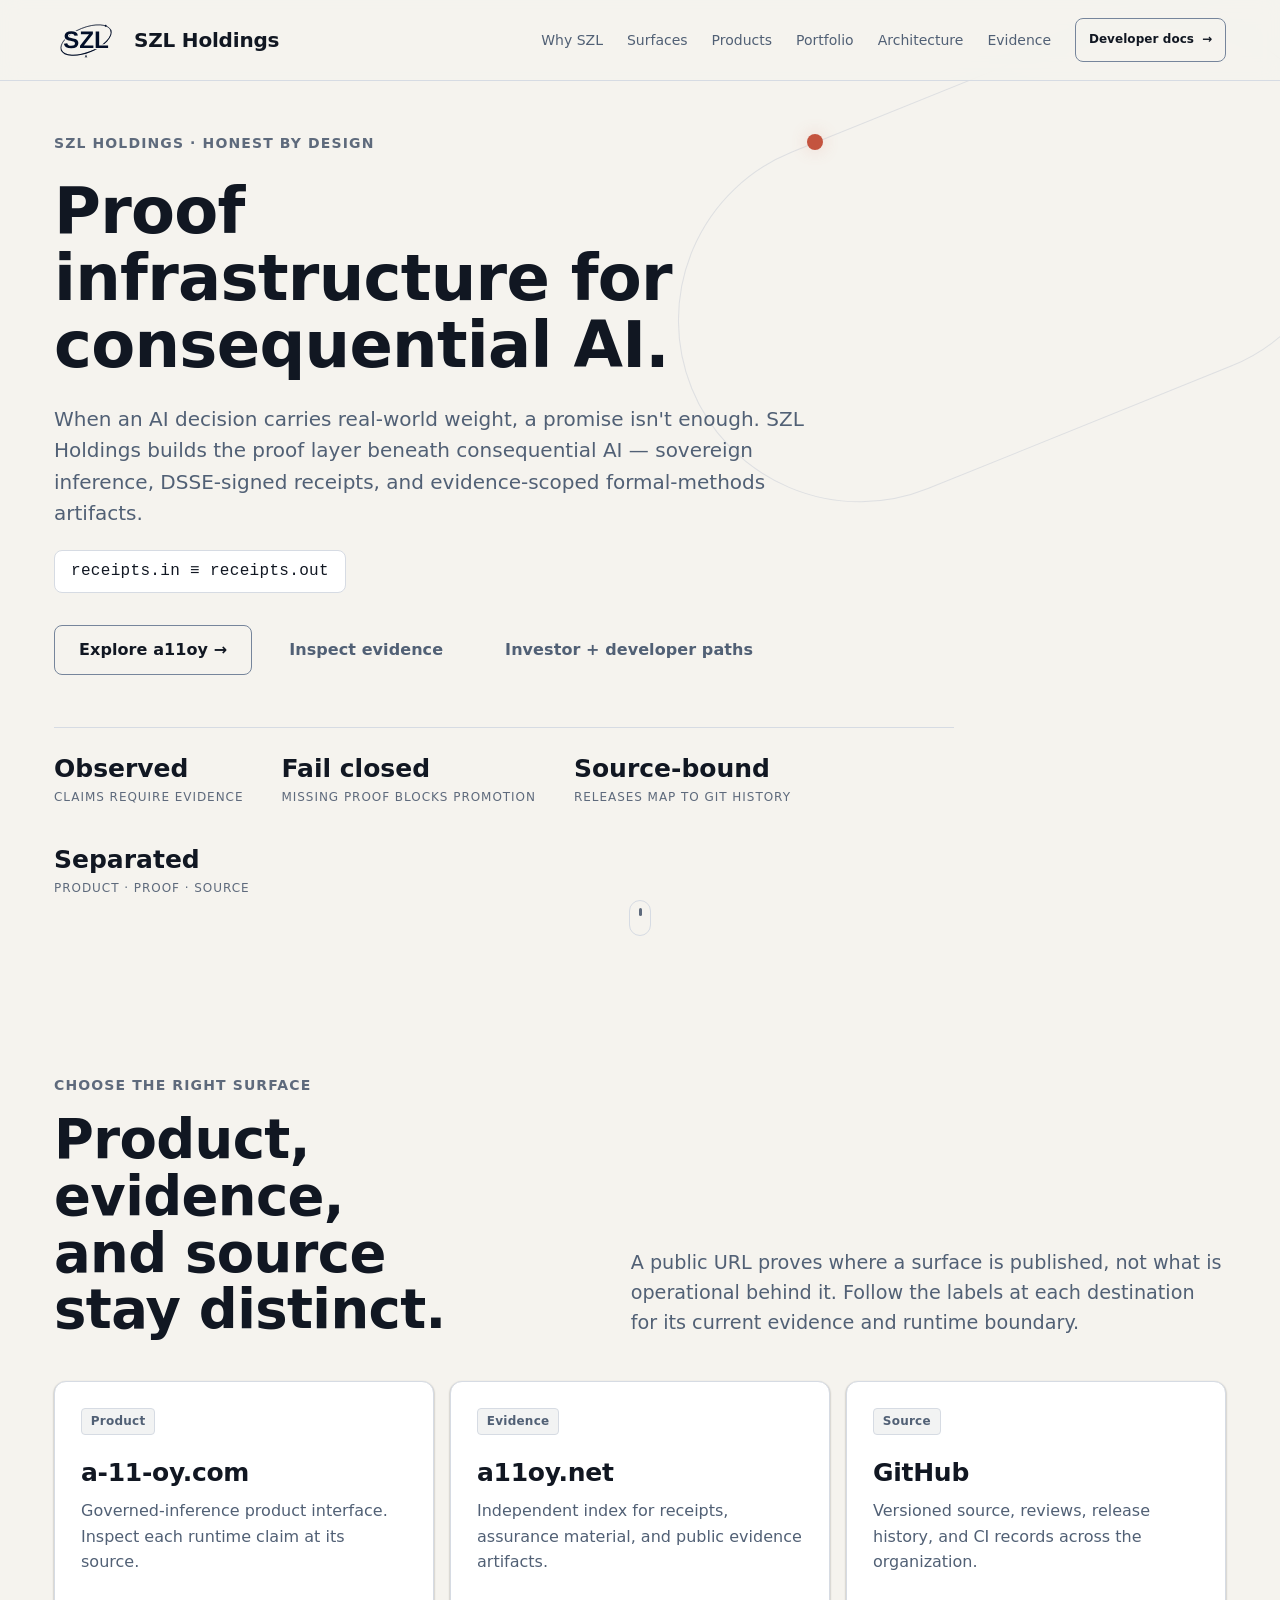
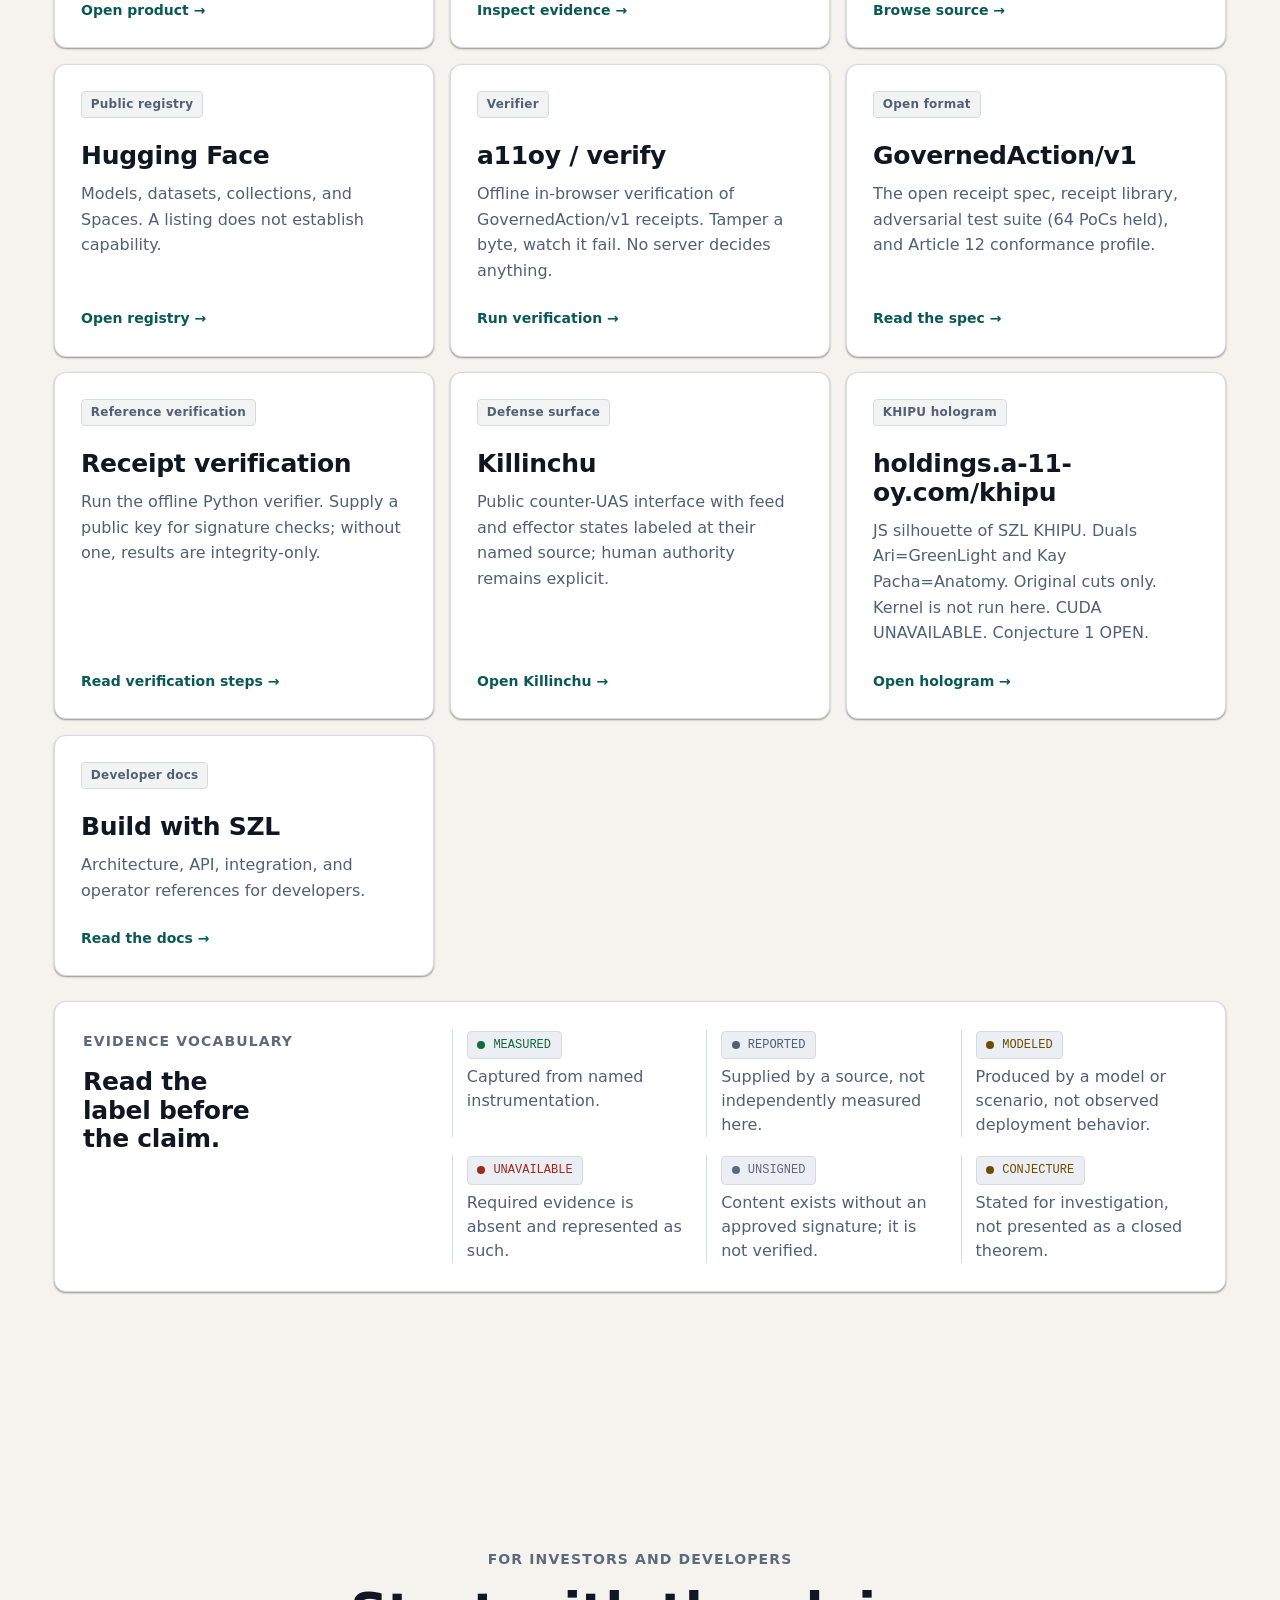
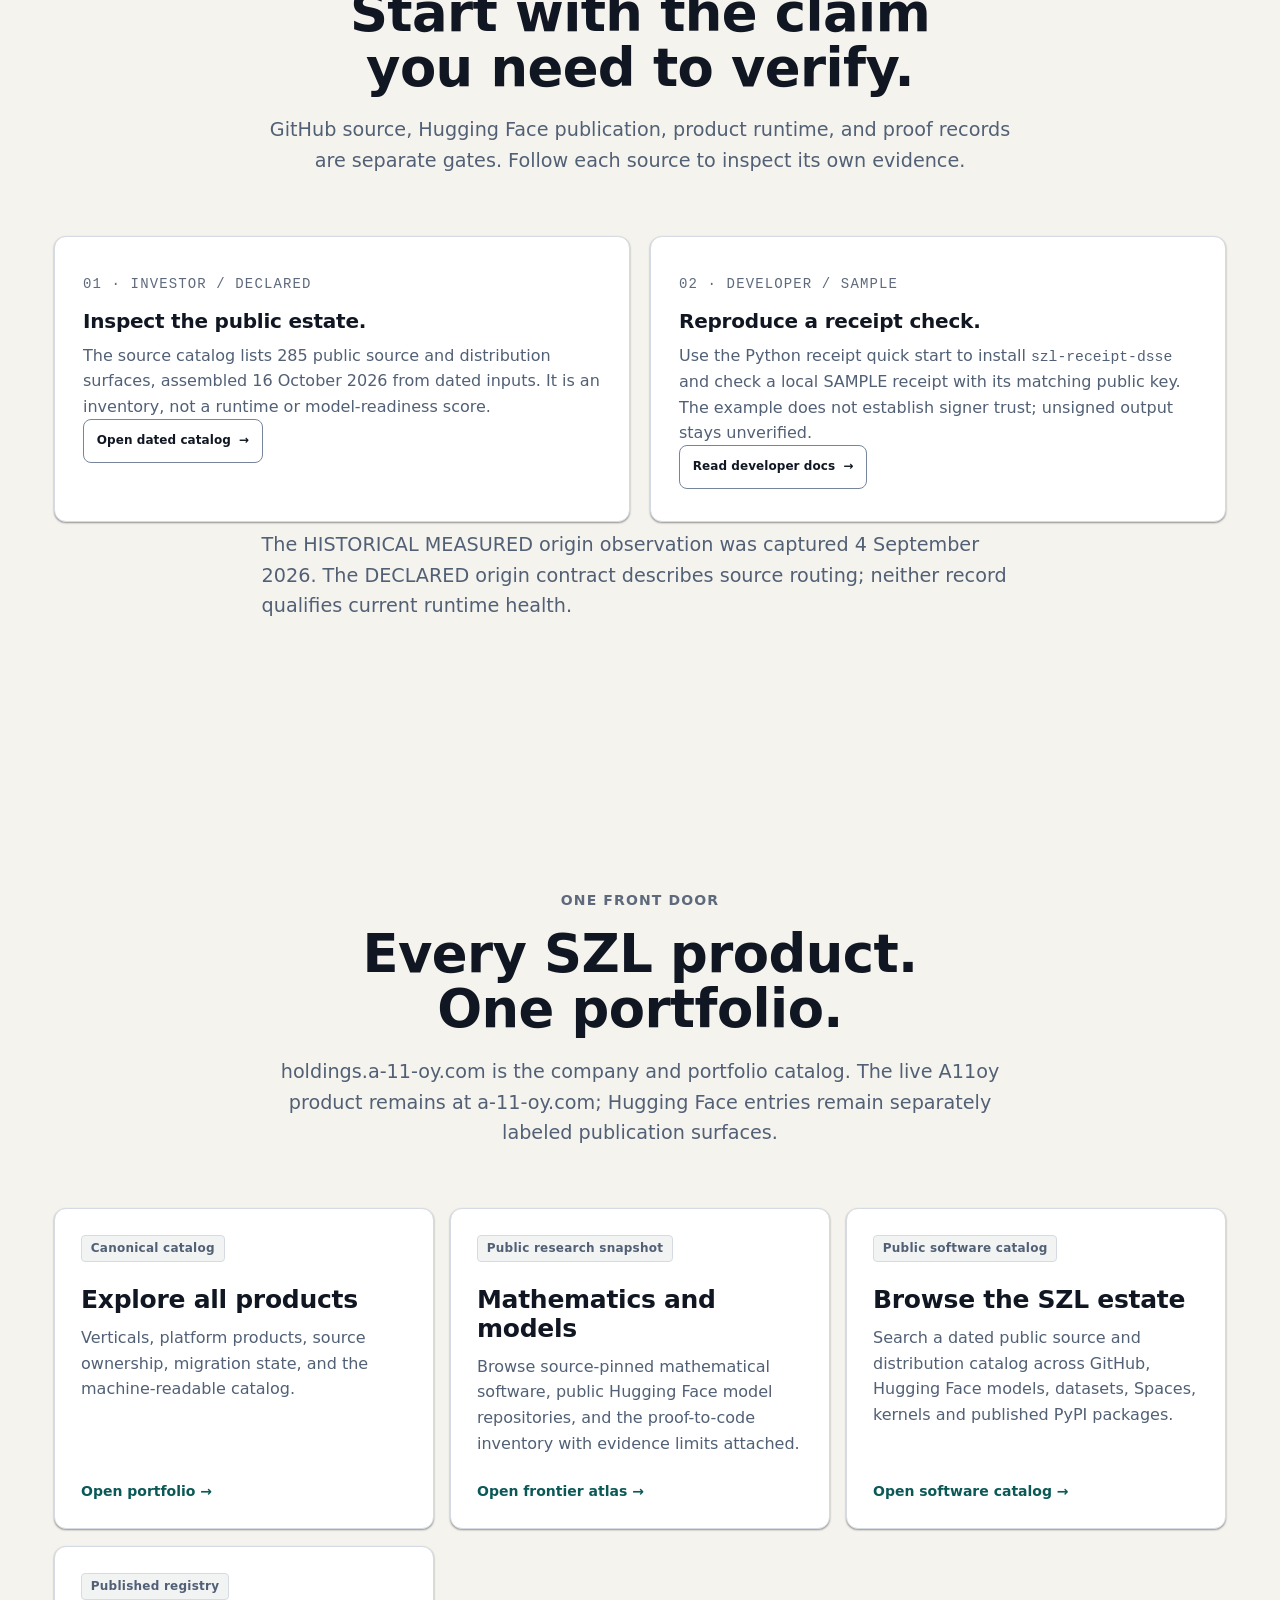
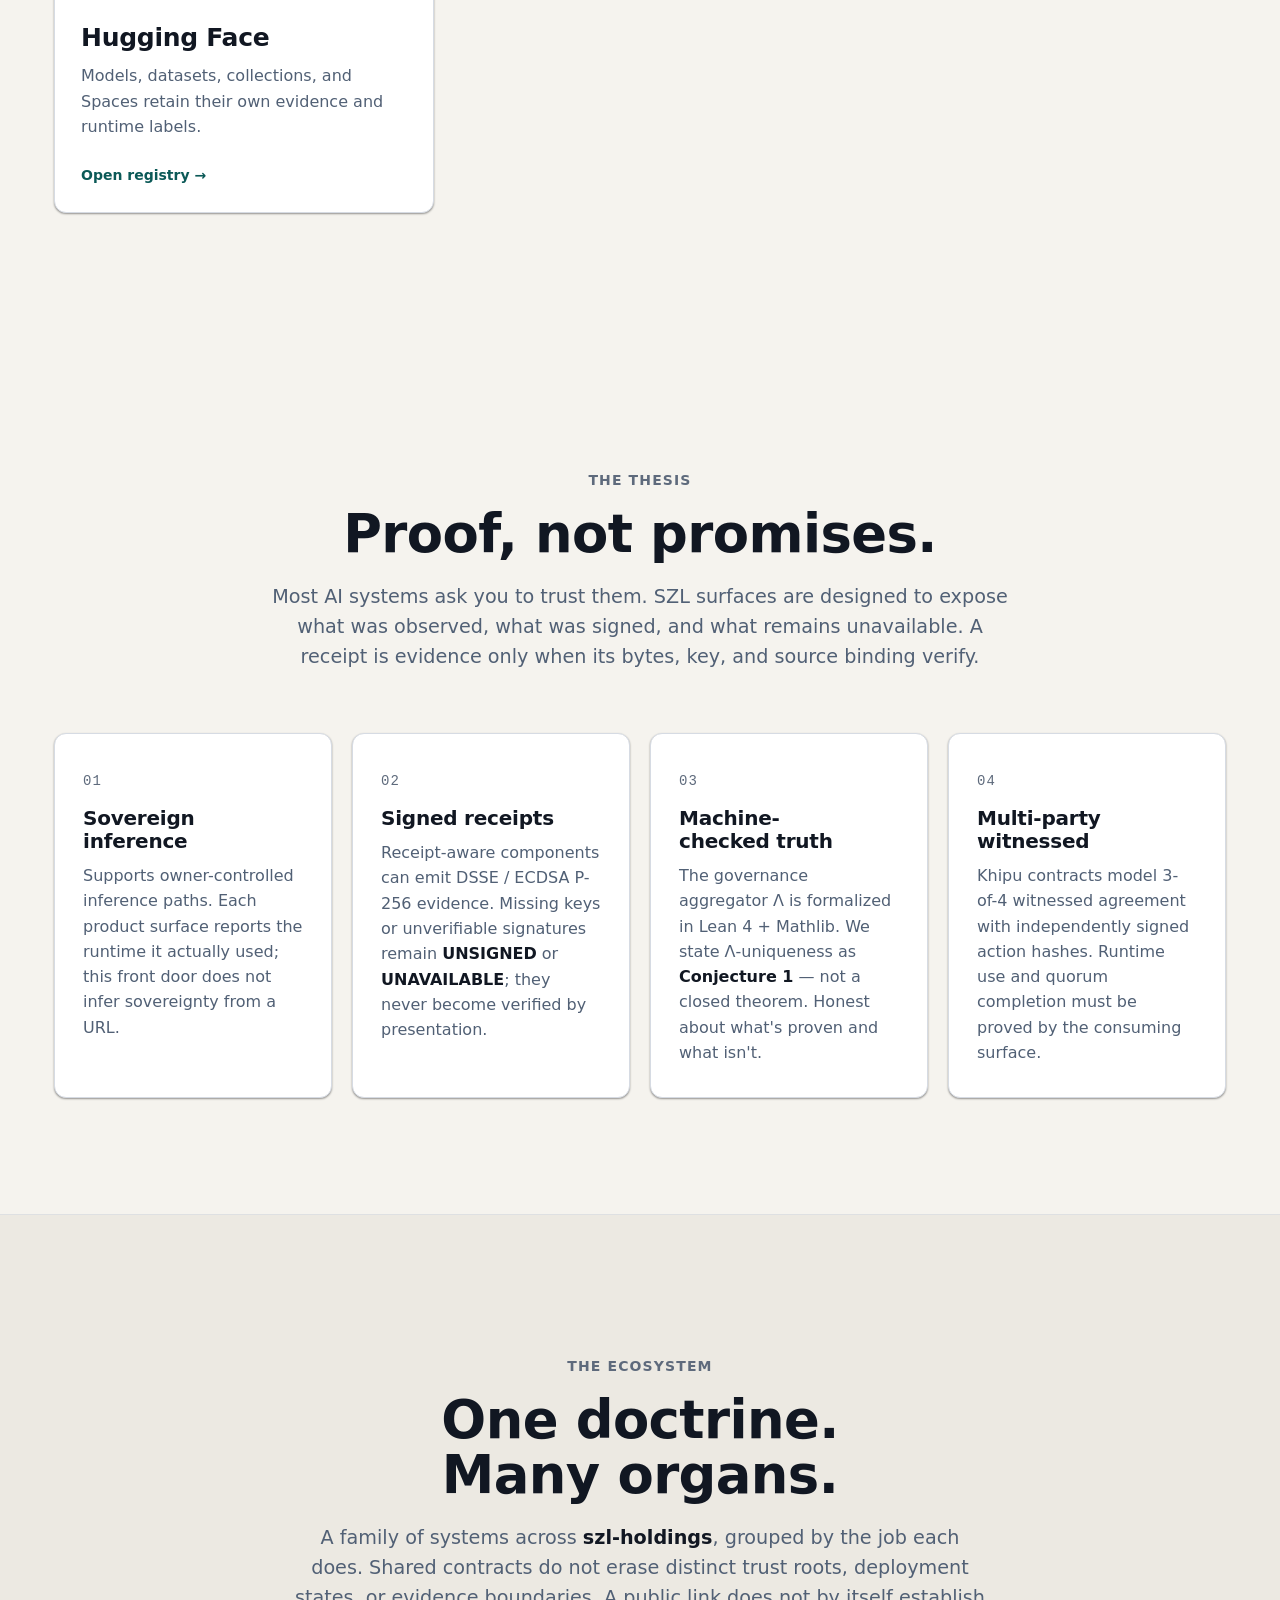
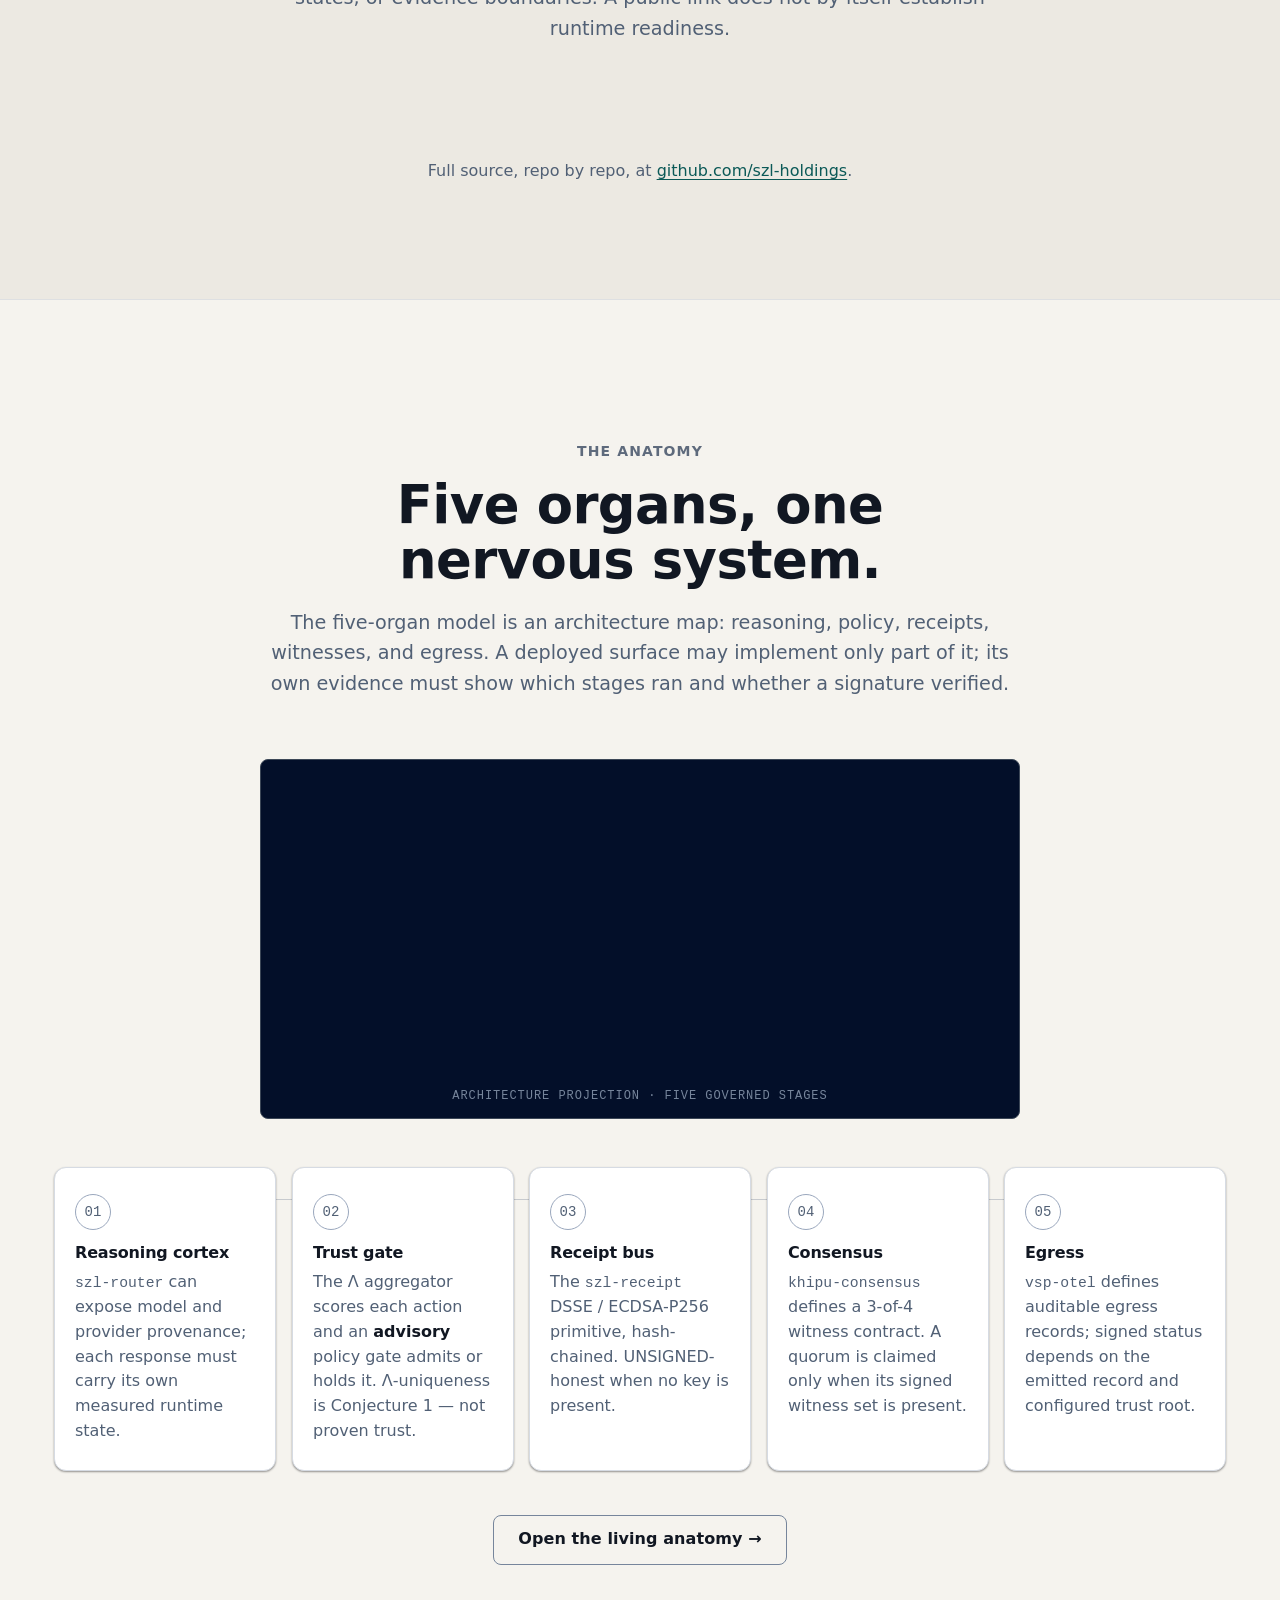
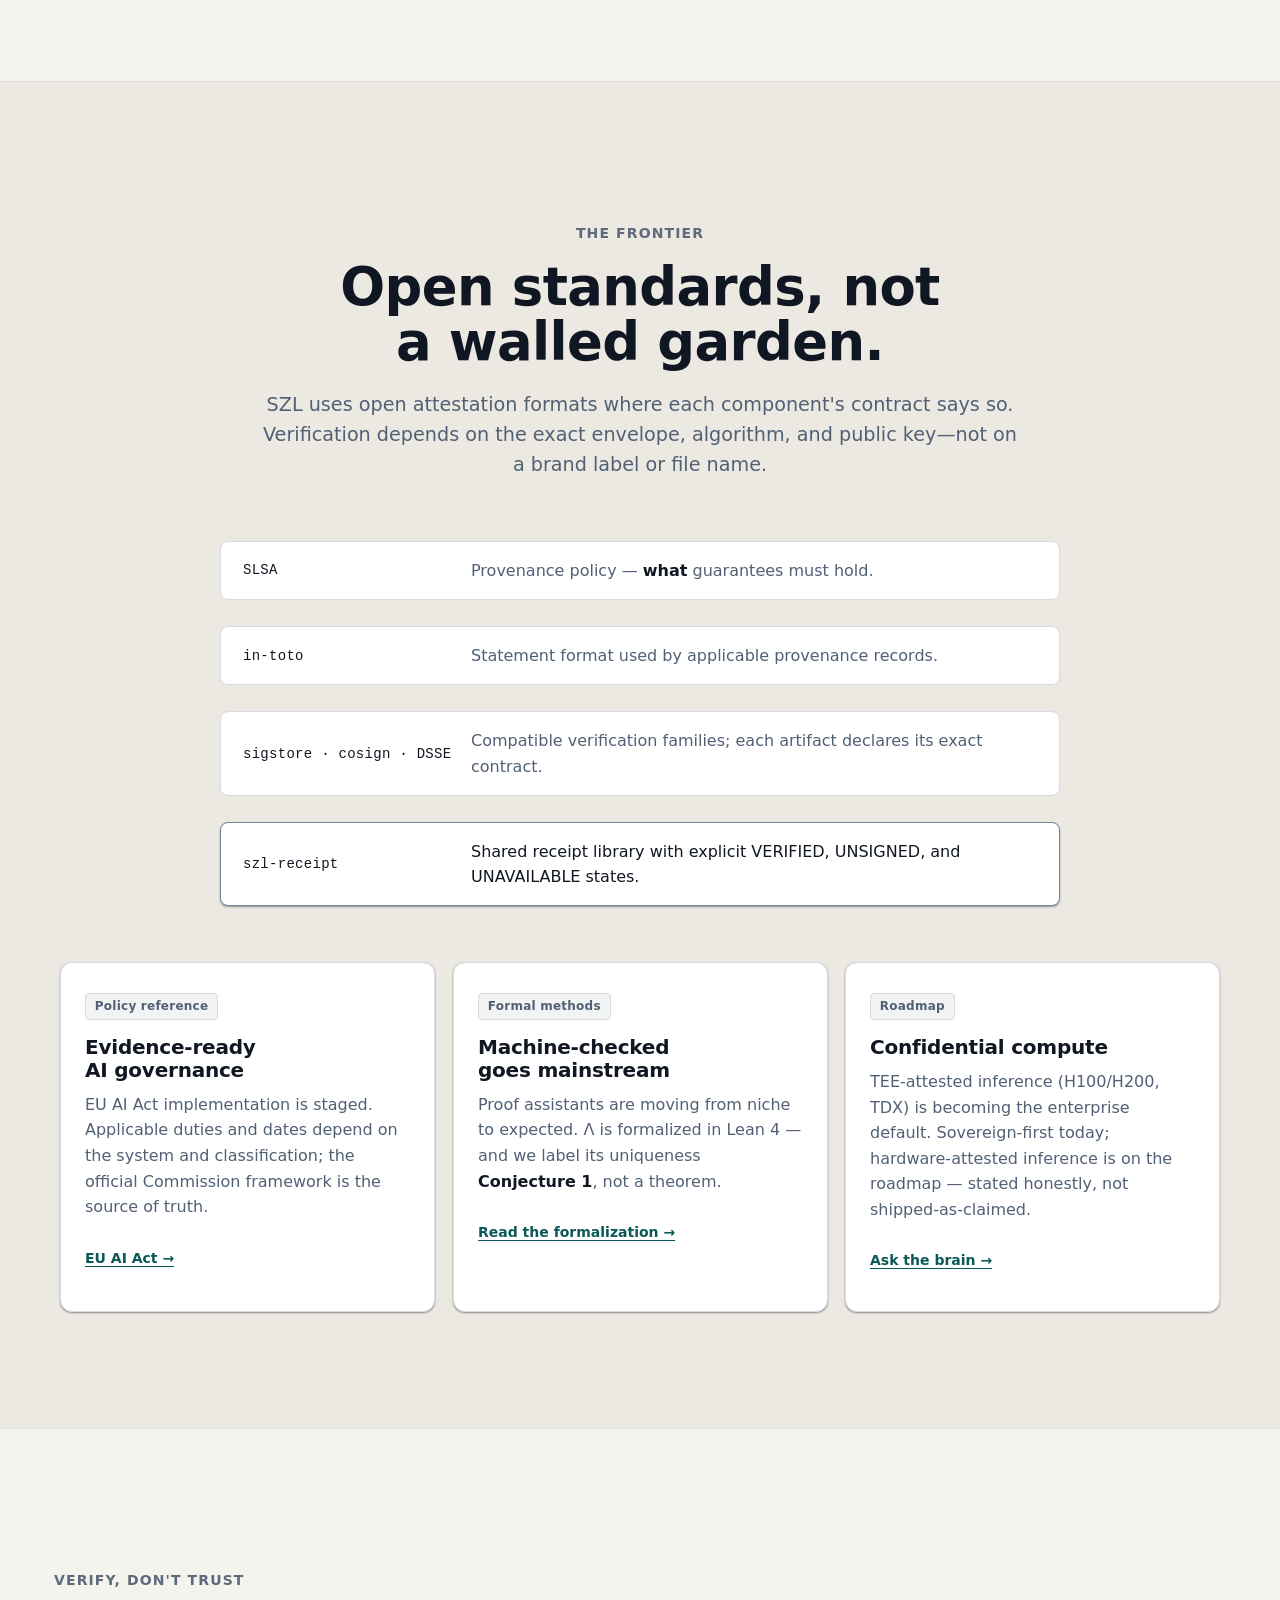
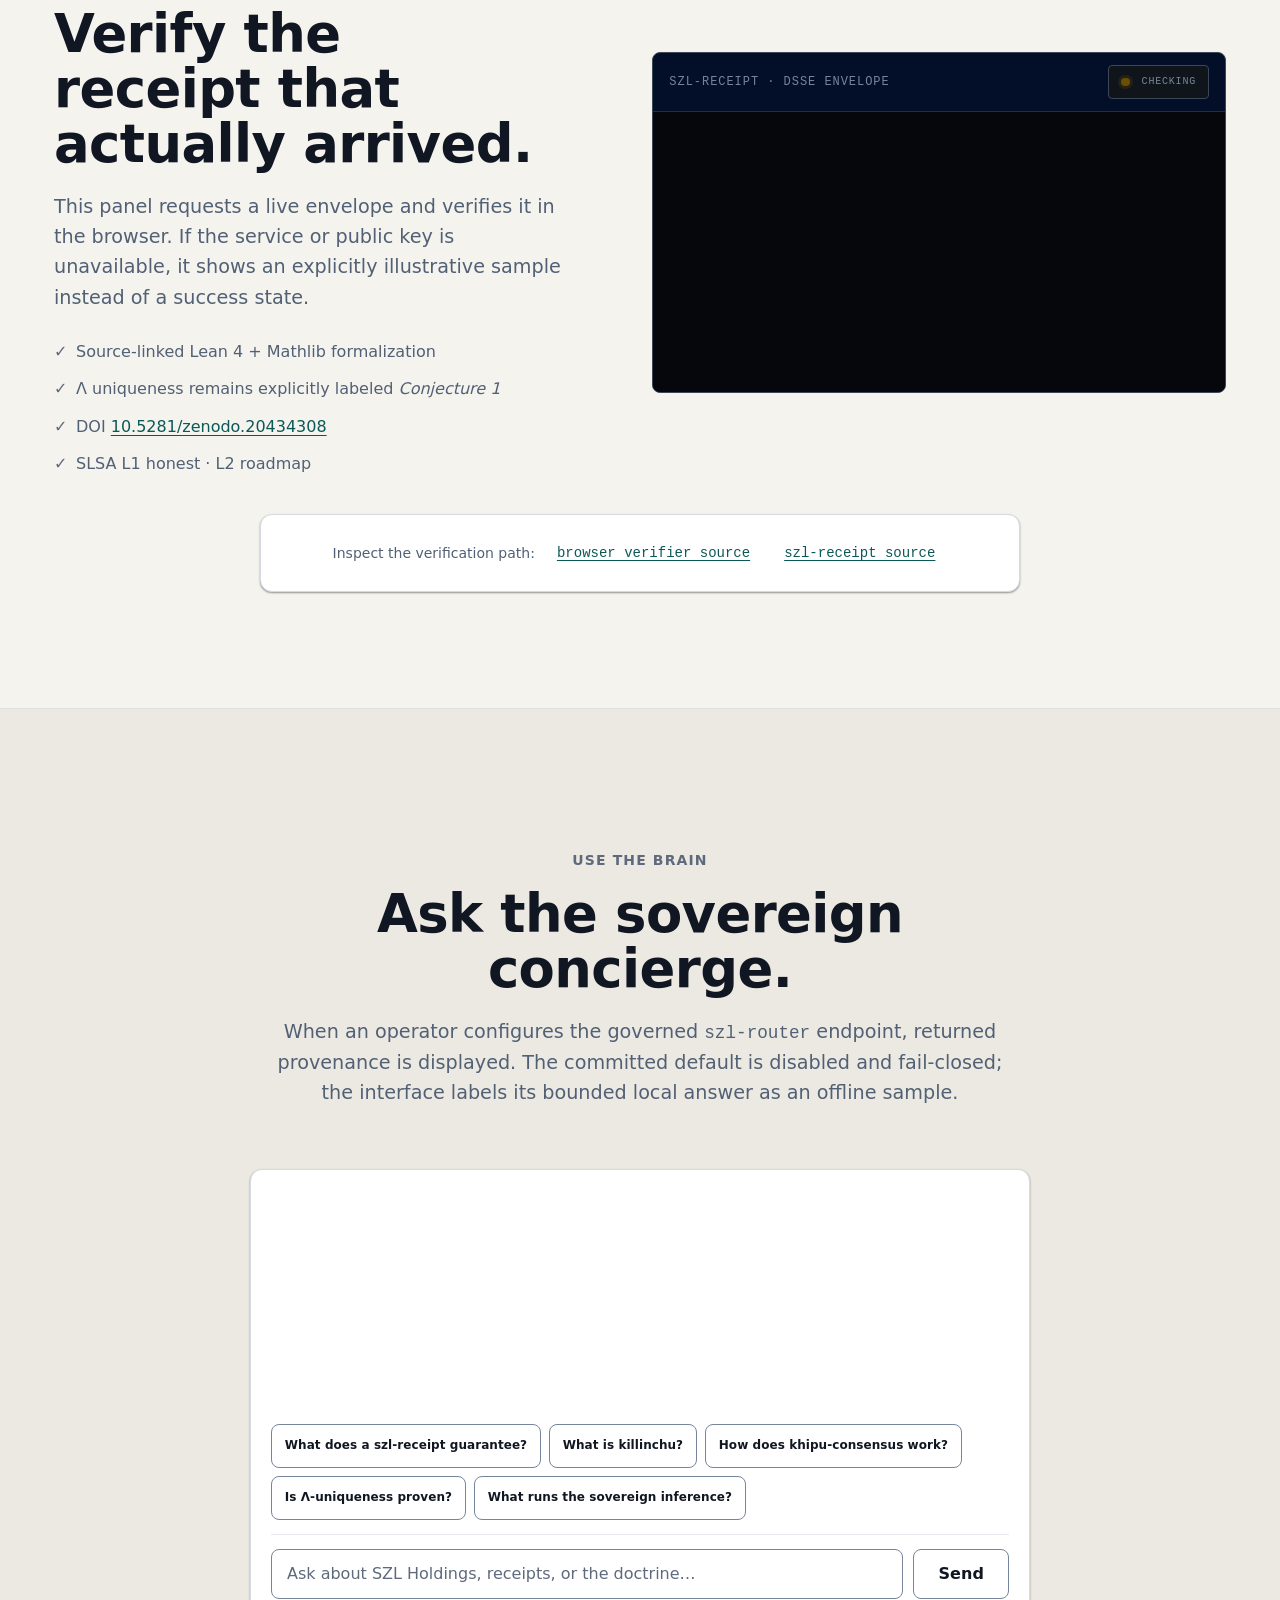
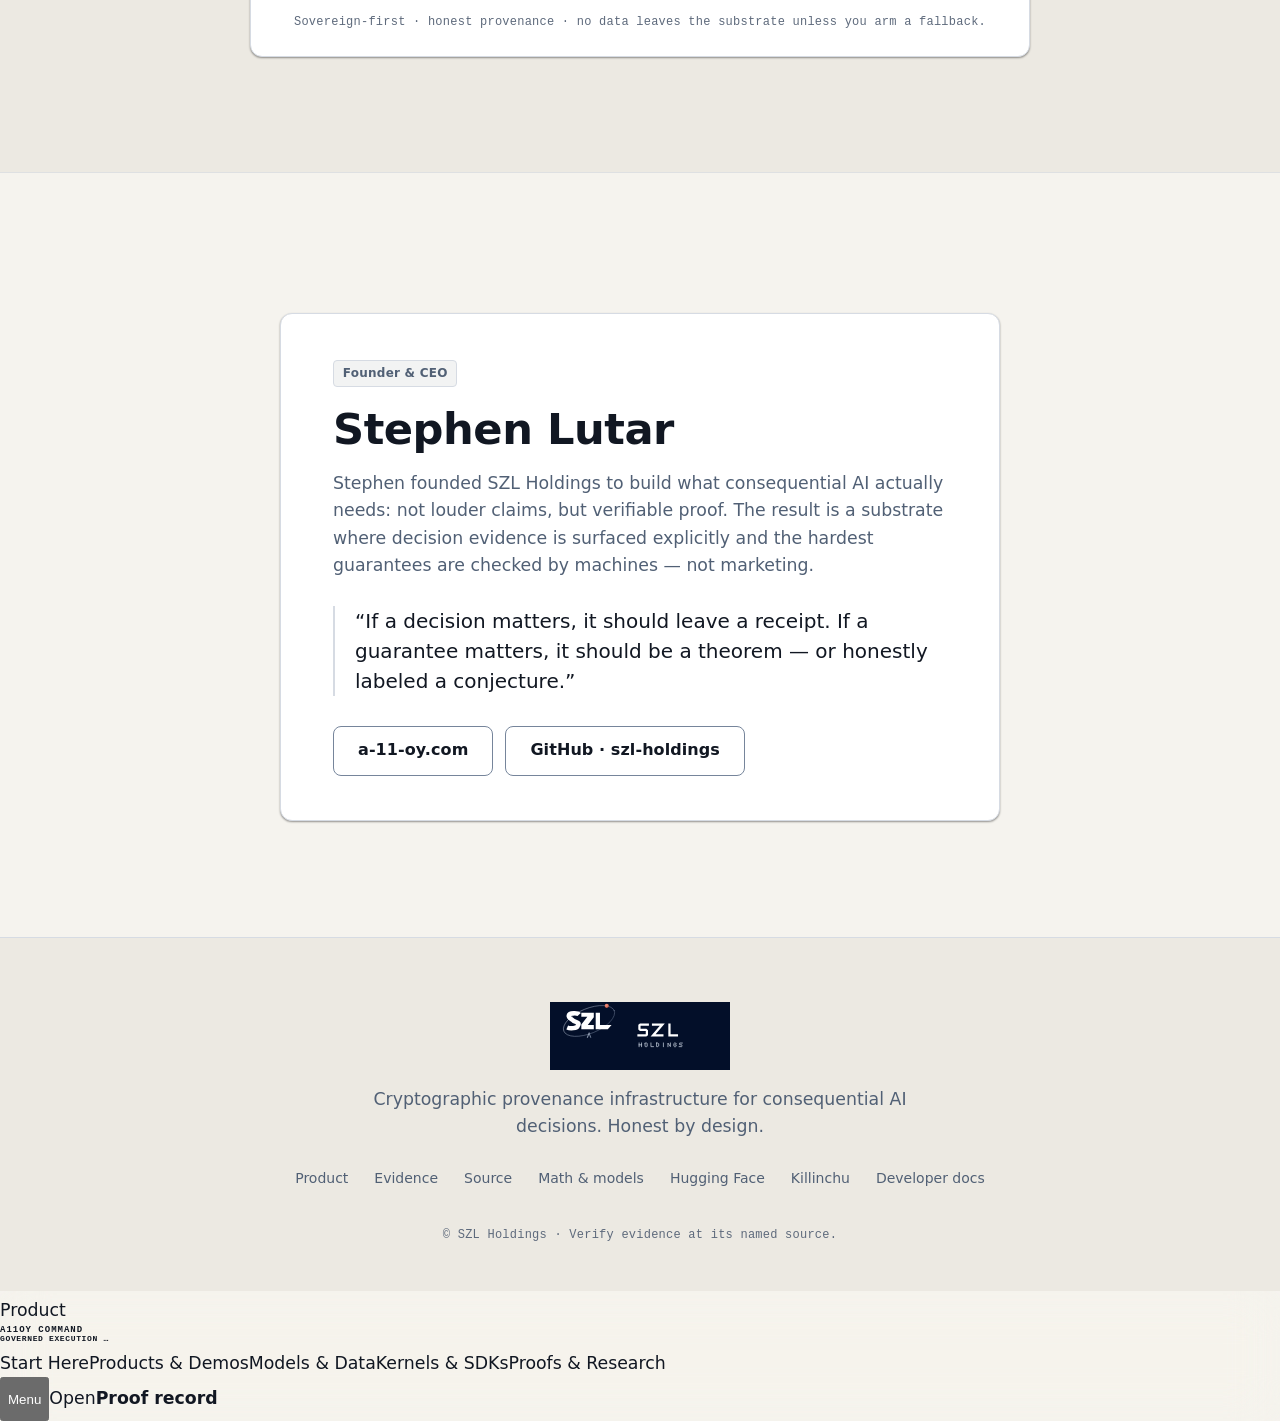
<file: index.html>
<!DOCTYPE html>
<html lang="en" data-surface="light">
<head>
  <meta charset="UTF-8" />
<!-- szl:browser-policy v1 -->
<meta http-equiv="Content-Security-Policy" content="default-src 'none'; base-uri 'none'; object-src 'none'; frame-src 'none'; worker-src 'none'; form-action 'none'; connect-src 'none'; script-src 'sha256-/rwqytGCEOW21uU2MH3e7oPPK5IZ6qQVfetP54Uqm24=' 'sha256-IUIKX7d8oLIS6STuJf0fn9mQvwtLEoU7EQumfcDwaw8=' 'sha256-JEedVR3zKnheKmln1mEecra/gKmZFNnEAi8PVvJt4pg=' 'sha256-gzDS0Zr1zm6+El2fWAHm/IIPS7rmofkN1bJJZYAXlco='; script-src-attr 'none'; style-src 'self' 'unsafe-inline'; img-src 'self'; font-src 'self'; media-src 'none'; manifest-src 'self'">
<meta name="referrer" content="no-referrer">
<!-- /szl:browser-policy -->
  <meta name="viewport" content="width=device-width, initial-scale=1.0" />
  <title>SZL Holdings — Proof infrastructure for consequential AI</title>
  <meta name="description" content="SZL Holdings builds the proof layer beneath consequential AI: sovereign inference, DSSE-signed receipts, and evidence-scoped formal-methods artifacts. Honest by design." />
  <meta name="theme-color" content="#f5f3ee" /><!-- --bg on the light surface (--color-paper-100); meta content cannot read CSS variables -->
  <meta name="author" content="SZL Holdings" />
  <meta name="robots" content="index, follow" />
  <link rel="canonical" href="https://holdings.a-11-oy.com/" />
  <link rel="icon" href="/assets/szl/logos/szl_favicon_32.png" sizes="32x32" type="image/png" />
  <link rel="icon" href="/assets/szl/logos/szl_favicon_square.svg" type="image/svg+xml" />
  <link rel="apple-touch-icon" href="/assets/szl/logos/szl_favicon_180.png" />
  <meta property="og:title" content="SZL Holdings — Proof infrastructure for consequential AI" />
  <meta property="og:description" content="Sovereign inference. DSSE-signed receipts. Machine-checked in Lean 4. receipts.in ≡ receipts.out." />
  <meta property="og:type" content="website" />
  <meta property="og:site_name" content="SZL Holdings" />
  <meta property="og:url" content="https://holdings.a-11-oy.com/" />
  <meta property="og:image" content="https://holdings.a-11-oy.com/assets/hero.png" />
  <meta property="og:image:alt" content="SZL Holdings orbit logo: the SZL monogram inside a tilted silver orbit with one coral node, on space navy" />
  <meta name="twitter:card" content="summary_large_image" />
  <meta name="twitter:title" content="SZL Holdings — Proof infrastructure for consequential AI" />
  <meta name="twitter:description" content="Sovereign inference. DSSE-signed receipts. Machine-checked in Lean 4. receipts.in ≡ receipts.out." />
  <meta name="twitter:image" content="https://holdings.a-11-oy.com/assets/hero.png" />
  <link rel="stylesheet" href="/assets/szl/szl-design-system.css" />
  <link rel="stylesheet" href="styles.css?v=16aacc267290" />
  <script type="application/ld+json">
  {
    "@context": "https://schema.org",
    "@graph": [
      {
        "@type": "Organization",
        "@id": "https://holdings.a-11-oy.com/#org",
        "name": "SZL Holdings",
        "url": "https://holdings.a-11-oy.com/",
        "description": "Cryptographic provenance infrastructure for consequential AI decisions — sovereign inference, DSSE-signed receipts, and evidence-scoped formal-methods artifacts.",
        "founder": { "@type": "Person", "name": "Stephen Lutar" },
        "sameAs": ["https://github.com/szl-holdings", "https://a-11-oy.com", "https://a11oy.net", "https://huggingface.co/SZLHOLDINGS"]
      },
      {
        "@type": "WebSite",
        "@id": "https://holdings.a-11-oy.com/#site",
        "url": "https://holdings.a-11-oy.com/",
        "name": "SZL Holdings",
        "publisher": { "@id": "https://holdings.a-11-oy.com/#org" }
      }
    ]
  }
  </script>
  <link rel="stylesheet" href="/assets/szl-responsive-apex-v3.css" data-szl-responsive-apex-v3="style" />
  <!-- SZL-PRODUCT-FRONTDOOR-ASSETS-V2:START -->
<link rel="stylesheet" href="/assets/szl-spectral-v2.css" data-szl-product-asset="spectral-v2" />
<script src="/assets/szl-flow-v2.js" defer data-szl-product-asset="flow-v2" integrity="sha256-JEedVR3zKnheKmln1mEecra/gKmZFNnEAi8PVvJt4pg="></script>
<!-- SZL-PRODUCT-FRONTDOOR-ASSETS-V2:END -->
</head>
<body>
  <a class="skip-link" href="#main-content">Skip to main content</a>

  <header class="nav site-nav" id="nav">
    <a class="nav__brand" href="#main-content" aria-label="SZL Holdings home">
      <img src="/assets/szl/logos/szl-orbit-mono-navy.svg" alt="" width="64" height="64" />
      <span>SZL Holdings</span>
    </a>
    <nav class="nav__links nav-links" id="primaryNavigation" aria-label="Primary navigation">
      <a class="nav__link" href="#thesis">Why SZL</a>
      <a class="nav__link" href="#front-door">Surfaces</a>
      <a class="nav__link" href="/products/">Products</a>
      <a class="nav__link" href="#ecosystem">Portfolio</a>
      <a class="nav__link" href="#anatomy">Architecture</a>
      <a class="nav__link" href="#proof">Evidence</a>
      <a class="btn btn-secondary btn-sm nav-cta" href="https://holdings.a-11-oy.com/docs-site/">Developer docs <span aria-hidden="true">→</span></a>
    </nav>
    <button class="nav-toggle" id="navToggle" type="button" aria-label="Open navigation" aria-controls="primaryNavigation" aria-expanded="false">
      <span aria-hidden="true"></span><span aria-hidden="true"></span><span aria-hidden="true"></span>
    </button>
  </header>

  <main id="main-content" tabindex="-1">
    <!-- HERO -->
    <section class="hero" id="hero">
      <div class="hero__orbit" aria-hidden="true"><span class="hero__node"></span></div>
      <div class="hero-inner">
        <p class="eyebrow reveal">SZL HOLDINGS · HONEST BY DESIGN</p>
        <h1 class="hero__title hero-title reveal">
          Proof infrastructure for consequential AI.
        </h1>
        <p class="hero__sub hero-sub reveal">
          When an AI decision carries real-world weight, a promise isn't enough. SZL Holdings builds
          the proof layer beneath consequential AI — sovereign inference, DSSE-signed receipts, and
          evidence-scoped formal-methods artifacts.
        </p>
        <p class="hero-eq reveal"><code>receipts.in&nbsp;≡&nbsp;receipts.out</code></p>
        <div class="hero-cta reveal">
          <a class="btn btn-secondary btn-lg" href="https://a-11-oy.com" target="_blank" rel="noopener">Explore a11oy →</a>
          <a class="btn btn-ghost btn-lg" href="https://a11oy.net" target="_blank" rel="noopener">Inspect evidence</a>
          <a class="btn btn-ghost btn-lg" href="#start-here">Investor + developer paths</a>
        </div>
        <ul class="hero-stats reveal" aria-label="Operating principles">
          <li class="metric"><b class="metric__value">Observed</b><span class="metric__label">claims require evidence</span></li>
          <li class="metric"><b class="metric__value">Fail closed</b><span class="metric__label">missing proof blocks promotion</span></li>
          <li class="metric"><b class="metric__value">Source-bound</b><span class="metric__label">releases map to Git history</span></li>
          <li class="metric"><b class="metric__value">Separated</b><span class="metric__label">product · proof · source</span></li>
        </ul>
      </div>
      <a class="scroll-hint" href="#thesis" aria-label="Scroll to thesis">
        <span></span>
      </a>
    </section>

    <!-- FRONT DOOR -->
    <section class="section front-door" id="front-door" aria-labelledby="front-door-title">
      <div class="front-door-head reveal">
        <div>
          <p class="eyebrow kicker">Choose the right surface</p>
          <h2 id="front-door-title">Product, evidence, and source stay distinct.</h2>
        </div>
        <p class="lede">
          A public URL proves where a surface is published, not what is operational behind it.
          Follow the labels at each destination for its current evidence and runtime boundary.
        </p>
      </div>

      <div class="surface-grid" aria-label="SZL public surfaces">
        <a class="surface-card card reveal" href="https://a-11-oy.com" target="_blank" rel="noopener">
          <span class="badge surface-label">Product</span>
          <strong>a-11-oy.com</strong>
          <span>Governed-inference product interface. Inspect each runtime claim at its source.</span>
          <b aria-hidden="true">Open product &rarr;</b>
        </a>
        <a class="surface-card card reveal" href="https://a11oy.net" target="_blank" rel="noopener">
          <span class="badge surface-label">Evidence</span>
          <strong>a11oy.net</strong>
          <span>Independent index for receipts, assurance material, and public evidence artifacts.</span>
          <b aria-hidden="true">Inspect evidence &rarr;</b>
        </a>
        <a class="surface-card card reveal" href="https://github.com/szl-holdings" target="_blank" rel="noopener">
          <span class="badge surface-label">Source</span>
          <strong>GitHub</strong>
          <span>Versioned source, reviews, release history, and CI records across the organization.</span>
          <b aria-hidden="true">Browse source &rarr;</b>
        </a>
        <a class="surface-card card reveal" href="https://huggingface.co/SZLHOLDINGS" target="_blank" rel="noopener">
          <span class="badge surface-label">Public registry</span>
          <strong>Hugging Face</strong>
          <span>Models, datasets, collections, and Spaces. A listing does not establish capability.</span>
          <b aria-hidden="true">Open registry &rarr;</b>
        </a>
        <a class="surface-card card reveal" href="https://a11oy-verify.pplx.app" target="_blank" rel="noopener">
          <span class="badge surface-label">Verifier</span>
          <strong>a11oy / verify</strong>
          <span>Offline in-browser verification of GovernedAction/v1 receipts. Tamper a byte, watch it fail. No server decides anything.</span>
          <b aria-hidden="true">Run verification &rarr;</b>
        </a>
        <a class="surface-card card reveal" href="https://github.com/szl-holdings/governance-as-code" target="_blank" rel="noopener">
          <span class="badge surface-label">Open format</span>
          <strong>GovernedAction/v1</strong>
          <span>The open receipt spec, receipt library, adversarial test suite (64 PoCs held), and Article 12 conformance profile.</span>
          <b aria-hidden="true">Read the spec &rarr;</b>
        </a>
        <a class="surface-card card reveal" href="https://github.com/szl-holdings/governed-receipt-spec#verify-in-one-command" target="_blank" rel="noopener">
          <span class="badge surface-label">Reference verification</span>
          <strong>Receipt verification</strong>
          <span>Run the offline Python verifier. Supply a public key for signature checks; without one, results are integrity-only.</span>
          <b aria-hidden="true">Read verification steps &rarr;</b>
        </a>
        <a class="surface-card card reveal" href="https://szlholdings-killinchu.hf.space/elite" target="_blank" rel="noopener">
          <span class="badge surface-label">Defense surface</span>
          <strong>Killinchu</strong>
          <span>Public counter-UAS interface with feed and effector states labeled at their named source; human authority remains explicit.</span>
          <b aria-hidden="true">Open Killinchu &rarr;</b>
        </a>
        <a class="surface-card card reveal" href="https://holdings.a-11-oy.com/khipu/">
          <span class="badge surface-label">KHIPU hologram</span>
          <strong>holdings.a-11-oy.com/khipu</strong>
          <span>JS silhouette of SZL KHIPU. Duals Ari=GreenLight and Kay Pacha=Anatomy. Original cuts only. Kernel is not run here. CUDA UNAVAILABLE. Conjecture 1 OPEN.</span>
          <b aria-hidden="true">Open hologram &rarr;</b>
        </a>
        <a class="surface-card card reveal" href="https://holdings.a-11-oy.com/docs-site/">
          <span class="badge surface-label">Developer docs</span>
          <strong>Build with SZL</strong>
          <span>Architecture, API, integration, and operator references for developers.</span>
          <b aria-hidden="true">Read the docs &rarr;</b>
        </a>
      </div>

      <div class="status-key card reveal" aria-labelledby="status-key-title">
        <div class="status-key-intro">
          <p class="eyebrow kicker">Evidence vocabulary</p>
          <h3 id="status-key-title">Read the label before the claim.</h3>
        </div>
        <dl>
          <div><dt><span class="chip chip-live">MEASURED</span></dt><dd>Captured from named instrumentation.</dd></div>
          <div><dt><span class="chip">REPORTED</span></dt><dd>Supplied by a source, not independently measured here.</dd></div>
          <div><dt><span class="chip chip-simulated">MODELED</span></dt><dd>Produced by a model or scenario, not observed deployment behavior.</dd></div>
          <div><dt><span class="chip chip-unavailable">UNAVAILABLE</span></dt><dd>Required evidence is absent and represented as such.</dd></div>
          <div><dt><span class="chip chip-sample">UNSIGNED</span></dt><dd>Content exists without an approved signature; it is not verified.</dd></div>
          <div><dt><span class="chip chip-conjecture">CONJECTURE</span></dt><dd>Stated for investigation, not presented as a closed theorem.</dd></div>
        </dl>
      </div>
    </section>

    <!-- INVESTOR + DEVELOPER PATHS -->
    <section class="section" id="start-here" aria-labelledby="start-here-title">
      <div class="section-head reveal">
        <p class="eyebrow kicker">For investors and developers</p>
        <h2 id="start-here-title">Start with the claim you need to verify.</h2>
        <p class="lede">GitHub source, Hugging Face publication, product runtime, and proof records are separate gates. Follow each source to inspect its own evidence.</p>
      </div>
      <div class="pillars" aria-label="Investor and developer starting points">
        <article class="pillar card reveal">
          <span class="pillar-no">01 · INVESTOR / DECLARED</span>
          <h3>Inspect the public estate.</h3>
          <p>The source catalog lists 285 public source and distribution surfaces, assembled <time datetime="2026-10-16">16 October 2026</time> from dated inputs. It is an inventory, not a runtime or model-readiness score.</p>
          <a class="btn btn-secondary btn-sm" href="/estate/">Open dated catalog <span aria-hidden="true">→</span></a>
        </article>
        <article class="pillar card reveal">
          <span class="pillar-no">02 · DEVELOPER / SAMPLE</span>
          <h3>Reproduce a receipt check.</h3>
          <p>Use the <a href="https://github.com/szl-holdings/szl-receipt#quick-start" target="_blank" rel="noopener">Python receipt quick start</a> to install <code>szl-receipt-dsse</code> and check a local SAMPLE receipt with its matching public key. The example does not establish signer trust; unsigned output stays unverified.</p>
          <a class="btn btn-secondary btn-sm" href="https://holdings.a-11-oy.com/docs-site/">Read developer docs <span aria-hidden="true">→</span></a>
        </article>
      </div>
      <p class="lede">The <a href="/origin-status.json">HISTORICAL MEASURED origin observation</a> was captured <time datetime="2026-09-04">4 September 2026</time>. The <a href="/origin-authority.json">DECLARED origin contract</a> describes source routing; neither record qualifies current runtime health.</p>
    </section>

    <!-- CANONICAL PRODUCT PORTFOLIO -->
    <section class="section" id="products" aria-labelledby="products-title">
      <div class="section-head reveal">
        <p class="eyebrow kicker">One front door</p>
        <h2 id="products-title">Every SZL product. One portfolio.</h2>
        <p class="lede">holdings.a-11-oy.com is the company and portfolio catalog. The live A11oy product remains at a-11-oy.com; Hugging Face entries remain separately labeled publication surfaces.</p>
      </div>
      <div class="surface-grid" aria-label="Product portfolio entry points">
        <a class="surface-card card reveal" href="/products/"><span class="badge surface-label">Canonical catalog</span><strong>Explore all products</strong><span>Verticals, platform products, source ownership, migration state, and the machine-readable catalog.</span><b aria-hidden="true">Open portfolio &rarr;</b></a>
        <a class="surface-card card reveal" href="/frontier/"><span class="badge surface-label">Public research snapshot</span><strong>Mathematics and models</strong><span>Browse source-pinned mathematical software, public Hugging Face model repositories, and the proof-to-code inventory with evidence limits attached.</span><b aria-hidden="true">Open frontier atlas &rarr;</b></a>
        <a class="surface-card card reveal" href="/estate/"><span class="badge surface-label">Public software catalog</span><strong>Browse the SZL estate</strong><span>Search a dated public source and distribution catalog across GitHub, Hugging Face models, datasets, Spaces, kernels and published PyPI packages.</span><b aria-hidden="true">Open software catalog &rarr;</b></a>
        <a class="surface-card card reveal" href="https://huggingface.co/SZLHOLDINGS" target="_blank" rel="noopener"><span class="badge surface-label">Published registry</span><strong>Hugging Face</strong><span>Models, datasets, collections, and Spaces retain their own evidence and runtime labels.</span><b aria-hidden="true">Open registry &rarr;</b></a>
      </div>
    </section>

    <!-- THESIS -->
    <section class="section" id="thesis">
      <div class="section-head reveal">
        <p class="eyebrow kicker">The thesis</p>
        <h2>Proof, not promises.</h2>
        <p class="lede">
          Most AI systems ask you to trust them. SZL surfaces are designed to expose what was
          observed, what was signed, and what remains unavailable. A receipt is evidence only when
          its bytes, key, and source binding verify.
        </p>
      </div>
      <div class="pillars">
        <article class="pillar card reveal">
          <span class="pillar-no">01</span>
          <h3>Sovereign inference</h3>
          <p>
            Supports owner-controlled inference paths. Each product surface reports the runtime it
            actually used; this front door does not infer sovereignty from a URL.
          </p>
        </article>
        <article class="pillar card reveal">
          <span class="pillar-no">02</span>
          <h3>Signed receipts</h3>
          <p>
            Receipt-aware components can emit DSSE / ECDSA&nbsp;P-256 evidence. Missing keys or
            unverifiable signatures remain <span class="hl">UNSIGNED</span> or
            <span class="hl">UNAVAILABLE</span>; they never become verified by presentation.
          </p>
        </article>
        <article class="pillar card reveal">
          <span class="pillar-no">03</span>
          <h3>Machine-checked truth</h3>
          <p>
            The governance aggregator Λ is formalized in Lean&nbsp;4 + Mathlib. We state Λ-uniqueness
            as <span class="hl">Conjecture&nbsp;1</span> — not a closed theorem. Honest about what's
            proven and what isn't.
          </p>
        </article>
        <article class="pillar card reveal">
          <span class="pillar-no">04</span>
          <h3>Multi-party witnessed</h3>
          <p>
            Khipu contracts model 3-of-4 witnessed agreement with independently signed action
            hashes. Runtime use and quorum completion must be proved by the consuming surface.
          </p>
        </article>
      </div>
    </section>

    <!-- ECOSYSTEM -->
    <section class="section section-alt" id="ecosystem">
      <div class="section-head reveal">
        <p class="eyebrow kicker">The ecosystem</p>
        <h2>One doctrine. Many organs.</h2>
        <p class="lede">
          A family of systems across <span class="hl">szl-holdings</span>, grouped by the job each
          does. Shared contracts do not erase distinct trust roots, deployment states, or evidence
          boundaries. A public link does not by itself establish runtime readiness.
        </p>
      </div>
      <div class="eco" id="ecosystemGroups"><!-- groups injected by app.js --></div>
      <p class="eco-foot reveal">Full source, repo by repo, at <a href="https://github.com/szl-holdings" target="_blank" rel="noopener">github.com/szl-holdings</a>.</p>
    </section>

    <!-- ANATOMY -->
    <section class="section" id="anatomy">
      <div class="section-head reveal">
        <p class="eyebrow kicker">The anatomy</p>
        <h2>Five organs, one nervous system.</h2>
        <p class="lede">
          The five-organ model is an architecture map: reasoning, policy, receipts, witnesses, and
          egress. A deployed surface may implement only part of it; its own evidence must show which
          stages ran and whether a signature verified.
        </p>
      </div>
      <div class="holo is-dark reveal" aria-hidden="true">
        <canvas id="holoCanvas"></canvas>
        <span class="holo-cap">architecture projection · five governed stages</span>
      </div>
      <ol class="organs" aria-label="The five organs of governed agent change management">
        <li class="organ card reveal" data-d="1">
          <span class="organ-no">01</span>
          <h3>Reasoning cortex</h3>
          <p><code>szl-router</code> can expose model and provider provenance; each response must carry its own measured runtime state.</p>
        </li>
        <li class="organ card reveal" data-d="2">
          <span class="organ-no">02</span>
          <h3>Trust gate</h3>
          <p>The Λ aggregator scores each action and an <em>advisory</em> policy gate admits or holds it. Λ-uniqueness is Conjecture 1 — not proven trust.</p>
        </li>
        <li class="organ card reveal" data-d="3">
          <span class="organ-no">03</span>
          <h3>Receipt bus</h3>
          <p>The <code>szl-receipt</code> DSSE / ECDSA-P256 primitive, hash-chained. UNSIGNED-honest when no key is present.</p>
        </li>
        <li class="organ card reveal" data-d="4">
          <span class="organ-no">04</span>
          <h3>Consensus</h3>
          <p><code>khipu-consensus</code> defines a 3-of-4 witness contract. A quorum is claimed only when its signed witness set is present.</p>
        </li>
        <li class="organ card reveal" data-d="4">
          <span class="organ-no">05</span>
          <h3>Egress</h3>
          <p><code>vsp-otel</code> defines auditable egress records; signed status depends on the emitted record and configured trust root.</p>
        </li>
      </ol>
      <a class="btn btn-secondary btn-lg anatomy-cta reveal" href="https://github.com/szl-holdings/anatomy" target="_blank" rel="noopener">Open the living anatomy →</a>
    </section>

    <!-- STANDARDS / FRONTIER -->
    <section class="section section-alt" id="standards">
      <div class="section-head reveal">
        <p class="eyebrow kicker">The frontier</p>
        <h2>Open standards, not a walled garden.</h2>
        <p class="lede">
          SZL uses open attestation formats where each component's contract says so. Verification
          depends on the exact envelope, algorithm, and public key—not on a brand label or file name.
        </p>
      </div>
      <div class="stack reveal" aria-label="Where SZL sits in the attestation stack">
        <div class="stack-layer"><span class="stack-k">SLSA</span><span class="stack-v">Provenance policy — <b>what</b> guarantees must hold.</span></div>
        <div class="stack-layer"><span class="stack-k">in-toto</span><span class="stack-v">Statement format used by applicable provenance records.</span></div>
        <div class="stack-layer"><span class="stack-k">sigstore · cosign · DSSE</span><span class="stack-v">Compatible verification families; each artifact declares its exact contract.</span></div>
        <div class="stack-layer own"><span class="stack-k">szl-receipt</span><span class="stack-v">Shared receipt library with explicit VERIFIED, UNSIGNED, and UNAVAILABLE states.</span></div>
      </div>
      <div class="frontier">
        <article class="frontier-card card reveal" data-d="1">
          <span class="badge frontier-tag">Policy reference</span>
          <h3>Evidence-ready AI governance</h3>
          <p>EU AI Act implementation is staged. Applicable duties and dates depend on the system and classification; the official Commission framework is the source of truth.</p>
          <a class="frontier-link" href="https://digital-strategy.ec.europa.eu/en/policies/regulatory-framework-ai" target="_blank" rel="noopener">EU AI Act →</a>
        </article>
        <article class="frontier-card card reveal" data-d="2">
          <span class="badge frontier-tag">Formal methods</span>
          <h3>Machine-checked goes mainstream</h3>
          <p>Proof assistants are moving from niche to expected. Λ is formalized in Lean 4 — and we label its uniqueness <em>Conjecture 1</em>, not a theorem.</p>
          <a class="frontier-link" href="https://doi.org/10.5281/zenodo.20434308" target="_blank" rel="noopener">Read the formalization →</a>
        </article>
        <article class="frontier-card card reveal" data-d="3">
          <span class="badge frontier-tag">Roadmap</span>
          <h3>Confidential compute</h3>
          <p>TEE-attested inference (H100/H200, TDX) is becoming the enterprise default. Sovereign-first today; hardware-attested inference is on the roadmap — stated honestly, not shipped-as-claimed.</p>
          <a class="frontier-link" href="#concierge">Ask the brain →</a>
        </article>
      </div>
    </section>

    <!-- PROOF -->
    <section class="section" id="proof">
      <div class="proof-wrap">
        <div class="section-head proof-head reveal">
          <p class="eyebrow kicker">Verify, don't trust</p>
          <h2>Verify the receipt that actually arrived.</h2>
          <p class="lede">
            This panel requests a live envelope and verifies it in the browser. If the service or
            public key is unavailable, it shows an explicitly illustrative sample instead of a
            success state.
          </p>
          <ul class="proof-facts">
            <li>Source-linked Lean 4 + Mathlib formalization</li>
            <li>Λ uniqueness remains explicitly labeled <em>Conjecture 1</em></li>
            <li>DOI <a href="https://doi.org/10.5281/zenodo.20434308" target="_blank" rel="noopener">10.5281/zenodo.20434308</a></li>
            <li>SLSA L1 honest · L2 roadmap</li>
          </ul>
        </div>
        <figure class="receipt-panel is-dark reveal" aria-label="Receipt verification status">
          <figcaption class="receipt-panel__bar">
            <span class="receipt-title">szl-receipt · DSSE envelope</span>
            <span class="receipt" data-state="unverified"><span class="receipt__dot" aria-hidden="true"></span><span class="receipt__label receipt-badge muted" id="verifyBadge">CHECKING</span></span>
          </figcaption>
          <pre class="code receipt-body" id="receiptBody"></pre>
        </figure>
      </div>
      <div class="verify-strip card reveal">
        <span class="verify-lead">Inspect the verification path:</span>
        <a class="verify-link" href="https://github.com/szl-holdings/szl-holdings.github.io/blob/main/app.js" target="_blank" rel="noopener">browser verifier source</a>
        <a class="verify-link" href="https://github.com/szl-holdings/szl-receipt" target="_blank" rel="noopener">szl-receipt source</a>
      </div>
    </section>

    <!-- CONCIERGE -->
    <section class="section section-alt" id="concierge">
      <div class="section-head reveal">
        <p class="eyebrow kicker">Use the brain</p>
        <h2>Ask the sovereign concierge.</h2>
        <p class="lede">
          When an operator configures the governed <code>szl-router</code> endpoint, returned
          provenance is displayed. The committed default is disabled and fail-closed; the interface
          labels its bounded local answer as an offline sample.
        </p>
      </div>
      <div class="concierge card reveal">
        <div class="chat" id="chat" aria-live="polite"></div>
        <div class="chat-suggest" id="chatSuggest" aria-label="Suggested questions">
          <button type="button" class="suggest btn btn-secondary btn-sm" data-q="What does a szl-receipt guarantee?">What does a szl-receipt guarantee?</button>
          <button type="button" class="suggest btn btn-secondary btn-sm" data-q="What is killinchu?">What is killinchu?</button>
          <button type="button" class="suggest btn btn-secondary btn-sm" data-q="How does khipu-consensus work?">How does khipu-consensus work?</button>
          <button type="button" class="suggest btn btn-secondary btn-sm" data-q="Is Λ-uniqueness proven?">Is Λ-uniqueness proven?</button>
          <button type="button" class="suggest btn btn-secondary btn-sm" data-q="What runs the sovereign inference?">What runs the sovereign inference?</button>
        </div>
        <form class="chat-form" id="chatForm" autocomplete="off">
          <input id="chatInput" class="text-input" type="text" placeholder="Ask about SZL Holdings, receipts, or the doctrine…" aria-label="Message the sovereign concierge" />
          <button class="btn btn-secondary btn-lg" type="submit" id="chatSend">Send</button>
        </form>
        <p class="chat-note" id="chatNote">Sovereign-first · honest provenance · no data leaves the substrate unless you arm a fallback.</p>
      </div>
    </section>

    <!-- FOUNDER -->
    <section class="section" id="founder">
      <div class="founder">
        <div class="founder-card card reveal">
          <div class="badge founder-badge">Founder &amp; CEO</div>
          <h2>Stephen Lutar</h2>
          <p>
            Stephen founded SZL Holdings to build what consequential AI actually needs: not louder
            claims, but verifiable proof. The result is a substrate where decision evidence is
            surfaced explicitly and the hardest guarantees are checked by machines — not marketing.
          </p>
          <p class="founder-quote">
            &ldquo;If a decision matters, it should leave a receipt. If a guarantee matters, it
            should be a theorem — or honestly labeled a conjecture.&rdquo;
          </p>
          <div class="founder-links">
            <a class="btn btn-secondary btn-lg" href="https://a-11-oy.com" target="_blank" rel="noopener">a-11-oy.com</a>
            <a class="btn btn-secondary btn-lg" href="https://github.com/szl-holdings" target="_blank" rel="noopener">GitHub · szl-holdings</a>
          </div>
        </div>
      </div>
    </section>
  </main>

  <footer class="footer">
    <div class="footer-inner">
      <div class="footer-brand">
        <img src="/assets/szl/logos/szl_logo_horizontal.svg" alt="SZL Holdings" width="180" height="68" />
      </div>
      <p class="footer-tag">Cryptographic provenance infrastructure for consequential AI decisions. Honest by design.</p>
      <nav class="footer-links" aria-label="Footer">
        <a href="https://a-11-oy.com" target="_blank" rel="noopener">Product</a>
        <a href="https://a11oy.net" target="_blank" rel="noopener">Evidence</a>
        <a href="https://github.com/szl-holdings" target="_blank" rel="noopener">Source</a>
        <a href="/frontier/">Math &amp; models</a>
        <a href="https://huggingface.co/SZLHOLDINGS" target="_blank" rel="noopener">Hugging Face</a>
        <a href="https://szlholdings-killinchu.hf.space/elite" target="_blank" rel="noopener">Killinchu</a>
        <a href="https://holdings.a-11-oy.com/docs-site/">Developer docs</a>
      </nav>
      <p class="footer-fine">© <span id="year"></span> SZL Holdings · Verify evidence at its named source.</p>
    </div>
  </footer>

  <script src="app.js?v=8330d2d19af5" integrity="sha256-gzDS0Zr1zm6+El2fWAHm/IIPS7rmofkN1bJJZYAXlco="></script>
  <script src="/assets/szl-responsive-apex-v3.js" defer data-szl-responsive-apex-v3="script" integrity="sha256-IUIKX7d8oLIS6STuJf0fn9mQvwtLEoU7EQumfcDwaw8="></script>
</body>
</html>
</file>
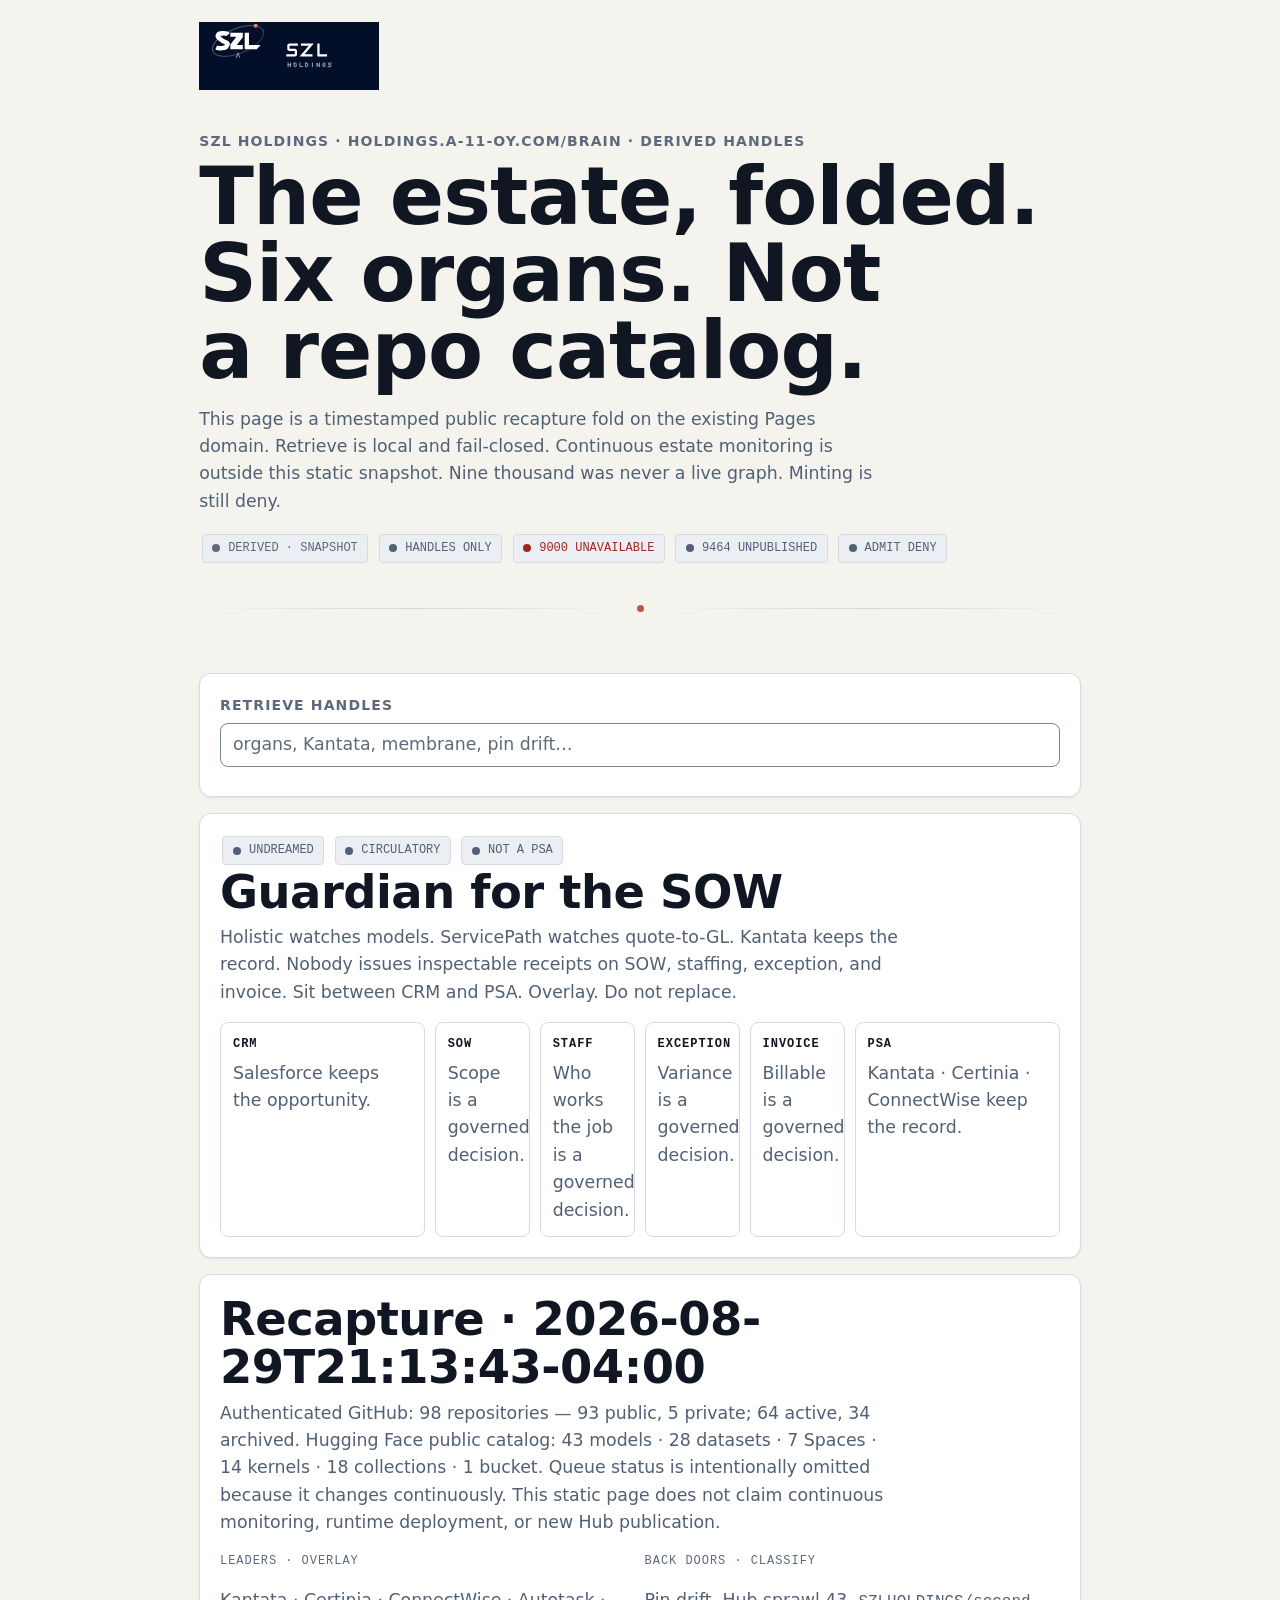
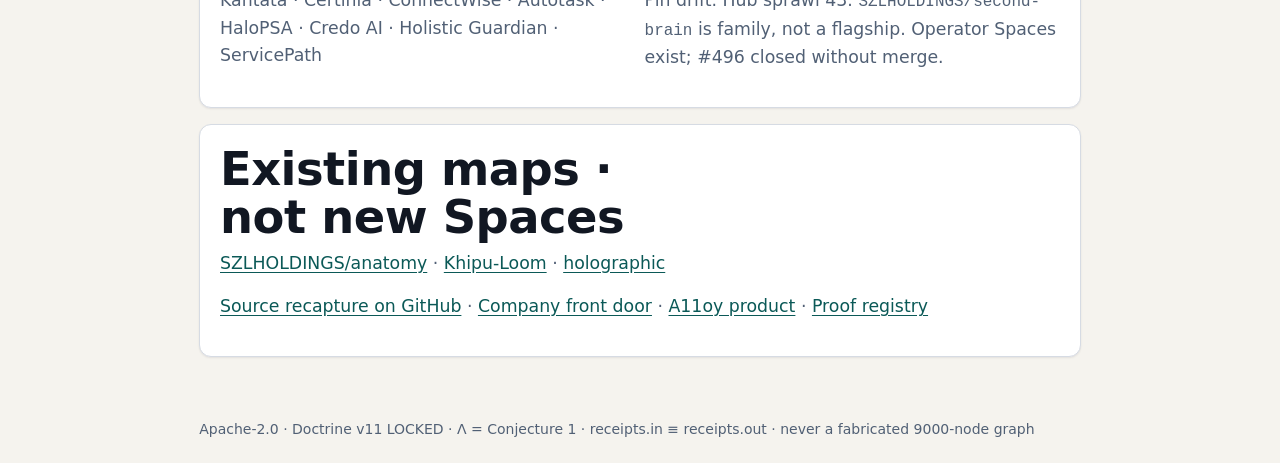
<file: brain/index.html>
<!doctype html>
<html lang="en" data-surface="light">
<head>
<meta charset="utf-8">
<!-- szl:browser-policy v1 -->
<meta http-equiv="Content-Security-Policy" content="default-src 'none'; base-uri 'none'; object-src 'none'; frame-src 'none'; worker-src 'none'; form-action 'none'; connect-src 'none'; script-src 'sha256-3Ewbdn9yhpiHp0OY3TzsSpRsvXiZxztHnaicBvLpXPg=' 'sha256-IUIKX7d8oLIS6STuJf0fn9mQvwtLEoU7EQumfcDwaw8='; script-src-attr 'none'; style-src 'self' 'unsafe-inline'; img-src 'self'; font-src 'self'; media-src 'none'; manifest-src 'self'">
<meta name="referrer" content="no-referrer">
<!-- /szl:browser-policy -->
<meta name="viewport" content="width=device-width,initial-scale=1">
<title>Second brain — SZL Holdings · handles only</title>
<meta name="description" content="Derived second brain. Handles only. Fail closed. 9000 UNAVAILABLE. Guardian for the SOW sits between CRM and PSA. Minting DENY.">
<link rel="canonical" href="https://holdings.a-11-oy.com/brain/">
<meta name="theme-color" content="#f5f7fa"><!-- --bg on the light surface (--color-gray-50); meta content cannot read CSS variables -->
<meta property="og:title" content="Second brain — SZL Holdings">
<meta property="og:description" content="Handles only. Fail closed. Guardian for the SOW. Not a 9000-node graph.">
<meta property="og:url" content="https://holdings.a-11-oy.com/brain/">
<meta property="og:image" content="https://holdings.a-11-oy.com/assets/hero.png">
<link rel="icon" href="/assets/szl/logos/szl_favicon_32.png" sizes="32x32" type="image/png">
<link rel="icon" href="/assets/szl/logos/szl_favicon_square.svg" type="image/svg+xml">
<link rel="apple-touch-icon" href="/assets/szl/logos/szl_favicon_180.png">
<link rel="stylesheet" href="/assets/szl/szl-design-system.css">
<style>
header,main,footer{max-width:920px;margin:0 auto;padding:1.4rem 1.2rem}
header .eyebrow{margin:0}
.brand-mark{display:inline-block;margin:0 0 var(--space-8)}
.brand-mark img{display:block;width:180px;height:auto} /* LOGO_USAGE: horizontal lockup >= 180px wide */
header .orbit-rule{margin:var(--space-10) 0 0}
h1{margin:.4rem 0 1rem}
h2{margin:0 0 .5rem}
.lede{color:var(--text-sub);max-width:62ch}
.panel{margin:1rem 0;padding:var(--space-5)}
.chip{margin:.15rem;min-block-size:0}
.grid{display:grid;gap:.6rem}
@media(min-width:640px){.grid.four{grid-template-columns:repeat(4,1fr)}.grid.three{grid-template-columns:0.8fr 1.6fr 0.8fr}.grid.two{grid-template-columns:1fr 1fr}}
.cell{border:var(--border-hairline) solid var(--border);border-radius:var(--radius-md);padding:.75rem;color:var(--text-sub)}
.cell strong{display:block;font-family:var(--font-mono);font-size:var(--text-xs);letter-spacing:var(--tracking-caps);text-transform:uppercase;color:var(--text);margin-bottom:.35rem}
label.eyebrow{display:block;margin-bottom:.4rem}
.search{width:100%;min-height:var(--target-size-coarse);padding:0 .75rem;background:var(--surface);color:var(--text);
  border:var(--border-hairline) solid var(--color-gray-400);border-radius:var(--radius-md);font:inherit}
.search::placeholder{color:var(--text-ghost)}
.miss{color:var(--text-sub);font-size:var(--text-sm);font-weight:var(--weight-semibold)}
ul.handles{list-style:none;padding:0;margin:.6rem 0 0}
ul.handles li{border-top:var(--border-hairline) solid var(--border-subtle);padding:.55rem 0}
ul.handles p{margin:0 0 .25rem}
.k{font-family:var(--font-mono);font-size:var(--text-xs);letter-spacing:var(--tracking-caps);text-transform:uppercase;color:var(--text-ghost)}
.panel p a{text-decoration:underline}
footer{color:var(--text-sub);font-size:var(--text-sm)}
main:focus{outline:none}
</style>
  <link rel="stylesheet" href="/assets/szl-responsive-apex-v3.css" data-szl-responsive-apex-v3="style" />
</head>
<body>
<a class="skip-link" href="#main">Skip to main content</a>
<header>
  <a class="brand-mark" href="/" aria-label="SZL Holdings home"><img src="/assets/szl/logos/szl_logo_horizontal.svg" alt="" width="180" height="68"></a>
  <p class="eyebrow">SZL Holdings · holdings.a-11-oy.com/brain · derived handles</p>
  <h1>The estate, folded. Six organs. Not a repo catalog.</h1>
  <p class="lede">This page is a timestamped public recapture fold on the existing Pages domain. Retrieve is local and fail-closed. Continuous estate monitoring is outside this static snapshot. Nine thousand was never a live graph. Minting is still deny.</p>
  <span class="chip chip-sample">DERIVED · SNAPSHOT</span>
  <span class="chip">HANDLES ONLY</span>
  <span class="chip chip-unavailable">9000 UNAVAILABLE</span>
  <span class="chip">9464 UNPUBLISHED</span>
  <span class="chip">ADMIT DENY</span>
  <div class="orbit-rule" aria-hidden="true"><span class="orbit-rule__node"></span></div>
</header>
<main id="main" tabindex="-1">
  <section class="panel card">
    <label class="eyebrow" for="q">Retrieve handles</label>
    <input id="q" class="search" type="search" placeholder="organs, Kantata, membrane, pin drift…" autocomplete="off">
    <p class="miss" id="miss" hidden>No handle. Maskaq abstains. Nothing is fabricated LIVE.</p>
    <ul class="handles" id="hits"></ul>
  </section>

  <section class="panel card">
    <span class="chip">UNDREAMED</span>
    <span class="chip">CIRCULATORY</span>
    <span class="chip">NOT A PSA</span>
    <h2>Guardian for the SOW</h2>
    <p class="lede">Holistic watches models. ServicePath watches quote-to-GL. Kantata keeps the record. Nobody issues inspectable receipts on SOW, staffing, exception, and invoice. Sit between CRM and PSA. Overlay. Do not replace.</p>
    <div class="grid three" style="margin-top:1rem">
      <div class="cell"><strong>CRM</strong>Salesforce keeps the opportunity.</div>
      <div class="grid four">
        <div class="cell"><strong>SOW</strong>Scope is a governed decision.</div>
        <div class="cell"><strong>Staff</strong>Who works the job is a governed decision.</div>
        <div class="cell"><strong>Exception</strong>Variance is a governed decision.</div>
        <div class="cell"><strong>Invoice</strong>Billable is a governed decision.</div>
      </div>
      <div class="cell"><strong>PSA</strong>Kantata · Certinia · ConnectWise keep the record.</div>
    </div>
  </section>

  <section class="panel card">
    <h2>Recapture · 2026-08-29T21:13:43-04:00</h2>
    <p class="lede">Authenticated GitHub: 98 repositories — 93 public, 5 private; 64 active, 34 archived. Hugging Face public catalog: 43 models · 28 datasets · 7 Spaces · 14 kernels · 18 collections · 1 bucket. Queue status is intentionally omitted because it changes continuously. This static page does not claim continuous monitoring, runtime deployment, or new Hub publication.</p>
    <div class="grid two" style="margin-top:.8rem">
      <div>
        <p class="k">Leaders · overlay</p>
        <p>Kantata · Certinia · ConnectWise · Autotask · HaloPSA · Credo AI · Holistic Guardian · ServicePath</p>
      </div>
      <div>
        <p class="k">Back doors · classify</p>
        <p>Pin drift. Hub sprawl 43. <code>SZLHOLDINGS/second-brain</code> is family, not a flagship. Operator Spaces exist; #496 closed without merge.</p>
      </div>
    </div>
  </section>

  <section class="panel card">
    <h2>Existing maps · not new Spaces</h2>
    <p><a href="https://huggingface.co/spaces/SZLHOLDINGS/anatomy">SZLHOLDINGS/anatomy</a> · <a href="https://huggingface.co/spaces/SZLHOLDINGS/Khipu-Loom">Khipu-Loom</a> · <a href="https://huggingface.co/spaces/SZLHOLDINGS/holographic">holographic</a></p>
    <p><a href="https://github.com/szl-holdings/.github/blob/main/docs/SECOND_BRAIN_GROWN.md">Source recapture on GitHub</a> · <a href="https://holdings.a-11-oy.com/">Company front door</a> · <a href="https://a-11-oy.com/">A11oy product</a> · <a href="https://a11oy.net">Proof registry</a></p>
  </section>
</main>
<footer>Apache-2.0 · Doctrine v11 LOCKED · Λ = Conjecture 1 · receipts.in ≡ receipts.out · never a fabricated 9000-node graph</footer>
<script>
const HANDLES = [
  {label:"this OS /brain", kind:"surface", note:"Static derived navigator. Pulse is user-initiated."},
  {label:"holdings.a-11-oy.com/brain", kind:"surface", note:"Public fold on the company Pages domain."},
  {label:"Kantata", kind:"leader", note:"PSA incumbent. Overlay, do not replace."},
  {label:"Certinia", kind:"leader", note:"Salesforce-native PSA. System of record."},
  {label:"ConnectWise PSA", kind:"incumbent", note:"IT/MSP PSA. Ticket-to-billing record."},
  {label:"Autotask PSA", kind:"incumbent", note:"Kaseya Datto. Enterprise MSP record."},
  {label:"HaloPSA", kind:"incumbent", note:"MSP all-in-one. Record stays theirs."},
  {label:"Credo AI", kind:"leader", note:"AI inventory and policy. No SOW receipts."},
  {label:"Holistic AI", kind:"leader", note:"Guardian Agents watch models, not SOWs."},
  {label:"ServicePath", kind:"leader", note:"CRM-GL missing mile. Adjacent, not SOW-to-margin."},
  {label:"Guardian for the SOW", kind:"wedge", note:"Inspectable receipts on SOW, staff, exception, invoice."},
  {label:"Pin drift", kind:"estate", note:"Wrong six pins. Target .github, a11oy, platform, docs-site, a11oy-net, killinchu."},
  {label:"GitHub snapshot 98 repositories", kind:"estate", note:"93 public, 5 private; 64 active, 34 archived at 2026-08-29T21:13:43-04:00."},
  {label:"Hub snapshot 7 Spaces", kind:"estate", note:"43 models, 28 datasets, 14 kernels, 18 collections, and 1 bucket at the same snapshot."},
  {label:"SZLHOLDINGS/second-brain", kind:"estate", note:"Appeared. Classified family. This fold is the public navigator."},
  {label:"9000-node claim", kind:"gap", note:"UNAVAILABLE. cytoscape nodeRepulsion:9000, not a knowledge graph."}
];
const q = document.getElementById("q");
const hits = document.getElementById("hits");
const miss = document.getElementById("miss");
function render(list, abstain){
  miss.hidden = !abstain;
  hits.innerHTML = list.map(h => `<li><p>${h.label}</p><p class="k">${h.kind}</p><p class="lede">${h.note}</p></li>`).join("");
}
q.addEventListener("input", () => {
  const n = q.value.trim().toLowerCase();
  if (n.length < 2) { render([], false); return; }
  const found = HANDLES.filter(h => (h.label+" "+h.note+" "+h.kind).toLowerCase().includes(n)).slice(0,8);
  render(found, found.length === 0);
});
</script>
  <script src="/assets/szl-responsive-apex-v3.js" defer data-szl-responsive-apex-v3="script" integrity="sha256-IUIKX7d8oLIS6STuJf0fn9mQvwtLEoU7EQumfcDwaw8="></script>
</body>
</html>
</file>
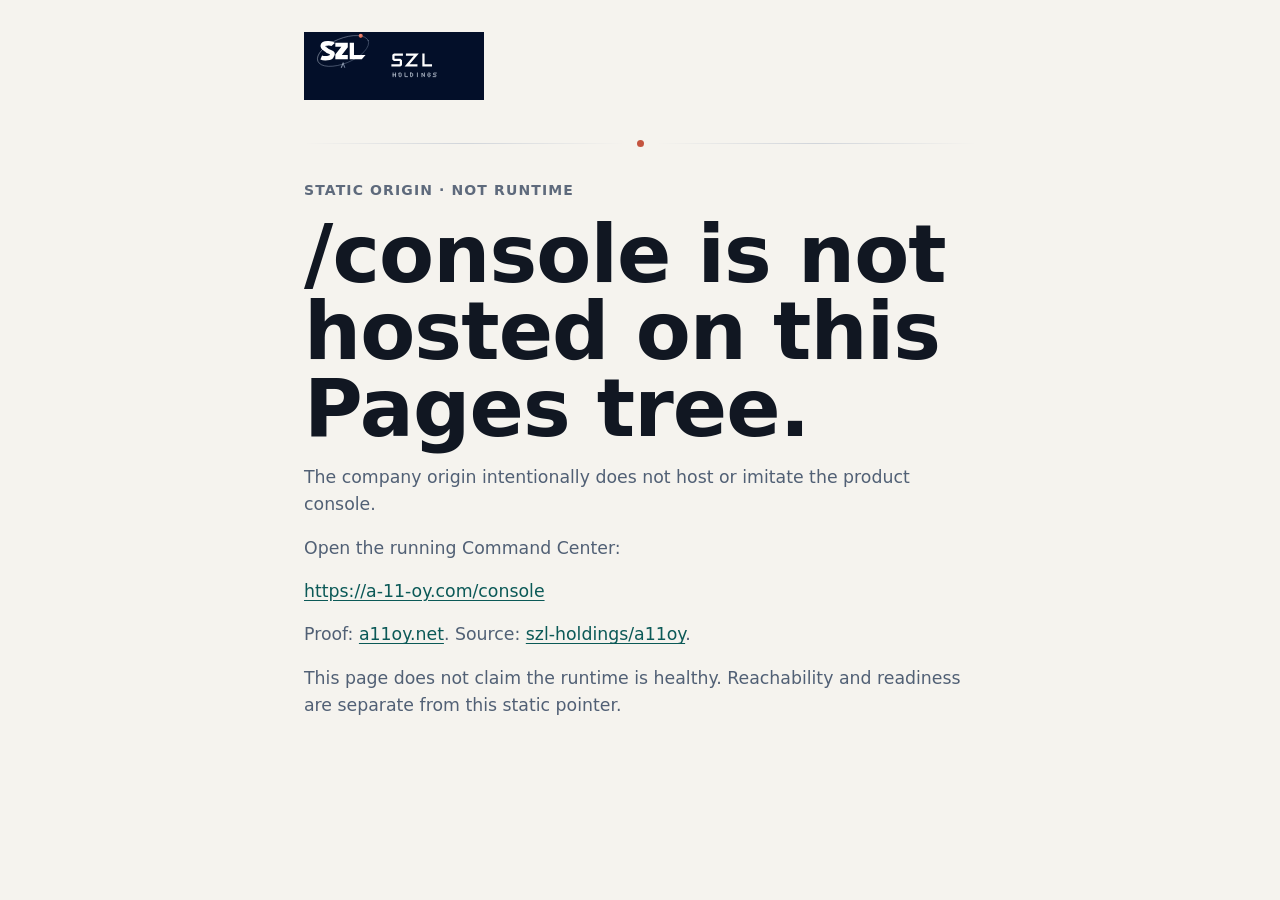
<file: console/index.html>
<!DOCTYPE html>
<html lang="en" data-surface="light">
<head>
  <meta charset="utf-8">
<!-- szl:browser-policy v1 -->
<meta http-equiv="Content-Security-Policy" content="default-src 'none'; base-uri 'none'; object-src 'none'; frame-src 'none'; worker-src 'none'; form-action 'none'; connect-src 'none'; script-src 'none'; script-src-attr 'none'; style-src 'self' 'unsafe-inline'; img-src 'self'; font-src 'self'; media-src 'none'; manifest-src 'self'">
<meta name="referrer" content="no-referrer">
<!-- /szl:browser-policy -->
  <meta name="viewport" content="width=device-width, initial-scale=1">
  <title>Console lives on the runtime · a11oy</title>
  <meta http-equiv="refresh" content="8;url=https://a-11-oy.com/console">
  <link rel="icon" href="/assets/szl/logos/szl_favicon_32.png" sizes="32x32" type="image/png">
  <link rel="icon" href="/assets/szl/logos/szl_favicon_square.svg" type="image/svg+xml">
  <link rel="apple-touch-icon" href="/assets/szl/logos/szl_favicon_180.png">
  <link rel="stylesheet" href="/assets/szl/szl-design-system.css">
  <style>
    body { padding: 2rem; }
    header, main { max-width: 42rem; margin: 0 auto; }
    .brand-mark { display: inline-block; text-decoration: none; }
    .brand-mark img { display: block; width: 180px; height: auto; } /* LOGO_USAGE: horizontal lockup >= 180px wide */
    header .orbit-rule { margin: var(--space-8) 0; }
    h1 { margin: 0 0 1rem; }
    p { color: var(--text-sub); }
    a { text-decoration: underline; }
  </style>
  <link rel="stylesheet" href="/assets/szl-responsive-apex-v3.css" data-szl-responsive-apex-v3="style" />
</head>
<body>
  <header>
    <a class="brand-mark" href="/" aria-label="SZL Holdings home"><img src="/assets/szl/logos/szl_logo_horizontal.svg" alt="" width="180" height="68"></a>
    <div class="orbit-rule" aria-hidden="true"><span class="orbit-rule__node"></span></div>
  </header>
  <main>
    <p class="eyebrow">STATIC ORIGIN · NOT RUNTIME</p>
    <h1>/console is not hosted on this Pages tree.</h1>
    <p>The company origin intentionally does not host or imitate the product console.</p>
    <p>Open the running Command Center:</p>
    <p><a href="https://a-11-oy.com/console">https://a-11-oy.com/console</a></p>
    <p>Proof: <a href="https://a11oy.net/">a11oy.net</a>. Source: <a href="https://github.com/szl-holdings/a11oy">szl-holdings/a11oy</a>.</p>
    <p>This page does not claim the runtime is healthy. Reachability and readiness are separate from this static pointer.</p>
  </main>
</body>
</html>
</file>
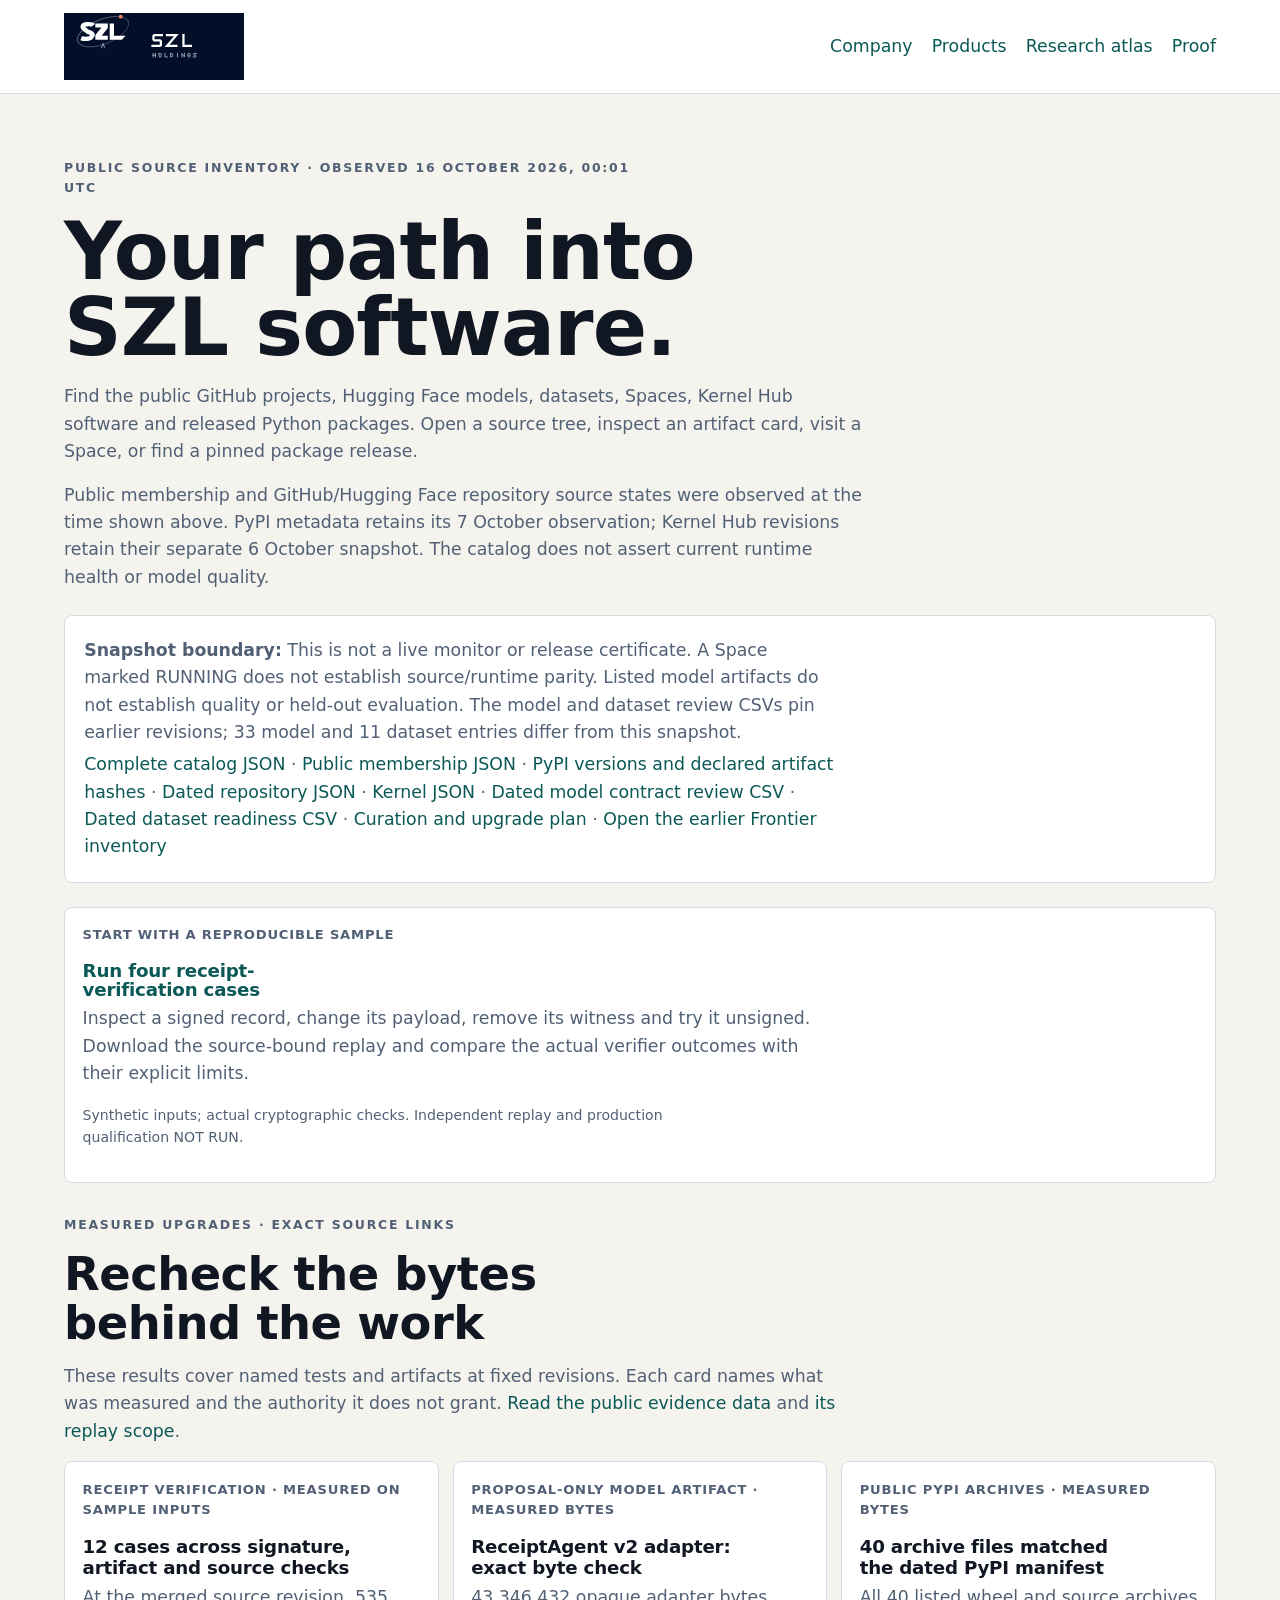
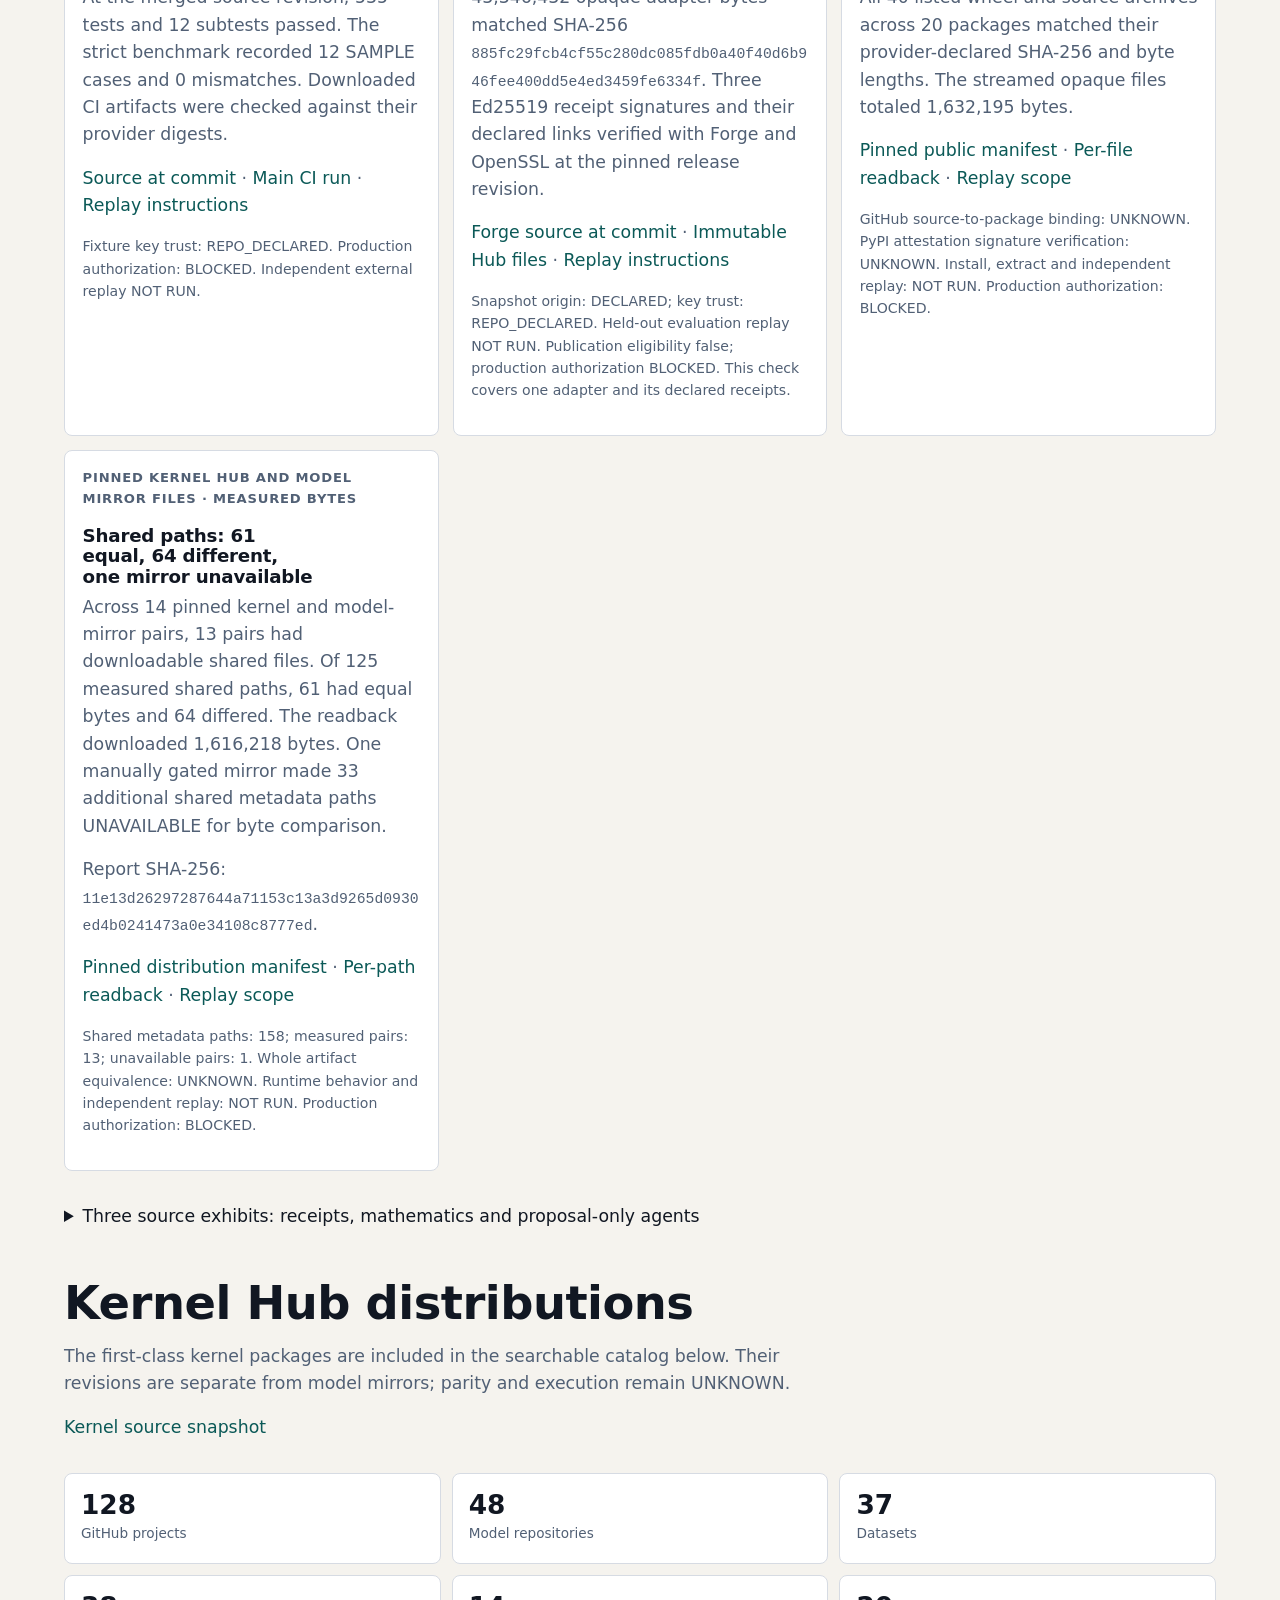
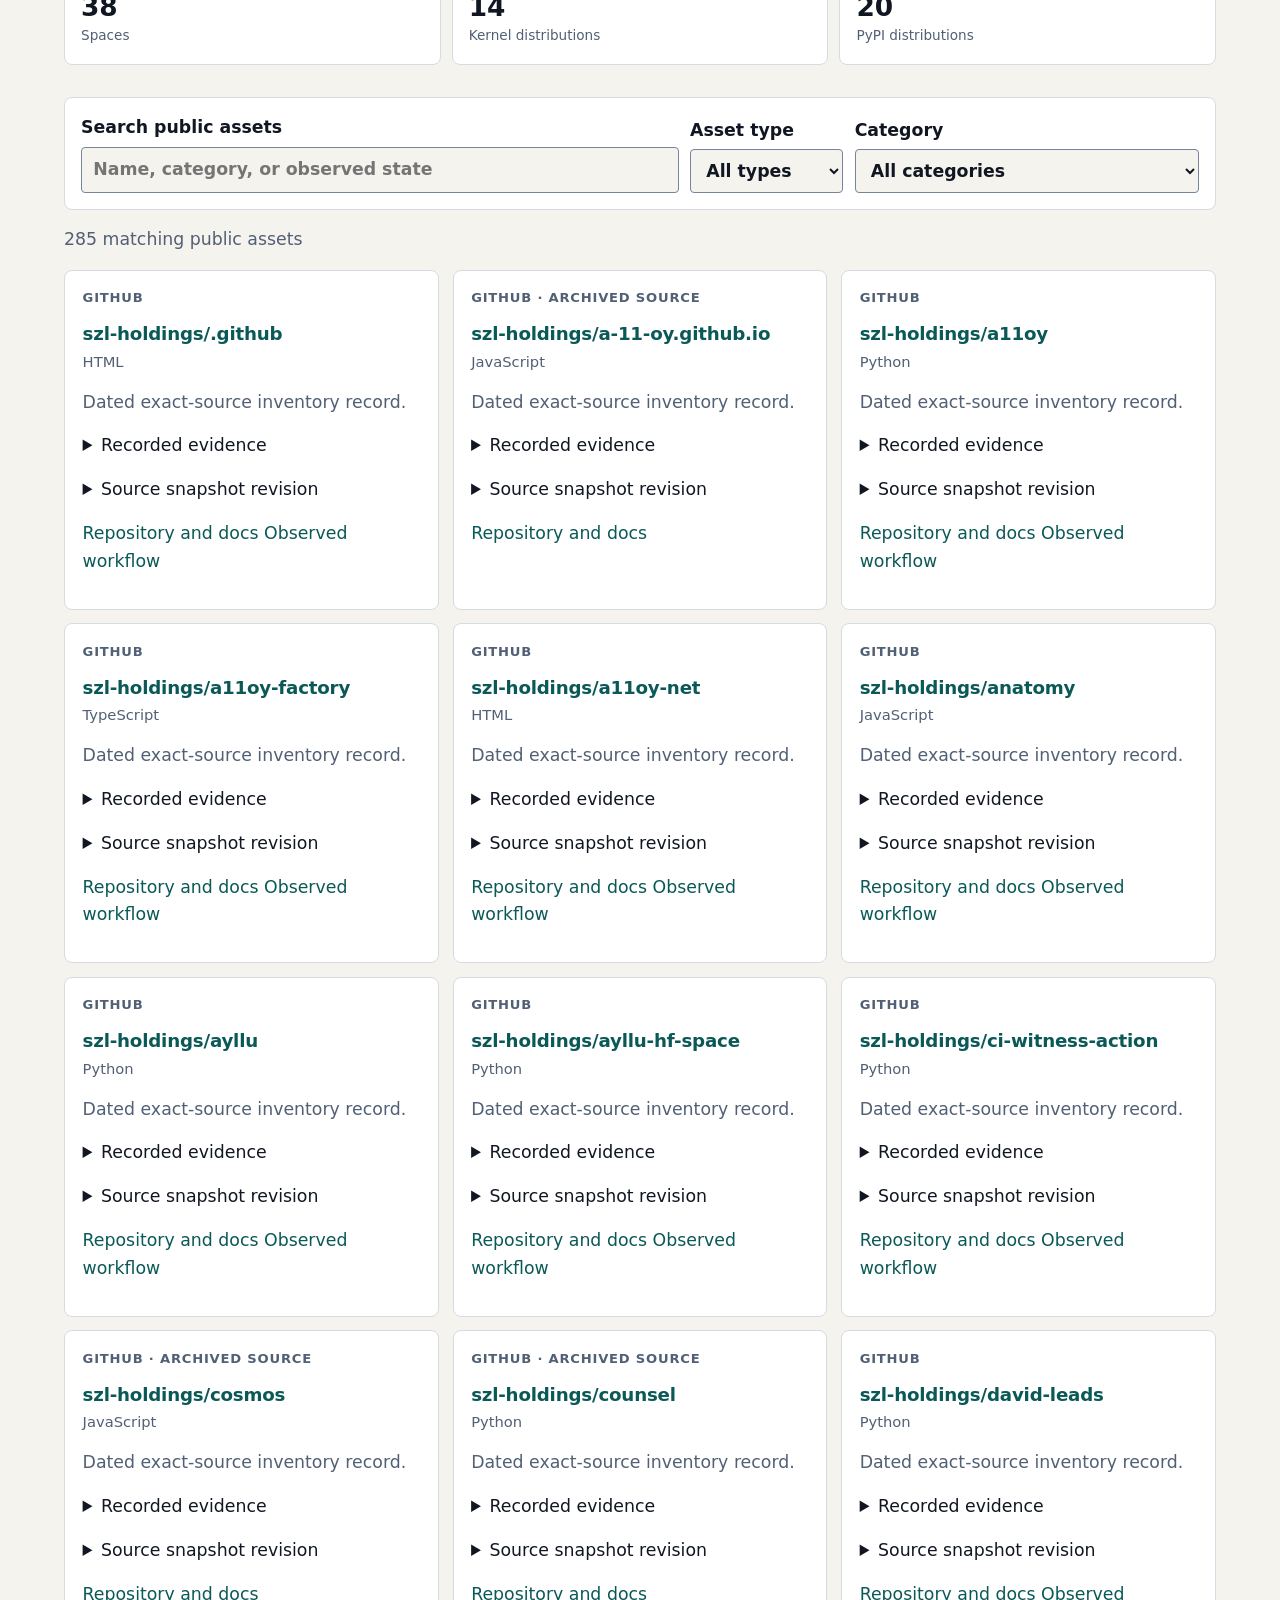
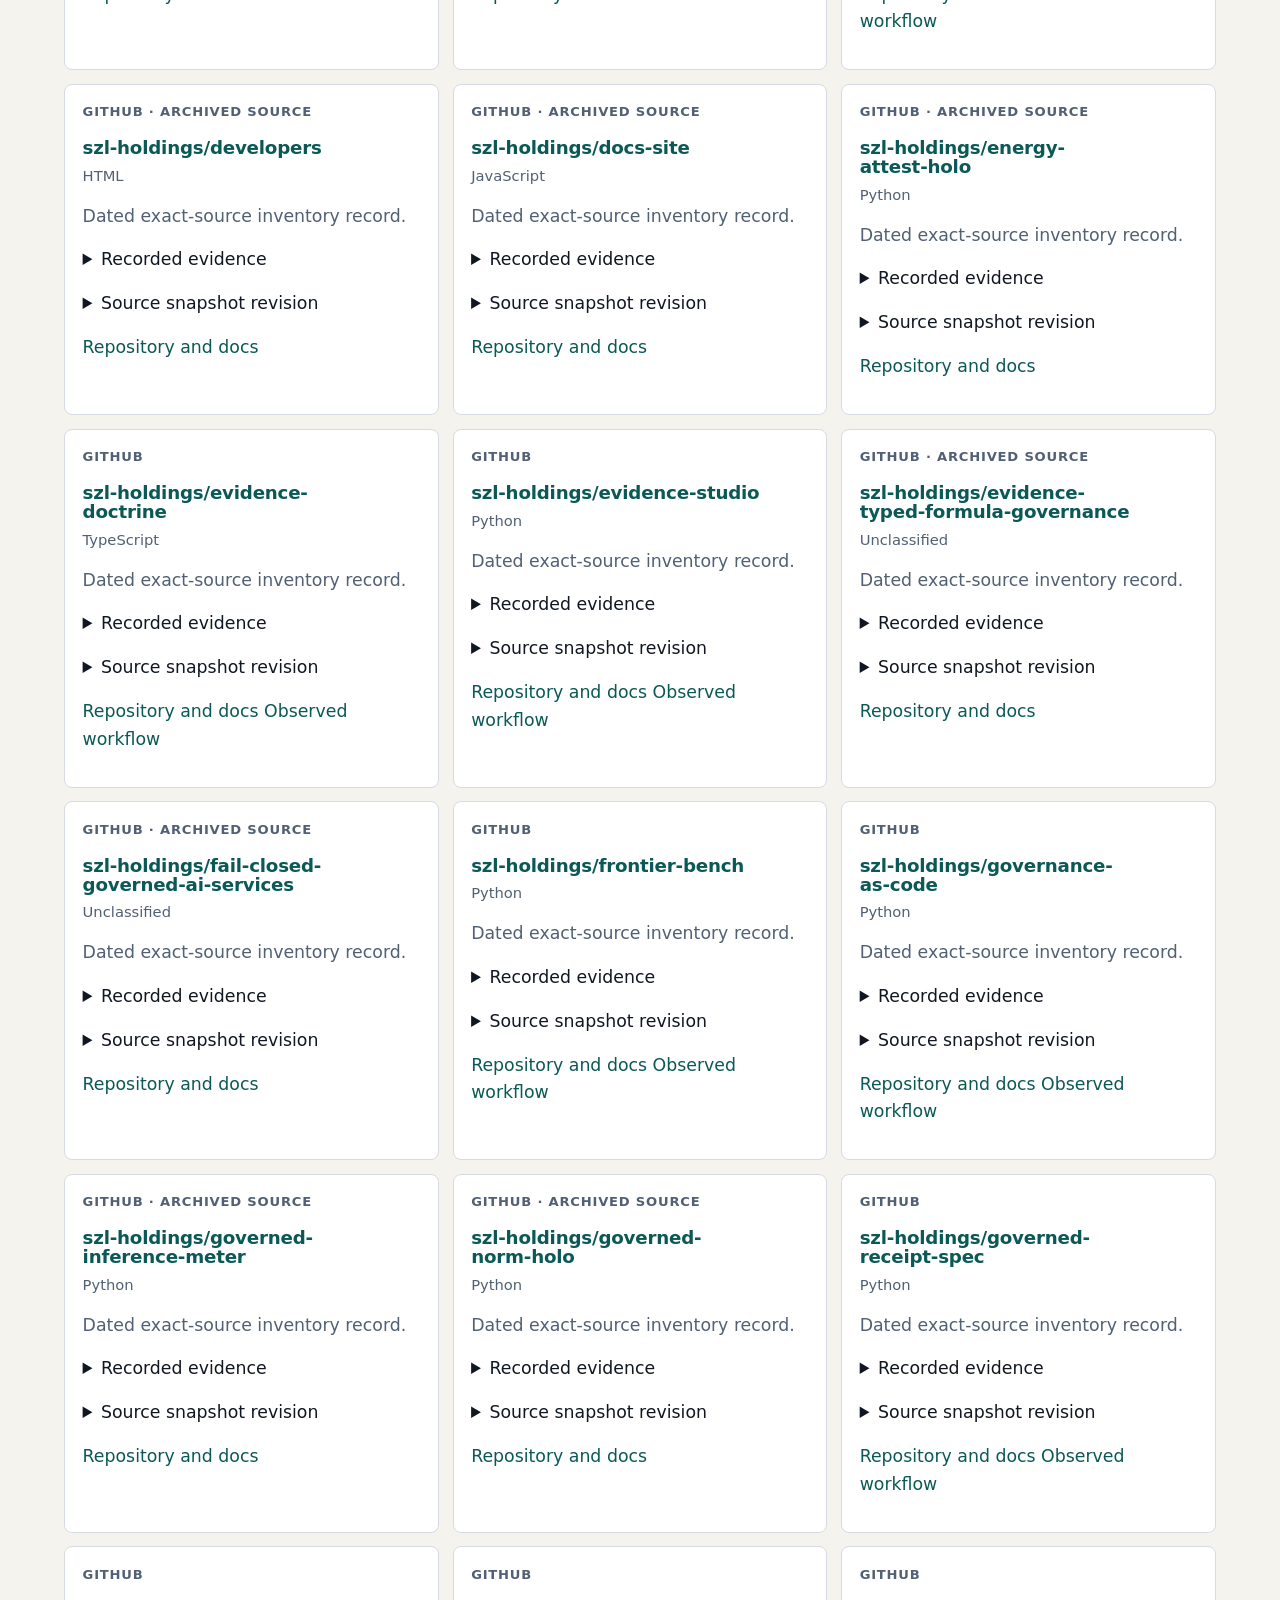
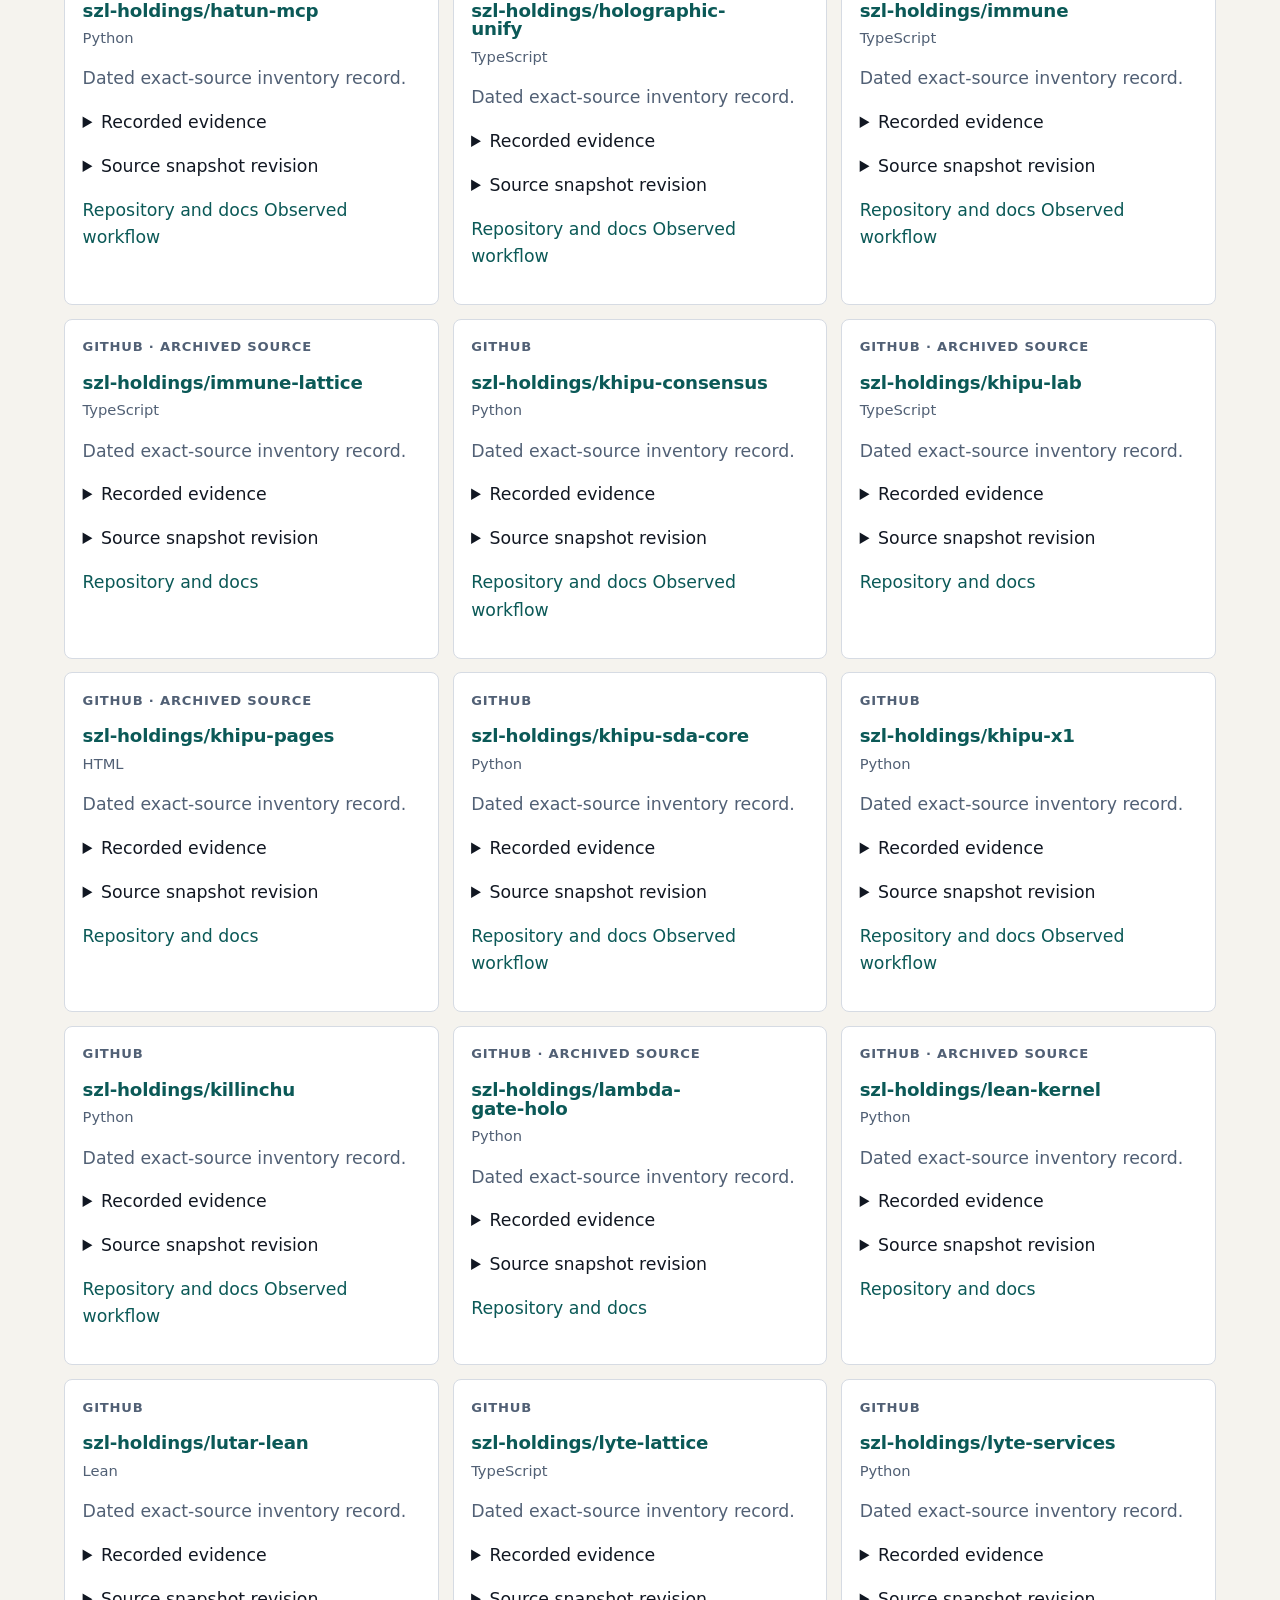
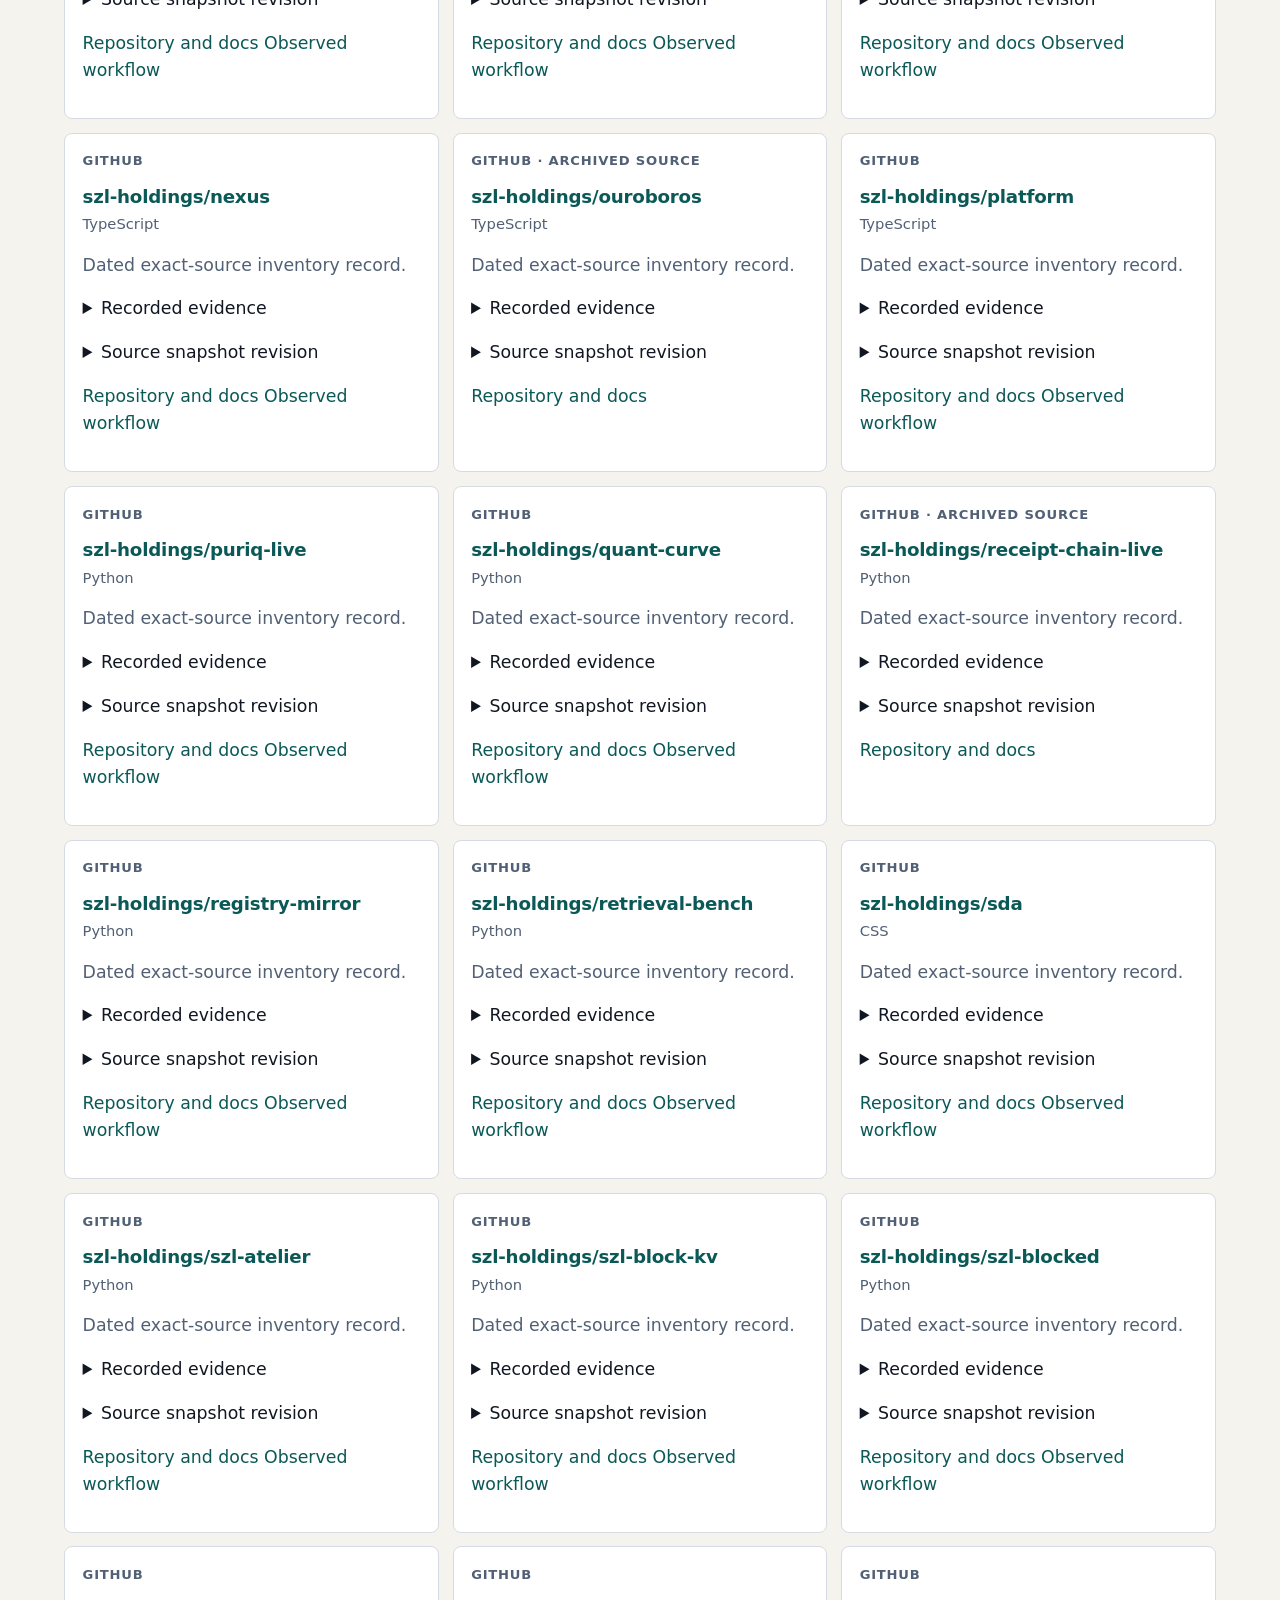
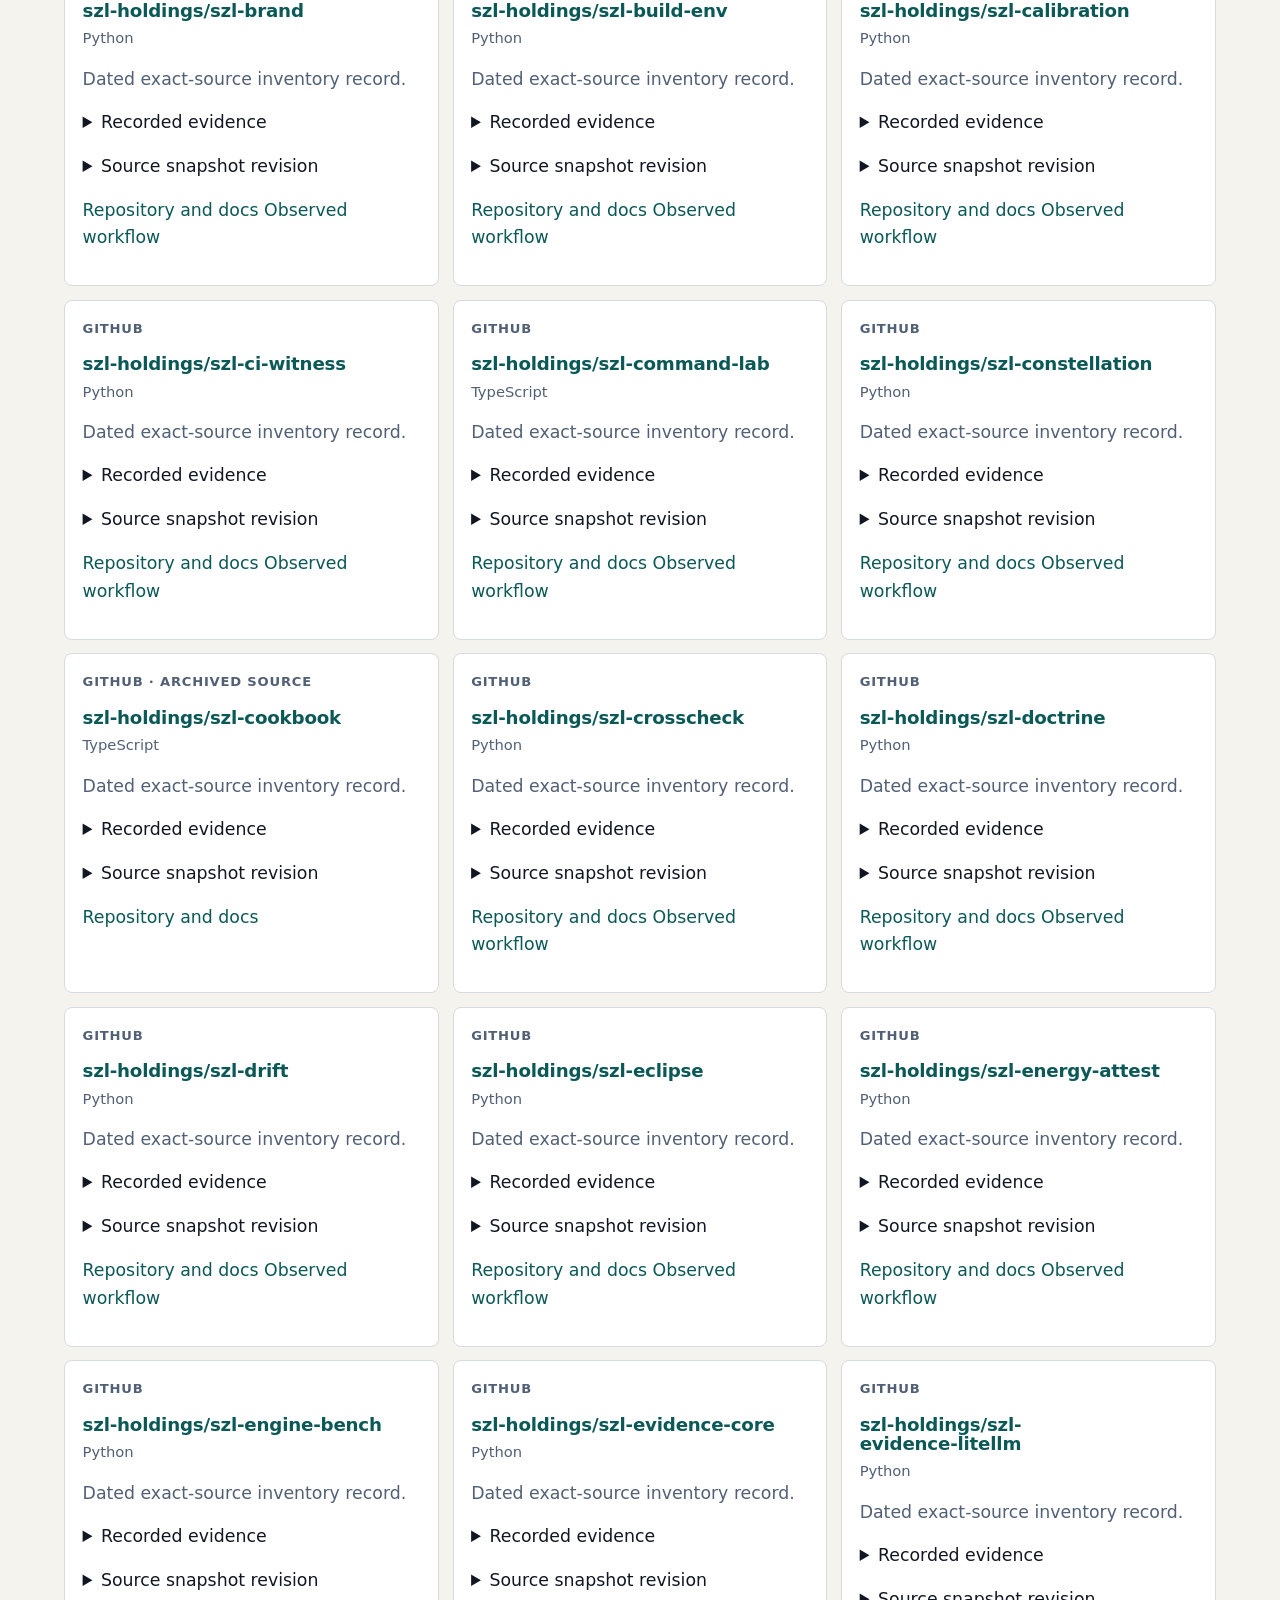
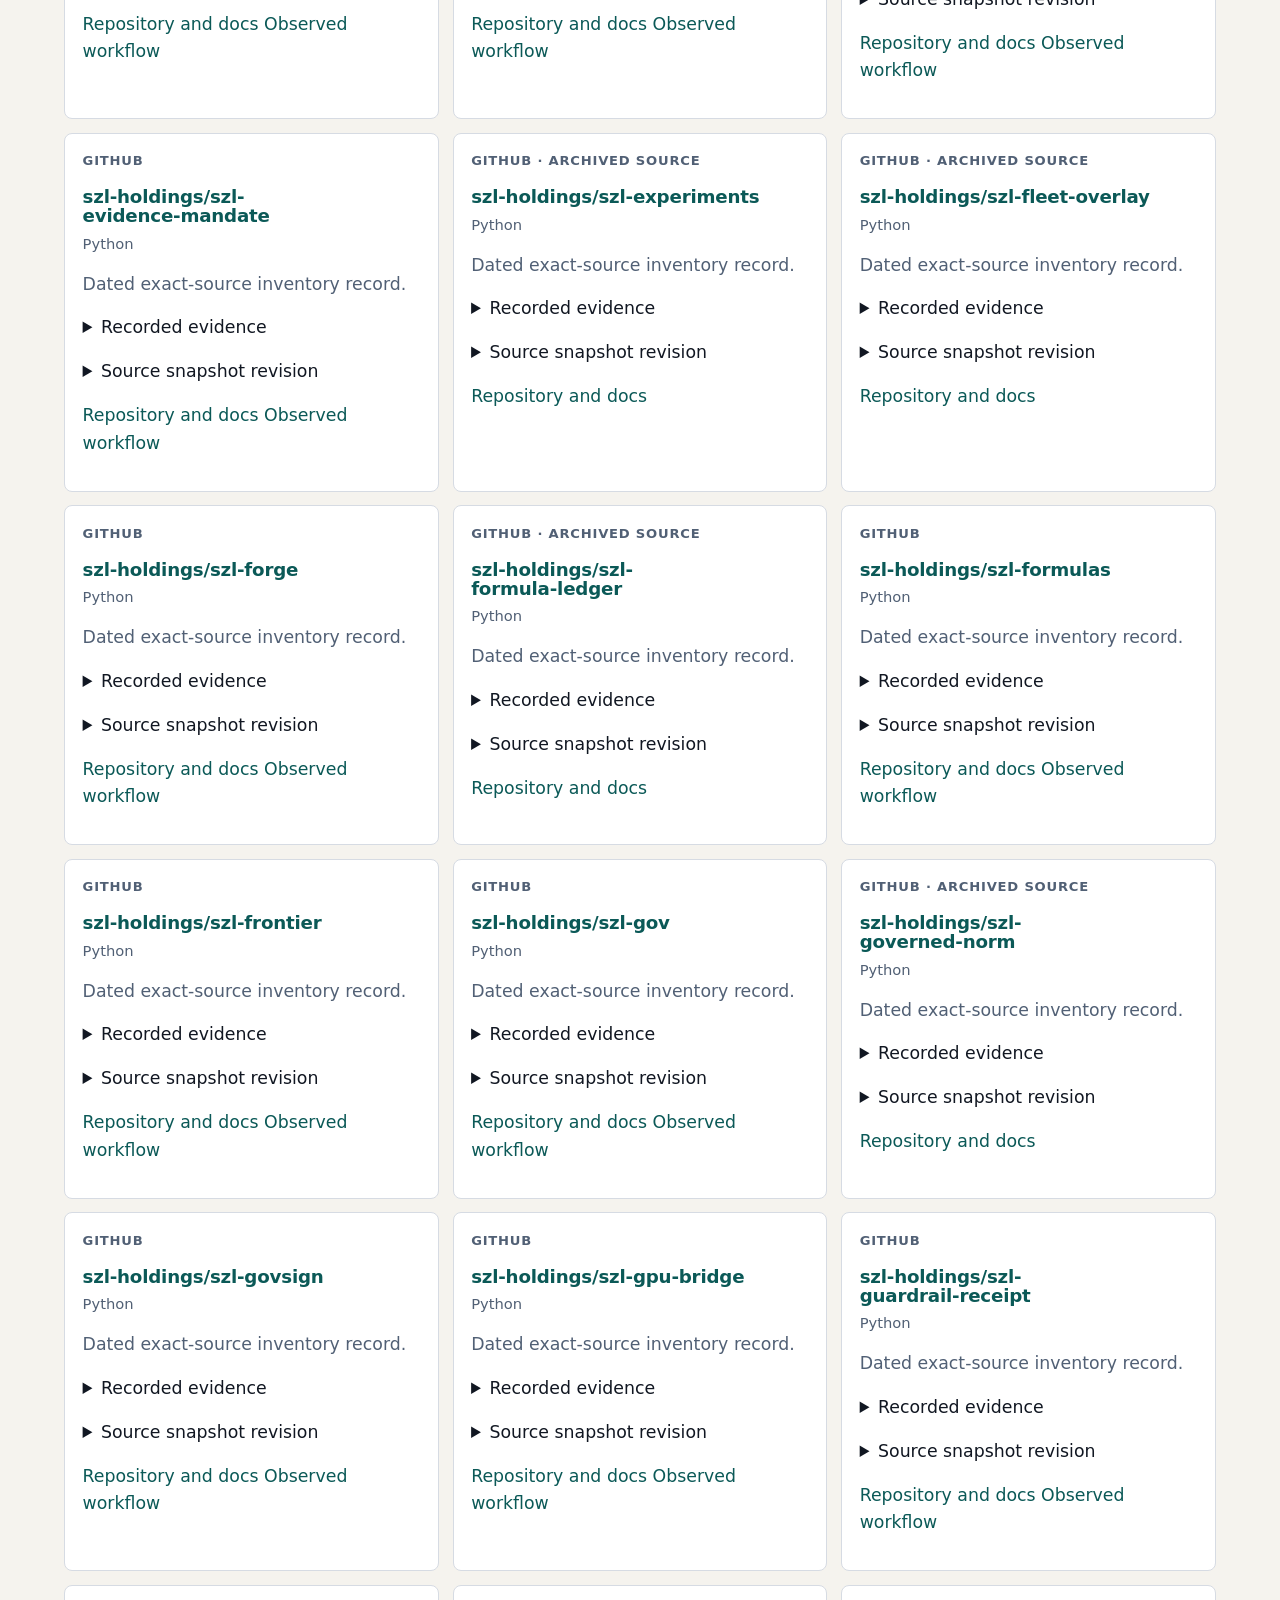
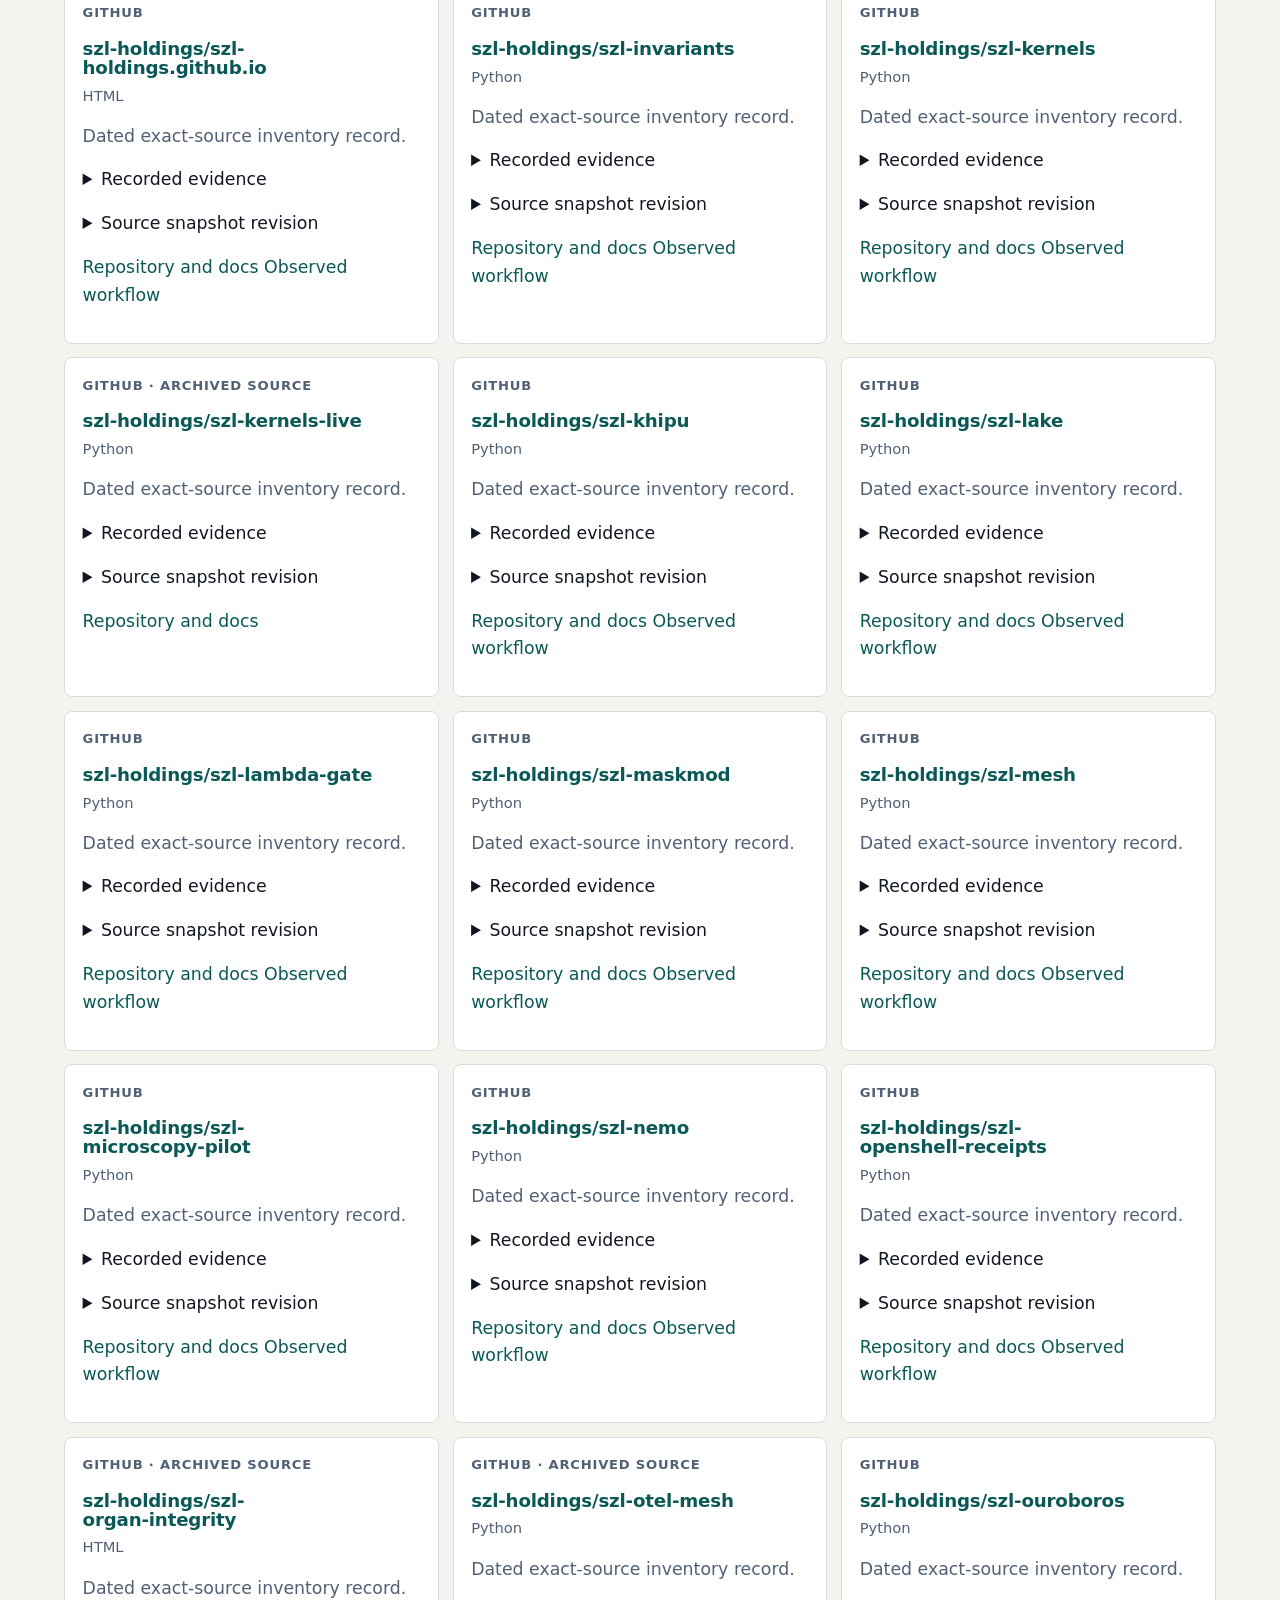
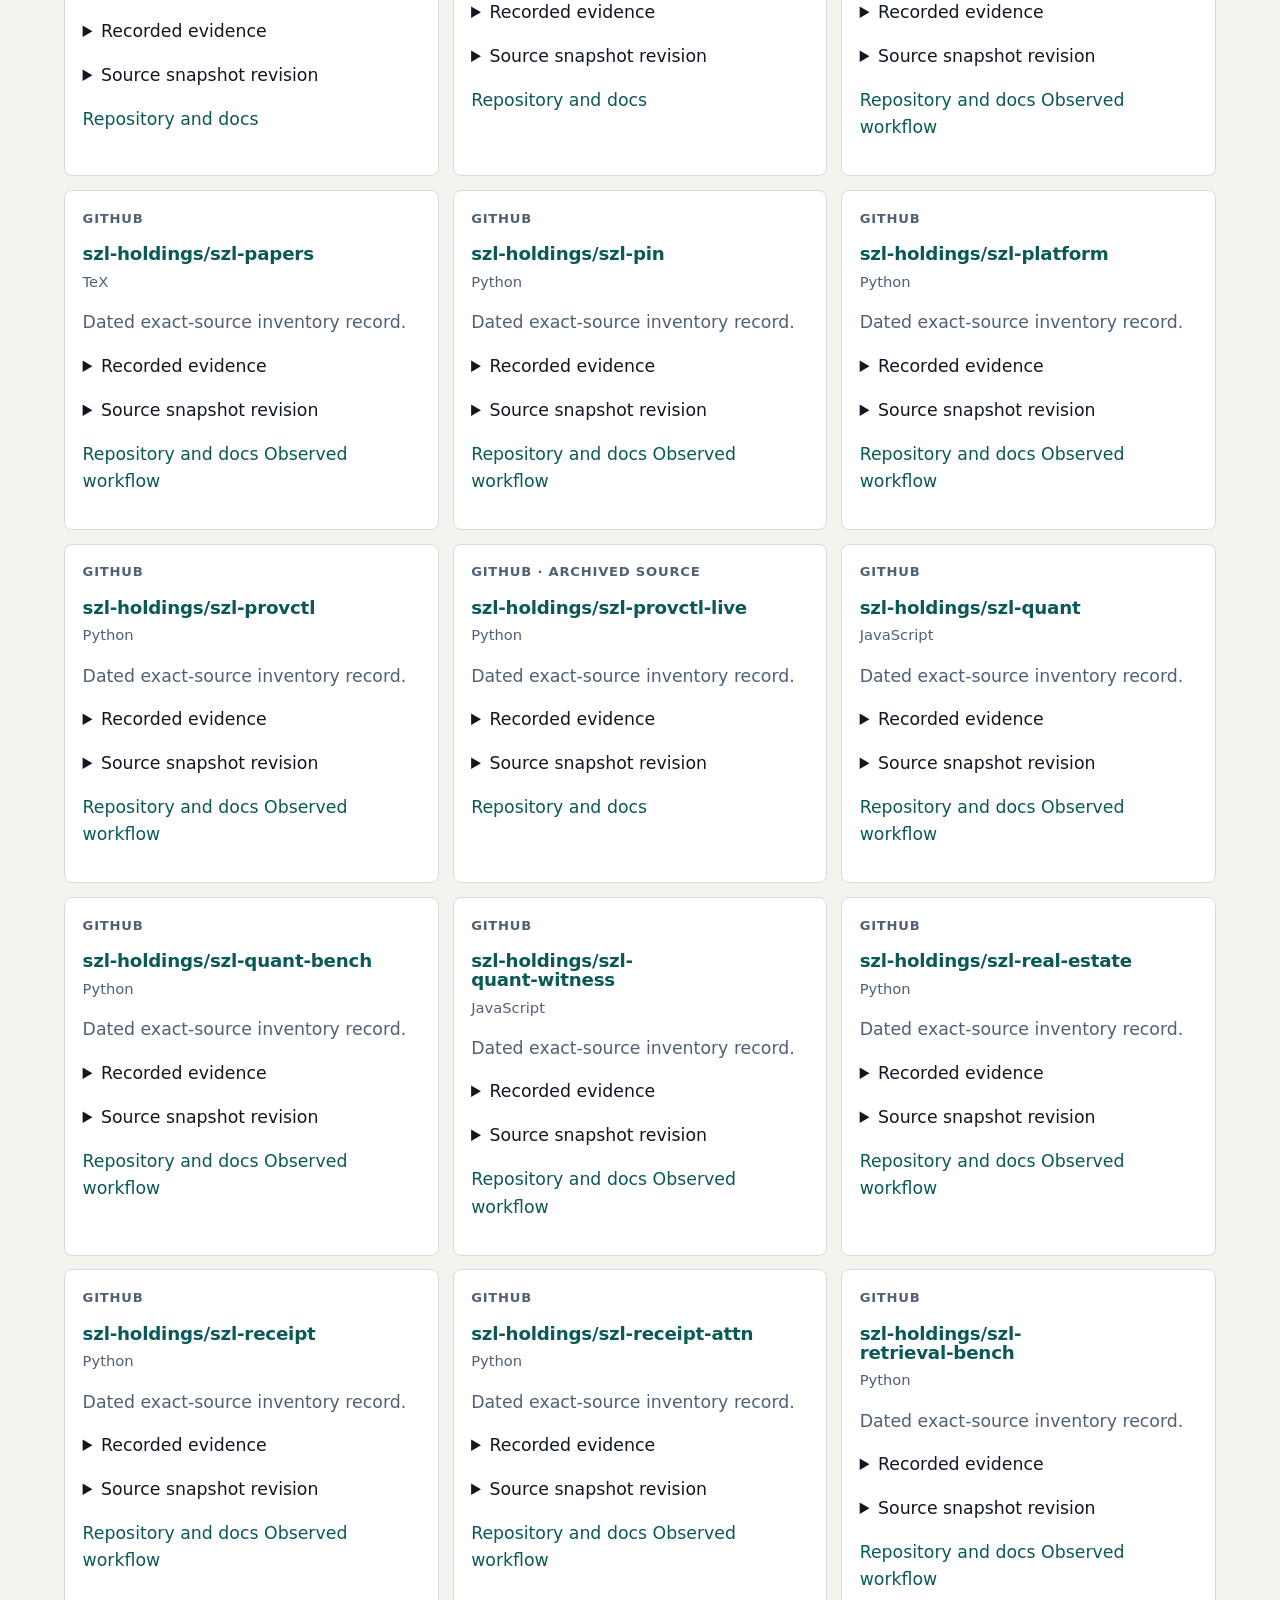
<file: estate/index.html>
<!doctype html>
<html lang="en" data-surface="light">
<head>
  <meta charset="utf-8">
<!-- szl:browser-policy v1 -->
<meta http-equiv="Content-Security-Policy" content="default-src 'none'; base-uri 'none'; object-src 'none'; frame-src 'none'; worker-src 'none'; form-action 'none'; connect-src 'none'; script-src 'sha256-yIeONY5Kjlm06o+adeEmPyP/DxwaH9n77WCUNSDot7A='; script-src-attr 'none'; style-src 'self' 'unsafe-inline'; img-src 'self'; font-src 'self'; media-src 'none'; manifest-src 'self'">
<meta name="referrer" content="no-referrer">
<!-- /szl:browser-policy -->
  <meta name="viewport" content="width=device-width, initial-scale=1">
  <title>Models, kernels and Python packages — SZL Holdings</title>
  <meta name="description" content="Browse every enumerated public SZL project, model, dataset, Space, kernel and published Python distribution through source and version links.">
  <link rel="canonical" href="https://holdings.a-11-oy.com/estate/">
  <link rel="icon" href="/assets/szl/logos/szl_favicon_32.png" sizes="32x32" type="image/png">
  <link rel="stylesheet" href="/assets/szl/szl-design-system.css">
  <style>
    *{box-sizing:border-box}
    body{margin:0;background:var(--bg);color:var(--text);font-family:var(--font-body);line-height:1.55}
    a{color:var(--link);text-underline-offset:.18em}
    a:focus-visible,input:focus-visible,select:focus-visible{outline:3px solid var(--focus);outline-offset:3px}
    .shell{width:min(100% - 2rem,76rem);margin-inline:auto}
    .top{border-bottom:1px solid var(--border);background:var(--surface)}
    .top-inner{display:flex;align-items:center;justify-content:space-between;gap:1rem;padding-block:.8rem;flex-wrap:wrap}
    .brand img{display:block;max-width:180px;height:auto}
    .top nav{display:flex;gap:1.2rem;flex-wrap:wrap}
    main{padding-block:clamp(2rem,5vw,4.5rem)}
    .eyebrow{color:var(--text-sub);font-size:.78rem;font-weight:700;letter-spacing:.14em;text-transform:uppercase}
    h1{max-width:17ch;font-size:clamp(2.2rem,6vw,4.6rem);line-height:1.05;margin:.5rem 0 1rem}
    .intro{max-width:73ch;color:var(--text-sub)}
    .limits{margin-block:1.5rem;padding:1rem 1.2rem;border:1px solid var(--border);border-radius:var(--radius-md);background:var(--surface)}
    .limits p{margin:.3rem 0}
    .stats{display:grid;grid-template-columns:repeat(3,minmax(0,1fr));gap:.7rem;margin:2rem 0}
    .stat{padding:1rem;border:1px solid var(--border);border-radius:var(--radius-md);background:var(--surface)}
    .stat strong{display:block;font-size:1.65rem;line-height:1.1}
    .stat span{color:var(--text-sub);font-size:.85rem}
    .filters{display:flex;gap:.7rem;flex-wrap:wrap;align-items:end;padding:1rem;background:var(--surface);border:1px solid var(--border);border-radius:var(--radius-md)}
    .filters label{display:grid;gap:.3rem;font-weight:600}
    .filters label:first-child{flex:1 1 20rem}
    input,select{min-height:44px;border:1px solid var(--color-gray-400);border-radius:var(--radius-sm);background:var(--bg);color:var(--text);padding:.55rem .7rem;font:inherit}
    .count{margin-block:1rem;color:var(--text-sub)}
    .grid{display:grid;grid-template-columns:repeat(auto-fill,minmax(min(100%,19rem),1fr));gap:.85rem}
    .asset{padding:1.1rem;border:1px solid var(--border);border-radius:var(--radius-md);background:var(--surface);overflow-wrap:anywhere}
    .asset[hidden]{display:none}
    .asset h2{font-size:1.14rem;margin:.35rem 0}
    .asset h3{font-size:1.14rem;margin:.35rem 0}
    .research-exhibits,.kernel-distributions{margin-block:2rem}
    .exhibit-sources{padding-left:1.2rem}
    .exhibit-state,.exhibit-limit,.kernel-limit{font-size:.88rem;color:var(--text-sub)}
    .asset-kind,.asset-revision{color:var(--text-sub);font-size:.82rem}
    .asset-kind{font-weight:700;text-transform:uppercase;letter-spacing:.06em}
    .asset-category{font-size:.92rem}
    .asset-claim{font-size:.9rem}
    .asset-claim span{font-weight:700}
    .asset code{font-family:var(--font-mono);font-size:.85em}
    footer{border-top:1px solid var(--border);margin-top:3rem;padding:1.5rem 0;color:var(--text-sub);font-size:.9rem}
    @media(max-width:43rem){.stats{grid-template-columns:repeat(2,minmax(0,1fr))}.top-inner{align-items:flex-start}}
  </style>
  <link rel="stylesheet" href="/assets/szl-responsive-apex-v3.css" data-szl-responsive-apex-v3="style" />
</head>
<body>
  <a class="skip-link" href="#main">Skip to inventory</a>
  <header class="top"><div class="shell top-inner">
    <a class="brand" href="/" aria-label="SZL Holdings home"><img src="/assets/szl/logos/szl_logo_horizontal.svg" alt="SZL Holdings" width="180" height="68"></a>
    <nav aria-label="Site"><a href="/">Company</a><a href="/products/">Products</a><a href="/frontier/">Research atlas</a><a href="https://a11oy.net">Proof</a></nav>
  </div></header>
  <main class="shell" id="main" tabindex="-1">
    <p class="eyebrow">Public source inventory · observed <time id="estate-observed-at" datetime="2026-10-16T00:01:02.534650+00:00">16 October 2026, 00:01 UTC</time></p>
    <h1>Your path into SZL software.</h1>
    <p class="intro">Find the public GitHub projects, Hugging Face models, datasets, Spaces, Kernel Hub software and released Python packages. Open a source tree, inspect an artifact card, visit a Space, or find a pinned package release.</p><p class="intro">Public membership and GitHub/Hugging Face repository source states were observed at the time shown above. PyPI metadata retains its 7 October observation; Kernel Hub revisions retain their separate 6 October snapshot. The catalog does not assert current runtime health or model quality.</p>
    <div class="limits" role="note"><p><strong>Snapshot boundary:</strong> This is not a live monitor or release certificate. A Space marked RUNNING does not establish source/runtime parity. Listed model artifacts do not establish quality or held-out evaluation. The model and dataset review CSVs pin earlier revisions; 33 model and 11 dataset entries differ from this snapshot.</p><p><a href="public-catalog.json">Complete catalog JSON</a> · <a href="catalog-membership.json">Public membership JSON</a> · <a href="pypi-packages.json">PyPI versions and declared artifact hashes</a> · <a href="public-snapshot.json">Dated repository JSON</a> · <a href="kernel-distributions.json">Kernel JSON</a> · <a href="model-contracts.csv">Dated model contract review CSV</a> · <a href="dataset-readiness.csv">Dated dataset readiness CSV</a> · <a href="CURATION_PLAN.md">Curation and upgrade plan</a> · <a href="/frontier/showcase-public.html">Open the earlier Frontier inventory</a></p></div>
    <section class="asset" aria-labelledby="receipt-replay-title"><p class="asset-kind">Start with a reproducible SAMPLE</p><h2 id="receipt-replay-title"><a href="receipt-replay/">Run four receipt-verification cases</a></h2><p>Inspect a signed record, change its payload, remove its witness and try it unsigned. Download the source-bound replay and compare the actual verifier outcomes with their explicit limits.</p><p class="exhibit-limit">Synthetic inputs; actual cryptographic checks. Independent replay and production qualification NOT RUN.</p></section>
    <!-- verified-upgrades:start -->
<section class="research-exhibits" aria-labelledby="verified-upgrades-title">
  <p class="eyebrow">Measured upgrades · exact source links</p>
  <h2 id="verified-upgrades-title">Recheck the bytes behind the work</h2>
  <p class="intro">These results cover named tests and artifacts at fixed revisions. Each card names what was measured and the authority it does not grant. <a href="verified-upgrades.json">Read the public evidence data</a> and <a href="VERIFIED_UPGRADES.md">its replay scope</a>.</p>
  <div class="grid">
    <article class="asset" id="upgrade-receipt-verifier">
      <p class="asset-kind">Receipt verification · MEASURED on SAMPLE inputs</p>
      <h3>12 cases across signature, artifact and source checks</h3>
      <p>At the merged source revision, 535 tests and 12 subtests passed. The strict benchmark recorded 12 SAMPLE cases and 0 mismatches. Downloaded CI artifacts were checked against their provider digests.</p>
      <p><a href="https://github.com/szl-holdings/szl-receipt/tree/2761f9eaedde02de540a7aecf182290695affe4d">Source at commit</a> · <a href="https://github.com/szl-holdings/szl-receipt/actions/runs/37722208933">Main CI run</a> · <a href="https://github.com/szl-holdings/szl-receipt/blob/2761f9eaedde02de540a7aecf182290695affe4d/conformance/README.md">Replay instructions</a></p>
      <p class="exhibit-limit">Fixture key trust: REPO_DECLARED. Production authorization: BLOCKED. Independent external replay NOT RUN.</p>
    </article>
    <article class="asset" id="upgrade-receipt-agent-v2-adapter">
      <p class="asset-kind">Proposal-only model artifact · MEASURED bytes</p>
      <h3>ReceiptAgent v2 adapter: exact byte check</h3>
      <p>43,346,432 opaque adapter bytes matched SHA-256 <code>885fc29fcb4cf55c280dc085fdb0a40f40d6b946fee400dd5e4ed3459fe6334f</code>. Three Ed25519 receipt signatures and their declared links verified with Forge and OpenSSL at the pinned release revision.</p>
      <p><a href="https://github.com/szl-holdings/szl-forge/tree/3a0c073bd8e46d40980254d37c608be8d16f07bd">Forge source at commit</a> · <a href="https://huggingface.co/SZLHOLDINGS/szl-receiptagent-qwen35-0.8b-v2/tree/bd642c7ff18736248e84fd83dace7ab368fc2288">Immutable Hub files</a> · <a href="https://github.com/szl-holdings/szl-forge/blob/3a0c073bd8e46d40980254d37c608be8d16f07bd/docs/published-artifact-byte-verification.md">Replay instructions</a></p>
      <p class="exhibit-limit">Snapshot origin: DECLARED; key trust: REPO_DECLARED. Held-out evaluation replay NOT RUN. Publication eligibility false; production authorization BLOCKED. This check covers one adapter and its declared receipts.</p>
    </article>
    <article class="asset" id="upgrade-pypi-archive-byte-readback">
      <p class="asset-kind">Public PyPI archives · MEASURED bytes</p>
      <h3>40 archive files matched the dated PyPI manifest</h3>
      <p>All 40 listed wheel and source archives across 20 packages matched their provider-declared SHA-256 and byte lengths. The streamed opaque files totaled 1,632,195 bytes.</p>
      <p><a href="https://github.com/szl-holdings/szl-holdings.github.io/blob/7623a44f51af3c07a41e2f8dea81753a95a7edee/estate/pypi-packages.json">Pinned public manifest</a> · <a href="pypi-artifact-byte-readback.json">Per-file readback</a> · <a href="PYPI_ARTIFACT_READBACK.md">Replay scope</a></p>
      <p class="exhibit-limit">GitHub source-to-package binding: UNKNOWN. PyPI attestation signature verification: UNKNOWN. Install, extract and independent replay: NOT RUN. Production authorization: BLOCKED.</p>
    </article>
    <article class="asset" id="upgrade-kernel-shared-byte-readback">
      <p class="asset-kind">Pinned Kernel Hub and model mirror files · MEASURED bytes</p>
      <h3>Shared paths: 61 equal, 64 different, one mirror unavailable</h3>
      <p>Across 14 pinned kernel and model-mirror pairs, 13 pairs had downloadable shared files. Of 125 measured shared paths, 61 had equal bytes and 64 differed. The readback downloaded 1,616,218 bytes. One manually gated mirror made 33 additional shared metadata paths UNAVAILABLE for byte comparison.</p>
      <p>Report SHA-256: <code>11e13d26297287644a71153c13a3d9265d0930ed4b0241473a0e34108c8777ed</code>.</p>
      <p><a href="https://github.com/szl-holdings/szl-holdings.github.io/blob/dccee6aeda928aa24f40a8a1e568ad58bb925e67/estate/kernel-distributions.json">Pinned distribution manifest</a> · <a href="kernel-shared-byte-readback.json">Per-path readback</a> · <a href="KERNEL_SHARED_BYTE_READBACK.md">Replay scope</a></p>
      <p class="exhibit-limit">Shared metadata paths: 158; measured pairs: 13; unavailable pairs: 1. Whole artifact equivalence: UNKNOWN. Runtime behavior and independent replay: NOT RUN. Production authorization: BLOCKED.</p>
    </article>
  </div>
</section>
<!-- verified-upgrades:end -->
    <details class="research-exhibits"><summary>Three source exhibits: receipts, mathematics and proposal-only agents</summary>
    <!-- estate-exhibits:start -->
<section class="research-exhibits" aria-labelledby="estate-exhibits-title">
  <h2 id="estate-exhibits-title">Research exhibits: start with the source</h2>
  <p>DECLARED curator selections from this dated public snapshot. Each exhibit links to exact source; inclusion establishes no runtime or independent evaluation.</p>
  <div class="grid">
  <article class="asset research-exhibit" id="exhibit-receipt-verification">
    <p class="eyebrow">DECLARED research exhibit</p>
    <h3>Inspect receipt verification software</h3>
    <p>Explore the source for receipt construction and verification, then inspect its tests and contracts. The research question is how a verifier records the evidence available for a proposed action.</p>
    <ul class="exhibit-sources">
      <li><a href="https://github.com/szl-holdings/szl-receipt/tree/b2bbb9668270b52f364732f472587f2eccbed20e" target="_blank" rel="noopener noreferrer">szl-holdings/szl-receipt</a><p class="exhibit-state"><strong>Snapshot state:</strong> 8 SUCCESS matching collected SHA; 2 older run(s) UNKNOWN at collected SHA; bounded latest 100 default-branch runs (100 returned); absent workflows UNKNOWN</p></li>
    </ul>
    <p class="exhibit-limit"><strong>Limit:</strong> This is a source-only exhibit. Runtime replay and independent verification are UNKNOWN. Signature validity depends on the key binding and does not establish that a claim is true or that an action is authorized.</p>
  </article>
  <article class="asset research-exhibit" id="exhibit-formal-math-and-code">
    <p class="eyebrow">DECLARED research exhibit</p>
    <h3>Compare formal mathematics with executable source</h3>
    <p>Read the formal statements in lutar-lean beside the executable formula library in szl-formulas. Inspect their hypotheses and implementation contracts before proposing a correspondence between a theorem and a callable.</p>
    <ul class="exhibit-sources">
      <li><a href="https://github.com/szl-holdings/lutar-lean/tree/3b41221f3eb2ad89fd5acfbc2d250463bc451cc8" target="_blank" rel="noopener noreferrer">szl-holdings/lutar-lean</a><p class="exhibit-state"><strong>Snapshot state:</strong> 18 SUCCESS matching collected SHA; bounded latest 100 default-branch runs (19 returned); absent workflows UNKNOWN</p></li>
      <li><a href="https://github.com/szl-holdings/szl-formulas/tree/81d865bf7ae5ac193774a436cfaf83235852d538" target="_blank" rel="noopener noreferrer">szl-holdings/szl-formulas</a><p class="exhibit-state"><strong>Snapshot state:</strong> 3 SUCCESS matching collected SHA; 5 older run(s) UNKNOWN at collected SHA; bounded latest 100 default-branch runs (87 returned); absent workflows UNKNOWN</p></li>
    </ul>
    <p class="exhibit-limit"><strong>Limit:</strong> This is a source-only comparison. Proof-to-implementation correspondence and fresh proof or numerical replay are UNKNOWN. Lambda uniqueness remains Conjecture 1; the eight locked formula IDs do not certify every implementation.</p>
  </article>
  <article class="asset research-exhibit" id="exhibit-proposal-only-receiptagent">
    <p class="eyebrow">DECLARED research exhibit</p>
    <h3>Inspect proposal-only Forge and ReceiptAgent</h3>
    <p>Explore the Forge fine-tuning tooling and the ReceiptAgent repository as a proposal-only research workflow. Forge uses QLoRA on an open base; a model proposal must be evaluated by a separate governed decision layer.</p>
    <ul class="exhibit-sources">
      <li><a href="https://github.com/szl-holdings/szl-forge/tree/f9753280b4da41cf9c8011ed610cf9a9d2708d65" target="_blank" rel="noopener noreferrer">szl-holdings/szl-forge</a><p class="exhibit-state"><strong>Snapshot state:</strong> 12 SUCCESS matching collected SHA; 7 older run(s) UNKNOWN at collected SHA; bounded latest 100 default-branch runs (100 returned); absent workflows UNKNOWN</p></li>
      <li><a href="https://huggingface.co/SZLHOLDINGS/SZL-Forge-1.5B-ReceiptAgent/tree/401691b28d1b962389c9f9d83b7bbf3c77e3bb08" target="_blank" rel="noopener noreferrer">SZLHOLDINGS/SZL-Forge-1.5B-ReceiptAgent</a><p class="exhibit-state"><strong>Snapshot state:</strong> UNKNOWN: artifact quality and held-out evaluation; listed files do not establish trained weights</p></li>
    </ul>
    <p class="exhibit-limit"><strong>Limit:</strong> This is a source-only exhibit. Inference, held-out evaluation and independent replay are UNKNOWN here. Model output grants no tool execution or authorization. A GGUF derivative requires its own conversion and equivalence evidence; listed files do not establish a qualified release.</p>
  </article>
  </div>
</section>
<!-- estate-exhibits:end -->
    </details>
    <!-- estate-kernels:start -->
<section class="kernel-distributions" aria-labelledby="estate-kernels-title"><h2 id="estate-kernels-title">Kernel Hub distributions</h2><p>The first-class kernel packages are included in the searchable catalog below. Their revisions are separate from model mirrors; parity and execution remain UNKNOWN.</p><p><a href="kernel-distributions.json">Kernel source snapshot</a></p></section>
<!-- estate-kernels:end -->
    <div class="stats" aria-label="Public snapshot counts">
<div class="stat"><strong>128</strong><span>GitHub projects</span></div>
<div class="stat"><strong>48</strong><span>Model repositories</span></div>
<div class="stat"><strong>37</strong><span>Datasets</span></div>
<div class="stat"><strong>38</strong><span>Spaces</span></div>
<div class="stat"><strong>14</strong><span>Kernel distributions</span></div>
<div class="stat"><strong>20</strong><span>PyPI distributions</span></div>
</div>
    <div class="filters" role="search" aria-label="Filter public assets">
      <label for="estate-search">Search public assets<input id="estate-search" type="search" placeholder="Name, category, or observed state" autocomplete="off"></label>
      <label for="estate-kind">Asset type<select id="estate-kind"><option value="">All types</option><option value="GitHub">GitHub</option><option value="HF Model">HF Model</option><option value="HF Dataset">HF Dataset</option><option value="HF Space">HF Space</option><option value="HF Kernel">HF Kernel</option><option value="PyPI">PyPI</option></select></label>
      <label for="estate-category">Category<select id="estate-category"><option value="">All categories</option><option value="CSS">CSS</option><option value="Dataset repository">Dataset repository</option><option value="docker">docker</option><option value="gradio">gradio</option><option value="HTML">HTML</option><option value="JavaScript">JavaScript</option><option value="Kernel / software">Kernel / software</option><option value="Kernel distribution">Kernel distribution</option><option value="Lean">Lean</option><option value="Numeric archive / fixture">Numeric archive / fixture</option><option value="Other artifact / documentation">Other artifact / documentation</option><option value="Python">Python</option><option value="Python package">Python package</option><option value="Shell">Shell</option><option value="Software / JSON coefficients">Software / JSON coefficients</option><option value="static">static</option><option value="Tensor / GGUF artifact">Tensor / GGUF artifact</option><option value="TeX">TeX</option><option value="Training recipe">Training recipe</option><option value="TypeScript">TypeScript</option><option value="Unclassified">Unclassified</option></select></label>
    </div>
    <p class="count" id="estate-count" role="status" aria-live="polite">285 matching public assets</p>
    <div class="grid" id="estate-grid">
<article class="asset" data-estate-asset data-kind="GitHub" data-category="HTML" data-id="szl-holdings/.github" data-search="szl-holdings/.github github html 4 failure; 1 in_progress; 26 success; 1 waiting matching collected sha; bounded latest 100 default-branch runs (100 returned); absent workflows unknown dated exact-source inventory record.">
<p class="asset-kind">GitHub</p>
<h2><a class="source-link" href="https://github.com/szl-holdings/.github/tree/7ddbbc5e8a90df78607b770c2119aa2058419b7c" target="_blank" rel="noopener noreferrer">szl-holdings/.github</a></h2>
<p class="asset-category">HTML</p><p>Dated exact-source inventory record.</p>
<details><summary>Recorded evidence</summary><p class="asset-claim">4 FAILURE; 1 IN_PROGRESS; 26 SUCCESS; 1 WAITING matching collected SHA; bounded latest 100 default-branch runs (100 returned); absent workflows UNKNOWN</p></details>
<details><summary>Source snapshot revision</summary><code>7ddbbc5e8a90df78607b770c2119aa2058419b7c</code></details>

<p><a href="https://github.com/szl-holdings/.github" target="_blank" rel="noopener noreferrer">Repository and docs</a> <a href="https://github.com/szl-holdings/.github/actions/runs/38825857628" target="_blank" rel="noopener noreferrer">Observed workflow</a></p>
</article>
<article class="asset" data-estate-asset data-kind="GitHub" data-category="JavaScript" data-id="szl-holdings/a-11-oy.github.io" data-search="szl-holdings/a-11-oy.github.io github javascript unavailable: exact-source ci metadata not collected; bounded latest 100 default-branch runs; absent workflows unknown dated exact-source inventory record.">
<p class="asset-kind">GitHub · Archived source</p>
<h2><a class="source-link" href="https://github.com/szl-holdings/a-11-oy.github.io/tree/683acd11d6ef47c49b8099c0cd5c63c489b19f5e" target="_blank" rel="noopener noreferrer">szl-holdings/a-11-oy.github.io</a></h2>
<p class="asset-category">JavaScript</p><p>Dated exact-source inventory record.</p>
<details><summary>Recorded evidence</summary><p class="asset-claim">UNAVAILABLE: exact-source CI metadata not collected; bounded latest 100 default-branch runs; absent workflows UNKNOWN</p></details>
<details><summary>Source snapshot revision</summary><code>683acd11d6ef47c49b8099c0cd5c63c489b19f5e</code></details>

<p><a href="https://github.com/szl-holdings/a-11-oy.github.io" target="_blank" rel="noopener noreferrer">Repository and docs</a> </p>
</article>
<article class="asset" data-estate-asset data-kind="GitHub" data-category="Python" data-id="szl-holdings/a11oy" data-search="szl-holdings/a11oy github python 1 failure; 1 pending; 4 skipped; 6 success matching collected sha; 68 older run(s) unknown at collected sha; bounded latest 100 default-branch runs (100 returned); absent workflows unknown dated exact-source inventory record.">
<p class="asset-kind">GitHub</p>
<h2><a class="source-link" href="https://github.com/szl-holdings/a11oy/tree/a99ec7342e4ca9fab0bde5d6fc50afa494a42450" target="_blank" rel="noopener noreferrer">szl-holdings/a11oy</a></h2>
<p class="asset-category">Python</p><p>Dated exact-source inventory record.</p>
<details><summary>Recorded evidence</summary><p class="asset-claim">1 FAILURE; 1 PENDING; 4 SKIPPED; 6 SUCCESS matching collected SHA; 68 older run(s) UNKNOWN at collected SHA; bounded latest 100 default-branch runs (100 returned); absent workflows UNKNOWN</p></details>
<details><summary>Source snapshot revision</summary><code>a99ec7342e4ca9fab0bde5d6fc50afa494a42450</code></details>

<p><a href="https://github.com/szl-holdings/a11oy" target="_blank" rel="noopener noreferrer">Repository and docs</a> <a href="https://github.com/szl-holdings/a11oy/actions/runs/38825721867" target="_blank" rel="noopener noreferrer">Observed workflow</a></p>
</article>
<article class="asset" data-estate-asset data-kind="GitHub" data-category="TypeScript" data-id="szl-holdings/a11oy-factory" data-search="szl-holdings/a11oy-factory github typescript 4 success matching collected sha; 6 older run(s) unknown at collected sha; bounded latest 100 default-branch runs (100 returned); absent workflows unknown dated exact-source inventory record.">
<p class="asset-kind">GitHub</p>
<h2><a class="source-link" href="https://github.com/szl-holdings/a11oy-factory/tree/b21c343c95b3e9a777ccac73e5545c9f26718f3f" target="_blank" rel="noopener noreferrer">szl-holdings/a11oy-factory</a></h2>
<p class="asset-category">TypeScript</p><p>Dated exact-source inventory record.</p>
<details><summary>Recorded evidence</summary><p class="asset-claim">4 SUCCESS matching collected SHA; 6 older run(s) UNKNOWN at collected SHA; bounded latest 100 default-branch runs (100 returned); absent workflows UNKNOWN</p></details>
<details><summary>Source snapshot revision</summary><code>b21c343c95b3e9a777ccac73e5545c9f26718f3f</code></details>

<p><a href="https://github.com/szl-holdings/a11oy-factory" target="_blank" rel="noopener noreferrer">Repository and docs</a> <a href="https://github.com/szl-holdings/a11oy-factory/actions/runs/38550205001" target="_blank" rel="noopener noreferrer">Observed workflow</a></p>
</article>
<article class="asset" data-estate-asset data-kind="GitHub" data-category="HTML" data-id="szl-holdings/a11oy-net" data-search="szl-holdings/a11oy-net github html 10 success matching collected sha; 4 older run(s) unknown at collected sha; bounded latest 100 default-branch runs (100 returned); absent workflows unknown dated exact-source inventory record.">
<p class="asset-kind">GitHub</p>
<h2><a class="source-link" href="https://github.com/szl-holdings/a11oy-net/tree/df88762fd20dd7242bc84c689bc849fb837972ec" target="_blank" rel="noopener noreferrer">szl-holdings/a11oy-net</a></h2>
<p class="asset-category">HTML</p><p>Dated exact-source inventory record.</p>
<details><summary>Recorded evidence</summary><p class="asset-claim">10 SUCCESS matching collected SHA; 4 older run(s) UNKNOWN at collected SHA; bounded latest 100 default-branch runs (100 returned); absent workflows UNKNOWN</p></details>
<details><summary>Source snapshot revision</summary><code>df88762fd20dd7242bc84c689bc849fb837972ec</code></details>

<p><a href="https://github.com/szl-holdings/a11oy-net" target="_blank" rel="noopener noreferrer">Repository and docs</a> <a href="https://github.com/szl-holdings/a11oy-net/actions/runs/38694383147" target="_blank" rel="noopener noreferrer">Observed workflow</a></p>
</article>
<article class="asset" data-estate-asset data-kind="GitHub" data-category="JavaScript" data-id="szl-holdings/anatomy" data-search="szl-holdings/anatomy github javascript 9 success matching collected sha; 2 older run(s) unknown at collected sha; bounded latest 100 default-branch runs (100 returned); absent workflows unknown dated exact-source inventory record.">
<p class="asset-kind">GitHub</p>
<h2><a class="source-link" href="https://github.com/szl-holdings/anatomy/tree/4e37e8f9c0d3a147a84674407d62ef85ba3eb73c" target="_blank" rel="noopener noreferrer">szl-holdings/anatomy</a></h2>
<p class="asset-category">JavaScript</p><p>Dated exact-source inventory record.</p>
<details><summary>Recorded evidence</summary><p class="asset-claim">9 SUCCESS matching collected SHA; 2 older run(s) UNKNOWN at collected SHA; bounded latest 100 default-branch runs (100 returned); absent workflows UNKNOWN</p></details>
<details><summary>Source snapshot revision</summary><code>4e37e8f9c0d3a147a84674407d62ef85ba3eb73c</code></details>

<p><a href="https://github.com/szl-holdings/anatomy" target="_blank" rel="noopener noreferrer">Repository and docs</a> <a href="https://github.com/szl-holdings/anatomy/actions/runs/38817267243" target="_blank" rel="noopener noreferrer">Observed workflow</a></p>
</article>
<article class="asset" data-estate-asset data-kind="GitHub" data-category="Python" data-id="szl-holdings/ayllu" data-search="szl-holdings/ayllu github python 4 success matching collected sha; 3 older run(s) unknown at collected sha; bounded latest 100 default-branch runs (100 returned); absent workflows unknown dated exact-source inventory record.">
<p class="asset-kind">GitHub</p>
<h2><a class="source-link" href="https://github.com/szl-holdings/ayllu/tree/2429983b8db086d27f2ef87c805a3dbe2a509178" target="_blank" rel="noopener noreferrer">szl-holdings/ayllu</a></h2>
<p class="asset-category">Python</p><p>Dated exact-source inventory record.</p>
<details><summary>Recorded evidence</summary><p class="asset-claim">4 SUCCESS matching collected SHA; 3 older run(s) UNKNOWN at collected SHA; bounded latest 100 default-branch runs (100 returned); absent workflows UNKNOWN</p></details>
<details><summary>Source snapshot revision</summary><code>2429983b8db086d27f2ef87c805a3dbe2a509178</code></details>

<p><a href="https://github.com/szl-holdings/ayllu" target="_blank" rel="noopener noreferrer">Repository and docs</a> <a href="https://github.com/szl-holdings/ayllu/actions/runs/38436791629" target="_blank" rel="noopener noreferrer">Observed workflow</a></p>
</article>
<article class="asset" data-estate-asset data-kind="GitHub" data-category="Python" data-id="szl-holdings/ayllu-hf-space" data-search="szl-holdings/ayllu-hf-space github python 2 success matching collected sha; 1 older run(s) unknown at collected sha; bounded latest 100 default-branch runs (15 returned); absent workflows unknown dated exact-source inventory record.">
<p class="asset-kind">GitHub</p>
<h2><a class="source-link" href="https://github.com/szl-holdings/ayllu-hf-space/tree/e883d4feebe110aac06af7aa279cfd72eaceff01" target="_blank" rel="noopener noreferrer">szl-holdings/ayllu-hf-space</a></h2>
<p class="asset-category">Python</p><p>Dated exact-source inventory record.</p>
<details><summary>Recorded evidence</summary><p class="asset-claim">2 SUCCESS matching collected SHA; 1 older run(s) UNKNOWN at collected SHA; bounded latest 100 default-branch runs (15 returned); absent workflows UNKNOWN</p></details>
<details><summary>Source snapshot revision</summary><code>e883d4feebe110aac06af7aa279cfd72eaceff01</code></details>

<p><a href="https://github.com/szl-holdings/ayllu-hf-space" target="_blank" rel="noopener noreferrer">Repository and docs</a> <a href="https://github.com/szl-holdings/ayllu-hf-space/actions/runs/38489078481" target="_blank" rel="noopener noreferrer">Observed workflow</a></p>
</article>
<article class="asset" data-estate-asset data-kind="GitHub" data-category="Python" data-id="szl-holdings/ci-witness-action" data-search="szl-holdings/ci-witness-action github python 3 success matching collected sha; 2 older run(s) unknown at collected sha; bounded latest 100 default-branch runs (26 returned); absent workflows unknown dated exact-source inventory record.">
<p class="asset-kind">GitHub</p>
<h2><a class="source-link" href="https://github.com/szl-holdings/ci-witness-action/tree/c3d64be110017cd3dd5c9dc1cf3a37e78de57044" target="_blank" rel="noopener noreferrer">szl-holdings/ci-witness-action</a></h2>
<p class="asset-category">Python</p><p>Dated exact-source inventory record.</p>
<details><summary>Recorded evidence</summary><p class="asset-claim">3 SUCCESS matching collected SHA; 2 older run(s) UNKNOWN at collected SHA; bounded latest 100 default-branch runs (26 returned); absent workflows UNKNOWN</p></details>
<details><summary>Source snapshot revision</summary><code>c3d64be110017cd3dd5c9dc1cf3a37e78de57044</code></details>

<p><a href="https://github.com/szl-holdings/ci-witness-action" target="_blank" rel="noopener noreferrer">Repository and docs</a> <a href="https://github.com/szl-holdings/ci-witness-action/actions/runs/38721091304" target="_blank" rel="noopener noreferrer">Observed workflow</a></p>
</article>
<article class="asset" data-estate-asset data-kind="GitHub" data-category="JavaScript" data-id="szl-holdings/cosmos" data-search="szl-holdings/cosmos github javascript unavailable: exact-source ci metadata not collected; bounded latest 100 default-branch runs; absent workflows unknown dated exact-source inventory record.">
<p class="asset-kind">GitHub · Archived source</p>
<h2><a class="source-link" href="https://github.com/szl-holdings/cosmos/tree/af6ff5ec87e25ee057271312823d40dd4f433c20" target="_blank" rel="noopener noreferrer">szl-holdings/cosmos</a></h2>
<p class="asset-category">JavaScript</p><p>Dated exact-source inventory record.</p>
<details><summary>Recorded evidence</summary><p class="asset-claim">UNAVAILABLE: exact-source CI metadata not collected; bounded latest 100 default-branch runs; absent workflows UNKNOWN</p></details>
<details><summary>Source snapshot revision</summary><code>af6ff5ec87e25ee057271312823d40dd4f433c20</code></details>

<p><a href="https://github.com/szl-holdings/cosmos" target="_blank" rel="noopener noreferrer">Repository and docs</a> </p>
</article>
<article class="asset" data-estate-asset data-kind="GitHub" data-category="Python" data-id="szl-holdings/counsel" data-search="szl-holdings/counsel github python unavailable: exact-source ci metadata not collected; bounded latest 100 default-branch runs; absent workflows unknown dated exact-source inventory record.">
<p class="asset-kind">GitHub · Archived source</p>
<h2><a class="source-link" href="https://github.com/szl-holdings/counsel/tree/f2c3e3ccf053dd94bc2b4c5a3ba82544a4a5240f" target="_blank" rel="noopener noreferrer">szl-holdings/counsel</a></h2>
<p class="asset-category">Python</p><p>Dated exact-source inventory record.</p>
<details><summary>Recorded evidence</summary><p class="asset-claim">UNAVAILABLE: exact-source CI metadata not collected; bounded latest 100 default-branch runs; absent workflows UNKNOWN</p></details>
<details><summary>Source snapshot revision</summary><code>f2c3e3ccf053dd94bc2b4c5a3ba82544a4a5240f</code></details>

<p><a href="https://github.com/szl-holdings/counsel" target="_blank" rel="noopener noreferrer">Repository and docs</a> </p>
</article>
<article class="asset" data-estate-asset data-kind="GitHub" data-category="Python" data-id="szl-holdings/david-leads" data-search="szl-holdings/david-leads github python 1 failure; 7 success matching collected sha; 6 older run(s) unknown at collected sha; bounded latest 100 default-branch runs (100 returned); absent workflows unknown dated exact-source inventory record.">
<p class="asset-kind">GitHub</p>
<h2><a class="source-link" href="https://github.com/szl-holdings/david-leads/tree/985872341bc9ffc695804b8dec6046d1b38c9694" target="_blank" rel="noopener noreferrer">szl-holdings/david-leads</a></h2>
<p class="asset-category">Python</p><p>Dated exact-source inventory record.</p>
<details><summary>Recorded evidence</summary><p class="asset-claim">1 FAILURE; 7 SUCCESS matching collected SHA; 6 older run(s) UNKNOWN at collected SHA; bounded latest 100 default-branch runs (100 returned); absent workflows UNKNOWN</p></details>
<details><summary>Source snapshot revision</summary><code>985872341bc9ffc695804b8dec6046d1b38c9694</code></details>

<p><a href="https://github.com/szl-holdings/david-leads" target="_blank" rel="noopener noreferrer">Repository and docs</a> <a href="https://github.com/szl-holdings/david-leads/actions/runs/38786851863" target="_blank" rel="noopener noreferrer">Observed workflow</a></p>
</article>
<article class="asset" data-estate-asset data-kind="GitHub" data-category="HTML" data-id="szl-holdings/developers" data-search="szl-holdings/developers github html unavailable: exact-source ci metadata not collected; bounded latest 100 default-branch runs; absent workflows unknown dated exact-source inventory record.">
<p class="asset-kind">GitHub · Archived source</p>
<h2><a class="source-link" href="https://github.com/szl-holdings/developers/tree/dde99af0564c965edc6a253d4004734157460810" target="_blank" rel="noopener noreferrer">szl-holdings/developers</a></h2>
<p class="asset-category">HTML</p><p>Dated exact-source inventory record.</p>
<details><summary>Recorded evidence</summary><p class="asset-claim">UNAVAILABLE: exact-source CI metadata not collected; bounded latest 100 default-branch runs; absent workflows UNKNOWN</p></details>
<details><summary>Source snapshot revision</summary><code>dde99af0564c965edc6a253d4004734157460810</code></details>

<p><a href="https://github.com/szl-holdings/developers" target="_blank" rel="noopener noreferrer">Repository and docs</a> </p>
</article>
<article class="asset" data-estate-asset data-kind="GitHub" data-category="JavaScript" data-id="szl-holdings/docs-site" data-search="szl-holdings/docs-site github javascript unavailable: exact-source ci metadata not collected; bounded latest 100 default-branch runs; absent workflows unknown dated exact-source inventory record.">
<p class="asset-kind">GitHub · Archived source</p>
<h2><a class="source-link" href="https://github.com/szl-holdings/docs-site/tree/83664f8b8924b36d3179bd94d133ca0815aaee91" target="_blank" rel="noopener noreferrer">szl-holdings/docs-site</a></h2>
<p class="asset-category">JavaScript</p><p>Dated exact-source inventory record.</p>
<details><summary>Recorded evidence</summary><p class="asset-claim">UNAVAILABLE: exact-source CI metadata not collected; bounded latest 100 default-branch runs; absent workflows UNKNOWN</p></details>
<details><summary>Source snapshot revision</summary><code>83664f8b8924b36d3179bd94d133ca0815aaee91</code></details>

<p><a href="https://github.com/szl-holdings/docs-site" target="_blank" rel="noopener noreferrer">Repository and docs</a> </p>
</article>
<article class="asset" data-estate-asset data-kind="GitHub" data-category="Python" data-id="szl-holdings/energy-attest-holo" data-search="szl-holdings/energy-attest-holo github python unavailable: exact-source ci metadata not collected; bounded latest 100 default-branch runs; absent workflows unknown dated exact-source inventory record.">
<p class="asset-kind">GitHub · Archived source</p>
<h2><a class="source-link" href="https://github.com/szl-holdings/energy-attest-holo/tree/6851c00110b275d8207c8038ffc78886cdff55fb" target="_blank" rel="noopener noreferrer">szl-holdings/energy-attest-holo</a></h2>
<p class="asset-category">Python</p><p>Dated exact-source inventory record.</p>
<details><summary>Recorded evidence</summary><p class="asset-claim">UNAVAILABLE: exact-source CI metadata not collected; bounded latest 100 default-branch runs; absent workflows UNKNOWN</p></details>
<details><summary>Source snapshot revision</summary><code>6851c00110b275d8207c8038ffc78886cdff55fb</code></details>

<p><a href="https://github.com/szl-holdings/energy-attest-holo" target="_blank" rel="noopener noreferrer">Repository and docs</a> </p>
</article>
<article class="asset" data-estate-asset data-kind="GitHub" data-category="TypeScript" data-id="szl-holdings/evidence-doctrine" data-search="szl-holdings/evidence-doctrine github typescript 3 success matching collected sha; 1 older run(s) unknown at collected sha; bounded latest 100 default-branch runs (39 returned); absent workflows unknown dated exact-source inventory record.">
<p class="asset-kind">GitHub</p>
<h2><a class="source-link" href="https://github.com/szl-holdings/evidence-doctrine/tree/c26d421e216f962da25a651a2e0b9db37259be3f" target="_blank" rel="noopener noreferrer">szl-holdings/evidence-doctrine</a></h2>
<p class="asset-category">TypeScript</p><p>Dated exact-source inventory record.</p>
<details><summary>Recorded evidence</summary><p class="asset-claim">3 SUCCESS matching collected SHA; 1 older run(s) UNKNOWN at collected SHA; bounded latest 100 default-branch runs (39 returned); absent workflows UNKNOWN</p></details>
<details><summary>Source snapshot revision</summary><code>c26d421e216f962da25a651a2e0b9db37259be3f</code></details>

<p><a href="https://github.com/szl-holdings/evidence-doctrine" target="_blank" rel="noopener noreferrer">Repository and docs</a> <a href="https://github.com/szl-holdings/evidence-doctrine/actions/runs/38428694439" target="_blank" rel="noopener noreferrer">Observed workflow</a></p>
</article>
<article class="asset" data-estate-asset data-kind="GitHub" data-category="Python" data-id="szl-holdings/evidence-studio" data-search="szl-holdings/evidence-studio github python 4 success matching collected sha; bounded latest 100 default-branch runs (32 returned); absent workflows unknown dated exact-source inventory record.">
<p class="asset-kind">GitHub</p>
<h2><a class="source-link" href="https://github.com/szl-holdings/evidence-studio/tree/84c40925731e26b410ffcd2b3321f48b9a97b3f2" target="_blank" rel="noopener noreferrer">szl-holdings/evidence-studio</a></h2>
<p class="asset-category">Python</p><p>Dated exact-source inventory record.</p>
<details><summary>Recorded evidence</summary><p class="asset-claim">4 SUCCESS matching collected SHA; bounded latest 100 default-branch runs (32 returned); absent workflows UNKNOWN</p></details>
<details><summary>Source snapshot revision</summary><code>84c40925731e26b410ffcd2b3321f48b9a97b3f2</code></details>

<p><a href="https://github.com/szl-holdings/evidence-studio" target="_blank" rel="noopener noreferrer">Repository and docs</a> <a href="https://github.com/szl-holdings/evidence-studio/actions/runs/38382227984" target="_blank" rel="noopener noreferrer">Observed workflow</a></p>
</article>
<article class="asset" data-estate-asset data-kind="GitHub" data-category="Unclassified" data-id="szl-holdings/evidence-typed-formula-governance" data-search="szl-holdings/evidence-typed-formula-governance github unclassified unavailable: exact-source ci metadata not collected; bounded latest 100 default-branch runs; absent workflows unknown dated exact-source inventory record.">
<p class="asset-kind">GitHub · Archived source</p>
<h2><a class="source-link" href="https://github.com/szl-holdings/evidence-typed-formula-governance/tree/775ee23b5d4cf6a0e238ac330ce4deb41fe89a7b" target="_blank" rel="noopener noreferrer">szl-holdings/evidence-typed-formula-governance</a></h2>
<p class="asset-category">Unclassified</p><p>Dated exact-source inventory record.</p>
<details><summary>Recorded evidence</summary><p class="asset-claim">UNAVAILABLE: exact-source CI metadata not collected; bounded latest 100 default-branch runs; absent workflows UNKNOWN</p></details>
<details><summary>Source snapshot revision</summary><code>775ee23b5d4cf6a0e238ac330ce4deb41fe89a7b</code></details>

<p><a href="https://github.com/szl-holdings/evidence-typed-formula-governance" target="_blank" rel="noopener noreferrer">Repository and docs</a> </p>
</article>
<article class="asset" data-estate-asset data-kind="GitHub" data-category="Unclassified" data-id="szl-holdings/fail-closed-governed-ai-services" data-search="szl-holdings/fail-closed-governed-ai-services github unclassified unavailable: exact-source ci metadata not collected; bounded latest 100 default-branch runs; absent workflows unknown dated exact-source inventory record.">
<p class="asset-kind">GitHub · Archived source</p>
<h2><a class="source-link" href="https://github.com/szl-holdings/fail-closed-governed-ai-services/tree/40d1b710ac89cecbeee21f97110c761f8b83b950" target="_blank" rel="noopener noreferrer">szl-holdings/fail-closed-governed-ai-services</a></h2>
<p class="asset-category">Unclassified</p><p>Dated exact-source inventory record.</p>
<details><summary>Recorded evidence</summary><p class="asset-claim">UNAVAILABLE: exact-source CI metadata not collected; bounded latest 100 default-branch runs; absent workflows UNKNOWN</p></details>
<details><summary>Source snapshot revision</summary><code>40d1b710ac89cecbeee21f97110c761f8b83b950</code></details>

<p><a href="https://github.com/szl-holdings/fail-closed-governed-ai-services" target="_blank" rel="noopener noreferrer">Repository and docs</a> </p>
</article>
<article class="asset" data-estate-asset data-kind="GitHub" data-category="Python" data-id="szl-holdings/frontier-bench" data-search="szl-holdings/frontier-bench github python 4 success matching collected sha; 2 older run(s) unknown at collected sha; bounded latest 100 default-branch runs (100 returned); absent workflows unknown dated exact-source inventory record.">
<p class="asset-kind">GitHub</p>
<h2><a class="source-link" href="https://github.com/szl-holdings/frontier-bench/tree/37c602fcca4ed29d6b6cd2e96fff61372140f92b" target="_blank" rel="noopener noreferrer">szl-holdings/frontier-bench</a></h2>
<p class="asset-category">Python</p><p>Dated exact-source inventory record.</p>
<details><summary>Recorded evidence</summary><p class="asset-claim">4 SUCCESS matching collected SHA; 2 older run(s) UNKNOWN at collected SHA; bounded latest 100 default-branch runs (100 returned); absent workflows UNKNOWN</p></details>
<details><summary>Source snapshot revision</summary><code>37c602fcca4ed29d6b6cd2e96fff61372140f92b</code></details>

<p><a href="https://github.com/szl-holdings/frontier-bench" target="_blank" rel="noopener noreferrer">Repository and docs</a> <a href="https://github.com/szl-holdings/frontier-bench/actions/runs/38480651735" target="_blank" rel="noopener noreferrer">Observed workflow</a></p>
</article>
<article class="asset" data-estate-asset data-kind="GitHub" data-category="Python" data-id="szl-holdings/governance-as-code" data-search="szl-holdings/governance-as-code github python 5 success matching collected sha; 2 older run(s) unknown at collected sha; bounded latest 100 default-branch runs (77 returned); absent workflows unknown dated exact-source inventory record.">
<p class="asset-kind">GitHub</p>
<h2><a class="source-link" href="https://github.com/szl-holdings/governance-as-code/tree/2cfdadf5ddac1226b5f1633f80e4e06b4f456fd5" target="_blank" rel="noopener noreferrer">szl-holdings/governance-as-code</a></h2>
<p class="asset-category">Python</p><p>Dated exact-source inventory record.</p>
<details><summary>Recorded evidence</summary><p class="asset-claim">5 SUCCESS matching collected SHA; 2 older run(s) UNKNOWN at collected SHA; bounded latest 100 default-branch runs (77 returned); absent workflows UNKNOWN</p></details>
<details><summary>Source snapshot revision</summary><code>2cfdadf5ddac1226b5f1633f80e4e06b4f456fd5</code></details>

<p><a href="https://github.com/szl-holdings/governance-as-code" target="_blank" rel="noopener noreferrer">Repository and docs</a> <a href="https://github.com/szl-holdings/governance-as-code/actions/runs/38382196539" target="_blank" rel="noopener noreferrer">Observed workflow</a></p>
</article>
<article class="asset" data-estate-asset data-kind="GitHub" data-category="Python" data-id="szl-holdings/governed-inference-meter" data-search="szl-holdings/governed-inference-meter github python unavailable: exact-source ci metadata not collected; bounded latest 100 default-branch runs; absent workflows unknown dated exact-source inventory record.">
<p class="asset-kind">GitHub · Archived source</p>
<h2><a class="source-link" href="https://github.com/szl-holdings/governed-inference-meter/tree/aee6466ecaaa1f311d42885f7927331e2f6508c8" target="_blank" rel="noopener noreferrer">szl-holdings/governed-inference-meter</a></h2>
<p class="asset-category">Python</p><p>Dated exact-source inventory record.</p>
<details><summary>Recorded evidence</summary><p class="asset-claim">UNAVAILABLE: exact-source CI metadata not collected; bounded latest 100 default-branch runs; absent workflows UNKNOWN</p></details>
<details><summary>Source snapshot revision</summary><code>aee6466ecaaa1f311d42885f7927331e2f6508c8</code></details>

<p><a href="https://github.com/szl-holdings/governed-inference-meter" target="_blank" rel="noopener noreferrer">Repository and docs</a> </p>
</article>
<article class="asset" data-estate-asset data-kind="GitHub" data-category="Python" data-id="szl-holdings/governed-norm-holo" data-search="szl-holdings/governed-norm-holo github python unavailable: exact-source ci metadata not collected; bounded latest 100 default-branch runs; absent workflows unknown dated exact-source inventory record.">
<p class="asset-kind">GitHub · Archived source</p>
<h2><a class="source-link" href="https://github.com/szl-holdings/governed-norm-holo/tree/05b87ab4d00e2e0685664785a13eaaf46740f51d" target="_blank" rel="noopener noreferrer">szl-holdings/governed-norm-holo</a></h2>
<p class="asset-category">Python</p><p>Dated exact-source inventory record.</p>
<details><summary>Recorded evidence</summary><p class="asset-claim">UNAVAILABLE: exact-source CI metadata not collected; bounded latest 100 default-branch runs; absent workflows UNKNOWN</p></details>
<details><summary>Source snapshot revision</summary><code>05b87ab4d00e2e0685664785a13eaaf46740f51d</code></details>

<p><a href="https://github.com/szl-holdings/governed-norm-holo" target="_blank" rel="noopener noreferrer">Repository and docs</a> </p>
</article>
<article class="asset" data-estate-asset data-kind="GitHub" data-category="Python" data-id="szl-holdings/governed-receipt-spec" data-search="szl-holdings/governed-receipt-spec github python 6 success matching collected sha; 2 older run(s) unknown at collected sha; bounded latest 100 default-branch runs (100 returned); absent workflows unknown dated exact-source inventory record.">
<p class="asset-kind">GitHub</p>
<h2><a class="source-link" href="https://github.com/szl-holdings/governed-receipt-spec/tree/7d9d70d9c643cfe3872694a1361a372229e0852a" target="_blank" rel="noopener noreferrer">szl-holdings/governed-receipt-spec</a></h2>
<p class="asset-category">Python</p><p>Dated exact-source inventory record.</p>
<details><summary>Recorded evidence</summary><p class="asset-claim">6 SUCCESS matching collected SHA; 2 older run(s) UNKNOWN at collected SHA; bounded latest 100 default-branch runs (100 returned); absent workflows UNKNOWN</p></details>
<details><summary>Source snapshot revision</summary><code>7d9d70d9c643cfe3872694a1361a372229e0852a</code></details>

<p><a href="https://github.com/szl-holdings/governed-receipt-spec" target="_blank" rel="noopener noreferrer">Repository and docs</a> <a href="https://github.com/szl-holdings/governed-receipt-spec/actions/runs/38480488257" target="_blank" rel="noopener noreferrer">Observed workflow</a></p>
</article>
<article class="asset" data-estate-asset data-kind="GitHub" data-category="Python" data-id="szl-holdings/hatun-mcp" data-search="szl-holdings/hatun-mcp github python 8 success matching collected sha; 4 older run(s) unknown at collected sha; bounded latest 100 default-branch runs (100 returned); absent workflows unknown dated exact-source inventory record.">
<p class="asset-kind">GitHub</p>
<h2><a class="source-link" href="https://github.com/szl-holdings/hatun-mcp/tree/d5f1ca86bfdadf1a98e7ae0f1091894c9475db73" target="_blank" rel="noopener noreferrer">szl-holdings/hatun-mcp</a></h2>
<p class="asset-category">Python</p><p>Dated exact-source inventory record.</p>
<details><summary>Recorded evidence</summary><p class="asset-claim">8 SUCCESS matching collected SHA; 4 older run(s) UNKNOWN at collected SHA; bounded latest 100 default-branch runs (100 returned); absent workflows UNKNOWN</p></details>
<details><summary>Source snapshot revision</summary><code>d5f1ca86bfdadf1a98e7ae0f1091894c9475db73</code></details>

<p><a href="https://github.com/szl-holdings/hatun-mcp" target="_blank" rel="noopener noreferrer">Repository and docs</a> <a href="https://github.com/szl-holdings/hatun-mcp/actions/runs/38672107299" target="_blank" rel="noopener noreferrer">Observed workflow</a></p>
</article>
<article class="asset" data-estate-asset data-kind="GitHub" data-category="TypeScript" data-id="szl-holdings/holographic-unify" data-search="szl-holdings/holographic-unify github typescript 5 success matching collected sha; 1 older run(s) unknown at collected sha; bounded latest 100 default-branch runs (100 returned); absent workflows unknown dated exact-source inventory record.">
<p class="asset-kind">GitHub</p>
<h2><a class="source-link" href="https://github.com/szl-holdings/holographic-unify/tree/70f4e24d9315f1db186f9d99f51cb9047ac886bb" target="_blank" rel="noopener noreferrer">szl-holdings/holographic-unify</a></h2>
<p class="asset-category">TypeScript</p><p>Dated exact-source inventory record.</p>
<details><summary>Recorded evidence</summary><p class="asset-claim">5 SUCCESS matching collected SHA; 1 older run(s) UNKNOWN at collected SHA; bounded latest 100 default-branch runs (100 returned); absent workflows UNKNOWN</p></details>
<details><summary>Source snapshot revision</summary><code>70f4e24d9315f1db186f9d99f51cb9047ac886bb</code></details>

<p><a href="https://github.com/szl-holdings/holographic-unify" target="_blank" rel="noopener noreferrer">Repository and docs</a> <a href="https://github.com/szl-holdings/holographic-unify/actions/runs/38446011014" target="_blank" rel="noopener noreferrer">Observed workflow</a></p>
</article>
<article class="asset" data-estate-asset data-kind="GitHub" data-category="TypeScript" data-id="szl-holdings/immune" data-search="szl-holdings/immune github typescript 10 success matching collected sha; 1 older run(s) unknown at collected sha; bounded latest 100 default-branch runs (100 returned); absent workflows unknown dated exact-source inventory record.">
<p class="asset-kind">GitHub</p>
<h2><a class="source-link" href="https://github.com/szl-holdings/immune/tree/43de9538c2d7311d2b8b9d170f91f10fe3b66b90" target="_blank" rel="noopener noreferrer">szl-holdings/immune</a></h2>
<p class="asset-category">TypeScript</p><p>Dated exact-source inventory record.</p>
<details><summary>Recorded evidence</summary><p class="asset-claim">10 SUCCESS matching collected SHA; 1 older run(s) UNKNOWN at collected SHA; bounded latest 100 default-branch runs (100 returned); absent workflows UNKNOWN</p></details>
<details><summary>Source snapshot revision</summary><code>43de9538c2d7311d2b8b9d170f91f10fe3b66b90</code></details>

<p><a href="https://github.com/szl-holdings/immune" target="_blank" rel="noopener noreferrer">Repository and docs</a> <a href="https://github.com/szl-holdings/immune/actions/runs/38507791332" target="_blank" rel="noopener noreferrer">Observed workflow</a></p>
</article>
<article class="asset" data-estate-asset data-kind="GitHub" data-category="TypeScript" data-id="szl-holdings/immune-lattice" data-search="szl-holdings/immune-lattice github typescript unavailable: exact-source ci metadata not collected; bounded latest 100 default-branch runs; absent workflows unknown dated exact-source inventory record.">
<p class="asset-kind">GitHub · Archived source</p>
<h2><a class="source-link" href="https://github.com/szl-holdings/immune-lattice/tree/bcee352e584feab4bac16f4f1677a799effc1e50" target="_blank" rel="noopener noreferrer">szl-holdings/immune-lattice</a></h2>
<p class="asset-category">TypeScript</p><p>Dated exact-source inventory record.</p>
<details><summary>Recorded evidence</summary><p class="asset-claim">UNAVAILABLE: exact-source CI metadata not collected; bounded latest 100 default-branch runs; absent workflows UNKNOWN</p></details>
<details><summary>Source snapshot revision</summary><code>bcee352e584feab4bac16f4f1677a799effc1e50</code></details>

<p><a href="https://github.com/szl-holdings/immune-lattice" target="_blank" rel="noopener noreferrer">Repository and docs</a> </p>
</article>
<article class="asset" data-estate-asset data-kind="GitHub" data-category="Python" data-id="szl-holdings/khipu-consensus" data-search="szl-holdings/khipu-consensus github python 8 success matching collected sha; 2 older run(s) unknown at collected sha; bounded latest 100 default-branch runs (100 returned); absent workflows unknown dated exact-source inventory record.">
<p class="asset-kind">GitHub</p>
<h2><a class="source-link" href="https://github.com/szl-holdings/khipu-consensus/tree/1ab597e1801d506021e4a416c4554b7a9f533134" target="_blank" rel="noopener noreferrer">szl-holdings/khipu-consensus</a></h2>
<p class="asset-category">Python</p><p>Dated exact-source inventory record.</p>
<details><summary>Recorded evidence</summary><p class="asset-claim">8 SUCCESS matching collected SHA; 2 older run(s) UNKNOWN at collected SHA; bounded latest 100 default-branch runs (100 returned); absent workflows UNKNOWN</p></details>
<details><summary>Source snapshot revision</summary><code>1ab597e1801d506021e4a416c4554b7a9f533134</code></details>

<p><a href="https://github.com/szl-holdings/khipu-consensus" target="_blank" rel="noopener noreferrer">Repository and docs</a> <a href="https://github.com/szl-holdings/khipu-consensus/actions/runs/38433833669" target="_blank" rel="noopener noreferrer">Observed workflow</a></p>
</article>
<article class="asset" data-estate-asset data-kind="GitHub" data-category="TypeScript" data-id="szl-holdings/khipu-lab" data-search="szl-holdings/khipu-lab github typescript unavailable: exact-source ci metadata not collected; bounded latest 100 default-branch runs; absent workflows unknown dated exact-source inventory record.">
<p class="asset-kind">GitHub · Archived source</p>
<h2><a class="source-link" href="https://github.com/szl-holdings/khipu-lab/tree/d0a3a20bdbc7ad240626454355a078bb91b03fdd" target="_blank" rel="noopener noreferrer">szl-holdings/khipu-lab</a></h2>
<p class="asset-category">TypeScript</p><p>Dated exact-source inventory record.</p>
<details><summary>Recorded evidence</summary><p class="asset-claim">UNAVAILABLE: exact-source CI metadata not collected; bounded latest 100 default-branch runs; absent workflows UNKNOWN</p></details>
<details><summary>Source snapshot revision</summary><code>d0a3a20bdbc7ad240626454355a078bb91b03fdd</code></details>

<p><a href="https://github.com/szl-holdings/khipu-lab" target="_blank" rel="noopener noreferrer">Repository and docs</a> </p>
</article>
<article class="asset" data-estate-asset data-kind="GitHub" data-category="HTML" data-id="szl-holdings/khipu-pages" data-search="szl-holdings/khipu-pages github html unavailable: exact-source ci metadata not collected; bounded latest 100 default-branch runs; absent workflows unknown dated exact-source inventory record.">
<p class="asset-kind">GitHub · Archived source</p>
<h2><a class="source-link" href="https://github.com/szl-holdings/khipu-pages/tree/f56e5327b61c548f656ee7c88f539e8c5228525d" target="_blank" rel="noopener noreferrer">szl-holdings/khipu-pages</a></h2>
<p class="asset-category">HTML</p><p>Dated exact-source inventory record.</p>
<details><summary>Recorded evidence</summary><p class="asset-claim">UNAVAILABLE: exact-source CI metadata not collected; bounded latest 100 default-branch runs; absent workflows UNKNOWN</p></details>
<details><summary>Source snapshot revision</summary><code>f56e5327b61c548f656ee7c88f539e8c5228525d</code></details>

<p><a href="https://github.com/szl-holdings/khipu-pages" target="_blank" rel="noopener noreferrer">Repository and docs</a> </p>
</article>
<article class="asset" data-estate-asset data-kind="GitHub" data-category="Python" data-id="szl-holdings/khipu-sda-core" data-search="szl-holdings/khipu-sda-core github python 6 success matching collected sha; 2 older run(s) unknown at collected sha; bounded latest 100 default-branch runs (100 returned); absent workflows unknown dated exact-source inventory record.">
<p class="asset-kind">GitHub</p>
<h2><a class="source-link" href="https://github.com/szl-holdings/khipu-sda-core/tree/8ddf2399c7c5b1f081908f7d8e78f37fa3a5ec7f" target="_blank" rel="noopener noreferrer">szl-holdings/khipu-sda-core</a></h2>
<p class="asset-category">Python</p><p>Dated exact-source inventory record.</p>
<details><summary>Recorded evidence</summary><p class="asset-claim">6 SUCCESS matching collected SHA; 2 older run(s) UNKNOWN at collected SHA; bounded latest 100 default-branch runs (100 returned); absent workflows UNKNOWN</p></details>
<details><summary>Source snapshot revision</summary><code>8ddf2399c7c5b1f081908f7d8e78f37fa3a5ec7f</code></details>

<p><a href="https://github.com/szl-holdings/khipu-sda-core" target="_blank" rel="noopener noreferrer">Repository and docs</a> <a href="https://github.com/szl-holdings/khipu-sda-core/actions/runs/38428695108" target="_blank" rel="noopener noreferrer">Observed workflow</a></p>
</article>
<article class="asset" data-estate-asset data-kind="GitHub" data-category="Python" data-id="szl-holdings/khipu-x1" data-search="szl-holdings/khipu-x1 github python 4 success matching collected sha; 2 older run(s) unknown at collected sha; bounded latest 100 default-branch runs (62 returned); absent workflows unknown dated exact-source inventory record.">
<p class="asset-kind">GitHub</p>
<h2><a class="source-link" href="https://github.com/szl-holdings/khipu-x1/tree/4f5f7b3d04d019e9bc2d6887ad32d1d7bee556ea" target="_blank" rel="noopener noreferrer">szl-holdings/khipu-x1</a></h2>
<p class="asset-category">Python</p><p>Dated exact-source inventory record.</p>
<details><summary>Recorded evidence</summary><p class="asset-claim">4 SUCCESS matching collected SHA; 2 older run(s) UNKNOWN at collected SHA; bounded latest 100 default-branch runs (62 returned); absent workflows UNKNOWN</p></details>
<details><summary>Source snapshot revision</summary><code>4f5f7b3d04d019e9bc2d6887ad32d1d7bee556ea</code></details>

<p><a href="https://github.com/szl-holdings/khipu-x1" target="_blank" rel="noopener noreferrer">Repository and docs</a> <a href="https://github.com/szl-holdings/khipu-x1/actions/runs/38433640680" target="_blank" rel="noopener noreferrer">Observed workflow</a></p>
</article>
<article class="asset" data-estate-asset data-kind="GitHub" data-category="Python" data-id="szl-holdings/killinchu" data-search="szl-holdings/killinchu github python 29 success matching collected sha; 4 older run(s) unknown at collected sha; bounded latest 100 default-branch runs (100 returned); absent workflows unknown dated exact-source inventory record.">
<p class="asset-kind">GitHub</p>
<h2><a class="source-link" href="https://github.com/szl-holdings/killinchu/tree/7d1db97dceec547faf20a49076089cd030d7b959" target="_blank" rel="noopener noreferrer">szl-holdings/killinchu</a></h2>
<p class="asset-category">Python</p><p>Dated exact-source inventory record.</p>
<details><summary>Recorded evidence</summary><p class="asset-claim">29 SUCCESS matching collected SHA; 4 older run(s) UNKNOWN at collected SHA; bounded latest 100 default-branch runs (100 returned); absent workflows UNKNOWN</p></details>
<details><summary>Source snapshot revision</summary><code>7d1db97dceec547faf20a49076089cd030d7b959</code></details>

<p><a href="https://github.com/szl-holdings/killinchu" target="_blank" rel="noopener noreferrer">Repository and docs</a> <a href="https://github.com/szl-holdings/killinchu/actions/runs/38824117946" target="_blank" rel="noopener noreferrer">Observed workflow</a></p>
</article>
<article class="asset" data-estate-asset data-kind="GitHub" data-category="Python" data-id="szl-holdings/lambda-gate-holo" data-search="szl-holdings/lambda-gate-holo github python unavailable: exact-source ci metadata not collected; bounded latest 100 default-branch runs; absent workflows unknown dated exact-source inventory record.">
<p class="asset-kind">GitHub · Archived source</p>
<h2><a class="source-link" href="https://github.com/szl-holdings/lambda-gate-holo/tree/0303c8ae0d81b4912f01dc59a6a47d5447c32768" target="_blank" rel="noopener noreferrer">szl-holdings/lambda-gate-holo</a></h2>
<p class="asset-category">Python</p><p>Dated exact-source inventory record.</p>
<details><summary>Recorded evidence</summary><p class="asset-claim">UNAVAILABLE: exact-source CI metadata not collected; bounded latest 100 default-branch runs; absent workflows UNKNOWN</p></details>
<details><summary>Source snapshot revision</summary><code>0303c8ae0d81b4912f01dc59a6a47d5447c32768</code></details>

<p><a href="https://github.com/szl-holdings/lambda-gate-holo" target="_blank" rel="noopener noreferrer">Repository and docs</a> </p>
</article>
<article class="asset" data-estate-asset data-kind="GitHub" data-category="Python" data-id="szl-holdings/lean-kernel" data-search="szl-holdings/lean-kernel github python unavailable: exact-source ci metadata not collected; bounded latest 100 default-branch runs; absent workflows unknown dated exact-source inventory record.">
<p class="asset-kind">GitHub · Archived source</p>
<h2><a class="source-link" href="https://github.com/szl-holdings/lean-kernel/tree/5be5d14502428e0ef13bb83f8d36f6775085b03e" target="_blank" rel="noopener noreferrer">szl-holdings/lean-kernel</a></h2>
<p class="asset-category">Python</p><p>Dated exact-source inventory record.</p>
<details><summary>Recorded evidence</summary><p class="asset-claim">UNAVAILABLE: exact-source CI metadata not collected; bounded latest 100 default-branch runs; absent workflows UNKNOWN</p></details>
<details><summary>Source snapshot revision</summary><code>5be5d14502428e0ef13bb83f8d36f6775085b03e</code></details>

<p><a href="https://github.com/szl-holdings/lean-kernel" target="_blank" rel="noopener noreferrer">Repository and docs</a> </p>
</article>
<article class="asset" data-estate-asset data-kind="GitHub" data-category="Lean" data-id="szl-holdings/lutar-lean" data-search="szl-holdings/lutar-lean github lean 18 success matching collected sha; bounded latest 100 default-branch runs (19 returned); absent workflows unknown dated exact-source inventory record.">
<p class="asset-kind">GitHub</p>
<h2><a class="source-link" href="https://github.com/szl-holdings/lutar-lean/tree/3b41221f3eb2ad89fd5acfbc2d250463bc451cc8" target="_blank" rel="noopener noreferrer">szl-holdings/lutar-lean</a></h2>
<p class="asset-category">Lean</p><p>Dated exact-source inventory record.</p>
<details><summary>Recorded evidence</summary><p class="asset-claim">18 SUCCESS matching collected SHA; bounded latest 100 default-branch runs (19 returned); absent workflows UNKNOWN</p></details>
<details><summary>Source snapshot revision</summary><code>3b41221f3eb2ad89fd5acfbc2d250463bc451cc8</code></details>

<p><a href="https://github.com/szl-holdings/lutar-lean" target="_blank" rel="noopener noreferrer">Repository and docs</a> <a href="https://github.com/szl-holdings/lutar-lean/actions/runs/37651259389" target="_blank" rel="noopener noreferrer">Observed workflow</a></p>
</article>
<article class="asset" data-estate-asset data-kind="GitHub" data-category="TypeScript" data-id="szl-holdings/lyte-lattice" data-search="szl-holdings/lyte-lattice github typescript 1 failure; 3 success matching collected sha; 1 older run(s) unknown at collected sha; bounded latest 100 default-branch runs (100 returned); absent workflows unknown dated exact-source inventory record.">
<p class="asset-kind">GitHub</p>
<h2><a class="source-link" href="https://github.com/szl-holdings/lyte-lattice/tree/f545faf348317bc14a39b93c0b83a6f0e6ad038a" target="_blank" rel="noopener noreferrer">szl-holdings/lyte-lattice</a></h2>
<p class="asset-category">TypeScript</p><p>Dated exact-source inventory record.</p>
<details><summary>Recorded evidence</summary><p class="asset-claim">1 FAILURE; 3 SUCCESS matching collected SHA; 1 older run(s) UNKNOWN at collected SHA; bounded latest 100 default-branch runs (100 returned); absent workflows UNKNOWN</p></details>
<details><summary>Source snapshot revision</summary><code>f545faf348317bc14a39b93c0b83a6f0e6ad038a</code></details>

<p><a href="https://github.com/szl-holdings/lyte-lattice" target="_blank" rel="noopener noreferrer">Repository and docs</a> <a href="https://github.com/szl-holdings/lyte-lattice/actions/runs/38554595321" target="_blank" rel="noopener noreferrer">Observed workflow</a></p>
</article>
<article class="asset" data-estate-asset data-kind="GitHub" data-category="Python" data-id="szl-holdings/lyte-services" data-search="szl-holdings/lyte-services github python 3 success matching collected sha; 3 older run(s) unknown at collected sha; bounded latest 100 default-branch runs (100 returned); absent workflows unknown dated exact-source inventory record.">
<p class="asset-kind">GitHub</p>
<h2><a class="source-link" href="https://github.com/szl-holdings/lyte-services/tree/c1b9c89196b33478231568c165d6432d3dd3793e" target="_blank" rel="noopener noreferrer">szl-holdings/lyte-services</a></h2>
<p class="asset-category">Python</p><p>Dated exact-source inventory record.</p>
<details><summary>Recorded evidence</summary><p class="asset-claim">3 SUCCESS matching collected SHA; 3 older run(s) UNKNOWN at collected SHA; bounded latest 100 default-branch runs (100 returned); absent workflows UNKNOWN</p></details>
<details><summary>Source snapshot revision</summary><code>c1b9c89196b33478231568c165d6432d3dd3793e</code></details>

<p><a href="https://github.com/szl-holdings/lyte-services" target="_blank" rel="noopener noreferrer">Repository and docs</a> <a href="https://github.com/szl-holdings/lyte-services/actions/runs/38552818132" target="_blank" rel="noopener noreferrer">Observed workflow</a></p>
</article>
<article class="asset" data-estate-asset data-kind="GitHub" data-category="TypeScript" data-id="szl-holdings/nexus" data-search="szl-holdings/nexus github typescript 5 success matching collected sha; 2 older run(s) unknown at collected sha; bounded latest 100 default-branch runs (100 returned); absent workflows unknown dated exact-source inventory record.">
<p class="asset-kind">GitHub</p>
<h2><a class="source-link" href="https://github.com/szl-holdings/nexus/tree/67bbd937748ce330f04e10c68d270eea3f6ef7ae" target="_blank" rel="noopener noreferrer">szl-holdings/nexus</a></h2>
<p class="asset-category">TypeScript</p><p>Dated exact-source inventory record.</p>
<details><summary>Recorded evidence</summary><p class="asset-claim">5 SUCCESS matching collected SHA; 2 older run(s) UNKNOWN at collected SHA; bounded latest 100 default-branch runs (100 returned); absent workflows UNKNOWN</p></details>
<details><summary>Source snapshot revision</summary><code>67bbd937748ce330f04e10c68d270eea3f6ef7ae</code></details>

<p><a href="https://github.com/szl-holdings/nexus" target="_blank" rel="noopener noreferrer">Repository and docs</a> <a href="https://github.com/szl-holdings/nexus/actions/runs/38728483300" target="_blank" rel="noopener noreferrer">Observed workflow</a></p>
</article>
<article class="asset" data-estate-asset data-kind="GitHub" data-category="TypeScript" data-id="szl-holdings/ouroboros" data-search="szl-holdings/ouroboros github typescript unavailable: exact-source ci metadata not collected; bounded latest 100 default-branch runs; absent workflows unknown dated exact-source inventory record.">
<p class="asset-kind">GitHub · Archived source</p>
<h2><a class="source-link" href="https://github.com/szl-holdings/ouroboros/tree/0f030741f567bdf397d33c4d607790af6ed39688" target="_blank" rel="noopener noreferrer">szl-holdings/ouroboros</a></h2>
<p class="asset-category">TypeScript</p><p>Dated exact-source inventory record.</p>
<details><summary>Recorded evidence</summary><p class="asset-claim">UNAVAILABLE: exact-source CI metadata not collected; bounded latest 100 default-branch runs; absent workflows UNKNOWN</p></details>
<details><summary>Source snapshot revision</summary><code>0f030741f567bdf397d33c4d607790af6ed39688</code></details>

<p><a href="https://github.com/szl-holdings/ouroboros" target="_blank" rel="noopener noreferrer">Repository and docs</a> </p>
</article>
<article class="asset" data-estate-asset data-kind="GitHub" data-category="TypeScript" data-id="szl-holdings/platform" data-search="szl-holdings/platform github typescript 3 failure; 1 in_progress; 16 success matching collected sha; bounded latest 100 default-branch runs (100 returned); absent workflows unknown dated exact-source inventory record.">
<p class="asset-kind">GitHub</p>
<h2><a class="source-link" href="https://github.com/szl-holdings/platform/tree/726574c693a5cdaec23db805662c69025a003816" target="_blank" rel="noopener noreferrer">szl-holdings/platform</a></h2>
<p class="asset-category">TypeScript</p><p>Dated exact-source inventory record.</p>
<details><summary>Recorded evidence</summary><p class="asset-claim">3 FAILURE; 1 IN_PROGRESS; 16 SUCCESS matching collected SHA; bounded latest 100 default-branch runs (100 returned); absent workflows UNKNOWN</p></details>
<details><summary>Source snapshot revision</summary><code>726574c693a5cdaec23db805662c69025a003816</code></details>

<p><a href="https://github.com/szl-holdings/platform" target="_blank" rel="noopener noreferrer">Repository and docs</a> <a href="https://github.com/szl-holdings/platform/actions/runs/38826048242" target="_blank" rel="noopener noreferrer">Observed workflow</a></p>
</article>
<article class="asset" data-estate-asset data-kind="GitHub" data-category="Python" data-id="szl-holdings/puriq-live" data-search="szl-holdings/puriq-live github python 3 success matching collected sha; 3 older run(s) unknown at collected sha; bounded latest 100 default-branch runs (79 returned); absent workflows unknown dated exact-source inventory record.">
<p class="asset-kind">GitHub</p>
<h2><a class="source-link" href="https://github.com/szl-holdings/puriq-live/tree/8aee496c63b12c9ee9237baa4aa204fff5d67f84" target="_blank" rel="noopener noreferrer">szl-holdings/puriq-live</a></h2>
<p class="asset-category">Python</p><p>Dated exact-source inventory record.</p>
<details><summary>Recorded evidence</summary><p class="asset-claim">3 SUCCESS matching collected SHA; 3 older run(s) UNKNOWN at collected SHA; bounded latest 100 default-branch runs (79 returned); absent workflows UNKNOWN</p></details>
<details><summary>Source snapshot revision</summary><code>8aee496c63b12c9ee9237baa4aa204fff5d67f84</code></details>

<p><a href="https://github.com/szl-holdings/puriq-live" target="_blank" rel="noopener noreferrer">Repository and docs</a> <a href="https://github.com/szl-holdings/puriq-live/actions/runs/38437916384" target="_blank" rel="noopener noreferrer">Observed workflow</a></p>
</article>
<article class="asset" data-estate-asset data-kind="GitHub" data-category="Python" data-id="szl-holdings/quant-curve" data-search="szl-holdings/quant-curve github python 4 success matching collected sha; 2 older run(s) unknown at collected sha; bounded latest 100 default-branch runs (76 returned); absent workflows unknown dated exact-source inventory record.">
<p class="asset-kind">GitHub</p>
<h2><a class="source-link" href="https://github.com/szl-holdings/quant-curve/tree/ba8306dde4fe496ef91b895fdd45dabc1186126e" target="_blank" rel="noopener noreferrer">szl-holdings/quant-curve</a></h2>
<p class="asset-category">Python</p><p>Dated exact-source inventory record.</p>
<details><summary>Recorded evidence</summary><p class="asset-claim">4 SUCCESS matching collected SHA; 2 older run(s) UNKNOWN at collected SHA; bounded latest 100 default-branch runs (76 returned); absent workflows UNKNOWN</p></details>
<details><summary>Source snapshot revision</summary><code>ba8306dde4fe496ef91b895fdd45dabc1186126e</code></details>

<p><a href="https://github.com/szl-holdings/quant-curve" target="_blank" rel="noopener noreferrer">Repository and docs</a> <a href="https://github.com/szl-holdings/quant-curve/actions/runs/38470711999" target="_blank" rel="noopener noreferrer">Observed workflow</a></p>
</article>
<article class="asset" data-estate-asset data-kind="GitHub" data-category="Python" data-id="szl-holdings/receipt-chain-live" data-search="szl-holdings/receipt-chain-live github python unavailable: exact-source ci metadata not collected; bounded latest 100 default-branch runs; absent workflows unknown dated exact-source inventory record.">
<p class="asset-kind">GitHub · Archived source</p>
<h2><a class="source-link" href="https://github.com/szl-holdings/receipt-chain-live/tree/787891967b412fd3211856ffc0b2e6e4bf6da205" target="_blank" rel="noopener noreferrer">szl-holdings/receipt-chain-live</a></h2>
<p class="asset-category">Python</p><p>Dated exact-source inventory record.</p>
<details><summary>Recorded evidence</summary><p class="asset-claim">UNAVAILABLE: exact-source CI metadata not collected; bounded latest 100 default-branch runs; absent workflows UNKNOWN</p></details>
<details><summary>Source snapshot revision</summary><code>787891967b412fd3211856ffc0b2e6e4bf6da205</code></details>

<p><a href="https://github.com/szl-holdings/receipt-chain-live" target="_blank" rel="noopener noreferrer">Repository and docs</a> </p>
</article>
<article class="asset" data-estate-asset data-kind="GitHub" data-category="Python" data-id="szl-holdings/registry-mirror" data-search="szl-holdings/registry-mirror github python 3 success matching collected sha; 2 older run(s) unknown at collected sha; bounded latest 100 default-branch runs (57 returned); absent workflows unknown dated exact-source inventory record.">
<p class="asset-kind">GitHub</p>
<h2><a class="source-link" href="https://github.com/szl-holdings/registry-mirror/tree/bddead9bf98765694cb105321bfb6bf94d61daef" target="_blank" rel="noopener noreferrer">szl-holdings/registry-mirror</a></h2>
<p class="asset-category">Python</p><p>Dated exact-source inventory record.</p>
<details><summary>Recorded evidence</summary><p class="asset-claim">3 SUCCESS matching collected SHA; 2 older run(s) UNKNOWN at collected SHA; bounded latest 100 default-branch runs (57 returned); absent workflows UNKNOWN</p></details>
<details><summary>Source snapshot revision</summary><code>bddead9bf98765694cb105321bfb6bf94d61daef</code></details>

<p><a href="https://github.com/szl-holdings/registry-mirror" target="_blank" rel="noopener noreferrer">Repository and docs</a> <a href="https://github.com/szl-holdings/registry-mirror/actions/runs/38822431536" target="_blank" rel="noopener noreferrer">Observed workflow</a></p>
</article>
<article class="asset" data-estate-asset data-kind="GitHub" data-category="Python" data-id="szl-holdings/retrieval-bench" data-search="szl-holdings/retrieval-bench github python 4 success matching collected sha; 2 older run(s) unknown at collected sha; bounded latest 100 default-branch runs (89 returned); absent workflows unknown dated exact-source inventory record.">
<p class="asset-kind">GitHub</p>
<h2><a class="source-link" href="https://github.com/szl-holdings/retrieval-bench/tree/4f3e992f11b79a8dcb12ae66ddb0d97171e75d03" target="_blank" rel="noopener noreferrer">szl-holdings/retrieval-bench</a></h2>
<p class="asset-category">Python</p><p>Dated exact-source inventory record.</p>
<details><summary>Recorded evidence</summary><p class="asset-claim">4 SUCCESS matching collected SHA; 2 older run(s) UNKNOWN at collected SHA; bounded latest 100 default-branch runs (89 returned); absent workflows UNKNOWN</p></details>
<details><summary>Source snapshot revision</summary><code>4f3e992f11b79a8dcb12ae66ddb0d97171e75d03</code></details>

<p><a href="https://github.com/szl-holdings/retrieval-bench" target="_blank" rel="noopener noreferrer">Repository and docs</a> <a href="https://github.com/szl-holdings/retrieval-bench/actions/runs/38473033761" target="_blank" rel="noopener noreferrer">Observed workflow</a></p>
</article>
<article class="asset" data-estate-asset data-kind="GitHub" data-category="CSS" data-id="szl-holdings/sda" data-search="szl-holdings/sda github css 5 success matching collected sha; 2 older run(s) unknown at collected sha; bounded latest 100 default-branch runs (100 returned); absent workflows unknown dated exact-source inventory record.">
<p class="asset-kind">GitHub</p>
<h2><a class="source-link" href="https://github.com/szl-holdings/sda/tree/b4d8009caec723e59f7bf455d404c4f039d6c38c" target="_blank" rel="noopener noreferrer">szl-holdings/sda</a></h2>
<p class="asset-category">CSS</p><p>Dated exact-source inventory record.</p>
<details><summary>Recorded evidence</summary><p class="asset-claim">5 SUCCESS matching collected SHA; 2 older run(s) UNKNOWN at collected SHA; bounded latest 100 default-branch runs (100 returned); absent workflows UNKNOWN</p></details>
<details><summary>Source snapshot revision</summary><code>b4d8009caec723e59f7bf455d404c4f039d6c38c</code></details>

<p><a href="https://github.com/szl-holdings/sda" target="_blank" rel="noopener noreferrer">Repository and docs</a> <a href="https://github.com/szl-holdings/sda/actions/runs/38432424234" target="_blank" rel="noopener noreferrer">Observed workflow</a></p>
</article>
<article class="asset" data-estate-asset data-kind="GitHub" data-category="Python" data-id="szl-holdings/szl-atelier" data-search="szl-holdings/szl-atelier github python 6 success matching collected sha; 3 older run(s) unknown at collected sha; bounded latest 100 default-branch runs (100 returned); absent workflows unknown dated exact-source inventory record.">
<p class="asset-kind">GitHub</p>
<h2><a class="source-link" href="https://github.com/szl-holdings/szl-atelier/tree/ae88953ec576308e4fbe8f6f624d72fd776f6e1d" target="_blank" rel="noopener noreferrer">szl-holdings/szl-atelier</a></h2>
<p class="asset-category">Python</p><p>Dated exact-source inventory record.</p>
<details><summary>Recorded evidence</summary><p class="asset-claim">6 SUCCESS matching collected SHA; 3 older run(s) UNKNOWN at collected SHA; bounded latest 100 default-branch runs (100 returned); absent workflows UNKNOWN</p></details>
<details><summary>Source snapshot revision</summary><code>ae88953ec576308e4fbe8f6f624d72fd776f6e1d</code></details>

<p><a href="https://github.com/szl-holdings/szl-atelier" target="_blank" rel="noopener noreferrer">Repository and docs</a> <a href="https://github.com/szl-holdings/szl-atelier/actions/runs/38479819398" target="_blank" rel="noopener noreferrer">Observed workflow</a></p>
</article>
<article class="asset" data-estate-asset data-kind="GitHub" data-category="Python" data-id="szl-holdings/szl-block-kv" data-search="szl-holdings/szl-block-kv github python 5 success matching collected sha; 4 older run(s) unknown at collected sha; bounded latest 100 default-branch runs (100 returned); absent workflows unknown dated exact-source inventory record.">
<p class="asset-kind">GitHub</p>
<h2><a class="source-link" href="https://github.com/szl-holdings/szl-block-kv/tree/c3c5a29e5093d98be8f63522910976b227b630a5" target="_blank" rel="noopener noreferrer">szl-holdings/szl-block-kv</a></h2>
<p class="asset-category">Python</p><p>Dated exact-source inventory record.</p>
<details><summary>Recorded evidence</summary><p class="asset-claim">5 SUCCESS matching collected SHA; 4 older run(s) UNKNOWN at collected SHA; bounded latest 100 default-branch runs (100 returned); absent workflows UNKNOWN</p></details>
<details><summary>Source snapshot revision</summary><code>c3c5a29e5093d98be8f63522910976b227b630a5</code></details>

<p><a href="https://github.com/szl-holdings/szl-block-kv" target="_blank" rel="noopener noreferrer">Repository and docs</a> <a href="https://github.com/szl-holdings/szl-block-kv/actions/runs/38484605633" target="_blank" rel="noopener noreferrer">Observed workflow</a></p>
</article>
<article class="asset" data-estate-asset data-kind="GitHub" data-category="Python" data-id="szl-holdings/szl-blocked" data-search="szl-holdings/szl-blocked github python 3 success matching collected sha; 6 older run(s) unknown at collected sha; bounded latest 100 default-branch runs (78 returned); absent workflows unknown dated exact-source inventory record.">
<p class="asset-kind">GitHub</p>
<h2><a class="source-link" href="https://github.com/szl-holdings/szl-blocked/tree/19de37711603ce5b6767e7232fa2a95bf07f1b0f" target="_blank" rel="noopener noreferrer">szl-holdings/szl-blocked</a></h2>
<p class="asset-category">Python</p><p>Dated exact-source inventory record.</p>
<details><summary>Recorded evidence</summary><p class="asset-claim">3 SUCCESS matching collected SHA; 6 older run(s) UNKNOWN at collected SHA; bounded latest 100 default-branch runs (78 returned); absent workflows UNKNOWN</p></details>
<details><summary>Source snapshot revision</summary><code>19de37711603ce5b6767e7232fa2a95bf07f1b0f</code></details>

<p><a href="https://github.com/szl-holdings/szl-blocked" target="_blank" rel="noopener noreferrer">Repository and docs</a> <a href="https://github.com/szl-holdings/szl-blocked/actions/runs/38479858525" target="_blank" rel="noopener noreferrer">Observed workflow</a></p>
</article>
<article class="asset" data-estate-asset data-kind="GitHub" data-category="Python" data-id="szl-holdings/szl-brand" data-search="szl-holdings/szl-brand github python 10 success matching collected sha; 2 older run(s) unknown at collected sha; bounded latest 100 default-branch runs (100 returned); absent workflows unknown dated exact-source inventory record.">
<p class="asset-kind">GitHub</p>
<h2><a class="source-link" href="https://github.com/szl-holdings/szl-brand/tree/97e3d3f808d88120f6597a8d005d83231f6dddaf" target="_blank" rel="noopener noreferrer">szl-holdings/szl-brand</a></h2>
<p class="asset-category">Python</p><p>Dated exact-source inventory record.</p>
<details><summary>Recorded evidence</summary><p class="asset-claim">10 SUCCESS matching collected SHA; 2 older run(s) UNKNOWN at collected SHA; bounded latest 100 default-branch runs (100 returned); absent workflows UNKNOWN</p></details>
<details><summary>Source snapshot revision</summary><code>97e3d3f808d88120f6597a8d005d83231f6dddaf</code></details>

<p><a href="https://github.com/szl-holdings/szl-brand" target="_blank" rel="noopener noreferrer">Repository and docs</a> <a href="https://github.com/szl-holdings/szl-brand/actions/runs/38669558950" target="_blank" rel="noopener noreferrer">Observed workflow</a></p>
</article>
<article class="asset" data-estate-asset data-kind="GitHub" data-category="Python" data-id="szl-holdings/szl-build-env" data-search="szl-holdings/szl-build-env github python 4 success matching collected sha; 3 older run(s) unknown at collected sha; bounded latest 100 default-branch runs (100 returned); absent workflows unknown dated exact-source inventory record.">
<p class="asset-kind">GitHub</p>
<h2><a class="source-link" href="https://github.com/szl-holdings/szl-build-env/tree/8b18b8bdd4b978e508698b2f1dfba2ea7ada2540" target="_blank" rel="noopener noreferrer">szl-holdings/szl-build-env</a></h2>
<p class="asset-category">Python</p><p>Dated exact-source inventory record.</p>
<details><summary>Recorded evidence</summary><p class="asset-claim">4 SUCCESS matching collected SHA; 3 older run(s) UNKNOWN at collected SHA; bounded latest 100 default-branch runs (100 returned); absent workflows UNKNOWN</p></details>
<details><summary>Source snapshot revision</summary><code>8b18b8bdd4b978e508698b2f1dfba2ea7ada2540</code></details>

<p><a href="https://github.com/szl-holdings/szl-build-env" target="_blank" rel="noopener noreferrer">Repository and docs</a> <a href="https://github.com/szl-holdings/szl-build-env/actions/runs/38465827069" target="_blank" rel="noopener noreferrer">Observed workflow</a></p>
</article>
<article class="asset" data-estate-asset data-kind="GitHub" data-category="Python" data-id="szl-holdings/szl-calibration" data-search="szl-holdings/szl-calibration github python 4 success matching collected sha; 2 older run(s) unknown at collected sha; bounded latest 100 default-branch runs (70 returned); absent workflows unknown dated exact-source inventory record.">
<p class="asset-kind">GitHub</p>
<h2><a class="source-link" href="https://github.com/szl-holdings/szl-calibration/tree/82a43b99d2094f27db1158ab9dea83ddafbaddcc" target="_blank" rel="noopener noreferrer">szl-holdings/szl-calibration</a></h2>
<p class="asset-category">Python</p><p>Dated exact-source inventory record.</p>
<details><summary>Recorded evidence</summary><p class="asset-claim">4 SUCCESS matching collected SHA; 2 older run(s) UNKNOWN at collected SHA; bounded latest 100 default-branch runs (70 returned); absent workflows UNKNOWN</p></details>
<details><summary>Source snapshot revision</summary><code>82a43b99d2094f27db1158ab9dea83ddafbaddcc</code></details>

<p><a href="https://github.com/szl-holdings/szl-calibration" target="_blank" rel="noopener noreferrer">Repository and docs</a> <a href="https://github.com/szl-holdings/szl-calibration/actions/runs/38431998457" target="_blank" rel="noopener noreferrer">Observed workflow</a></p>
</article>
<article class="asset" data-estate-asset data-kind="GitHub" data-category="Python" data-id="szl-holdings/szl-ci-witness" data-search="szl-holdings/szl-ci-witness github python 4 success matching collected sha; 3 older run(s) unknown at collected sha; bounded latest 100 default-branch runs (65 returned); absent workflows unknown dated exact-source inventory record.">
<p class="asset-kind">GitHub</p>
<h2><a class="source-link" href="https://github.com/szl-holdings/szl-ci-witness/tree/29c0eeed7c60059d7717939bdc74b34ad0a637c8" target="_blank" rel="noopener noreferrer">szl-holdings/szl-ci-witness</a></h2>
<p class="asset-category">Python</p><p>Dated exact-source inventory record.</p>
<details><summary>Recorded evidence</summary><p class="asset-claim">4 SUCCESS matching collected SHA; 3 older run(s) UNKNOWN at collected SHA; bounded latest 100 default-branch runs (65 returned); absent workflows UNKNOWN</p></details>
<details><summary>Source snapshot revision</summary><code>29c0eeed7c60059d7717939bdc74b34ad0a637c8</code></details>

<p><a href="https://github.com/szl-holdings/szl-ci-witness" target="_blank" rel="noopener noreferrer">Repository and docs</a> <a href="https://github.com/szl-holdings/szl-ci-witness/actions/runs/38432015722" target="_blank" rel="noopener noreferrer">Observed workflow</a></p>
</article>
<article class="asset" data-estate-asset data-kind="GitHub" data-category="TypeScript" data-id="szl-holdings/szl-command-lab" data-search="szl-holdings/szl-command-lab github typescript 5 success matching collected sha; 3 older run(s) unknown at collected sha; bounded latest 100 default-branch runs (100 returned); absent workflows unknown dated exact-source inventory record.">
<p class="asset-kind">GitHub</p>
<h2><a class="source-link" href="https://github.com/szl-holdings/szl-command-lab/tree/bb726365242f699d4732cbea798b0471225a9ad1" target="_blank" rel="noopener noreferrer">szl-holdings/szl-command-lab</a></h2>
<p class="asset-category">TypeScript</p><p>Dated exact-source inventory record.</p>
<details><summary>Recorded evidence</summary><p class="asset-claim">5 SUCCESS matching collected SHA; 3 older run(s) UNKNOWN at collected SHA; bounded latest 100 default-branch runs (100 returned); absent workflows UNKNOWN</p></details>
<details><summary>Source snapshot revision</summary><code>bb726365242f699d4732cbea798b0471225a9ad1</code></details>

<p><a href="https://github.com/szl-holdings/szl-command-lab" target="_blank" rel="noopener noreferrer">Repository and docs</a> <a href="https://github.com/szl-holdings/szl-command-lab/actions/runs/38553740086" target="_blank" rel="noopener noreferrer">Observed workflow</a></p>
</article>
<article class="asset" data-estate-asset data-kind="GitHub" data-category="Python" data-id="szl-holdings/szl-constellation" data-search="szl-holdings/szl-constellation github python 5 success matching collected sha; 3 older run(s) unknown at collected sha; bounded latest 100 default-branch runs (100 returned); absent workflows unknown dated exact-source inventory record.">
<p class="asset-kind">GitHub</p>
<h2><a class="source-link" href="https://github.com/szl-holdings/szl-constellation/tree/49ea74b8ac1c2390998b0f52cc98cded3bb8009f" target="_blank" rel="noopener noreferrer">szl-holdings/szl-constellation</a></h2>
<p class="asset-category">Python</p><p>Dated exact-source inventory record.</p>
<details><summary>Recorded evidence</summary><p class="asset-claim">5 SUCCESS matching collected SHA; 3 older run(s) UNKNOWN at collected SHA; bounded latest 100 default-branch runs (100 returned); absent workflows UNKNOWN</p></details>
<details><summary>Source snapshot revision</summary><code>49ea74b8ac1c2390998b0f52cc98cded3bb8009f</code></details>

<p><a href="https://github.com/szl-holdings/szl-constellation" target="_blank" rel="noopener noreferrer">Repository and docs</a> <a href="https://github.com/szl-holdings/szl-constellation/actions/runs/38436771053" target="_blank" rel="noopener noreferrer">Observed workflow</a></p>
</article>
<article class="asset" data-estate-asset data-kind="GitHub" data-category="TypeScript" data-id="szl-holdings/szl-cookbook" data-search="szl-holdings/szl-cookbook github typescript unavailable: exact-source ci metadata not collected; bounded latest 100 default-branch runs; absent workflows unknown dated exact-source inventory record.">
<p class="asset-kind">GitHub · Archived source</p>
<h2><a class="source-link" href="https://github.com/szl-holdings/szl-cookbook/tree/5eb303b4d611c14906cbe455c5f2d27999e9c3a4" target="_blank" rel="noopener noreferrer">szl-holdings/szl-cookbook</a></h2>
<p class="asset-category">TypeScript</p><p>Dated exact-source inventory record.</p>
<details><summary>Recorded evidence</summary><p class="asset-claim">UNAVAILABLE: exact-source CI metadata not collected; bounded latest 100 default-branch runs; absent workflows UNKNOWN</p></details>
<details><summary>Source snapshot revision</summary><code>5eb303b4d611c14906cbe455c5f2d27999e9c3a4</code></details>

<p><a href="https://github.com/szl-holdings/szl-cookbook" target="_blank" rel="noopener noreferrer">Repository and docs</a> </p>
</article>
<article class="asset" data-estate-asset data-kind="GitHub" data-category="Python" data-id="szl-holdings/szl-crosscheck" data-search="szl-holdings/szl-crosscheck github python 4 success matching collected sha; 2 older run(s) unknown at collected sha; bounded latest 100 default-branch runs (66 returned); absent workflows unknown dated exact-source inventory record.">
<p class="asset-kind">GitHub</p>
<h2><a class="source-link" href="https://github.com/szl-holdings/szl-crosscheck/tree/39b2d2b8d0b90d569875b3f2fa7b9560109ea246" target="_blank" rel="noopener noreferrer">szl-holdings/szl-crosscheck</a></h2>
<p class="asset-category">Python</p><p>Dated exact-source inventory record.</p>
<details><summary>Recorded evidence</summary><p class="asset-claim">4 SUCCESS matching collected SHA; 2 older run(s) UNKNOWN at collected SHA; bounded latest 100 default-branch runs (66 returned); absent workflows UNKNOWN</p></details>
<details><summary>Source snapshot revision</summary><code>39b2d2b8d0b90d569875b3f2fa7b9560109ea246</code></details>

<p><a href="https://github.com/szl-holdings/szl-crosscheck" target="_blank" rel="noopener noreferrer">Repository and docs</a> <a href="https://github.com/szl-holdings/szl-crosscheck/actions/runs/38432028634" target="_blank" rel="noopener noreferrer">Observed workflow</a></p>
</article>
<article class="asset" data-estate-asset data-kind="GitHub" data-category="Python" data-id="szl-holdings/szl-doctrine" data-search="szl-holdings/szl-doctrine github python 6 success matching collected sha; 1 older run(s) unknown at collected sha; bounded latest 100 default-branch runs (100 returned); absent workflows unknown dated exact-source inventory record.">
<p class="asset-kind">GitHub</p>
<h2><a class="source-link" href="https://github.com/szl-holdings/szl-doctrine/tree/a8d862767b4f8a6945e2cf87162a932787ebc0dd" target="_blank" rel="noopener noreferrer">szl-holdings/szl-doctrine</a></h2>
<p class="asset-category">Python</p><p>Dated exact-source inventory record.</p>
<details><summary>Recorded evidence</summary><p class="asset-claim">6 SUCCESS matching collected SHA; 1 older run(s) UNKNOWN at collected SHA; bounded latest 100 default-branch runs (100 returned); absent workflows UNKNOWN</p></details>
<details><summary>Source snapshot revision</summary><code>a8d862767b4f8a6945e2cf87162a932787ebc0dd</code></details>

<p><a href="https://github.com/szl-holdings/szl-doctrine" target="_blank" rel="noopener noreferrer">Repository and docs</a> <a href="https://github.com/szl-holdings/szl-doctrine/actions/runs/38437203068" target="_blank" rel="noopener noreferrer">Observed workflow</a></p>
</article>
<article class="asset" data-estate-asset data-kind="GitHub" data-category="Python" data-id="szl-holdings/szl-drift" data-search="szl-holdings/szl-drift github python 4 success matching collected sha; 1 older run(s) unknown at collected sha; bounded latest 100 default-branch runs (100 returned); absent workflows unknown dated exact-source inventory record.">
<p class="asset-kind">GitHub</p>
<h2><a class="source-link" href="https://github.com/szl-holdings/szl-drift/tree/2f23a3566f12e57e999ba47a20207209baebfa6e" target="_blank" rel="noopener noreferrer">szl-holdings/szl-drift</a></h2>
<p class="asset-category">Python</p><p>Dated exact-source inventory record.</p>
<details><summary>Recorded evidence</summary><p class="asset-claim">4 SUCCESS matching collected SHA; 1 older run(s) UNKNOWN at collected SHA; bounded latest 100 default-branch runs (100 returned); absent workflows UNKNOWN</p></details>
<details><summary>Source snapshot revision</summary><code>2f23a3566f12e57e999ba47a20207209baebfa6e</code></details>

<p><a href="https://github.com/szl-holdings/szl-drift" target="_blank" rel="noopener noreferrer">Repository and docs</a> <a href="https://github.com/szl-holdings/szl-drift/actions/runs/38788584652" target="_blank" rel="noopener noreferrer">Observed workflow</a></p>
</article>
<article class="asset" data-estate-asset data-kind="GitHub" data-category="Python" data-id="szl-holdings/szl-eclipse" data-search="szl-holdings/szl-eclipse github python 4 success matching collected sha; 2 older run(s) unknown at collected sha; bounded latest 100 default-branch runs (58 returned); absent workflows unknown dated exact-source inventory record.">
<p class="asset-kind">GitHub</p>
<h2><a class="source-link" href="https://github.com/szl-holdings/szl-eclipse/tree/59d454949dc588e818c9350d20af557b347bf105" target="_blank" rel="noopener noreferrer">szl-holdings/szl-eclipse</a></h2>
<p class="asset-category">Python</p><p>Dated exact-source inventory record.</p>
<details><summary>Recorded evidence</summary><p class="asset-claim">4 SUCCESS matching collected SHA; 2 older run(s) UNKNOWN at collected SHA; bounded latest 100 default-branch runs (58 returned); absent workflows UNKNOWN</p></details>
<details><summary>Source snapshot revision</summary><code>59d454949dc588e818c9350d20af557b347bf105</code></details>

<p><a href="https://github.com/szl-holdings/szl-eclipse" target="_blank" rel="noopener noreferrer">Repository and docs</a> <a href="https://github.com/szl-holdings/szl-eclipse/actions/runs/38432044603" target="_blank" rel="noopener noreferrer">Observed workflow</a></p>
</article>
<article class="asset" data-estate-asset data-kind="GitHub" data-category="Python" data-id="szl-holdings/szl-energy-attest" data-search="szl-holdings/szl-energy-attest github python 6 success matching collected sha; 4 older run(s) unknown at collected sha; bounded latest 100 default-branch runs (100 returned); absent workflows unknown dated exact-source inventory record.">
<p class="asset-kind">GitHub</p>
<h2><a class="source-link" href="https://github.com/szl-holdings/szl-energy-attest/tree/b95b5d992b8da5ade79b4cce3b7f6c8a51fb96a0" target="_blank" rel="noopener noreferrer">szl-holdings/szl-energy-attest</a></h2>
<p class="asset-category">Python</p><p>Dated exact-source inventory record.</p>
<details><summary>Recorded evidence</summary><p class="asset-claim">6 SUCCESS matching collected SHA; 4 older run(s) UNKNOWN at collected SHA; bounded latest 100 default-branch runs (100 returned); absent workflows UNKNOWN</p></details>
<details><summary>Source snapshot revision</summary><code>b95b5d992b8da5ade79b4cce3b7f6c8a51fb96a0</code></details>

<p><a href="https://github.com/szl-holdings/szl-energy-attest" target="_blank" rel="noopener noreferrer">Repository and docs</a> <a href="https://github.com/szl-holdings/szl-energy-attest/actions/runs/38484612654" target="_blank" rel="noopener noreferrer">Observed workflow</a></p>
</article>
<article class="asset" data-estate-asset data-kind="GitHub" data-category="Python" data-id="szl-holdings/szl-engine-bench" data-search="szl-holdings/szl-engine-bench github python 4 success matching collected sha; 2 older run(s) unknown at collected sha; bounded latest 100 default-branch runs (72 returned); absent workflows unknown dated exact-source inventory record.">
<p class="asset-kind">GitHub</p>
<h2><a class="source-link" href="https://github.com/szl-holdings/szl-engine-bench/tree/d8a8773c535ac0ce974b04deb26fb91e478c214f" target="_blank" rel="noopener noreferrer">szl-holdings/szl-engine-bench</a></h2>
<p class="asset-category">Python</p><p>Dated exact-source inventory record.</p>
<details><summary>Recorded evidence</summary><p class="asset-claim">4 SUCCESS matching collected SHA; 2 older run(s) UNKNOWN at collected SHA; bounded latest 100 default-branch runs (72 returned); absent workflows UNKNOWN</p></details>
<details><summary>Source snapshot revision</summary><code>d8a8773c535ac0ce974b04deb26fb91e478c214f</code></details>

<p><a href="https://github.com/szl-holdings/szl-engine-bench" target="_blank" rel="noopener noreferrer">Repository and docs</a> <a href="https://github.com/szl-holdings/szl-engine-bench/actions/runs/38432061955" target="_blank" rel="noopener noreferrer">Observed workflow</a></p>
</article>
<article class="asset" data-estate-asset data-kind="GitHub" data-category="Python" data-id="szl-holdings/szl-evidence-core" data-search="szl-holdings/szl-evidence-core github python 1 success matching collected sha; 1 older run(s) unknown at collected sha; bounded latest 100 default-branch runs (7 returned); absent workflows unknown dated exact-source inventory record.">
<p class="asset-kind">GitHub</p>
<h2><a class="source-link" href="https://github.com/szl-holdings/szl-evidence-core/tree/7a60f3f44ce1b46b8d4717f1993b406d83827b86" target="_blank" rel="noopener noreferrer">szl-holdings/szl-evidence-core</a></h2>
<p class="asset-category">Python</p><p>Dated exact-source inventory record.</p>
<details><summary>Recorded evidence</summary><p class="asset-claim">1 SUCCESS matching collected SHA; 1 older run(s) UNKNOWN at collected SHA; bounded latest 100 default-branch runs (7 returned); absent workflows UNKNOWN</p></details>
<details><summary>Source snapshot revision</summary><code>7a60f3f44ce1b46b8d4717f1993b406d83827b86</code></details>

<p><a href="https://github.com/szl-holdings/szl-evidence-core" target="_blank" rel="noopener noreferrer">Repository and docs</a> <a href="https://github.com/szl-holdings/szl-evidence-core/actions/runs/38126594607" target="_blank" rel="noopener noreferrer">Observed workflow</a></p>
</article>
<article class="asset" data-estate-asset data-kind="GitHub" data-category="Python" data-id="szl-holdings/szl-evidence-litellm" data-search="szl-holdings/szl-evidence-litellm github python 3 success matching collected sha; 3 older run(s) unknown at collected sha; bounded latest 100 default-branch runs (89 returned); absent workflows unknown dated exact-source inventory record.">
<p class="asset-kind">GitHub</p>
<h2><a class="source-link" href="https://github.com/szl-holdings/szl-evidence-litellm/tree/3d476dc8d43e29cfea5e5d5c030d1310c8f3ca13" target="_blank" rel="noopener noreferrer">szl-holdings/szl-evidence-litellm</a></h2>
<p class="asset-category">Python</p><p>Dated exact-source inventory record.</p>
<details><summary>Recorded evidence</summary><p class="asset-claim">3 SUCCESS matching collected SHA; 3 older run(s) UNKNOWN at collected SHA; bounded latest 100 default-branch runs (89 returned); absent workflows UNKNOWN</p></details>
<details><summary>Source snapshot revision</summary><code>3d476dc8d43e29cfea5e5d5c030d1310c8f3ca13</code></details>

<p><a href="https://github.com/szl-holdings/szl-evidence-litellm" target="_blank" rel="noopener noreferrer">Repository and docs</a> <a href="https://github.com/szl-holdings/szl-evidence-litellm/actions/runs/38553872043" target="_blank" rel="noopener noreferrer">Observed workflow</a></p>
</article>
<article class="asset" data-estate-asset data-kind="GitHub" data-category="Python" data-id="szl-holdings/szl-evidence-mandate" data-search="szl-holdings/szl-evidence-mandate github python 3 success matching collected sha; 2 older run(s) unknown at collected sha; bounded latest 100 default-branch runs (44 returned); absent workflows unknown dated exact-source inventory record.">
<p class="asset-kind">GitHub</p>
<h2><a class="source-link" href="https://github.com/szl-holdings/szl-evidence-mandate/tree/e16b8231f6f06bc70e01ed5fe0df27e0069fa5f5" target="_blank" rel="noopener noreferrer">szl-holdings/szl-evidence-mandate</a></h2>
<p class="asset-category">Python</p><p>Dated exact-source inventory record.</p>
<details><summary>Recorded evidence</summary><p class="asset-claim">3 SUCCESS matching collected SHA; 2 older run(s) UNKNOWN at collected SHA; bounded latest 100 default-branch runs (44 returned); absent workflows UNKNOWN</p></details>
<details><summary>Source snapshot revision</summary><code>e16b8231f6f06bc70e01ed5fe0df27e0069fa5f5</code></details>

<p><a href="https://github.com/szl-holdings/szl-evidence-mandate" target="_blank" rel="noopener noreferrer">Repository and docs</a> <a href="https://github.com/szl-holdings/szl-evidence-mandate/actions/runs/38432074823" target="_blank" rel="noopener noreferrer">Observed workflow</a></p>
</article>
<article class="asset" data-estate-asset data-kind="GitHub" data-category="Python" data-id="szl-holdings/szl-experiments" data-search="szl-holdings/szl-experiments github python unavailable: exact-source ci metadata not collected; bounded latest 100 default-branch runs; absent workflows unknown dated exact-source inventory record.">
<p class="asset-kind">GitHub · Archived source</p>
<h2><a class="source-link" href="https://github.com/szl-holdings/szl-experiments/tree/2d2980ce7f0063b5692fe2b46163dee6df2831e1" target="_blank" rel="noopener noreferrer">szl-holdings/szl-experiments</a></h2>
<p class="asset-category">Python</p><p>Dated exact-source inventory record.</p>
<details><summary>Recorded evidence</summary><p class="asset-claim">UNAVAILABLE: exact-source CI metadata not collected; bounded latest 100 default-branch runs; absent workflows UNKNOWN</p></details>
<details><summary>Source snapshot revision</summary><code>2d2980ce7f0063b5692fe2b46163dee6df2831e1</code></details>

<p><a href="https://github.com/szl-holdings/szl-experiments" target="_blank" rel="noopener noreferrer">Repository and docs</a> </p>
</article>
<article class="asset" data-estate-asset data-kind="GitHub" data-category="Python" data-id="szl-holdings/szl-fleet-overlay" data-search="szl-holdings/szl-fleet-overlay github python unavailable: exact-source ci metadata not collected; bounded latest 100 default-branch runs; absent workflows unknown dated exact-source inventory record.">
<p class="asset-kind">GitHub · Archived source</p>
<h2><a class="source-link" href="https://github.com/szl-holdings/szl-fleet-overlay/tree/79ec6351daf9cf3acf3505a50d112ee8b0f06a13" target="_blank" rel="noopener noreferrer">szl-holdings/szl-fleet-overlay</a></h2>
<p class="asset-category">Python</p><p>Dated exact-source inventory record.</p>
<details><summary>Recorded evidence</summary><p class="asset-claim">UNAVAILABLE: exact-source CI metadata not collected; bounded latest 100 default-branch runs; absent workflows UNKNOWN</p></details>
<details><summary>Source snapshot revision</summary><code>79ec6351daf9cf3acf3505a50d112ee8b0f06a13</code></details>

<p><a href="https://github.com/szl-holdings/szl-fleet-overlay" target="_blank" rel="noopener noreferrer">Repository and docs</a> </p>
</article>
<article class="asset" data-estate-asset data-kind="GitHub" data-category="Python" data-id="szl-holdings/szl-forge" data-search="szl-holdings/szl-forge github python 12 success matching collected sha; 7 older run(s) unknown at collected sha; bounded latest 100 default-branch runs (100 returned); absent workflows unknown dated exact-source inventory record.">
<p class="asset-kind">GitHub</p>
<h2><a class="source-link" href="https://github.com/szl-holdings/szl-forge/tree/f9753280b4da41cf9c8011ed610cf9a9d2708d65" target="_blank" rel="noopener noreferrer">szl-holdings/szl-forge</a></h2>
<p class="asset-category">Python</p><p>Dated exact-source inventory record.</p>
<details><summary>Recorded evidence</summary><p class="asset-claim">12 SUCCESS matching collected SHA; 7 older run(s) UNKNOWN at collected SHA; bounded latest 100 default-branch runs (100 returned); absent workflows UNKNOWN</p></details>
<details><summary>Source snapshot revision</summary><code>f9753280b4da41cf9c8011ed610cf9a9d2708d65</code></details>

<p><a href="https://github.com/szl-holdings/szl-forge" target="_blank" rel="noopener noreferrer">Repository and docs</a> <a href="https://github.com/szl-holdings/szl-forge/actions/runs/38787241183" target="_blank" rel="noopener noreferrer">Observed workflow</a></p>
</article>
<article class="asset" data-estate-asset data-kind="GitHub" data-category="Python" data-id="szl-holdings/szl-formula-ledger" data-search="szl-holdings/szl-formula-ledger github python unavailable: exact-source ci metadata not collected; bounded latest 100 default-branch runs; absent workflows unknown dated exact-source inventory record.">
<p class="asset-kind">GitHub · Archived source</p>
<h2><a class="source-link" href="https://github.com/szl-holdings/szl-formula-ledger/tree/ceaef540eba6c5acf85091faf4a20cd9aef480f9" target="_blank" rel="noopener noreferrer">szl-holdings/szl-formula-ledger</a></h2>
<p class="asset-category">Python</p><p>Dated exact-source inventory record.</p>
<details><summary>Recorded evidence</summary><p class="asset-claim">UNAVAILABLE: exact-source CI metadata not collected; bounded latest 100 default-branch runs; absent workflows UNKNOWN</p></details>
<details><summary>Source snapshot revision</summary><code>ceaef540eba6c5acf85091faf4a20cd9aef480f9</code></details>

<p><a href="https://github.com/szl-holdings/szl-formula-ledger" target="_blank" rel="noopener noreferrer">Repository and docs</a> </p>
</article>
<article class="asset" data-estate-asset data-kind="GitHub" data-category="Python" data-id="szl-holdings/szl-formulas" data-search="szl-holdings/szl-formulas github python 3 success matching collected sha; 5 older run(s) unknown at collected sha; bounded latest 100 default-branch runs (87 returned); absent workflows unknown dated exact-source inventory record.">
<p class="asset-kind">GitHub</p>
<h2><a class="source-link" href="https://github.com/szl-holdings/szl-formulas/tree/81d865bf7ae5ac193774a436cfaf83235852d538" target="_blank" rel="noopener noreferrer">szl-holdings/szl-formulas</a></h2>
<p class="asset-category">Python</p><p>Dated exact-source inventory record.</p>
<details><summary>Recorded evidence</summary><p class="asset-claim">3 SUCCESS matching collected SHA; 5 older run(s) UNKNOWN at collected SHA; bounded latest 100 default-branch runs (87 returned); absent workflows UNKNOWN</p></details>
<details><summary>Source snapshot revision</summary><code>81d865bf7ae5ac193774a436cfaf83235852d538</code></details>

<p><a href="https://github.com/szl-holdings/szl-formulas" target="_blank" rel="noopener noreferrer">Repository and docs</a> <a href="https://github.com/szl-holdings/szl-formulas/actions/runs/38810866559" target="_blank" rel="noopener noreferrer">Observed workflow</a></p>
</article>
<article class="asset" data-estate-asset data-kind="GitHub" data-category="Python" data-id="szl-holdings/szl-frontier" data-search="szl-holdings/szl-frontier github python 8 success matching collected sha; 3 older run(s) unknown at collected sha; bounded latest 100 default-branch runs (100 returned); absent workflows unknown dated exact-source inventory record.">
<p class="asset-kind">GitHub</p>
<h2><a class="source-link" href="https://github.com/szl-holdings/szl-frontier/tree/785bec51be6061c844e68c86f3387189a183b36d" target="_blank" rel="noopener noreferrer">szl-holdings/szl-frontier</a></h2>
<p class="asset-category">Python</p><p>Dated exact-source inventory record.</p>
<details><summary>Recorded evidence</summary><p class="asset-claim">8 SUCCESS matching collected SHA; 3 older run(s) UNKNOWN at collected SHA; bounded latest 100 default-branch runs (100 returned); absent workflows UNKNOWN</p></details>
<details><summary>Source snapshot revision</summary><code>785bec51be6061c844e68c86f3387189a183b36d</code></details>

<p><a href="https://github.com/szl-holdings/szl-frontier" target="_blank" rel="noopener noreferrer">Repository and docs</a> <a href="https://github.com/szl-holdings/szl-frontier/actions/runs/38736561649" target="_blank" rel="noopener noreferrer">Observed workflow</a></p>
</article>
<article class="asset" data-estate-asset data-kind="GitHub" data-category="Python" data-id="szl-holdings/szl-gov" data-search="szl-holdings/szl-gov github python 5 success matching collected sha; 1 older run(s) unknown at collected sha; bounded latest 100 default-branch runs (57 returned); absent workflows unknown dated exact-source inventory record.">
<p class="asset-kind">GitHub</p>
<h2><a class="source-link" href="https://github.com/szl-holdings/szl-gov/tree/5599c13f06c76dc7a96a1390f702bd5b472400e4" target="_blank" rel="noopener noreferrer">szl-holdings/szl-gov</a></h2>
<p class="asset-category">Python</p><p>Dated exact-source inventory record.</p>
<details><summary>Recorded evidence</summary><p class="asset-claim">5 SUCCESS matching collected SHA; 1 older run(s) UNKNOWN at collected SHA; bounded latest 100 default-branch runs (57 returned); absent workflows UNKNOWN</p></details>
<details><summary>Source snapshot revision</summary><code>5599c13f06c76dc7a96a1390f702bd5b472400e4</code></details>

<p><a href="https://github.com/szl-holdings/szl-gov" target="_blank" rel="noopener noreferrer">Repository and docs</a> <a href="https://github.com/szl-holdings/szl-gov/actions/runs/38381052628" target="_blank" rel="noopener noreferrer">Observed workflow</a></p>
</article>
<article class="asset" data-estate-asset data-kind="GitHub" data-category="Python" data-id="szl-holdings/szl-governed-norm" data-search="szl-holdings/szl-governed-norm github python unavailable: exact-source ci metadata not collected; bounded latest 100 default-branch runs; absent workflows unknown dated exact-source inventory record.">
<p class="asset-kind">GitHub · Archived source</p>
<h2><a class="source-link" href="https://github.com/szl-holdings/szl-governed-norm/tree/c68d06d35058542ea77dc6bad4c8bde2361cc16a" target="_blank" rel="noopener noreferrer">szl-holdings/szl-governed-norm</a></h2>
<p class="asset-category">Python</p><p>Dated exact-source inventory record.</p>
<details><summary>Recorded evidence</summary><p class="asset-claim">UNAVAILABLE: exact-source CI metadata not collected; bounded latest 100 default-branch runs; absent workflows UNKNOWN</p></details>
<details><summary>Source snapshot revision</summary><code>c68d06d35058542ea77dc6bad4c8bde2361cc16a</code></details>

<p><a href="https://github.com/szl-holdings/szl-governed-norm" target="_blank" rel="noopener noreferrer">Repository and docs</a> </p>
</article>
<article class="asset" data-estate-asset data-kind="GitHub" data-category="Python" data-id="szl-holdings/szl-govsign" data-search="szl-holdings/szl-govsign github python 3 success matching collected sha; 4 older run(s) unknown at collected sha; bounded latest 100 default-branch runs (67 returned); absent workflows unknown dated exact-source inventory record.">
<p class="asset-kind">GitHub</p>
<h2><a class="source-link" href="https://github.com/szl-holdings/szl-govsign/tree/9c8a353157d807f6160284464fdf6536dcdbc450" target="_blank" rel="noopener noreferrer">szl-holdings/szl-govsign</a></h2>
<p class="asset-category">Python</p><p>Dated exact-source inventory record.</p>
<details><summary>Recorded evidence</summary><p class="asset-claim">3 SUCCESS matching collected SHA; 4 older run(s) UNKNOWN at collected SHA; bounded latest 100 default-branch runs (67 returned); absent workflows UNKNOWN</p></details>
<details><summary>Source snapshot revision</summary><code>9c8a353157d807f6160284464fdf6536dcdbc450</code></details>

<p><a href="https://github.com/szl-holdings/szl-govsign" target="_blank" rel="noopener noreferrer">Repository and docs</a> <a href="https://github.com/szl-holdings/szl-govsign/actions/runs/38479852192" target="_blank" rel="noopener noreferrer">Observed workflow</a></p>
</article>
<article class="asset" data-estate-asset data-kind="GitHub" data-category="Python" data-id="szl-holdings/szl-gpu-bridge" data-search="szl-holdings/szl-gpu-bridge github python 1 cancelled; 4 success matching collected sha; 1 older run(s) unknown at collected sha; bounded latest 100 default-branch runs (100 returned); absent workflows unknown dated exact-source inventory record.">
<p class="asset-kind">GitHub</p>
<h2><a class="source-link" href="https://github.com/szl-holdings/szl-gpu-bridge/tree/7babcbed4fa11af90b04e1b1d857804b82ca5088" target="_blank" rel="noopener noreferrer">szl-holdings/szl-gpu-bridge</a></h2>
<p class="asset-category">Python</p><p>Dated exact-source inventory record.</p>
<details><summary>Recorded evidence</summary><p class="asset-claim">1 CANCELLED; 4 SUCCESS matching collected SHA; 1 older run(s) UNKNOWN at collected SHA; bounded latest 100 default-branch runs (100 returned); absent workflows UNKNOWN</p></details>
<details><summary>Source snapshot revision</summary><code>7babcbed4fa11af90b04e1b1d857804b82ca5088</code></details>

<p><a href="https://github.com/szl-holdings/szl-gpu-bridge" target="_blank" rel="noopener noreferrer">Repository and docs</a> <a href="https://github.com/szl-holdings/szl-gpu-bridge/actions/runs/38821364832" target="_blank" rel="noopener noreferrer">Observed workflow</a></p>
</article>
<article class="asset" data-estate-asset data-kind="GitHub" data-category="Python" data-id="szl-holdings/szl-guardrail-receipt" data-search="szl-holdings/szl-guardrail-receipt github python 3 success matching collected sha; 3 older run(s) unknown at collected sha; bounded latest 100 default-branch runs (73 returned); absent workflows unknown dated exact-source inventory record.">
<p class="asset-kind">GitHub</p>
<h2><a class="source-link" href="https://github.com/szl-holdings/szl-guardrail-receipt/tree/98097030d4722adc3e94aeeb9114108f6ea68c71" target="_blank" rel="noopener noreferrer">szl-holdings/szl-guardrail-receipt</a></h2>
<p class="asset-category">Python</p><p>Dated exact-source inventory record.</p>
<details><summary>Recorded evidence</summary><p class="asset-claim">3 SUCCESS matching collected SHA; 3 older run(s) UNKNOWN at collected SHA; bounded latest 100 default-branch runs (73 returned); absent workflows UNKNOWN</p></details>
<details><summary>Source snapshot revision</summary><code>98097030d4722adc3e94aeeb9114108f6ea68c71</code></details>

<p><a href="https://github.com/szl-holdings/szl-guardrail-receipt" target="_blank" rel="noopener noreferrer">Repository and docs</a> <a href="https://github.com/szl-holdings/szl-guardrail-receipt/actions/runs/38549993219" target="_blank" rel="noopener noreferrer">Observed workflow</a></p>
</article>
<article class="asset" data-estate-asset data-kind="GitHub" data-category="HTML" data-id="szl-holdings/szl-holdings.github.io" data-search="szl-holdings/szl-holdings.github.io github html 5 success matching collected sha; 2 older run(s) unknown at collected sha; bounded latest 100 default-branch runs (100 returned); absent workflows unknown dated exact-source inventory record.">
<p class="asset-kind">GitHub</p>
<h2><a class="source-link" href="https://github.com/szl-holdings/szl-holdings.github.io/tree/f793524ec26b5a2d3f63e5d1b349a0c041fe335e" target="_blank" rel="noopener noreferrer">szl-holdings/szl-holdings.github.io</a></h2>
<p class="asset-category">HTML</p><p>Dated exact-source inventory record.</p>
<details><summary>Recorded evidence</summary><p class="asset-claim">5 SUCCESS matching collected SHA; 2 older run(s) UNKNOWN at collected SHA; bounded latest 100 default-branch runs (100 returned); absent workflows UNKNOWN</p></details>
<details><summary>Source snapshot revision</summary><code>f793524ec26b5a2d3f63e5d1b349a0c041fe335e</code></details>

<p><a href="https://github.com/szl-holdings/szl-holdings.github.io" target="_blank" rel="noopener noreferrer">Repository and docs</a> <a href="https://github.com/szl-holdings/szl-holdings.github.io/actions/runs/38402746227" target="_blank" rel="noopener noreferrer">Observed workflow</a></p>
</article>
<article class="asset" data-estate-asset data-kind="GitHub" data-category="Python" data-id="szl-holdings/szl-invariants" data-search="szl-holdings/szl-invariants github python 4 success matching collected sha; 4 older run(s) unknown at collected sha; bounded latest 100 default-branch runs (100 returned); absent workflows unknown dated exact-source inventory record.">
<p class="asset-kind">GitHub</p>
<h2><a class="source-link" href="https://github.com/szl-holdings/szl-invariants/tree/6d1cfc31eedc0a38dd5d3b0d8670da6ad93d203c" target="_blank" rel="noopener noreferrer">szl-holdings/szl-invariants</a></h2>
<p class="asset-category">Python</p><p>Dated exact-source inventory record.</p>
<details><summary>Recorded evidence</summary><p class="asset-claim">4 SUCCESS matching collected SHA; 4 older run(s) UNKNOWN at collected SHA; bounded latest 100 default-branch runs (100 returned); absent workflows UNKNOWN</p></details>
<details><summary>Source snapshot revision</summary><code>6d1cfc31eedc0a38dd5d3b0d8670da6ad93d203c</code></details>

<p><a href="https://github.com/szl-holdings/szl-invariants" target="_blank" rel="noopener noreferrer">Repository and docs</a> <a href="https://github.com/szl-holdings/szl-invariants/actions/runs/38483652576" target="_blank" rel="noopener noreferrer">Observed workflow</a></p>
</article>
<article class="asset" data-estate-asset data-kind="GitHub" data-category="Python" data-id="szl-holdings/szl-kernels" data-search="szl-holdings/szl-kernels github python 5 success matching collected sha; 5 older run(s) unknown at collected sha; bounded latest 100 default-branch runs (100 returned); absent workflows unknown dated exact-source inventory record.">
<p class="asset-kind">GitHub</p>
<h2><a class="source-link" href="https://github.com/szl-holdings/szl-kernels/tree/d9f32c650731744ba8158fa1a7f89b65c0bbd565" target="_blank" rel="noopener noreferrer">szl-holdings/szl-kernels</a></h2>
<p class="asset-category">Python</p><p>Dated exact-source inventory record.</p>
<details><summary>Recorded evidence</summary><p class="asset-claim">5 SUCCESS matching collected SHA; 5 older run(s) UNKNOWN at collected SHA; bounded latest 100 default-branch runs (100 returned); absent workflows UNKNOWN</p></details>
<details><summary>Source snapshot revision</summary><code>d9f32c650731744ba8158fa1a7f89b65c0bbd565</code></details>

<p><a href="https://github.com/szl-holdings/szl-kernels" target="_blank" rel="noopener noreferrer">Repository and docs</a> <a href="https://github.com/szl-holdings/szl-kernels/actions/runs/38547454577" target="_blank" rel="noopener noreferrer">Observed workflow</a></p>
</article>
<article class="asset" data-estate-asset data-kind="GitHub" data-category="Python" data-id="szl-holdings/szl-kernels-live" data-search="szl-holdings/szl-kernels-live github python unavailable: exact-source ci metadata not collected; bounded latest 100 default-branch runs; absent workflows unknown dated exact-source inventory record.">
<p class="asset-kind">GitHub · Archived source</p>
<h2><a class="source-link" href="https://github.com/szl-holdings/szl-kernels-live/tree/6c48224a8e8a4ddd05b8e1e46b4948a61634ee66" target="_blank" rel="noopener noreferrer">szl-holdings/szl-kernels-live</a></h2>
<p class="asset-category">Python</p><p>Dated exact-source inventory record.</p>
<details><summary>Recorded evidence</summary><p class="asset-claim">UNAVAILABLE: exact-source CI metadata not collected; bounded latest 100 default-branch runs; absent workflows UNKNOWN</p></details>
<details><summary>Source snapshot revision</summary><code>6c48224a8e8a4ddd05b8e1e46b4948a61634ee66</code></details>

<p><a href="https://github.com/szl-holdings/szl-kernels-live" target="_blank" rel="noopener noreferrer">Repository and docs</a> </p>
</article>
<article class="asset" data-estate-asset data-kind="GitHub" data-category="Python" data-id="szl-holdings/szl-khipu" data-search="szl-holdings/szl-khipu github python 6 success matching collected sha; 4 older run(s) unknown at collected sha; bounded latest 100 default-branch runs (100 returned); absent workflows unknown dated exact-source inventory record.">
<p class="asset-kind">GitHub</p>
<h2><a class="source-link" href="https://github.com/szl-holdings/szl-khipu/tree/2fa8917d52e7f295f4f77bbe1f38c0f13e1a6a16" target="_blank" rel="noopener noreferrer">szl-holdings/szl-khipu</a></h2>
<p class="asset-category">Python</p><p>Dated exact-source inventory record.</p>
<details><summary>Recorded evidence</summary><p class="asset-claim">6 SUCCESS matching collected SHA; 4 older run(s) UNKNOWN at collected SHA; bounded latest 100 default-branch runs (100 returned); absent workflows UNKNOWN</p></details>
<details><summary>Source snapshot revision</summary><code>2fa8917d52e7f295f4f77bbe1f38c0f13e1a6a16</code></details>

<p><a href="https://github.com/szl-holdings/szl-khipu" target="_blank" rel="noopener noreferrer">Repository and docs</a> <a href="https://github.com/szl-holdings/szl-khipu/actions/runs/38545816568" target="_blank" rel="noopener noreferrer">Observed workflow</a></p>
</article>
<article class="asset" data-estate-asset data-kind="GitHub" data-category="Python" data-id="szl-holdings/szl-lake" data-search="szl-holdings/szl-lake github python 10 success matching collected sha; 4 older run(s) unknown at collected sha; bounded latest 100 default-branch runs (100 returned); absent workflows unknown dated exact-source inventory record.">
<p class="asset-kind">GitHub</p>
<h2><a class="source-link" href="https://github.com/szl-holdings/szl-lake/tree/8dc1a53ce66a4d25d02f69eee596a48d1fce8e91" target="_blank" rel="noopener noreferrer">szl-holdings/szl-lake</a></h2>
<p class="asset-category">Python</p><p>Dated exact-source inventory record.</p>
<details><summary>Recorded evidence</summary><p class="asset-claim">10 SUCCESS matching collected SHA; 4 older run(s) UNKNOWN at collected SHA; bounded latest 100 default-branch runs (100 returned); absent workflows UNKNOWN</p></details>
<details><summary>Source snapshot revision</summary><code>8dc1a53ce66a4d25d02f69eee596a48d1fce8e91</code></details>

<p><a href="https://github.com/szl-holdings/szl-lake" target="_blank" rel="noopener noreferrer">Repository and docs</a> <a href="https://github.com/szl-holdings/szl-lake/actions/runs/38789359320" target="_blank" rel="noopener noreferrer">Observed workflow</a></p>
</article>
<article class="asset" data-estate-asset data-kind="GitHub" data-category="Python" data-id="szl-holdings/szl-lambda-gate" data-search="szl-holdings/szl-lambda-gate github python 7 success matching collected sha; 5 older run(s) unknown at collected sha; bounded latest 100 default-branch runs (100 returned); absent workflows unknown dated exact-source inventory record.">
<p class="asset-kind">GitHub</p>
<h2><a class="source-link" href="https://github.com/szl-holdings/szl-lambda-gate/tree/436b29fe440ecee48b5e530b27ca5945cd5aaf8d" target="_blank" rel="noopener noreferrer">szl-holdings/szl-lambda-gate</a></h2>
<p class="asset-category">Python</p><p>Dated exact-source inventory record.</p>
<details><summary>Recorded evidence</summary><p class="asset-claim">7 SUCCESS matching collected SHA; 5 older run(s) UNKNOWN at collected SHA; bounded latest 100 default-branch runs (100 returned); absent workflows UNKNOWN</p></details>
<details><summary>Source snapshot revision</summary><code>436b29fe440ecee48b5e530b27ca5945cd5aaf8d</code></details>

<p><a href="https://github.com/szl-holdings/szl-lambda-gate" target="_blank" rel="noopener noreferrer">Repository and docs</a> <a href="https://github.com/szl-holdings/szl-lambda-gate/actions/runs/38483657295" target="_blank" rel="noopener noreferrer">Observed workflow</a></p>
</article>
<article class="asset" data-estate-asset data-kind="GitHub" data-category="Python" data-id="szl-holdings/szl-maskmod" data-search="szl-holdings/szl-maskmod github python 4 success matching collected sha; 4 older run(s) unknown at collected sha; bounded latest 100 default-branch runs (68 returned); absent workflows unknown dated exact-source inventory record.">
<p class="asset-kind">GitHub</p>
<h2><a class="source-link" href="https://github.com/szl-holdings/szl-maskmod/tree/ca5bc5a5118160fb0aa47ca7f1333fe9eaa11ecc" target="_blank" rel="noopener noreferrer">szl-holdings/szl-maskmod</a></h2>
<p class="asset-category">Python</p><p>Dated exact-source inventory record.</p>
<details><summary>Recorded evidence</summary><p class="asset-claim">4 SUCCESS matching collected SHA; 4 older run(s) UNKNOWN at collected SHA; bounded latest 100 default-branch runs (68 returned); absent workflows UNKNOWN</p></details>
<details><summary>Source snapshot revision</summary><code>ca5bc5a5118160fb0aa47ca7f1333fe9eaa11ecc</code></details>

<p><a href="https://github.com/szl-holdings/szl-maskmod" target="_blank" rel="noopener noreferrer">Repository and docs</a> <a href="https://github.com/szl-holdings/szl-maskmod/actions/runs/38489359205" target="_blank" rel="noopener noreferrer">Observed workflow</a></p>
</article>
<article class="asset" data-estate-asset data-kind="GitHub" data-category="Python" data-id="szl-holdings/szl-mesh" data-search="szl-holdings/szl-mesh github python 8 success matching collected sha; 5 older run(s) unknown at collected sha; bounded latest 100 default-branch runs (100 returned); absent workflows unknown dated exact-source inventory record.">
<p class="asset-kind">GitHub</p>
<h2><a class="source-link" href="https://github.com/szl-holdings/szl-mesh/tree/c831a88832d36bb042d8714b861a145bc8174423" target="_blank" rel="noopener noreferrer">szl-holdings/szl-mesh</a></h2>
<p class="asset-category">Python</p><p>Dated exact-source inventory record.</p>
<details><summary>Recorded evidence</summary><p class="asset-claim">8 SUCCESS matching collected SHA; 5 older run(s) UNKNOWN at collected SHA; bounded latest 100 default-branch runs (100 returned); absent workflows UNKNOWN</p></details>
<details><summary>Source snapshot revision</summary><code>c831a88832d36bb042d8714b861a145bc8174423</code></details>

<p><a href="https://github.com/szl-holdings/szl-mesh" target="_blank" rel="noopener noreferrer">Repository and docs</a> <a href="https://github.com/szl-holdings/szl-mesh/actions/runs/38547094802" target="_blank" rel="noopener noreferrer">Observed workflow</a></p>
</article>
<article class="asset" data-estate-asset data-kind="GitHub" data-category="Python" data-id="szl-holdings/szl-microscopy-pilot" data-search="szl-holdings/szl-microscopy-pilot github python 1 success matching collected sha; 2 older run(s) unknown at collected sha; bounded latest 100 default-branch runs (6 returned); absent workflows unknown dated exact-source inventory record.">
<p class="asset-kind">GitHub</p>
<h2><a class="source-link" href="https://github.com/szl-holdings/szl-microscopy-pilot/tree/97397219fcab605afdce442a0130597c91eafad8" target="_blank" rel="noopener noreferrer">szl-holdings/szl-microscopy-pilot</a></h2>
<p class="asset-category">Python</p><p>Dated exact-source inventory record.</p>
<details><summary>Recorded evidence</summary><p class="asset-claim">1 SUCCESS matching collected SHA; 2 older run(s) UNKNOWN at collected SHA; bounded latest 100 default-branch runs (6 returned); absent workflows UNKNOWN</p></details>
<details><summary>Source snapshot revision</summary><code>97397219fcab605afdce442a0130597c91eafad8</code></details>

<p><a href="https://github.com/szl-holdings/szl-microscopy-pilot" target="_blank" rel="noopener noreferrer">Repository and docs</a> <a href="https://github.com/szl-holdings/szl-microscopy-pilot/actions/runs/38554502978" target="_blank" rel="noopener noreferrer">Observed workflow</a></p>
</article>
<article class="asset" data-estate-asset data-kind="GitHub" data-category="Python" data-id="szl-holdings/szl-nemo" data-search="szl-holdings/szl-nemo github python 4 success matching collected sha; 2 older run(s) unknown at collected sha; bounded latest 100 default-branch runs (91 returned); absent workflows unknown dated exact-source inventory record.">
<p class="asset-kind">GitHub</p>
<h2><a class="source-link" href="https://github.com/szl-holdings/szl-nemo/tree/9a2d4f6740e5fe8273ec4d9b5a1b17085ce919b5" target="_blank" rel="noopener noreferrer">szl-holdings/szl-nemo</a></h2>
<p class="asset-category">Python</p><p>Dated exact-source inventory record.</p>
<details><summary>Recorded evidence</summary><p class="asset-claim">4 SUCCESS matching collected SHA; 2 older run(s) UNKNOWN at collected SHA; bounded latest 100 default-branch runs (91 returned); absent workflows UNKNOWN</p></details>
<details><summary>Source snapshot revision</summary><code>9a2d4f6740e5fe8273ec4d9b5a1b17085ce919b5</code></details>

<p><a href="https://github.com/szl-holdings/szl-nemo" target="_blank" rel="noopener noreferrer">Repository and docs</a> <a href="https://github.com/szl-holdings/szl-nemo/actions/runs/38432661886" target="_blank" rel="noopener noreferrer">Observed workflow</a></p>
</article>
<article class="asset" data-estate-asset data-kind="GitHub" data-category="Python" data-id="szl-holdings/szl-openshell-receipts" data-search="szl-holdings/szl-openshell-receipts github python 3 success matching collected sha; 3 older run(s) unknown at collected sha; bounded latest 100 default-branch runs (53 returned); absent workflows unknown dated exact-source inventory record.">
<p class="asset-kind">GitHub</p>
<h2><a class="source-link" href="https://github.com/szl-holdings/szl-openshell-receipts/tree/4a0721a0bc3304f4867ca8848a0557eb5e4a6a0c" target="_blank" rel="noopener noreferrer">szl-holdings/szl-openshell-receipts</a></h2>
<p class="asset-category">Python</p><p>Dated exact-source inventory record.</p>
<details><summary>Recorded evidence</summary><p class="asset-claim">3 SUCCESS matching collected SHA; 3 older run(s) UNKNOWN at collected SHA; bounded latest 100 default-branch runs (53 returned); absent workflows UNKNOWN</p></details>
<details><summary>Source snapshot revision</summary><code>4a0721a0bc3304f4867ca8848a0557eb5e4a6a0c</code></details>

<p><a href="https://github.com/szl-holdings/szl-openshell-receipts" target="_blank" rel="noopener noreferrer">Repository and docs</a> <a href="https://github.com/szl-holdings/szl-openshell-receipts/actions/runs/38553683615" target="_blank" rel="noopener noreferrer">Observed workflow</a></p>
</article>
<article class="asset" data-estate-asset data-kind="GitHub" data-category="HTML" data-id="szl-holdings/szl-organ-integrity" data-search="szl-holdings/szl-organ-integrity github html unavailable: exact-source ci metadata not collected; bounded latest 100 default-branch runs; absent workflows unknown dated exact-source inventory record.">
<p class="asset-kind">GitHub · Archived source</p>
<h2><a class="source-link" href="https://github.com/szl-holdings/szl-organ-integrity/tree/029403510ae69048df3b35571ace836b7d2c6ada" target="_blank" rel="noopener noreferrer">szl-holdings/szl-organ-integrity</a></h2>
<p class="asset-category">HTML</p><p>Dated exact-source inventory record.</p>
<details><summary>Recorded evidence</summary><p class="asset-claim">UNAVAILABLE: exact-source CI metadata not collected; bounded latest 100 default-branch runs; absent workflows UNKNOWN</p></details>
<details><summary>Source snapshot revision</summary><code>029403510ae69048df3b35571ace836b7d2c6ada</code></details>

<p><a href="https://github.com/szl-holdings/szl-organ-integrity" target="_blank" rel="noopener noreferrer">Repository and docs</a> </p>
</article>
<article class="asset" data-estate-asset data-kind="GitHub" data-category="Python" data-id="szl-holdings/szl-otel-mesh" data-search="szl-holdings/szl-otel-mesh github python unavailable: exact-source ci metadata not collected; bounded latest 100 default-branch runs; absent workflows unknown dated exact-source inventory record.">
<p class="asset-kind">GitHub · Archived source</p>
<h2><a class="source-link" href="https://github.com/szl-holdings/szl-otel-mesh/tree/172f52ecfc2cc7babac78bffde79517b38fcdb42" target="_blank" rel="noopener noreferrer">szl-holdings/szl-otel-mesh</a></h2>
<p class="asset-category">Python</p><p>Dated exact-source inventory record.</p>
<details><summary>Recorded evidence</summary><p class="asset-claim">UNAVAILABLE: exact-source CI metadata not collected; bounded latest 100 default-branch runs; absent workflows UNKNOWN</p></details>
<details><summary>Source snapshot revision</summary><code>172f52ecfc2cc7babac78bffde79517b38fcdb42</code></details>

<p><a href="https://github.com/szl-holdings/szl-otel-mesh" target="_blank" rel="noopener noreferrer">Repository and docs</a> </p>
</article>
<article class="asset" data-estate-asset data-kind="GitHub" data-category="Python" data-id="szl-holdings/szl-ouroboros" data-search="szl-holdings/szl-ouroboros github python 5 success matching collected sha; 4 older run(s) unknown at collected sha; bounded latest 100 default-branch runs (100 returned); absent workflows unknown dated exact-source inventory record.">
<p class="asset-kind">GitHub</p>
<h2><a class="source-link" href="https://github.com/szl-holdings/szl-ouroboros/tree/389dbe62997aa790ba63ecd03395cb556c2cad68" target="_blank" rel="noopener noreferrer">szl-holdings/szl-ouroboros</a></h2>
<p class="asset-category">Python</p><p>Dated exact-source inventory record.</p>
<details><summary>Recorded evidence</summary><p class="asset-claim">5 SUCCESS matching collected SHA; 4 older run(s) UNKNOWN at collected SHA; bounded latest 100 default-branch runs (100 returned); absent workflows UNKNOWN</p></details>
<details><summary>Source snapshot revision</summary><code>389dbe62997aa790ba63ecd03395cb556c2cad68</code></details>

<p><a href="https://github.com/szl-holdings/szl-ouroboros" target="_blank" rel="noopener noreferrer">Repository and docs</a> <a href="https://github.com/szl-holdings/szl-ouroboros/actions/runs/38819597235" target="_blank" rel="noopener noreferrer">Observed workflow</a></p>
</article>
<article class="asset" data-estate-asset data-kind="GitHub" data-category="TeX" data-id="szl-holdings/szl-papers" data-search="szl-holdings/szl-papers github tex 5 success matching collected sha; 4 older run(s) unknown at collected sha; bounded latest 100 default-branch runs (100 returned); absent workflows unknown dated exact-source inventory record.">
<p class="asset-kind">GitHub</p>
<h2><a class="source-link" href="https://github.com/szl-holdings/szl-papers/tree/53c6f8533ba1e5082b207afd1c811cbe70064e37" target="_blank" rel="noopener noreferrer">szl-holdings/szl-papers</a></h2>
<p class="asset-category">TeX</p><p>Dated exact-source inventory record.</p>
<details><summary>Recorded evidence</summary><p class="asset-claim">5 SUCCESS matching collected SHA; 4 older run(s) UNKNOWN at collected SHA; bounded latest 100 default-branch runs (100 returned); absent workflows UNKNOWN</p></details>
<details><summary>Source snapshot revision</summary><code>53c6f8533ba1e5082b207afd1c811cbe70064e37</code></details>

<p><a href="https://github.com/szl-holdings/szl-papers" target="_blank" rel="noopener noreferrer">Repository and docs</a> <a href="https://github.com/szl-holdings/szl-papers/actions/runs/38810775199" target="_blank" rel="noopener noreferrer">Observed workflow</a></p>
</article>
<article class="asset" data-estate-asset data-kind="GitHub" data-category="Python" data-id="szl-holdings/szl-pin" data-search="szl-holdings/szl-pin github python 4 success matching collected sha; 2 older run(s) unknown at collected sha; bounded latest 100 default-branch runs (64 returned); absent workflows unknown dated exact-source inventory record.">
<p class="asset-kind">GitHub</p>
<h2><a class="source-link" href="https://github.com/szl-holdings/szl-pin/tree/26d110f3cc692f19b8d1ba5f0c028345bfa2ae5a" target="_blank" rel="noopener noreferrer">szl-holdings/szl-pin</a></h2>
<p class="asset-category">Python</p><p>Dated exact-source inventory record.</p>
<details><summary>Recorded evidence</summary><p class="asset-claim">4 SUCCESS matching collected SHA; 2 older run(s) UNKNOWN at collected SHA; bounded latest 100 default-branch runs (64 returned); absent workflows UNKNOWN</p></details>
<details><summary>Source snapshot revision</summary><code>26d110f3cc692f19b8d1ba5f0c028345bfa2ae5a</code></details>

<p><a href="https://github.com/szl-holdings/szl-pin" target="_blank" rel="noopener noreferrer">Repository and docs</a> <a href="https://github.com/szl-holdings/szl-pin/actions/runs/38433715884" target="_blank" rel="noopener noreferrer">Observed workflow</a></p>
</article>
<article class="asset" data-estate-asset data-kind="GitHub" data-category="Python" data-id="szl-holdings/szl-platform" data-search="szl-holdings/szl-platform github python 3 success matching collected sha; 4 older run(s) unknown at collected sha; bounded latest 100 default-branch runs (80 returned); absent workflows unknown dated exact-source inventory record.">
<p class="asset-kind">GitHub</p>
<h2><a class="source-link" href="https://github.com/szl-holdings/szl-platform/tree/e9ab527c1984ee80ce719d6729537c440b9d1ece" target="_blank" rel="noopener noreferrer">szl-holdings/szl-platform</a></h2>
<p class="asset-category">Python</p><p>Dated exact-source inventory record.</p>
<details><summary>Recorded evidence</summary><p class="asset-claim">3 SUCCESS matching collected SHA; 4 older run(s) UNKNOWN at collected SHA; bounded latest 100 default-branch runs (80 returned); absent workflows UNKNOWN</p></details>
<details><summary>Source snapshot revision</summary><code>e9ab527c1984ee80ce719d6729537c440b9d1ece</code></details>

<p><a href="https://github.com/szl-holdings/szl-platform" target="_blank" rel="noopener noreferrer">Repository and docs</a> <a href="https://github.com/szl-holdings/szl-platform/actions/runs/38550355711" target="_blank" rel="noopener noreferrer">Observed workflow</a></p>
</article>
<article class="asset" data-estate-asset data-kind="GitHub" data-category="Python" data-id="szl-holdings/szl-provctl" data-search="szl-holdings/szl-provctl github python 3 success matching collected sha; 5 older run(s) unknown at collected sha; bounded latest 100 default-branch runs (55 returned); absent workflows unknown dated exact-source inventory record.">
<p class="asset-kind">GitHub</p>
<h2><a class="source-link" href="https://github.com/szl-holdings/szl-provctl/tree/d2e6703549ab19280aca24592748eac4460ffeba" target="_blank" rel="noopener noreferrer">szl-holdings/szl-provctl</a></h2>
<p class="asset-category">Python</p><p>Dated exact-source inventory record.</p>
<details><summary>Recorded evidence</summary><p class="asset-claim">3 SUCCESS matching collected SHA; 5 older run(s) UNKNOWN at collected SHA; bounded latest 100 default-branch runs (55 returned); absent workflows UNKNOWN</p></details>
<details><summary>Source snapshot revision</summary><code>d2e6703549ab19280aca24592748eac4460ffeba</code></details>

<p><a href="https://github.com/szl-holdings/szl-provctl" target="_blank" rel="noopener noreferrer">Repository and docs</a> <a href="https://github.com/szl-holdings/szl-provctl/actions/runs/38548624085" target="_blank" rel="noopener noreferrer">Observed workflow</a></p>
</article>
<article class="asset" data-estate-asset data-kind="GitHub" data-category="Python" data-id="szl-holdings/szl-provctl-live" data-search="szl-holdings/szl-provctl-live github python unavailable: exact-source ci metadata not collected; bounded latest 100 default-branch runs; absent workflows unknown dated exact-source inventory record.">
<p class="asset-kind">GitHub · Archived source</p>
<h2><a class="source-link" href="https://github.com/szl-holdings/szl-provctl-live/tree/bf0903cdad0a78d06542fd5457db8d1daf82ea43" target="_blank" rel="noopener noreferrer">szl-holdings/szl-provctl-live</a></h2>
<p class="asset-category">Python</p><p>Dated exact-source inventory record.</p>
<details><summary>Recorded evidence</summary><p class="asset-claim">UNAVAILABLE: exact-source CI metadata not collected; bounded latest 100 default-branch runs; absent workflows UNKNOWN</p></details>
<details><summary>Source snapshot revision</summary><code>bf0903cdad0a78d06542fd5457db8d1daf82ea43</code></details>

<p><a href="https://github.com/szl-holdings/szl-provctl-live" target="_blank" rel="noopener noreferrer">Repository and docs</a> </p>
</article>
<article class="asset" data-estate-asset data-kind="GitHub" data-category="JavaScript" data-id="szl-holdings/szl-quant" data-search="szl-holdings/szl-quant github javascript 4 success matching collected sha; 2 older run(s) unknown at collected sha; bounded latest 100 default-branch runs (100 returned); absent workflows unknown dated exact-source inventory record.">
<p class="asset-kind">GitHub</p>
<h2><a class="source-link" href="https://github.com/szl-holdings/szl-quant/tree/8bc231b7b700ddb38e30109280a7a1f2699b61d4" target="_blank" rel="noopener noreferrer">szl-holdings/szl-quant</a></h2>
<p class="asset-category">JavaScript</p><p>Dated exact-source inventory record.</p>
<details><summary>Recorded evidence</summary><p class="asset-claim">4 SUCCESS matching collected SHA; 2 older run(s) UNKNOWN at collected SHA; bounded latest 100 default-branch runs (100 returned); absent workflows UNKNOWN</p></details>
<details><summary>Source snapshot revision</summary><code>8bc231b7b700ddb38e30109280a7a1f2699b61d4</code></details>

<p><a href="https://github.com/szl-holdings/szl-quant" target="_blank" rel="noopener noreferrer">Repository and docs</a> <a href="https://github.com/szl-holdings/szl-quant/actions/runs/38786821381" target="_blank" rel="noopener noreferrer">Observed workflow</a></p>
</article>
<article class="asset" data-estate-asset data-kind="GitHub" data-category="Python" data-id="szl-holdings/szl-quant-bench" data-search="szl-holdings/szl-quant-bench github python 4 success matching collected sha; 2 older run(s) unknown at collected sha; bounded latest 100 default-branch runs (61 returned); absent workflows unknown dated exact-source inventory record.">
<p class="asset-kind">GitHub</p>
<h2><a class="source-link" href="https://github.com/szl-holdings/szl-quant-bench/tree/f19652387f590681a82cac316d4100f515851393" target="_blank" rel="noopener noreferrer">szl-holdings/szl-quant-bench</a></h2>
<p class="asset-category">Python</p><p>Dated exact-source inventory record.</p>
<details><summary>Recorded evidence</summary><p class="asset-claim">4 SUCCESS matching collected SHA; 2 older run(s) UNKNOWN at collected SHA; bounded latest 100 default-branch runs (61 returned); absent workflows UNKNOWN</p></details>
<details><summary>Source snapshot revision</summary><code>f19652387f590681a82cac316d4100f515851393</code></details>

<p><a href="https://github.com/szl-holdings/szl-quant-bench" target="_blank" rel="noopener noreferrer">Repository and docs</a> <a href="https://github.com/szl-holdings/szl-quant-bench/actions/runs/38433732055" target="_blank" rel="noopener noreferrer">Observed workflow</a></p>
</article>
<article class="asset" data-estate-asset data-kind="GitHub" data-category="JavaScript" data-id="szl-holdings/szl-quant-witness" data-search="szl-holdings/szl-quant-witness github javascript 4 success matching collected sha; 1 older run(s) unknown at collected sha; bounded latest 100 default-branch runs (100 returned); absent workflows unknown dated exact-source inventory record.">
<p class="asset-kind">GitHub</p>
<h2><a class="source-link" href="https://github.com/szl-holdings/szl-quant-witness/tree/820e7acfa6d372f2922a1f18073074cb89d17c4f" target="_blank" rel="noopener noreferrer">szl-holdings/szl-quant-witness</a></h2>
<p class="asset-category">JavaScript</p><p>Dated exact-source inventory record.</p>
<details><summary>Recorded evidence</summary><p class="asset-claim">4 SUCCESS matching collected SHA; 1 older run(s) UNKNOWN at collected SHA; bounded latest 100 default-branch runs (100 returned); absent workflows UNKNOWN</p></details>
<details><summary>Source snapshot revision</summary><code>820e7acfa6d372f2922a1f18073074cb89d17c4f</code></details>

<p><a href="https://github.com/szl-holdings/szl-quant-witness" target="_blank" rel="noopener noreferrer">Repository and docs</a> <a href="https://github.com/szl-holdings/szl-quant-witness/actions/runs/38801456278" target="_blank" rel="noopener noreferrer">Observed workflow</a></p>
</article>
<article class="asset" data-estate-asset data-kind="GitHub" data-category="Python" data-id="szl-holdings/szl-real-estate" data-search="szl-holdings/szl-real-estate github python 1 failure; 6 success matching collected sha; 1 older run(s) unknown at collected sha; bounded latest 100 default-branch runs (100 returned); absent workflows unknown dated exact-source inventory record.">
<p class="asset-kind">GitHub</p>
<h2><a class="source-link" href="https://github.com/szl-holdings/szl-real-estate/tree/a4e80d7381165715de3f87c2ea68ed5fc22a7d73" target="_blank" rel="noopener noreferrer">szl-holdings/szl-real-estate</a></h2>
<p class="asset-category">Python</p><p>Dated exact-source inventory record.</p>
<details><summary>Recorded evidence</summary><p class="asset-claim">1 FAILURE; 6 SUCCESS matching collected SHA; 1 older run(s) UNKNOWN at collected SHA; bounded latest 100 default-branch runs (100 returned); absent workflows UNKNOWN</p></details>
<details><summary>Source snapshot revision</summary><code>a4e80d7381165715de3f87c2ea68ed5fc22a7d73</code></details>

<p><a href="https://github.com/szl-holdings/szl-real-estate" target="_blank" rel="noopener noreferrer">Repository and docs</a> <a href="https://github.com/szl-holdings/szl-real-estate/actions/runs/38554545326" target="_blank" rel="noopener noreferrer">Observed workflow</a></p>
</article>
<article class="asset" data-estate-asset data-kind="GitHub" data-category="Python" data-id="szl-holdings/szl-receipt" data-search="szl-holdings/szl-receipt github python 8 success matching collected sha; 2 older run(s) unknown at collected sha; bounded latest 100 default-branch runs (100 returned); absent workflows unknown dated exact-source inventory record.">
<p class="asset-kind">GitHub</p>
<h2><a class="source-link" href="https://github.com/szl-holdings/szl-receipt/tree/b2bbb9668270b52f364732f472587f2eccbed20e" target="_blank" rel="noopener noreferrer">szl-holdings/szl-receipt</a></h2>
<p class="asset-category">Python</p><p>Dated exact-source inventory record.</p>
<details><summary>Recorded evidence</summary><p class="asset-claim">8 SUCCESS matching collected SHA; 2 older run(s) UNKNOWN at collected SHA; bounded latest 100 default-branch runs (100 returned); absent workflows UNKNOWN</p></details>
<details><summary>Source snapshot revision</summary><code>b2bbb9668270b52f364732f472587f2eccbed20e</code></details>

<p><a href="https://github.com/szl-holdings/szl-receipt" target="_blank" rel="noopener noreferrer">Repository and docs</a> <a href="https://github.com/szl-holdings/szl-receipt/actions/runs/38433748024" target="_blank" rel="noopener noreferrer">Observed workflow</a></p>
</article>
<article class="asset" data-estate-asset data-kind="GitHub" data-category="Python" data-id="szl-holdings/szl-receipt-attn" data-search="szl-holdings/szl-receipt-attn github python 5 success matching collected sha; 4 older run(s) unknown at collected sha; bounded latest 100 default-branch runs (95 returned); absent workflows unknown dated exact-source inventory record.">
<p class="asset-kind">GitHub</p>
<h2><a class="source-link" href="https://github.com/szl-holdings/szl-receipt-attn/tree/51bb2068500692ff602c55b3d68a3153368d7b33" target="_blank" rel="noopener noreferrer">szl-holdings/szl-receipt-attn</a></h2>
<p class="asset-category">Python</p><p>Dated exact-source inventory record.</p>
<details><summary>Recorded evidence</summary><p class="asset-claim">5 SUCCESS matching collected SHA; 4 older run(s) UNKNOWN at collected SHA; bounded latest 100 default-branch runs (95 returned); absent workflows UNKNOWN</p></details>
<details><summary>Source snapshot revision</summary><code>51bb2068500692ff602c55b3d68a3153368d7b33</code></details>

<p><a href="https://github.com/szl-holdings/szl-receipt-attn" target="_blank" rel="noopener noreferrer">Repository and docs</a> <a href="https://github.com/szl-holdings/szl-receipt-attn/actions/runs/38548409933" target="_blank" rel="noopener noreferrer">Observed workflow</a></p>
</article>
<article class="asset" data-estate-asset data-kind="GitHub" data-category="Python" data-id="szl-holdings/szl-retrieval-bench" data-search="szl-holdings/szl-retrieval-bench github python 4 success matching collected sha; 2 older run(s) unknown at collected sha; bounded latest 100 default-branch runs (73 returned); absent workflows unknown dated exact-source inventory record.">
<p class="asset-kind">GitHub</p>
<h2><a class="source-link" href="https://github.com/szl-holdings/szl-retrieval-bench/tree/784a40a0340363813c3ea009342745af9718a8cd" target="_blank" rel="noopener noreferrer">szl-holdings/szl-retrieval-bench</a></h2>
<p class="asset-category">Python</p><p>Dated exact-source inventory record.</p>
<details><summary>Recorded evidence</summary><p class="asset-claim">4 SUCCESS matching collected SHA; 2 older run(s) UNKNOWN at collected SHA; bounded latest 100 default-branch runs (73 returned); absent workflows UNKNOWN</p></details>
<details><summary>Source snapshot revision</summary><code>784a40a0340363813c3ea009342745af9718a8cd</code></details>

<p><a href="https://github.com/szl-holdings/szl-retrieval-bench" target="_blank" rel="noopener noreferrer">Repository and docs</a> <a href="https://github.com/szl-holdings/szl-retrieval-bench/actions/runs/38433762883" target="_blank" rel="noopener noreferrer">Observed workflow</a></p>
</article>
<article class="asset" data-estate-asset data-kind="GitHub" data-category="Python" data-id="szl-holdings/szl-router" data-search="szl-holdings/szl-router github python 8 success matching collected sha; 6 older run(s) unknown at collected sha; bounded latest 100 default-branch runs (100 returned); absent workflows unknown dated exact-source inventory record.">
<p class="asset-kind">GitHub</p>
<h2><a class="source-link" href="https://github.com/szl-holdings/szl-router/tree/0a89eb0ea37fce96ccb0f3e58d39cb40dd63adcc" target="_blank" rel="noopener noreferrer">szl-holdings/szl-router</a></h2>
<p class="asset-category">Python</p><p>Dated exact-source inventory record.</p>
<details><summary>Recorded evidence</summary><p class="asset-claim">8 SUCCESS matching collected SHA; 6 older run(s) UNKNOWN at collected SHA; bounded latest 100 default-branch runs (100 returned); absent workflows UNKNOWN</p></details>
<details><summary>Source snapshot revision</summary><code>0a89eb0ea37fce96ccb0f3e58d39cb40dd63adcc</code></details>

<p><a href="https://github.com/szl-holdings/szl-router" target="_blank" rel="noopener noreferrer">Repository and docs</a> <a href="https://github.com/szl-holdings/szl-router/actions/runs/38694171943" target="_blank" rel="noopener noreferrer">Observed workflow</a></p>
</article>
<article class="asset" data-estate-asset data-kind="GitHub" data-category="Python" data-id="szl-holdings/szl-runbook-catalog" data-search="szl-holdings/szl-runbook-catalog github python 4 success matching collected sha; 1 older run(s) unknown at collected sha; bounded latest 100 default-branch runs (22 returned); absent workflows unknown dated exact-source inventory record.">
<p class="asset-kind">GitHub</p>
<h2><a class="source-link" href="https://github.com/szl-holdings/szl-runbook-catalog/tree/ec02ed0925b7720b74dec39dd655e25630ececc6" target="_blank" rel="noopener noreferrer">szl-holdings/szl-runbook-catalog</a></h2>
<p class="asset-category">Python</p><p>Dated exact-source inventory record.</p>
<details><summary>Recorded evidence</summary><p class="asset-claim">4 SUCCESS matching collected SHA; 1 older run(s) UNKNOWN at collected SHA; bounded latest 100 default-branch runs (22 returned); absent workflows UNKNOWN</p></details>
<details><summary>Source snapshot revision</summary><code>ec02ed0925b7720b74dec39dd655e25630ececc6</code></details>

<p><a href="https://github.com/szl-holdings/szl-runbook-catalog" target="_blank" rel="noopener noreferrer">Repository and docs</a> <a href="https://github.com/szl-holdings/szl-runbook-catalog/actions/runs/38382161808" target="_blank" rel="noopener noreferrer">Observed workflow</a></p>
</article>
<article class="asset" data-estate-asset data-kind="GitHub" data-category="Python" data-id="szl-holdings/szl-science-forum-corpus" data-search="szl-holdings/szl-science-forum-corpus github python 3 success matching collected sha; 1 older run(s) unknown at collected sha; bounded latest 100 default-branch runs (63 returned); absent workflows unknown dated exact-source inventory record.">
<p class="asset-kind">GitHub</p>
<h2><a class="source-link" href="https://github.com/szl-holdings/szl-science-forum-corpus/tree/02cd347939473796a850d2a142fe597bc38fe1c4" target="_blank" rel="noopener noreferrer">szl-holdings/szl-science-forum-corpus</a></h2>
<p class="asset-category">Python</p><p>Dated exact-source inventory record.</p>
<details><summary>Recorded evidence</summary><p class="asset-claim">3 SUCCESS matching collected SHA; 1 older run(s) UNKNOWN at collected SHA; bounded latest 100 default-branch runs (63 returned); absent workflows UNKNOWN</p></details>
<details><summary>Source snapshot revision</summary><code>02cd347939473796a850d2a142fe597bc38fe1c4</code></details>

<p><a href="https://github.com/szl-holdings/szl-science-forum-corpus" target="_blank" rel="noopener noreferrer">Repository and docs</a> <a href="https://github.com/szl-holdings/szl-science-forum-corpus/actions/runs/38682168336" target="_blank" rel="noopener noreferrer">Observed workflow</a></p>
</article>
<article class="asset" data-estate-asset data-kind="GitHub" data-category="Python" data-id="szl-holdings/szl-second-brain" data-search="szl-holdings/szl-second-brain github python 4 success matching collected sha; 2 older run(s) unknown at collected sha; bounded latest 100 default-branch runs (100 returned); absent workflows unknown dated exact-source inventory record.">
<p class="asset-kind">GitHub</p>
<h2><a class="source-link" href="https://github.com/szl-holdings/szl-second-brain/tree/3a7d935f159abc1b13915dddb6de72ac8eb395a2" target="_blank" rel="noopener noreferrer">szl-holdings/szl-second-brain</a></h2>
<p class="asset-category">Python</p><p>Dated exact-source inventory record.</p>
<details><summary>Recorded evidence</summary><p class="asset-claim">4 SUCCESS matching collected SHA; 2 older run(s) UNKNOWN at collected SHA; bounded latest 100 default-branch runs (100 returned); absent workflows UNKNOWN</p></details>
<details><summary>Source snapshot revision</summary><code>3a7d935f159abc1b13915dddb6de72ac8eb395a2</code></details>

<p><a href="https://github.com/szl-holdings/szl-second-brain" target="_blank" rel="noopener noreferrer">Repository and docs</a> <a href="https://github.com/szl-holdings/szl-second-brain/actions/runs/38823332307" target="_blank" rel="noopener noreferrer">Observed workflow</a></p>
</article>
<article class="asset" data-estate-asset data-kind="GitHub" data-category="Python" data-id="szl-holdings/szl-seismic-review" data-search="szl-holdings/szl-seismic-review github python 3 success matching collected sha; 3 older run(s) unknown at collected sha; bounded latest 100 default-branch runs (89 returned); absent workflows unknown dated exact-source inventory record.">
<p class="asset-kind">GitHub</p>
<h2><a class="source-link" href="https://github.com/szl-holdings/szl-seismic-review/tree/f6321af0265a11349beaadf26e1e81d75e0dc9ab" target="_blank" rel="noopener noreferrer">szl-holdings/szl-seismic-review</a></h2>
<p class="asset-category">Python</p><p>Dated exact-source inventory record.</p>
<details><summary>Recorded evidence</summary><p class="asset-claim">3 SUCCESS matching collected SHA; 3 older run(s) UNKNOWN at collected SHA; bounded latest 100 default-branch runs (89 returned); absent workflows UNKNOWN</p></details>
<details><summary>Source snapshot revision</summary><code>f6321af0265a11349beaadf26e1e81d75e0dc9ab</code></details>

<p><a href="https://github.com/szl-holdings/szl-seismic-review" target="_blank" rel="noopener noreferrer">Repository and docs</a> <a href="https://github.com/szl-holdings/szl-seismic-review/actions/runs/38553190705" target="_blank" rel="noopener noreferrer">Observed workflow</a></p>
</article>
<article class="asset" data-estate-asset data-kind="GitHub" data-category="Python" data-id="szl-holdings/szl-serve" data-search="szl-holdings/szl-serve github python 4 success matching collected sha; 2 older run(s) unknown at collected sha; bounded latest 100 default-branch runs (57 returned); absent workflows unknown dated exact-source inventory record.">
<p class="asset-kind">GitHub</p>
<h2><a class="source-link" href="https://github.com/szl-holdings/szl-serve/tree/97f760329a15f50323d529e8b691f13ced43ac96" target="_blank" rel="noopener noreferrer">szl-holdings/szl-serve</a></h2>
<p class="asset-category">Python</p><p>Dated exact-source inventory record.</p>
<details><summary>Recorded evidence</summary><p class="asset-claim">4 SUCCESS matching collected SHA; 2 older run(s) UNKNOWN at collected SHA; bounded latest 100 default-branch runs (57 returned); absent workflows UNKNOWN</p></details>
<details><summary>Source snapshot revision</summary><code>97f760329a15f50323d529e8b691f13ced43ac96</code></details>

<p><a href="https://github.com/szl-holdings/szl-serve" target="_blank" rel="noopener noreferrer">Repository and docs</a> <a href="https://github.com/szl-holdings/szl-serve/actions/runs/38434825837" target="_blank" rel="noopener noreferrer">Observed workflow</a></p>
</article>
<article class="asset" data-estate-asset data-kind="GitHub" data-category="Python" data-id="szl-holdings/szl-skills" data-search="szl-holdings/szl-skills github python 3 success matching collected sha; 1 older run(s) unknown at collected sha; bounded latest 100 default-branch runs (100 returned); absent workflows unknown dated exact-source inventory record.">
<p class="asset-kind">GitHub</p>
<h2><a class="source-link" href="https://github.com/szl-holdings/szl-skills/tree/72551f71338a9a7c4e995e6f46cca6938d02d44f" target="_blank" rel="noopener noreferrer">szl-holdings/szl-skills</a></h2>
<p class="asset-category">Python</p><p>Dated exact-source inventory record.</p>
<details><summary>Recorded evidence</summary><p class="asset-claim">3 SUCCESS matching collected SHA; 1 older run(s) UNKNOWN at collected SHA; bounded latest 100 default-branch runs (100 returned); absent workflows UNKNOWN</p></details>
<details><summary>Source snapshot revision</summary><code>72551f71338a9a7c4e995e6f46cca6938d02d44f</code></details>

<p><a href="https://github.com/szl-holdings/szl-skills" target="_blank" rel="noopener noreferrer">Repository and docs</a> <a href="https://github.com/szl-holdings/szl-skills/actions/runs/38821956306" target="_blank" rel="noopener noreferrer">Observed workflow</a></p>
</article>
<article class="asset" data-estate-asset data-kind="GitHub" data-category="Python" data-id="szl-holdings/szl-sovereign-os" data-search="szl-holdings/szl-sovereign-os github python 4 success matching collected sha; 3 older run(s) unknown at collected sha; bounded latest 100 default-branch runs (79 returned); absent workflows unknown dated exact-source inventory record.">
<p class="asset-kind">GitHub</p>
<h2><a class="source-link" href="https://github.com/szl-holdings/szl-sovereign-os/tree/0d8cc8b963b7ce5bd4239eb5772369db4de1e29f" target="_blank" rel="noopener noreferrer">szl-holdings/szl-sovereign-os</a></h2>
<p class="asset-category">Python</p><p>Dated exact-source inventory record.</p>
<details><summary>Recorded evidence</summary><p class="asset-claim">4 SUCCESS matching collected SHA; 3 older run(s) UNKNOWN at collected SHA; bounded latest 100 default-branch runs (79 returned); absent workflows UNKNOWN</p></details>
<details><summary>Source snapshot revision</summary><code>0d8cc8b963b7ce5bd4239eb5772369db4de1e29f</code></details>

<p><a href="https://github.com/szl-holdings/szl-sovereign-os" target="_blank" rel="noopener noreferrer">Repository and docs</a> <a href="https://github.com/szl-holdings/szl-sovereign-os/actions/runs/38434842197" target="_blank" rel="noopener noreferrer">Observed workflow</a></p>
</article>
<article class="asset" data-estate-asset data-kind="GitHub" data-category="Python" data-id="szl-holdings/szl-substrate" data-search="szl-holdings/szl-substrate github python 6 success matching collected sha; 4 older run(s) unknown at collected sha; bounded latest 100 default-branch runs (100 returned); absent workflows unknown dated exact-source inventory record.">
<p class="asset-kind">GitHub</p>
<h2><a class="source-link" href="https://github.com/szl-holdings/szl-substrate/tree/28e85d400c137b263f709181b784f39e5783ac99" target="_blank" rel="noopener noreferrer">szl-holdings/szl-substrate</a></h2>
<p class="asset-category">Python</p><p>Dated exact-source inventory record.</p>
<details><summary>Recorded evidence</summary><p class="asset-claim">6 SUCCESS matching collected SHA; 4 older run(s) UNKNOWN at collected SHA; bounded latest 100 default-branch runs (100 returned); absent workflows UNKNOWN</p></details>
<details><summary>Source snapshot revision</summary><code>28e85d400c137b263f709181b784f39e5783ac99</code></details>

<p><a href="https://github.com/szl-holdings/szl-substrate" target="_blank" rel="noopener noreferrer">Repository and docs</a> <a href="https://github.com/szl-holdings/szl-substrate/actions/runs/38545856764" target="_blank" rel="noopener noreferrer">Observed workflow</a></p>
</article>
<article class="asset" data-estate-asset data-kind="GitHub" data-category="Python" data-id="szl-holdings/szl-telemetry" data-search="szl-holdings/szl-telemetry github python unavailable: exact-source ci metadata not collected; bounded latest 100 default-branch runs; absent workflows unknown dated exact-source inventory record.">
<p class="asset-kind">GitHub · Archived source</p>
<h2><a class="source-link" href="https://github.com/szl-holdings/szl-telemetry/tree/ef519c090c9e2c19852e8b5c774fc41c750d9ec5" target="_blank" rel="noopener noreferrer">szl-holdings/szl-telemetry</a></h2>
<p class="asset-category">Python</p><p>Dated exact-source inventory record.</p>
<details><summary>Recorded evidence</summary><p class="asset-claim">UNAVAILABLE: exact-source CI metadata not collected; bounded latest 100 default-branch runs; absent workflows UNKNOWN</p></details>
<details><summary>Source snapshot revision</summary><code>ef519c090c9e2c19852e8b5c774fc41c750d9ec5</code></details>

<p><a href="https://github.com/szl-holdings/szl-telemetry" target="_blank" rel="noopener noreferrer">Repository and docs</a> </p>
</article>
<article class="asset" data-estate-asset data-kind="GitHub" data-category="Python" data-id="szl-holdings/szl-trust" data-search="szl-holdings/szl-trust github python 8 success matching collected sha; 2 older run(s) unknown at collected sha; bounded latest 100 default-branch runs (100 returned); absent workflows unknown dated exact-source inventory record.">
<p class="asset-kind">GitHub</p>
<h2><a class="source-link" href="https://github.com/szl-holdings/szl-trust/tree/434a97618b8e17d2b0caa00a687f6a5a8d8babbb" target="_blank" rel="noopener noreferrer">szl-holdings/szl-trust</a></h2>
<p class="asset-category">Python</p><p>Dated exact-source inventory record.</p>
<details><summary>Recorded evidence</summary><p class="asset-claim">8 SUCCESS matching collected SHA; 2 older run(s) UNKNOWN at collected SHA; bounded latest 100 default-branch runs (100 returned); absent workflows UNKNOWN</p></details>
<details><summary>Source snapshot revision</summary><code>434a97618b8e17d2b0caa00a687f6a5a8d8babbb</code></details>

<p><a href="https://github.com/szl-holdings/szl-trust" target="_blank" rel="noopener noreferrer">Repository and docs</a> <a href="https://github.com/szl-holdings/szl-trust/actions/runs/38649262952" target="_blank" rel="noopener noreferrer">Observed workflow</a></p>
</article>
<article class="asset" data-estate-asset data-kind="GitHub" data-category="Python" data-id="szl-holdings/szl-typesafe-triage" data-search="szl-holdings/szl-typesafe-triage github python 4 success matching collected sha; 5 older run(s) unknown at collected sha; bounded latest 100 default-branch runs (100 returned); absent workflows unknown dated exact-source inventory record.">
<p class="asset-kind">GitHub</p>
<h2><a class="source-link" href="https://github.com/szl-holdings/szl-typesafe-triage/tree/ccf9c67e81d5b5eef20fe91444669e73e92aa4dc" target="_blank" rel="noopener noreferrer">szl-holdings/szl-typesafe-triage</a></h2>
<p class="asset-category">Python</p><p>Dated exact-source inventory record.</p>
<details><summary>Recorded evidence</summary><p class="asset-claim">4 SUCCESS matching collected SHA; 5 older run(s) UNKNOWN at collected SHA; bounded latest 100 default-branch runs (100 returned); absent workflows UNKNOWN</p></details>
<details><summary>Source snapshot revision</summary><code>ccf9c67e81d5b5eef20fe91444669e73e92aa4dc</code></details>

<p><a href="https://github.com/szl-holdings/szl-typesafe-triage" target="_blank" rel="noopener noreferrer">Repository and docs</a> <a href="https://github.com/szl-holdings/szl-typesafe-triage/actions/runs/38730528379" target="_blank" rel="noopener noreferrer">Observed workflow</a></p>
</article>
<article class="asset" data-estate-asset data-kind="GitHub" data-category="Shell" data-id="szl-holdings/szl-uds-deployment" data-search="szl-holdings/szl-uds-deployment github shell unavailable: exact-source ci metadata not collected; bounded latest 100 default-branch runs; absent workflows unknown dated exact-source inventory record.">
<p class="asset-kind">GitHub · Archived source</p>
<h2><a class="source-link" href="https://github.com/szl-holdings/szl-uds-deployment/tree/341b79deda9094898e018a6152bba0a9b7e003df" target="_blank" rel="noopener noreferrer">szl-holdings/szl-uds-deployment</a></h2>
<p class="asset-category">Shell</p><p>Dated exact-source inventory record.</p>
<details><summary>Recorded evidence</summary><p class="asset-claim">UNAVAILABLE: exact-source CI metadata not collected; bounded latest 100 default-branch runs; absent workflows UNKNOWN</p></details>
<details><summary>Source snapshot revision</summary><code>341b79deda9094898e018a6152bba0a9b7e003df</code></details>

<p><a href="https://github.com/szl-holdings/szl-uds-deployment" target="_blank" rel="noopener noreferrer">Repository and docs</a> </p>
</article>
<article class="asset" data-estate-asset data-kind="GitHub" data-category="Python" data-id="szl-holdings/szl-vertical-forge" data-search="szl-holdings/szl-vertical-forge github python 4 success matching collected sha; 2 older run(s) unknown at collected sha; bounded latest 100 default-branch runs (66 returned); absent workflows unknown dated exact-source inventory record.">
<p class="asset-kind">GitHub</p>
<h2><a class="source-link" href="https://github.com/szl-holdings/szl-vertical-forge/tree/830244961435c301b0f3661498a315d393064190" target="_blank" rel="noopener noreferrer">szl-holdings/szl-vertical-forge</a></h2>
<p class="asset-category">Python</p><p>Dated exact-source inventory record.</p>
<details><summary>Recorded evidence</summary><p class="asset-claim">4 SUCCESS matching collected SHA; 2 older run(s) UNKNOWN at collected SHA; bounded latest 100 default-branch runs (66 returned); absent workflows UNKNOWN</p></details>
<details><summary>Source snapshot revision</summary><code>830244961435c301b0f3661498a315d393064190</code></details>

<p><a href="https://github.com/szl-holdings/szl-vertical-forge" target="_blank" rel="noopener noreferrer">Repository and docs</a> <a href="https://github.com/szl-holdings/szl-vertical-forge/actions/runs/38434861842" target="_blank" rel="noopener noreferrer">Observed workflow</a></p>
</article>
<article class="asset" data-estate-asset data-kind="GitHub" data-category="Python" data-id="szl-holdings/szl-wave1-report" data-search="szl-holdings/szl-wave1-report github python 4 success matching collected sha; 2 older run(s) unknown at collected sha; bounded latest 100 default-branch runs (52 returned); absent workflows unknown dated exact-source inventory record.">
<p class="asset-kind">GitHub</p>
<h2><a class="source-link" href="https://github.com/szl-holdings/szl-wave1-report/tree/f857000436bc7e105197fbd1f759a5022ac00b87" target="_blank" rel="noopener noreferrer">szl-holdings/szl-wave1-report</a></h2>
<p class="asset-category">Python</p><p>Dated exact-source inventory record.</p>
<details><summary>Recorded evidence</summary><p class="asset-claim">4 SUCCESS matching collected SHA; 2 older run(s) UNKNOWN at collected SHA; bounded latest 100 default-branch runs (52 returned); absent workflows UNKNOWN</p></details>
<details><summary>Source snapshot revision</summary><code>f857000436bc7e105197fbd1f759a5022ac00b87</code></details>

<p><a href="https://github.com/szl-holdings/szl-wave1-report" target="_blank" rel="noopener noreferrer">Repository and docs</a> <a href="https://github.com/szl-holdings/szl-wave1-report/actions/runs/38434877466" target="_blank" rel="noopener noreferrer">Observed workflow</a></p>
</article>
<article class="asset" data-estate-asset data-kind="GitHub" data-category="Python" data-id="szl-holdings/szlholdings.com" data-search="szl-holdings/szlholdings.com github python 1 failure; 1 success matching collected sha; bounded latest 100 default-branch runs (9 returned); absent workflows unknown dated exact-source inventory record.">
<p class="asset-kind">GitHub</p>
<h2><a class="source-link" href="https://github.com/szl-holdings/szlholdings.com/tree/f521b7e137ee97d4236073eb23ff575cc9b7745b" target="_blank" rel="noopener noreferrer">szl-holdings/szlholdings.com</a></h2>
<p class="asset-category">Python</p><p>Dated exact-source inventory record.</p>
<details><summary>Recorded evidence</summary><p class="asset-claim">1 FAILURE; 1 SUCCESS matching collected SHA; bounded latest 100 default-branch runs (9 returned); absent workflows UNKNOWN</p></details>
<details><summary>Source snapshot revision</summary><code>f521b7e137ee97d4236073eb23ff575cc9b7745b</code></details>

<p><a href="https://github.com/szl-holdings/szlholdings.com" target="_blank" rel="noopener noreferrer">Repository and docs</a> <a href="https://github.com/szl-holdings/szlholdings.com/actions/runs/38215704872" target="_blank" rel="noopener noreferrer">Observed workflow</a></p>
</article>
<article class="asset" data-estate-asset data-kind="GitHub" data-category="Python" data-id="szl-holdings/the-grid" data-search="szl-holdings/the-grid github python 4 success matching collected sha; 2 older run(s) unknown at collected sha; bounded latest 100 default-branch runs (79 returned); absent workflows unknown dated exact-source inventory record.">
<p class="asset-kind">GitHub</p>
<h2><a class="source-link" href="https://github.com/szl-holdings/the-grid/tree/eb6ed4396b164b533c3566b3cc11a7a3f65a02dd" target="_blank" rel="noopener noreferrer">szl-holdings/the-grid</a></h2>
<p class="asset-category">Python</p><p>Dated exact-source inventory record.</p>
<details><summary>Recorded evidence</summary><p class="asset-claim">4 SUCCESS matching collected SHA; 2 older run(s) UNKNOWN at collected SHA; bounded latest 100 default-branch runs (79 returned); absent workflows UNKNOWN</p></details>
<details><summary>Source snapshot revision</summary><code>eb6ed4396b164b533c3566b3cc11a7a3f65a02dd</code></details>

<p><a href="https://github.com/szl-holdings/the-grid" target="_blank" rel="noopener noreferrer">Repository and docs</a> <a href="https://github.com/szl-holdings/the-grid/actions/runs/38695930714" target="_blank" rel="noopener noreferrer">Observed workflow</a></p>
</article>
<article class="asset" data-estate-asset data-kind="GitHub" data-category="Python" data-id="szl-holdings/uds-bundles" data-search="szl-holdings/uds-bundles github python 12 success matching collected sha; 1 older run(s) unknown at collected sha; bounded latest 100 default-branch runs (100 returned); absent workflows unknown dated exact-source inventory record.">
<p class="asset-kind">GitHub</p>
<h2><a class="source-link" href="https://github.com/szl-holdings/uds-bundles/tree/a5ca5e4cbf52ed7be81f735f530c7cf2ea96fc9f" target="_blank" rel="noopener noreferrer">szl-holdings/uds-bundles</a></h2>
<p class="asset-category">Python</p><p>Dated exact-source inventory record.</p>
<details><summary>Recorded evidence</summary><p class="asset-claim">12 SUCCESS matching collected SHA; 1 older run(s) UNKNOWN at collected SHA; bounded latest 100 default-branch runs (100 returned); absent workflows UNKNOWN</p></details>
<details><summary>Source snapshot revision</summary><code>a5ca5e4cbf52ed7be81f735f530c7cf2ea96fc9f</code></details>

<p><a href="https://github.com/szl-holdings/uds-bundles" target="_blank" rel="noopener noreferrer">Repository and docs</a> <a href="https://github.com/szl-holdings/uds-bundles/actions/runs/38665814077" target="_blank" rel="noopener noreferrer">Observed workflow</a></p>
</article>
<article class="asset" data-estate-asset data-kind="GitHub" data-category="Python" data-id="szl-holdings/vertical-services" data-search="szl-holdings/vertical-services github python 1 failure; 5 success matching collected sha; 5 older run(s) unknown at collected sha; bounded latest 100 default-branch runs (100 returned); absent workflows unknown dated exact-source inventory record.">
<p class="asset-kind">GitHub</p>
<h2><a class="source-link" href="https://github.com/szl-holdings/vertical-services/tree/518df7798dc7f9b6a690dcbfd30a790e7d87fe26" target="_blank" rel="noopener noreferrer">szl-holdings/vertical-services</a></h2>
<p class="asset-category">Python</p><p>Dated exact-source inventory record.</p>
<details><summary>Recorded evidence</summary><p class="asset-claim">1 FAILURE; 5 SUCCESS matching collected SHA; 5 older run(s) UNKNOWN at collected SHA; bounded latest 100 default-branch runs (100 returned); absent workflows UNKNOWN</p></details>
<details><summary>Source snapshot revision</summary><code>518df7798dc7f9b6a690dcbfd30a790e7d87fe26</code></details>

<p><a href="https://github.com/szl-holdings/vertical-services" target="_blank" rel="noopener noreferrer">Repository and docs</a> <a href="https://github.com/szl-holdings/vertical-services/actions/runs/38694368768" target="_blank" rel="noopener noreferrer">Observed workflow</a></p>
</article>
<article class="asset" data-estate-asset data-kind="GitHub" data-category="Python" data-id="szl-holdings/vsp-otel" data-search="szl-holdings/vsp-otel github python 10 success matching collected sha; 4 older run(s) unknown at collected sha; bounded latest 100 default-branch runs (100 returned); absent workflows unknown dated exact-source inventory record.">
<p class="asset-kind">GitHub</p>
<h2><a class="source-link" href="https://github.com/szl-holdings/vsp-otel/tree/2332190d2034c6636003faae96356beaca71c0d2" target="_blank" rel="noopener noreferrer">szl-holdings/vsp-otel</a></h2>
<p class="asset-category">Python</p><p>Dated exact-source inventory record.</p>
<details><summary>Recorded evidence</summary><p class="asset-claim">10 SUCCESS matching collected SHA; 4 older run(s) UNKNOWN at collected SHA; bounded latest 100 default-branch runs (100 returned); absent workflows UNKNOWN</p></details>
<details><summary>Source snapshot revision</summary><code>2332190d2034c6636003faae96356beaca71c0d2</code></details>

<p><a href="https://github.com/szl-holdings/vsp-otel" target="_blank" rel="noopener noreferrer">Repository and docs</a> <a href="https://github.com/szl-holdings/vsp-otel/actions/runs/38433794696" target="_blank" rel="noopener noreferrer">Observed workflow</a></p>
</article>
<article class="asset" data-estate-asset data-kind="GitHub" data-category="Shell" data-id="szl-holdings/warhacker-demo" data-search="szl-holdings/warhacker-demo github shell unavailable: exact-source ci metadata not collected; bounded latest 100 default-branch runs; absent workflows unknown dated exact-source inventory record.">
<p class="asset-kind">GitHub · Archived source</p>
<h2><a class="source-link" href="https://github.com/szl-holdings/warhacker-demo/tree/0c68abbc41f9327fdf4ffad88a474bcc01eb8e6b" target="_blank" rel="noopener noreferrer">szl-holdings/warhacker-demo</a></h2>
<p class="asset-category">Shell</p><p>Dated exact-source inventory record.</p>
<details><summary>Recorded evidence</summary><p class="asset-claim">UNAVAILABLE: exact-source CI metadata not collected; bounded latest 100 default-branch runs; absent workflows UNKNOWN</p></details>
<details><summary>Source snapshot revision</summary><code>0c68abbc41f9327fdf4ffad88a474bcc01eb8e6b</code></details>

<p><a href="https://github.com/szl-holdings/warhacker-demo" target="_blank" rel="noopener noreferrer">Repository and docs</a> </p>
</article>
<article class="asset" data-estate-asset data-kind="GitHub" data-category="Python" data-id="szl-holdings/yarqa" data-search="szl-holdings/yarqa github python 1 failure; 10 success matching collected sha; 4 older run(s) unknown at collected sha; bounded latest 100 default-branch runs (100 returned); absent workflows unknown dated exact-source inventory record.">
<p class="asset-kind">GitHub</p>
<h2><a class="source-link" href="https://github.com/szl-holdings/yarqa/tree/b20fe467b7764863aa8e80834c45b20dbd8f4738" target="_blank" rel="noopener noreferrer">szl-holdings/yarqa</a></h2>
<p class="asset-category">Python</p><p>Dated exact-source inventory record.</p>
<details><summary>Recorded evidence</summary><p class="asset-claim">1 FAILURE; 10 SUCCESS matching collected SHA; 4 older run(s) UNKNOWN at collected SHA; bounded latest 100 default-branch runs (100 returned); absent workflows UNKNOWN</p></details>
<details><summary>Source snapshot revision</summary><code>b20fe467b7764863aa8e80834c45b20dbd8f4738</code></details>

<p><a href="https://github.com/szl-holdings/yarqa" target="_blank" rel="noopener noreferrer">Repository and docs</a> <a href="https://github.com/szl-holdings/yarqa/actions/runs/38665792745" target="_blank" rel="noopener noreferrer">Observed workflow</a></p>
</article>
<article class="asset" data-estate-asset data-kind="GitHub" data-category="Python" data-id="szl-holdings/YARQA-ATTN" data-search="szl-holdings/yarqa-attn github python 4 success matching collected sha; 4 older run(s) unknown at collected sha; bounded latest 100 default-branch runs (79 returned); absent workflows unknown dated exact-source inventory record.">
<p class="asset-kind">GitHub</p>
<h2><a class="source-link" href="https://github.com/szl-holdings/YARQA-ATTN/tree/c067691031484ca9efe0c3d59c8020641523c85c" target="_blank" rel="noopener noreferrer">szl-holdings/YARQA-ATTN</a></h2>
<p class="asset-category">Python</p><p>Dated exact-source inventory record.</p>
<details><summary>Recorded evidence</summary><p class="asset-claim">4 SUCCESS matching collected SHA; 4 older run(s) UNKNOWN at collected SHA; bounded latest 100 default-branch runs (79 returned); absent workflows UNKNOWN</p></details>
<details><summary>Source snapshot revision</summary><code>c067691031484ca9efe0c3d59c8020641523c85c</code></details>

<p><a href="https://github.com/szl-holdings/YARQA-ATTN" target="_blank" rel="noopener noreferrer">Repository and docs</a> <a href="https://github.com/szl-holdings/YARQA-ATTN/actions/runs/38484206784" target="_blank" rel="noopener noreferrer">Observed workflow</a></p>
</article>
<article class="asset" data-estate-asset data-kind="HF Model" data-category="Tensor / GGUF artifact" data-id="SZLHOLDINGS/A11OY-MINI" data-search="szlholdings/a11oy-mini hf model tensor / gguf artifact declared publication_eligible=false; promotion blocked; unknown: artifact quality and held-out evaluation; listed files do not establish trained weights dated exact-source inventory record.">
<p class="asset-kind">HF Model</p>
<h2><a class="source-link" href="https://huggingface.co/SZLHOLDINGS/A11OY-MINI/tree/7ea56236ea7988b3915b5ef07548cb2c3930a3cf" target="_blank" rel="noopener noreferrer">SZLHOLDINGS/A11OY-MINI</a></h2>
<p class="asset-category">Tensor / GGUF artifact</p><p>Dated exact-source inventory record.</p>
<details><summary>Recorded evidence</summary><p class="asset-claim">DECLARED publication_eligible=false; promotion BLOCKED; UNKNOWN: artifact quality and held-out evaluation; listed files do not establish trained weights</p></details>
<details><summary>Source snapshot revision</summary><code>7ea56236ea7988b3915b5ef07548cb2c3930a3cf</code></details>

<p><a href="https://huggingface.co/SZLHOLDINGS/A11OY-MINI" target="_blank" rel="noopener noreferrer">Model card and artifacts</a> </p>
</article>
<article class="asset" data-estate-asset data-kind="HF Model" data-category="Other artifact / documentation" data-id="SZLHOLDINGS/a11oy-v19-substrate" data-search="szlholdings/a11oy-v19-substrate hf model other artifact / documentation unknown: artifact quality and held-out evaluation; listed files do not establish trained weights dated exact-source inventory record.">
<p class="asset-kind">HF Model</p>
<h2><a class="source-link" href="https://huggingface.co/SZLHOLDINGS/a11oy-v19-substrate/tree/af49867fe6b657fa1480822b590c43a061484204" target="_blank" rel="noopener noreferrer">SZLHOLDINGS/a11oy-v19-substrate</a></h2>
<p class="asset-category">Other artifact / documentation</p><p>Dated exact-source inventory record.</p>
<details><summary>Recorded evidence</summary><p class="asset-claim">UNKNOWN: artifact quality and held-out evaluation; listed files do not establish trained weights</p></details>
<details><summary>Source snapshot revision</summary><code>af49867fe6b657fa1480822b590c43a061484204</code></details>

<p><a href="https://huggingface.co/SZLHOLDINGS/a11oy-v19-substrate" target="_blank" rel="noopener noreferrer">Model card and artifacts</a> </p>
</article>
<article class="asset" data-estate-asset data-kind="HF Model" data-category="Tensor / GGUF artifact" data-id="SZLHOLDINGS/brain-navigator-r2" data-search="szlholdings/brain-navigator-r2 hf model tensor / gguf artifact unknown: artifact quality and held-out evaluation; listed files do not establish trained weights dated exact-source inventory record.">
<p class="asset-kind">HF Model</p>
<h2><a class="source-link" href="https://huggingface.co/SZLHOLDINGS/brain-navigator-r2/tree/8f7d67af9c2f8315dc3a63afa9ebf23a3f60ca01" target="_blank" rel="noopener noreferrer">SZLHOLDINGS/brain-navigator-r2</a></h2>
<p class="asset-category">Tensor / GGUF artifact</p><p>Dated exact-source inventory record.</p>
<details><summary>Recorded evidence</summary><p class="asset-claim">UNKNOWN: artifact quality and held-out evaluation; listed files do not establish trained weights</p></details>
<details><summary>Source snapshot revision</summary><code>8f7d67af9c2f8315dc3a63afa9ebf23a3f60ca01</code></details>

<p><a href="https://huggingface.co/SZLHOLDINGS/brain-navigator-r2" target="_blank" rel="noopener noreferrer">Model card and artifacts</a> </p>
</article>
<article class="asset" data-estate-asset data-kind="HF Model" data-category="Tensor / GGUF artifact" data-id="SZLHOLDINGS/chaski" data-search="szlholdings/chaski hf model tensor / gguf artifact declared publication_eligible=false; promotion blocked; declared named-n gate fail; promotion blocked; unknown: artifact quality and held-out evaluation; listed files do not establish trained weights dated exact-source inventory record.">
<p class="asset-kind">HF Model</p>
<h2><a class="source-link" href="https://huggingface.co/SZLHOLDINGS/chaski/tree/fb1caab605b85dd4070962b0300cd418b05ea583" target="_blank" rel="noopener noreferrer">SZLHOLDINGS/chaski</a></h2>
<p class="asset-category">Tensor / GGUF artifact</p><p>Dated exact-source inventory record.</p>
<details><summary>Recorded evidence</summary><p class="asset-claim">DECLARED publication_eligible=false; promotion BLOCKED; DECLARED named-N gate FAIL; promotion BLOCKED; UNKNOWN: artifact quality and held-out evaluation; listed files do not establish trained weights</p></details>
<details><summary>Source snapshot revision</summary><code>fb1caab605b85dd4070962b0300cd418b05ea583</code></details>

<p><a href="https://huggingface.co/SZLHOLDINGS/chaski" target="_blank" rel="noopener noreferrer">Model card and artifacts</a> </p>
</article>
<article class="asset" data-estate-asset data-kind="HF Model" data-category="Tensor / GGUF artifact" data-id="SZLHOLDINGS/chaski-5050" data-search="szlholdings/chaski-5050 hf model tensor / gguf artifact declared publication_eligible=false; promotion blocked; unknown: artifact quality and held-out evaluation; listed files do not establish trained weights dated exact-source inventory record.">
<p class="asset-kind">HF Model</p>
<h2><a class="source-link" href="https://huggingface.co/SZLHOLDINGS/chaski-5050/tree/530c3906cd66c5bab05dc6263dbd34c081ff2a32" target="_blank" rel="noopener noreferrer">SZLHOLDINGS/chaski-5050</a></h2>
<p class="asset-category">Tensor / GGUF artifact</p><p>Dated exact-source inventory record.</p>
<details><summary>Recorded evidence</summary><p class="asset-claim">DECLARED publication_eligible=false; promotion BLOCKED; UNKNOWN: artifact quality and held-out evaluation; listed files do not establish trained weights</p></details>
<details><summary>Source snapshot revision</summary><code>530c3906cd66c5bab05dc6263dbd34c081ff2a32</code></details>

<p><a href="https://huggingface.co/SZLHOLDINGS/chaski-5050" target="_blank" rel="noopener noreferrer">Model card and artifacts</a> </p>
</article>
<article class="asset" data-estate-asset data-kind="HF Model" data-category="Tensor / GGUF artifact" data-id="SZLHOLDINGS/chaski-r2" data-search="szlholdings/chaski-r2 hf model tensor / gguf artifact declared publication_eligible=false; promotion blocked; unknown: artifact quality and held-out evaluation; listed files do not establish trained weights dated exact-source inventory record.">
<p class="asset-kind">HF Model</p>
<h2><a class="source-link" href="https://huggingface.co/SZLHOLDINGS/chaski-r2/tree/ca7165f5d49392519125b8e2f4adf94ead76b8a3" target="_blank" rel="noopener noreferrer">SZLHOLDINGS/chaski-r2</a></h2>
<p class="asset-category">Tensor / GGUF artifact</p><p>Dated exact-source inventory record.</p>
<details><summary>Recorded evidence</summary><p class="asset-claim">DECLARED publication_eligible=false; promotion BLOCKED; UNKNOWN: artifact quality and held-out evaluation; listed files do not establish trained weights</p></details>
<details><summary>Source snapshot revision</summary><code>ca7165f5d49392519125b8e2f4adf94ead76b8a3</code></details>

<p><a href="https://huggingface.co/SZLHOLDINGS/chaski-r2" target="_blank" rel="noopener noreferrer">Model card and artifacts</a> </p>
</article>
<article class="asset" data-estate-asset data-kind="HF Model" data-category="Tensor / GGUF artifact" data-id="SZLHOLDINGS/chaski-r4" data-search="szlholdings/chaski-r4 hf model tensor / gguf artifact declared publication_eligible=false; promotion blocked; unknown: artifact quality and held-out evaluation; listed files do not establish trained weights dated exact-source inventory record.">
<p class="asset-kind">HF Model</p>
<h2><a class="source-link" href="https://huggingface.co/SZLHOLDINGS/chaski-r4/tree/33204807047c916592a4f22df01026ecef92cc7b" target="_blank" rel="noopener noreferrer">SZLHOLDINGS/chaski-r4</a></h2>
<p class="asset-category">Tensor / GGUF artifact</p><p>Dated exact-source inventory record.</p>
<details><summary>Recorded evidence</summary><p class="asset-claim">DECLARED publication_eligible=false; promotion BLOCKED; UNKNOWN: artifact quality and held-out evaluation; listed files do not establish trained weights</p></details>
<details><summary>Source snapshot revision</summary><code>33204807047c916592a4f22df01026ecef92cc7b</code></details>

<p><a href="https://huggingface.co/SZLHOLDINGS/chaski-r4" target="_blank" rel="noopener noreferrer">Model card and artifacts</a> </p>
</article>
<article class="asset" data-estate-asset data-kind="HF Model" data-category="Kernel / software" data-id="SZLHOLDINGS/governed-inference-meter" data-search="szlholdings/governed-inference-meter hf model kernel / software unknown: artifact quality and held-out evaluation; listed files do not establish trained weights dated exact-source inventory record.">
<p class="asset-kind">HF Model</p>
<h2><a class="source-link" href="https://huggingface.co/SZLHOLDINGS/governed-inference-meter/tree/5049f8ec259a5356d5b8eeaf11b85d3e9c1fea74" target="_blank" rel="noopener noreferrer">SZLHOLDINGS/governed-inference-meter</a></h2>
<p class="asset-category">Kernel / software</p><p>Dated exact-source inventory record.</p>
<details><summary>Recorded evidence</summary><p class="asset-claim">UNKNOWN: artifact quality and held-out evaluation; listed files do not establish trained weights</p></details>
<details><summary>Source snapshot revision</summary><code>5049f8ec259a5356d5b8eeaf11b85d3e9c1fea74</code></details>

<p><a href="https://huggingface.co/SZLHOLDINGS/governed-inference-meter" target="_blank" rel="noopener noreferrer">Model card and artifacts</a> </p>
</article>
<article class="asset" data-estate-asset data-kind="HF Model" data-category="Tensor / GGUF artifact" data-id="SZLHOLDINGS/KHIPU-R2" data-search="szlholdings/khipu-r2 hf model tensor / gguf artifact declared publication_eligible=false; promotion blocked; unknown: artifact quality and held-out evaluation; listed files do not establish trained weights dated exact-source inventory record.">
<p class="asset-kind">HF Model</p>
<h2><a class="source-link" href="https://huggingface.co/SZLHOLDINGS/KHIPU-R2/tree/beedfd37614c0cb934e1efbea04044fef791e1ea" target="_blank" rel="noopener noreferrer">SZLHOLDINGS/KHIPU-R2</a></h2>
<p class="asset-category">Tensor / GGUF artifact</p><p>Dated exact-source inventory record.</p>
<details><summary>Recorded evidence</summary><p class="asset-claim">DECLARED publication_eligible=false; promotion BLOCKED; UNKNOWN: artifact quality and held-out evaluation; listed files do not establish trained weights</p></details>
<details><summary>Source snapshot revision</summary><code>beedfd37614c0cb934e1efbea04044fef791e1ea</code></details>

<p><a href="https://huggingface.co/SZLHOLDINGS/KHIPU-R2" target="_blank" rel="noopener noreferrer">Model card and artifacts</a> </p>
</article>
<article class="asset" data-estate-asset data-kind="HF Model" data-category="Tensor / GGUF artifact" data-id="SZLHOLDINGS/khipu-r3" data-search="szlholdings/khipu-r3 hf model tensor / gguf artifact unknown: artifact quality and held-out evaluation; listed files do not establish trained weights dated exact-source inventory record.">
<p class="asset-kind">HF Model</p>
<h2><a class="source-link" href="https://huggingface.co/SZLHOLDINGS/khipu-r3/tree/7e388efb6e332c8c28e94bdf266293baf437fb64" target="_blank" rel="noopener noreferrer">SZLHOLDINGS/khipu-r3</a></h2>
<p class="asset-category">Tensor / GGUF artifact</p><p>Dated exact-source inventory record.</p>
<details><summary>Recorded evidence</summary><p class="asset-claim">UNKNOWN: artifact quality and held-out evaluation; listed files do not establish trained weights</p></details>
<details><summary>Source snapshot revision</summary><code>7e388efb6e332c8c28e94bdf266293baf437fb64</code></details>

<p><a href="https://huggingface.co/SZLHOLDINGS/khipu-r3" target="_blank" rel="noopener noreferrer">Model card and artifacts</a> </p>
</article>
<article class="asset" data-estate-asset data-kind="HF Model" data-category="Numeric archive / fixture" data-id="SZLHOLDINGS/MiniEmbed-Nano" data-search="szlholdings/miniembed-nano hf model numeric archive / fixture unknown: artifact quality and held-out evaluation; listed files do not establish trained weights dated exact-source inventory record.">
<p class="asset-kind">HF Model</p>
<h2><a class="source-link" href="https://huggingface.co/SZLHOLDINGS/MiniEmbed-Nano/tree/a18cb9a90405593b3c0ef7341ab64d8f28b6170c" target="_blank" rel="noopener noreferrer">SZLHOLDINGS/MiniEmbed-Nano</a></h2>
<p class="asset-category">Numeric archive / fixture</p><p>Dated exact-source inventory record.</p>
<details><summary>Recorded evidence</summary><p class="asset-claim">UNKNOWN: artifact quality and held-out evaluation; listed files do not establish trained weights</p></details>
<details><summary>Source snapshot revision</summary><code>a18cb9a90405593b3c0ef7341ab64d8f28b6170c</code></details>

<p><a href="https://huggingface.co/SZLHOLDINGS/MiniEmbed-Nano" target="_blank" rel="noopener noreferrer">Model card and artifacts</a> </p>
</article>
<article class="asset" data-estate-asset data-kind="HF Model" data-category="Numeric archive / fixture" data-id="SZLHOLDINGS/Moons-Nano" data-search="szlholdings/moons-nano hf model numeric archive / fixture unknown: artifact quality and held-out evaluation; listed files do not establish trained weights dated exact-source inventory record.">
<p class="asset-kind">HF Model</p>
<h2><a class="source-link" href="https://huggingface.co/SZLHOLDINGS/Moons-Nano/tree/9469833894940ac3511ac11232606331fc7a2c59" target="_blank" rel="noopener noreferrer">SZLHOLDINGS/Moons-Nano</a></h2>
<p class="asset-category">Numeric archive / fixture</p><p>Dated exact-source inventory record.</p>
<details><summary>Recorded evidence</summary><p class="asset-claim">UNKNOWN: artifact quality and held-out evaluation; listed files do not establish trained weights</p></details>
<details><summary>Source snapshot revision</summary><code>9469833894940ac3511ac11232606331fc7a2c59</code></details>

<p><a href="https://huggingface.co/SZLHOLDINGS/Moons-Nano" target="_blank" rel="noopener noreferrer">Model card and artifacts</a> </p>
</article>
<article class="asset" data-estate-asset data-kind="HF Model" data-category="Software / JSON coefficients" data-id="SZLHOLDINGS/oac-clinical-transport-health-v1" data-search="szlholdings/oac-clinical-transport-health-v1 hf model software / json coefficients unknown: artifact quality and held-out evaluation; listed files do not establish trained weights dated exact-source inventory record.">
<p class="asset-kind">HF Model</p>
<h2><a class="source-link" href="https://huggingface.co/SZLHOLDINGS/oac-clinical-transport-health-v1/tree/8a6cd25ed8121af4e99118cd874bb89f50cff981" target="_blank" rel="noopener noreferrer">SZLHOLDINGS/oac-clinical-transport-health-v1</a></h2>
<p class="asset-category">Software / JSON coefficients</p><p>Dated exact-source inventory record.</p>
<details><summary>Recorded evidence</summary><p class="asset-claim">UNKNOWN: artifact quality and held-out evaluation; listed files do not establish trained weights</p></details>
<details><summary>Source snapshot revision</summary><code>8a6cd25ed8121af4e99118cd874bb89f50cff981</code></details>

<p><a href="https://huggingface.co/SZLHOLDINGS/oac-clinical-transport-health-v1" target="_blank" rel="noopener noreferrer">Model card and artifacts</a> </p>
</article>
<article class="asset" data-estate-asset data-kind="HF Model" data-category="Software / JSON coefficients" data-id="SZLHOLDINGS/oac-ops-health-v2" data-search="szlholdings/oac-ops-health-v2 hf model software / json coefficients unknown: artifact quality and held-out evaluation; listed files do not establish trained weights dated exact-source inventory record.">
<p class="asset-kind">HF Model</p>
<h2><a class="source-link" href="https://huggingface.co/SZLHOLDINGS/oac-ops-health-v2/tree/9a625e20ae04d69b65f00ed0e0d98709f2b39729" target="_blank" rel="noopener noreferrer">SZLHOLDINGS/oac-ops-health-v2</a></h2>
<p class="asset-category">Software / JSON coefficients</p><p>Dated exact-source inventory record.</p>
<details><summary>Recorded evidence</summary><p class="asset-claim">UNKNOWN: artifact quality and held-out evaluation; listed files do not establish trained weights</p></details>
<details><summary>Source snapshot revision</summary><code>9a625e20ae04d69b65f00ed0e0d98709f2b39729</code></details>

<p><a href="https://huggingface.co/SZLHOLDINGS/oac-ops-health-v2" target="_blank" rel="noopener noreferrer">Model card and artifacts</a> </p>
</article>
<article class="asset" data-estate-asset data-kind="HF Model" data-category="Software / JSON coefficients" data-id="SZLHOLDINGS/oac-system-health-v1" data-search="szlholdings/oac-system-health-v1 hf model software / json coefficients unknown: artifact quality and held-out evaluation; listed files do not establish trained weights dated exact-source inventory record.">
<p class="asset-kind">HF Model</p>
<h2><a class="source-link" href="https://huggingface.co/SZLHOLDINGS/oac-system-health-v1/tree/a6f1a206f37dfcb1d81242dfd9344a0b81620102" target="_blank" rel="noopener noreferrer">SZLHOLDINGS/oac-system-health-v1</a></h2>
<p class="asset-category">Software / JSON coefficients</p><p>Dated exact-source inventory record.</p>
<details><summary>Recorded evidence</summary><p class="asset-claim">UNKNOWN: artifact quality and held-out evaluation; listed files do not establish trained weights</p></details>
<details><summary>Source snapshot revision</summary><code>a6f1a206f37dfcb1d81242dfd9344a0b81620102</code></details>

<p><a href="https://huggingface.co/SZLHOLDINGS/oac-system-health-v1" target="_blank" rel="noopener noreferrer">Model card and artifacts</a> </p>
</article>
<article class="asset" data-estate-asset data-kind="HF Model" data-category="Numeric archive / fixture" data-id="SZLHOLDINGS/ReceiptAgent-Nano" data-search="szlholdings/receiptagent-nano hf model numeric archive / fixture unknown: artifact quality and held-out evaluation; listed files do not establish trained weights dated exact-source inventory record.">
<p class="asset-kind">HF Model</p>
<h2><a class="source-link" href="https://huggingface.co/SZLHOLDINGS/ReceiptAgent-Nano/tree/f9894df9ea0807dc917a349660f8deaa371d57db" target="_blank" rel="noopener noreferrer">SZLHOLDINGS/ReceiptAgent-Nano</a></h2>
<p class="asset-category">Numeric archive / fixture</p><p>Dated exact-source inventory record.</p>
<details><summary>Recorded evidence</summary><p class="asset-claim">UNKNOWN: artifact quality and held-out evaluation; listed files do not establish trained weights</p></details>
<details><summary>Source snapshot revision</summary><code>f9894df9ea0807dc917a349660f8deaa371d57db</code></details>

<p><a href="https://huggingface.co/SZLHOLDINGS/ReceiptAgent-Nano" target="_blank" rel="noopener noreferrer">Model card and artifacts</a> </p>
</article>
<article class="asset" data-estate-asset data-kind="HF Model" data-category="Kernel / software" data-id="SZLHOLDINGS/szl-block-kv" data-search="szlholdings/szl-block-kv hf model kernel / software unknown: artifact quality and held-out evaluation; listed files do not establish trained weights dated exact-source inventory record.">
<p class="asset-kind">HF Model</p>
<h2><a class="source-link" href="https://huggingface.co/SZLHOLDINGS/szl-block-kv/tree/18b24f8a607af869c8d92c50689f6545080a41c9" target="_blank" rel="noopener noreferrer">SZLHOLDINGS/szl-block-kv</a></h2>
<p class="asset-category">Kernel / software</p><p>Dated exact-source inventory record.</p>
<details><summary>Recorded evidence</summary><p class="asset-claim">UNKNOWN: artifact quality and held-out evaluation; listed files do not establish trained weights</p></details>
<details><summary>Source snapshot revision</summary><code>18b24f8a607af869c8d92c50689f6545080a41c9</code></details>

<p><a href="https://huggingface.co/SZLHOLDINGS/szl-block-kv" target="_blank" rel="noopener noreferrer">Model card and artifacts</a> </p>
</article>
<article class="asset" data-estate-asset data-kind="HF Model" data-category="Kernel / software" data-id="SZLHOLDINGS/szl-blocked" data-search="szlholdings/szl-blocked hf model kernel / software unknown: artifact quality and held-out evaluation; listed files do not establish trained weights dated exact-source inventory record.">
<p class="asset-kind">HF Model</p>
<h2><a class="source-link" href="https://huggingface.co/SZLHOLDINGS/szl-blocked/tree/3c6b834752936725b542f8edd2a42fd7e705bbd4" target="_blank" rel="noopener noreferrer">SZLHOLDINGS/szl-blocked</a></h2>
<p class="asset-category">Kernel / software</p><p>Dated exact-source inventory record.</p>
<details><summary>Recorded evidence</summary><p class="asset-claim">UNKNOWN: artifact quality and held-out evaluation; listed files do not establish trained weights</p></details>
<details><summary>Source snapshot revision</summary><code>3c6b834752936725b542f8edd2a42fd7e705bbd4</code></details>

<p><a href="https://huggingface.co/SZLHOLDINGS/szl-blocked" target="_blank" rel="noopener noreferrer">Model card and artifacts</a> </p>
</article>
<article class="asset" data-estate-asset data-kind="HF Model" data-category="Other artifact / documentation" data-id="SZLHOLDINGS/szl-energy-attest" data-search="szlholdings/szl-energy-attest hf model other artifact / documentation unknown: artifact quality and held-out evaluation; listed files do not establish trained weights dated exact-source inventory record.">
<p class="asset-kind">HF Model</p>
<h2><a class="source-link" href="https://huggingface.co/SZLHOLDINGS/szl-energy-attest/tree/9146d35730139f8b7797dc40b4d5be5547387f1b" target="_blank" rel="noopener noreferrer">SZLHOLDINGS/szl-energy-attest</a></h2>
<p class="asset-category">Other artifact / documentation</p><p>Dated exact-source inventory record.</p>
<details><summary>Recorded evidence</summary><p class="asset-claim">UNKNOWN: artifact quality and held-out evaluation; listed files do not establish trained weights</p></details>
<details><summary>Source snapshot revision</summary><code>9146d35730139f8b7797dc40b4d5be5547387f1b</code></details>

<p><a href="https://huggingface.co/SZLHOLDINGS/szl-energy-attest" target="_blank" rel="noopener noreferrer">Model card and artifacts</a> </p>
</article>
<article class="asset" data-estate-asset data-kind="HF Model" data-category="Tensor / GGUF artifact" data-id="SZLHOLDINGS/SZL-Forge-1.5B-ReceiptAgent" data-search="szlholdings/szl-forge-1.5b-receiptagent hf model tensor / gguf artifact unknown: artifact quality and held-out evaluation; listed files do not establish trained weights dated exact-source inventory record.">
<p class="asset-kind">HF Model</p>
<h2><a class="source-link" href="https://huggingface.co/SZLHOLDINGS/SZL-Forge-1.5B-ReceiptAgent/tree/401691b28d1b962389c9f9d83b7bbf3c77e3bb08" target="_blank" rel="noopener noreferrer">SZLHOLDINGS/SZL-Forge-1.5B-ReceiptAgent</a></h2>
<p class="asset-category">Tensor / GGUF artifact</p><p>Dated exact-source inventory record.</p>
<details><summary>Recorded evidence</summary><p class="asset-claim">UNKNOWN: artifact quality and held-out evaluation; listed files do not establish trained weights</p></details>
<details><summary>Source snapshot revision</summary><code>401691b28d1b962389c9f9d83b7bbf3c77e3bb08</code></details>

<p><a href="https://huggingface.co/SZLHOLDINGS/SZL-Forge-1.5B-ReceiptAgent" target="_blank" rel="noopener noreferrer">Model card and artifacts</a> </p>
</article>
<article class="asset" data-estate-asset data-kind="HF Model" data-category="Kernel / software" data-id="SZLHOLDINGS/szl-formulas" data-search="szlholdings/szl-formulas hf model kernel / software unknown: artifact quality and held-out evaluation; listed files do not establish trained weights dated exact-source inventory record.">
<p class="asset-kind">HF Model</p>
<h2><a class="source-link" href="https://huggingface.co/SZLHOLDINGS/szl-formulas/tree/7de1458e25ddc0a77ff38b6fb76aa5499e99e008" target="_blank" rel="noopener noreferrer">SZLHOLDINGS/szl-formulas</a></h2>
<p class="asset-category">Kernel / software</p><p>Dated exact-source inventory record.</p>
<details><summary>Recorded evidence</summary><p class="asset-claim">UNKNOWN: artifact quality and held-out evaluation; listed files do not establish trained weights</p></details>
<details><summary>Source snapshot revision</summary><code>7de1458e25ddc0a77ff38b6fb76aa5499e99e008</code></details>

<p><a href="https://huggingface.co/SZLHOLDINGS/szl-formulas" target="_blank" rel="noopener noreferrer">Model card and artifacts</a> </p>
</article>
<article class="asset" data-estate-asset data-kind="HF Model" data-category="Kernel / software" data-id="SZLHOLDINGS/szl-governed-norm" data-search="szlholdings/szl-governed-norm hf model kernel / software unknown: artifact quality and held-out evaluation; listed files do not establish trained weights dated exact-source inventory record.">
<p class="asset-kind">HF Model</p>
<h2><a class="source-link" href="https://huggingface.co/SZLHOLDINGS/szl-governed-norm/tree/aa32b603f3065a83018240a8bd414f2b68f956ce" target="_blank" rel="noopener noreferrer">SZLHOLDINGS/szl-governed-norm</a></h2>
<p class="asset-category">Kernel / software</p><p>Dated exact-source inventory record.</p>
<details><summary>Recorded evidence</summary><p class="asset-claim">UNKNOWN: artifact quality and held-out evaluation; listed files do not establish trained weights</p></details>
<details><summary>Source snapshot revision</summary><code>aa32b603f3065a83018240a8bd414f2b68f956ce</code></details>

<p><a href="https://huggingface.co/SZLHOLDINGS/szl-governed-norm" target="_blank" rel="noopener noreferrer">Model card and artifacts</a> </p>
</article>
<article class="asset" data-estate-asset data-kind="HF Model" data-category="Kernel / software" data-id="SZLHOLDINGS/szl-govsign" data-search="szlholdings/szl-govsign hf model kernel / software unknown: artifact quality and held-out evaluation; listed files do not establish trained weights dated exact-source inventory record.">
<p class="asset-kind">HF Model</p>
<h2><a class="source-link" href="https://huggingface.co/SZLHOLDINGS/szl-govsign/tree/e52cdbfb14fead6bade2f6802fee46e3308c8cad" target="_blank" rel="noopener noreferrer">SZLHOLDINGS/szl-govsign</a></h2>
<p class="asset-category">Kernel / software</p><p>Dated exact-source inventory record.</p>
<details><summary>Recorded evidence</summary><p class="asset-claim">UNKNOWN: artifact quality and held-out evaluation; listed files do not establish trained weights</p></details>
<details><summary>Source snapshot revision</summary><code>e52cdbfb14fead6bade2f6802fee46e3308c8cad</code></details>

<p><a href="https://huggingface.co/SZLHOLDINGS/szl-govsign" target="_blank" rel="noopener noreferrer">Model card and artifacts</a> </p>
</article>
<article class="asset" data-estate-asset data-kind="HF Model" data-category="Kernel / software" data-id="SZLHOLDINGS/szl-invariants" data-search="szlholdings/szl-invariants hf model kernel / software unknown: artifact quality and held-out evaluation; listed files do not establish trained weights dated exact-source inventory record.">
<p class="asset-kind">HF Model</p>
<h2><a class="source-link" href="https://huggingface.co/SZLHOLDINGS/szl-invariants/tree/37c801b80800c46932ca53e25ef7e5676126b96f" target="_blank" rel="noopener noreferrer">SZLHOLDINGS/szl-invariants</a></h2>
<p class="asset-category">Kernel / software</p><p>Dated exact-source inventory record.</p>
<details><summary>Recorded evidence</summary><p class="asset-claim">UNKNOWN: artifact quality and held-out evaluation; listed files do not establish trained weights</p></details>
<details><summary>Source snapshot revision</summary><code>37c801b80800c46932ca53e25ef7e5676126b96f</code></details>

<p><a href="https://huggingface.co/SZLHOLDINGS/szl-invariants" target="_blank" rel="noopener noreferrer">Model card and artifacts</a> </p>
</article>
<article class="asset" data-estate-asset data-kind="HF Model" data-category="Kernel / software" data-id="SZLHOLDINGS/szl-kernels" data-search="szlholdings/szl-kernels hf model kernel / software unknown: artifact quality and held-out evaluation; listed files do not establish trained weights dated exact-source inventory record.">
<p class="asset-kind">HF Model</p>
<h2><a class="source-link" href="https://huggingface.co/SZLHOLDINGS/szl-kernels/tree/b2c9ac9be4376af97073cf74ca7ea244301e9bd1" target="_blank" rel="noopener noreferrer">SZLHOLDINGS/szl-kernels</a></h2>
<p class="asset-category">Kernel / software</p><p>Dated exact-source inventory record.</p>
<details><summary>Recorded evidence</summary><p class="asset-claim">UNKNOWN: artifact quality and held-out evaluation; listed files do not establish trained weights</p></details>
<details><summary>Source snapshot revision</summary><code>b2c9ac9be4376af97073cf74ca7ea244301e9bd1</code></details>

<p><a href="https://huggingface.co/SZLHOLDINGS/szl-kernels" target="_blank" rel="noopener noreferrer">Model card and artifacts</a> </p>
</article>
<article class="asset" data-estate-asset data-kind="HF Model" data-category="Numeric archive / fixture" data-id="SZLHOLDINGS/szl-khipu" data-search="szlholdings/szl-khipu hf model numeric archive / fixture unknown: artifact quality and held-out evaluation; listed files do not establish trained weights dated exact-source inventory record.">
<p class="asset-kind">HF Model</p>
<h2><a class="source-link" href="https://huggingface.co/SZLHOLDINGS/szl-khipu/tree/141c894be47ee476d775db6af0bfc6e2b616d8a4" target="_blank" rel="noopener noreferrer">SZLHOLDINGS/szl-khipu</a></h2>
<p class="asset-category">Numeric archive / fixture</p><p>Dated exact-source inventory record.</p>
<details><summary>Recorded evidence</summary><p class="asset-claim">UNKNOWN: artifact quality and held-out evaluation; listed files do not establish trained weights</p></details>
<details><summary>Source snapshot revision</summary><code>141c894be47ee476d775db6af0bfc6e2b616d8a4</code></details>

<p><a href="https://huggingface.co/SZLHOLDINGS/szl-khipu" target="_blank" rel="noopener noreferrer">Model card and artifacts</a> </p>
</article>
<article class="asset" data-estate-asset data-kind="HF Model" data-category="Tensor / GGUF artifact" data-id="SZLHOLDINGS/SZL-Khipu-1.5B" data-search="szlholdings/szl-khipu-1.5b hf model tensor / gguf artifact declared promotion gate blocked; reported 2/6 abstention; publication_eligible=false; fresh held-out replay unknown dated exact-source inventory record.">
<p class="asset-kind">HF Model</p>
<h2><a class="source-link" href="https://huggingface.co/SZLHOLDINGS/SZL-Khipu-1.5B/tree/354536a21f849dfad8bc369a4892210e47b9a22e" target="_blank" rel="noopener noreferrer">SZLHOLDINGS/SZL-Khipu-1.5B</a></h2>
<p class="asset-category">Tensor / GGUF artifact</p><p>Dated exact-source inventory record.</p>
<details><summary>Recorded evidence</summary><p class="asset-claim">DECLARED promotion gate BLOCKED; REPORTED 2/6 abstention; publication_eligible=false; fresh held-out replay UNKNOWN</p></details>
<details><summary>Source snapshot revision</summary><code>354536a21f849dfad8bc369a4892210e47b9a22e</code></details>

<p><a href="https://huggingface.co/SZLHOLDINGS/SZL-Khipu-1.5B" target="_blank" rel="noopener noreferrer">Model card and artifacts</a> </p>
</article>
<article class="asset" data-estate-asset data-kind="HF Model" data-category="Tensor / GGUF artifact" data-id="SZLHOLDINGS/SZL-Khipu-1.5B-abstain" data-search="szlholdings/szl-khipu-1.5b-abstain hf model tensor / gguf artifact declared publication_eligible=false; promotion blocked; unknown: artifact quality and held-out evaluation; listed files do not establish trained weights dated exact-source inventory record.">
<p class="asset-kind">HF Model</p>
<h2><a class="source-link" href="https://huggingface.co/SZLHOLDINGS/SZL-Khipu-1.5B-abstain/tree/942c02dd4e94f2cb7cfb0432a051c2db2219ee79" target="_blank" rel="noopener noreferrer">SZLHOLDINGS/SZL-Khipu-1.5B-abstain</a></h2>
<p class="asset-category">Tensor / GGUF artifact</p><p>Dated exact-source inventory record.</p>
<details><summary>Recorded evidence</summary><p class="asset-claim">DECLARED publication_eligible=false; promotion BLOCKED; UNKNOWN: artifact quality and held-out evaluation; listed files do not establish trained weights</p></details>
<details><summary>Source snapshot revision</summary><code>942c02dd4e94f2cb7cfb0432a051c2db2219ee79</code></details>

<p><a href="https://huggingface.co/SZLHOLDINGS/SZL-Khipu-1.5B-abstain" target="_blank" rel="noopener noreferrer">Model card and artifacts</a> </p>
</article>
<article class="asset" data-estate-asset data-kind="HF Model" data-category="Tensor / GGUF artifact" data-id="SZLHOLDINGS/SZL-Khipu-1.5B-GGUF" data-search="szlholdings/szl-khipu-1.5b-gguf hf model tensor / gguf artifact unknown: artifact quality and held-out evaluation; listed files do not establish trained weights dated exact-source inventory record.">
<p class="asset-kind">HF Model</p>
<h2><a class="source-link" href="https://huggingface.co/SZLHOLDINGS/SZL-Khipu-1.5B-GGUF/tree/936da8e4e84fea54ed1f7d8af11dfee18bece43f" target="_blank" rel="noopener noreferrer">SZLHOLDINGS/SZL-Khipu-1.5B-GGUF</a></h2>
<p class="asset-category">Tensor / GGUF artifact</p><p>Dated exact-source inventory record.</p>
<details><summary>Recorded evidence</summary><p class="asset-claim">UNKNOWN: artifact quality and held-out evaluation; listed files do not establish trained weights</p></details>
<details><summary>Source snapshot revision</summary><code>936da8e4e84fea54ed1f7d8af11dfee18bece43f</code></details>

<p><a href="https://huggingface.co/SZLHOLDINGS/SZL-Khipu-1.5B-GGUF" target="_blank" rel="noopener noreferrer">Model card and artifacts</a> </p>
</article>
<article class="asset" data-estate-asset data-kind="HF Model" data-category="Kernel / software" data-id="SZLHOLDINGS/szl-khipu-kernels" data-search="szlholdings/szl-khipu-kernels hf model kernel / software unknown: artifact quality and held-out evaluation; listed files do not establish trained weights dated exact-source inventory record.">
<p class="asset-kind">HF Model</p>
<h2><a class="source-link" href="https://huggingface.co/SZLHOLDINGS/szl-khipu-kernels/tree/e7edad1d7a01cf26319c95acb0ccb0c59ce7b904" target="_blank" rel="noopener noreferrer">SZLHOLDINGS/szl-khipu-kernels</a></h2>
<p class="asset-category">Kernel / software</p><p>Dated exact-source inventory record.</p>
<details><summary>Recorded evidence</summary><p class="asset-claim">UNKNOWN: artifact quality and held-out evaluation; listed files do not establish trained weights</p></details>
<details><summary>Source snapshot revision</summary><code>e7edad1d7a01cf26319c95acb0ccb0c59ce7b904</code></details>

<p><a href="https://huggingface.co/SZLHOLDINGS/szl-khipu-kernels" target="_blank" rel="noopener noreferrer">Model card and artifacts</a> </p>
</article>
<article class="asset" data-estate-asset data-kind="HF Model" data-category="Kernel / software" data-id="SZLHOLDINGS/szl-lambda-gate" data-search="szlholdings/szl-lambda-gate hf model kernel / software unknown: artifact quality and held-out evaluation; listed files do not establish trained weights dated exact-source inventory record.">
<p class="asset-kind">HF Model</p>
<h2><a class="source-link" href="https://huggingface.co/SZLHOLDINGS/szl-lambda-gate/tree/81124449bffcfb18c0cf373fabe08a7776598e8a" target="_blank" rel="noopener noreferrer">SZLHOLDINGS/szl-lambda-gate</a></h2>
<p class="asset-category">Kernel / software</p><p>Dated exact-source inventory record.</p>
<details><summary>Recorded evidence</summary><p class="asset-claim">UNKNOWN: artifact quality and held-out evaluation; listed files do not establish trained weights</p></details>
<details><summary>Source snapshot revision</summary><code>81124449bffcfb18c0cf373fabe08a7776598e8a</code></details>

<p><a href="https://huggingface.co/SZLHOLDINGS/szl-lambda-gate" target="_blank" rel="noopener noreferrer">Model card and artifacts</a> </p>
</article>
<article class="asset" data-estate-asset data-kind="HF Model" data-category="Kernel / software" data-id="SZLHOLDINGS/szl-maskmod" data-search="szlholdings/szl-maskmod hf model kernel / software unknown: artifact quality and held-out evaluation; listed files do not establish trained weights dated exact-source inventory record.">
<p class="asset-kind">HF Model</p>
<h2><a class="source-link" href="https://huggingface.co/SZLHOLDINGS/szl-maskmod/tree/354e92253d35dd126f819427bfebf10930c9f027" target="_blank" rel="noopener noreferrer">SZLHOLDINGS/szl-maskmod</a></h2>
<p class="asset-category">Kernel / software</p><p>Dated exact-source inventory record.</p>
<details><summary>Recorded evidence</summary><p class="asset-claim">UNKNOWN: artifact quality and held-out evaluation; listed files do not establish trained weights</p></details>
<details><summary>Source snapshot revision</summary><code>354e92253d35dd126f819427bfebf10930c9f027</code></details>

<p><a href="https://huggingface.co/SZLHOLDINGS/szl-maskmod" target="_blank" rel="noopener noreferrer">Model card and artifacts</a> </p>
</article>
<article class="asset" data-estate-asset data-kind="HF Model" data-category="Other artifact / documentation" data-id="SZLHOLDINGS/szl-nemo" data-search="szlholdings/szl-nemo hf model other artifact / documentation unknown: artifact quality and held-out evaluation; listed files do not establish trained weights dated exact-source inventory record.">
<p class="asset-kind">HF Model</p>
<h2><a class="source-link" href="https://huggingface.co/SZLHOLDINGS/szl-nemo/tree/44b59052b5135ba2bb554d2198bd62bb6b2548d8" target="_blank" rel="noopener noreferrer">SZLHOLDINGS/szl-nemo</a></h2>
<p class="asset-category">Other artifact / documentation</p><p>Dated exact-source inventory record.</p>
<details><summary>Recorded evidence</summary><p class="asset-claim">UNKNOWN: artifact quality and held-out evaluation; listed files do not establish trained weights</p></details>
<details><summary>Source snapshot revision</summary><code>44b59052b5135ba2bb554d2198bd62bb6b2548d8</code></details>

<p><a href="https://huggingface.co/SZLHOLDINGS/szl-nemo" target="_blank" rel="noopener noreferrer">Model card and artifacts</a> </p>
</article>
<article class="asset" data-estate-asset data-kind="HF Model" data-category="Kernel / software" data-id="SZLHOLDINGS/szl-ouroboros" data-search="szlholdings/szl-ouroboros hf model kernel / software unknown: artifact quality and held-out evaluation; listed files do not establish trained weights dated exact-source inventory record.">
<p class="asset-kind">HF Model</p>
<h2><a class="source-link" href="https://huggingface.co/SZLHOLDINGS/szl-ouroboros/tree/77996971f0960f56a3e04c99be858161c8498c5a" target="_blank" rel="noopener noreferrer">SZLHOLDINGS/szl-ouroboros</a></h2>
<p class="asset-category">Kernel / software</p><p>Dated exact-source inventory record.</p>
<details><summary>Recorded evidence</summary><p class="asset-claim">UNKNOWN: artifact quality and held-out evaluation; listed files do not establish trained weights</p></details>
<details><summary>Source snapshot revision</summary><code>77996971f0960f56a3e04c99be858161c8498c5a</code></details>

<p><a href="https://huggingface.co/SZLHOLDINGS/szl-ouroboros" target="_blank" rel="noopener noreferrer">Model card and artifacts</a> </p>
</article>
<article class="asset" data-estate-asset data-kind="HF Model" data-category="Kernel / software" data-id="SZLHOLDINGS/szl-provctl" data-search="szlholdings/szl-provctl hf model kernel / software unknown: artifact quality and held-out evaluation; listed files do not establish trained weights dated exact-source inventory record.">
<p class="asset-kind">HF Model</p>
<h2><a class="source-link" href="https://huggingface.co/SZLHOLDINGS/szl-provctl/tree/0793407eafe67d67945c3b00ddc1040920cdc9db" target="_blank" rel="noopener noreferrer">SZLHOLDINGS/szl-provctl</a></h2>
<p class="asset-category">Kernel / software</p><p>Dated exact-source inventory record.</p>
<details><summary>Recorded evidence</summary><p class="asset-claim">UNKNOWN: artifact quality and held-out evaluation; listed files do not establish trained weights</p></details>
<details><summary>Source snapshot revision</summary><code>0793407eafe67d67945c3b00ddc1040920cdc9db</code></details>

<p><a href="https://huggingface.co/SZLHOLDINGS/szl-provctl" target="_blank" rel="noopener noreferrer">Model card and artifacts</a> </p>
</article>
<article class="asset" data-estate-asset data-kind="HF Model" data-category="Kernel / software" data-id="SZLHOLDINGS/szl-receipt-attn" data-search="szlholdings/szl-receipt-attn hf model kernel / software unknown: artifact quality and held-out evaluation; listed files do not establish trained weights dated exact-source inventory record.">
<p class="asset-kind">HF Model</p>
<h2><a class="source-link" href="https://huggingface.co/SZLHOLDINGS/szl-receipt-attn/tree/d2838a3c768f70c456f9a334bcd2337d15dd3269" target="_blank" rel="noopener noreferrer">SZLHOLDINGS/szl-receipt-attn</a></h2>
<p class="asset-category">Kernel / software</p><p>Dated exact-source inventory record.</p>
<details><summary>Recorded evidence</summary><p class="asset-claim">UNKNOWN: artifact quality and held-out evaluation; listed files do not establish trained weights</p></details>
<details><summary>Source snapshot revision</summary><code>d2838a3c768f70c456f9a334bcd2337d15dd3269</code></details>

<p><a href="https://huggingface.co/SZLHOLDINGS/szl-receipt-attn" target="_blank" rel="noopener noreferrer">Model card and artifacts</a> </p>
</article>
<article class="asset" data-estate-asset data-kind="HF Model" data-category="Tensor / GGUF artifact" data-id="SZLHOLDINGS/szl-receiptagent-qwen35-0.8b-v2" data-search="szlholdings/szl-receiptagent-qwen35-0.8b-v2 hf model tensor / gguf artifact unknown: artifact quality and held-out evaluation; listed files do not establish trained weights dated exact-source inventory record.">
<p class="asset-kind">HF Model</p>
<h2><a class="source-link" href="https://huggingface.co/SZLHOLDINGS/szl-receiptagent-qwen35-0.8b-v2/tree/54682ce45513bf310d0a770ffc49a70f5569d4d0" target="_blank" rel="noopener noreferrer">SZLHOLDINGS/szl-receiptagent-qwen35-0.8b-v2</a></h2>
<p class="asset-category">Tensor / GGUF artifact</p><p>Dated exact-source inventory record.</p>
<details><summary>Recorded evidence</summary><p class="asset-claim">UNKNOWN: artifact quality and held-out evaluation; listed files do not establish trained weights</p></details>
<details><summary>Source snapshot revision</summary><code>54682ce45513bf310d0a770ffc49a70f5569d4d0</code></details>

<p><a href="https://huggingface.co/SZLHOLDINGS/szl-receiptagent-qwen35-0.8b-v2" target="_blank" rel="noopener noreferrer">Model card and artifacts</a> </p>
</article>
<article class="asset" data-estate-asset data-kind="HF Model" data-category="Tensor / GGUF artifact" data-id="SZLHOLDINGS/szl-receiptagent-qwen35-0.8b-v2-merged" data-search="szlholdings/szl-receiptagent-qwen35-0.8b-v2-merged hf model tensor / gguf artifact declared publication_eligible=false; promotion blocked; unknown: artifact quality and held-out evaluation; listed files do not establish trained weights dated exact-source inventory record.">
<p class="asset-kind">HF Model</p>
<h2><a class="source-link" href="https://huggingface.co/SZLHOLDINGS/szl-receiptagent-qwen35-0.8b-v2-merged/tree/0ef9ed208b66c258e1d11e9112f0721c3b5c7565" target="_blank" rel="noopener noreferrer">SZLHOLDINGS/szl-receiptagent-qwen35-0.8b-v2-merged</a></h2>
<p class="asset-category">Tensor / GGUF artifact</p><p>Dated exact-source inventory record.</p>
<details><summary>Recorded evidence</summary><p class="asset-claim">DECLARED publication_eligible=false; promotion BLOCKED; UNKNOWN: artifact quality and held-out evaluation; listed files do not establish trained weights</p></details>
<details><summary>Source snapshot revision</summary><code>0ef9ed208b66c258e1d11e9112f0721c3b5c7565</code></details>

<p><a href="https://huggingface.co/SZLHOLDINGS/szl-receiptagent-qwen35-0.8b-v2-merged" target="_blank" rel="noopener noreferrer">Model card and artifacts</a> </p>
</article>
<article class="asset" data-estate-asset data-kind="HF Model" data-category="Tensor / GGUF artifact" data-id="SZLHOLDINGS/szl-receiptagent-qwen35-0.8b-v3" data-search="szlholdings/szl-receiptagent-qwen35-0.8b-v3 hf model tensor / gguf artifact declared publication_eligible=false; promotion blocked; unknown: artifact quality and held-out evaluation; listed files do not establish trained weights dated exact-source inventory record.">
<p class="asset-kind">HF Model</p>
<h2><a class="source-link" href="https://huggingface.co/SZLHOLDINGS/szl-receiptagent-qwen35-0.8b-v3/tree/28890269bc99df8b46f094aaa85d6af6f3615682" target="_blank" rel="noopener noreferrer">SZLHOLDINGS/szl-receiptagent-qwen35-0.8b-v3</a></h2>
<p class="asset-category">Tensor / GGUF artifact</p><p>Dated exact-source inventory record.</p>
<details><summary>Recorded evidence</summary><p class="asset-claim">DECLARED publication_eligible=false; promotion BLOCKED; UNKNOWN: artifact quality and held-out evaluation; listed files do not establish trained weights</p></details>
<details><summary>Source snapshot revision</summary><code>28890269bc99df8b46f094aaa85d6af6f3615682</code></details>

<p><a href="https://huggingface.co/SZLHOLDINGS/szl-receiptagent-qwen35-0.8b-v3" target="_blank" rel="noopener noreferrer">Model card and artifacts</a> </p>
</article>
<article class="asset" data-estate-asset data-kind="HF Model" data-category="Other artifact / documentation" data-id="SZLHOLDINGS/szl-receiptagent-qwen35-0.8b-v3-authenticated" data-search="szlholdings/szl-receiptagent-qwen35-0.8b-v3-authenticated hf model other artifact / documentation unknown: artifact quality and held-out evaluation; listed files do not establish trained weights dated exact-source inventory record.">
<p class="asset-kind">HF Model</p>
<h2><a class="source-link" href="https://huggingface.co/SZLHOLDINGS/szl-receiptagent-qwen35-0.8b-v3-authenticated/tree/af86a187f507a5423f5236c7cf77cf48ca67d077" target="_blank" rel="noopener noreferrer">SZLHOLDINGS/szl-receiptagent-qwen35-0.8b-v3-authenticated</a></h2>
<p class="asset-category">Other artifact / documentation</p><p>Dated exact-source inventory record.</p>
<details><summary>Recorded evidence</summary><p class="asset-claim">UNKNOWN: artifact quality and held-out evaluation; listed files do not establish trained weights</p></details>
<details><summary>Source snapshot revision</summary><code>af86a187f507a5423f5236c7cf77cf48ca67d077</code></details>

<p><a href="https://huggingface.co/SZLHOLDINGS/szl-receiptagent-qwen35-0.8b-v3-authenticated" target="_blank" rel="noopener noreferrer">Model card and artifacts</a> </p>
</article>
<article class="asset" data-estate-asset data-kind="HF Model" data-category="Training recipe" data-id="SZLHOLDINGS/szl-training-scripts" data-search="szlholdings/szl-training-scripts hf model training recipe declared publication_eligible=false; promotion blocked; unknown: artifact quality and held-out evaluation; listed files do not establish trained weights dated exact-source inventory record.">
<p class="asset-kind">HF Model</p>
<h2><a class="source-link" href="https://huggingface.co/SZLHOLDINGS/szl-training-scripts/tree/923bc096c1e9f93daece720315c078ef5020fe68" target="_blank" rel="noopener noreferrer">SZLHOLDINGS/szl-training-scripts</a></h2>
<p class="asset-category">Training recipe</p><p>Dated exact-source inventory record.</p>
<details><summary>Recorded evidence</summary><p class="asset-claim">DECLARED publication_eligible=false; promotion BLOCKED; UNKNOWN: artifact quality and held-out evaluation; listed files do not establish trained weights</p></details>
<details><summary>Source snapshot revision</summary><code>923bc096c1e9f93daece720315c078ef5020fe68</code></details>

<p><a href="https://huggingface.co/SZLHOLDINGS/szl-training-scripts" target="_blank" rel="noopener noreferrer">Model card and artifacts</a> </p>
</article>
<article class="asset" data-estate-asset data-kind="HF Model" data-category="Other artifact / documentation" data-id="SZLHOLDINGS/szl-triage-linear-development-v1" data-search="szlholdings/szl-triage-linear-development-v1 hf model other artifact / documentation unknown: artifact quality and held-out evaluation; listed files do not establish trained weights dated exact-source inventory record.">
<p class="asset-kind">HF Model</p>
<h2><a class="source-link" href="https://huggingface.co/SZLHOLDINGS/szl-triage-linear-development-v1/tree/b6ec192000d38e6a29787410f8bc077266b62a22" target="_blank" rel="noopener noreferrer">SZLHOLDINGS/szl-triage-linear-development-v1</a></h2>
<p class="asset-category">Other artifact / documentation</p><p>Dated exact-source inventory record.</p>
<details><summary>Recorded evidence</summary><p class="asset-claim">UNKNOWN: artifact quality and held-out evaluation; listed files do not establish trained weights</p></details>
<details><summary>Source snapshot revision</summary><code>b6ec192000d38e6a29787410f8bc077266b62a22</code></details>

<p><a href="https://huggingface.co/SZLHOLDINGS/szl-triage-linear-development-v1" target="_blank" rel="noopener noreferrer">Model card and artifacts</a> </p>
</article>
<article class="asset" data-estate-asset data-kind="HF Model" data-category="Tensor / GGUF artifact" data-id="SZLHOLDINGS/szl-triage-qwen3.5-0.8b-lora" data-search="szlholdings/szl-triage-qwen3.5-0.8b-lora hf model tensor / gguf artifact unknown: artifact quality and held-out evaluation; listed files do not establish trained weights dated exact-source inventory record.">
<p class="asset-kind">HF Model</p>
<h2><a class="source-link" href="https://huggingface.co/SZLHOLDINGS/szl-triage-qwen3.5-0.8b-lora/tree/d1b3d6e7b1cff8767b74371f5b9562e5c4a7c0d5" target="_blank" rel="noopener noreferrer">SZLHOLDINGS/szl-triage-qwen3.5-0.8b-lora</a></h2>
<p class="asset-category">Tensor / GGUF artifact</p><p>Dated exact-source inventory record.</p>
<details><summary>Recorded evidence</summary><p class="asset-claim">UNKNOWN: artifact quality and held-out evaluation; listed files do not establish trained weights</p></details>
<details><summary>Source snapshot revision</summary><code>d1b3d6e7b1cff8767b74371f5b9562e5c4a7c0d5</code></details>

<p><a href="https://huggingface.co/SZLHOLDINGS/szl-triage-qwen3.5-0.8b-lora" target="_blank" rel="noopener noreferrer">Model card and artifacts</a> </p>
</article>
<article class="asset" data-estate-asset data-kind="HF Model" data-category="Tensor / GGUF artifact" data-id="SZLHOLDINGS/szl-triage-qwen3.5-0.8b-lora-study5" data-search="szlholdings/szl-triage-qwen3.5-0.8b-lora-study5 hf model tensor / gguf artifact unknown: artifact quality and held-out evaluation; listed files do not establish trained weights dated exact-source inventory record.">
<p class="asset-kind">HF Model</p>
<h2><a class="source-link" href="https://huggingface.co/SZLHOLDINGS/szl-triage-qwen3.5-0.8b-lora-study5/tree/82a8831f1b2f326e63067bcb6a0f2e2eeb9f16a6" target="_blank" rel="noopener noreferrer">SZLHOLDINGS/szl-triage-qwen3.5-0.8b-lora-study5</a></h2>
<p class="asset-category">Tensor / GGUF artifact</p><p>Dated exact-source inventory record.</p>
<details><summary>Recorded evidence</summary><p class="asset-claim">UNKNOWN: artifact quality and held-out evaluation; listed files do not establish trained weights</p></details>
<details><summary>Source snapshot revision</summary><code>82a8831f1b2f326e63067bcb6a0f2e2eeb9f16a6</code></details>

<p><a href="https://huggingface.co/SZLHOLDINGS/szl-triage-qwen3.5-0.8b-lora-study5" target="_blank" rel="noopener noreferrer">Model card and artifacts</a> </p>
</article>
<article class="asset" data-estate-asset data-kind="HF Model" data-category="Training recipe" data-id="SZLHOLDINGS/szl-triage-retrain" data-search="szlholdings/szl-triage-retrain hf model training recipe unknown: artifact quality and held-out evaluation; listed files do not establish trained weights dated exact-source inventory record.">
<p class="asset-kind">HF Model</p>
<h2><a class="source-link" href="https://huggingface.co/SZLHOLDINGS/szl-triage-retrain/tree/c078b86bafd81ddf055c3af775ed8b43398164c5" target="_blank" rel="noopener noreferrer">SZLHOLDINGS/szl-triage-retrain</a></h2>
<p class="asset-category">Training recipe</p><p>Dated exact-source inventory record.</p>
<details><summary>Recorded evidence</summary><p class="asset-claim">UNKNOWN: artifact quality and held-out evaluation; listed files do not establish trained weights</p></details>
<details><summary>Source snapshot revision</summary><code>c078b86bafd81ddf055c3af775ed8b43398164c5</code></details>

<p><a href="https://huggingface.co/SZLHOLDINGS/szl-triage-retrain" target="_blank" rel="noopener noreferrer">Model card and artifacts</a> </p>
</article>
<article class="asset" data-estate-asset data-kind="HF Model" data-category="Numeric archive / fixture" data-id="SZLHOLDINGS/TinyKhipu-Nano" data-search="szlholdings/tinykhipu-nano hf model numeric archive / fixture unknown: artifact quality and held-out evaluation; listed files do not establish trained weights dated exact-source inventory record.">
<p class="asset-kind">HF Model</p>
<h2><a class="source-link" href="https://huggingface.co/SZLHOLDINGS/TinyKhipu-Nano/tree/a3eae97b76a62f3ef8f0d2d84cb13855f8c07d67" target="_blank" rel="noopener noreferrer">SZLHOLDINGS/TinyKhipu-Nano</a></h2>
<p class="asset-category">Numeric archive / fixture</p><p>Dated exact-source inventory record.</p>
<details><summary>Recorded evidence</summary><p class="asset-claim">UNKNOWN: artifact quality and held-out evaluation; listed files do not establish trained weights</p></details>
<details><summary>Source snapshot revision</summary><code>a3eae97b76a62f3ef8f0d2d84cb13855f8c07d67</code></details>

<p><a href="https://huggingface.co/SZLHOLDINGS/TinyKhipu-Nano" target="_blank" rel="noopener noreferrer">Model card and artifacts</a> </p>
</article>
<article class="asset" data-estate-asset data-kind="HF Model" data-category="Tensor / GGUF artifact" data-id="SZLHOLDINGS/WILLAY" data-search="szlholdings/willay hf model tensor / gguf artifact unknown: artifact quality and held-out evaluation; listed files do not establish trained weights dated exact-source inventory record.">
<p class="asset-kind">HF Model</p>
<h2><a class="source-link" href="https://huggingface.co/SZLHOLDINGS/WILLAY/tree/96a0ac5c5c26e89f732b72d747b3577e1ea5236f" target="_blank" rel="noopener noreferrer">SZLHOLDINGS/WILLAY</a></h2>
<p class="asset-category">Tensor / GGUF artifact</p><p>Dated exact-source inventory record.</p>
<details><summary>Recorded evidence</summary><p class="asset-claim">UNKNOWN: artifact quality and held-out evaluation; listed files do not establish trained weights</p></details>
<details><summary>Source snapshot revision</summary><code>96a0ac5c5c26e89f732b72d747b3577e1ea5236f</code></details>

<p><a href="https://huggingface.co/SZLHOLDINGS/WILLAY" target="_blank" rel="noopener noreferrer">Model card and artifacts</a> </p>
</article>
<article class="asset" data-estate-asset data-kind="HF Model" data-category="Kernel / software" data-id="SZLHOLDINGS/YARQA-ATTN" data-search="szlholdings/yarqa-attn hf model kernel / software unknown: artifact quality and held-out evaluation; listed files do not establish trained weights dated exact-source inventory record.">
<p class="asset-kind">HF Model</p>
<h2><a class="source-link" href="https://huggingface.co/SZLHOLDINGS/YARQA-ATTN/tree/09387ea0f5739dacc11a8bb81e2223542dc3ece1" target="_blank" rel="noopener noreferrer">SZLHOLDINGS/YARQA-ATTN</a></h2>
<p class="asset-category">Kernel / software</p><p>Dated exact-source inventory record.</p>
<details><summary>Recorded evidence</summary><p class="asset-claim">UNKNOWN: artifact quality and held-out evaluation; listed files do not establish trained weights</p></details>
<details><summary>Source snapshot revision</summary><code>09387ea0f5739dacc11a8bb81e2223542dc3ece1</code></details>

<p><a href="https://huggingface.co/SZLHOLDINGS/YARQA-ATTN" target="_blank" rel="noopener noreferrer">Model card and artifacts</a> </p>
</article>
<article class="asset" data-estate-asset data-kind="HF Dataset" data-category="Dataset repository" data-id="SZLHOLDINGS/a11oy-verifiable-corpus" data-search="szlholdings/a11oy-verifiable-corpus hf dataset dataset repository unknown: dataset suitability and evaluation; rows not run dated exact-source inventory record.">
<p class="asset-kind">HF Dataset</p>
<h2><a class="source-link" href="https://huggingface.co/datasets/SZLHOLDINGS/a11oy-verifiable-corpus/tree/70cc622ad01b49eb352e55838fa67dc42fcd81a2" target="_blank" rel="noopener noreferrer">SZLHOLDINGS/a11oy-verifiable-corpus</a></h2>
<p class="asset-category">Dataset repository</p><p>Dated exact-source inventory record.</p>
<details><summary>Recorded evidence</summary><p class="asset-claim">UNKNOWN: dataset suitability and evaluation; rows NOT RUN</p></details>
<details><summary>Source snapshot revision</summary><code>70cc622ad01b49eb352e55838fa67dc42fcd81a2</code></details>

<p><a href="https://huggingface.co/datasets/SZLHOLDINGS/a11oy-verifiable-corpus" target="_blank" rel="noopener noreferrer">Dataset card</a> </p>
</article>
<article class="asset" data-estate-asset data-kind="HF Dataset" data-category="Dataset repository" data-id="SZLHOLDINGS/alloy-sovereign-eval-runs" data-search="szlholdings/alloy-sovereign-eval-runs hf dataset dataset repository unknown: dataset suitability and evaluation; rows not run dated exact-source inventory record.">
<p class="asset-kind">HF Dataset</p>
<h2><a class="source-link" href="https://huggingface.co/datasets/SZLHOLDINGS/alloy-sovereign-eval-runs/tree/2a23619515d85d76b80fcc0ce6b0785ed1035f39" target="_blank" rel="noopener noreferrer">SZLHOLDINGS/alloy-sovereign-eval-runs</a></h2>
<p class="asset-category">Dataset repository</p><p>Dated exact-source inventory record.</p>
<details><summary>Recorded evidence</summary><p class="asset-claim">UNKNOWN: dataset suitability and evaluation; rows NOT RUN</p></details>
<details><summary>Source snapshot revision</summary><code>2a23619515d85d76b80fcc0ce6b0785ed1035f39</code></details>

<p><a href="https://huggingface.co/datasets/SZLHOLDINGS/alloy-sovereign-eval-runs" target="_blank" rel="noopener noreferrer">Dataset card</a> </p>
</article>
<article class="asset" data-estate-asset data-kind="HF Dataset" data-category="Dataset repository" data-id="SZLHOLDINGS/canonical-formulas-v1" data-search="szlholdings/canonical-formulas-v1 hf dataset dataset repository unknown: dataset suitability and evaluation; rows not run dated exact-source inventory record.">
<p class="asset-kind">HF Dataset</p>
<h2><a class="source-link" href="https://huggingface.co/datasets/SZLHOLDINGS/canonical-formulas-v1/tree/43ef814f40a30a6b8eccf341ec8625998f263559" target="_blank" rel="noopener noreferrer">SZLHOLDINGS/canonical-formulas-v1</a></h2>
<p class="asset-category">Dataset repository</p><p>Dated exact-source inventory record.</p>
<details><summary>Recorded evidence</summary><p class="asset-claim">UNKNOWN: dataset suitability and evaluation; rows NOT RUN</p></details>
<details><summary>Source snapshot revision</summary><code>43ef814f40a30a6b8eccf341ec8625998f263559</code></details>

<p><a href="https://huggingface.co/datasets/SZLHOLDINGS/canonical-formulas-v1" target="_blank" rel="noopener noreferrer">Dataset card</a> </p>
</article>
<article class="asset" data-estate-asset data-kind="HF Dataset" data-category="Dataset repository" data-id="SZLHOLDINGS/doctrine-v10-v11" data-search="szlholdings/doctrine-v10-v11 hf dataset dataset repository unknown: dataset suitability and evaluation; rows not run dated exact-source inventory record.">
<p class="asset-kind">HF Dataset</p>
<h2><a class="source-link" href="https://huggingface.co/datasets/SZLHOLDINGS/doctrine-v10-v11/tree/fcad1433cfa18da7f9ffc6f62f29b3a165187eb7" target="_blank" rel="noopener noreferrer">SZLHOLDINGS/doctrine-v10-v11</a></h2>
<p class="asset-category">Dataset repository</p><p>Dated exact-source inventory record.</p>
<details><summary>Recorded evidence</summary><p class="asset-claim">UNKNOWN: dataset suitability and evaluation; rows NOT RUN</p></details>
<details><summary>Source snapshot revision</summary><code>fcad1433cfa18da7f9ffc6f62f29b3a165187eb7</code></details>

<p><a href="https://huggingface.co/datasets/SZLHOLDINGS/doctrine-v10-v11" target="_blank" rel="noopener noreferrer">Dataset card</a> </p>
</article>
<article class="asset" data-estate-asset data-kind="HF Dataset" data-category="Dataset repository" data-id="SZLHOLDINGS/energy-attested-runs" data-search="szlholdings/energy-attested-runs hf dataset dataset repository unknown: dataset suitability and evaluation; rows not run dated exact-source inventory record.">
<p class="asset-kind">HF Dataset</p>
<h2><a class="source-link" href="https://huggingface.co/datasets/SZLHOLDINGS/energy-attested-runs/tree/b2c4946d9d002ba22aaa2fe7407904a81d8e0736" target="_blank" rel="noopener noreferrer">SZLHOLDINGS/energy-attested-runs</a></h2>
<p class="asset-category">Dataset repository</p><p>Dated exact-source inventory record.</p>
<details><summary>Recorded evidence</summary><p class="asset-claim">UNKNOWN: dataset suitability and evaluation; rows NOT RUN</p></details>
<details><summary>Source snapshot revision</summary><code>b2c4946d9d002ba22aaa2fe7407904a81d8e0736</code></details>

<p><a href="https://huggingface.co/datasets/SZLHOLDINGS/energy-attested-runs" target="_blank" rel="noopener noreferrer">Dataset card</a> </p>
</article>
<article class="asset" data-estate-asset data-kind="HF Dataset" data-category="Dataset repository" data-id="SZLHOLDINGS/governed-agent-bench" data-search="szlholdings/governed-agent-bench hf dataset dataset repository unknown: dataset suitability and evaluation; rows not run dated exact-source inventory record.">
<p class="asset-kind">HF Dataset</p>
<h2><a class="source-link" href="https://huggingface.co/datasets/SZLHOLDINGS/governed-agent-bench/tree/14bc60080985d20e4f42f0959f7d3c83506f8bd5" target="_blank" rel="noopener noreferrer">SZLHOLDINGS/governed-agent-bench</a></h2>
<p class="asset-category">Dataset repository</p><p>Dated exact-source inventory record.</p>
<details><summary>Recorded evidence</summary><p class="asset-claim">UNKNOWN: dataset suitability and evaluation; rows NOT RUN</p></details>
<details><summary>Source snapshot revision</summary><code>14bc60080985d20e4f42f0959f7d3c83506f8bd5</code></details>

<p><a href="https://huggingface.co/datasets/SZLHOLDINGS/governed-agent-bench" target="_blank" rel="noopener noreferrer">Dataset card</a> </p>
</article>
<article class="asset" data-estate-asset data-kind="HF Dataset" data-category="Dataset repository" data-id="SZLHOLDINGS/governed-receipts-bench" data-search="szlholdings/governed-receipts-bench hf dataset dataset repository unknown: dataset suitability and evaluation; rows not run dated exact-source inventory record.">
<p class="asset-kind">HF Dataset</p>
<h2><a class="source-link" href="https://huggingface.co/datasets/SZLHOLDINGS/governed-receipts-bench/tree/9e8a4921740f310d144012e27e3bb0cb34e733af" target="_blank" rel="noopener noreferrer">SZLHOLDINGS/governed-receipts-bench</a></h2>
<p class="asset-category">Dataset repository</p><p>Dated exact-source inventory record.</p>
<details><summary>Recorded evidence</summary><p class="asset-claim">UNKNOWN: dataset suitability and evaluation; rows NOT RUN</p></details>
<details><summary>Source snapshot revision</summary><code>9e8a4921740f310d144012e27e3bb0cb34e733af</code></details>

<p><a href="https://huggingface.co/datasets/SZLHOLDINGS/governed-receipts-bench" target="_blank" rel="noopener noreferrer">Dataset card</a> </p>
</article>
<article class="asset" data-estate-asset data-kind="HF Dataset" data-category="Dataset repository" data-id="SZLHOLDINGS/k-verify-benchmark-v1" data-search="szlholdings/k-verify-benchmark-v1 hf dataset dataset repository unknown: dataset suitability and evaluation; rows not run dated exact-source inventory record.">
<p class="asset-kind">HF Dataset</p>
<h2><a class="source-link" href="https://huggingface.co/datasets/SZLHOLDINGS/k-verify-benchmark-v1/tree/a5a46493b90f6dc2c9499cdf32e593ab71a8a387" target="_blank" rel="noopener noreferrer">SZLHOLDINGS/k-verify-benchmark-v1</a></h2>
<p class="asset-category">Dataset repository</p><p>Dated exact-source inventory record.</p>
<details><summary>Recorded evidence</summary><p class="asset-claim">UNKNOWN: dataset suitability and evaluation; rows NOT RUN</p></details>
<details><summary>Source snapshot revision</summary><code>a5a46493b90f6dc2c9499cdf32e593ab71a8a387</code></details>

<p><a href="https://huggingface.co/datasets/SZLHOLDINGS/k-verify-benchmark-v1" target="_blank" rel="noopener noreferrer">Dataset card</a> </p>
</article>
<article class="asset" data-estate-asset data-kind="HF Dataset" data-category="Dataset repository" data-id="SZLHOLDINGS/killinchu-osint-corpus" data-search="szlholdings/killinchu-osint-corpus hf dataset dataset repository unknown: dataset suitability and evaluation; rows not run dated exact-source inventory record.">
<p class="asset-kind">HF Dataset</p>
<h2><a class="source-link" href="https://huggingface.co/datasets/SZLHOLDINGS/killinchu-osint-corpus/tree/c5e4af9ccfb3b0b5f95c3604ab50fb1f21c8d074" target="_blank" rel="noopener noreferrer">SZLHOLDINGS/killinchu-osint-corpus</a></h2>
<p class="asset-category">Dataset repository</p><p>Dated exact-source inventory record.</p>
<details><summary>Recorded evidence</summary><p class="asset-claim">UNKNOWN: dataset suitability and evaluation; rows NOT RUN</p></details>
<details><summary>Source snapshot revision</summary><code>c5e4af9ccfb3b0b5f95c3604ab50fb1f21c8d074</code></details>

<p><a href="https://huggingface.co/datasets/SZLHOLDINGS/killinchu-osint-corpus" target="_blank" rel="noopener noreferrer">Dataset card</a> </p>
</article>
<article class="asset" data-estate-asset data-kind="HF Dataset" data-category="Dataset repository" data-id="SZLHOLDINGS/lean-proofs-v1" data-search="szlholdings/lean-proofs-v1 hf dataset dataset repository unknown: dataset suitability and evaluation; rows not run dated exact-source inventory record.">
<p class="asset-kind">HF Dataset</p>
<h2><a class="source-link" href="https://huggingface.co/datasets/SZLHOLDINGS/lean-proofs-v1/tree/f877db13fd3b84d8304169c3cb27c71bd397ac64" target="_blank" rel="noopener noreferrer">SZLHOLDINGS/lean-proofs-v1</a></h2>
<p class="asset-category">Dataset repository</p><p>Dated exact-source inventory record.</p>
<details><summary>Recorded evidence</summary><p class="asset-claim">UNKNOWN: dataset suitability and evaluation; rows NOT RUN</p></details>
<details><summary>Source snapshot revision</summary><code>f877db13fd3b84d8304169c3cb27c71bd397ac64</code></details>

<p><a href="https://huggingface.co/datasets/SZLHOLDINGS/lean-proofs-v1" target="_blank" rel="noopener noreferrer">Dataset card</a> </p>
</article>
<article class="asset" data-estate-asset data-kind="HF Dataset" data-category="Dataset repository" data-id="SZLHOLDINGS/lean-theorem-tree" data-search="szlholdings/lean-theorem-tree hf dataset dataset repository unknown: dataset suitability and evaluation; rows not run dated exact-source inventory record.">
<p class="asset-kind">HF Dataset</p>
<h2><a class="source-link" href="https://huggingface.co/datasets/SZLHOLDINGS/lean-theorem-tree/tree/8283cc8b75a54142016c8ac7fac5695903a9e6ba" target="_blank" rel="noopener noreferrer">SZLHOLDINGS/lean-theorem-tree</a></h2>
<p class="asset-category">Dataset repository</p><p>Dated exact-source inventory record.</p>
<details><summary>Recorded evidence</summary><p class="asset-claim">UNKNOWN: dataset suitability and evaluation; rows NOT RUN</p></details>
<details><summary>Source snapshot revision</summary><code>8283cc8b75a54142016c8ac7fac5695903a9e6ba</code></details>

<p><a href="https://huggingface.co/datasets/SZLHOLDINGS/lean-theorem-tree" target="_blank" rel="noopener noreferrer">Dataset card</a> </p>
</article>
<article class="asset" data-estate-asset data-kind="HF Dataset" data-category="Dataset repository" data-id="SZLHOLDINGS/model-bom" data-search="szlholdings/model-bom hf dataset dataset repository unknown: dataset suitability and evaluation; rows not run dated exact-source inventory record.">
<p class="asset-kind">HF Dataset</p>
<h2><a class="source-link" href="https://huggingface.co/datasets/SZLHOLDINGS/model-bom/tree/038f792855ae12225084c8d87181e4476b00fa55" target="_blank" rel="noopener noreferrer">SZLHOLDINGS/model-bom</a></h2>
<p class="asset-category">Dataset repository</p><p>Dated exact-source inventory record.</p>
<details><summary>Recorded evidence</summary><p class="asset-claim">UNKNOWN: dataset suitability and evaluation; rows NOT RUN</p></details>
<details><summary>Source snapshot revision</summary><code>038f792855ae12225084c8d87181e4476b00fa55</code></details>

<p><a href="https://huggingface.co/datasets/SZLHOLDINGS/model-bom" target="_blank" rel="noopener noreferrer">Dataset card</a> </p>
</article>
<article class="asset" data-estate-asset data-kind="HF Dataset" data-category="Dataset repository" data-id="SZLHOLDINGS/oac-clinical-transport-observability-synthetic" data-search="szlholdings/oac-clinical-transport-observability-synthetic hf dataset dataset repository unknown: dataset suitability and evaluation; rows not run dated exact-source inventory record.">
<p class="asset-kind">HF Dataset</p>
<h2><a class="source-link" href="https://huggingface.co/datasets/SZLHOLDINGS/oac-clinical-transport-observability-synthetic/tree/f7ab6170bf78138b187b8cb707d374a25ad85375" target="_blank" rel="noopener noreferrer">SZLHOLDINGS/oac-clinical-transport-observability-synthetic</a></h2>
<p class="asset-category">Dataset repository</p><p>Dated exact-source inventory record.</p>
<details><summary>Recorded evidence</summary><p class="asset-claim">UNKNOWN: dataset suitability and evaluation; rows NOT RUN</p></details>
<details><summary>Source snapshot revision</summary><code>f7ab6170bf78138b187b8cb707d374a25ad85375</code></details>

<p><a href="https://huggingface.co/datasets/SZLHOLDINGS/oac-clinical-transport-observability-synthetic" target="_blank" rel="noopener noreferrer">Dataset card</a> </p>
</article>
<article class="asset" data-estate-asset data-kind="HF Dataset" data-category="Dataset repository" data-id="SZLHOLDINGS/ouroboros-arxiv-preprint" data-search="szlholdings/ouroboros-arxiv-preprint hf dataset dataset repository unknown: dataset suitability and evaluation; rows not run dated exact-source inventory record.">
<p class="asset-kind">HF Dataset</p>
<h2><a class="source-link" href="https://huggingface.co/datasets/SZLHOLDINGS/ouroboros-arxiv-preprint/tree/704753d8a0328762deb127bddf88867df275bcbf" target="_blank" rel="noopener noreferrer">SZLHOLDINGS/ouroboros-arxiv-preprint</a></h2>
<p class="asset-category">Dataset repository</p><p>Dated exact-source inventory record.</p>
<details><summary>Recorded evidence</summary><p class="asset-claim">UNKNOWN: dataset suitability and evaluation; rows NOT RUN</p></details>
<details><summary>Source snapshot revision</summary><code>704753d8a0328762deb127bddf88867df275bcbf</code></details>

<p><a href="https://huggingface.co/datasets/SZLHOLDINGS/ouroboros-arxiv-preprint" target="_blank" rel="noopener noreferrer">Dataset card</a> </p>
</article>
<article class="asset" data-estate-asset data-kind="HF Dataset" data-category="Dataset repository" data-id="SZLHOLDINGS/rag-corpus-v1" data-search="szlholdings/rag-corpus-v1 hf dataset dataset repository unknown: dataset suitability and evaluation; rows not run dated exact-source inventory record.">
<p class="asset-kind">HF Dataset</p>
<h2><a class="source-link" href="https://huggingface.co/datasets/SZLHOLDINGS/rag-corpus-v1/tree/49e49fb450446b622dda1781ded8a389d3b03499" target="_blank" rel="noopener noreferrer">SZLHOLDINGS/rag-corpus-v1</a></h2>
<p class="asset-category">Dataset repository</p><p>Dated exact-source inventory record.</p>
<details><summary>Recorded evidence</summary><p class="asset-claim">UNKNOWN: dataset suitability and evaluation; rows NOT RUN</p></details>
<details><summary>Source snapshot revision</summary><code>49e49fb450446b622dda1781ded8a389d3b03499</code></details>

<p><a href="https://huggingface.co/datasets/SZLHOLDINGS/rag-corpus-v1" target="_blank" rel="noopener noreferrer">Dataset card</a> </p>
</article>
<article class="asset" data-estate-asset data-kind="HF Dataset" data-category="Dataset repository" data-id="SZLHOLDINGS/readiness-runs" data-search="szlholdings/readiness-runs hf dataset dataset repository unknown: dataset suitability and evaluation; rows not run dated exact-source inventory record.">
<p class="asset-kind">HF Dataset</p>
<h2><a class="source-link" href="https://huggingface.co/datasets/SZLHOLDINGS/readiness-runs/tree/0230b6a8938ca0798292216599bf0101ff13f27b" target="_blank" rel="noopener noreferrer">SZLHOLDINGS/readiness-runs</a></h2>
<p class="asset-category">Dataset repository</p><p>Dated exact-source inventory record.</p>
<details><summary>Recorded evidence</summary><p class="asset-claim">UNKNOWN: dataset suitability and evaluation; rows NOT RUN</p></details>
<details><summary>Source snapshot revision</summary><code>0230b6a8938ca0798292216599bf0101ff13f27b</code></details>

<p><a href="https://huggingface.co/datasets/SZLHOLDINGS/readiness-runs" target="_blank" rel="noopener noreferrer">Dataset card</a> </p>
</article>
<article class="asset" data-estate-asset data-kind="HF Dataset" data-category="Dataset repository" data-id="SZLHOLDINGS/receipted-unsloth" data-search="szlholdings/receipted-unsloth hf dataset dataset repository unknown: dataset suitability and evaluation; rows not run dated exact-source inventory record.">
<p class="asset-kind">HF Dataset</p>
<h2><a class="source-link" href="https://huggingface.co/datasets/SZLHOLDINGS/receipted-unsloth/tree/8b1a3eb40a14dde35b7cb0b5c11e6c3006e6bcd9" target="_blank" rel="noopener noreferrer">SZLHOLDINGS/receipted-unsloth</a></h2>
<p class="asset-category">Dataset repository</p><p>Dated exact-source inventory record.</p>
<details><summary>Recorded evidence</summary><p class="asset-claim">UNKNOWN: dataset suitability and evaluation; rows NOT RUN</p></details>
<details><summary>Source snapshot revision</summary><code>8b1a3eb40a14dde35b7cb0b5c11e6c3006e6bcd9</code></details>

<p><a href="https://huggingface.co/datasets/SZLHOLDINGS/receipted-unsloth" target="_blank" rel="noopener noreferrer">Dataset card</a> </p>
</article>
<article class="asset" data-estate-asset data-kind="HF Dataset" data-category="Dataset repository" data-id="SZLHOLDINGS/release-assets" data-search="szlholdings/release-assets hf dataset dataset repository unknown: dataset suitability and evaluation; rows not run dated exact-source inventory record.">
<p class="asset-kind">HF Dataset</p>
<h2><a class="source-link" href="https://huggingface.co/datasets/SZLHOLDINGS/release-assets/tree/a6cabcef1c1a6d2304537f3d36e789b9fca890bd" target="_blank" rel="noopener noreferrer">SZLHOLDINGS/release-assets</a></h2>
<p class="asset-category">Dataset repository</p><p>Dated exact-source inventory record.</p>
<details><summary>Recorded evidence</summary><p class="asset-claim">UNKNOWN: dataset suitability and evaluation; rows NOT RUN</p></details>
<details><summary>Source snapshot revision</summary><code>a6cabcef1c1a6d2304537f3d36e789b9fca890bd</code></details>

<p><a href="https://huggingface.co/datasets/SZLHOLDINGS/release-assets" target="_blank" rel="noopener noreferrer">Dataset card</a> </p>
</article>
<article class="asset" data-estate-asset data-kind="HF Dataset" data-category="Dataset repository" data-id="SZLHOLDINGS/szl-1-doctrine-sft" data-search="szlholdings/szl-1-doctrine-sft hf dataset dataset repository unknown: dataset suitability and evaluation; rows not run dated exact-source inventory record.">
<p class="asset-kind">HF Dataset</p>
<h2><a class="source-link" href="https://huggingface.co/datasets/SZLHOLDINGS/szl-1-doctrine-sft/tree/dbc21fe794a720c09f3608608972299ed2de63d9" target="_blank" rel="noopener noreferrer">SZLHOLDINGS/szl-1-doctrine-sft</a></h2>
<p class="asset-category">Dataset repository</p><p>Dated exact-source inventory record.</p>
<details><summary>Recorded evidence</summary><p class="asset-claim">UNKNOWN: dataset suitability and evaluation; rows NOT RUN</p></details>
<details><summary>Source snapshot revision</summary><code>dbc21fe794a720c09f3608608972299ed2de63d9</code></details>

<p><a href="https://huggingface.co/datasets/SZLHOLDINGS/szl-1-doctrine-sft" target="_blank" rel="noopener noreferrer">Dataset card</a> </p>
</article>
<article class="asset" data-estate-asset data-kind="HF Dataset" data-category="Dataset repository" data-id="SZLHOLDINGS/szl-artifacts" data-search="szlholdings/szl-artifacts hf dataset dataset repository unknown: dataset suitability and evaluation; rows not run dated exact-source inventory record.">
<p class="asset-kind">HF Dataset</p>
<h2><a class="source-link" href="https://huggingface.co/datasets/SZLHOLDINGS/szl-artifacts/tree/5eae2cf9e5fed91075b438ea385fd9f3a5acf957" target="_blank" rel="noopener noreferrer">SZLHOLDINGS/szl-artifacts</a></h2>
<p class="asset-category">Dataset repository</p><p>Dated exact-source inventory record.</p>
<details><summary>Recorded evidence</summary><p class="asset-claim">UNKNOWN: dataset suitability and evaluation; rows NOT RUN</p></details>
<details><summary>Source snapshot revision</summary><code>5eae2cf9e5fed91075b438ea385fd9f3a5acf957</code></details>

<p><a href="https://huggingface.co/datasets/SZLHOLDINGS/szl-artifacts" target="_blank" rel="noopener noreferrer">Dataset card</a> </p>
</article>
<article class="asset" data-estate-asset data-kind="HF Dataset" data-category="Dataset repository" data-id="SZLHOLDINGS/szl-estate-graph" data-search="szlholdings/szl-estate-graph hf dataset dataset repository unknown: dataset suitability and evaluation; rows not run dated exact-source inventory record.">
<p class="asset-kind">HF Dataset</p>
<h2><a class="source-link" href="https://huggingface.co/datasets/SZLHOLDINGS/szl-estate-graph/tree/71933bcd9346d97a36a9f4745e0e79703e224516" target="_blank" rel="noopener noreferrer">SZLHOLDINGS/szl-estate-graph</a></h2>
<p class="asset-category">Dataset repository</p><p>Dated exact-source inventory record.</p>
<details><summary>Recorded evidence</summary><p class="asset-claim">UNKNOWN: dataset suitability and evaluation; rows NOT RUN</p></details>
<details><summary>Source snapshot revision</summary><code>71933bcd9346d97a36a9f4745e0e79703e224516</code></details>

<p><a href="https://huggingface.co/datasets/SZLHOLDINGS/szl-estate-graph" target="_blank" rel="noopener noreferrer">Dataset card</a> </p>
</article>
<article class="asset" data-estate-asset data-kind="HF Dataset" data-category="Dataset repository" data-id="SZLHOLDINGS/szl-frontier-covenant" data-search="szlholdings/szl-frontier-covenant hf dataset dataset repository unknown: dataset suitability and evaluation; rows not run dated exact-source inventory record.">
<p class="asset-kind">HF Dataset</p>
<h2><a class="source-link" href="https://huggingface.co/datasets/SZLHOLDINGS/szl-frontier-covenant/tree/3a7e147c208167c342549967ffab0a27919b81a2" target="_blank" rel="noopener noreferrer">SZLHOLDINGS/szl-frontier-covenant</a></h2>
<p class="asset-category">Dataset repository</p><p>Dated exact-source inventory record.</p>
<details><summary>Recorded evidence</summary><p class="asset-claim">UNKNOWN: dataset suitability and evaluation; rows NOT RUN</p></details>
<details><summary>Source snapshot revision</summary><code>3a7e147c208167c342549967ffab0a27919b81a2</code></details>

<p><a href="https://huggingface.co/datasets/SZLHOLDINGS/szl-frontier-covenant" target="_blank" rel="noopener noreferrer">Dataset card</a> </p>
</article>
<article class="asset" data-estate-asset data-kind="HF Dataset" data-category="Dataset repository" data-id="SZLHOLDINGS/szl-frontier-evaluation-receipts" data-search="szlholdings/szl-frontier-evaluation-receipts hf dataset dataset repository unknown: dataset suitability and evaluation; rows not run dated exact-source inventory record.">
<p class="asset-kind">HF Dataset</p>
<h2><a class="source-link" href="https://huggingface.co/datasets/SZLHOLDINGS/szl-frontier-evaluation-receipts/tree/5787f6f0899009dcb170dea93b48ca3c756e694e" target="_blank" rel="noopener noreferrer">SZLHOLDINGS/szl-frontier-evaluation-receipts</a></h2>
<p class="asset-category">Dataset repository</p><p>Dated exact-source inventory record.</p>
<details><summary>Recorded evidence</summary><p class="asset-claim">UNKNOWN: dataset suitability and evaluation; rows NOT RUN</p></details>
<details><summary>Source snapshot revision</summary><code>5787f6f0899009dcb170dea93b48ca3c756e694e</code></details>

<p><a href="https://huggingface.co/datasets/SZLHOLDINGS/szl-frontier-evaluation-receipts" target="_blank" rel="noopener noreferrer">Dataset card</a> </p>
</article>
<article class="asset" data-estate-asset data-kind="HF Dataset" data-category="Dataset repository" data-id="SZLHOLDINGS/szl-lake" data-search="szlholdings/szl-lake hf dataset dataset repository unknown: dataset suitability and evaluation; rows not run dated exact-source inventory record.">
<p class="asset-kind">HF Dataset</p>
<h2><a class="source-link" href="https://huggingface.co/datasets/SZLHOLDINGS/szl-lake/tree/7e6d089aa90f65723bbfca63bf36cadf9b5cb962" target="_blank" rel="noopener noreferrer">SZLHOLDINGS/szl-lake</a></h2>
<p class="asset-category">Dataset repository</p><p>Dated exact-source inventory record.</p>
<details><summary>Recorded evidence</summary><p class="asset-claim">UNKNOWN: dataset suitability and evaluation; rows NOT RUN</p></details>
<details><summary>Source snapshot revision</summary><code>7e6d089aa90f65723bbfca63bf36cadf9b5cb962</code></details>

<p><a href="https://huggingface.co/datasets/SZLHOLDINGS/szl-lake" target="_blank" rel="noopener noreferrer">Dataset card</a> </p>
</article>
<article class="asset" data-estate-asset data-kind="HF Dataset" data-category="Dataset repository" data-id="SZLHOLDINGS/szl-marketing-factbase" data-search="szlholdings/szl-marketing-factbase hf dataset dataset repository unknown: dataset suitability and evaluation; rows not run dated exact-source inventory record.">
<p class="asset-kind">HF Dataset</p>
<h2><a class="source-link" href="https://huggingface.co/datasets/SZLHOLDINGS/szl-marketing-factbase/tree/0274f3cb0941a67dc24f8b9030076d8327e07031" target="_blank" rel="noopener noreferrer">SZLHOLDINGS/szl-marketing-factbase</a></h2>
<p class="asset-category">Dataset repository</p><p>Dated exact-source inventory record.</p>
<details><summary>Recorded evidence</summary><p class="asset-claim">UNKNOWN: dataset suitability and evaluation; rows NOT RUN</p></details>
<details><summary>Source snapshot revision</summary><code>0274f3cb0941a67dc24f8b9030076d8327e07031</code></details>

<p><a href="https://huggingface.co/datasets/SZLHOLDINGS/szl-marketing-factbase" target="_blank" rel="noopener noreferrer">Dataset card</a> </p>
</article>
<article class="asset" data-estate-asset data-kind="HF Dataset" data-category="Dataset repository" data-id="SZLHOLDINGS/szl-quant-sft-v1" data-search="szlholdings/szl-quant-sft-v1 hf dataset dataset repository unknown: dataset suitability and evaluation; rows not run dated exact-source inventory record.">
<p class="asset-kind">HF Dataset</p>
<h2><a class="source-link" href="https://huggingface.co/datasets/SZLHOLDINGS/szl-quant-sft-v1/tree/840044aedc235774d5a653ee34fc0c2dd3430079" target="_blank" rel="noopener noreferrer">SZLHOLDINGS/szl-quant-sft-v1</a></h2>
<p class="asset-category">Dataset repository</p><p>Dated exact-source inventory record.</p>
<details><summary>Recorded evidence</summary><p class="asset-claim">UNKNOWN: dataset suitability and evaluation; rows NOT RUN</p></details>
<details><summary>Source snapshot revision</summary><code>840044aedc235774d5a653ee34fc0c2dd3430079</code></details>

<p><a href="https://huggingface.co/datasets/SZLHOLDINGS/szl-quant-sft-v1" target="_blank" rel="noopener noreferrer">Dataset card</a> </p>
</article>
<article class="asset" data-estate-asset data-kind="HF Dataset" data-category="Dataset repository" data-id="SZLHOLDINGS/szl-science-forum-corpus" data-search="szlholdings/szl-science-forum-corpus hf dataset dataset repository unknown: dataset suitability and evaluation; rows not run dated exact-source inventory record.">
<p class="asset-kind">HF Dataset</p>
<h2><a class="source-link" href="https://huggingface.co/datasets/SZLHOLDINGS/szl-science-forum-corpus/tree/5bda0cb8602f3e605ab952dd4931fb4849dbeda7" target="_blank" rel="noopener noreferrer">SZLHOLDINGS/szl-science-forum-corpus</a></h2>
<p class="asset-category">Dataset repository</p><p>Dated exact-source inventory record.</p>
<details><summary>Recorded evidence</summary><p class="asset-claim">UNKNOWN: dataset suitability and evaluation; rows NOT RUN</p></details>
<details><summary>Source snapshot revision</summary><code>5bda0cb8602f3e605ab952dd4931fb4849dbeda7</code></details>

<p><a href="https://huggingface.co/datasets/SZLHOLDINGS/szl-science-forum-corpus" target="_blank" rel="noopener noreferrer">Dataset card</a> </p>
</article>
<article class="asset" data-estate-asset data-kind="HF Dataset" data-category="Dataset repository" data-id="SZLHOLDINGS/szl-second-brain-frontier-candidates" data-search="szlholdings/szl-second-brain-frontier-candidates hf dataset dataset repository unknown: dataset suitability and evaluation; rows not run dated exact-source inventory record.">
<p class="asset-kind">HF Dataset</p>
<h2><a class="source-link" href="https://huggingface.co/datasets/SZLHOLDINGS/szl-second-brain-frontier-candidates/tree/4a4a38cc73762fa7d71d851d5f62f0fabacf7774" target="_blank" rel="noopener noreferrer">SZLHOLDINGS/szl-second-brain-frontier-candidates</a></h2>
<p class="asset-category">Dataset repository</p><p>Dated exact-source inventory record.</p>
<details><summary>Recorded evidence</summary><p class="asset-claim">UNKNOWN: dataset suitability and evaluation; rows NOT RUN</p></details>
<details><summary>Source snapshot revision</summary><code>4a4a38cc73762fa7d71d851d5f62f0fabacf7774</code></details>

<p><a href="https://huggingface.co/datasets/SZLHOLDINGS/szl-second-brain-frontier-candidates" target="_blank" rel="noopener noreferrer">Dataset card</a> </p>
</article>
<article class="asset" data-estate-asset data-kind="HF Dataset" data-category="Dataset repository" data-id="SZLHOLDINGS/szl-second-brain-inrepo" data-search="szlholdings/szl-second-brain-inrepo hf dataset dataset repository unknown: dataset suitability and evaluation; rows not run dated exact-source inventory record.">
<p class="asset-kind">HF Dataset</p>
<h2><a class="source-link" href="https://huggingface.co/datasets/SZLHOLDINGS/szl-second-brain-inrepo/tree/c9823ec107fc1fd4df6166c4ad0a37c776ee7e64" target="_blank" rel="noopener noreferrer">SZLHOLDINGS/szl-second-brain-inrepo</a></h2>
<p class="asset-category">Dataset repository</p><p>Dated exact-source inventory record.</p>
<details><summary>Recorded evidence</summary><p class="asset-claim">UNKNOWN: dataset suitability and evaluation; rows NOT RUN</p></details>
<details><summary>Source snapshot revision</summary><code>c9823ec107fc1fd4df6166c4ad0a37c776ee7e64</code></details>

<p><a href="https://huggingface.co/datasets/SZLHOLDINGS/szl-second-brain-inrepo" target="_blank" rel="noopener noreferrer">Dataset card</a> </p>
</article>
<article class="asset" data-estate-asset data-kind="HF Dataset" data-category="Dataset repository" data-id="SZLHOLDINGS/SZLHOLDINGS" data-search="szlholdings/szlholdings hf dataset dataset repository unknown: dataset suitability and evaluation; rows not run dated exact-source inventory record.">
<p class="asset-kind">HF Dataset</p>
<h2><a class="source-link" href="https://huggingface.co/datasets/SZLHOLDINGS/SZLHOLDINGS/tree/7a6cce17710bf47b9e5a64e0b1be43d1276733ef" target="_blank" rel="noopener noreferrer">SZLHOLDINGS/SZLHOLDINGS</a></h2>
<p class="asset-category">Dataset repository</p><p>Dated exact-source inventory record.</p>
<details><summary>Recorded evidence</summary><p class="asset-claim">UNKNOWN: dataset suitability and evaluation; rows NOT RUN</p></details>
<details><summary>Source snapshot revision</summary><code>7a6cce17710bf47b9e5a64e0b1be43d1276733ef</code></details>

<p><a href="https://huggingface.co/datasets/SZLHOLDINGS/SZLHOLDINGS" target="_blank" rel="noopener noreferrer">Dataset card</a> </p>
</article>
<article class="asset" data-estate-asset data-kind="HF Dataset" data-category="Dataset repository" data-id="SZLHOLDINGS/test-results" data-search="szlholdings/test-results hf dataset dataset repository unknown: dataset suitability and evaluation; rows not run dated exact-source inventory record.">
<p class="asset-kind">HF Dataset</p>
<h2><a class="source-link" href="https://huggingface.co/datasets/SZLHOLDINGS/test-results/tree/4d5de7b588460f56fc67437b11617c339a69d8c8" target="_blank" rel="noopener noreferrer">SZLHOLDINGS/test-results</a></h2>
<p class="asset-category">Dataset repository</p><p>Dated exact-source inventory record.</p>
<details><summary>Recorded evidence</summary><p class="asset-claim">UNKNOWN: dataset suitability and evaluation; rows NOT RUN</p></details>
<details><summary>Source snapshot revision</summary><code>4d5de7b588460f56fc67437b11617c339a69d8c8</code></details>

<p><a href="https://huggingface.co/datasets/SZLHOLDINGS/test-results" target="_blank" rel="noopener noreferrer">Dataset card</a> </p>
</article>
<article class="asset" data-estate-asset data-kind="HF Dataset" data-category="Dataset repository" data-id="SZLHOLDINGS/thesis-corpus-v18" data-search="szlholdings/thesis-corpus-v18 hf dataset dataset repository unknown: dataset suitability and evaluation; rows not run dated exact-source inventory record.">
<p class="asset-kind">HF Dataset</p>
<h2><a class="source-link" href="https://huggingface.co/datasets/SZLHOLDINGS/thesis-corpus-v18/tree/df7b1a4b7c2296bf0db8c7bbd5ceb12834d44cc6" target="_blank" rel="noopener noreferrer">SZLHOLDINGS/thesis-corpus-v18</a></h2>
<p class="asset-category">Dataset repository</p><p>Dated exact-source inventory record.</p>
<details><summary>Recorded evidence</summary><p class="asset-claim">UNKNOWN: dataset suitability and evaluation; rows NOT RUN</p></details>
<details><summary>Source snapshot revision</summary><code>df7b1a4b7c2296bf0db8c7bbd5ceb12834d44cc6</code></details>

<p><a href="https://huggingface.co/datasets/SZLHOLDINGS/thesis-corpus-v18" target="_blank" rel="noopener noreferrer">Dataset card</a> </p>
</article>
<article class="asset" data-estate-asset data-kind="HF Dataset" data-category="Dataset repository" data-id="SZLHOLDINGS/thesis-v18-formal-verification" data-search="szlholdings/thesis-v18-formal-verification hf dataset dataset repository unknown: dataset suitability and evaluation; rows not run dated exact-source inventory record.">
<p class="asset-kind">HF Dataset</p>
<h2><a class="source-link" href="https://huggingface.co/datasets/SZLHOLDINGS/thesis-v18-formal-verification/tree/9a08e0c1fccf410b447769091ebeb26885942f3c" target="_blank" rel="noopener noreferrer">SZLHOLDINGS/thesis-v18-formal-verification</a></h2>
<p class="asset-category">Dataset repository</p><p>Dated exact-source inventory record.</p>
<details><summary>Recorded evidence</summary><p class="asset-claim">UNKNOWN: dataset suitability and evaluation; rows NOT RUN</p></details>
<details><summary>Source snapshot revision</summary><code>9a08e0c1fccf410b447769091ebeb26885942f3c</code></details>

<p><a href="https://huggingface.co/datasets/SZLHOLDINGS/thesis-v18-formal-verification" target="_blank" rel="noopener noreferrer">Dataset card</a> </p>
</article>
<article class="asset" data-estate-asset data-kind="HF Dataset" data-category="Dataset repository" data-id="SZLHOLDINGS/uds-bundles-v1" data-search="szlholdings/uds-bundles-v1 hf dataset dataset repository unknown: dataset suitability and evaluation; rows not run dated exact-source inventory record.">
<p class="asset-kind">HF Dataset</p>
<h2><a class="source-link" href="https://huggingface.co/datasets/SZLHOLDINGS/uds-bundles-v1/tree/0974506982e919f0b1707bbc185514a9e598cf2e" target="_blank" rel="noopener noreferrer">SZLHOLDINGS/uds-bundles-v1</a></h2>
<p class="asset-category">Dataset repository</p><p>Dated exact-source inventory record.</p>
<details><summary>Recorded evidence</summary><p class="asset-claim">UNKNOWN: dataset suitability and evaluation; rows NOT RUN</p></details>
<details><summary>Source snapshot revision</summary><code>0974506982e919f0b1707bbc185514a9e598cf2e</code></details>

<p><a href="https://huggingface.co/datasets/SZLHOLDINGS/uds-bundles-v1" target="_blank" rel="noopener noreferrer">Dataset card</a> </p>
</article>
<article class="asset" data-estate-asset data-kind="HF Dataset" data-category="Dataset repository" data-id="SZLHOLDINGS/uds-governance-receipts" data-search="szlholdings/uds-governance-receipts hf dataset dataset repository unknown: dataset suitability and evaluation; rows not run dated exact-source inventory record.">
<p class="asset-kind">HF Dataset</p>
<h2><a class="source-link" href="https://huggingface.co/datasets/SZLHOLDINGS/uds-governance-receipts/tree/b0f2631e8f3ade758acfcd70797096bdc0c5e922" target="_blank" rel="noopener noreferrer">SZLHOLDINGS/uds-governance-receipts</a></h2>
<p class="asset-category">Dataset repository</p><p>Dated exact-source inventory record.</p>
<details><summary>Recorded evidence</summary><p class="asset-claim">UNKNOWN: dataset suitability and evaluation; rows NOT RUN</p></details>
<details><summary>Source snapshot revision</summary><code>b0f2631e8f3ade758acfcd70797096bdc0c5e922</code></details>

<p><a href="https://huggingface.co/datasets/SZLHOLDINGS/uds-governance-receipts" target="_blank" rel="noopener noreferrer">Dataset card</a> </p>
</article>
<article class="asset" data-estate-asset data-kind="HF Dataset" data-category="Dataset repository" data-id="SZLHOLDINGS/uds-spans-receipts" data-search="szlholdings/uds-spans-receipts hf dataset dataset repository unknown: dataset suitability and evaluation; rows not run dated exact-source inventory record.">
<p class="asset-kind">HF Dataset</p>
<h2><a class="source-link" href="https://huggingface.co/datasets/SZLHOLDINGS/uds-spans-receipts/tree/310d53fd9781a6f50f19d13c77c2736944ce3022" target="_blank" rel="noopener noreferrer">SZLHOLDINGS/uds-spans-receipts</a></h2>
<p class="asset-category">Dataset repository</p><p>Dated exact-source inventory record.</p>
<details><summary>Recorded evidence</summary><p class="asset-claim">UNKNOWN: dataset suitability and evaluation; rows NOT RUN</p></details>
<details><summary>Source snapshot revision</summary><code>310d53fd9781a6f50f19d13c77c2736944ce3022</code></details>

<p><a href="https://huggingface.co/datasets/SZLHOLDINGS/uds-spans-receipts" target="_blank" rel="noopener noreferrer">Dataset card</a> </p>
</article>
<article class="asset" data-estate-asset data-kind="HF Dataset" data-category="Dataset repository" data-id="SZLHOLDINGS/why-we-lead" data-search="szlholdings/why-we-lead hf dataset dataset repository unknown: dataset suitability and evaluation; rows not run dated exact-source inventory record.">
<p class="asset-kind">HF Dataset</p>
<h2><a class="source-link" href="https://huggingface.co/datasets/SZLHOLDINGS/why-we-lead/tree/51df5c36889742255e9bee91b156cde58ff99bb3" target="_blank" rel="noopener noreferrer">SZLHOLDINGS/why-we-lead</a></h2>
<p class="asset-category">Dataset repository</p><p>Dated exact-source inventory record.</p>
<details><summary>Recorded evidence</summary><p class="asset-claim">UNKNOWN: dataset suitability and evaluation; rows NOT RUN</p></details>
<details><summary>Source snapshot revision</summary><code>51df5c36889742255e9bee91b156cde58ff99bb3</code></details>

<p><a href="https://huggingface.co/datasets/SZLHOLDINGS/why-we-lead" target="_blank" rel="noopener noreferrer">Dataset card</a> </p>
</article>
<article class="asset" data-estate-asset data-kind="HF Space" data-category="docker" data-id="SZLHOLDINGS/a11oy" data-search="szlholdings/a11oy hf space docker declared running; cpu-basic; source/runtime parity unknown; runtime behavior not run dated exact-source inventory record.">
<p class="asset-kind">HF Space</p>
<h2><a class="source-link" href="https://huggingface.co/spaces/SZLHOLDINGS/a11oy/tree/0e5df2249cb4791a862d779293ed0b6cb288b43f" target="_blank" rel="noopener noreferrer">SZLHOLDINGS/a11oy</a></h2>
<p class="asset-category">docker</p><p>Dated exact-source inventory record.</p>
<details><summary>Recorded evidence</summary><p class="asset-claim">DECLARED RUNNING; cpu-basic; source/runtime parity UNKNOWN; runtime behavior NOT RUN</p></details>
<details><summary>Source snapshot revision</summary><code>0e5df2249cb4791a862d779293ed0b6cb288b43f</code></details>

<p><a href="https://huggingface.co/spaces/SZLHOLDINGS/a11oy" target="_blank" rel="noopener noreferrer">Open Space</a> </p>
</article>
<article class="asset" data-estate-asset data-kind="HF Space" data-category="docker" data-id="SZLHOLDINGS/ayllu" data-search="szlholdings/ayllu hf space docker declared running; cpu-basic; source/runtime parity unknown; runtime behavior not run dated exact-source inventory record.">
<p class="asset-kind">HF Space</p>
<h2><a class="source-link" href="https://huggingface.co/spaces/SZLHOLDINGS/ayllu/tree/c8e1f8b8202ebdef6677b73b10bb2b1131cad6a2" target="_blank" rel="noopener noreferrer">SZLHOLDINGS/ayllu</a></h2>
<p class="asset-category">docker</p><p>Dated exact-source inventory record.</p>
<details><summary>Recorded evidence</summary><p class="asset-claim">DECLARED RUNNING; cpu-basic; source/runtime parity UNKNOWN; runtime behavior NOT RUN</p></details>
<details><summary>Source snapshot revision</summary><code>c8e1f8b8202ebdef6677b73b10bb2b1131cad6a2</code></details>

<p><a href="https://huggingface.co/spaces/SZLHOLDINGS/ayllu" target="_blank" rel="noopener noreferrer">Open Space</a> </p>
</article>
<article class="asset" data-estate-asset data-kind="HF Space" data-category="docker" data-id="SZLHOLDINGS/counsel" data-search="szlholdings/counsel hf space docker declared running; cpu-basic; source/runtime parity unknown; runtime behavior not run dated exact-source inventory record.">
<p class="asset-kind">HF Space</p>
<h2><a class="source-link" href="https://huggingface.co/spaces/SZLHOLDINGS/counsel/tree/090066f8a23f399354b5bfac692bb99fa93be42a" target="_blank" rel="noopener noreferrer">SZLHOLDINGS/counsel</a></h2>
<p class="asset-category">docker</p><p>Dated exact-source inventory record.</p>
<details><summary>Recorded evidence</summary><p class="asset-claim">DECLARED RUNNING; cpu-basic; source/runtime parity UNKNOWN; runtime behavior NOT RUN</p></details>
<details><summary>Source snapshot revision</summary><code>090066f8a23f399354b5bfac692bb99fa93be42a</code></details>

<p><a href="https://huggingface.co/spaces/SZLHOLDINGS/counsel" target="_blank" rel="noopener noreferrer">Open Space</a> </p>
</article>
<article class="asset" data-estate-asset data-kind="HF Space" data-category="docker" data-id="SZLHOLDINGS/david-leads" data-search="szlholdings/david-leads hf space docker declared running; cpu-basic; source/runtime parity unknown; runtime behavior not run dated exact-source inventory record.">
<p class="asset-kind">HF Space</p>
<h2><a class="source-link" href="https://huggingface.co/spaces/SZLHOLDINGS/david-leads/tree/d35364abcc1c2f8af240f77953b55f5bbb9fd695" target="_blank" rel="noopener noreferrer">SZLHOLDINGS/david-leads</a></h2>
<p class="asset-category">docker</p><p>Dated exact-source inventory record.</p>
<details><summary>Recorded evidence</summary><p class="asset-claim">DECLARED RUNNING; cpu-basic; source/runtime parity UNKNOWN; runtime behavior NOT RUN</p></details>
<details><summary>Source snapshot revision</summary><code>d35364abcc1c2f8af240f77953b55f5bbb9fd695</code></details>

<p><a href="https://huggingface.co/spaces/SZLHOLDINGS/david-leads" target="_blank" rel="noopener noreferrer">Open Space</a> </p>
</article>
<article class="asset" data-estate-asset data-kind="HF Space" data-category="docker" data-id="SZLHOLDINGS/finance" data-search="szlholdings/finance hf space docker declared running; cpu-basic; source/runtime parity unknown; runtime behavior not run dated exact-source inventory record.">
<p class="asset-kind">HF Space</p>
<h2><a class="source-link" href="https://huggingface.co/spaces/SZLHOLDINGS/finance/tree/3ccf336ff8310c4c1d4bf8c12deccdafbf4d570a" target="_blank" rel="noopener noreferrer">SZLHOLDINGS/finance</a></h2>
<p class="asset-category">docker</p><p>Dated exact-source inventory record.</p>
<details><summary>Recorded evidence</summary><p class="asset-claim">DECLARED RUNNING; cpu-basic; source/runtime parity UNKNOWN; runtime behavior NOT RUN</p></details>
<details><summary>Source snapshot revision</summary><code>3ccf336ff8310c4c1d4bf8c12deccdafbf4d570a</code></details>

<p><a href="https://huggingface.co/spaces/SZLHOLDINGS/finance" target="_blank" rel="noopener noreferrer">Open Space</a> </p>
</article>
<article class="asset" data-estate-asset data-kind="HF Space" data-category="static" data-id="SZLHOLDINGS/foundation-confirmation-v2" data-search="szlholdings/foundation-confirmation-v2 hf space static declared running; source/runtime parity unknown; runtime behavior not run dated exact-source inventory record.">
<p class="asset-kind">HF Space</p>
<h2><a class="source-link" href="https://huggingface.co/spaces/SZLHOLDINGS/foundation-confirmation-v2/tree/0033e0220aa77f158cb392936fd25a5da8758285" target="_blank" rel="noopener noreferrer">SZLHOLDINGS/foundation-confirmation-v2</a></h2>
<p class="asset-category">static</p><p>Dated exact-source inventory record.</p>
<details><summary>Recorded evidence</summary><p class="asset-claim">DECLARED RUNNING; source/runtime parity UNKNOWN; runtime behavior NOT RUN</p></details>
<details><summary>Source snapshot revision</summary><code>0033e0220aa77f158cb392936fd25a5da8758285</code></details>

<p><a href="https://huggingface.co/spaces/SZLHOLDINGS/foundation-confirmation-v2" target="_blank" rel="noopener noreferrer">Open Space</a> </p>
</article>
<article class="asset" data-estate-asset data-kind="HF Space" data-category="docker" data-id="SZLHOLDINGS/gdw-frontier" data-search="szlholdings/gdw-frontier hf space docker declared running; cpu-basic; source/runtime parity unknown; runtime behavior not run dated exact-source inventory record.">
<p class="asset-kind">HF Space</p>
<h2><a class="source-link" href="https://huggingface.co/spaces/SZLHOLDINGS/gdw-frontier/tree/e296dad2966a19580b4dc206b32fb016a9715575" target="_blank" rel="noopener noreferrer">SZLHOLDINGS/gdw-frontier</a></h2>
<p class="asset-category">docker</p><p>Dated exact-source inventory record.</p>
<details><summary>Recorded evidence</summary><p class="asset-claim">DECLARED RUNNING; cpu-basic; source/runtime parity UNKNOWN; runtime behavior NOT RUN</p></details>
<details><summary>Source snapshot revision</summary><code>e296dad2966a19580b4dc206b32fb016a9715575</code></details>

<p><a href="https://huggingface.co/spaces/SZLHOLDINGS/gdw-frontier" target="_blank" rel="noopener noreferrer">Open Space</a> </p>
</article>
<article class="asset" data-estate-asset data-kind="HF Space" data-category="gradio" data-id="SZLHOLDINGS/governed-agent-bench" data-search="szlholdings/governed-agent-bench hf space gradio declared running; cpu-basic; source/runtime parity unknown; runtime behavior not run dated exact-source inventory record.">
<p class="asset-kind">HF Space</p>
<h2><a class="source-link" href="https://huggingface.co/spaces/SZLHOLDINGS/governed-agent-bench/tree/1502c7540f32cdd4344ae4cba5dec04c2514f624" target="_blank" rel="noopener noreferrer">SZLHOLDINGS/governed-agent-bench</a></h2>
<p class="asset-category">gradio</p><p>Dated exact-source inventory record.</p>
<details><summary>Recorded evidence</summary><p class="asset-claim">DECLARED RUNNING; cpu-basic; source/runtime parity UNKNOWN; runtime behavior NOT RUN</p></details>
<details><summary>Source snapshot revision</summary><code>1502c7540f32cdd4344ae4cba5dec04c2514f624</code></details>

<p><a href="https://huggingface.co/spaces/SZLHOLDINGS/governed-agent-bench" target="_blank" rel="noopener noreferrer">Open Space</a> </p>
</article>
<article class="asset" data-estate-asset data-kind="HF Space" data-category="static" data-id="SZLHOLDINGS/governed-receipt-verifier" data-search="szlholdings/governed-receipt-verifier hf space static declared running; source/runtime parity unknown; runtime behavior not run dated exact-source inventory record.">
<p class="asset-kind">HF Space</p>
<h2><a class="source-link" href="https://huggingface.co/spaces/SZLHOLDINGS/governed-receipt-verifier/tree/44ee94b034ed2aa0796fb00f9f7eeb6b7e22e7d4" target="_blank" rel="noopener noreferrer">SZLHOLDINGS/governed-receipt-verifier</a></h2>
<p class="asset-category">static</p><p>Dated exact-source inventory record.</p>
<details><summary>Recorded evidence</summary><p class="asset-claim">DECLARED RUNNING; source/runtime parity UNKNOWN; runtime behavior NOT RUN</p></details>
<details><summary>Source snapshot revision</summary><code>44ee94b034ed2aa0796fb00f9f7eeb6b7e22e7d4</code></details>

<p><a href="https://huggingface.co/spaces/SZLHOLDINGS/governed-receipt-verifier" target="_blank" rel="noopener noreferrer">Open Space</a> </p>
</article>
<article class="asset" data-estate-asset data-kind="HF Space" data-category="docker" data-id="SZLHOLDINGS/holographic-unify" data-search="szlholdings/holographic-unify hf space docker declared running; cpu-basic; source/runtime parity unknown; runtime behavior not run dated exact-source inventory record.">
<p class="asset-kind">HF Space</p>
<h2><a class="source-link" href="https://huggingface.co/spaces/SZLHOLDINGS/holographic-unify/tree/dd3a8a8d8be7dcbc938019d6b453d7abf45a0fbc" target="_blank" rel="noopener noreferrer">SZLHOLDINGS/holographic-unify</a></h2>
<p class="asset-category">docker</p><p>Dated exact-source inventory record.</p>
<details><summary>Recorded evidence</summary><p class="asset-claim">DECLARED RUNNING; cpu-basic; source/runtime parity UNKNOWN; runtime behavior NOT RUN</p></details>
<details><summary>Source snapshot revision</summary><code>dd3a8a8d8be7dcbc938019d6b453d7abf45a0fbc</code></details>

<p><a href="https://huggingface.co/spaces/SZLHOLDINGS/holographic-unify" target="_blank" rel="noopener noreferrer">Open Space</a> </p>
</article>
<article class="asset" data-estate-asset data-kind="HF Space" data-category="docker" data-id="SZLHOLDINGS/immune" data-search="szlholdings/immune hf space docker declared running; cpu-basic; source/runtime parity unknown; runtime behavior not run dated exact-source inventory record.">
<p class="asset-kind">HF Space</p>
<h2><a class="source-link" href="https://huggingface.co/spaces/SZLHOLDINGS/immune/tree/a87f566274565f6bb3be0e80de0e8f7de54302fb" target="_blank" rel="noopener noreferrer">SZLHOLDINGS/immune</a></h2>
<p class="asset-category">docker</p><p>Dated exact-source inventory record.</p>
<details><summary>Recorded evidence</summary><p class="asset-claim">DECLARED RUNNING; cpu-basic; source/runtime parity UNKNOWN; runtime behavior NOT RUN</p></details>
<details><summary>Source snapshot revision</summary><code>a87f566274565f6bb3be0e80de0e8f7de54302fb</code></details>

<p><a href="https://huggingface.co/spaces/SZLHOLDINGS/immune" target="_blank" rel="noopener noreferrer">Open Space</a> </p>
</article>
<article class="asset" data-estate-asset data-kind="HF Space" data-category="docker" data-id="SZLHOLDINGS/immune-lattice" data-search="szlholdings/immune-lattice hf space docker declared running; cpu-basic; source/runtime parity unknown; runtime behavior not run dated exact-source inventory record.">
<p class="asset-kind">HF Space</p>
<h2><a class="source-link" href="https://huggingface.co/spaces/SZLHOLDINGS/immune-lattice/tree/e5eb779a1e9a9469f12adf50864276a7fecb9b6c" target="_blank" rel="noopener noreferrer">SZLHOLDINGS/immune-lattice</a></h2>
<p class="asset-category">docker</p><p>Dated exact-source inventory record.</p>
<details><summary>Recorded evidence</summary><p class="asset-claim">DECLARED RUNNING; cpu-basic; source/runtime parity UNKNOWN; runtime behavior NOT RUN</p></details>
<details><summary>Source snapshot revision</summary><code>e5eb779a1e9a9469f12adf50864276a7fecb9b6c</code></details>

<p><a href="https://huggingface.co/spaces/SZLHOLDINGS/immune-lattice" target="_blank" rel="noopener noreferrer">Open Space</a> </p>
</article>
<article class="asset" data-estate-asset data-kind="HF Space" data-category="docker" data-id="SZLHOLDINGS/killinchu" data-search="szlholdings/killinchu hf space docker declared running; cpu-basic; source/runtime parity unknown; runtime behavior not run dated exact-source inventory record.">
<p class="asset-kind">HF Space</p>
<h2><a class="source-link" href="https://huggingface.co/spaces/SZLHOLDINGS/killinchu/tree/e561b3b0394c3f3c7f6e200aa86c0925220509f7" target="_blank" rel="noopener noreferrer">SZLHOLDINGS/killinchu</a></h2>
<p class="asset-category">docker</p><p>Dated exact-source inventory record.</p>
<details><summary>Recorded evidence</summary><p class="asset-claim">DECLARED RUNNING; cpu-basic; source/runtime parity UNKNOWN; runtime behavior NOT RUN</p></details>
<details><summary>Source snapshot revision</summary><code>e561b3b0394c3f3c7f6e200aa86c0925220509f7</code></details>

<p><a href="https://huggingface.co/spaces/SZLHOLDINGS/killinchu" target="_blank" rel="noopener noreferrer">Open Space</a> </p>
</article>
<article class="asset" data-estate-asset data-kind="HF Space" data-category="docker" data-id="SZLHOLDINGS/llm-router-live" data-search="szlholdings/llm-router-live hf space docker declared running; cpu-basic; source/runtime parity unknown; runtime behavior not run dated exact-source inventory record.">
<p class="asset-kind">HF Space</p>
<h2><a class="source-link" href="https://huggingface.co/spaces/SZLHOLDINGS/llm-router-live/tree/292e871c3b4fed6367c12e6dca456e7a43ebe526" target="_blank" rel="noopener noreferrer">SZLHOLDINGS/llm-router-live</a></h2>
<p class="asset-category">docker</p><p>Dated exact-source inventory record.</p>
<details><summary>Recorded evidence</summary><p class="asset-claim">DECLARED RUNNING; cpu-basic; source/runtime parity UNKNOWN; runtime behavior NOT RUN</p></details>
<details><summary>Source snapshot revision</summary><code>292e871c3b4fed6367c12e6dca456e7a43ebe526</code></details>

<p><a href="https://huggingface.co/spaces/SZLHOLDINGS/llm-router-live" target="_blank" rel="noopener noreferrer">Open Space</a> </p>
</article>
<article class="asset" data-estate-asset data-kind="HF Space" data-category="docker" data-id="SZLHOLDINGS/lyte" data-search="szlholdings/lyte hf space docker declared running; cpu-basic; source/runtime parity unknown; runtime behavior not run dated exact-source inventory record.">
<p class="asset-kind">HF Space</p>
<h2><a class="source-link" href="https://huggingface.co/spaces/SZLHOLDINGS/lyte/tree/a347591833d44732cd852d5d3438e42db0058ae3" target="_blank" rel="noopener noreferrer">SZLHOLDINGS/lyte</a></h2>
<p class="asset-category">docker</p><p>Dated exact-source inventory record.</p>
<details><summary>Recorded evidence</summary><p class="asset-claim">DECLARED RUNNING; cpu-basic; source/runtime parity UNKNOWN; runtime behavior NOT RUN</p></details>
<details><summary>Source snapshot revision</summary><code>a347591833d44732cd852d5d3438e42db0058ae3</code></details>

<p><a href="https://huggingface.co/spaces/SZLHOLDINGS/lyte" target="_blank" rel="noopener noreferrer">Open Space</a> </p>
</article>
<article class="asset" data-estate-asset data-kind="HF Space" data-category="docker" data-id="SZLHOLDINGS/nexus" data-search="szlholdings/nexus hf space docker declared running; cpu-basic; source/runtime parity unknown; runtime behavior not run dated exact-source inventory record.">
<p class="asset-kind">HF Space</p>
<h2><a class="source-link" href="https://huggingface.co/spaces/SZLHOLDINGS/nexus/tree/7e30f9303a1cc5ac01e83ccfb890ca85627eecfd" target="_blank" rel="noopener noreferrer">SZLHOLDINGS/nexus</a></h2>
<p class="asset-category">docker</p><p>Dated exact-source inventory record.</p>
<details><summary>Recorded evidence</summary><p class="asset-claim">DECLARED RUNNING; cpu-basic; source/runtime parity UNKNOWN; runtime behavior NOT RUN</p></details>
<details><summary>Source snapshot revision</summary><code>7e30f9303a1cc5ac01e83ccfb890ca85627eecfd</code></details>

<p><a href="https://huggingface.co/spaces/SZLHOLDINGS/nexus" target="_blank" rel="noopener noreferrer">Open Space</a> </p>
</article>
<article class="asset" data-estate-asset data-kind="HF Space" data-category="docker" data-id="SZLHOLDINGS/oac-system-health-lab" data-search="szlholdings/oac-system-health-lab hf space docker declared running; cpu-basic; source/runtime parity unknown; runtime behavior not run dated exact-source inventory record.">
<p class="asset-kind">HF Space</p>
<h2><a class="source-link" href="https://huggingface.co/spaces/SZLHOLDINGS/oac-system-health-lab/tree/3b40690dbc599e3783b8eeb2502f58ac8ee6b716" target="_blank" rel="noopener noreferrer">SZLHOLDINGS/oac-system-health-lab</a></h2>
<p class="asset-category">docker</p><p>Dated exact-source inventory record.</p>
<details><summary>Recorded evidence</summary><p class="asset-claim">DECLARED RUNNING; cpu-basic; source/runtime parity UNKNOWN; runtime behavior NOT RUN</p></details>
<details><summary>Source snapshot revision</summary><code>3b40690dbc599e3783b8eeb2502f58ac8ee6b716</code></details>

<p><a href="https://huggingface.co/spaces/SZLHOLDINGS/oac-system-health-lab" target="_blank" rel="noopener noreferrer">Open Space</a> </p>
</article>
<article class="asset" data-estate-asset data-kind="HF Space" data-category="static" data-id="SZLHOLDINGS/prove-it" data-search="szlholdings/prove-it hf space static declared running; source/runtime parity unknown; runtime behavior not run dated exact-source inventory record.">
<p class="asset-kind">HF Space</p>
<h2><a class="source-link" href="https://huggingface.co/spaces/SZLHOLDINGS/prove-it/tree/4c43d85d03bd42828b93cf45adb274f7e5213ec5" target="_blank" rel="noopener noreferrer">SZLHOLDINGS/prove-it</a></h2>
<p class="asset-category">static</p><p>Dated exact-source inventory record.</p>
<details><summary>Recorded evidence</summary><p class="asset-claim">DECLARED RUNNING; source/runtime parity UNKNOWN; runtime behavior NOT RUN</p></details>
<details><summary>Source snapshot revision</summary><code>4c43d85d03bd42828b93cf45adb274f7e5213ec5</code></details>

<p><a href="https://huggingface.co/spaces/SZLHOLDINGS/prove-it" target="_blank" rel="noopener noreferrer">Open Space</a> </p>
</article>
<article class="asset" data-estate-asset data-kind="HF Space" data-category="static" data-id="SZLHOLDINGS/README" data-search="szlholdings/readme hf space static declared running; source/runtime parity unknown; runtime behavior not run dated exact-source inventory record.">
<p class="asset-kind">HF Space</p>
<h2><a class="source-link" href="https://huggingface.co/spaces/SZLHOLDINGS/README/tree/7d2a491358bebddac6ee3e99a19967b306add964" target="_blank" rel="noopener noreferrer">SZLHOLDINGS/README</a></h2>
<p class="asset-category">static</p><p>Dated exact-source inventory record.</p>
<details><summary>Recorded evidence</summary><p class="asset-claim">DECLARED RUNNING; source/runtime parity UNKNOWN; runtime behavior NOT RUN</p></details>
<details><summary>Source snapshot revision</summary><code>7d2a491358bebddac6ee3e99a19967b306add964</code></details>

<p><a href="https://huggingface.co/spaces/SZLHOLDINGS/README" target="_blank" rel="noopener noreferrer">Open Space</a> </p>
</article>
<article class="asset" data-estate-asset data-kind="HF Space" data-category="docker" data-id="SZLHOLDINGS/sentra" data-search="szlholdings/sentra hf space docker declared running; cpu-basic; source/runtime parity unknown; runtime behavior not run dated exact-source inventory record.">
<p class="asset-kind">HF Space</p>
<h2><a class="source-link" href="https://huggingface.co/spaces/SZLHOLDINGS/sentra/tree/86b48d93c2c17dec6a57b7039bb15e2c85fa1aea" target="_blank" rel="noopener noreferrer">SZLHOLDINGS/sentra</a></h2>
<p class="asset-category">docker</p><p>Dated exact-source inventory record.</p>
<details><summary>Recorded evidence</summary><p class="asset-claim">DECLARED RUNNING; cpu-basic; source/runtime parity UNKNOWN; runtime behavior NOT RUN</p></details>
<details><summary>Source snapshot revision</summary><code>86b48d93c2c17dec6a57b7039bb15e2c85fa1aea</code></details>

<p><a href="https://huggingface.co/spaces/SZLHOLDINGS/sentra" target="_blank" rel="noopener noreferrer">Open Space</a> </p>
</article>
<article class="asset" data-estate-asset data-kind="HF Space" data-category="docker" data-id="SZLHOLDINGS/szl-atelier" data-search="szlholdings/szl-atelier hf space docker declared running; cpu-basic; source/runtime parity unknown; runtime behavior not run dated exact-source inventory record.">
<p class="asset-kind">HF Space</p>
<h2><a class="source-link" href="https://huggingface.co/spaces/SZLHOLDINGS/szl-atelier/tree/31882e7c98df95bd8abf8a507675936438fdb04d" target="_blank" rel="noopener noreferrer">SZLHOLDINGS/szl-atelier</a></h2>
<p class="asset-category">docker</p><p>Dated exact-source inventory record.</p>
<details><summary>Recorded evidence</summary><p class="asset-claim">DECLARED RUNNING; cpu-basic; source/runtime parity UNKNOWN; runtime behavior NOT RUN</p></details>
<details><summary>Source snapshot revision</summary><code>31882e7c98df95bd8abf8a507675936438fdb04d</code></details>

<p><a href="https://huggingface.co/spaces/SZLHOLDINGS/szl-atelier" target="_blank" rel="noopener noreferrer">Open Space</a> </p>
</article>
<article class="asset" data-estate-asset data-kind="HF Space" data-category="static" data-id="SZLHOLDINGS/szl-bench-suite" data-search="szlholdings/szl-bench-suite hf space static declared running; source/runtime parity unknown; runtime behavior not run dated exact-source inventory record.">
<p class="asset-kind">HF Space</p>
<h2><a class="source-link" href="https://huggingface.co/spaces/SZLHOLDINGS/szl-bench-suite/tree/f03a499527ad8894349870076d959daf913f65ed" target="_blank" rel="noopener noreferrer">SZLHOLDINGS/szl-bench-suite</a></h2>
<p class="asset-category">static</p><p>Dated exact-source inventory record.</p>
<details><summary>Recorded evidence</summary><p class="asset-claim">DECLARED RUNNING; source/runtime parity UNKNOWN; runtime behavior NOT RUN</p></details>
<details><summary>Source snapshot revision</summary><code>f03a499527ad8894349870076d959daf913f65ed</code></details>

<p><a href="https://huggingface.co/spaces/SZLHOLDINGS/szl-bench-suite" target="_blank" rel="noopener noreferrer">Open Space</a> </p>
</article>
<article class="asset" data-estate-asset data-kind="HF Space" data-category="static" data-id="SZLHOLDINGS/szl-brand-campaign" data-search="szlholdings/szl-brand-campaign hf space static declared running; source/runtime parity unknown; runtime behavior not run dated exact-source inventory record.">
<p class="asset-kind">HF Space</p>
<h2><a class="source-link" href="https://huggingface.co/spaces/SZLHOLDINGS/szl-brand-campaign/tree/f8a4a249b14bbc7b4fdffb0504cd70174d062897" target="_blank" rel="noopener noreferrer">SZLHOLDINGS/szl-brand-campaign</a></h2>
<p class="asset-category">static</p><p>Dated exact-source inventory record.</p>
<details><summary>Recorded evidence</summary><p class="asset-claim">DECLARED RUNNING; source/runtime parity UNKNOWN; runtime behavior NOT RUN</p></details>
<details><summary>Source snapshot revision</summary><code>f8a4a249b14bbc7b4fdffb0504cd70174d062897</code></details>

<p><a href="https://huggingface.co/spaces/SZLHOLDINGS/szl-brand-campaign" target="_blank" rel="noopener noreferrer">Open Space</a> </p>
</article>
<article class="asset" data-estate-asset data-kind="HF Space" data-category="docker" data-id="SZLHOLDINGS/szl-command-lab" data-search="szlholdings/szl-command-lab hf space docker declared running; cpu-basic; source/runtime parity unknown; runtime behavior not run dated exact-source inventory record.">
<p class="asset-kind">HF Space</p>
<h2><a class="source-link" href="https://huggingface.co/spaces/SZLHOLDINGS/szl-command-lab/tree/c4fba581179618dbc7eab871bb2213d1d479d1ad" target="_blank" rel="noopener noreferrer">SZLHOLDINGS/szl-command-lab</a></h2>
<p class="asset-category">docker</p><p>Dated exact-source inventory record.</p>
<details><summary>Recorded evidence</summary><p class="asset-claim">DECLARED RUNNING; cpu-basic; source/runtime parity UNKNOWN; runtime behavior NOT RUN</p></details>
<details><summary>Source snapshot revision</summary><code>c4fba581179618dbc7eab871bb2213d1d479d1ad</code></details>

<p><a href="https://huggingface.co/spaces/SZLHOLDINGS/szl-command-lab" target="_blank" rel="noopener noreferrer">Open Space</a> </p>
</article>
<article class="asset" data-estate-asset data-kind="HF Space" data-category="gradio" data-id="SZLHOLDINGS/szl-constellation" data-search="szlholdings/szl-constellation hf space gradio declared running; cpu-basic; source/runtime parity unknown; runtime behavior not run dated exact-source inventory record.">
<p class="asset-kind">HF Space</p>
<h2><a class="source-link" href="https://huggingface.co/spaces/SZLHOLDINGS/szl-constellation/tree/1ff7a724c082d9401dfec8053de8ae46c3ae4698" target="_blank" rel="noopener noreferrer">SZLHOLDINGS/szl-constellation</a></h2>
<p class="asset-category">gradio</p><p>Dated exact-source inventory record.</p>
<details><summary>Recorded evidence</summary><p class="asset-claim">DECLARED RUNNING; cpu-basic; source/runtime parity UNKNOWN; runtime behavior NOT RUN</p></details>
<details><summary>Source snapshot revision</summary><code>1ff7a724c082d9401dfec8053de8ae46c3ae4698</code></details>

<p><a href="https://huggingface.co/spaces/SZLHOLDINGS/szl-constellation" target="_blank" rel="noopener noreferrer">Open Space</a> </p>
</article>
<article class="asset" data-estate-asset data-kind="HF Space" data-category="static" data-id="SZLHOLDINGS/szl-forge-lab" data-search="szlholdings/szl-forge-lab hf space static declared running; source/runtime parity unknown; runtime behavior not run dated exact-source inventory record.">
<p class="asset-kind">HF Space</p>
<h2><a class="source-link" href="https://huggingface.co/spaces/SZLHOLDINGS/szl-forge-lab/tree/cd1fbec42e87a4d04cc9e31f4919cc070b10af58" target="_blank" rel="noopener noreferrer">SZLHOLDINGS/szl-forge-lab</a></h2>
<p class="asset-category">static</p><p>Dated exact-source inventory record.</p>
<details><summary>Recorded evidence</summary><p class="asset-claim">DECLARED RUNNING; source/runtime parity UNKNOWN; runtime behavior NOT RUN</p></details>
<details><summary>Source snapshot revision</summary><code>cd1fbec42e87a4d04cc9e31f4919cc070b10af58</code></details>

<p><a href="https://huggingface.co/spaces/SZLHOLDINGS/szl-forge-lab" target="_blank" rel="noopener noreferrer">Open Space</a> </p>
</article>
<article class="asset" data-estate-asset data-kind="HF Space" data-category="docker" data-id="SZLHOLDINGS/szl-foundation-confirmation" data-search="szlholdings/szl-foundation-confirmation hf space docker declared running; cpu-basic; source/runtime parity unknown; runtime behavior not run dated exact-source inventory record.">
<p class="asset-kind">HF Space</p>
<h2><a class="source-link" href="https://huggingface.co/spaces/SZLHOLDINGS/szl-foundation-confirmation/tree/5281e2e710a13cacfc5fbfc9afc42831482ee762" target="_blank" rel="noopener noreferrer">SZLHOLDINGS/szl-foundation-confirmation</a></h2>
<p class="asset-category">docker</p><p>Dated exact-source inventory record.</p>
<details><summary>Recorded evidence</summary><p class="asset-claim">DECLARED RUNNING; cpu-basic; source/runtime parity UNKNOWN; runtime behavior NOT RUN</p></details>
<details><summary>Source snapshot revision</summary><code>5281e2e710a13cacfc5fbfc9afc42831482ee762</code></details>

<p><a href="https://huggingface.co/spaces/SZLHOLDINGS/szl-foundation-confirmation" target="_blank" rel="noopener noreferrer">Open Space</a> </p>
</article>
<article class="asset" data-estate-asset data-kind="HF Space" data-category="docker" data-id="SZLHOLDINGS/szl-frontier" data-search="szlholdings/szl-frontier hf space docker declared running; cpu-basic; source/runtime parity unknown; runtime behavior not run dated exact-source inventory record.">
<p class="asset-kind">HF Space</p>
<h2><a class="source-link" href="https://huggingface.co/spaces/SZLHOLDINGS/szl-frontier/tree/ad1d222031b14326798a8aa3a7cbe8fa81f46f78" target="_blank" rel="noopener noreferrer">SZLHOLDINGS/szl-frontier</a></h2>
<p class="asset-category">docker</p><p>Dated exact-source inventory record.</p>
<details><summary>Recorded evidence</summary><p class="asset-claim">DECLARED RUNNING; cpu-basic; source/runtime parity UNKNOWN; runtime behavior NOT RUN</p></details>
<details><summary>Source snapshot revision</summary><code>ad1d222031b14326798a8aa3a7cbe8fa81f46f78</code></details>

<p><a href="https://huggingface.co/spaces/SZLHOLDINGS/szl-frontier" target="_blank" rel="noopener noreferrer">Open Space</a> </p>
</article>
<article class="asset" data-estate-asset data-kind="HF Space" data-category="docker" data-id="SZLHOLDINGS/szl-khipu" data-search="szlholdings/szl-khipu hf space docker declared running; cpu-basic; source/runtime parity unknown; runtime behavior not run dated exact-source inventory record.">
<p class="asset-kind">HF Space</p>
<h2><a class="source-link" href="https://huggingface.co/spaces/SZLHOLDINGS/szl-khipu/tree/6be713c9e0ce70357759eee65deeaecfcb6847fe" target="_blank" rel="noopener noreferrer">SZLHOLDINGS/szl-khipu</a></h2>
<p class="asset-category">docker</p><p>Dated exact-source inventory record.</p>
<details><summary>Recorded evidence</summary><p class="asset-claim">DECLARED RUNNING; cpu-basic; source/runtime parity UNKNOWN; runtime behavior NOT RUN</p></details>
<details><summary>Source snapshot revision</summary><code>6be713c9e0ce70357759eee65deeaecfcb6847fe</code></details>

<p><a href="https://huggingface.co/spaces/SZLHOLDINGS/szl-khipu" target="_blank" rel="noopener noreferrer">Open Space</a> </p>
</article>
<article class="asset" data-estate-asset data-kind="HF Space" data-category="gradio" data-id="SZLHOLDINGS/szl-marketing-1.1" data-search="szlholdings/szl-marketing-1.1 hf space gradio declared running; cpu-basic; source/runtime parity unknown; runtime behavior not run dated exact-source inventory record.">
<p class="asset-kind">HF Space</p>
<h2><a class="source-link" href="https://huggingface.co/spaces/SZLHOLDINGS/szl-marketing-1.1/tree/5e535dc5208188c5732c371021a7b790239234c5" target="_blank" rel="noopener noreferrer">SZLHOLDINGS/szl-marketing-1.1</a></h2>
<p class="asset-category">gradio</p><p>Dated exact-source inventory record.</p>
<details><summary>Recorded evidence</summary><p class="asset-claim">DECLARED RUNNING; cpu-basic; source/runtime parity UNKNOWN; runtime behavior NOT RUN</p></details>
<details><summary>Source snapshot revision</summary><code>5e535dc5208188c5732c371021a7b790239234c5</code></details>

<p><a href="https://huggingface.co/spaces/SZLHOLDINGS/szl-marketing-1.1" target="_blank" rel="noopener noreferrer">Open Space</a> </p>
</article>
<article class="asset" data-estate-asset data-kind="HF Space" data-category="docker" data-id="SZLHOLDINGS/szl-model-inference-lab" data-search="szlholdings/szl-model-inference-lab hf space docker declared running; cpu-basic; source/runtime parity unknown; runtime behavior not run dated exact-source inventory record.">
<p class="asset-kind">HF Space</p>
<h2><a class="source-link" href="https://huggingface.co/spaces/SZLHOLDINGS/szl-model-inference-lab/tree/01ec2eb89196aa4030c68ae21363282c6b80897e" target="_blank" rel="noopener noreferrer">SZLHOLDINGS/szl-model-inference-lab</a></h2>
<p class="asset-category">docker</p><p>Dated exact-source inventory record.</p>
<details><summary>Recorded evidence</summary><p class="asset-claim">DECLARED RUNNING; cpu-basic; source/runtime parity UNKNOWN; runtime behavior NOT RUN</p></details>
<details><summary>Source snapshot revision</summary><code>01ec2eb89196aa4030c68ae21363282c6b80897e</code></details>

<p><a href="https://huggingface.co/spaces/SZLHOLDINGS/szl-model-inference-lab" target="_blank" rel="noopener noreferrer">Open Space</a> </p>
</article>
<article class="asset" data-estate-asset data-kind="HF Space" data-category="docker" data-id="SZLHOLDINGS/szl-router-control" data-search="szlholdings/szl-router-control hf space docker declared running; cpu-basic; source/runtime parity unknown; runtime behavior not run dated exact-source inventory record.">
<p class="asset-kind">HF Space</p>
<h2><a class="source-link" href="https://huggingface.co/spaces/SZLHOLDINGS/szl-router-control/tree/2f183b57d6a67142ece4beea7a2b0b291fba5541" target="_blank" rel="noopener noreferrer">SZLHOLDINGS/szl-router-control</a></h2>
<p class="asset-category">docker</p><p>Dated exact-source inventory record.</p>
<details><summary>Recorded evidence</summary><p class="asset-claim">DECLARED RUNNING; cpu-basic; source/runtime parity UNKNOWN; runtime behavior NOT RUN</p></details>
<details><summary>Source snapshot revision</summary><code>2f183b57d6a67142ece4beea7a2b0b291fba5541</code></details>

<p><a href="https://huggingface.co/spaces/SZLHOLDINGS/szl-router-control" target="_blank" rel="noopener noreferrer">Open Space</a> </p>
</article>
<article class="asset" data-estate-asset data-kind="HF Space" data-category="docker" data-id="SZLHOLDINGS/szl-seismic-review" data-search="szlholdings/szl-seismic-review hf space docker declared running; cpu-basic; source/runtime parity unknown; runtime behavior not run dated exact-source inventory record.">
<p class="asset-kind">HF Space</p>
<h2><a class="source-link" href="https://huggingface.co/spaces/SZLHOLDINGS/szl-seismic-review/tree/4000f94cd1e877852e9b578d81194bfdc4ff64af" target="_blank" rel="noopener noreferrer">SZLHOLDINGS/szl-seismic-review</a></h2>
<p class="asset-category">docker</p><p>Dated exact-source inventory record.</p>
<details><summary>Recorded evidence</summary><p class="asset-claim">DECLARED RUNNING; cpu-basic; source/runtime parity UNKNOWN; runtime behavior NOT RUN</p></details>
<details><summary>Source snapshot revision</summary><code>4000f94cd1e877852e9b578d81194bfdc4ff64af</code></details>

<p><a href="https://huggingface.co/spaces/SZLHOLDINGS/szl-seismic-review" target="_blank" rel="noopener noreferrer">Open Space</a> </p>
</article>
<article class="asset" data-estate-asset data-kind="HF Space" data-category="docker" data-id="SZLHOLDINGS/szl-typesafe-triage" data-search="szlholdings/szl-typesafe-triage hf space docker declared running; cpu-basic; source/runtime parity unknown; runtime behavior not run dated exact-source inventory record.">
<p class="asset-kind">HF Space</p>
<h2><a class="source-link" href="https://huggingface.co/spaces/SZLHOLDINGS/szl-typesafe-triage/tree/42612b84849c0a55f6ae84b2c2f328f581082499" target="_blank" rel="noopener noreferrer">SZLHOLDINGS/szl-typesafe-triage</a></h2>
<p class="asset-category">docker</p><p>Dated exact-source inventory record.</p>
<details><summary>Recorded evidence</summary><p class="asset-claim">DECLARED RUNNING; cpu-basic; source/runtime parity UNKNOWN; runtime behavior NOT RUN</p></details>
<details><summary>Source snapshot revision</summary><code>42612b84849c0a55f6ae84b2c2f328f581082499</code></details>

<p><a href="https://huggingface.co/spaces/SZLHOLDINGS/szl-typesafe-triage" target="_blank" rel="noopener noreferrer">Open Space</a> </p>
</article>
<article class="asset" data-estate-asset data-kind="HF Space" data-category="docker" data-id="SZLHOLDINGS/terra" data-search="szlholdings/terra hf space docker declared running; cpu-basic; source/runtime parity unknown; runtime behavior not run dated exact-source inventory record.">
<p class="asset-kind">HF Space</p>
<h2><a class="source-link" href="https://huggingface.co/spaces/SZLHOLDINGS/terra/tree/0eb98b5170d13f0545c1dfd39bfd974642603aee" target="_blank" rel="noopener noreferrer">SZLHOLDINGS/terra</a></h2>
<p class="asset-category">docker</p><p>Dated exact-source inventory record.</p>
<details><summary>Recorded evidence</summary><p class="asset-claim">DECLARED RUNNING; cpu-basic; source/runtime parity UNKNOWN; runtime behavior NOT RUN</p></details>
<details><summary>Source snapshot revision</summary><code>0eb98b5170d13f0545c1dfd39bfd974642603aee</code></details>

<p><a href="https://huggingface.co/spaces/SZLHOLDINGS/terra" target="_blank" rel="noopener noreferrer">Open Space</a> </p>
</article>
<article class="asset" data-estate-asset data-kind="HF Space" data-category="docker" data-id="SZLHOLDINGS/the-grid" data-search="szlholdings/the-grid hf space docker declared running; cpu-basic; source/runtime parity unknown; runtime behavior not run dated exact-source inventory record.">
<p class="asset-kind">HF Space</p>
<h2><a class="source-link" href="https://huggingface.co/spaces/SZLHOLDINGS/the-grid/tree/461f54e12c3e35dfb31e0d7cf15c0d579c13d706" target="_blank" rel="noopener noreferrer">SZLHOLDINGS/the-grid</a></h2>
<p class="asset-category">docker</p><p>Dated exact-source inventory record.</p>
<details><summary>Recorded evidence</summary><p class="asset-claim">DECLARED RUNNING; cpu-basic; source/runtime parity UNKNOWN; runtime behavior NOT RUN</p></details>
<details><summary>Source snapshot revision</summary><code>461f54e12c3e35dfb31e0d7cf15c0d579c13d706</code></details>

<p><a href="https://huggingface.co/spaces/SZLHOLDINGS/the-grid" target="_blank" rel="noopener noreferrer">Open Space</a> </p>
</article>
<article class="asset" data-estate-asset data-kind="HF Space" data-category="docker" data-id="SZLHOLDINGS/vertical-services" data-search="szlholdings/vertical-services hf space docker declared running; cpu-basic; source/runtime parity unknown; runtime behavior not run dated exact-source inventory record.">
<p class="asset-kind">HF Space</p>
<h2><a class="source-link" href="https://huggingface.co/spaces/SZLHOLDINGS/vertical-services/tree/53628e723bc53a764c30d3474c30f19d9405f992" target="_blank" rel="noopener noreferrer">SZLHOLDINGS/vertical-services</a></h2>
<p class="asset-category">docker</p><p>Dated exact-source inventory record.</p>
<details><summary>Recorded evidence</summary><p class="asset-claim">DECLARED RUNNING; cpu-basic; source/runtime parity UNKNOWN; runtime behavior NOT RUN</p></details>
<details><summary>Source snapshot revision</summary><code>53628e723bc53a764c30d3474c30f19d9405f992</code></details>

<p><a href="https://huggingface.co/spaces/SZLHOLDINGS/vertical-services" target="_blank" rel="noopener noreferrer">Open Space</a> </p>
</article>
<article class="asset" data-estate-asset data-kind="HF Space" data-category="docker" data-id="SZLHOLDINGS/yarqa" data-search="szlholdings/yarqa hf space docker declared running; cpu-basic; source/runtime parity unknown; runtime behavior not run dated exact-source inventory record.">
<p class="asset-kind">HF Space</p>
<h2><a class="source-link" href="https://huggingface.co/spaces/SZLHOLDINGS/yarqa/tree/7075c0d1a1c56a8d9499c55930f4e60748b4f041" target="_blank" rel="noopener noreferrer">SZLHOLDINGS/yarqa</a></h2>
<p class="asset-category">docker</p><p>Dated exact-source inventory record.</p>
<details><summary>Recorded evidence</summary><p class="asset-claim">DECLARED RUNNING; cpu-basic; source/runtime parity UNKNOWN; runtime behavior NOT RUN</p></details>
<details><summary>Source snapshot revision</summary><code>7075c0d1a1c56a8d9499c55930f4e60748b4f041</code></details>

<p><a href="https://huggingface.co/spaces/SZLHOLDINGS/yarqa" target="_blank" rel="noopener noreferrer">Open Space</a> </p>
</article>
<article class="asset" data-estate-asset data-kind="HF Kernel" data-category="Kernel distribution" data-id="SZLHOLDINGS/governed-inference-meter" data-search="szlholdings/governed-inference-meter hf kernel kernel distribution unknown: runtime behavior and mirror byte parity; imports not run first-class kernel hub software distribution.">
<p class="asset-kind">HF Kernel</p>
<h2><a class="source-link kernel-source" href="https://huggingface.co/kernels/SZLHOLDINGS/governed-inference-meter/tree/b76a57e1b74dd6dc9f7e1c59d7a857f56469d673" target="_blank" rel="noopener noreferrer">SZLHOLDINGS/governed-inference-meter</a></h2>
<p class="asset-category">Kernel distribution</p><p>First-class Kernel Hub software distribution.</p>
<details><summary>Recorded evidence</summary><p class="asset-claim">UNKNOWN: runtime behavior and mirror byte parity; imports NOT RUN</p></details>
<details><summary>Source snapshot revision</summary><code>b76a57e1b74dd6dc9f7e1c59d7a857f56469d673</code></details>

<p><a href="https://huggingface.co/kernels/SZLHOLDINGS/governed-inference-meter" target="_blank" rel="noopener noreferrer">Kernel package</a> </p>
</article>
<article class="asset" data-estate-asset data-kind="HF Kernel" data-category="Kernel distribution" data-id="SZLHOLDINGS/szl-block-kv" data-search="szlholdings/szl-block-kv hf kernel kernel distribution unknown: runtime behavior and mirror byte parity; imports not run first-class kernel hub software distribution.">
<p class="asset-kind">HF Kernel</p>
<h2><a class="source-link kernel-source" href="https://huggingface.co/kernels/SZLHOLDINGS/szl-block-kv/tree/54a19796ee2c4f761c9482f77dd1f989a773e17f" target="_blank" rel="noopener noreferrer">SZLHOLDINGS/szl-block-kv</a></h2>
<p class="asset-category">Kernel distribution</p><p>First-class Kernel Hub software distribution.</p>
<details><summary>Recorded evidence</summary><p class="asset-claim">UNKNOWN: runtime behavior and mirror byte parity; imports NOT RUN</p></details>
<details><summary>Source snapshot revision</summary><code>54a19796ee2c4f761c9482f77dd1f989a773e17f</code></details>

<p><a href="https://huggingface.co/kernels/SZLHOLDINGS/szl-block-kv" target="_blank" rel="noopener noreferrer">Kernel package</a> </p>
</article>
<article class="asset" data-estate-asset data-kind="HF Kernel" data-category="Kernel distribution" data-id="SZLHOLDINGS/szl-blocked" data-search="szlholdings/szl-blocked hf kernel kernel distribution unknown: runtime behavior and mirror byte parity; imports not run first-class kernel hub software distribution.">
<p class="asset-kind">HF Kernel</p>
<h2><a class="source-link kernel-source" href="https://huggingface.co/kernels/SZLHOLDINGS/szl-blocked/tree/3be2b2a7448406efaaf6d5036e1eae92e3a46929" target="_blank" rel="noopener noreferrer">SZLHOLDINGS/szl-blocked</a></h2>
<p class="asset-category">Kernel distribution</p><p>First-class Kernel Hub software distribution.</p>
<details><summary>Recorded evidence</summary><p class="asset-claim">UNKNOWN: runtime behavior and mirror byte parity; imports NOT RUN</p></details>
<details><summary>Source snapshot revision</summary><code>3be2b2a7448406efaaf6d5036e1eae92e3a46929</code></details>

<p><a href="https://huggingface.co/kernels/SZLHOLDINGS/szl-blocked" target="_blank" rel="noopener noreferrer">Kernel package</a> </p>
</article>
<article class="asset" data-estate-asset data-kind="HF Kernel" data-category="Kernel distribution" data-id="SZLHOLDINGS/szl-formulas" data-search="szlholdings/szl-formulas hf kernel kernel distribution unknown: runtime behavior and mirror byte parity; imports not run first-class kernel hub software distribution.">
<p class="asset-kind">HF Kernel</p>
<h2><a class="source-link kernel-source" href="https://huggingface.co/kernels/SZLHOLDINGS/szl-formulas/tree/5cac04af95c9d205e80154458257a0182bba3ba3" target="_blank" rel="noopener noreferrer">SZLHOLDINGS/szl-formulas</a></h2>
<p class="asset-category">Kernel distribution</p><p>First-class Kernel Hub software distribution.</p>
<details><summary>Recorded evidence</summary><p class="asset-claim">UNKNOWN: runtime behavior and mirror byte parity; imports NOT RUN</p></details>
<details><summary>Source snapshot revision</summary><code>5cac04af95c9d205e80154458257a0182bba3ba3</code></details>

<p><a href="https://huggingface.co/kernels/SZLHOLDINGS/szl-formulas" target="_blank" rel="noopener noreferrer">Kernel package</a> </p>
</article>
<article class="asset" data-estate-asset data-kind="HF Kernel" data-category="Kernel distribution" data-id="SZLHOLDINGS/szl-governed-norm" data-search="szlholdings/szl-governed-norm hf kernel kernel distribution unknown: runtime behavior and mirror byte parity; imports not run first-class kernel hub software distribution.">
<p class="asset-kind">HF Kernel</p>
<h2><a class="source-link kernel-source" href="https://huggingface.co/kernels/SZLHOLDINGS/szl-governed-norm/tree/dc3adf2be8a5f877b1269406d22609cb42122bc5" target="_blank" rel="noopener noreferrer">SZLHOLDINGS/szl-governed-norm</a></h2>
<p class="asset-category">Kernel distribution</p><p>First-class Kernel Hub software distribution.</p>
<details><summary>Recorded evidence</summary><p class="asset-claim">UNKNOWN: runtime behavior and mirror byte parity; imports NOT RUN</p></details>
<details><summary>Source snapshot revision</summary><code>dc3adf2be8a5f877b1269406d22609cb42122bc5</code></details>

<p><a href="https://huggingface.co/kernels/SZLHOLDINGS/szl-governed-norm" target="_blank" rel="noopener noreferrer">Kernel package</a> </p>
</article>
<article class="asset" data-estate-asset data-kind="HF Kernel" data-category="Kernel distribution" data-id="SZLHOLDINGS/szl-govsign" data-search="szlholdings/szl-govsign hf kernel kernel distribution unknown: runtime behavior and mirror byte parity; imports not run first-class kernel hub software distribution.">
<p class="asset-kind">HF Kernel</p>
<h2><a class="source-link kernel-source" href="https://huggingface.co/kernels/SZLHOLDINGS/szl-govsign/tree/fb01398843fc67e6b5059f4c1fc27ca4411fc5f9" target="_blank" rel="noopener noreferrer">SZLHOLDINGS/szl-govsign</a></h2>
<p class="asset-category">Kernel distribution</p><p>First-class Kernel Hub software distribution.</p>
<details><summary>Recorded evidence</summary><p class="asset-claim">UNKNOWN: runtime behavior and mirror byte parity; imports NOT RUN</p></details>
<details><summary>Source snapshot revision</summary><code>fb01398843fc67e6b5059f4c1fc27ca4411fc5f9</code></details>

<p><a href="https://huggingface.co/kernels/SZLHOLDINGS/szl-govsign" target="_blank" rel="noopener noreferrer">Kernel package</a> </p>
</article>
<article class="asset" data-estate-asset data-kind="HF Kernel" data-category="Kernel distribution" data-id="SZLHOLDINGS/szl-invariants" data-search="szlholdings/szl-invariants hf kernel kernel distribution unknown: runtime behavior and mirror byte parity; imports not run first-class kernel hub software distribution.">
<p class="asset-kind">HF Kernel</p>
<h2><a class="source-link kernel-source" href="https://huggingface.co/kernels/SZLHOLDINGS/szl-invariants/tree/78d04afef253e526326d6b0f4e944fa3d4b1990c" target="_blank" rel="noopener noreferrer">SZLHOLDINGS/szl-invariants</a></h2>
<p class="asset-category">Kernel distribution</p><p>First-class Kernel Hub software distribution.</p>
<details><summary>Recorded evidence</summary><p class="asset-claim">UNKNOWN: runtime behavior and mirror byte parity; imports NOT RUN</p></details>
<details><summary>Source snapshot revision</summary><code>78d04afef253e526326d6b0f4e944fa3d4b1990c</code></details>

<p><a href="https://huggingface.co/kernels/SZLHOLDINGS/szl-invariants" target="_blank" rel="noopener noreferrer">Kernel package</a> </p>
</article>
<article class="asset" data-estate-asset data-kind="HF Kernel" data-category="Kernel distribution" data-id="SZLHOLDINGS/szl-kernels" data-search="szlholdings/szl-kernels hf kernel kernel distribution unknown: runtime behavior and mirror byte parity; imports not run first-class kernel hub software distribution.">
<p class="asset-kind">HF Kernel</p>
<h2><a class="source-link kernel-source" href="https://huggingface.co/kernels/SZLHOLDINGS/szl-kernels/tree/53a6acfc468f1611b3d665c3deea2efaca7bcaf3" target="_blank" rel="noopener noreferrer">SZLHOLDINGS/szl-kernels</a></h2>
<p class="asset-category">Kernel distribution</p><p>First-class Kernel Hub software distribution.</p>
<details><summary>Recorded evidence</summary><p class="asset-claim">UNKNOWN: runtime behavior and mirror byte parity; imports NOT RUN</p></details>
<details><summary>Source snapshot revision</summary><code>53a6acfc468f1611b3d665c3deea2efaca7bcaf3</code></details>

<p><a href="https://huggingface.co/kernels/SZLHOLDINGS/szl-kernels" target="_blank" rel="noopener noreferrer">Kernel package</a> </p>
</article>
<article class="asset" data-estate-asset data-kind="HF Kernel" data-category="Kernel distribution" data-id="SZLHOLDINGS/szl-lambda-gate" data-search="szlholdings/szl-lambda-gate hf kernel kernel distribution unknown: runtime behavior and mirror byte parity; imports not run first-class kernel hub software distribution.">
<p class="asset-kind">HF Kernel</p>
<h2><a class="source-link kernel-source" href="https://huggingface.co/kernels/SZLHOLDINGS/szl-lambda-gate/tree/41a1ebe6a8ac505299bb4e8fc018911d9c462b72" target="_blank" rel="noopener noreferrer">SZLHOLDINGS/szl-lambda-gate</a></h2>
<p class="asset-category">Kernel distribution</p><p>First-class Kernel Hub software distribution.</p>
<details><summary>Recorded evidence</summary><p class="asset-claim">UNKNOWN: runtime behavior and mirror byte parity; imports NOT RUN</p></details>
<details><summary>Source snapshot revision</summary><code>41a1ebe6a8ac505299bb4e8fc018911d9c462b72</code></details>

<p><a href="https://huggingface.co/kernels/SZLHOLDINGS/szl-lambda-gate" target="_blank" rel="noopener noreferrer">Kernel package</a> </p>
</article>
<article class="asset" data-estate-asset data-kind="HF Kernel" data-category="Kernel distribution" data-id="SZLHOLDINGS/szl-maskmod" data-search="szlholdings/szl-maskmod hf kernel kernel distribution unknown: runtime behavior and mirror byte parity; imports not run first-class kernel hub software distribution.">
<p class="asset-kind">HF Kernel</p>
<h2><a class="source-link kernel-source" href="https://huggingface.co/kernels/SZLHOLDINGS/szl-maskmod/tree/66107f821c597aef71555cd2a1d4014228f95f1b" target="_blank" rel="noopener noreferrer">SZLHOLDINGS/szl-maskmod</a></h2>
<p class="asset-category">Kernel distribution</p><p>First-class Kernel Hub software distribution.</p>
<details><summary>Recorded evidence</summary><p class="asset-claim">UNKNOWN: runtime behavior and mirror byte parity; imports NOT RUN</p></details>
<details><summary>Source snapshot revision</summary><code>66107f821c597aef71555cd2a1d4014228f95f1b</code></details>

<p><a href="https://huggingface.co/kernels/SZLHOLDINGS/szl-maskmod" target="_blank" rel="noopener noreferrer">Kernel package</a> </p>
</article>
<article class="asset" data-estate-asset data-kind="HF Kernel" data-category="Kernel distribution" data-id="SZLHOLDINGS/szl-ouroboros" data-search="szlholdings/szl-ouroboros hf kernel kernel distribution unknown: runtime behavior and mirror byte parity; imports not run first-class kernel hub software distribution.">
<p class="asset-kind">HF Kernel</p>
<h2><a class="source-link kernel-source" href="https://huggingface.co/kernels/SZLHOLDINGS/szl-ouroboros/tree/194970667faa1292ce09c7ae5880a1918f5cddeb" target="_blank" rel="noopener noreferrer">SZLHOLDINGS/szl-ouroboros</a></h2>
<p class="asset-category">Kernel distribution</p><p>First-class Kernel Hub software distribution.</p>
<details><summary>Recorded evidence</summary><p class="asset-claim">UNKNOWN: runtime behavior and mirror byte parity; imports NOT RUN</p></details>
<details><summary>Source snapshot revision</summary><code>194970667faa1292ce09c7ae5880a1918f5cddeb</code></details>

<p><a href="https://huggingface.co/kernels/SZLHOLDINGS/szl-ouroboros" target="_blank" rel="noopener noreferrer">Kernel package</a> </p>
</article>
<article class="asset" data-estate-asset data-kind="HF Kernel" data-category="Kernel distribution" data-id="SZLHOLDINGS/szl-provctl" data-search="szlholdings/szl-provctl hf kernel kernel distribution unknown: runtime behavior and mirror byte parity; imports not run first-class kernel hub software distribution.">
<p class="asset-kind">HF Kernel</p>
<h2><a class="source-link kernel-source" href="https://huggingface.co/kernels/SZLHOLDINGS/szl-provctl/tree/424418b95e5d3403278c53189403e098662d4a3b" target="_blank" rel="noopener noreferrer">SZLHOLDINGS/szl-provctl</a></h2>
<p class="asset-category">Kernel distribution</p><p>First-class Kernel Hub software distribution.</p>
<details><summary>Recorded evidence</summary><p class="asset-claim">UNKNOWN: runtime behavior and mirror byte parity; imports NOT RUN</p></details>
<details><summary>Source snapshot revision</summary><code>424418b95e5d3403278c53189403e098662d4a3b</code></details>

<p><a href="https://huggingface.co/kernels/SZLHOLDINGS/szl-provctl" target="_blank" rel="noopener noreferrer">Kernel package</a> </p>
</article>
<article class="asset" data-estate-asset data-kind="HF Kernel" data-category="Kernel distribution" data-id="SZLHOLDINGS/szl-receipt-attn" data-search="szlholdings/szl-receipt-attn hf kernel kernel distribution unknown: runtime behavior and mirror byte parity; imports not run first-class kernel hub software distribution.">
<p class="asset-kind">HF Kernel</p>
<h2><a class="source-link kernel-source" href="https://huggingface.co/kernels/SZLHOLDINGS/szl-receipt-attn/tree/013dc8a884faa3ae9ac6a0835c5233440132ca3a" target="_blank" rel="noopener noreferrer">SZLHOLDINGS/szl-receipt-attn</a></h2>
<p class="asset-category">Kernel distribution</p><p>First-class Kernel Hub software distribution.</p>
<details><summary>Recorded evidence</summary><p class="asset-claim">UNKNOWN: runtime behavior and mirror byte parity; imports NOT RUN</p></details>
<details><summary>Source snapshot revision</summary><code>013dc8a884faa3ae9ac6a0835c5233440132ca3a</code></details>

<p><a href="https://huggingface.co/kernels/SZLHOLDINGS/szl-receipt-attn" target="_blank" rel="noopener noreferrer">Kernel package</a> </p>
</article>
<article class="asset" data-estate-asset data-kind="HF Kernel" data-category="Kernel distribution" data-id="SZLHOLDINGS/YARQA-ATTN" data-search="szlholdings/yarqa-attn hf kernel kernel distribution unknown: runtime behavior and mirror byte parity; imports not run first-class kernel hub software distribution.">
<p class="asset-kind">HF Kernel</p>
<h2><a class="source-link kernel-source" href="https://huggingface.co/kernels/SZLHOLDINGS/YARQA-ATTN/tree/4e0828e517e84377d0024ab3f9d0cdab7d31520d" target="_blank" rel="noopener noreferrer">SZLHOLDINGS/YARQA-ATTN</a></h2>
<p class="asset-category">Kernel distribution</p><p>First-class Kernel Hub software distribution.</p>
<details><summary>Recorded evidence</summary><p class="asset-claim">UNKNOWN: runtime behavior and mirror byte parity; imports NOT RUN</p></details>
<details><summary>Source snapshot revision</summary><code>4e0828e517e84377d0024ab3f9d0cdab7d31520d</code></details>

<p><a href="https://huggingface.co/kernels/SZLHOLDINGS/YARQA-ATTN" target="_blank" rel="noopener noreferrer">Kernel package</a> </p>
</article>
<article class="asset" data-estate-asset data-kind="PyPI" data-category="Python package" data-id="khipu-x1" data-search="khipu-x1 pypi python package measured: published 0.1.1; declared: unyanked artifacts available; source attribution declared; source/package binding unknown; installation not run fpga-first governed llm accelerator software reference">
<p class="asset-kind">PyPI</p>
<h2><a class="source-link" href="https://github.com/szl-holdings/khipu-x1/blob/4e8e485c57ec3d0f853085024866a31863b86f38/pyproject.toml" target="_blank" rel="noopener noreferrer">khipu-x1</a></h2>
<p class="asset-category">Python package</p><p>DECLARED package description: FPGA-first governed LLM accelerator software reference</p>
<details><summary>Recorded evidence</summary><p class="asset-claim">MEASURED: published 0.1.1; DECLARED: unyanked artifacts available; source attribution DECLARED; source/package binding UNKNOWN; installation NOT RUN</p></details>
<details><summary>Inspected source metadata revision</summary><code>4e8e485c57ec3d0f853085024866a31863b86f38</code></details>
<p>Install published release (NOT RUN):<br><code>py -m pip install khipu-x1==0.1.1</code></p><p>DECLARED Python requirement: <code>&gt;=3.11</code></p>
<p><a href="https://pypi.org/project/khipu-x1/0.1.1/" target="_blank" rel="noopener noreferrer">Published PyPI release</a> </p>
</article>
<article class="asset" data-estate-asset data-kind="PyPI" data-category="Python package" data-id="szl-calibration" data-search="szl-calibration pypi python package measured: published 0.1.1; declared: unyanked artifacts available; source attribution declared; source/package binding unknown; installation not run szl calibration intelligence plane - exact calibration metrics, unsigned_honest receipt chain, fail-closed weight gates, fastapi + prometheus surface.">
<p class="asset-kind">PyPI</p>
<h2><a class="source-link" href="https://github.com/szl-holdings/szl-calibration/blob/7a27411f7d0a97bca978432129fc95c17379c7b0/pyproject.toml" target="_blank" rel="noopener noreferrer">szl-calibration</a></h2>
<p class="asset-category">Python package</p><p>DECLARED package description: SZL Calibration Intelligence Plane - exact calibration metrics, UNSIGNED_HONEST receipt chain, fail-closed weight gates, FastAPI + Prometheus surface.</p>
<details><summary>Recorded evidence</summary><p class="asset-claim">MEASURED: published 0.1.1; DECLARED: unyanked artifacts available; source attribution DECLARED; source/package binding UNKNOWN; installation NOT RUN</p></details>
<details><summary>Inspected source metadata revision</summary><code>7a27411f7d0a97bca978432129fc95c17379c7b0</code></details>
<p>Install published release (NOT RUN):<br><code>py -m pip install szl-calibration==0.1.1</code></p><p>DECLARED Python requirement: <code>&gt;=3.10</code></p>
<p><a href="https://pypi.org/project/szl-calibration/0.1.1/" target="_blank" rel="noopener noreferrer">Published PyPI release</a> </p>
</article>
<article class="asset" data-estate-asset data-kind="PyPI" data-category="Python package" data-id="szl-ci-witness" data-search="szl-ci-witness pypi python package measured: published 0.1.1; declared: unyanked artifacts available; source attribution declared; source/package binding unknown; installation not run ci runs as hash-chained witness receipts - regressions and fixes detected from the chain, not dashboards">
<p class="asset-kind">PyPI</p>
<h2><a class="source-link" href="https://github.com/szl-holdings/szl-ci-witness/blob/53c1eb661c6deea61ee60bb10f057ecb8904d394/pyproject.toml" target="_blank" rel="noopener noreferrer">szl-ci-witness</a></h2>
<p class="asset-category">Python package</p><p>DECLARED package description: CI runs as hash-chained witness receipts - regressions and fixes detected from the chain, not dashboards</p>
<details><summary>Recorded evidence</summary><p class="asset-claim">MEASURED: published 0.1.1; DECLARED: unyanked artifacts available; source attribution DECLARED; source/package binding UNKNOWN; installation NOT RUN</p></details>
<details><summary>Inspected source metadata revision</summary><code>53c1eb661c6deea61ee60bb10f057ecb8904d394</code></details>
<p>Install published release (NOT RUN):<br><code>py -m pip install szl-ci-witness==0.1.1</code></p><p>DECLARED Python requirement: <code>&gt;=3.11</code></p>
<p><a href="https://pypi.org/project/szl-ci-witness/0.1.1/" target="_blank" rel="noopener noreferrer">Published PyPI release</a> </p>
</article>
<article class="asset" data-estate-asset data-kind="PyPI" data-category="Python package" data-id="szl-crosscheck" data-search="szl-crosscheck pypi python package measured: published 0.3.1; declared: unyanked artifacts available; source attribution declared; source/package binding unknown; installation not run cross-implementation receipt verification - two harness chains in, consistent/divergent/incomparable out">
<p class="asset-kind">PyPI</p>
<h2><a class="source-link" href="https://github.com/szl-holdings/szl-crosscheck/blob/65bebc1192cb94bc75d956bcb1e75fc5107cf60a/pyproject.toml" target="_blank" rel="noopener noreferrer">szl-crosscheck</a></h2>
<p class="asset-category">Python package</p><p>DECLARED package description: Cross-implementation receipt verification - two harness chains in, CONSISTENT/DIVERGENT/INCOMPARABLE out</p>
<details><summary>Recorded evidence</summary><p class="asset-claim">MEASURED: published 0.3.1; DECLARED: unyanked artifacts available; source attribution DECLARED; source/package binding UNKNOWN; installation NOT RUN</p></details>
<details><summary>Inspected source metadata revision</summary><code>65bebc1192cb94bc75d956bcb1e75fc5107cf60a</code></details>
<p>Install published release (NOT RUN):<br><code>py -m pip install szl-crosscheck==0.3.1</code></p><p>DECLARED Python requirement: <code>&gt;=3.11</code></p>
<p><a href="https://pypi.org/project/szl-crosscheck/0.3.1/" target="_blank" rel="noopener noreferrer">Published PyPI release</a> </p>
</article>
<article class="asset" data-estate-asset data-kind="PyPI" data-category="Python package" data-id="szl-eclipse" data-search="szl-eclipse pypi python package measured: published 0.2.1; declared: unyanked artifacts available; source attribution declared; source/package binding unknown; installation not run mutation-testing for receipt verifiers - who verifies the verifier">
<p class="asset-kind">PyPI</p>
<h2><a class="source-link" href="https://github.com/szl-holdings/szl-eclipse/blob/31457f06aaf850377fa03a72e6788650221a78e9/pyproject.toml" target="_blank" rel="noopener noreferrer">szl-eclipse</a></h2>
<p class="asset-category">Python package</p><p>DECLARED package description: Mutation-testing for receipt verifiers - who verifies the verifier</p>
<details><summary>Recorded evidence</summary><p class="asset-claim">MEASURED: published 0.2.1; DECLARED: unyanked artifacts available; source attribution DECLARED; source/package binding UNKNOWN; installation NOT RUN</p></details>
<details><summary>Inspected source metadata revision</summary><code>31457f06aaf850377fa03a72e6788650221a78e9</code></details>
<p>Install published release (NOT RUN):<br><code>py -m pip install szl-eclipse==0.2.1</code></p><p>DECLARED Python requirement: <code>&gt;=3.11</code></p>
<p><a href="https://pypi.org/project/szl-eclipse/0.2.1/" target="_blank" rel="noopener noreferrer">Published PyPI release</a> </p>
</article>
<article class="asset" data-estate-asset data-kind="PyPI" data-category="Python package" data-id="szl-energy-attest" data-search="szl-energy-attest pypi python package measured: published 0.3.2; declared: unyanked artifacts available; source attribution declared; source/package binding unknown; installation not run attestable energy receipts for governed compute — measured-nvml joules, cheapest-watt placement, hash-chained signable receipts.">
<p class="asset-kind">PyPI</p>
<h2><a class="source-link" href="https://github.com/szl-holdings/szl-energy-attest/blob/d304d1a87108c2c1624ee8af70380e27832ffdd8/pyproject.toml" target="_blank" rel="noopener noreferrer">szl-energy-attest</a></h2>
<p class="asset-category">Python package</p><p>DECLARED package description: Attestable energy receipts for governed compute — MEASURED-NVML joules, cheapest-watt placement, hash-chained signable receipts.</p>
<details><summary>Recorded evidence</summary><p class="asset-claim">MEASURED: published 0.3.2; DECLARED: unyanked artifacts available; source attribution DECLARED; source/package binding UNKNOWN; installation NOT RUN</p></details>
<details><summary>Inspected source metadata revision</summary><code>d304d1a87108c2c1624ee8af70380e27832ffdd8</code></details>
<p>Install published release (NOT RUN):<br><code>py -m pip install szl-energy-attest==0.3.2</code></p><p>DECLARED Python requirement: <code>&gt;=3.9</code></p>
<p><a href="https://pypi.org/project/szl-energy-attest/0.3.2/" target="_blank" rel="noopener noreferrer">Published PyPI release</a> </p>
</article>
<article class="asset" data-estate-asset data-kind="PyPI" data-category="Python package" data-id="szl-engine-bench" data-search="szl-engine-bench pypi python package measured: published 0.3.2; declared: unyanked artifacts available; source attribution declared; source/package binding unknown; installation not run honest inference-engine benchmark harness: ttft, itl, goodput-at-slo, fairness gates, and hash-chained receipts.">
<p class="asset-kind">PyPI</p>
<h2><a class="source-link" href="https://github.com/szl-holdings/szl-engine-bench/blob/0854b5a8cb12ba94494557bd88b946d32fbebc4b/pyproject.toml" target="_blank" rel="noopener noreferrer">szl-engine-bench</a></h2>
<p class="asset-category">Python package</p><p>DECLARED package description: Honest inference-engine benchmark harness: TTFT, ITL, goodput-at-SLO, fairness gates, and hash-chained receipts.</p>
<details><summary>Recorded evidence</summary><p class="asset-claim">MEASURED: published 0.3.2; DECLARED: unyanked artifacts available; source attribution DECLARED; source/package binding UNKNOWN; installation NOT RUN</p></details>
<details><summary>Inspected source metadata revision</summary><code>0854b5a8cb12ba94494557bd88b946d32fbebc4b</code></details>
<p>Install published release (NOT RUN):<br><code>py -m pip install szl-engine-bench==0.3.2</code></p><p>DECLARED Python requirement: <code>&gt;=3.11</code></p>
<p><a href="https://pypi.org/project/szl-engine-bench/0.3.2/" target="_blank" rel="noopener noreferrer">Published PyPI release</a> </p>
</article>
<article class="asset" data-estate-asset data-kind="PyPI" data-category="Python package" data-id="szl-evidence-litellm" data-search="szl-evidence-litellm pypi python package measured: published 0.1.2; declared: unyanked artifacts available; source attribution declared; source/package binding unknown; installation not run szl evidence plane plugin for litellm: hash-chained, dsse-signed receipts for every llm request via litellm&#x27;s callback system.">
<p class="asset-kind">PyPI</p>
<h2><a class="source-link" href="https://github.com/szl-holdings/szl-evidence-litellm/blob/faac1f852656efe3d03c7d1b4e65185a61efb3c9/packages/szl-evidence-litellm/pyproject.toml" target="_blank" rel="noopener noreferrer">szl-evidence-litellm</a></h2>
<p class="asset-category">Python package</p><p>DECLARED package description: SZL Evidence Plane plugin for LiteLLM: hash-chained, DSSE-signed receipts for every LLM request via LiteLLM&#x27;s callback system.</p>
<details><summary>Recorded evidence</summary><p class="asset-claim">MEASURED: published 0.1.2; DECLARED: unyanked artifacts available; source attribution DECLARED; source/package binding UNKNOWN; installation NOT RUN</p></details>
<details><summary>Inspected source metadata revision</summary><code>faac1f852656efe3d03c7d1b4e65185a61efb3c9</code></details>
<p>Install published release (NOT RUN):<br><code>py -m pip install szl-evidence-litellm==0.1.2</code></p><p>DECLARED Python requirement: <code>&gt;=3.11</code></p>
<p><a href="https://pypi.org/project/szl-evidence-litellm/0.1.2/" target="_blank" rel="noopener noreferrer">Published PyPI release</a> </p>
</article>
<article class="asset" data-estate-asset data-kind="PyPI" data-category="Python package" data-id="szl-evidence-mandate" data-search="szl-evidence-mandate pypi python package measured: published 0.1.1; declared: unyanked artifacts available; source attribution declared; source/package binding unknown; installation not run scientific evidence gate engine plus evidence-backed estate audits (github + hugging face).">
<p class="asset-kind">PyPI</p>
<h2><a class="source-link" href="https://github.com/szl-holdings/szl-evidence-mandate/blob/f014bf0399e362ac94c6d3f9a05f7f2b54ea85d9/pyproject.toml" target="_blank" rel="noopener noreferrer">szl-evidence-mandate</a></h2>
<p class="asset-category">Python package</p><p>DECLARED package description: Scientific Evidence Gate engine plus evidence-backed estate audits (GitHub + Hugging Face).</p>
<details><summary>Recorded evidence</summary><p class="asset-claim">MEASURED: published 0.1.1; DECLARED: unyanked artifacts available; source attribution DECLARED; source/package binding UNKNOWN; installation NOT RUN</p></details>
<details><summary>Inspected source metadata revision</summary><code>f014bf0399e362ac94c6d3f9a05f7f2b54ea85d9</code></details>
<p>Install published release (NOT RUN):<br><code>py -m pip install szl-evidence-mandate==0.1.1</code></p><p>DECLARED Python requirement: <code>&gt;=3.11</code></p>
<p><a href="https://pypi.org/project/szl-evidence-mandate/0.1.1/" target="_blank" rel="noopener noreferrer">Published PyPI release</a> </p>
</article>
<article class="asset" data-estate-asset data-kind="PyPI" data-category="Python package" data-id="szl-guardrail-receipt" data-search="szl-guardrail-receipt pypi python package measured: published 0.1.2; declared: unyanked artifacts available; source attribution declared; source/package binding unknown; installation not run thin, dependency-light adapter that wraps any llm guardrail verdict (llama-guard / nemo-guardrails / guardrails-ai / your own callable) and emits a signed, hash-chained dsse decision receipt aligned with szl&#x27;s governed-receipt-spec. unsigned-honest fallback; never fabricates a signature, an energy joule, or a λ &#x27;proven&#x27;.">
<p class="asset-kind">PyPI</p>
<h2><a class="source-link" href="https://github.com/szl-holdings/szl-guardrail-receipt/blob/e5431ad8ce97ffca2cf1fd1cf617c5f886d7ac77/pyproject.toml" target="_blank" rel="noopener noreferrer">szl-guardrail-receipt</a></h2>
<p class="asset-category">Python package</p><p>DECLARED package description: Thin, dependency-light adapter that wraps any LLM guardrail verdict (Llama-Guard / NeMo-Guardrails / guardrails-ai / your own callable) and emits a signed, hash-chained DSSE decision receipt aligned with SZL&#x27;s governed-receipt-spec. UNSIGNED-honest fallback; never fabricates a signature, an energy joule, or a Λ &#x27;proven&#x27;.</p>
<details><summary>Recorded evidence</summary><p class="asset-claim">MEASURED: published 0.1.2; DECLARED: unyanked artifacts available; source attribution DECLARED; source/package binding UNKNOWN; installation NOT RUN</p></details>
<details><summary>Inspected source metadata revision</summary><code>e5431ad8ce97ffca2cf1fd1cf617c5f886d7ac77</code></details>
<p>Install published release (NOT RUN):<br><code>py -m pip install szl-guardrail-receipt==0.1.2</code></p><p>DECLARED Python requirement: <code>&gt;=3.9</code></p>
<p><a href="https://pypi.org/project/szl-guardrail-receipt/0.1.2/" target="_blank" rel="noopener noreferrer">Published PyPI release</a> </p>
</article>
<article class="asset" data-estate-asset data-kind="PyPI" data-category="Python package" data-id="szl-invariants" data-search="szl-invariants pypi python package measured: published 0.1.0; declared: unyanked artifacts available; source attribution declared; source/package binding unknown; installation not run eight falsifiable receipt/ledger invariants. software kernel, not a trained model.">
<p class="asset-kind">PyPI</p>
<h2><a class="source-link" href="https://github.com/szl-holdings/szl-invariants/blob/bab6d592e325d0d1aac7d8f0f73fbc33e8780aaf/pyproject.toml" target="_blank" rel="noopener noreferrer">szl-invariants</a></h2>
<p class="asset-category">Python package</p><p>DECLARED package description: Eight falsifiable receipt/ledger invariants. Software kernel, not a trained model.</p>
<details><summary>Recorded evidence</summary><p class="asset-claim">MEASURED: published 0.1.0; DECLARED: unyanked artifacts available; source attribution DECLARED; source/package binding UNKNOWN; installation NOT RUN</p></details>
<details><summary>Inspected source metadata revision</summary><code>bab6d592e325d0d1aac7d8f0f73fbc33e8780aaf</code></details>
<p>Install published release (NOT RUN):<br><code>py -m pip install szl-invariants==0.1.0</code></p><p>DECLARED Python requirement: <code>&gt;=3.9</code></p>
<p><a href="https://pypi.org/project/szl-invariants/0.1.0/" target="_blank" rel="noopener noreferrer">Published PyPI release</a> </p>
</article>
<article class="asset" data-estate-asset data-kind="PyPI" data-category="Python package" data-id="szl-nemo" data-search="szl-nemo pypi python package measured: published 0.4.2; declared: unyanked artifacts available; source attribution declared; source/package binding unknown; installation not run deterministic doctrine and proof-carrying inference-envelope witness. not nemotron, not an llm, not a cuda kernel.">
<p class="asset-kind">PyPI</p>
<h2><a class="source-link" href="https://github.com/szl-holdings/szl-nemo/blob/f7b33e1b1fe8f3b9b729a27567bcba375e2e0d6e/pyproject.toml" target="_blank" rel="noopener noreferrer">szl-nemo</a></h2>
<p class="asset-category">Python package</p><p>DECLARED package description: Deterministic doctrine and proof-carrying inference-envelope witness. Not Nemotron, not an LLM, not a CUDA kernel.</p>
<details><summary>Recorded evidence</summary><p class="asset-claim">MEASURED: published 0.4.2; DECLARED: unyanked artifacts available; source attribution DECLARED; source/package binding UNKNOWN; installation NOT RUN</p></details>
<details><summary>Inspected source metadata revision</summary><code>f7b33e1b1fe8f3b9b729a27567bcba375e2e0d6e</code></details>
<p>Install published release (NOT RUN):<br><code>py -m pip install szl-nemo==0.4.2</code></p><p>DECLARED Python requirement: <code>&gt;=3.9</code></p>
<p><a href="https://pypi.org/project/szl-nemo/0.4.2/" target="_blank" rel="noopener noreferrer">Published PyPI release</a> </p>
</article>
<article class="asset" data-estate-asset data-kind="PyPI" data-category="Python package" data-id="szl-openshell-receipts" data-search="szl-openshell-receipts pypi python package measured: published 0.3.1; declared: unyanked artifacts available; source attribution declared; source/package binding unknown; installation not run governed, hash-chained receipts and an independent reach-delta witness for sandboxed agent runtimes.">
<p class="asset-kind">PyPI</p>
<h2><a class="source-link" href="https://github.com/szl-holdings/szl-openshell-receipts/blob/1faea30c9417ebf66967831e56c95325041645e1/pyproject.toml" target="_blank" rel="noopener noreferrer">szl-openshell-receipts</a></h2>
<p class="asset-category">Python package</p><p>DECLARED package description: Governed, hash-chained receipts and an independent reach-delta witness for sandboxed agent runtimes.</p>
<details><summary>Recorded evidence</summary><p class="asset-claim">MEASURED: published 0.3.1; DECLARED: unyanked artifacts available; source attribution DECLARED; source/package binding UNKNOWN; installation NOT RUN</p></details>
<details><summary>Inspected source metadata revision</summary><code>1faea30c9417ebf66967831e56c95325041645e1</code></details>
<p>Install published release (NOT RUN):<br><code>py -m pip install szl-openshell-receipts==0.3.1</code></p><p>DECLARED Python requirement: <code>&gt;=3.10</code></p>
<p><a href="https://pypi.org/project/szl-openshell-receipts/0.3.1/" target="_blank" rel="noopener noreferrer">Published PyPI release</a> </p>
</article>
<article class="asset" data-estate-asset data-kind="PyPI" data-category="Python package" data-id="szl-pin" data-search="szl-pin pypi python package measured: published 0.1.1; declared: unyanked artifacts available; source attribution declared; source/package binding unknown; installation not run self-verifying hashes over supplied unique repository heads; drift named per repository">
<p class="asset-kind">PyPI</p>
<h2><a class="source-link" href="https://github.com/szl-holdings/szl-pin/blob/62b861774dabfb66beb7475168554b6490b95928/pyproject.toml" target="_blank" rel="noopener noreferrer">szl-pin</a></h2>
<p class="asset-category">Python package</p><p>DECLARED package description: Self-verifying hashes over supplied unique repository heads; drift named per repository</p>
<details><summary>Recorded evidence</summary><p class="asset-claim">MEASURED: published 0.1.1; DECLARED: unyanked artifacts available; source attribution DECLARED; source/package binding UNKNOWN; installation NOT RUN</p></details>
<details><summary>Inspected source metadata revision</summary><code>62b861774dabfb66beb7475168554b6490b95928</code></details>
<p>Install published release (NOT RUN):<br><code>py -m pip install szl-pin==0.1.1</code></p><p>DECLARED Python requirement: <code>&gt;=3.11</code></p>
<p><a href="https://pypi.org/project/szl-pin/0.1.1/" target="_blank" rel="noopener noreferrer">Published PyPI release</a> </p>
</article>
<article class="asset" data-estate-asset data-kind="PyPI" data-category="Python package" data-id="szl-quant-bench" data-search="szl-quant-bench pypi python package measured: published 0.2.1; declared: unyanked artifacts available; source attribution declared; source/package binding unknown; installation not run honest quantization quality-curve bench: cosine/kl/top-1 degradation vs bit-width, hash-chained receipts. fail closed.">
<p class="asset-kind">PyPI</p>
<h2><a class="source-link" href="https://github.com/szl-holdings/szl-quant-bench/blob/321a524fbd3b85fdcd2dfa4584c2d95624e0dc07/pyproject.toml" target="_blank" rel="noopener noreferrer">szl-quant-bench</a></h2>
<p class="asset-category">Python package</p><p>DECLARED package description: Honest quantization quality-curve bench: cosine/KL/top-1 degradation vs bit-width, hash-chained receipts. Fail closed.</p>
<details><summary>Recorded evidence</summary><p class="asset-claim">MEASURED: published 0.2.1; DECLARED: unyanked artifacts available; source attribution DECLARED; source/package binding UNKNOWN; installation NOT RUN</p></details>
<details><summary>Inspected source metadata revision</summary><code>321a524fbd3b85fdcd2dfa4584c2d95624e0dc07</code></details>
<p>Install published release (NOT RUN):<br><code>py -m pip install szl-quant-bench==0.2.1</code></p><p>DECLARED Python requirement: <code>&gt;=3.11</code></p>
<p><a href="https://pypi.org/project/szl-quant-bench/0.2.1/" target="_blank" rel="noopener noreferrer">Published PyPI release</a> </p>
</article>
<article class="asset" data-estate-asset data-kind="PyPI" data-category="Python package" data-id="szl-receipt-dsse" data-search="szl-receipt-dsse pypi python package measured: published 0.3.3; declared: unyanked artifacts available; source attribution declared; source/package binding unknown; installation not run shared signed-receipt library for szl components — dsse/ecdsa-p256-sha256 signing on maintained libraries (verified against in-toto-attestation 0.9.3 + cryptography 50.0.1; cosign-compatible, unsigned-honest fallback) plus in-toto/slsa-shaped attestation and eu ai act / nist ai rmf compliance-evidence mapping.">
<p class="asset-kind">PyPI</p>
<h2><a class="source-link" href="https://github.com/szl-holdings/szl-receipt/blob/1467fcbd1ff57b955d588c73e64a541ebc16770f/pyproject.toml" target="_blank" rel="noopener noreferrer">szl-receipt-dsse</a></h2>
<p class="asset-category">Python package</p><p>DECLARED package description: Shared signed-receipt library for SZL components — DSSE/ECDSA-P256-SHA256 signing on maintained libraries (verified against in-toto-attestation 0.9.3 + cryptography 50.0.1; cosign-compatible, UNSIGNED-honest fallback) plus in-toto/SLSA-shaped attestation and EU AI Act / NIST AI RMF compliance-evidence mapping.</p>
<details><summary>Recorded evidence</summary><p class="asset-claim">MEASURED: published 0.3.3; DECLARED: unyanked artifacts available; source attribution DECLARED; source/package binding UNKNOWN; installation NOT RUN</p></details>
<details><summary>Inspected source metadata revision</summary><code>1467fcbd1ff57b955d588c73e64a541ebc16770f</code></details>
<p>Install published release (NOT RUN):<br><code>py -m pip install szl-receipt-dsse==0.3.3</code></p><p>DECLARED Python requirement: <code>&gt;=3.10</code></p>
<p><a href="https://pypi.org/project/szl-receipt-dsse/0.3.3/" target="_blank" rel="noopener noreferrer">Published PyPI release</a> </p>
</article>
<article class="asset" data-estate-asset data-kind="PyPI" data-category="Python package" data-id="szl-receipts" data-search="szl-receipts pypi python package measured: published 14.0.2; declared: unyanked artifacts available; source attribution declared; source/package binding unknown; installation not run cryptographic receipt core for the szl holdings estate: rfc 8785 jcs, dsse/ed25519, in-toto statements, hash-chained governedaction receipts.">
<p class="asset-kind">PyPI</p>
<h2><a class="source-link" href="https://github.com/szl-holdings/szl-evidence-litellm/blob/faac1f852656efe3d03c7d1b4e65185a61efb3c9/packages/szl-receipts/pyproject.toml" target="_blank" rel="noopener noreferrer">szl-receipts</a></h2>
<p class="asset-category">Python package</p><p>DECLARED package description: Cryptographic receipt core for the SZL Holdings estate: RFC 8785 JCS, DSSE/Ed25519, in-toto statements, hash-chained GovernedAction receipts.</p>
<details><summary>Recorded evidence</summary><p class="asset-claim">MEASURED: published 14.0.2; DECLARED: unyanked artifacts available; source attribution DECLARED; source/package binding UNKNOWN; installation NOT RUN</p></details>
<details><summary>Inspected source metadata revision</summary><code>faac1f852656efe3d03c7d1b4e65185a61efb3c9</code></details>
<p>Install published release (NOT RUN):<br><code>py -m pip install szl-receipts==14.0.2</code></p><p>DECLARED Python requirement: <code>&gt;=3.11</code></p>
<p><a href="https://pypi.org/project/szl-receipts/14.0.2/" target="_blank" rel="noopener noreferrer">Published PyPI release</a> </p>
</article>
<article class="asset" data-estate-asset data-kind="PyPI" data-category="Python package" data-id="szl-retrieval-bench" data-search="szl-retrieval-bench pypi python package measured: published 0.3.1; declared: unyanked artifacts available; source attribution declared; source/package binding unknown; installation not run honest retrieval benchmark lane: bm25, tf-idf dense, rrf hybrid, ndcg/recall/p@k/r-precision/mrr/map, fairness gates, hash-chained receipts. fail closed.">
<p class="asset-kind">PyPI</p>
<h2><a class="source-link" href="https://github.com/szl-holdings/szl-retrieval-bench/blob/20bcdec06182a990ee34108ec1af28d3197c8766/pyproject.toml" target="_blank" rel="noopener noreferrer">szl-retrieval-bench</a></h2>
<p class="asset-category">Python package</p><p>DECLARED package description: Honest retrieval benchmark lane: BM25, TF-IDF dense, RRF hybrid, nDCG/Recall/P@k/R-precision/MRR/MAP, fairness gates, hash-chained receipts. Fail closed.</p>
<details><summary>Recorded evidence</summary><p class="asset-claim">MEASURED: published 0.3.1; DECLARED: unyanked artifacts available; source attribution DECLARED; source/package binding UNKNOWN; installation NOT RUN</p></details>
<details><summary>Inspected source metadata revision</summary><code>20bcdec06182a990ee34108ec1af28d3197c8766</code></details>
<p>Install published release (NOT RUN):<br><code>py -m pip install szl-retrieval-bench==0.3.1</code></p><p>DECLARED Python requirement: <code>&gt;=3.11</code></p>
<p><a href="https://pypi.org/project/szl-retrieval-bench/0.3.1/" target="_blank" rel="noopener noreferrer">Published PyPI release</a> </p>
</article>
<article class="asset" data-estate-asset data-kind="PyPI" data-category="Python package" data-id="szl-triage" data-search="szl-triage pypi python package measured: published 0.5.2; declared: unyanked artifacts available; source attribution declared; source/package binding unknown; installation not run governed, evidence-bound triage: a language model may extend reach but never hold authority.">
<p class="asset-kind">PyPI</p>
<h2><a class="source-link" href="https://github.com/szl-holdings/szl-typesafe-triage/blob/e19330fb4806fbe1615d647c0ab09886fef91c90/pyproject.toml" target="_blank" rel="noopener noreferrer">szl-triage</a></h2>
<p class="asset-category">Python package</p><p>DECLARED package description: Governed, evidence-bound triage: a language model may extend reach but never hold authority.</p>
<details><summary>Recorded evidence</summary><p class="asset-claim">MEASURED: published 0.5.2; DECLARED: unyanked artifacts available; source attribution DECLARED; source/package binding UNKNOWN; installation NOT RUN</p></details>
<details><summary>Inspected source metadata revision</summary><code>e19330fb4806fbe1615d647c0ab09886fef91c90</code></details>
<p>Install published release (NOT RUN):<br><code>py -m pip install szl-triage==0.5.2</code></p><p>DECLARED Python requirement: <code>&gt;=3.10</code></p>
<p><a href="https://pypi.org/project/szl-triage/0.5.2/" target="_blank" rel="noopener noreferrer">Published PyPI release</a> </p>
</article>
<article class="asset" data-estate-asset data-kind="PyPI" data-category="Python package" data-id="vsp-otel" data-search="vsp-otel pypi python package measured: published 0.1.2; declared: unyanked artifacts available; source attribution declared; source/package binding unknown; installation not run verifiable span provenance via opentelemetry — real otlp/grpc exporter + dsse/khipu span processor for the szl mesh">
<p class="asset-kind">PyPI</p>
<h2><a class="source-link" href="https://github.com/szl-holdings/vsp-otel/blob/ffd9cd9034044392e4fd650df3b64021d1b7173b/pyproject.toml" target="_blank" rel="noopener noreferrer">vsp-otel</a></h2>
<p class="asset-category">Python package</p><p>DECLARED package description: Verifiable Span Provenance via OpenTelemetry — real OTLP/gRPC exporter + DSSE/Khipu span processor for the SZL mesh</p>
<details><summary>Recorded evidence</summary><p class="asset-claim">MEASURED: published 0.1.2; DECLARED: unyanked artifacts available; source attribution DECLARED; source/package binding UNKNOWN; installation NOT RUN</p></details>
<details><summary>Inspected source metadata revision</summary><code>ffd9cd9034044392e4fd650df3b64021d1b7173b</code></details>
<p>Install published release (NOT RUN):<br><code>py -m pip install vsp-otel==0.1.2</code></p><p>DECLARED Python requirement: <code>&gt;=3.10</code></p>
<p><a href="https://pypi.org/project/vsp-otel/0.1.2/" target="_blank" rel="noopener noreferrer">Published PyPI release</a> </p>
</article>
    </div>
    <noscript><p>All public entries are visible. Enable JavaScript only to filter this page locally.</p></noscript>
  </main>
  <footer><div class="shell">Source snapshot: 2026-10-16 00:01 UTC · Public records only · No live authorization claim.</div></footer>
  <script id="estate-filter">
    (() => {
      const search = document.getElementById('estate-search');
      const kind = document.getElementById('estate-kind');
      const category = document.getElementById('estate-category');
      const count = document.getElementById('estate-count');
      const cards = [...document.querySelectorAll('[data-estate-asset]')];
      const update = () => {
        const term = search.value.trim().toLowerCase();
        const selected = kind.value;
        const selectedCategory = category.value;
        let shown = 0;
        for (const card of cards) {
          const match = (!selected || card.dataset.kind === selected) &&
            (!selectedCategory || card.dataset.category === selectedCategory) &&
            (!term || card.dataset.search.includes(term));
          card.hidden = !match;
          if (match) shown++;
        }
        count.textContent = shown + ' matching public assets';
      };
      search.addEventListener('input', update);
      kind.addEventListener('change', update);
      category.addEventListener('change', update);
      update();
    })();
  </script>
</body>
</html>
</file>
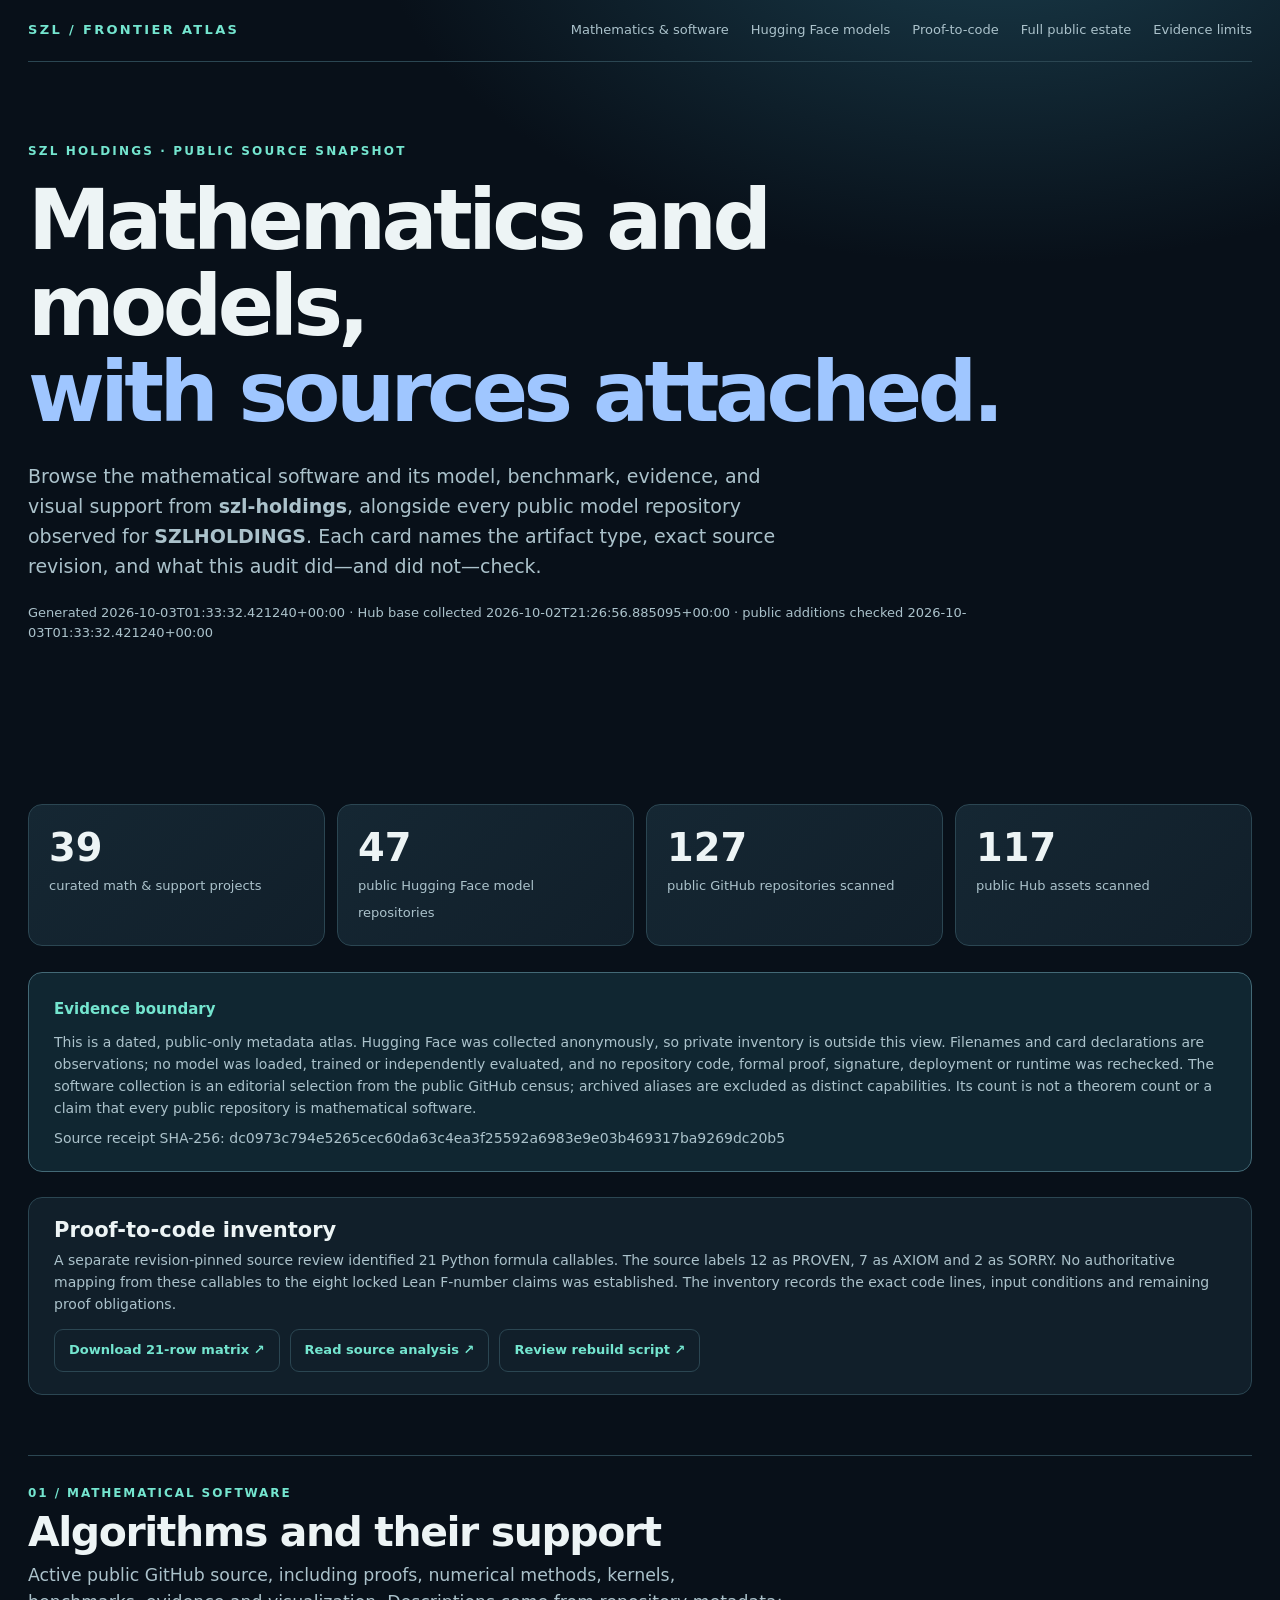
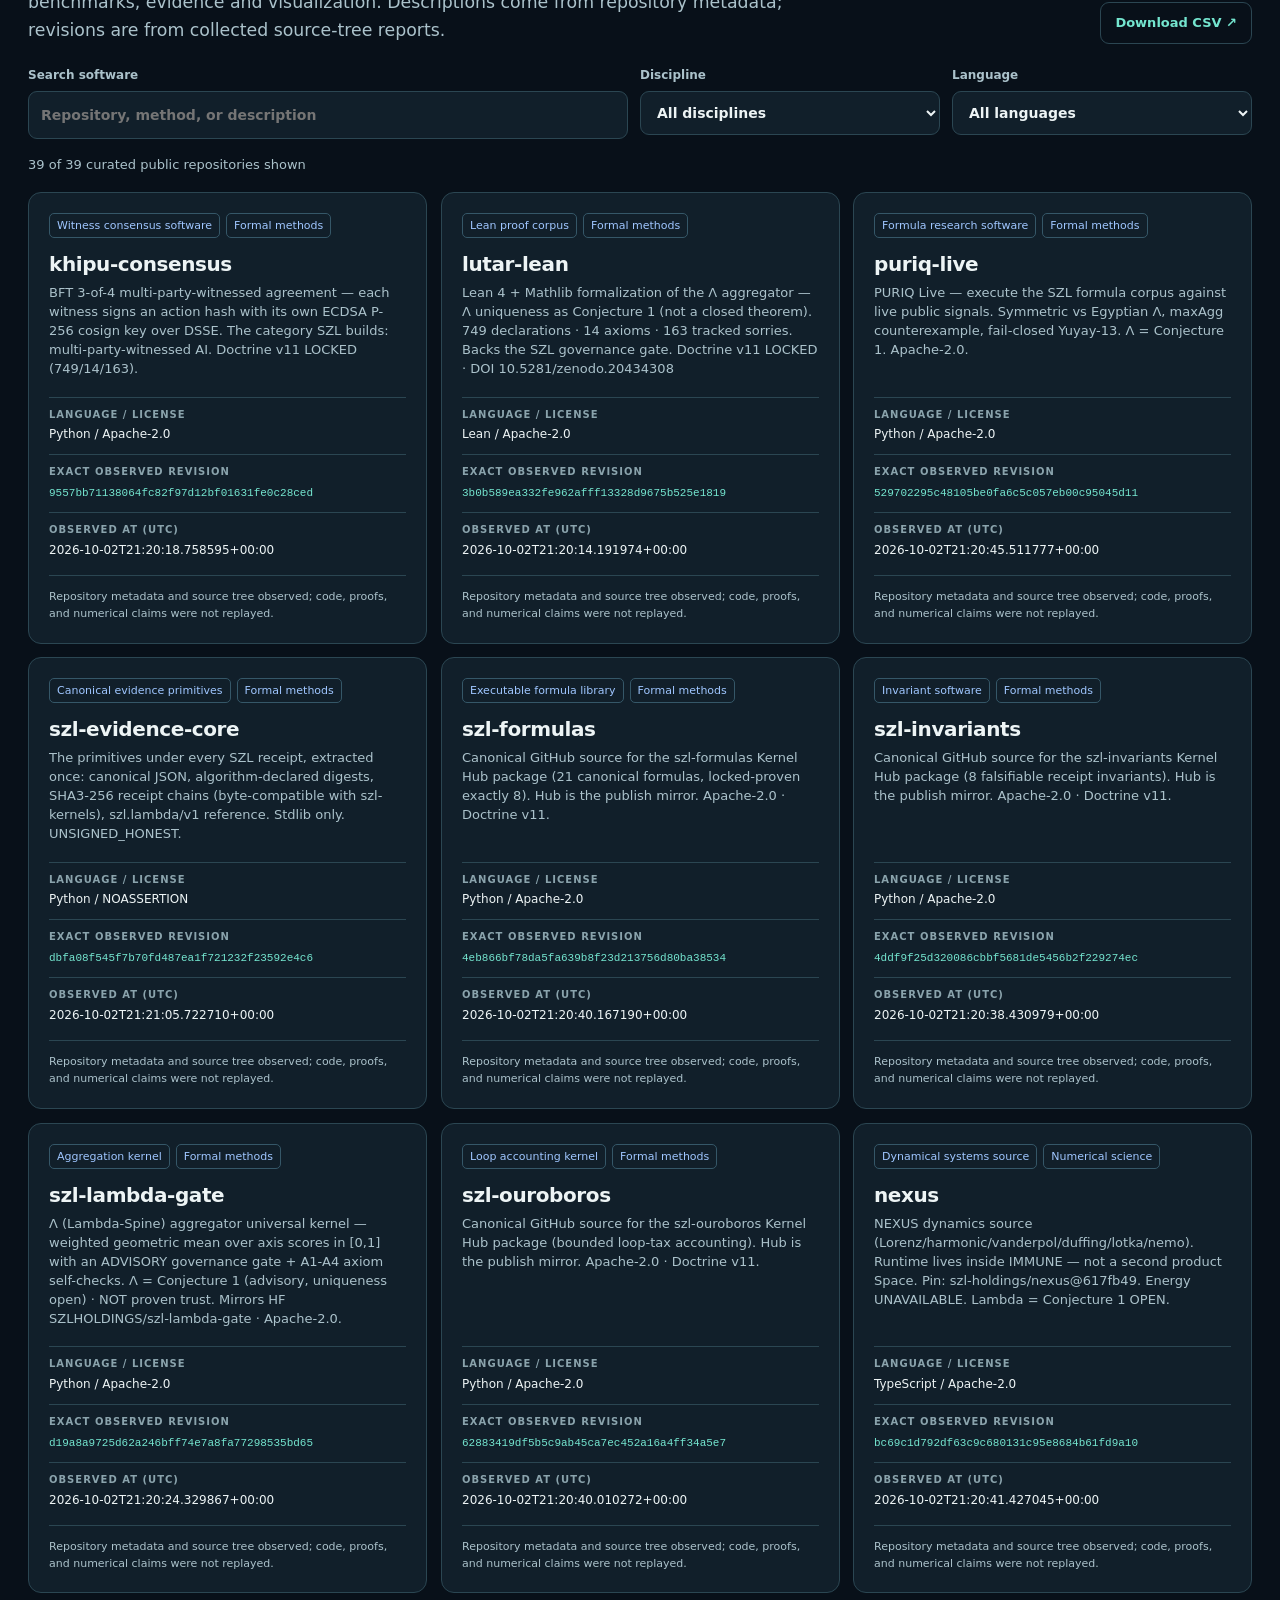
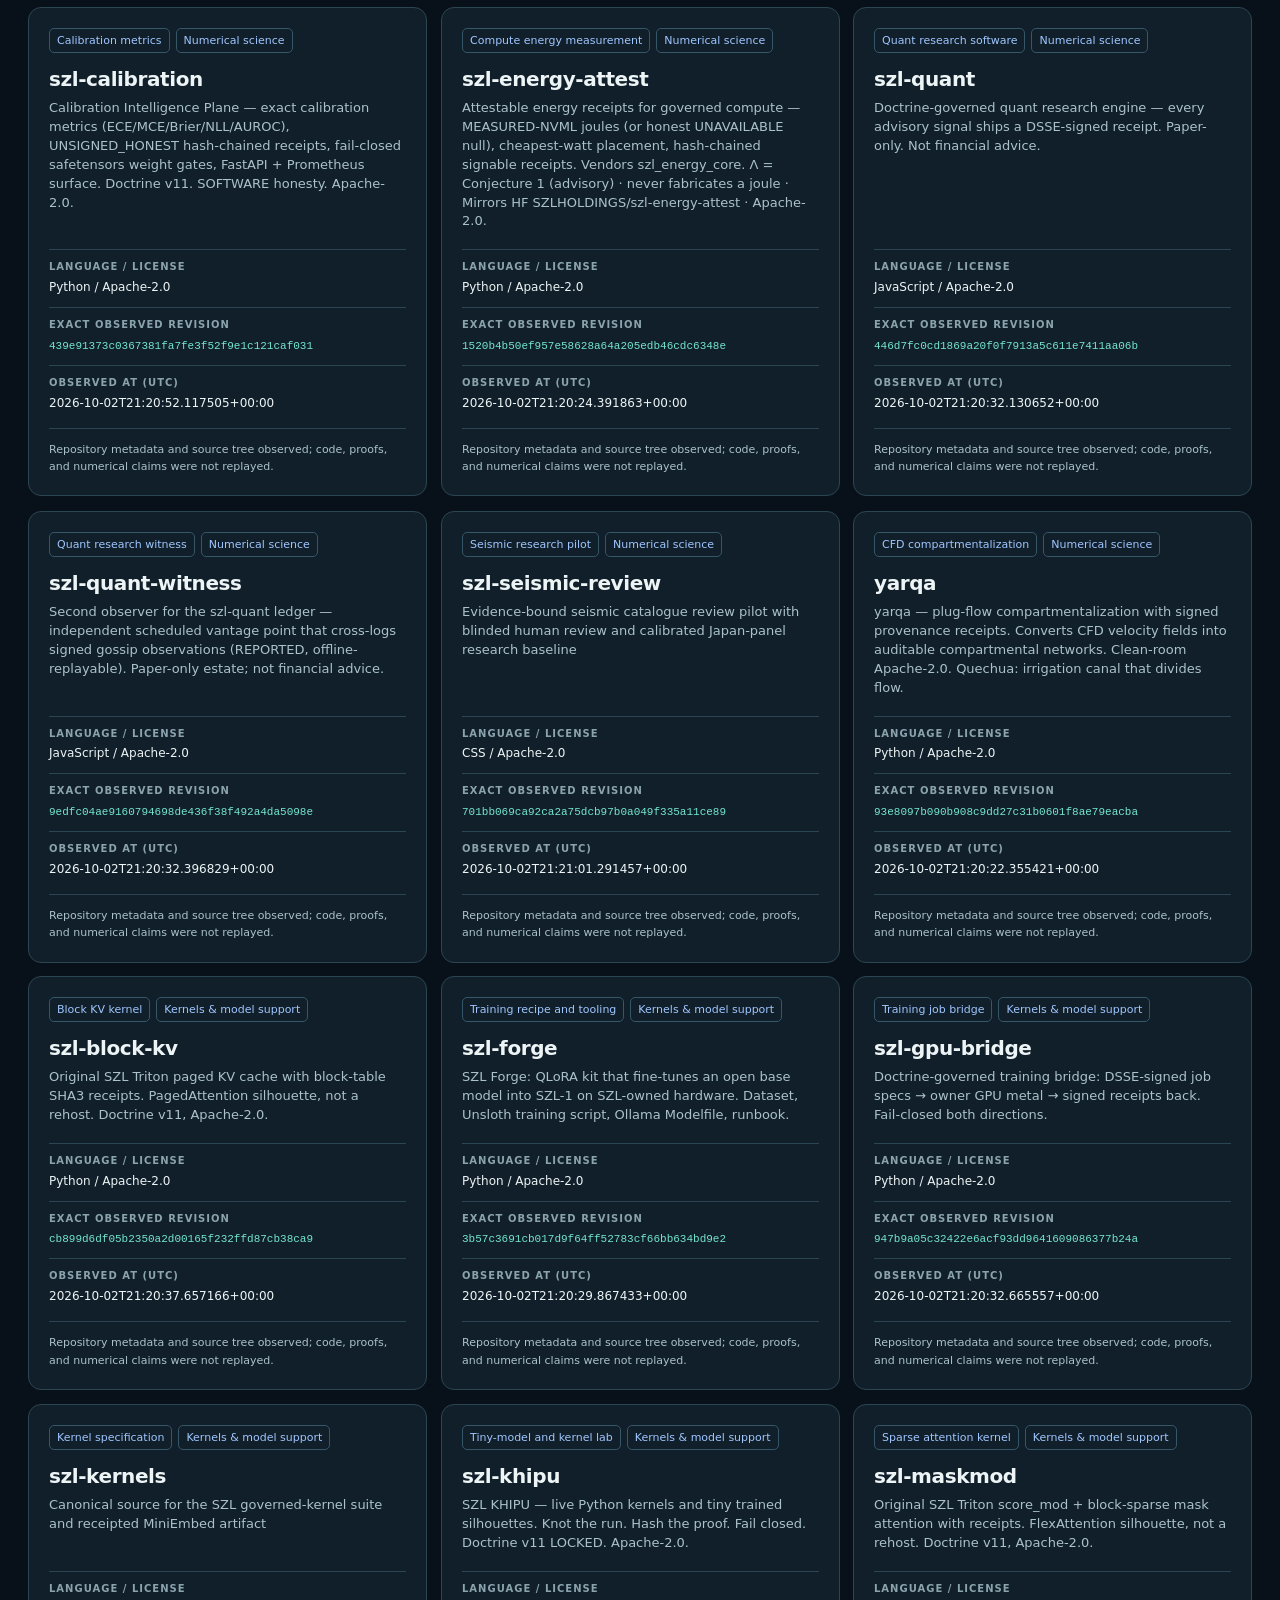
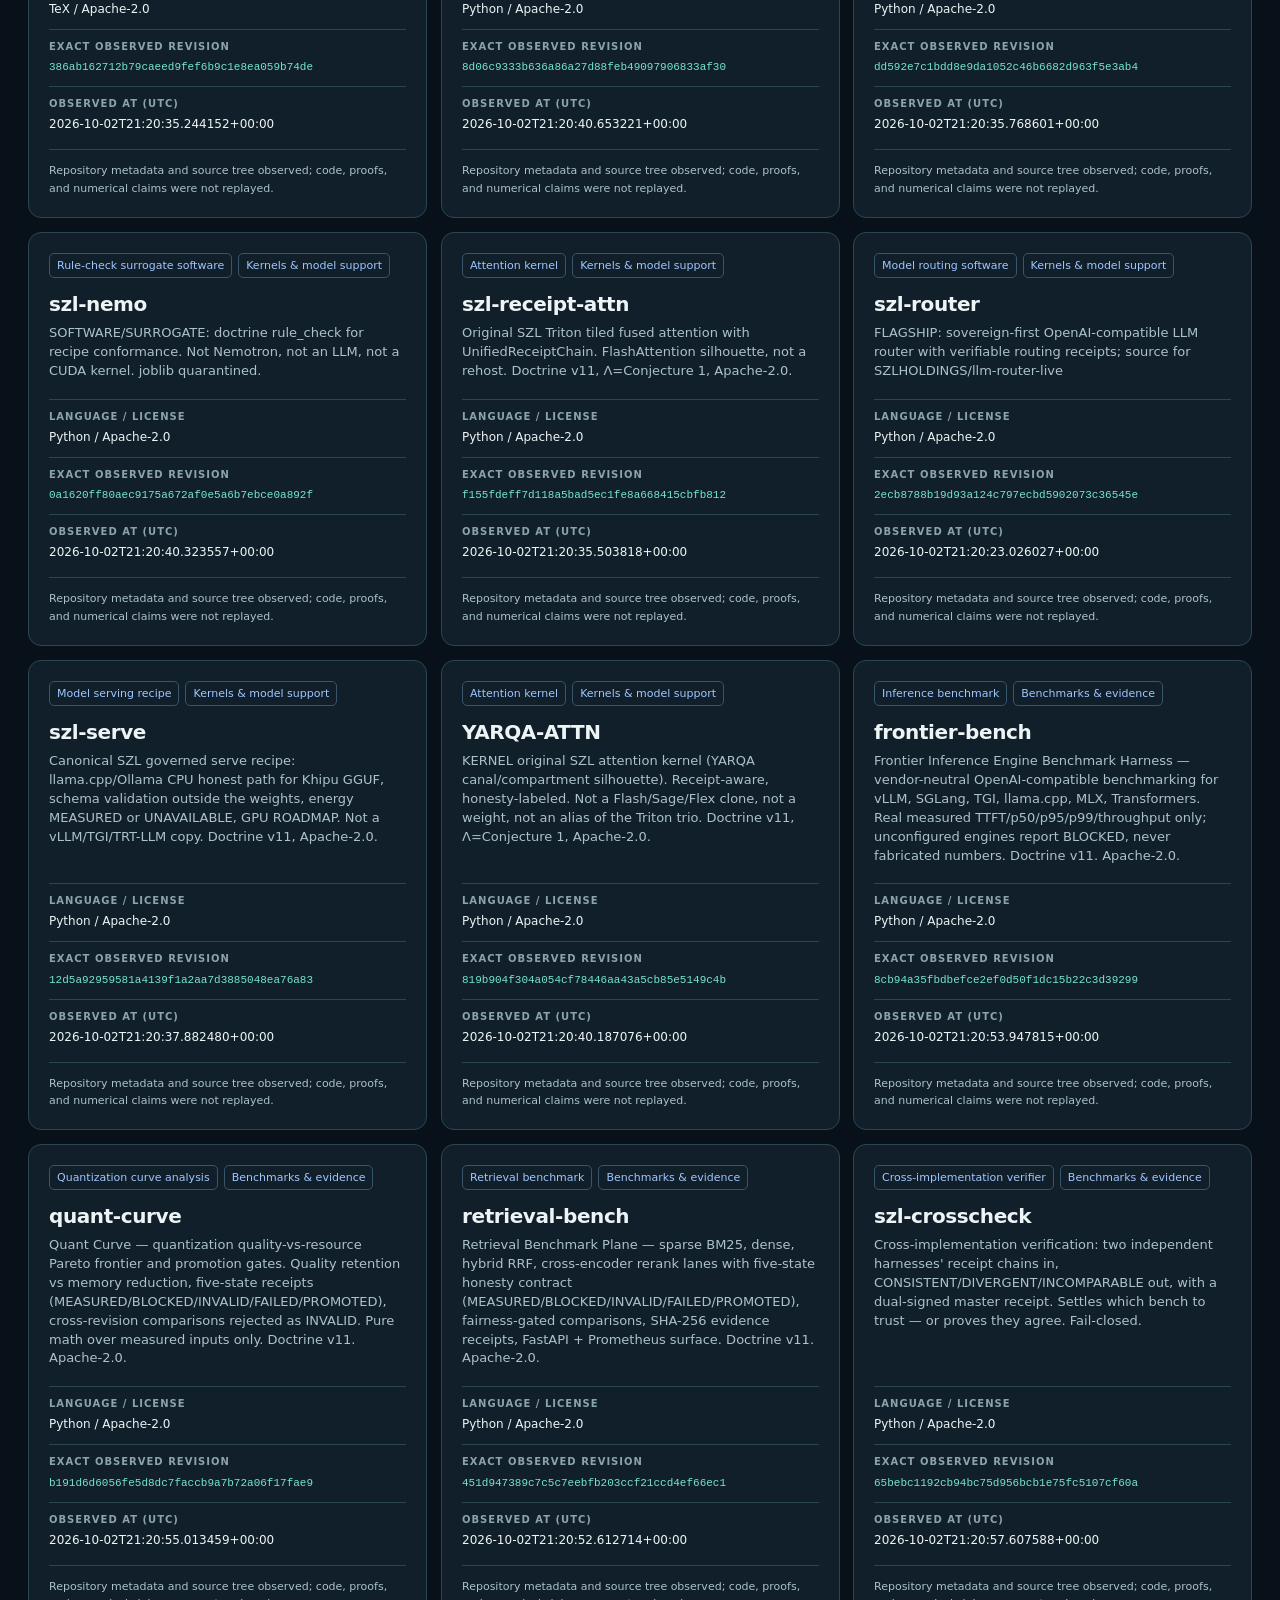
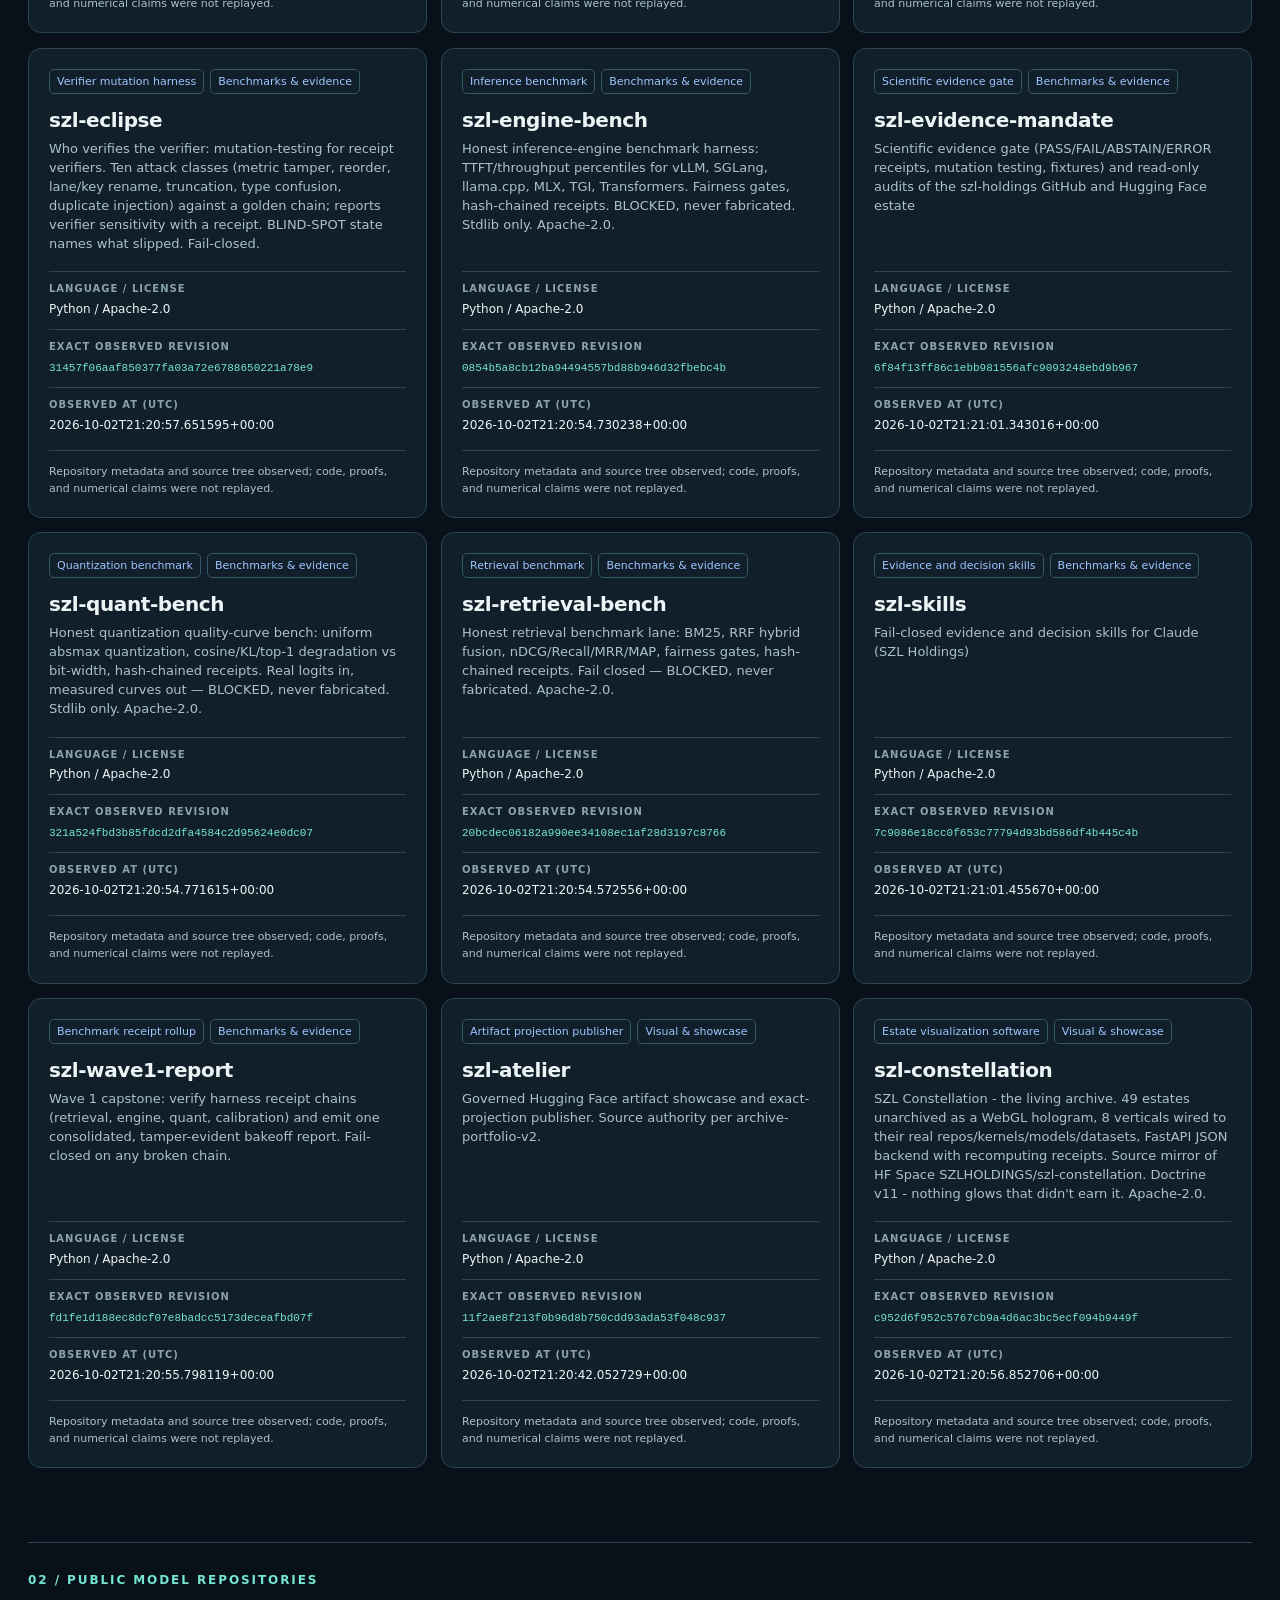
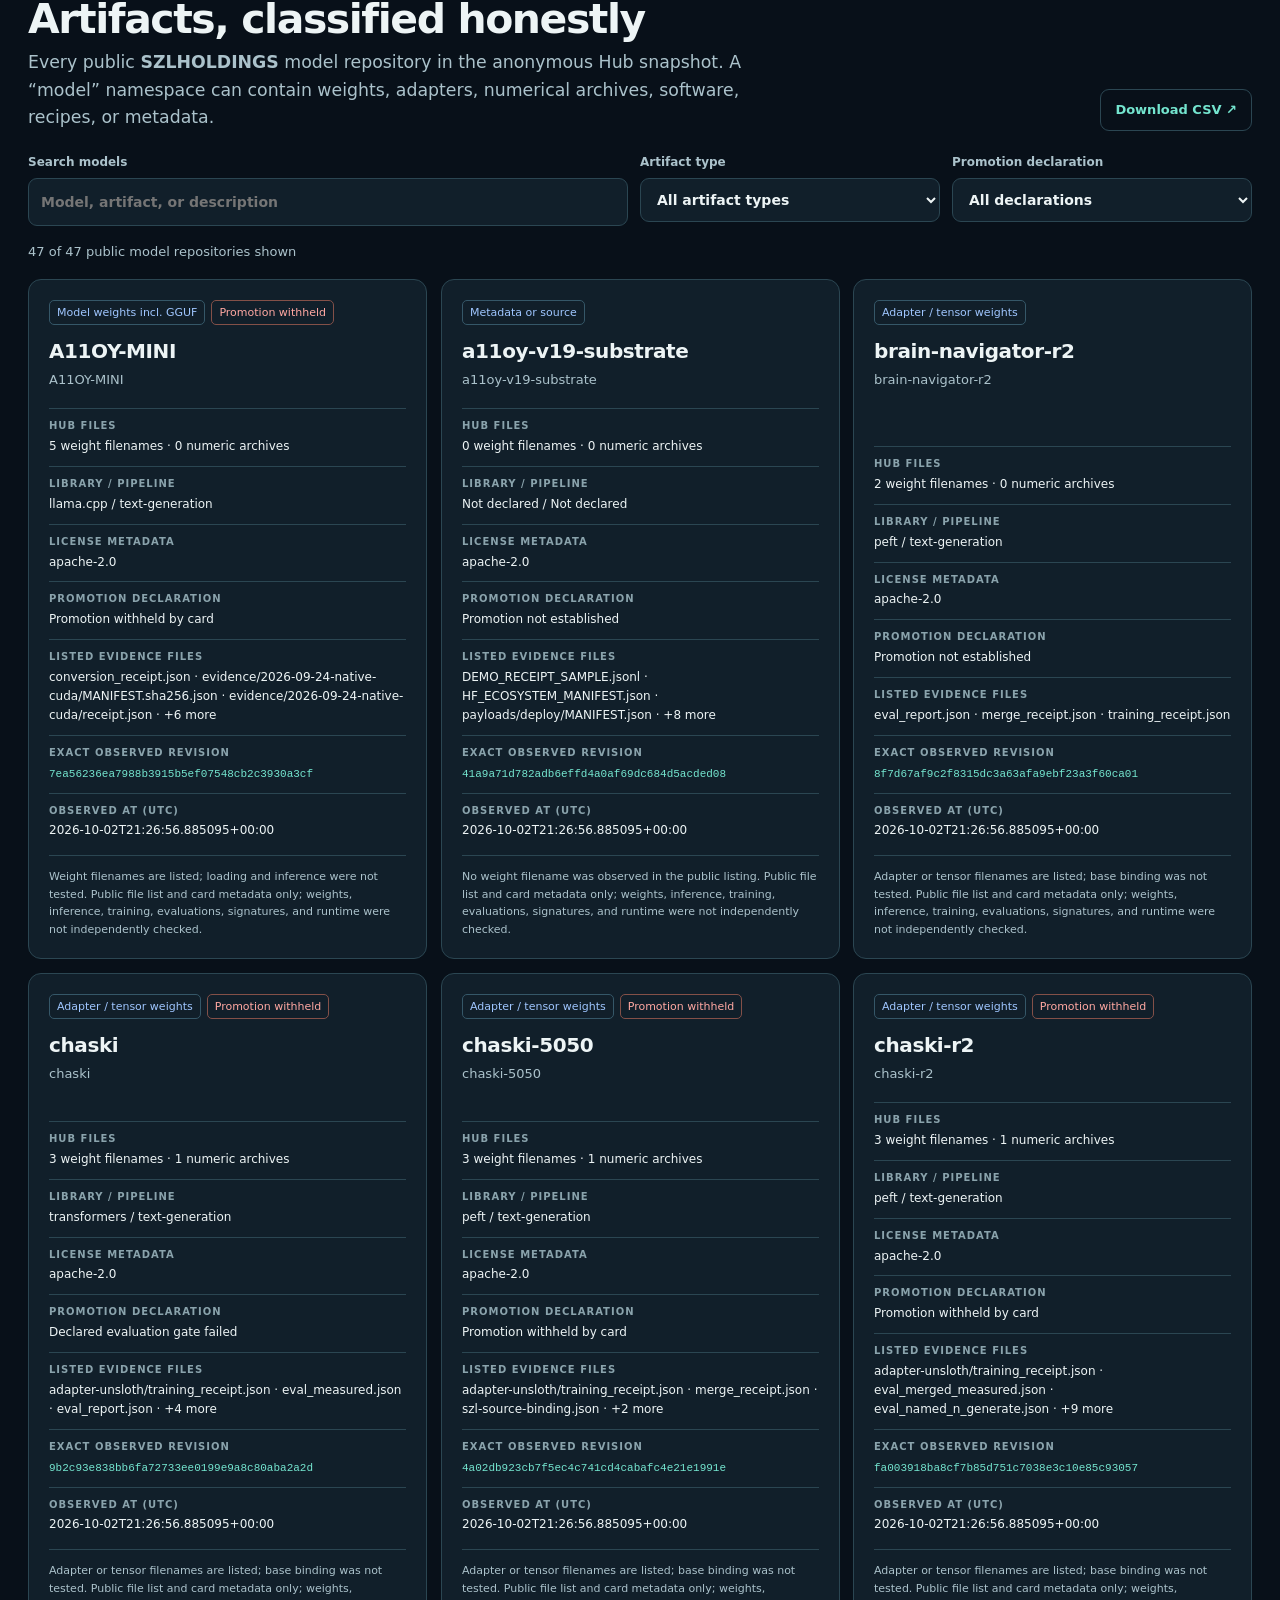
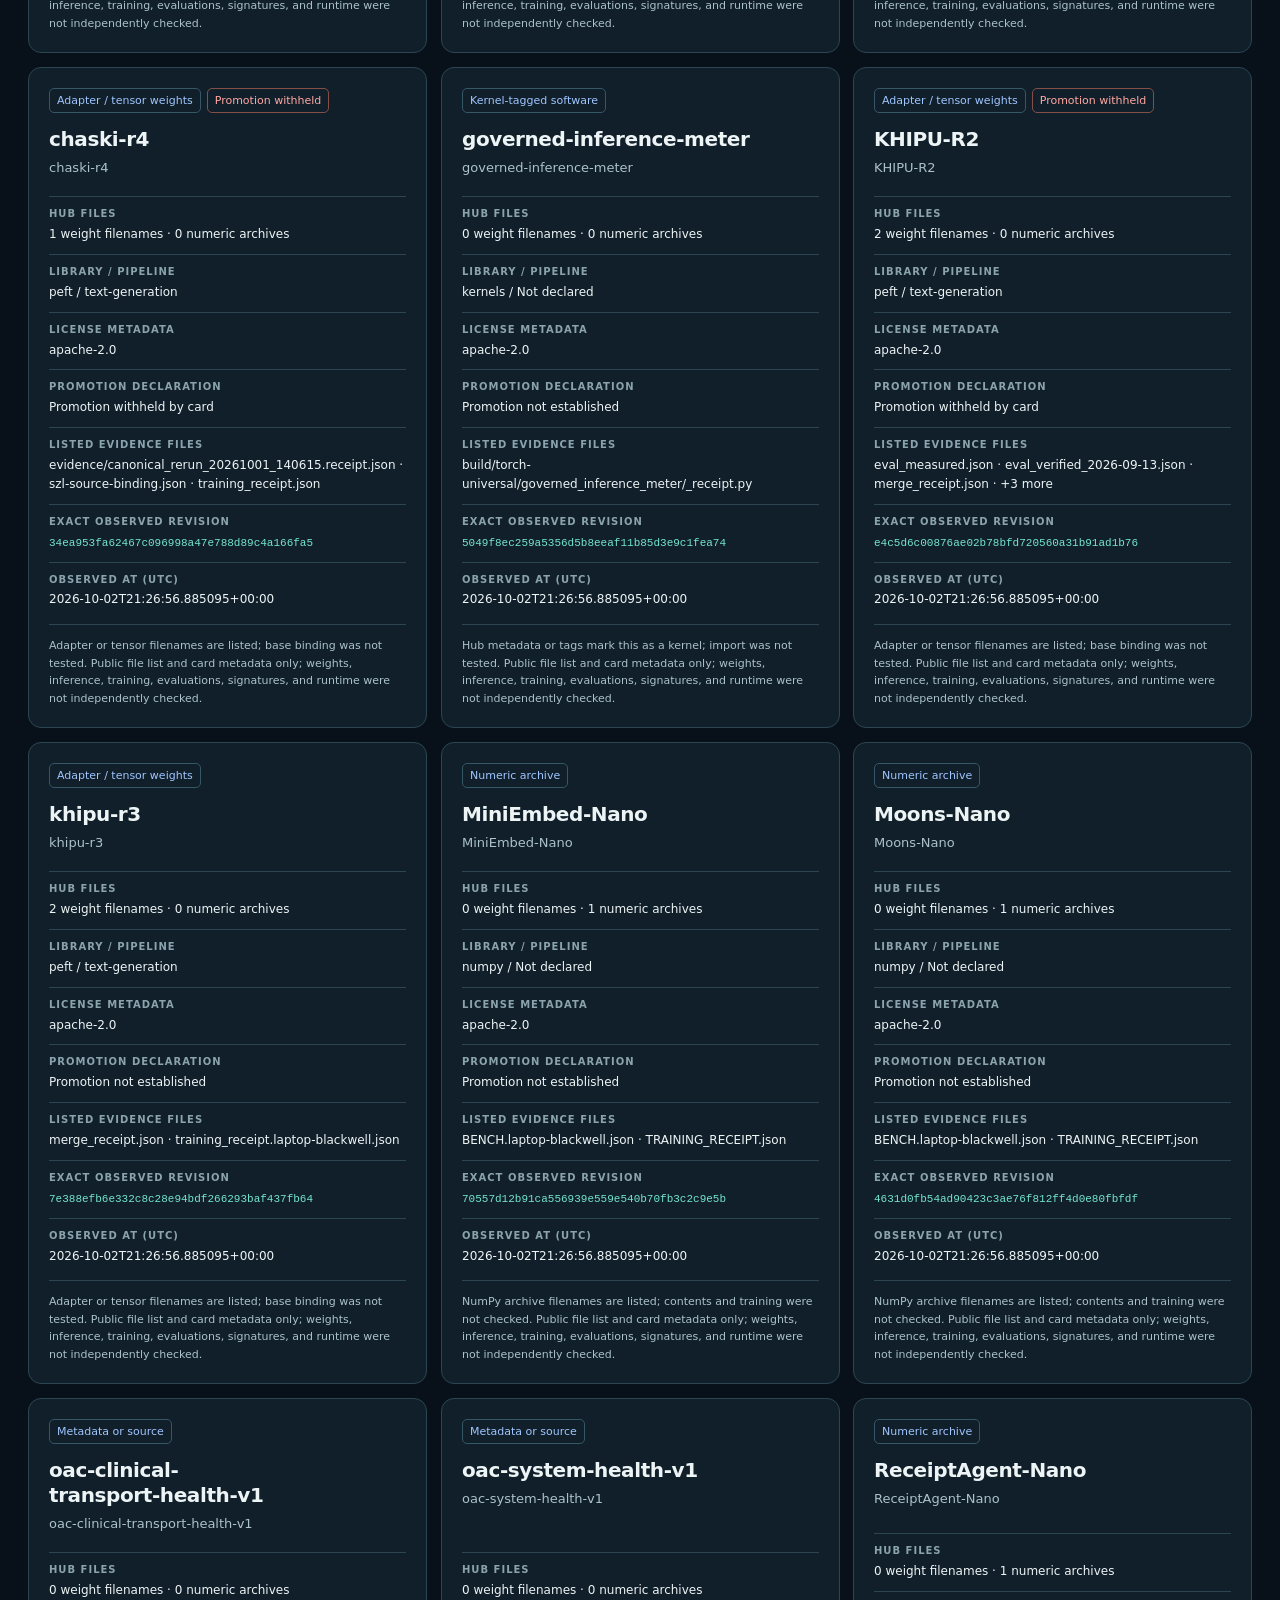
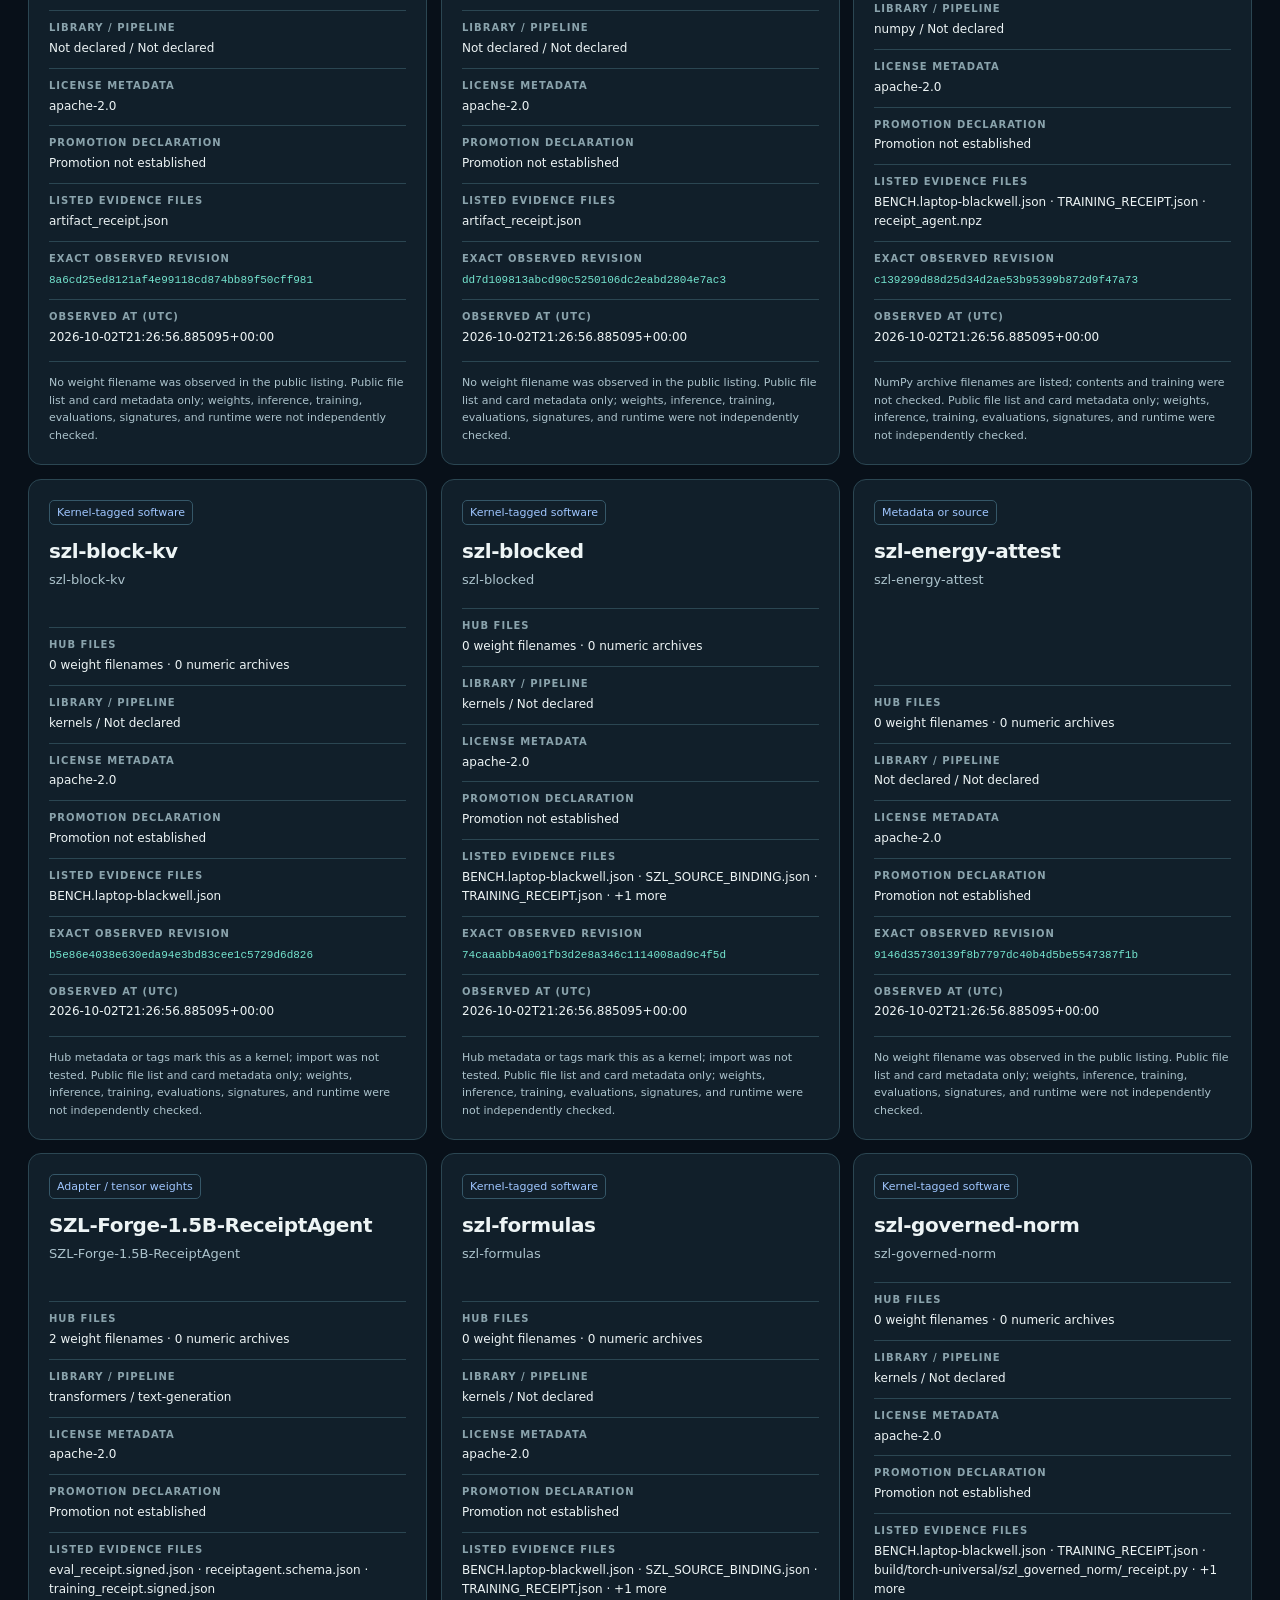
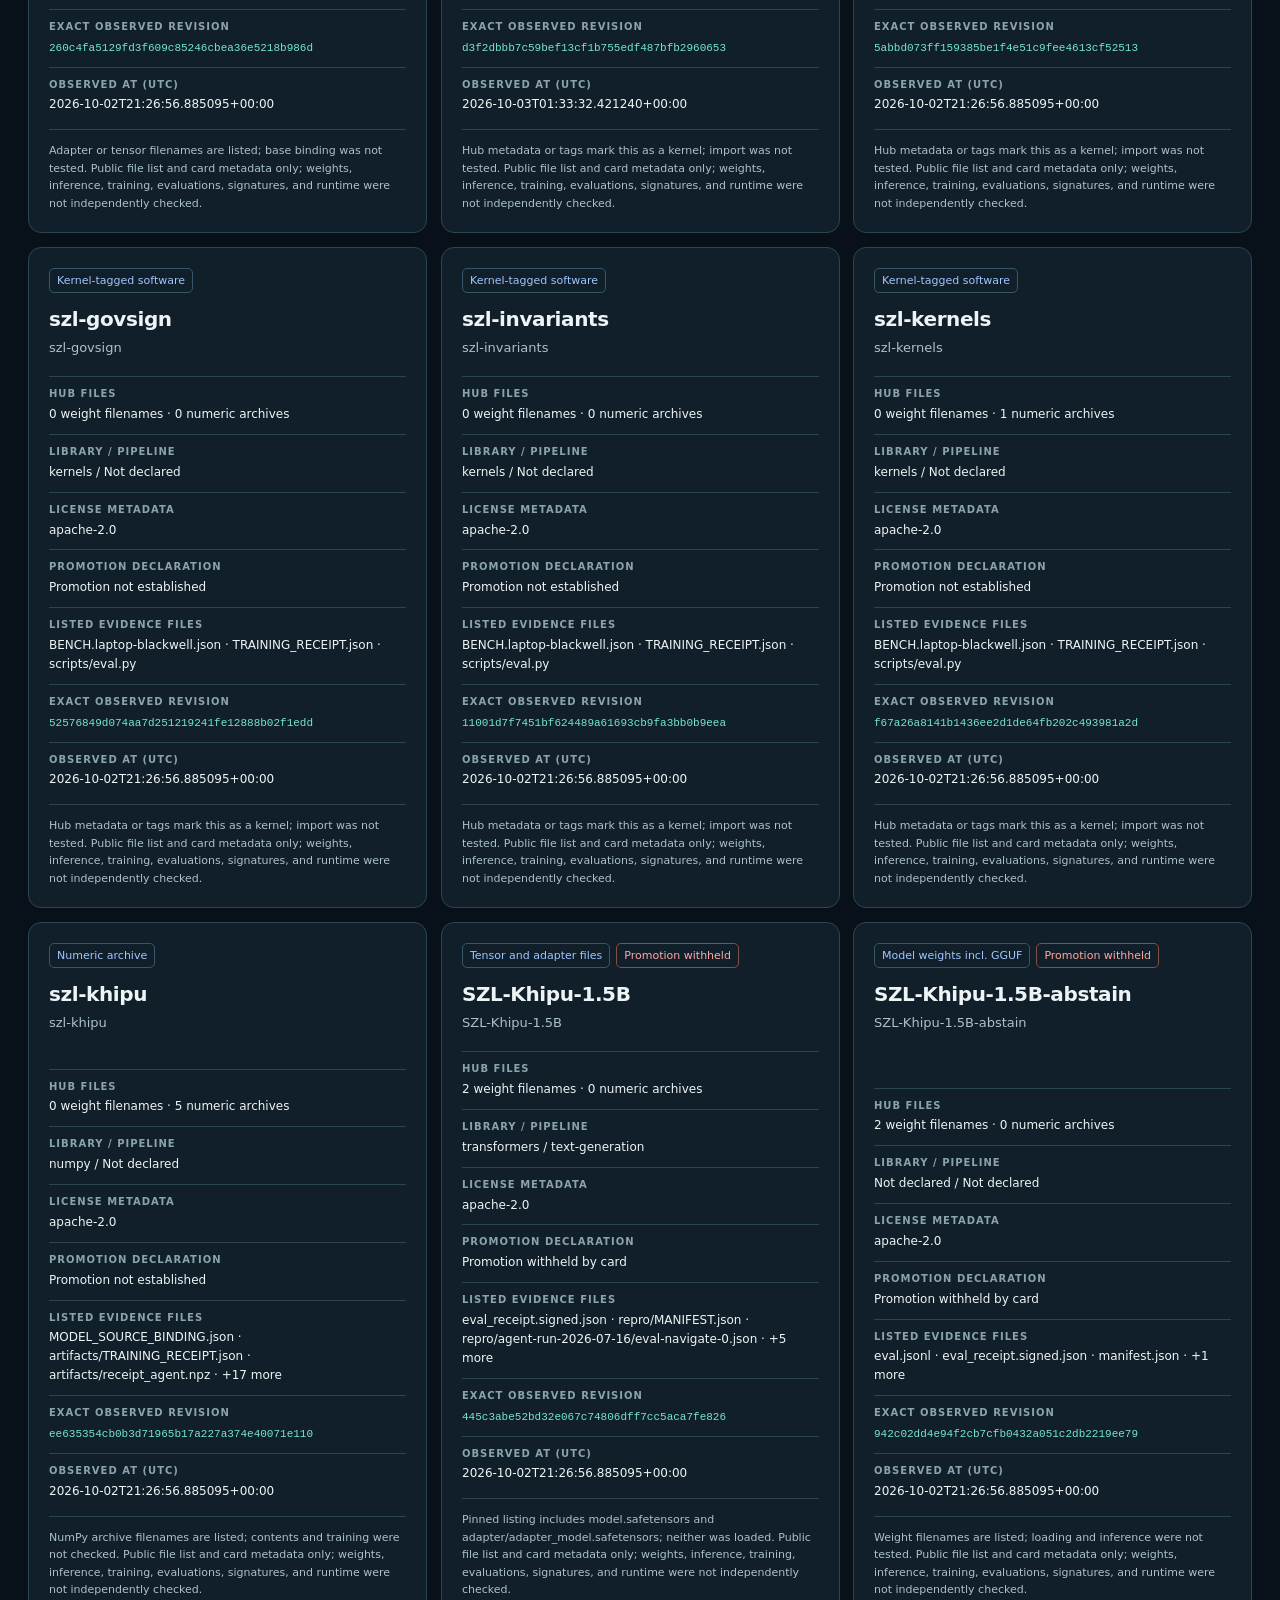
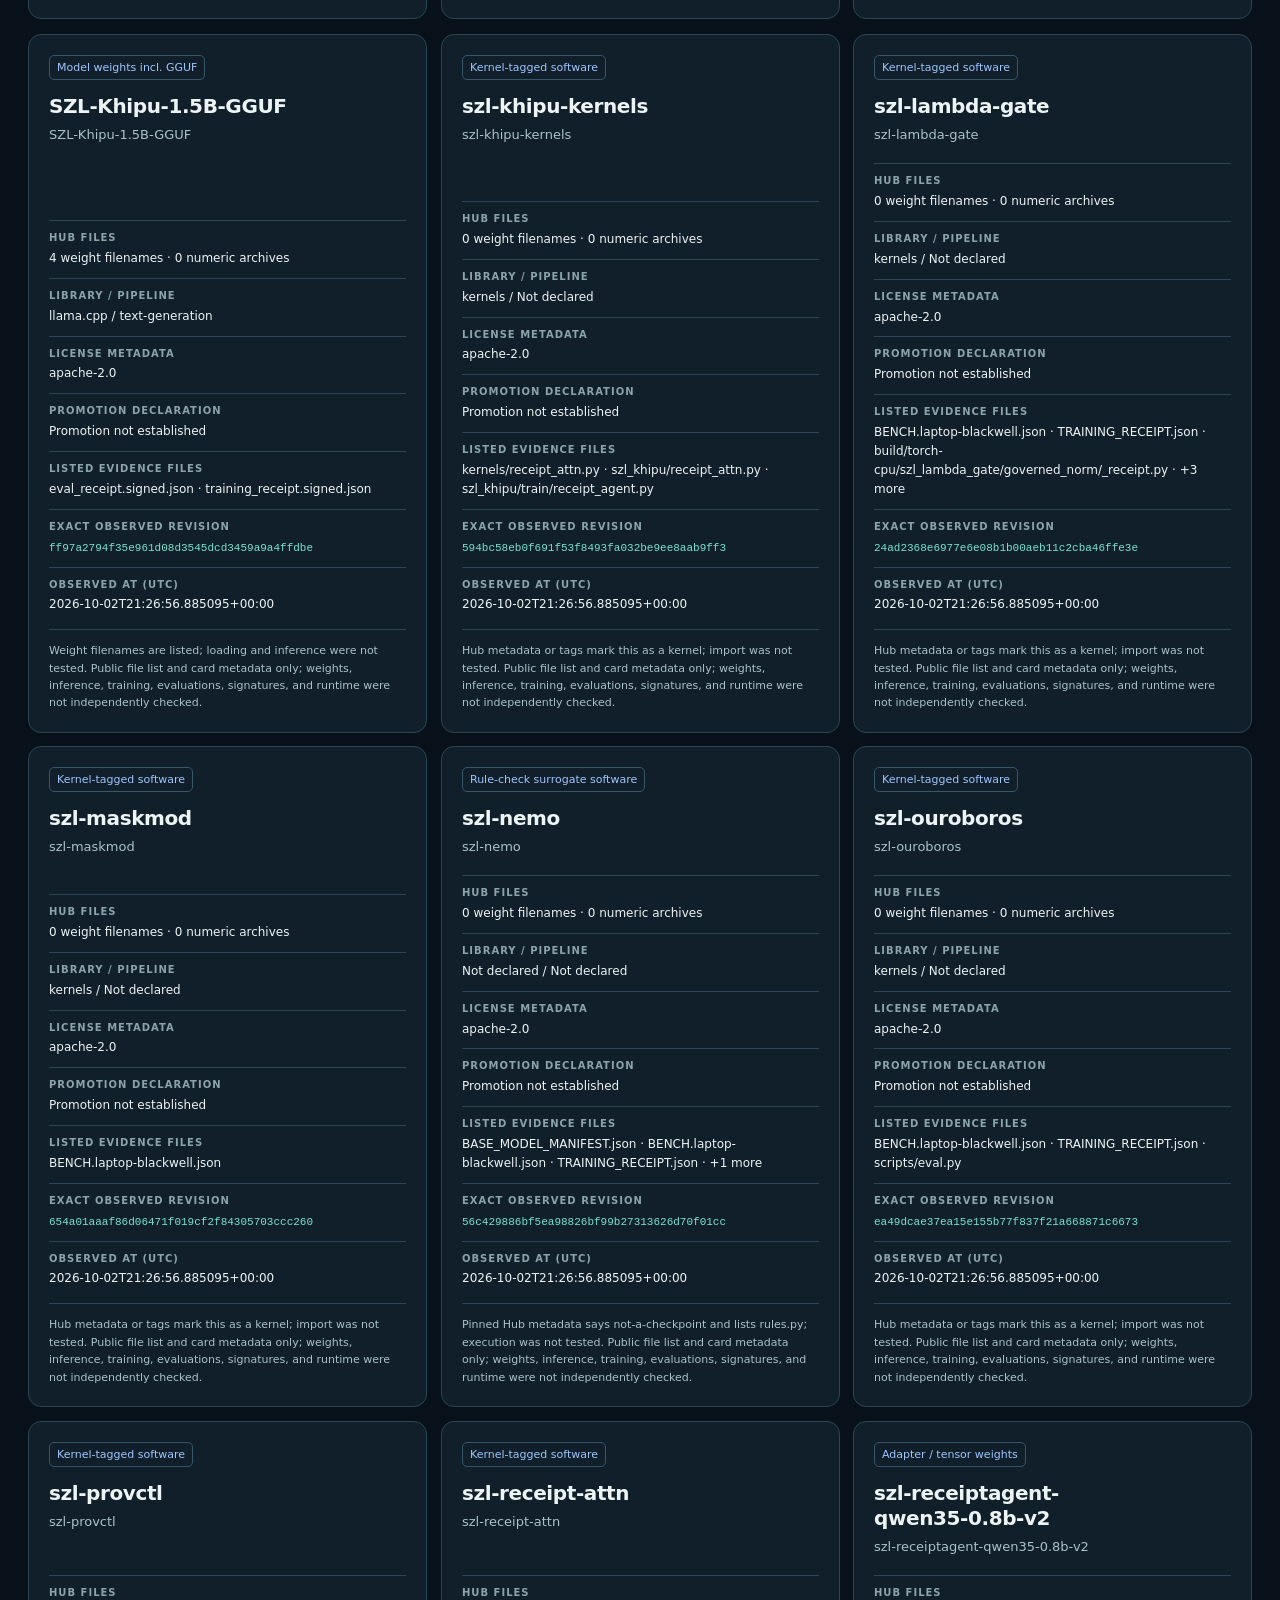
<file: frontier/index.html>
<!doctype html>
<html lang="en">
<head>
<meta charset="utf-8">
<!-- szl:browser-policy v1 -->
<meta http-equiv="Content-Security-Policy" content="default-src 'none'; base-uri 'none'; object-src 'none'; frame-src 'none'; worker-src 'none'; form-action 'none'; connect-src 'none'; script-src 'sha256-QIqa0Pe3fWyaPFq1z/GmoFD6Gf2V+KIYNuhFU9d/WFQ='; script-src-attr 'none'; style-src 'self' 'unsafe-inline'; img-src 'self'; font-src 'self'; media-src 'none'; manifest-src 'self'">
<meta name="referrer" content="no-referrer">
<!-- /szl:browser-policy -->
<meta name="viewport" content="width=device-width, initial-scale=1">
<meta name="color-scheme" content="dark">
<link rel="canonical" href="https://holdings.a-11-oy.com/frontier/">
<title>SZL Frontier Atlas — Mathematics &amp; Models</title>
<style>
:root{--bg:#081019;--surface:#111f2a;--surface2:#152733;--line:#2b4652;--text:#edf4f5;--muted:#abc2cb;--mint:#74e5cf;--blue:#9fc6ff;--amber:#eacb88;--red:#ffa8a2}
*{box-sizing:border-box}html{scroll-behavior:smooth}body{margin:0;background:radial-gradient(ellipse 70% 520px at 78% -100px,#1a3d4c 0,transparent 70%),var(--bg);color:var(--text);font:16px/1.52 system-ui,-apple-system,"Segoe UI",sans-serif}
a{color:var(--mint)}a:hover{text-decoration-thickness:2px}a:focus-visible,input:focus-visible,select:focus-visible{outline:2px solid var(--mint);outline-offset:3px}
.shell{max-width:1420px;margin:0 auto;padding:0 28px}.top{display:flex;align-items:center;justify-content:space-between;gap:20px;padding:20px 0;border-bottom:1px solid var(--line)}.brand{font-size:13px;letter-spacing:.18em;font-weight:800;color:var(--mint);text-decoration:none}.top nav{display:flex;gap:22px;flex-wrap:wrap}.top nav a{font-size:13px;color:var(--muted);text-decoration:none}.top nav a:hover{color:var(--text)}
header.hero{padding:80px 0 50px;max-width:1040px}.eyebrow{color:var(--mint);font-size:12px;font-weight:750;letter-spacing:.18em;text-transform:uppercase}.hero h1{font-size:clamp(42px,6.5vw,86px);line-height:1.03;letter-spacing:-.055em;margin:18px 0 25px}.hero h1 span{color:var(--blue)}.hero p{font-size:19px;color:var(--muted);max-width:790px;margin:0}.hero .date{margin-top:22px;font-size:13px;color:var(--muted)}
.stats{display:grid;grid-template-columns:repeat(4,minmax(0,1fr));gap:12px;margin:4px 0 26px}.stat{background:linear-gradient(135deg,var(--surface2),var(--surface));border:1px solid var(--line);border-radius:14px;padding:20px}.stat strong{display:block;font-size:clamp(26px,3vw,40px);line-height:1.2}.stat span{color:var(--muted);font-size:13px}
.scope{border:1px solid #436976;background:#102631;border-radius:14px;padding:22px 25px;margin-bottom:60px}.scope strong{font-size:15px;color:var(--mint)}.scope p{color:var(--muted);margin:8px 0 0;font-size:14px}.scope code{overflow-wrap:anywhere}
.proof{border:1px solid var(--line);background:var(--surface);border-radius:14px;padding:22px 25px;margin:-35px 0 60px}.proof h2{font-size:21px;margin:0 0 7px}.proof p{color:var(--muted);font-size:14px;margin:0 0 14px}.proof .links{display:flex;gap:10px;flex-wrap:wrap}
section.collection{padding:0 0 74px;scroll-margin-top:24px}.sectionhead{display:flex;align-items:end;justify-content:space-between;gap:20px;border-top:1px solid var(--line);padding-top:28px;margin-bottom:22px}.sectionhead .kicker{font-size:12px;letter-spacing:.16em;color:var(--mint);text-transform:uppercase;font-weight:750}.sectionhead h2{font-size:clamp(28px,3.2vw,45px);line-height:1.1;letter-spacing:-.035em;margin:7px 0}.sectionhead p{color:var(--muted);max-width:760px;margin:0}.export{display:inline-block;white-space:nowrap;border:1px solid var(--line);border-radius:9px;padding:10px 14px;text-decoration:none;font-size:13px;font-weight:650}
.filters{display:grid;grid-template-columns:minmax(250px,2fr) repeat(2,minmax(160px,1fr));gap:12px;margin:22px 0 8px}.filters label{display:block;color:var(--muted);font-size:12px;font-weight:650}.filters input,.filters select{display:block;width:100%;margin-top:6px;background:var(--surface);border:1px solid var(--line);border-radius:9px;color:var(--text);font:inherit;font-size:14px;padding:12px}.count{color:var(--muted);font-size:13px;margin:16px 0}.cards{display:grid;grid-template-columns:repeat(auto-fill,minmax(310px,1fr));gap:14px}.card{background:var(--surface);border:1px solid var(--line);border-radius:13px;padding:20px;min-width:0;display:flex;flex-direction:column}.card:hover{border-color:#527789}.pills{display:flex;gap:6px;flex-wrap:wrap}.pill{font-size:11px;color:var(--blue);border:1px solid #355768;border-radius:5px;padding:3px 7px}.pill.archived{color:var(--amber);border-color:#6d5e3d}.pill.withheld{color:var(--red);border-color:#835048}.card h3{font-size:20px;letter-spacing:-.02em;line-height:1.25;margin:14px 0 7px;overflow-wrap:anywhere}.card h3 a{color:var(--text);text-decoration:none}.card h3 a:hover{color:var(--mint);text-decoration:underline}.card .desc{color:var(--muted);font-size:13px;line-height:1.45;margin:0 0 18px}.facts{margin:auto 0 0;display:grid;gap:10px}.fact{border-top:1px solid var(--line);padding-top:9px}.fact dt{text-transform:uppercase;letter-spacing:.1em;color:#8aa3ac;font-size:10px;font-weight:750}.fact dd{margin:3px 0 0;font-size:12px;overflow-wrap:anywhere}.fact code{font:11px/1.4 ui-monospace,Consolas,monospace;color:var(--mint);overflow-wrap:anywhere}.fact a{text-decoration:none}.fact a:hover{text-decoration:underline}.limit{color:var(--muted);font-size:11px;margin:15px 0 0;border-top:1px solid var(--line);padding-top:12px}.empty{padding:28px;border:1px dashed var(--line);border-radius:10px;color:var(--muted)}
footer{border-top:1px solid var(--line);color:var(--muted);font-size:12px;padding:26px 0 52px}footer a{color:var(--blue)}
@media(max-width:800px){.stats{grid-template-columns:repeat(2,minmax(0,1fr))}.filters{grid-template-columns:1fr 1fr}.filters label:first-child{grid-column:1/-1}.sectionhead{align-items:start;flex-direction:column}}@media(max-width:520px){.shell{padding:0 18px}.top{align-items:start;flex-direction:column}.hero{padding:55px 0 35px}.hero p{font-size:16px}.stats{grid-template-columns:1fr 1fr}.stat{padding:14px}.filters{grid-template-columns:1fr}.filters label:first-child{grid-column:auto}.cards{grid-template-columns:1fr}}
</style>
<link rel="stylesheet" href="/assets/szl-responsive-apex-v3.css" data-szl-responsive-apex-v3="style" />
</head>
<body>
<div class="shell"><div class="top"><a class="brand" href="#top">SZL / FRONTIER ATLAS</a><nav aria-label="Sections"><a href="#math">Mathematics &amp; software</a><a href="#models">Hugging Face models</a><a href="#proof">Proof-to-code</a><a href="showcase-public.html">Full public estate</a><a href="#scope">Evidence limits</a></nav></div>
<header id="top" class="hero"><div class="eyebrow">SZL Holdings · public source snapshot</div><h1>Mathematics and models,<br><span>with sources attached.</span></h1><p>Browse the mathematical software and its model, benchmark, evidence, and visual support from <strong>szl-holdings</strong>, alongside every public model repository observed for <strong>SZLHOLDINGS</strong>. Each card names the artifact type, exact source revision, and what this audit did—and did not—check.</p><div id="stamp" class="date"></div></header>
<div class="stats" aria-label="Snapshot counts"><div class="stat"><strong id="math-total">—</strong><span>curated math &amp; support projects</span></div><div class="stat"><strong id="model-total">—</strong><span>public Hugging Face model repositories</span></div><div class="stat"><strong id="github-total">—</strong><span>public GitHub repositories scanned</span></div><div class="stat"><strong id="hf-total">—</strong><span>public Hub assets scanned</span></div></div>
<aside id="scope" class="scope"><strong>Evidence boundary</strong><p>This is a dated, public-only metadata atlas. Hugging Face was collected anonymously, so private inventory is outside this view. Filenames and card declarations are observations; no model was loaded, trained or independently evaluated, and no repository code, formal proof, signature, deployment or runtime was rechecked. The software collection is an editorial selection from the public GitHub census; archived aliases are excluded as distinct capabilities. Its count is not a theorem count or a claim that every public repository is mathematical software.</p><p id="receipt"></p></aside>
<aside id="proof" class="proof"><h2>Proof-to-code inventory</h2><p>A separate revision-pinned source review identified 21 Python formula callables. The source labels 12 as PROVEN, 7 as AXIOM and 2 as SORRY. No authoritative mapping from these callables to the eight locked Lean F-number claims was established. The inventory records the exact code lines, input conditions and remaining proof obligations.</p><div class="links"><a class="export" href="proof-to-code-matrix.csv" download>Download 21-row matrix ↗</a><a class="export" href="PROOF_TO_CODE.md">Read source analysis ↗</a><a class="export" href="build_proof_code_matrix.py" download>Review rebuild script ↗</a></div></aside>
<main><section id="math" class="collection" aria-labelledby="math-heading"><div class="sectionhead"><div><div class="kicker">01 / Mathematical software</div><h2 id="math-heading">Algorithms and their support</h2><p>Active public GitHub source, including proofs, numerical methods, kernels, benchmarks, evidence and visualization. Descriptions come from repository metadata; revisions are from collected source-tree reports.</p></div><a class="export" href="math-software.csv" download>Download CSV ↗</a></div><div class="filters"><label>Search software<input id="math-search" type="search" placeholder="Repository, method, or description"></label><label>Discipline<select id="math-category"><option value="">All disciplines</option></select></label><label>Language<select id="math-language"><option value="">All languages</option></select></label></div><div id="math-count" class="count" role="status" aria-live="polite"></div><div id="math-grid" class="cards"></div></section>
<section id="models" class="collection" aria-labelledby="model-heading"><div class="sectionhead"><div><div class="kicker">02 / Public model repositories</div><h2 id="model-heading">Artifacts, classified honestly</h2><p>Every public <strong>SZLHOLDINGS</strong> model repository in the anonymous Hub snapshot. A “model” namespace can contain weights, adapters, numerical archives, software, recipes, or metadata.</p></div><a class="export" href="models.csv" download>Download CSV ↗</a></div><div class="filters"><label>Search models<input id="model-search" type="search" placeholder="Model, artifact, or description"></label><label>Artifact type<select id="model-class"><option value="">All artifact types</option></select></label><label>Promotion declaration<select id="model-promotion"><option value="">All declarations</option><option value="withheld">Withheld / failed</option><option value="other">Other or undeclared</option></select></label></div><div id="model-count" class="count" role="status" aria-live="polite"></div><div id="model-grid" class="cards"></div></section></main>
<footer>Public source snapshot generated from a read-only audit slice. Exact revisions identify observed source, not production readiness or scientific validity. <a href="showcase-public.html">Browse all 247 public assets</a> · <a href="audit-data/public-source-receipt.json">Public source receipt</a> · <a href="audit-data/hf-public-overlay.json">Hub additions</a>.</footer></div>
<script>
const CATALOG={"schema":"szl.frontier-public-showcase/v1","generated_at_utc":"2026-10-03T01:33:32.421240+00:00","hf_collected_at_utc":"2026-10-02T21:26:56.885095+00:00","hf_public_overlay_checked_at_utc":"2026-10-03T01:33:32.421240+00:00","source_receipt_sha256":"dc0973c794e5265cec60da63c4ea3f25592a6983e9e03b469317ba9269dc20b5","github_public_repositories":127,"hf_public_repositories":117,"math":[{"name":"khipu-consensus","owner":"szl-holdings","private":false,"category":"Formal methods","artifact_class":"Witness consensus software","archived":false,"language":"Python","license":"Apache-2.0","description":"BFT 3-of-4 multi-party-witnessed agreement — each witness signs an action hash with its own ECDSA P-256 cosign key over DSSE. The category SZL builds: multi-party-witnessed AI. Doctrine v11 LOCKED (749/14/163).","revision":"9557bb71138064fc82f97d12bf01631fe0c28ced","observed_at_utc":"2026-10-02T21:20:18.758595+00:00","source_url":"https://github.com/szl-holdings/khipu-consensus","revision_url":"https://github.com/szl-holdings/khipu-consensus/tree/9557bb71138064fc82f97d12bf01631fe0c28ced","evidence_limit":"Repository metadata and source tree observed; code, proofs, and numerical claims were not replayed."},{"name":"lutar-lean","owner":"szl-holdings","private":false,"category":"Formal methods","artifact_class":"Lean proof corpus","archived":false,"language":"Lean","license":"Apache-2.0","description":"Lean 4 + Mathlib formalization of the Λ aggregator — Λ uniqueness as Conjecture 1 (not a closed theorem). 749 declarations · 14 axioms · 163 tracked sorries. Backs the SZL governance gate. Doctrine v11 LOCKED · DOI 10.5281/zenodo.20434308","revision":"3b0b589ea332fe962afff13328d9675b525e1819","observed_at_utc":"2026-10-02T21:20:14.191974+00:00","source_url":"https://github.com/szl-holdings/lutar-lean","revision_url":"https://github.com/szl-holdings/lutar-lean/tree/3b0b589ea332fe962afff13328d9675b525e1819","evidence_limit":"Repository metadata and source tree observed; code, proofs, and numerical claims were not replayed."},{"name":"puriq-live","owner":"szl-holdings","private":false,"category":"Formal methods","artifact_class":"Formula research software","archived":false,"language":"Python","license":"Apache-2.0","description":"PURIQ Live — execute the SZL formula corpus against live public signals. Symmetric vs Egyptian Λ, maxAgg counterexample, fail-closed Yuyay-13. Λ = Conjecture 1. Apache-2.0.","revision":"529702295c48105be0fa6c5c057eb00c95045d11","observed_at_utc":"2026-10-02T21:20:45.511777+00:00","source_url":"https://github.com/szl-holdings/puriq-live","revision_url":"https://github.com/szl-holdings/puriq-live/tree/529702295c48105be0fa6c5c057eb00c95045d11","evidence_limit":"Repository metadata and source tree observed; code, proofs, and numerical claims were not replayed."},{"name":"szl-evidence-core","owner":"szl-holdings","private":false,"category":"Formal methods","artifact_class":"Canonical evidence primitives","archived":false,"language":"Python","license":"NOASSERTION","description":"The primitives under every SZL receipt, extracted once: canonical JSON, algorithm-declared digests, SHA3-256 receipt chains (byte-compatible with szl-kernels), szl.lambda/v1 reference. Stdlib only. UNSIGNED_HONEST.","revision":"dbfa08f545f7b70fd487ea1f721232f23592e4c6","observed_at_utc":"2026-10-02T21:21:05.722710+00:00","source_url":"https://github.com/szl-holdings/szl-evidence-core","revision_url":"https://github.com/szl-holdings/szl-evidence-core/tree/dbfa08f545f7b70fd487ea1f721232f23592e4c6","evidence_limit":"Repository metadata and source tree observed; code, proofs, and numerical claims were not replayed."},{"name":"szl-formulas","owner":"szl-holdings","private":false,"category":"Formal methods","artifact_class":"Executable formula library","archived":false,"language":"Python","license":"Apache-2.0","description":"Canonical GitHub source for the szl-formulas Kernel Hub package (21 canonical formulas, locked-proven exactly 8). Hub is the publish mirror. Apache-2.0 · Doctrine v11.","revision":"4eb866bf78da5fa639b8f23d213756d80ba38534","observed_at_utc":"2026-10-02T21:20:40.167190+00:00","source_url":"https://github.com/szl-holdings/szl-formulas","revision_url":"https://github.com/szl-holdings/szl-formulas/tree/4eb866bf78da5fa639b8f23d213756d80ba38534","evidence_limit":"Repository metadata and source tree observed; code, proofs, and numerical claims were not replayed."},{"name":"szl-invariants","owner":"szl-holdings","private":false,"category":"Formal methods","artifact_class":"Invariant software","archived":false,"language":"Python","license":"Apache-2.0","description":"Canonical GitHub source for the szl-invariants Kernel Hub package (8 falsifiable receipt invariants). Hub is the publish mirror. Apache-2.0 · Doctrine v11.","revision":"4ddf9f25d320086cbbf5681de5456b2f229274ec","observed_at_utc":"2026-10-02T21:20:38.430979+00:00","source_url":"https://github.com/szl-holdings/szl-invariants","revision_url":"https://github.com/szl-holdings/szl-invariants/tree/4ddf9f25d320086cbbf5681de5456b2f229274ec","evidence_limit":"Repository metadata and source tree observed; code, proofs, and numerical claims were not replayed."},{"name":"szl-lambda-gate","owner":"szl-holdings","private":false,"category":"Formal methods","artifact_class":"Aggregation kernel","archived":false,"language":"Python","license":"Apache-2.0","description":"Λ (Lambda-Spine) aggregator universal kernel — weighted geometric mean over axis scores in [0,1] with an ADVISORY governance gate + A1-A4 axiom self-checks. Λ = Conjecture 1 (advisory, uniqueness open) · NOT proven trust. Mirrors HF SZLHOLDINGS/szl-lambda-gate · Apache-2.0.","revision":"d19a8a9725d62a246bff74e7a8fa77298535bd65","observed_at_utc":"2026-10-02T21:20:24.329867+00:00","source_url":"https://github.com/szl-holdings/szl-lambda-gate","revision_url":"https://github.com/szl-holdings/szl-lambda-gate/tree/d19a8a9725d62a246bff74e7a8fa77298535bd65","evidence_limit":"Repository metadata and source tree observed; code, proofs, and numerical claims were not replayed."},{"name":"szl-ouroboros","owner":"szl-holdings","private":false,"category":"Formal methods","artifact_class":"Loop accounting kernel","archived":false,"language":"Python","license":"Apache-2.0","description":"Canonical GitHub source for the szl-ouroboros Kernel Hub package (bounded loop-tax accounting). Hub is the publish mirror. Apache-2.0 · Doctrine v11.","revision":"62883419df5b5c9ab45ca7ec452a16a4ff34a5e7","observed_at_utc":"2026-10-02T21:20:40.010272+00:00","source_url":"https://github.com/szl-holdings/szl-ouroboros","revision_url":"https://github.com/szl-holdings/szl-ouroboros/tree/62883419df5b5c9ab45ca7ec452a16a4ff34a5e7","evidence_limit":"Repository metadata and source tree observed; code, proofs, and numerical claims were not replayed."},{"name":"nexus","owner":"szl-holdings","private":false,"category":"Numerical science","artifact_class":"Dynamical systems source","archived":false,"language":"TypeScript","license":"Apache-2.0","description":"NEXUS dynamics source (Lorenz/harmonic/vanderpol/duffing/lotka/nemo). Runtime lives inside IMMUNE — not a second product Space. Pin: szl-holdings/nexus@617fb49. Energy UNAVAILABLE. Lambda = Conjecture 1 OPEN.","revision":"bc69c1d792df63c9c680131c95e8684b61fd9a10","observed_at_utc":"2026-10-02T21:20:41.427045+00:00","source_url":"https://github.com/szl-holdings/nexus","revision_url":"https://github.com/szl-holdings/nexus/tree/bc69c1d792df63c9c680131c95e8684b61fd9a10","evidence_limit":"Repository metadata and source tree observed; code, proofs, and numerical claims were not replayed."},{"name":"szl-calibration","owner":"szl-holdings","private":false,"category":"Numerical science","artifact_class":"Calibration metrics","archived":false,"language":"Python","license":"Apache-2.0","description":"Calibration Intelligence Plane — exact calibration metrics (ECE/MCE/Brier/NLL/AUROC), UNSIGNED_HONEST hash-chained receipts, fail-closed safetensors weight gates, FastAPI + Prometheus surface. Doctrine v11. SOFTWARE honesty. Apache-2.0.","revision":"439e91373c0367381fa7fe3f52f9e1c121caf031","observed_at_utc":"2026-10-02T21:20:52.117505+00:00","source_url":"https://github.com/szl-holdings/szl-calibration","revision_url":"https://github.com/szl-holdings/szl-calibration/tree/439e91373c0367381fa7fe3f52f9e1c121caf031","evidence_limit":"Repository metadata and source tree observed; code, proofs, and numerical claims were not replayed."},{"name":"szl-energy-attest","owner":"szl-holdings","private":false,"category":"Numerical science","artifact_class":"Compute energy measurement","archived":false,"language":"Python","license":"Apache-2.0","description":"Attestable energy receipts for governed compute — MEASURED-NVML joules (or honest UNAVAILABLE null), cheapest-watt placement, hash-chained signable receipts. Vendors szl_energy_core. Λ = Conjecture 1 (advisory) · never fabricates a joule · Mirrors HF SZLHOLDINGS/szl-energy-attest · Apache-2.0.","revision":"1520b4b50ef957e58628a64a205edb46cdc6348e","observed_at_utc":"2026-10-02T21:20:24.391863+00:00","source_url":"https://github.com/szl-holdings/szl-energy-attest","revision_url":"https://github.com/szl-holdings/szl-energy-attest/tree/1520b4b50ef957e58628a64a205edb46cdc6348e","evidence_limit":"Repository metadata and source tree observed; code, proofs, and numerical claims were not replayed."},{"name":"szl-quant","owner":"szl-holdings","private":false,"category":"Numerical science","artifact_class":"Quant research software","archived":false,"language":"JavaScript","license":"Apache-2.0","description":"Doctrine-governed quant research engine — every advisory signal ships a DSSE-signed receipt. Paper-only. Not financial advice.","revision":"446d7fc0cd1869a20f0f7913a5c611e7411aa06b","observed_at_utc":"2026-10-02T21:20:32.130652+00:00","source_url":"https://github.com/szl-holdings/szl-quant","revision_url":"https://github.com/szl-holdings/szl-quant/tree/446d7fc0cd1869a20f0f7913a5c611e7411aa06b","evidence_limit":"Repository metadata and source tree observed; code, proofs, and numerical claims were not replayed."},{"name":"szl-quant-witness","owner":"szl-holdings","private":false,"category":"Numerical science","artifact_class":"Quant research witness","archived":false,"language":"JavaScript","license":"Apache-2.0","description":"Second observer for the szl-quant ledger — independent scheduled vantage point that cross-logs signed gossip observations (REPORTED, offline-replayable). Paper-only estate; not financial advice.","revision":"9edfc04ae9160794698de436f38f492a4da5098e","observed_at_utc":"2026-10-02T21:20:32.396829+00:00","source_url":"https://github.com/szl-holdings/szl-quant-witness","revision_url":"https://github.com/szl-holdings/szl-quant-witness/tree/9edfc04ae9160794698de436f38f492a4da5098e","evidence_limit":"Repository metadata and source tree observed; code, proofs, and numerical claims were not replayed."},{"name":"szl-seismic-review","owner":"szl-holdings","private":false,"category":"Numerical science","artifact_class":"Seismic research pilot","archived":false,"language":"CSS","license":"Apache-2.0","description":"Evidence-bound seismic catalogue review pilot with blinded human review and calibrated Japan-panel research baseline","revision":"701bb069ca92ca2a75dcb97b0a049f335a11ce89","observed_at_utc":"2026-10-02T21:21:01.291457+00:00","source_url":"https://github.com/szl-holdings/szl-seismic-review","revision_url":"https://github.com/szl-holdings/szl-seismic-review/tree/701bb069ca92ca2a75dcb97b0a049f335a11ce89","evidence_limit":"Repository metadata and source tree observed; code, proofs, and numerical claims were not replayed."},{"name":"yarqa","owner":"szl-holdings","private":false,"category":"Numerical science","artifact_class":"CFD compartmentalization","archived":false,"language":"Python","license":"Apache-2.0","description":"yarqa — plug-flow compartmentalization with signed provenance receipts. Converts CFD velocity fields into auditable compartmental networks. Clean-room Apache-2.0. Quechua: irrigation canal that divides flow.","revision":"93e8097b090b908c9dd27c31b0601f8ae79eacba","observed_at_utc":"2026-10-02T21:20:22.355421+00:00","source_url":"https://github.com/szl-holdings/yarqa","revision_url":"https://github.com/szl-holdings/yarqa/tree/93e8097b090b908c9dd27c31b0601f8ae79eacba","evidence_limit":"Repository metadata and source tree observed; code, proofs, and numerical claims were not replayed."},{"name":"szl-block-kv","owner":"szl-holdings","private":false,"category":"Kernels & model support","artifact_class":"Block KV kernel","archived":false,"language":"Python","license":"Apache-2.0","description":"Original SZL Triton paged KV cache with block-table SHA3 receipts. PagedAttention silhouette, not a rehost. Doctrine v11, Apache-2.0.","revision":"cb899d6df05b2350a2d00165f232ffd87cb38ca9","observed_at_utc":"2026-10-02T21:20:37.657166+00:00","source_url":"https://github.com/szl-holdings/szl-block-kv","revision_url":"https://github.com/szl-holdings/szl-block-kv/tree/cb899d6df05b2350a2d00165f232ffd87cb38ca9","evidence_limit":"Repository metadata and source tree observed; code, proofs, and numerical claims were not replayed."},{"name":"szl-forge","owner":"szl-holdings","private":false,"category":"Kernels & model support","artifact_class":"Training recipe and tooling","archived":false,"language":"Python","license":"Apache-2.0","description":"SZL Forge: QLoRA kit that fine-tunes an open base model into SZL-1 on SZL-owned hardware. Dataset, Unsloth training script, Ollama Modelfile, runbook.","revision":"3b57c3691cb017d9f64ff52783cf66bb634bd9e2","observed_at_utc":"2026-10-02T21:20:29.867433+00:00","source_url":"https://github.com/szl-holdings/szl-forge","revision_url":"https://github.com/szl-holdings/szl-forge/tree/3b57c3691cb017d9f64ff52783cf66bb634bd9e2","evidence_limit":"Repository metadata and source tree observed; code, proofs, and numerical claims were not replayed."},{"name":"szl-gpu-bridge","owner":"szl-holdings","private":false,"category":"Kernels & model support","artifact_class":"Training job bridge","archived":false,"language":"Python","license":"Apache-2.0","description":"Doctrine-governed training bridge: DSSE-signed job specs → owner GPU metal → signed receipts back. Fail-closed both directions.","revision":"947b9a05c32422e6acf93dd9641609086377b24a","observed_at_utc":"2026-10-02T21:20:32.665557+00:00","source_url":"https://github.com/szl-holdings/szl-gpu-bridge","revision_url":"https://github.com/szl-holdings/szl-gpu-bridge/tree/947b9a05c32422e6acf93dd9641609086377b24a","evidence_limit":"Repository metadata and source tree observed; code, proofs, and numerical claims were not replayed."},{"name":"szl-kernels","owner":"szl-holdings","private":false,"category":"Kernels & model support","artifact_class":"Kernel specification","archived":false,"language":"TeX","license":"Apache-2.0","description":"Canonical source for the SZL governed-kernel suite and receipted MiniEmbed artifact","revision":"386ab162712b79caeed9fef6b9c1e8ea059b74de","observed_at_utc":"2026-10-02T21:20:35.244152+00:00","source_url":"https://github.com/szl-holdings/szl-kernels","revision_url":"https://github.com/szl-holdings/szl-kernels/tree/386ab162712b79caeed9fef6b9c1e8ea059b74de","evidence_limit":"Repository metadata and source tree observed; code, proofs, and numerical claims were not replayed."},{"name":"szl-khipu","owner":"szl-holdings","private":false,"category":"Kernels & model support","artifact_class":"Tiny-model and kernel lab","archived":false,"language":"Python","license":"Apache-2.0","description":"SZL KHIPU — live Python kernels and tiny trained silhouettes. Knot the run. Hash the proof. Fail closed. Doctrine v11 LOCKED. Apache-2.0.","revision":"8d06c9333b636a86a27d88feb49097906833af30","observed_at_utc":"2026-10-02T21:20:40.653221+00:00","source_url":"https://github.com/szl-holdings/szl-khipu","revision_url":"https://github.com/szl-holdings/szl-khipu/tree/8d06c9333b636a86a27d88feb49097906833af30","evidence_limit":"Repository metadata and source tree observed; code, proofs, and numerical claims were not replayed."},{"name":"szl-maskmod","owner":"szl-holdings","private":false,"category":"Kernels & model support","artifact_class":"Sparse attention kernel","archived":false,"language":"Python","license":"Apache-2.0","description":"Original SZL Triton score_mod + block-sparse mask attention with receipts. FlexAttention silhouette, not a rehost. Doctrine v11, Apache-2.0.","revision":"dd592e7c1bdd8e9da1052c46b6682d963f5e3ab4","observed_at_utc":"2026-10-02T21:20:35.768601+00:00","source_url":"https://github.com/szl-holdings/szl-maskmod","revision_url":"https://github.com/szl-holdings/szl-maskmod/tree/dd592e7c1bdd8e9da1052c46b6682d963f5e3ab4","evidence_limit":"Repository metadata and source tree observed; code, proofs, and numerical claims were not replayed."},{"name":"szl-nemo","owner":"szl-holdings","private":false,"category":"Kernels & model support","artifact_class":"Rule-check surrogate software","archived":false,"language":"Python","license":"Apache-2.0","description":"SOFTWARE/SURROGATE: doctrine rule_check for recipe conformance. Not Nemotron, not an LLM, not a CUDA kernel. joblib quarantined.","revision":"0a1620ff80aec9175a672af0e5a6b7ebce0a892f","observed_at_utc":"2026-10-02T21:20:40.323557+00:00","source_url":"https://github.com/szl-holdings/szl-nemo","revision_url":"https://github.com/szl-holdings/szl-nemo/tree/0a1620ff80aec9175a672af0e5a6b7ebce0a892f","evidence_limit":"Repository metadata and source tree observed; code, proofs, and numerical claims were not replayed."},{"name":"szl-receipt-attn","owner":"szl-holdings","private":false,"category":"Kernels & model support","artifact_class":"Attention kernel","archived":false,"language":"Python","license":"Apache-2.0","description":"Original SZL Triton tiled fused attention with UnifiedReceiptChain. FlashAttention silhouette, not a rehost. Doctrine v11, Λ=Conjecture 1, Apache-2.0.","revision":"f155fdeff7d118a5bad5ec1fe8a668415cbfb812","observed_at_utc":"2026-10-02T21:20:35.503818+00:00","source_url":"https://github.com/szl-holdings/szl-receipt-attn","revision_url":"https://github.com/szl-holdings/szl-receipt-attn/tree/f155fdeff7d118a5bad5ec1fe8a668415cbfb812","evidence_limit":"Repository metadata and source tree observed; code, proofs, and numerical claims were not replayed."},{"name":"szl-router","owner":"szl-holdings","private":false,"category":"Kernels & model support","artifact_class":"Model routing software","archived":false,"language":"Python","license":"Apache-2.0","description":"FLAGSHIP: sovereign-first OpenAI-compatible LLM router with verifiable routing receipts; source for SZLHOLDINGS/llm-router-live","revision":"2ecb8788b19d93a124c797ecbd5902073c36545e","observed_at_utc":"2026-10-02T21:20:23.026027+00:00","source_url":"https://github.com/szl-holdings/szl-router","revision_url":"https://github.com/szl-holdings/szl-router/tree/2ecb8788b19d93a124c797ecbd5902073c36545e","evidence_limit":"Repository metadata and source tree observed; code, proofs, and numerical claims were not replayed."},{"name":"szl-serve","owner":"szl-holdings","private":false,"category":"Kernels & model support","artifact_class":"Model serving recipe","archived":false,"language":"Python","license":"Apache-2.0","description":"Canonical SZL governed serve recipe: llama.cpp/Ollama CPU honest path for Khipu GGUF, schema validation outside the weights, energy MEASURED or UNAVAILABLE, GPU ROADMAP. Not a vLLM/TGI/TRT-LLM copy. Doctrine v11, Apache-2.0.","revision":"12d5a92959581a4139f1a2aa7d3885048ea76a83","observed_at_utc":"2026-10-02T21:20:37.882480+00:00","source_url":"https://github.com/szl-holdings/szl-serve","revision_url":"https://github.com/szl-holdings/szl-serve/tree/12d5a92959581a4139f1a2aa7d3885048ea76a83","evidence_limit":"Repository metadata and source tree observed; code, proofs, and numerical claims were not replayed."},{"name":"YARQA-ATTN","owner":"szl-holdings","private":false,"category":"Kernels & model support","artifact_class":"Attention kernel","archived":false,"language":"Python","license":"Apache-2.0","description":"KERNEL original SZL attention kernel (YARQA canal/compartment silhouette). Receipt-aware, honesty-labeled. Not a Flash/Sage/Flex clone, not a weight, not an alias of the Triton trio. Doctrine v11, Λ=Conjecture 1, Apache-2.0.","revision":"819b904f304a054cf78446aa43a5cb85e5149c4b","observed_at_utc":"2026-10-02T21:20:40.187076+00:00","source_url":"https://github.com/szl-holdings/YARQA-ATTN","revision_url":"https://github.com/szl-holdings/YARQA-ATTN/tree/819b904f304a054cf78446aa43a5cb85e5149c4b","evidence_limit":"Repository metadata and source tree observed; code, proofs, and numerical claims were not replayed."},{"name":"frontier-bench","owner":"szl-holdings","private":false,"category":"Benchmarks & evidence","artifact_class":"Inference benchmark","archived":false,"language":"Python","license":"Apache-2.0","description":"Frontier Inference Engine Benchmark Harness — vendor-neutral OpenAI-compatible benchmarking for vLLM, SGLang, TGI, llama.cpp, MLX, Transformers. Real measured TTFT/p50/p95/p99/throughput only; unconfigured engines report BLOCKED, never fabricated numbers. Doctrine v11. Apache-2.0.","revision":"8cb94a35fbdbefce2ef0d50f1dc15b22c3d39299","observed_at_utc":"2026-10-02T21:20:53.947815+00:00","source_url":"https://github.com/szl-holdings/frontier-bench","revision_url":"https://github.com/szl-holdings/frontier-bench/tree/8cb94a35fbdbefce2ef0d50f1dc15b22c3d39299","evidence_limit":"Repository metadata and source tree observed; code, proofs, and numerical claims were not replayed."},{"name":"quant-curve","owner":"szl-holdings","private":false,"category":"Benchmarks & evidence","artifact_class":"Quantization curve analysis","archived":false,"language":"Python","license":"Apache-2.0","description":"Quant Curve — quantization quality-vs-resource Pareto frontier and promotion gates. Quality retention vs memory reduction, five-state receipts (MEASURED/BLOCKED/INVALID/FAILED/PROMOTED), cross-revision comparisons rejected as INVALID. Pure math over measured inputs only. Doctrine v11. Apache-2.0.","revision":"b191d6d6056fe5d8dc7faccb9a7b72a06f17fae9","observed_at_utc":"2026-10-02T21:20:55.013459+00:00","source_url":"https://github.com/szl-holdings/quant-curve","revision_url":"https://github.com/szl-holdings/quant-curve/tree/b191d6d6056fe5d8dc7faccb9a7b72a06f17fae9","evidence_limit":"Repository metadata and source tree observed; code, proofs, and numerical claims were not replayed."},{"name":"retrieval-bench","owner":"szl-holdings","private":false,"category":"Benchmarks & evidence","artifact_class":"Retrieval benchmark","archived":false,"language":"Python","license":"Apache-2.0","description":"Retrieval Benchmark Plane — sparse BM25, dense, hybrid RRF, cross-encoder rerank lanes with five-state honesty contract (MEASURED/BLOCKED/INVALID/FAILED/PROMOTED), fairness-gated comparisons, SHA-256 evidence receipts, FastAPI + Prometheus surface. Doctrine v11. Apache-2.0.","revision":"451d947389c7c5c7eebfb203ccf21ccd4ef66ec1","observed_at_utc":"2026-10-02T21:20:52.612714+00:00","source_url":"https://github.com/szl-holdings/retrieval-bench","revision_url":"https://github.com/szl-holdings/retrieval-bench/tree/451d947389c7c5c7eebfb203ccf21ccd4ef66ec1","evidence_limit":"Repository metadata and source tree observed; code, proofs, and numerical claims were not replayed."},{"name":"szl-crosscheck","owner":"szl-holdings","private":false,"category":"Benchmarks & evidence","artifact_class":"Cross-implementation verifier","archived":false,"language":"Python","license":"Apache-2.0","description":"Cross-implementation verification: two independent harnesses' receipt chains in, CONSISTENT/DIVERGENT/INCOMPARABLE out, with a dual-signed master receipt. Settles which bench to trust — or proves they agree. Fail-closed.","revision":"65bebc1192cb94bc75d956bcb1e75fc5107cf60a","observed_at_utc":"2026-10-02T21:20:57.607588+00:00","source_url":"https://github.com/szl-holdings/szl-crosscheck","revision_url":"https://github.com/szl-holdings/szl-crosscheck/tree/65bebc1192cb94bc75d956bcb1e75fc5107cf60a","evidence_limit":"Repository metadata and source tree observed; code, proofs, and numerical claims were not replayed."},{"name":"szl-eclipse","owner":"szl-holdings","private":false,"category":"Benchmarks & evidence","artifact_class":"Verifier mutation harness","archived":false,"language":"Python","license":"Apache-2.0","description":"Who verifies the verifier: mutation-testing for receipt verifiers. Ten attack classes (metric tamper, reorder, lane/key rename, truncation, type confusion, duplicate injection) against a golden chain; reports verifier sensitivity with a receipt. BLIND-SPOT state names what slipped. Fail-closed.","revision":"31457f06aaf850377fa03a72e6788650221a78e9","observed_at_utc":"2026-10-02T21:20:57.651595+00:00","source_url":"https://github.com/szl-holdings/szl-eclipse","revision_url":"https://github.com/szl-holdings/szl-eclipse/tree/31457f06aaf850377fa03a72e6788650221a78e9","evidence_limit":"Repository metadata and source tree observed; code, proofs, and numerical claims were not replayed."},{"name":"szl-engine-bench","owner":"szl-holdings","private":false,"category":"Benchmarks & evidence","artifact_class":"Inference benchmark","archived":false,"language":"Python","license":"Apache-2.0","description":"Honest inference-engine benchmark harness: TTFT/throughput percentiles for vLLM, SGLang, llama.cpp, MLX, TGI, Transformers. Fairness gates, hash-chained receipts. BLOCKED, never fabricated. Stdlib only. Apache-2.0.","revision":"0854b5a8cb12ba94494557bd88b946d32fbebc4b","observed_at_utc":"2026-10-02T21:20:54.730238+00:00","source_url":"https://github.com/szl-holdings/szl-engine-bench","revision_url":"https://github.com/szl-holdings/szl-engine-bench/tree/0854b5a8cb12ba94494557bd88b946d32fbebc4b","evidence_limit":"Repository metadata and source tree observed; code, proofs, and numerical claims were not replayed."},{"name":"szl-evidence-mandate","owner":"szl-holdings","private":false,"category":"Benchmarks & evidence","artifact_class":"Scientific evidence gate","archived":false,"language":"Python","license":"Apache-2.0","description":"Scientific evidence gate (PASS/FAIL/ABSTAIN/ERROR receipts, mutation testing, fixtures) and read-only audits of the szl-holdings GitHub and Hugging Face estate","revision":"6f84f13ff86c1ebb981556afc9093248ebd9b967","observed_at_utc":"2026-10-02T21:21:01.343016+00:00","source_url":"https://github.com/szl-holdings/szl-evidence-mandate","revision_url":"https://github.com/szl-holdings/szl-evidence-mandate/tree/6f84f13ff86c1ebb981556afc9093248ebd9b967","evidence_limit":"Repository metadata and source tree observed; code, proofs, and numerical claims were not replayed."},{"name":"szl-quant-bench","owner":"szl-holdings","private":false,"category":"Benchmarks & evidence","artifact_class":"Quantization benchmark","archived":false,"language":"Python","license":"Apache-2.0","description":"Honest quantization quality-curve bench: uniform absmax quantization, cosine/KL/top-1 degradation vs bit-width, hash-chained receipts. Real logits in, measured curves out — BLOCKED, never fabricated. Stdlib only. Apache-2.0.","revision":"321a524fbd3b85fdcd2dfa4584c2d95624e0dc07","observed_at_utc":"2026-10-02T21:20:54.771615+00:00","source_url":"https://github.com/szl-holdings/szl-quant-bench","revision_url":"https://github.com/szl-holdings/szl-quant-bench/tree/321a524fbd3b85fdcd2dfa4584c2d95624e0dc07","evidence_limit":"Repository metadata and source tree observed; code, proofs, and numerical claims were not replayed."},{"name":"szl-retrieval-bench","owner":"szl-holdings","private":false,"category":"Benchmarks & evidence","artifact_class":"Retrieval benchmark","archived":false,"language":"Python","license":"Apache-2.0","description":"Honest retrieval benchmark lane: BM25, RRF hybrid fusion, nDCG/Recall/MRR/MAP, fairness gates, hash-chained receipts. Fail closed — BLOCKED, never fabricated. Apache-2.0.","revision":"20bcdec06182a990ee34108ec1af28d3197c8766","observed_at_utc":"2026-10-02T21:20:54.572556+00:00","source_url":"https://github.com/szl-holdings/szl-retrieval-bench","revision_url":"https://github.com/szl-holdings/szl-retrieval-bench/tree/20bcdec06182a990ee34108ec1af28d3197c8766","evidence_limit":"Repository metadata and source tree observed; code, proofs, and numerical claims were not replayed."},{"name":"szl-skills","owner":"szl-holdings","private":false,"category":"Benchmarks & evidence","artifact_class":"Evidence and decision skills","archived":false,"language":"Python","license":"Apache-2.0","description":"Fail-closed evidence and decision skills for Claude (SZL Holdings)","revision":"7c9086e18cc0f653c77794d93bd586df4b445c4b","observed_at_utc":"2026-10-02T21:21:01.455670+00:00","source_url":"https://github.com/szl-holdings/szl-skills","revision_url":"https://github.com/szl-holdings/szl-skills/tree/7c9086e18cc0f653c77794d93bd586df4b445c4b","evidence_limit":"Repository metadata and source tree observed; code, proofs, and numerical claims were not replayed."},{"name":"szl-wave1-report","owner":"szl-holdings","private":false,"category":"Benchmarks & evidence","artifact_class":"Benchmark receipt rollup","archived":false,"language":"Python","license":"Apache-2.0","description":"Wave 1 capstone: verify harness receipt chains (retrieval, engine, quant, calibration) and emit one consolidated, tamper-evident bakeoff report. Fail-closed on any broken chain.","revision":"fd1fe1d188ec8dcf07e8badcc5173deceafbd07f","observed_at_utc":"2026-10-02T21:20:55.798119+00:00","source_url":"https://github.com/szl-holdings/szl-wave1-report","revision_url":"https://github.com/szl-holdings/szl-wave1-report/tree/fd1fe1d188ec8dcf07e8badcc5173deceafbd07f","evidence_limit":"Repository metadata and source tree observed; code, proofs, and numerical claims were not replayed."},{"name":"szl-atelier","owner":"szl-holdings","private":false,"category":"Visual & showcase","artifact_class":"Artifact projection publisher","archived":false,"language":"Python","license":"Apache-2.0","description":"Governed Hugging Face artifact showcase and exact-projection publisher. Source authority per archive-portfolio-v2.","revision":"11f2ae8f213f0b96d8b750cdd93ada53f048c937","observed_at_utc":"2026-10-02T21:20:42.052729+00:00","source_url":"https://github.com/szl-holdings/szl-atelier","revision_url":"https://github.com/szl-holdings/szl-atelier/tree/11f2ae8f213f0b96d8b750cdd93ada53f048c937","evidence_limit":"Repository metadata and source tree observed; code, proofs, and numerical claims were not replayed."},{"name":"szl-constellation","owner":"szl-holdings","private":false,"category":"Visual & showcase","artifact_class":"Estate visualization software","archived":false,"language":"Python","license":"Apache-2.0","description":"SZL Constellation - the living archive. 49 estates unarchived as a WebGL hologram, 8 verticals wired to their real repos/kernels/models/datasets, FastAPI JSON backend with recomputing receipts. Source mirror of HF Space SZLHOLDINGS/szl-constellation. Doctrine v11 - nothing glows that didn't earn it. Apache-2.0.","revision":"c952d6f952c5767cb9a4d6ac3bc5ecf094b9449f","observed_at_utc":"2026-10-02T21:20:56.852706+00:00","source_url":"https://github.com/szl-holdings/szl-constellation","revision_url":"https://github.com/szl-holdings/szl-constellation/tree/c952d6f952c5767cb9a4d6ac3bc5ecf094b9449f","evidence_limit":"Repository metadata and source tree observed; code, proofs, and numerical claims were not replayed."}],"models":[{"name":"A11OY-MINI","id":"SZLHOLDINGS/A11OY-MINI","owner":"SZLHOLDINGS","private":false,"artifact_class":"Model weights incl. GGUF","class_basis":"Weight filenames are listed; loading and inference were not tested.","library":"llama.cpp","pipeline":"text-generation","license":"apache-2.0","description":"A11OY-MINI","weight_file_count":5,"numeric_archive_count":0,"evidence_files":["conversion_receipt.json","evidence/2026-09-24-native-cuda/MANIFEST.sha256.json","evidence/2026-09-24-native-cuda/receipt.json","evidence/2026-09-24-native-cuda/repro/local_artifact_bindings.json","evidence/2026-09-24-native-cuda/repro/source/chaski/bakeoff_named_n.receipt.json","evidence/2026-09-24-native-cuda/repro/source/frontier/qwen35-receiptagent-v3/README.md","evidence/2026-09-24-native-cuda/repro/source_manifest.json","gguf_gate_receipt.json","hub_put_receipt.json"],"promotion":"Promotion withheld by card","promotion_evidence_url":"","revision":"7ea56236ea7988b3915b5ef07548cb2c3930a3cf","observed_at_utc":"2026-10-02T21:26:56.885095+00:00","source_url":"https://huggingface.co/SZLHOLDINGS/A11OY-MINI","revision_url":"https://huggingface.co/SZLHOLDINGS/A11OY-MINI/tree/7ea56236ea7988b3915b5ef07548cb2c3930a3cf","evidence_limit":"Public file list and card metadata only; weights, inference, training, evaluations, signatures, and runtime were not independently checked."},{"name":"a11oy-v19-substrate","id":"SZLHOLDINGS/a11oy-v19-substrate","owner":"SZLHOLDINGS","private":false,"artifact_class":"Metadata or source","class_basis":"No weight filename was observed in the public listing.","library":"Not declared","pipeline":"Not declared","license":"apache-2.0","description":"a11oy-v19-substrate","weight_file_count":0,"numeric_archive_count":0,"evidence_files":["DEMO_RECEIPT_SAMPLE.jsonl","HF_ECOSYSTEM_MANIFEST.json","payloads/deploy/MANIFEST.json","payloads/deploy/manifests/a11oy-deployment.yaml","payloads/deploy/manifests/a11oy-namespace.yaml","payloads/deploy/manifests/a11oy-service.yaml","payloads/deploy/manifests/a11oy-sovereign-env.patch.yaml","payloads/deploy/manifests/proof-ledger-pvc.yaml","source/docs/huggingface-ecosystem-manifest.json","source/docs/huggingface-ecosystem-manifest.schema.json","test-results/MANIFEST.json"],"promotion":"Promotion not established","promotion_evidence_url":"","revision":"41a9a71d782adb6effd4a0af69dc684d5acded08","observed_at_utc":"2026-10-02T21:26:56.885095+00:00","source_url":"https://huggingface.co/SZLHOLDINGS/a11oy-v19-substrate","revision_url":"https://huggingface.co/SZLHOLDINGS/a11oy-v19-substrate/tree/41a9a71d782adb6effd4a0af69dc684d5acded08","evidence_limit":"Public file list and card metadata only; weights, inference, training, evaluations, signatures, and runtime were not independently checked."},{"name":"brain-navigator-r2","id":"SZLHOLDINGS/brain-navigator-r2","owner":"SZLHOLDINGS","private":false,"artifact_class":"Adapter / tensor weights","class_basis":"Adapter or tensor filenames are listed; base binding was not tested.","library":"peft","pipeline":"text-generation","license":"apache-2.0","description":"brain-navigator-r2","weight_file_count":2,"numeric_archive_count":0,"evidence_files":["eval_report.json","merge_receipt.json","training_receipt.json"],"promotion":"Promotion not established","promotion_evidence_url":"","revision":"8f7d67af9c2f8315dc3a63afa9ebf23a3f60ca01","observed_at_utc":"2026-10-02T21:26:56.885095+00:00","source_url":"https://huggingface.co/SZLHOLDINGS/brain-navigator-r2","revision_url":"https://huggingface.co/SZLHOLDINGS/brain-navigator-r2/tree/8f7d67af9c2f8315dc3a63afa9ebf23a3f60ca01","evidence_limit":"Public file list and card metadata only; weights, inference, training, evaluations, signatures, and runtime were not independently checked."},{"name":"chaski","id":"SZLHOLDINGS/chaski","owner":"SZLHOLDINGS","private":false,"artifact_class":"Adapter / tensor weights","class_basis":"Adapter or tensor filenames are listed; base binding was not tested.","library":"transformers","pipeline":"text-generation","license":"apache-2.0","description":"chaski","weight_file_count":3,"numeric_archive_count":1,"evidence_files":["adapter-unsloth/training_receipt.json","eval_measured.json","eval_report.json","szl-source-binding.json","train_receipted_unsloth.py","training_args.json","training_receipt.json"],"promotion":"Declared evaluation gate failed","promotion_evidence_url":"","revision":"9b2c93e838bb6fa72733ee0199e9a8c80aba2a2d","observed_at_utc":"2026-10-02T21:26:56.885095+00:00","source_url":"https://huggingface.co/SZLHOLDINGS/chaski","revision_url":"https://huggingface.co/SZLHOLDINGS/chaski/tree/9b2c93e838bb6fa72733ee0199e9a8c80aba2a2d","evidence_limit":"Public file list and card metadata only; weights, inference, training, evaluations, signatures, and runtime were not independently checked."},{"name":"chaski-5050","id":"SZLHOLDINGS/chaski-5050","owner":"SZLHOLDINGS","private":false,"artifact_class":"Adapter / tensor weights","class_basis":"Adapter or tensor filenames are listed; base binding was not tested.","library":"peft","pipeline":"text-generation","license":"apache-2.0","description":"chaski-5050","weight_file_count":3,"numeric_archive_count":1,"evidence_files":["adapter-unsloth/training_receipt.json","merge_receipt.json","szl-source-binding.json","train_receipted_unsloth.py","training_receipt.json"],"promotion":"Promotion withheld by card","promotion_evidence_url":"","revision":"4a02db923cb7f5ec4c741cd4cabafc4e21e1991e","observed_at_utc":"2026-10-02T21:26:56.885095+00:00","source_url":"https://huggingface.co/SZLHOLDINGS/chaski-5050","revision_url":"https://huggingface.co/SZLHOLDINGS/chaski-5050/tree/4a02db923cb7f5ec4c741cd4cabafc4e21e1991e","evidence_limit":"Public file list and card metadata only; weights, inference, training, evaluations, signatures, and runtime were not independently checked."},{"name":"chaski-r2","id":"SZLHOLDINGS/chaski-r2","owner":"SZLHOLDINGS","private":false,"artifact_class":"Adapter / tensor weights","class_basis":"Adapter or tensor filenames are listed; base binding was not tested.","library":"peft","pipeline":"text-generation","license":"apache-2.0","description":"chaski-r2","weight_file_count":3,"numeric_archive_count":1,"evidence_files":["adapter-unsloth/training_receipt.json","eval_merged_measured.json","eval_named_n_generate.json","evidence/2026-09-25-adapter-binding/identity.json","evidence/2026-09-25-adapter-binding/receipt.json","evidence/2026-09-25-adapter-binding/source_publication_binding.json","merge_receipt.json","szl-source-binding.json","train_receipted_unsloth.py","training_args.json","training_receipt.json","training_receipt.local.json"],"promotion":"Promotion withheld by card","promotion_evidence_url":"","revision":"fa003918ba8cf7b85d751c7038e3c10e85c93057","observed_at_utc":"2026-10-02T21:26:56.885095+00:00","source_url":"https://huggingface.co/SZLHOLDINGS/chaski-r2","revision_url":"https://huggingface.co/SZLHOLDINGS/chaski-r2/tree/fa003918ba8cf7b85d751c7038e3c10e85c93057","evidence_limit":"Public file list and card metadata only; weights, inference, training, evaluations, signatures, and runtime were not independently checked."},{"name":"chaski-r4","id":"SZLHOLDINGS/chaski-r4","owner":"SZLHOLDINGS","private":false,"artifact_class":"Adapter / tensor weights","class_basis":"Adapter or tensor filenames are listed; base binding was not tested.","library":"peft","pipeline":"text-generation","license":"apache-2.0","description":"chaski-r4","weight_file_count":1,"numeric_archive_count":0,"evidence_files":["evidence/canonical_rerun_20261001_140615.receipt.json","szl-source-binding.json","training_receipt.json"],"promotion":"Promotion withheld by card","promotion_evidence_url":"","revision":"34ea953fa62467c096998a47e788d89c4a166fa5","observed_at_utc":"2026-10-02T21:26:56.885095+00:00","source_url":"https://huggingface.co/SZLHOLDINGS/chaski-r4","revision_url":"https://huggingface.co/SZLHOLDINGS/chaski-r4/tree/34ea953fa62467c096998a47e788d89c4a166fa5","evidence_limit":"Public file list and card metadata only; weights, inference, training, evaluations, signatures, and runtime were not independently checked."},{"name":"governed-inference-meter","id":"SZLHOLDINGS/governed-inference-meter","owner":"SZLHOLDINGS","private":false,"artifact_class":"Kernel-tagged software","class_basis":"Hub metadata or tags mark this as a kernel; import was not tested.","library":"kernels","pipeline":"Not declared","license":"apache-2.0","description":"governed-inference-meter","weight_file_count":0,"numeric_archive_count":0,"evidence_files":["build/torch-universal/governed_inference_meter/_receipt.py"],"promotion":"Promotion not established","promotion_evidence_url":"","revision":"5049f8ec259a5356d5b8eeaf11b85d3e9c1fea74","observed_at_utc":"2026-10-02T21:26:56.885095+00:00","source_url":"https://huggingface.co/SZLHOLDINGS/governed-inference-meter","revision_url":"https://huggingface.co/SZLHOLDINGS/governed-inference-meter/tree/5049f8ec259a5356d5b8eeaf11b85d3e9c1fea74","evidence_limit":"Public file list and card metadata only; weights, inference, training, evaluations, signatures, and runtime were not independently checked."},{"name":"KHIPU-R2","id":"SZLHOLDINGS/KHIPU-R2","owner":"SZLHOLDINGS","private":false,"artifact_class":"Adapter / tensor weights","class_basis":"Adapter or tensor filenames are listed; base binding was not tested.","library":"peft","pipeline":"text-generation","license":"apache-2.0","description":"KHIPU-R2","weight_file_count":2,"numeric_archive_count":0,"evidence_files":["eval_measured.json","eval_verified_2026-09-13.json","merge_receipt.json","szl-source-binding.json","training_card_generated.md","training_receipt.json"],"promotion":"Promotion withheld by card","promotion_evidence_url":"","revision":"e4c5d6c00876ae02b78bfd720560a31b91ad1b76","observed_at_utc":"2026-10-02T21:26:56.885095+00:00","source_url":"https://huggingface.co/SZLHOLDINGS/KHIPU-R2","revision_url":"https://huggingface.co/SZLHOLDINGS/KHIPU-R2/tree/e4c5d6c00876ae02b78bfd720560a31b91ad1b76","evidence_limit":"Public file list and card metadata only; weights, inference, training, evaluations, signatures, and runtime were not independently checked."},{"name":"khipu-r3","id":"SZLHOLDINGS/khipu-r3","owner":"SZLHOLDINGS","private":false,"artifact_class":"Adapter / tensor weights","class_basis":"Adapter or tensor filenames are listed; base binding was not tested.","library":"peft","pipeline":"text-generation","license":"apache-2.0","description":"khipu-r3","weight_file_count":2,"numeric_archive_count":0,"evidence_files":["merge_receipt.json","training_receipt.laptop-blackwell.json"],"promotion":"Promotion not established","promotion_evidence_url":"","revision":"7e388efb6e332c8c28e94bdf266293baf437fb64","observed_at_utc":"2026-10-02T21:26:56.885095+00:00","source_url":"https://huggingface.co/SZLHOLDINGS/khipu-r3","revision_url":"https://huggingface.co/SZLHOLDINGS/khipu-r3/tree/7e388efb6e332c8c28e94bdf266293baf437fb64","evidence_limit":"Public file list and card metadata only; weights, inference, training, evaluations, signatures, and runtime were not independently checked."},{"name":"MiniEmbed-Nano","id":"SZLHOLDINGS/MiniEmbed-Nano","owner":"SZLHOLDINGS","private":false,"artifact_class":"Numeric archive","class_basis":"NumPy archive filenames are listed; contents and training were not checked.","library":"numpy","pipeline":"Not declared","license":"apache-2.0","description":"MiniEmbed-Nano","weight_file_count":0,"numeric_archive_count":1,"evidence_files":["BENCH.laptop-blackwell.json","TRAINING_RECEIPT.json"],"promotion":"Promotion not established","promotion_evidence_url":"","revision":"70557d12b91ca556939e559e540b70fb3c2c9e5b","observed_at_utc":"2026-10-02T21:26:56.885095+00:00","source_url":"https://huggingface.co/SZLHOLDINGS/MiniEmbed-Nano","revision_url":"https://huggingface.co/SZLHOLDINGS/MiniEmbed-Nano/tree/70557d12b91ca556939e559e540b70fb3c2c9e5b","evidence_limit":"Public file list and card metadata only; weights, inference, training, evaluations, signatures, and runtime were not independently checked."},{"name":"Moons-Nano","id":"SZLHOLDINGS/Moons-Nano","owner":"SZLHOLDINGS","private":false,"artifact_class":"Numeric archive","class_basis":"NumPy archive filenames are listed; contents and training were not checked.","library":"numpy","pipeline":"Not declared","license":"apache-2.0","description":"Moons-Nano","weight_file_count":0,"numeric_archive_count":1,"evidence_files":["BENCH.laptop-blackwell.json","TRAINING_RECEIPT.json"],"promotion":"Promotion not established","promotion_evidence_url":"","revision":"4631d0fb54ad90423c3ae76f812ff4d0e80fbfdf","observed_at_utc":"2026-10-02T21:26:56.885095+00:00","source_url":"https://huggingface.co/SZLHOLDINGS/Moons-Nano","revision_url":"https://huggingface.co/SZLHOLDINGS/Moons-Nano/tree/4631d0fb54ad90423c3ae76f812ff4d0e80fbfdf","evidence_limit":"Public file list and card metadata only; weights, inference, training, evaluations, signatures, and runtime were not independently checked."},{"name":"oac-clinical-transport-health-v1","id":"SZLHOLDINGS/oac-clinical-transport-health-v1","owner":"SZLHOLDINGS","private":false,"artifact_class":"Metadata or source","class_basis":"No weight filename was observed in the public listing.","library":"Not declared","pipeline":"Not declared","license":"apache-2.0","description":"oac-clinical-transport-health-v1","weight_file_count":0,"numeric_archive_count":0,"evidence_files":["artifact_receipt.json"],"promotion":"Promotion not established","promotion_evidence_url":"","revision":"8a6cd25ed8121af4e99118cd874bb89f50cff981","observed_at_utc":"2026-10-02T21:26:56.885095+00:00","source_url":"https://huggingface.co/SZLHOLDINGS/oac-clinical-transport-health-v1","revision_url":"https://huggingface.co/SZLHOLDINGS/oac-clinical-transport-health-v1/tree/8a6cd25ed8121af4e99118cd874bb89f50cff981","evidence_limit":"Public file list and card metadata only; weights, inference, training, evaluations, signatures, and runtime were not independently checked."},{"name":"oac-system-health-v1","id":"SZLHOLDINGS/oac-system-health-v1","owner":"SZLHOLDINGS","private":false,"artifact_class":"Metadata or source","class_basis":"No weight filename was observed in the public listing.","library":"Not declared","pipeline":"Not declared","license":"apache-2.0","description":"oac-system-health-v1","weight_file_count":0,"numeric_archive_count":0,"evidence_files":["artifact_receipt.json"],"promotion":"Promotion not established","promotion_evidence_url":"","revision":"dd7d109813abcd90c5250106dc2eabd2804e7ac3","observed_at_utc":"2026-10-02T21:26:56.885095+00:00","source_url":"https://huggingface.co/SZLHOLDINGS/oac-system-health-v1","revision_url":"https://huggingface.co/SZLHOLDINGS/oac-system-health-v1/tree/dd7d109813abcd90c5250106dc2eabd2804e7ac3","evidence_limit":"Public file list and card metadata only; weights, inference, training, evaluations, signatures, and runtime were not independently checked."},{"name":"ReceiptAgent-Nano","id":"SZLHOLDINGS/ReceiptAgent-Nano","owner":"SZLHOLDINGS","private":false,"artifact_class":"Numeric archive","class_basis":"NumPy archive filenames are listed; contents and training were not checked.","library":"numpy","pipeline":"Not declared","license":"apache-2.0","description":"ReceiptAgent-Nano","weight_file_count":0,"numeric_archive_count":1,"evidence_files":["BENCH.laptop-blackwell.json","TRAINING_RECEIPT.json","receipt_agent.npz"],"promotion":"Promotion not established","promotion_evidence_url":"","revision":"c139299d88d25d34d2ae53b95399b872d9f47a73","observed_at_utc":"2026-10-02T21:26:56.885095+00:00","source_url":"https://huggingface.co/SZLHOLDINGS/ReceiptAgent-Nano","revision_url":"https://huggingface.co/SZLHOLDINGS/ReceiptAgent-Nano/tree/c139299d88d25d34d2ae53b95399b872d9f47a73","evidence_limit":"Public file list and card metadata only; weights, inference, training, evaluations, signatures, and runtime were not independently checked."},{"name":"szl-block-kv","id":"SZLHOLDINGS/szl-block-kv","owner":"SZLHOLDINGS","private":false,"artifact_class":"Kernel-tagged software","class_basis":"Hub metadata or tags mark this as a kernel; import was not tested.","library":"kernels","pipeline":"Not declared","license":"apache-2.0","description":"szl-block-kv","weight_file_count":0,"numeric_archive_count":0,"evidence_files":["BENCH.laptop-blackwell.json"],"promotion":"Promotion not established","promotion_evidence_url":"","revision":"b5e86e4038e630eda94e3bd83cee1c5729d6d826","observed_at_utc":"2026-10-02T21:26:56.885095+00:00","source_url":"https://huggingface.co/SZLHOLDINGS/szl-block-kv","revision_url":"https://huggingface.co/SZLHOLDINGS/szl-block-kv/tree/b5e86e4038e630eda94e3bd83cee1c5729d6d826","evidence_limit":"Public file list and card metadata only; weights, inference, training, evaluations, signatures, and runtime were not independently checked."},{"name":"szl-blocked","id":"SZLHOLDINGS/szl-blocked","owner":"SZLHOLDINGS","private":false,"artifact_class":"Kernel-tagged software","class_basis":"Hub metadata or tags mark this as a kernel; import was not tested.","library":"kernels","pipeline":"Not declared","license":"apache-2.0","description":"szl-blocked","weight_file_count":0,"numeric_archive_count":0,"evidence_files":["BENCH.laptop-blackwell.json","SZL_SOURCE_BINDING.json","TRAINING_RECEIPT.json","scripts/eval.py"],"promotion":"Promotion not established","promotion_evidence_url":"","revision":"74caaabb4a001fb3d2e8a346c1114008ad9c4f5d","observed_at_utc":"2026-10-02T21:26:56.885095+00:00","source_url":"https://huggingface.co/SZLHOLDINGS/szl-blocked","revision_url":"https://huggingface.co/SZLHOLDINGS/szl-blocked/tree/74caaabb4a001fb3d2e8a346c1114008ad9c4f5d","evidence_limit":"Public file list and card metadata only; weights, inference, training, evaluations, signatures, and runtime were not independently checked."},{"name":"szl-energy-attest","id":"SZLHOLDINGS/szl-energy-attest","owner":"SZLHOLDINGS","private":false,"artifact_class":"Metadata or source","class_basis":"No weight filename was observed in the public listing.","library":"Not declared","pipeline":"Not declared","license":"apache-2.0","description":"szl-energy-attest","weight_file_count":0,"numeric_archive_count":0,"evidence_files":[],"promotion":"Promotion not established","promotion_evidence_url":"","revision":"9146d35730139f8b7797dc40b4d5be5547387f1b","observed_at_utc":"2026-10-02T21:26:56.885095+00:00","source_url":"https://huggingface.co/SZLHOLDINGS/szl-energy-attest","revision_url":"https://huggingface.co/SZLHOLDINGS/szl-energy-attest/tree/9146d35730139f8b7797dc40b4d5be5547387f1b","evidence_limit":"Public file list and card metadata only; weights, inference, training, evaluations, signatures, and runtime were not independently checked."},{"name":"SZL-Forge-1.5B-ReceiptAgent","id":"SZLHOLDINGS/SZL-Forge-1.5B-ReceiptAgent","owner":"SZLHOLDINGS","private":false,"artifact_class":"Adapter / tensor weights","class_basis":"Adapter or tensor filenames are listed; base binding was not tested.","library":"transformers","pipeline":"text-generation","license":"apache-2.0","description":"SZL-Forge-1.5B-ReceiptAgent","weight_file_count":2,"numeric_archive_count":0,"evidence_files":["eval_receipt.signed.json","receiptagent.schema.json","training_receipt.signed.json"],"promotion":"Promotion not established","promotion_evidence_url":"","revision":"260c4fa5129fd3f609c85246cbea36e5218b986d","observed_at_utc":"2026-10-02T21:26:56.885095+00:00","source_url":"https://huggingface.co/SZLHOLDINGS/SZL-Forge-1.5B-ReceiptAgent","revision_url":"https://huggingface.co/SZLHOLDINGS/SZL-Forge-1.5B-ReceiptAgent/tree/260c4fa5129fd3f609c85246cbea36e5218b986d","evidence_limit":"Public file list and card metadata only; weights, inference, training, evaluations, signatures, and runtime were not independently checked."},{"name":"szl-formulas","id":"SZLHOLDINGS/szl-formulas","owner":"SZLHOLDINGS","private":false,"artifact_class":"Kernel-tagged software","class_basis":"Hub metadata or tags mark this as a kernel; import was not tested.","library":"kernels","pipeline":"Not declared","license":"apache-2.0","description":"szl-formulas","weight_file_count":0,"numeric_archive_count":0,"evidence_files":["BENCH.laptop-blackwell.json","SZL_SOURCE_BINDING.json","TRAINING_RECEIPT.json","scripts/eval.py"],"promotion":"Promotion not established","promotion_evidence_url":"","revision":"d3f2dbbb7c59bef13cf1b755edf487bfb2960653","observed_at_utc":"2026-10-03T01:33:32.421240+00:00","source_url":"https://huggingface.co/SZLHOLDINGS/szl-formulas","revision_url":"https://huggingface.co/SZLHOLDINGS/szl-formulas/tree/d3f2dbbb7c59bef13cf1b755edf487bfb2960653","evidence_limit":"Public file list and card metadata only; weights, inference, training, evaluations, signatures, and runtime were not independently checked."},{"name":"szl-governed-norm","id":"SZLHOLDINGS/szl-governed-norm","owner":"SZLHOLDINGS","private":false,"artifact_class":"Kernel-tagged software","class_basis":"Hub metadata or tags mark this as a kernel; import was not tested.","library":"kernels","pipeline":"Not declared","license":"apache-2.0","description":"szl-governed-norm","weight_file_count":0,"numeric_archive_count":0,"evidence_files":["BENCH.laptop-blackwell.json","TRAINING_RECEIPT.json","build/torch-universal/szl_governed_norm/_receipt.py","scripts/eval.py"],"promotion":"Promotion not established","promotion_evidence_url":"","revision":"5abbd073ff159385be1f4e51c9fee4613cf52513","observed_at_utc":"2026-10-02T21:26:56.885095+00:00","source_url":"https://huggingface.co/SZLHOLDINGS/szl-governed-norm","revision_url":"https://huggingface.co/SZLHOLDINGS/szl-governed-norm/tree/5abbd073ff159385be1f4e51c9fee4613cf52513","evidence_limit":"Public file list and card metadata only; weights, inference, training, evaluations, signatures, and runtime were not independently checked."},{"name":"szl-govsign","id":"SZLHOLDINGS/szl-govsign","owner":"SZLHOLDINGS","private":false,"artifact_class":"Kernel-tagged software","class_basis":"Hub metadata or tags mark this as a kernel; import was not tested.","library":"kernels","pipeline":"Not declared","license":"apache-2.0","description":"szl-govsign","weight_file_count":0,"numeric_archive_count":0,"evidence_files":["BENCH.laptop-blackwell.json","TRAINING_RECEIPT.json","scripts/eval.py"],"promotion":"Promotion not established","promotion_evidence_url":"","revision":"52576849d074aa7d251219241fe12888b02f1edd","observed_at_utc":"2026-10-02T21:26:56.885095+00:00","source_url":"https://huggingface.co/SZLHOLDINGS/szl-govsign","revision_url":"https://huggingface.co/SZLHOLDINGS/szl-govsign/tree/52576849d074aa7d251219241fe12888b02f1edd","evidence_limit":"Public file list and card metadata only; weights, inference, training, evaluations, signatures, and runtime were not independently checked."},{"name":"szl-invariants","id":"SZLHOLDINGS/szl-invariants","owner":"SZLHOLDINGS","private":false,"artifact_class":"Kernel-tagged software","class_basis":"Hub metadata or tags mark this as a kernel; import was not tested.","library":"kernels","pipeline":"Not declared","license":"apache-2.0","description":"szl-invariants","weight_file_count":0,"numeric_archive_count":0,"evidence_files":["BENCH.laptop-blackwell.json","TRAINING_RECEIPT.json","scripts/eval.py"],"promotion":"Promotion not established","promotion_evidence_url":"","revision":"11001d7f7451bf624489a61693cb9fa3bb0b9eea","observed_at_utc":"2026-10-02T21:26:56.885095+00:00","source_url":"https://huggingface.co/SZLHOLDINGS/szl-invariants","revision_url":"https://huggingface.co/SZLHOLDINGS/szl-invariants/tree/11001d7f7451bf624489a61693cb9fa3bb0b9eea","evidence_limit":"Public file list and card metadata only; weights, inference, training, evaluations, signatures, and runtime were not independently checked."},{"name":"szl-kernels","id":"SZLHOLDINGS/szl-kernels","owner":"SZLHOLDINGS","private":false,"artifact_class":"Kernel-tagged software","class_basis":"Hub metadata or tags mark this as a kernel; import was not tested.","library":"kernels","pipeline":"Not declared","license":"apache-2.0","description":"szl-kernels","weight_file_count":0,"numeric_archive_count":1,"evidence_files":["BENCH.laptop-blackwell.json","TRAINING_RECEIPT.json","scripts/eval.py"],"promotion":"Promotion not established","promotion_evidence_url":"","revision":"f67a26a8141b1436ee2d1de64fb202c493981a2d","observed_at_utc":"2026-10-02T21:26:56.885095+00:00","source_url":"https://huggingface.co/SZLHOLDINGS/szl-kernels","revision_url":"https://huggingface.co/SZLHOLDINGS/szl-kernels/tree/f67a26a8141b1436ee2d1de64fb202c493981a2d","evidence_limit":"Public file list and card metadata only; weights, inference, training, evaluations, signatures, and runtime were not independently checked."},{"name":"szl-khipu","id":"SZLHOLDINGS/szl-khipu","owner":"SZLHOLDINGS","private":false,"artifact_class":"Numeric archive","class_basis":"NumPy archive filenames are listed; contents and training were not checked.","library":"numpy","pipeline":"Not declared","license":"apache-2.0","description":"szl-khipu","weight_file_count":0,"numeric_archive_count":5,"evidence_files":["MODEL_SOURCE_BINDING.json","artifacts/TRAINING_RECEIPT.json","artifacts/receipt_agent.npz","atelier-space/cards/ReceiptAgent-Nano.md","atelier-space/cards/SZL-Forge-1.5B-ReceiptAgent.md","atelier-space/cards/szl-receipt-attn.md","atelier-space/cards/szl-receiptagent-qwen35-0.8b-v2.md","atelier-space/cards/szl-training-scripts.md","atelier-space/kit/bench_governed.py","atelier-space/kit/receipted_unsloth.py","atelier/hf/ReceiptAgent-Nano.md","atelier/hf/SZL-Forge-1.5B-ReceiptAgent.md","atelier/hf/szl-receipt-attn.md","atelier/hf/szl-receiptagent-qwen35-0.8b-v2.md","atelier/hf/szl-training-scripts.md","atelier/kit/bench_governed.py","atelier/kit/receipted_unsloth.py","hf/ReceiptAgent-Nano/README.md","szl_khipu/receipt_attn.py","szl_khipu/train/receipt_agent.py"],"promotion":"Promotion not established","promotion_evidence_url":"","revision":"ee635354cb0b3d71965b17a227a374e40071e110","observed_at_utc":"2026-10-02T21:26:56.885095+00:00","source_url":"https://huggingface.co/SZLHOLDINGS/szl-khipu","revision_url":"https://huggingface.co/SZLHOLDINGS/szl-khipu/tree/ee635354cb0b3d71965b17a227a374e40071e110","evidence_limit":"Public file list and card metadata only; weights, inference, training, evaluations, signatures, and runtime were not independently checked."},{"name":"SZL-Khipu-1.5B","id":"SZLHOLDINGS/SZL-Khipu-1.5B","owner":"SZLHOLDINGS","private":false,"artifact_class":"Tensor and adapter files","class_basis":"Pinned listing includes model.safetensors and adapter/adapter_model.safetensors; neither was loaded.","library":"transformers","pipeline":"text-generation","license":"apache-2.0","description":"SZL-Khipu-1.5B","weight_file_count":2,"numeric_archive_count":0,"evidence_files":["eval_receipt.signed.json","repro/MANIFEST.json","repro/agent-run-2026-07-16/eval-navigate-0.json","repro/eval.jsonl","repro/eval_khipu.py","repro/verify_receipts.py","szl-source-binding.json","training_receipt.signed.json"],"promotion":"Promotion withheld by card","promotion_evidence_url":"","revision":"445c3abe52bd32e067c74806dff7cc5aca7fe826","observed_at_utc":"2026-10-02T21:26:56.885095+00:00","source_url":"https://huggingface.co/SZLHOLDINGS/SZL-Khipu-1.5B","revision_url":"https://huggingface.co/SZLHOLDINGS/SZL-Khipu-1.5B/tree/445c3abe52bd32e067c74806dff7cc5aca7fe826","evidence_limit":"Public file list and card metadata only; weights, inference, training, evaluations, signatures, and runtime were not independently checked."},{"name":"SZL-Khipu-1.5B-abstain","id":"SZLHOLDINGS/SZL-Khipu-1.5B-abstain","owner":"SZLHOLDINGS","private":false,"artifact_class":"Model weights incl. GGUF","class_basis":"Weight filenames are listed; loading and inference were not tested.","library":"Not declared","pipeline":"Not declared","license":"apache-2.0","description":"SZL-Khipu-1.5B-abstain","weight_file_count":2,"numeric_archive_count":0,"evidence_files":["eval.jsonl","eval_receipt.signed.json","manifest.json","training_receipt.signed.json"],"promotion":"Promotion withheld by card","promotion_evidence_url":"","revision":"942c02dd4e94f2cb7cfb0432a051c2db2219ee79","observed_at_utc":"2026-10-02T21:26:56.885095+00:00","source_url":"https://huggingface.co/SZLHOLDINGS/SZL-Khipu-1.5B-abstain","revision_url":"https://huggingface.co/SZLHOLDINGS/SZL-Khipu-1.5B-abstain/tree/942c02dd4e94f2cb7cfb0432a051c2db2219ee79","evidence_limit":"Public file list and card metadata only; weights, inference, training, evaluations, signatures, and runtime were not independently checked."},{"name":"SZL-Khipu-1.5B-GGUF","id":"SZLHOLDINGS/SZL-Khipu-1.5B-GGUF","owner":"SZLHOLDINGS","private":false,"artifact_class":"Model weights incl. GGUF","class_basis":"Weight filenames are listed; loading and inference were not tested.","library":"llama.cpp","pipeline":"text-generation","license":"apache-2.0","description":"SZL-Khipu-1.5B-GGUF","weight_file_count":4,"numeric_archive_count":0,"evidence_files":["eval_receipt.signed.json","training_receipt.signed.json"],"promotion":"Promotion not established","promotion_evidence_url":"","revision":"ff97a2794f35e961d08d3545dcd3459a9a4ffdbe","observed_at_utc":"2026-10-02T21:26:56.885095+00:00","source_url":"https://huggingface.co/SZLHOLDINGS/SZL-Khipu-1.5B-GGUF","revision_url":"https://huggingface.co/SZLHOLDINGS/SZL-Khipu-1.5B-GGUF/tree/ff97a2794f35e961d08d3545dcd3459a9a4ffdbe","evidence_limit":"Public file list and card metadata only; weights, inference, training, evaluations, signatures, and runtime were not independently checked."},{"name":"szl-khipu-kernels","id":"SZLHOLDINGS/szl-khipu-kernels","owner":"SZLHOLDINGS","private":false,"artifact_class":"Kernel-tagged software","class_basis":"Hub metadata or tags mark this as a kernel; import was not tested.","library":"kernels","pipeline":"Not declared","license":"apache-2.0","description":"szl-khipu-kernels","weight_file_count":0,"numeric_archive_count":0,"evidence_files":["kernels/receipt_attn.py","szl_khipu/receipt_attn.py","szl_khipu/train/receipt_agent.py"],"promotion":"Promotion not established","promotion_evidence_url":"","revision":"594bc58eb0f691f53f8493fa032be9ee8aab9ff3","observed_at_utc":"2026-10-02T21:26:56.885095+00:00","source_url":"https://huggingface.co/SZLHOLDINGS/szl-khipu-kernels","revision_url":"https://huggingface.co/SZLHOLDINGS/szl-khipu-kernels/tree/594bc58eb0f691f53f8493fa032be9ee8aab9ff3","evidence_limit":"Public file list and card metadata only; weights, inference, training, evaluations, signatures, and runtime were not independently checked."},{"name":"szl-lambda-gate","id":"SZLHOLDINGS/szl-lambda-gate","owner":"SZLHOLDINGS","private":false,"artifact_class":"Kernel-tagged software","class_basis":"Hub metadata or tags mark this as a kernel; import was not tested.","library":"kernels","pipeline":"Not declared","license":"apache-2.0","description":"szl-lambda-gate","weight_file_count":0,"numeric_archive_count":0,"evidence_files":["BENCH.laptop-blackwell.json","TRAINING_RECEIPT.json","build/torch-cpu/szl_lambda_gate/governed_norm/_receipt.py","build/torch-universal/szl_lambda_gate/governed_norm/_receipt.py","scripts/eval.py","torch-ext/szl_lambda_gate/governed_norm/_receipt.py"],"promotion":"Promotion not established","promotion_evidence_url":"","revision":"24ad2368e6977e6e08b1b00aeb11c2cba46ffe3e","observed_at_utc":"2026-10-02T21:26:56.885095+00:00","source_url":"https://huggingface.co/SZLHOLDINGS/szl-lambda-gate","revision_url":"https://huggingface.co/SZLHOLDINGS/szl-lambda-gate/tree/24ad2368e6977e6e08b1b00aeb11c2cba46ffe3e","evidence_limit":"Public file list and card metadata only; weights, inference, training, evaluations, signatures, and runtime were not independently checked."},{"name":"szl-maskmod","id":"SZLHOLDINGS/szl-maskmod","owner":"SZLHOLDINGS","private":false,"artifact_class":"Kernel-tagged software","class_basis":"Hub metadata or tags mark this as a kernel; import was not tested.","library":"kernels","pipeline":"Not declared","license":"apache-2.0","description":"szl-maskmod","weight_file_count":0,"numeric_archive_count":0,"evidence_files":["BENCH.laptop-blackwell.json"],"promotion":"Promotion not established","promotion_evidence_url":"","revision":"654a01aaaf86d06471f019cf2f84305703ccc260","observed_at_utc":"2026-10-02T21:26:56.885095+00:00","source_url":"https://huggingface.co/SZLHOLDINGS/szl-maskmod","revision_url":"https://huggingface.co/SZLHOLDINGS/szl-maskmod/tree/654a01aaaf86d06471f019cf2f84305703ccc260","evidence_limit":"Public file list and card metadata only; weights, inference, training, evaluations, signatures, and runtime were not independently checked."},{"name":"szl-nemo","id":"SZLHOLDINGS/szl-nemo","owner":"SZLHOLDINGS","private":false,"artifact_class":"Rule-check surrogate software","class_basis":"Pinned Hub metadata says not-a-checkpoint and lists rules.py; execution was not tested.","library":"Not declared","pipeline":"Not declared","license":"apache-2.0","description":"szl-nemo","weight_file_count":0,"numeric_archive_count":0,"evidence_files":["BASE_MODEL_MANIFEST.json","BENCH.laptop-blackwell.json","TRAINING_RECEIPT.json","scripts/eval.py"],"promotion":"Promotion not established","promotion_evidence_url":"","revision":"56c429886bf5ea98826bf99b27313626d70f01cc","observed_at_utc":"2026-10-02T21:26:56.885095+00:00","source_url":"https://huggingface.co/SZLHOLDINGS/szl-nemo","revision_url":"https://huggingface.co/SZLHOLDINGS/szl-nemo/tree/56c429886bf5ea98826bf99b27313626d70f01cc","evidence_limit":"Public file list and card metadata only; weights, inference, training, evaluations, signatures, and runtime were not independently checked."},{"name":"szl-ouroboros","id":"SZLHOLDINGS/szl-ouroboros","owner":"SZLHOLDINGS","private":false,"artifact_class":"Kernel-tagged software","class_basis":"Hub metadata or tags mark this as a kernel; import was not tested.","library":"kernels","pipeline":"Not declared","license":"apache-2.0","description":"szl-ouroboros","weight_file_count":0,"numeric_archive_count":0,"evidence_files":["BENCH.laptop-blackwell.json","TRAINING_RECEIPT.json","scripts/eval.py"],"promotion":"Promotion not established","promotion_evidence_url":"","revision":"ea49dcae37ea15e155b77f837f21a668871c6673","observed_at_utc":"2026-10-02T21:26:56.885095+00:00","source_url":"https://huggingface.co/SZLHOLDINGS/szl-ouroboros","revision_url":"https://huggingface.co/SZLHOLDINGS/szl-ouroboros/tree/ea49dcae37ea15e155b77f837f21a668871c6673","evidence_limit":"Public file list and card metadata only; weights, inference, training, evaluations, signatures, and runtime were not independently checked."},{"name":"szl-provctl","id":"SZLHOLDINGS/szl-provctl","owner":"SZLHOLDINGS","private":false,"artifact_class":"Kernel-tagged software","class_basis":"Hub metadata or tags mark this as a kernel; import was not tested.","library":"kernels","pipeline":"Not declared","license":"apache-2.0","description":"szl-provctl","weight_file_count":0,"numeric_archive_count":0,"evidence_files":["BENCH.laptop-blackwell.json","TRAINING_RECEIPT.json","scripts/eval.py"],"promotion":"Promotion not established","promotion_evidence_url":"","revision":"61a05e1bcc5526130ae82c8498319278d944cee2","observed_at_utc":"2026-10-02T21:26:56.885095+00:00","source_url":"https://huggingface.co/SZLHOLDINGS/szl-provctl","revision_url":"https://huggingface.co/SZLHOLDINGS/szl-provctl/tree/61a05e1bcc5526130ae82c8498319278d944cee2","evidence_limit":"Public file list and card metadata only; weights, inference, training, evaluations, signatures, and runtime were not independently checked."},{"name":"szl-receipt-attn","id":"SZLHOLDINGS/szl-receipt-attn","owner":"SZLHOLDINGS","private":false,"artifact_class":"Kernel-tagged software","class_basis":"Hub metadata or tags mark this as a kernel; import was not tested.","library":"kernels","pipeline":"Not declared","license":"apache-2.0","description":"szl-receipt-attn","weight_file_count":0,"numeric_archive_count":0,"evidence_files":["BENCH.laptop-blackwell.json","receipt_attn.py","tests/test_receipt_attn.py","torch-ext/szl_receipt_attn/__init__.py","torch-ext/szl_receipt_attn/_chain.py","torch-ext/szl_receipt_attn/_ops.py","torch-ext/szl_receipt_attn/_triton.py","torch-ext/szl_receipt_attn/api.py","torch-ext/szl_receipt_attn/const.py","torch-ext/szl_receipt_attn/ops.py","torch-ext/szl_receipt_attn/receipt.py","torch-ext/szl_receipt_attn/reference.py","torch-ext/szl_receipt_attn/selfcheck.py","torch-ext/szl_receipt_attn/triton_kernel.py"],"promotion":"Promotion not established","promotion_evidence_url":"","revision":"e1383537e2dd74316a07fcbb683352af62dd24b0","observed_at_utc":"2026-10-02T21:26:56.885095+00:00","source_url":"https://huggingface.co/SZLHOLDINGS/szl-receipt-attn","revision_url":"https://huggingface.co/SZLHOLDINGS/szl-receipt-attn/tree/e1383537e2dd74316a07fcbb683352af62dd24b0","evidence_limit":"Public file list and card metadata only; weights, inference, training, evaluations, signatures, and runtime were not independently checked."},{"name":"szl-receiptagent-qwen35-0.8b-v2","id":"SZLHOLDINGS/szl-receiptagent-qwen35-0.8b-v2","owner":"SZLHOLDINGS","private":false,"artifact_class":"Adapter / tensor weights","class_basis":"Adapter or tensor filenames are listed; base binding was not tested.","library":"peft","pipeline":"text-generation","license":"apache-2.0","description":"szl-receiptagent-qwen35-0.8b-v2","weight_file_count":2,"numeric_archive_count":0,"evidence_files":["curriculum/eval.jsonl","curriculum/manifest.json","curriculum/receiptagent.schema.json","receipts/eval_receipt.signed.json","receipts/publication_receipt.signed.json","receipts/training_receipt.signed.json","reports/eval-report.json","reports/training-report.json","salvaged-merge/eval_measured.json","salvaged-merge/merge_receipt.json","source/evaluate_candidate.py"],"promotion":"Promotion not established","promotion_evidence_url":"","revision":"9f71de39861898e752602a2332ef7ca1e0df87a7","observed_at_utc":"2026-10-02T21:26:56.885095+00:00","source_url":"https://huggingface.co/SZLHOLDINGS/szl-receiptagent-qwen35-0.8b-v2","revision_url":"https://huggingface.co/SZLHOLDINGS/szl-receiptagent-qwen35-0.8b-v2/tree/9f71de39861898e752602a2332ef7ca1e0df87a7","evidence_limit":"Public file list and card metadata only; weights, inference, training, evaluations, signatures, and runtime were not independently checked."},{"name":"szl-receiptagent-qwen35-0.8b-v2-merged","id":"SZLHOLDINGS/szl-receiptagent-qwen35-0.8b-v2-merged","owner":"SZLHOLDINGS","private":false,"artifact_class":"Tensor weight files","class_basis":"Weight filenames are listed; loading and inference were not tested.","library":"transformers","pipeline":"text-generation","license":"apache-2.0","description":"szl-receiptagent-qwen35-0.8b-v2-merged","weight_file_count":1,"numeric_archive_count":0,"evidence_files":[],"promotion":"Promotion withheld by card","promotion_evidence_url":"","revision":"0ef9ed208b66c258e1d11e9112f0721c3b5c7565","observed_at_utc":"2026-10-02T21:26:56.885095+00:00","source_url":"https://huggingface.co/SZLHOLDINGS/szl-receiptagent-qwen35-0.8b-v2-merged","revision_url":"https://huggingface.co/SZLHOLDINGS/szl-receiptagent-qwen35-0.8b-v2-merged/tree/0ef9ed208b66c258e1d11e9112f0721c3b5c7565","evidence_limit":"Public file list and card metadata only; weights, inference, training, evaluations, signatures, and runtime were not independently checked."},{"name":"szl-receiptagent-qwen35-0.8b-v3","id":"SZLHOLDINGS/szl-receiptagent-qwen35-0.8b-v3","owner":"SZLHOLDINGS","private":false,"artifact_class":"Adapter / tensor weights","class_basis":"Adapter or tensor filenames are listed; base binding was not tested.","library":"peft","pipeline":"text-generation","license":"apache-2.0","description":"szl-receiptagent-qwen35-0.8b-v3","weight_file_count":2,"numeric_archive_count":0,"evidence_files":["eval_dev_named_n.bound.json","eval_dev_named_n.json","merge_receipt.json","training_receipt.laptop-blackwell.json"],"promotion":"Promotion withheld by card","promotion_evidence_url":"","revision":"f4b28d75e1bdbbbf299bb8f5beceb8f141f38baf","observed_at_utc":"2026-10-02T21:26:56.885095+00:00","source_url":"https://huggingface.co/SZLHOLDINGS/szl-receiptagent-qwen35-0.8b-v3","revision_url":"https://huggingface.co/SZLHOLDINGS/szl-receiptagent-qwen35-0.8b-v3/tree/f4b28d75e1bdbbbf299bb8f5beceb8f141f38baf","evidence_limit":"Public file list and card metadata only; weights, inference, training, evaluations, signatures, and runtime were not independently checked."},{"name":"szl-receiptagent-qwen35-0.8b-v3-authenticated","id":"SZLHOLDINGS/szl-receiptagent-qwen35-0.8b-v3-authenticated","owner":"SZLHOLDINGS","private":false,"artifact_class":"Repository scaffold","class_basis":"Pinned public tree contains only .gitattributes; no README or weights observed.","library":"Not declared","pipeline":"Not declared","license":"Not declared","description":"Public repository scaffold; no model artifact observed.","weight_file_count":0,"numeric_archive_count":0,"promotion":"Promotion not established","promotion_evidence_url":"","revision":"af86a187f507a5423f5236c7cf77cf48ca67d077","observed_at_utc":"2026-10-03T01:06:23.968464+00:00","source_url":"https://huggingface.co/SZLHOLDINGS/szl-receiptagent-qwen35-0.8b-v3-authenticated","revision_url":"https://huggingface.co/SZLHOLDINGS/szl-receiptagent-qwen35-0.8b-v3-authenticated/tree/af86a187f507a5423f5236c7cf77cf48ca67d077","evidence_limit":"Pinned public tree only. No README, weights, serving, training, or independent evaluation observed at this revision.","evidence_files":[]},{"name":"szl-training-scripts","id":"SZLHOLDINGS/szl-training-scripts","owner":"SZLHOLDINGS","private":false,"artifact_class":"Training recipe","class_basis":"Training source filenames are listed; training was not run.","library":"other","pipeline":"Not declared","license":"apache-2.0","description":"szl-training-scripts","weight_file_count":0,"numeric_archive_count":0,"evidence_files":["receipted_unsloth.py","receipts/chaski-5050-unsloth.json","receipts/chaski-r2-unsloth.json","receipts/chaski-unsloth.json","receipts/willay-unsloth.json","szl_khipu_eval.py","train_receipted_unsloth.py","training_receipt.unsloth.json"],"promotion":"Promotion withheld by card","promotion_evidence_url":"","revision":"923bc096c1e9f93daece720315c078ef5020fe68","observed_at_utc":"2026-10-02T21:26:56.885095+00:00","source_url":"https://huggingface.co/SZLHOLDINGS/szl-training-scripts","revision_url":"https://huggingface.co/SZLHOLDINGS/szl-training-scripts/tree/923bc096c1e9f93daece720315c078ef5020fe68","evidence_limit":"Public file list and card metadata only; weights, inference, training, evaluations, signatures, and runtime were not independently checked."},{"name":"szl-triage-linear-development-v1","id":"SZLHOLDINGS/szl-triage-linear-development-v1","owner":"SZLHOLDINGS","private":false,"artifact_class":"Metadata or source","class_basis":"No weight filename was observed in the public listing.","library":"Not declared","pipeline":"text-classification","license":"apache-2.0","description":"szl-triage-linear-development-v1","weight_file_count":0,"numeric_archive_count":0,"evidence_files":["SOURCE_BINDING.json","experiments/cpu_softmax/STUDY_MANIFEST.json","experiments/cpu_softmax/artifacts/receipt.json","experiments/cpu_softmax/artifacts/training-spec.json","src/szl_triage/receipts.py"],"promotion":"Promotion not established","promotion_evidence_url":"","revision":"b6ec192000d38e6a29787410f8bc077266b62a22","observed_at_utc":"2026-10-02T21:26:56.885095+00:00","source_url":"https://huggingface.co/SZLHOLDINGS/szl-triage-linear-development-v1","revision_url":"https://huggingface.co/SZLHOLDINGS/szl-triage-linear-development-v1/tree/b6ec192000d38e6a29787410f8bc077266b62a22","evidence_limit":"Public file list and card metadata only; weights, inference, training, evaluations, signatures, and runtime were not independently checked."},{"name":"szl-triage-qwen3.5-0.8b-lora","id":"SZLHOLDINGS/szl-triage-qwen3.5-0.8b-lora","owner":"SZLHOLDINGS","private":false,"artifact_class":"Adapter / tensor weights","class_basis":"Adapter or tensor filenames are listed; base binding was not tested.","library":"peft","pipeline":"text-generation","license":"apache-2.0","description":"szl-triage-qwen3.5-0.8b-lora","weight_file_count":2,"numeric_archive_count":0,"evidence_files":["training_args.bin"],"promotion":"Promotion not established","promotion_evidence_url":"","revision":"5414c4abcbebe2b37638b47ca1257968c03b2255","observed_at_utc":"2026-10-02T21:26:56.885095+00:00","source_url":"https://huggingface.co/SZLHOLDINGS/szl-triage-qwen3.5-0.8b-lora","revision_url":"https://huggingface.co/SZLHOLDINGS/szl-triage-qwen3.5-0.8b-lora/tree/5414c4abcbebe2b37638b47ca1257968c03b2255","evidence_limit":"Public file list and card metadata only; weights, inference, training, evaluations, signatures, and runtime were not independently checked."},{"name":"szl-triage-qwen3.5-0.8b-lora-study5","id":"SZLHOLDINGS/szl-triage-qwen3.5-0.8b-lora-study5","owner":"SZLHOLDINGS","private":false,"artifact_class":"Adapter / tensor weights","class_basis":"Adapter or tensor filenames are listed; base binding was not tested.","library":"peft","pipeline":"text-generation","license":"apache-2.0","description":"Five-seed triage LoRA research artifact. The pinned public card states release BLOCKED 11/12 and NOT_PROMOTABLE.","weight_file_count":32,"numeric_archive_count":0,"evidence_files":["checkpoint-132/training_args.bin","checkpoint-198/training_args.bin","checkpoint-264/training_args.bin","checkpoint-396/training_args.bin","checkpoint-66/training_args.bin","evidence/environment-receipt.json","evidence/evaluation/aggregate_metrics.json","evidence/evaluation/failures-base.jsonl","evidence/evaluation/failures-seed-011.jsonl","evidence/evaluation/failures-seed-023.jsonl","evidence/evaluation/failures-seed-037.jsonl","evidence/evaluation/failures-seed-053.jsonl","evidence/evaluation/failures-seed-071.jsonl","evidence/evaluation/metrics-base.json","evidence/evaluation/metrics-seed-011.json","evidence/evaluation/metrics-seed-023.json","evidence/evaluation/metrics-seed-037.json","evidence/evaluation/metrics-seed-053.json","evidence/evaluation/metrics-seed-071.json","evidence/evaluation/metrics.csv","evidence/evaluation/predictions-base.jsonl","evidence/evaluation/predictions-seed-011.jsonl","evidence/evaluation/predictions-seed-023.jsonl","evidence/evaluation/predictions-seed-037.jsonl","evidence/evaluation/predictions-seed-053.jsonl","evidence/evaluation/predictions-seed-071.jsonl","evidence/frozen/experiment_manifest.json","evidence/training/training_receipt-seed-011.json","evidence/training/training_receipt-seed-023.json","evidence/training/training_receipt-seed-037.json","evidence/training/training_receipt-seed-053.json","evidence/training/training_receipt-seed-071.json","publication-receipt.json","training_args.bin"],"promotion":"Release BLOCKED 11/12; NOT_PROMOTABLE (pinned card)","promotion_evidence_url":"https://huggingface.co/SZLHOLDINGS/szl-triage-qwen3.5-0.8b-lora-study5/blob/eb79a26a2934d5eaa667984720feacdcb90dcc28/README.md","revision":"eb79a26a2934d5eaa667984720feacdcb90dcc28","observed_at_utc":"2026-10-02T21:26:56.885095+00:00","source_url":"https://huggingface.co/SZLHOLDINGS/szl-triage-qwen3.5-0.8b-lora-study5","revision_url":"https://huggingface.co/SZLHOLDINGS/szl-triage-qwen3.5-0.8b-lora-study5/tree/eb79a26a2934d5eaa667984720feacdcb90dcc28","evidence_limit":"Public file list and card metadata only; weights, inference, training, evaluations, signatures, and runtime were not independently checked. Release status is quoted from the pinned card, not independently replayed."},{"name":"szl-triage-retrain","id":"SZLHOLDINGS/szl-triage-retrain","owner":"SZLHOLDINGS","private":false,"artifact_class":"Training recipe","class_basis":"Training source filenames are listed; training was not run.","library":"Not declared","pipeline":"Not declared","license":"apache-2.0","description":"szl-triage-retrain","weight_file_count":0,"numeric_archive_count":0,"evidence_files":["eval_triage_refusal_seed.py"],"promotion":"Promotion not established","promotion_evidence_url":"","revision":"c078b86bafd81ddf055c3af775ed8b43398164c5","observed_at_utc":"2026-10-02T21:26:56.885095+00:00","source_url":"https://huggingface.co/SZLHOLDINGS/szl-triage-retrain","revision_url":"https://huggingface.co/SZLHOLDINGS/szl-triage-retrain/tree/c078b86bafd81ddf055c3af775ed8b43398164c5","evidence_limit":"Public file list and card metadata only; weights, inference, training, evaluations, signatures, and runtime were not independently checked."},{"name":"TinyKhipu-Nano","id":"SZLHOLDINGS/TinyKhipu-Nano","owner":"SZLHOLDINGS","private":false,"artifact_class":"Numeric archive","class_basis":"NumPy archive filenames are listed; contents and training were not checked.","library":"numpy","pipeline":"Not declared","license":"apache-2.0","description":"TinyKhipu-Nano","weight_file_count":0,"numeric_archive_count":1,"evidence_files":["BENCH.laptop-blackwell.json","TRAINING_RECEIPT.json"],"promotion":"Promotion not established","promotion_evidence_url":"","revision":"b89f5c50ef09d21c695e7a97e73161572daabc39","observed_at_utc":"2026-10-02T21:26:56.885095+00:00","source_url":"https://huggingface.co/SZLHOLDINGS/TinyKhipu-Nano","revision_url":"https://huggingface.co/SZLHOLDINGS/TinyKhipu-Nano/tree/b89f5c50ef09d21c695e7a97e73161572daabc39","evidence_limit":"Public file list and card metadata only; weights, inference, training, evaluations, signatures, and runtime were not independently checked."},{"name":"WILLAY","id":"SZLHOLDINGS/WILLAY","owner":"SZLHOLDINGS","private":false,"artifact_class":"Adapter / tensor weights","class_basis":"Adapter or tensor filenames are listed; base binding was not tested.","library":"peft","pipeline":"text-generation","license":"apache-2.0","description":"WILLAY","weight_file_count":3,"numeric_archive_count":1,"evidence_files":["adapter-unsloth/training_receipt.json","merge_receipt.json","train_receipted_unsloth.py","training_args.json"],"promotion":"Promotion not established","promotion_evidence_url":"","revision":"432646a22d37e6c43f9fa8580365d9f718cfea50","observed_at_utc":"2026-10-02T21:26:56.885095+00:00","source_url":"https://huggingface.co/SZLHOLDINGS/WILLAY","revision_url":"https://huggingface.co/SZLHOLDINGS/WILLAY/tree/432646a22d37e6c43f9fa8580365d9f718cfea50","evidence_limit":"Public file list and card metadata only; weights, inference, training, evaluations, signatures, and runtime were not independently checked."},{"name":"YARQA-ATTN","id":"SZLHOLDINGS/YARQA-ATTN","owner":"SZLHOLDINGS","private":false,"artifact_class":"Kernel-tagged software","class_basis":"Hub metadata or tags mark this as a kernel; import was not tested.","library":"kernels","pipeline":"Not declared","license":"apache-2.0","description":"YARQA-ATTN","weight_file_count":0,"numeric_archive_count":1,"evidence_files":["BENCH.laptop-blackwell.json","TRAINING_RECEIPT.json","tests/test_receipt.py"],"promotion":"Promotion not established","promotion_evidence_url":"","revision":"d6aeb4f24655c07acc155eed7acade5ad249724f","observed_at_utc":"2026-10-02T21:26:56.885095+00:00","source_url":"https://huggingface.co/SZLHOLDINGS/YARQA-ATTN","revision_url":"https://huggingface.co/SZLHOLDINGS/YARQA-ATTN/tree/d6aeb4f24655c07acc155eed7acade5ad249724f","evidence_limit":"Public file list and card metadata only; weights, inference, training, evaluations, signatures, and runtime were not independently checked."}]};
const $=id=>document.getElementById(id);
function node(tag,klass,value){const e=document.createElement(tag);if(klass)e.className=klass;if(value!==undefined)e.textContent=value;return e;}
function link(href,label){const a=node('a','',label);a.href=href;a.target='_blank';a.rel='noopener noreferrer';return a;}
function pill(value,klass=''){return node('span','pill '+klass,value);}
function fact(label,value,href,monospace=false){const wrap=node('div','fact'),dt=node('dt','',label),dd=node('dd');if(href){const a=link(href,monospace?undefined:value);if(monospace)a.append(node('code','',value));dd.append(a);}else if(monospace)dd.append(node('code','',value));else dd.textContent=value;wrap.append(dt,dd);return wrap;}
function blocked(row){return /withheld|failed|blocked|not_promotable/i.test(row.promotion);}
function appendCard(container,row,model){const card=node('article','card'),pills=node('div','pills');pills.append(pill(row.artifact_class));if(model){if(blocked(row))pills.append(pill('Promotion withheld','withheld'));}else{pills.append(pill(row.category));if(row.archived)pills.append(pill('Archived','archived'));}card.append(pills);const h=node('h3');h.append(link(row.revision_url,row.name));card.append(h,node('p','desc',row.description||'No repository description was available.'));const dl=node('dl','facts');if(model){dl.append(fact('Hub files',`${row.weight_file_count} weight filenames · ${row.numeric_archive_count} numeric archives`),fact('Library / pipeline',`${row.library} / ${row.pipeline}`),fact('License metadata',row.license),fact('Promotion declaration',row.promotion));if(row.promotion_evidence_url)dl.append(fact('Promotion source','Pinned Hub card',row.promotion_evidence_url));if(row.evidence_files.length)dl.append(fact('Listed evidence files',row.evidence_files.slice(0,3).join(' · ')+(row.evidence_files.length>3?` · +${row.evidence_files.length-3} more`:'')));}else{dl.append(fact('Language / license',`${row.language} / ${row.license}`));}dl.append(fact('Exact observed revision',row.revision,row.revision_url,true),fact('Observed at (UTC)',row.observed_at_utc||'Not reported'));card.append(dl,node('p','limit',(model?row.class_basis+' ':'')+row.evidence_limit));container.append(card);}
function fillOptions(id,values){const select=$(id);[...new Set(values)].sort().forEach(value=>{const option=node('option','',value);option.value=value;select.append(option);});}
function renderMath(){const q=$('math-search').value.trim().toLowerCase(),category=$('math-category').value,language=$('math-language').value;const rows=CATALOG.math.filter(r=>(!q||[r.name,r.category,r.artifact_class,r.description].join(' ').toLowerCase().includes(q))&&(!category||r.category===category)&&(!language||r.language===language));$('math-count').textContent=`${rows.length} of ${CATALOG.math.length} curated public repositories shown`;const grid=$('math-grid');grid.replaceChildren();if(!rows.length)grid.append(node('p','empty','No repositories match these filters.'));else rows.forEach(r=>appendCard(grid,r,false));}
function renderModels(){const q=$('model-search').value.trim().toLowerCase(),klass=$('model-class').value,promotion=$('model-promotion').value;const rows=CATALOG.models.filter(r=>(!q||[r.name,r.artifact_class,r.description,r.library,r.pipeline].join(' ').toLowerCase().includes(q))&&(!klass||r.artifact_class===klass)&&(!promotion||(promotion==='withheld')===blocked(r)));$('model-count').textContent=`${rows.length} of ${CATALOG.models.length} public model repositories shown`;const grid=$('model-grid');grid.replaceChildren();if(!rows.length)grid.append(node('p','empty','No model repositories match these filters.'));else rows.forEach(r=>appendCard(grid,r,true));}
$('stamp').textContent=`Generated ${CATALOG.generated_at_utc} · Hub base collected ${CATALOG.hf_collected_at_utc}${CATALOG.hf_public_overlay_checked_at_utc?' · public additions checked '+CATALOG.hf_public_overlay_checked_at_utc:''}`;
$('receipt').textContent=`Source receipt SHA-256: ${CATALOG.source_receipt_sha256}`;
$('math-total').textContent=CATALOG.math.length;$('model-total').textContent=CATALOG.models.length;$('github-total').textContent=CATALOG.github_public_repositories;$('hf-total').textContent=CATALOG.hf_public_repositories;
fillOptions('math-category',CATALOG.math.map(r=>r.category));fillOptions('math-language',CATALOG.math.map(r=>r.language));fillOptions('model-class',CATALOG.models.map(r=>r.artifact_class));
['math-search','math-category','math-language'].forEach(id=>$(id).addEventListener('input',renderMath));['model-search','model-class','model-promotion'].forEach(id=>$(id).addEventListener('input',renderModels));renderMath();renderModels();
</script>
</body>
</html>
</file>
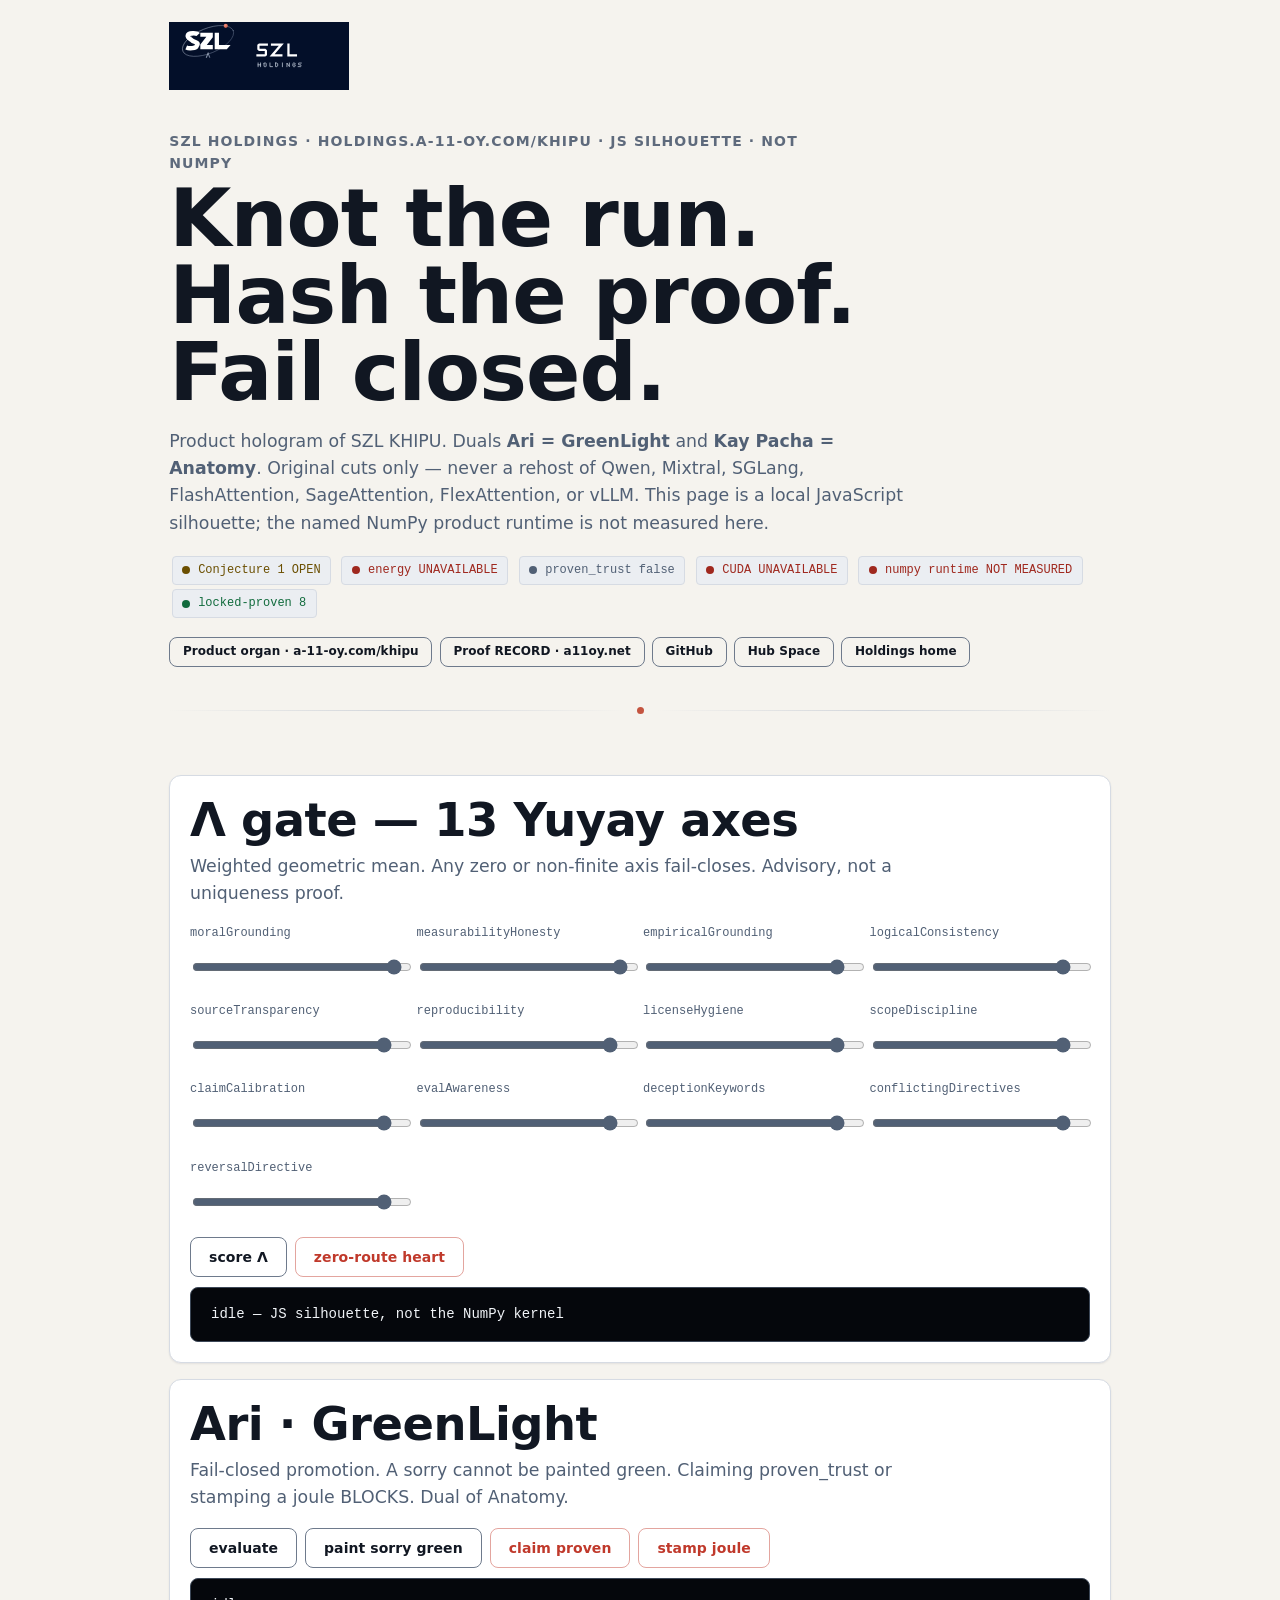
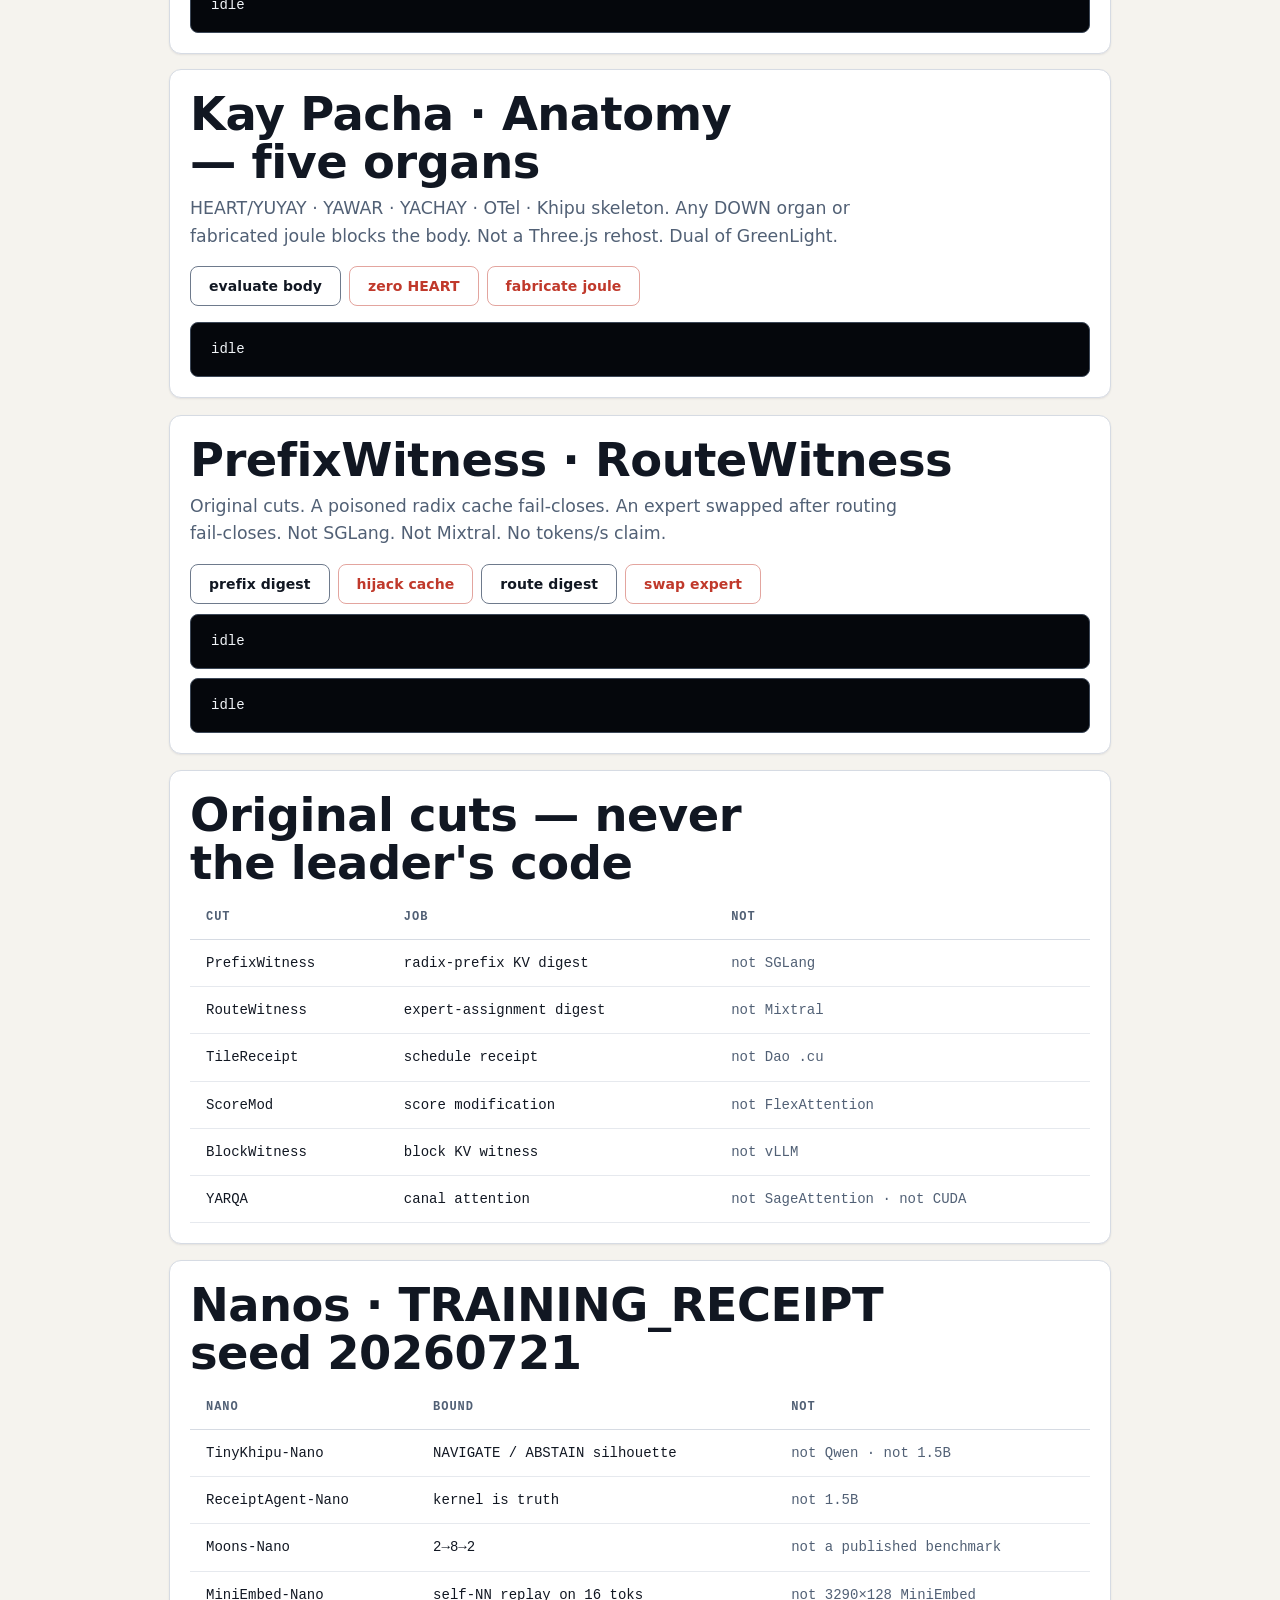
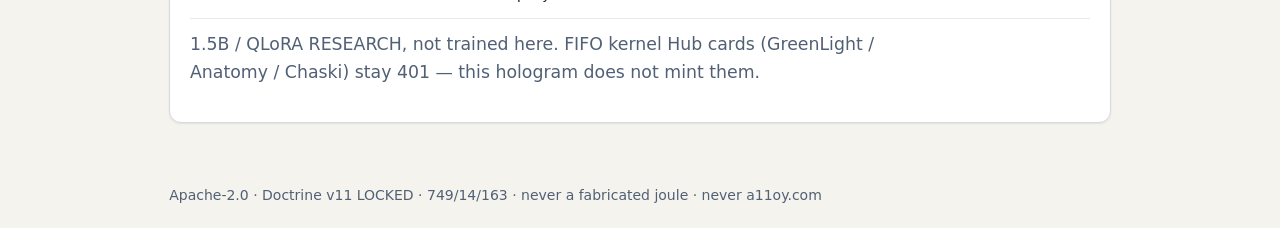
<file: khipu/index.html>
<!doctype html>
<html lang="en" data-surface="light">
<head>
<meta charset="utf-8">
<!-- szl:browser-policy v1 -->
<meta http-equiv="Content-Security-Policy" content="default-src 'none'; base-uri 'none'; object-src 'none'; frame-src 'none'; worker-src 'none'; form-action 'none'; connect-src 'none'; script-src 'sha256-/vHyvkkJ2ZP/la38A5BNT1YcmHXtYydm0d4OmPGkjrY=' 'sha256-IUIKX7d8oLIS6STuJf0fn9mQvwtLEoU7EQumfcDwaw8='; script-src-attr 'none'; style-src 'self' 'unsafe-inline'; img-src 'self'; font-src 'self'; media-src 'none'; manifest-src 'self'">
<meta name="referrer" content="no-referrer">
<!-- /szl:browser-policy -->
<meta name="viewport" content="width=device-width,initial-scale=1">
<title>SZL KHIPU — knot · hash · fail closed</title>
<meta name="description" content="Product hologram of SZL KHIPU. Duals Ari=GreenLight and Kay Pacha=Anatomy. Local JavaScript silhouette; the named NumPy runtime is not measured here. Conjecture 1 OPEN. Energy UNAVAILABLE.">
<link rel="canonical" href="https://holdings.a-11-oy.com/khipu/">
<link rel="icon" href="/assets/szl/logos/szl_favicon_32.png" sizes="32x32" type="image/png">
<link rel="icon" href="/assets/szl/logos/szl_favicon_square.svg" type="image/svg+xml">
<link rel="apple-touch-icon" href="/assets/szl/logos/szl_favicon_180.png">
<link rel="stylesheet" href="/assets/szl/szl-design-system.css">
<style>
header,main,footer{max-width:980px;margin:0 auto;padding:1.4rem 1.2rem}
header .eyebrow{margin:0}
.brand-mark{display:inline-block;margin:0 0 var(--space-8)}
.brand-mark img{display:block;width:180px;height:auto} /* LOGO_USAGE: horizontal lockup >= 180px wide */
header .orbit-rule{margin:var(--space-10) 0 0}
h1{margin:.4rem 0 1rem}
h2{font-size:var(--text-xl);margin:0 0 .55rem}
.lede{color:var(--text-sub);max-width:46rem}
.chip{margin:.15rem;min-block-size:0}
.panel{margin:1rem 0;padding:var(--space-5)}
.axes{display:grid;grid-template-columns:repeat(auto-fit,minmax(200px,1fr));gap:.4rem}
.axes label{font-family:var(--font-mono);font-size:var(--text-xs);color:var(--text-sub)}
.axes input[type="range"]{accent-color:var(--text-sub)}
.orgs{display:grid;grid-template-columns:repeat(auto-fit,minmax(140px,1fr));gap:.5rem}
.org{border:var(--border-hairline) solid var(--border);border-radius:var(--radius-md);padding:.55rem .7rem;font-family:var(--font-mono);font-size:var(--text-xs);line-height:1.35;color:var(--text-sub)}
.org b{display:block;font-family:var(--font-display);font-size:var(--text-sm);font-weight:var(--weight-semibold);line-height:1.2;color:var(--text)}
.org.down{border-color:color-mix(in srgb,var(--color-error) 45%,transparent);color:var(--color-error)}
/* Code blocks stay dark on the light surface: re-assert the design system's :root operator tokens. */
[data-surface="light"] .code{--bg:var(--color-space-900);--bg-deep:var(--color-space-900);--surface-alt:var(--color-gray-900);
  --border:var(--color-gray-600);--text:var(--color-gray-50);--text-sub:var(--color-gray-200);--text-ghost:var(--color-gray-400);
  --link:var(--color-yuyay-200);--focus:var(--color-yuyay-400);--shadow-focus:0 0 0 3px color-mix(in srgb,var(--focus) 55%,transparent);
  --premium:var(--color-hatun-300);color-scheme:dark}
pre.code{white-space:pre-wrap;word-break:break-word;margin:.6rem 0 0}
.row{display:flex;flex-wrap:wrap;gap:.5rem;align-items:center;margin:.4rem 0}
.btn.bad{color:var(--color-error);border-color:color-mix(in srgb,var(--color-error) 45%,transparent)}
.btn.bad:hover{background:color-mix(in srgb,var(--color-error) 6%,transparent)}
.table{font-family:var(--font-mono)}
.cut{color:var(--text)}.table td.not{color:var(--text-sub)}
.links{display:flex;flex-wrap:wrap;gap:.45rem;margin:1rem 0 0}
footer{color:var(--text-sub);font-size:var(--text-sm)}
main:focus{outline:none}
</style>
  <link rel="stylesheet" href="/assets/szl-responsive-apex-v3.css" data-szl-responsive-apex-v3="style" />
</head>
<body>
<a class="skip-link" href="#main">Skip to main content</a>
<header>
  <a class="brand-mark" href="/" aria-label="SZL Holdings home"><img src="/assets/szl/logos/szl_logo_horizontal.svg" alt="" width="180" height="68"></a>
  <p class="eyebrow">SZL Holdings · holdings.a-11-oy.com/khipu · JS silhouette · not NumPy</p>
  <h1>Knot the run. Hash the proof. Fail closed.</h1>
  <p class="lede">Product hologram of SZL KHIPU. Duals <strong>Ari = GreenLight</strong> and <strong>Kay Pacha = Anatomy</strong>. Original cuts only — never a rehost of Qwen, Mixtral, SGLang, FlashAttention, SageAttention, FlexAttention, or vLLM. This page is a local JavaScript silhouette; the named NumPy product runtime is not measured here.</p>
  <span class="chip chip-conjecture">Conjecture 1 OPEN</span>
  <span class="chip chip-unavailable">energy UNAVAILABLE</span>
  <span class="chip">proven_trust false</span>
  <span class="chip chip-unavailable">CUDA UNAVAILABLE</span>
  <span class="chip chip-unavailable">numpy runtime NOT MEASURED</span>
  <span class="chip chip-proven">locked-proven 8</span>
  <nav class="links" aria-label="Origins">
    <a class="btn btn-secondary btn-sm" href="https://a-11-oy.com/khipu">Product organ · a-11-oy.com/khipu</a>
    <a class="btn btn-secondary btn-sm" href="https://a11oy.net/khipu/">Proof RECORD · a11oy.net</a>
    <a class="btn btn-secondary btn-sm" href="https://github.com/szl-holdings/szl-khipu">GitHub</a>
    <a class="btn btn-secondary btn-sm" href="https://huggingface.co/spaces/SZLHOLDINGS/szl-khipu">Hub Space</a>
    <a class="btn btn-secondary btn-sm" href="https://holdings.a-11-oy.com/">Holdings home</a>
  </nav>
  <div class="orbit-rule" aria-hidden="true"><span class="orbit-rule__node"></span></div>
</header>
<main id="main" tabindex="-1">
  <section class="panel card" id="lambda">
    <h2>Λ gate — 13 Yuyay axes</h2>
    <p class="lede">Weighted geometric mean. Any zero or non-finite axis fail-closes. Advisory, not a uniqueness proof.</p>
    <div class="axes" id="axes"></div>
    <div class="row"><button class="btn btn-secondary" id="score">score Λ</button> <button class="btn btn-secondary bad" id="zero">zero-route heart</button></div>
    <pre class="code" id="out-lambda">idle — JS silhouette, not the NumPy kernel</pre>
  </section>
  <section class="panel card" id="greenlight">
    <h2>Ari · GreenLight</h2>
    <p class="lede">Fail-closed promotion. A sorry cannot be painted green. Claiming proven_trust or stamping a joule BLOCKS. Dual of Anatomy.</p>
    <div class="row">
      <button class="btn btn-secondary" id="gl-run">evaluate</button>
      <button class="btn btn-secondary" id="gl-sorry">paint sorry green</button>
      <button class="btn btn-secondary bad" id="gl-proven">claim proven</button>
      <button class="btn btn-secondary bad" id="gl-joule">stamp joule</button>
    </div>
    <pre class="code" id="out-green">idle</pre>
  </section>
  <section class="panel card" id="anatomy">
    <h2>Kay Pacha · Anatomy — five organs</h2>
    <p class="lede">HEART/YUYAY · YAWAR · YACHAY · OTel · Khipu skeleton. Any DOWN organ or fabricated joule blocks the body. Not a Three.js rehost. Dual of GreenLight.</p>
    <div class="row">
      <button class="btn btn-secondary" id="an-run">evaluate body</button>
      <button class="btn btn-secondary bad" id="an-heart">zero HEART</button>
      <button class="btn btn-secondary bad" id="an-joule">fabricate joule</button>
    </div>
    <div class="orgs" id="org-box"></div>
    <pre class="code" id="out-anatomy">idle</pre>
  </section>
  <section class="panel card" id="prefix">
    <h2>PrefixWitness · RouteWitness</h2>
    <p class="lede">Original cuts. A poisoned radix cache fail-closes. An expert swapped after routing fail-closes. Not SGLang. Not Mixtral. No tokens/s claim.</p>
    <div class="row">
      <button class="btn btn-secondary" id="px-run">prefix digest</button>
      <button class="btn btn-secondary bad" id="px-hijack">hijack cache</button>
      <button class="btn btn-secondary" id="rt-run">route digest</button>
      <button class="btn btn-secondary bad" id="rt-swap">swap expert</button>
    </div>
    <pre class="code" id="out-prefix">idle</pre>
    <pre class="code" id="out-route">idle</pre>
  </section>
  <section class="panel card">
    <h2>Original cuts — never the leader's code</h2>
    <table class="table">
      <thead><tr><th>Cut</th><th>Job</th><th>Not</th></tr></thead>
      <tbody>
        <tr><td class="cut">PrefixWitness</td><td>radix-prefix KV digest</td><td class="not">not SGLang</td></tr>
        <tr><td class="cut">RouteWitness</td><td>expert-assignment digest</td><td class="not">not Mixtral</td></tr>
        <tr><td class="cut">TileReceipt</td><td>schedule receipt</td><td class="not">not Dao .cu</td></tr>
        <tr><td class="cut">ScoreMod</td><td>score modification</td><td class="not">not FlexAttention</td></tr>
        <tr><td class="cut">BlockWitness</td><td>block KV witness</td><td class="not">not vLLM</td></tr>
        <tr><td class="cut">YARQA</td><td>canal attention</td><td class="not">not SageAttention · not CUDA</td></tr>
      </tbody>
    </table>
  </section>
  <section class="panel card">
    <h2>Nanos · TRAINING_RECEIPT seed 20260721</h2>
    <table class="table">
      <thead><tr><th>Nano</th><th>Bound</th><th>Not</th></tr></thead>
      <tbody>
        <tr><td class="cut">TinyKhipu-Nano</td><td>NAVIGATE / ABSTAIN silhouette</td><td class="not">not Qwen · not 1.5B</td></tr>
        <tr><td class="cut">ReceiptAgent-Nano</td><td>kernel is truth</td><td class="not">not 1.5B</td></tr>
        <tr><td class="cut">Moons-Nano</td><td>2→8→2</td><td class="not">not a published benchmark</td></tr>
        <tr><td class="cut">MiniEmbed-Nano</td><td>self-NN replay on 16 toks</td><td class="not">not 3290×128 MiniEmbed</td></tr>
      </tbody>
    </table>
    <p class="lede" style="margin-top:.8rem">1.5B / QLoRA RESEARCH, not trained here. FIFO kernel Hub cards (GreenLight / Anatomy / Chaski) stay 401 — this hologram does not mint them.</p>
  </section>
</main>
<footer>Apache-2.0 · Doctrine v11 LOCKED · 749/14/163 · never a fabricated joule · never a11oy.com</footer>
<script>
const N=["moralGrounding","measurabilityHonesty","empiricalGrounding","logicalConsistency","sourceTransparency","reproducibility","licenseHygiene","scopeDiscipline","claimCalibration","evalAwareness","deceptionKeywords","conflictingDirectives","reversalDirective"];
const F=[0.95,0.95,0.9,0.9,0.9,0.9,0.9,0.9,0.9,0.9,0.9,0.9,0.9];
const ORG=[
  {id:"heart",name:"HEART",quechua:"YUYAY",role:"13-axis conjunctive critique — advisory Λ"},
  {id:"circulatory",name:"CIRCULATORY",quechua:"YAWAR",role:"append-only receipt bus"},
  {id:"brain",name:"BRAIN",quechua:"YACHAY",role:"read-only reasoning cortex"},
  {id:"nervous",name:"NERVOUS",quechua:"OTel",role:"telemetry spine — energy UNAVAILABLE"},
  {id:"skeleton",name:"SKELETON",quechua:"Khipu",role:"locked-8 formula spine"}
];
const box=document.getElementById("axes");
box.innerHTML=N.map((n,i)=>`<label>${n}<br><input data-i="${i}" type="range" min="0" max="1" step="0.01" value="${F[i]}"></label>`).join("");
function wgm(x){if(x.some(v=>!Number.isFinite(v)||v<=0))return 0;const w=1/x.length,log=x.reduce((s,v)=>s+w*Math.log(v),0),v=Math.exp(log);return Number.isFinite(v)?v:0}
function read(){return [...box.querySelectorAll("input")].map(el=>Number(el.value))}
function show(id,obj){document.getElementById(id).textContent=JSON.stringify(obj,null,2)}
function djb2(s){let h=5381;for(let i=0;i<s.length;i++)h=((h<<5)+h+s.charCodeAt(i))>>>0;return h.toString(16).padStart(8,"0")}
function mulberry32(a){return function(){let t=a+=0x6D2B79F5;t=Math.imul(t^t>>>15,t|1);t^=t+Math.imul(t^t>>>7,t|61);return((t^t>>>14)>>>0)/4294967296}}
const honesty={proven_trust:false,energy_status:"UNAVAILABLE",conjecture_1:"OPEN",cuda:"UNAVAILABLE",kind:"js-silhouette",local_mode:"SIMULATED",external_runtime:"NOT_MEASURED"};
document.getElementById("score").onclick=()=>{const x=read(),v=wgm(x);show("out-lambda",{value:v,blocked:v===0,reason:v===0?"zero-routed":"advisory pass — uniqueness remains Conjecture 1 OPEN",...honesty})};
document.getElementById("zero").onclick=()=>{box.querySelector("input").value=0;document.getElementById("score").click()};
function greenlight(flags){
  const checks=[
    {id:"sorry",ok:flags.paintSorry!==1,detail:flags.paintSorry===1?"BLOCKED · a sorry cannot be painted green":"sorry stays sorry · locked-8 is 8, not 21"},
    {id:"conjecture1",ok:flags.claimProven!==1,detail:flags.claimProven===1?"BLOCKED · proven_trust cannot be true while Λ is Conjecture 1":"proven_trust locked false · uniqueness OPEN"},
    {id:"energy",ok:flags.stampJoule!==1,detail:flags.stampJoule===1?"BLOCKED · fabricated joule · energy UNAVAILABLE":"energy UNAVAILABLE · never a fabricated joule"}
  ];
  const blocked=checks.some(c=>!c.ok);
  return {dual:"Ari",painted:checks.filter(c=>!c.ok).length,blocked:blocked?1:0,greenlit:blocked?0:1,provenTrust:false,energy:"UNAVAILABLE",conjecture1:"OPEN",checks,reason:blocked?(checks.find(c=>!c.ok).detail):"LOCAL CHECK PASS · proven_trust false · energy UNAVAILABLE",...honesty};
}
let gl={paintSorry:0,claimProven:0,stampJoule:0};
function runGL(){show("out-green",greenlight(gl))}
document.getElementById("gl-run").onclick=()=>{gl={paintSorry:0,claimProven:0,stampJoule:0};runGL()};
document.getElementById("gl-sorry").onclick=()=>{gl.paintSorry=1;runGL()};
document.getElementById("gl-proven").onclick=()=>{gl.claimProven=1;runGL()};
document.getElementById("gl-joule").onclick=()=>{gl.stampJoule=1;runGL()};
function anatomy(p){
  const organs=ORG.map(o=>{
    let down=false,detail=o.role;
    if(o.id==="heart"&&p.zeroHeart){down=true;detail="DOWN · HEART/YUYAY zeroed"}
    if(p.fabricateJoule){down=true;detail="DOWN · fabricated joule · energy UNAVAILABLE"}
    return {...o,status:down?"DOWN":"SIMULATED",detail};
  });
  const blocked=organs.some(o=>o.status==="DOWN");
  document.getElementById("org-box").innerHTML=organs.map(o=>`<div class="org${o.status==="DOWN"?" down":""}"><b>${o.name} / ${o.quechua}</b>${o.status}<br>${o.detail}</div>`).join("");
  return {dual:"Kay Pacha",blocked,simulatedCount:organs.filter(o=>o.status==="SIMULATED").length,organs,energy:"UNAVAILABLE",conjecture1:"OPEN",reason:blocked?"body BLOCKED":"LOCAL SIMULATION PASS · proven_trust false · energy UNAVAILABLE",...honesty};
}
document.getElementById("an-run").onclick=()=>show("out-anatomy",anatomy({}));
document.getElementById("an-heart").onclick=()=>show("out-anatomy",anatomy({zeroHeart:1}));
document.getElementById("an-joule").onclick=()=>show("out-anatomy",anatomy({fabricateJoule:1}));
function prefix(hijack){
  const stems=["NAV","NAV ABSTAIN","YUYAY","YUYAY WILLAY ARI"];
  const nodes=stems.map(prefix=>{const kv="kv:7:"+prefix;return {prefix,kv,digest:djb2(kv)}});
  const claimed=nodes.map(n=>n.digest).join("|");
  if(hijack) nodes[0]={...nodes[0],kv:nodes[0].kv+"#POISON"};
  const now=nodes.map(n=>djb2(n.kv)).join("|");
  const hold=now===claimed&&!hijack?1:0;
  return {hold,broken:hold?0:1,hijack:hijack?1:0,reason:hold?"PrefixWitness HOLDS · radix digest matches · not SGLang · no tokens/s claim":"PrefixWitness BROKEN · cached KV mutated after digest · fail closed",...honesty};
}
function route(tamper){
  const rng=mulberry32(7),E=4,N=8;
  const assignment=Array.from({length:N},()=>{const row=Array.from({length:E},()=>rng());let b=0;for(let e=1;e<E;e++)if(row[e]>row[b])b=e;return b});
  const digest=djb2(assignment.join(","));
  const routed=assignment.slice();
  if(tamper) routed[0]=(routed[0]+1)%E;
  const now=djb2(routed.join(","));
  const hold=now===digest&&!tamper?1:0;
  return {hold,broken:hold?0:1,assignment:routed,reason:hold?"RouteWitness HOLDS · assignment digest matches · not Mixtral · no tokens/s claim":"RouteWitness BROKEN · expert swapped after routing · fail closed",...honesty};
}
document.getElementById("px-run").onclick=()=>show("out-prefix",prefix(0));
document.getElementById("px-hijack").onclick=()=>show("out-prefix",prefix(1));
document.getElementById("rt-run").onclick=()=>show("out-route",route(0));
document.getElementById("rt-swap").onclick=()=>show("out-route",route(1));
</script>
  <script src="/assets/szl-responsive-apex-v3.js" defer data-szl-responsive-apex-v3="script" integrity="sha256-IUIKX7d8oLIS6STuJf0fn9mQvwtLEoU7EQumfcDwaw8="></script>
</body>
</html>
</file>
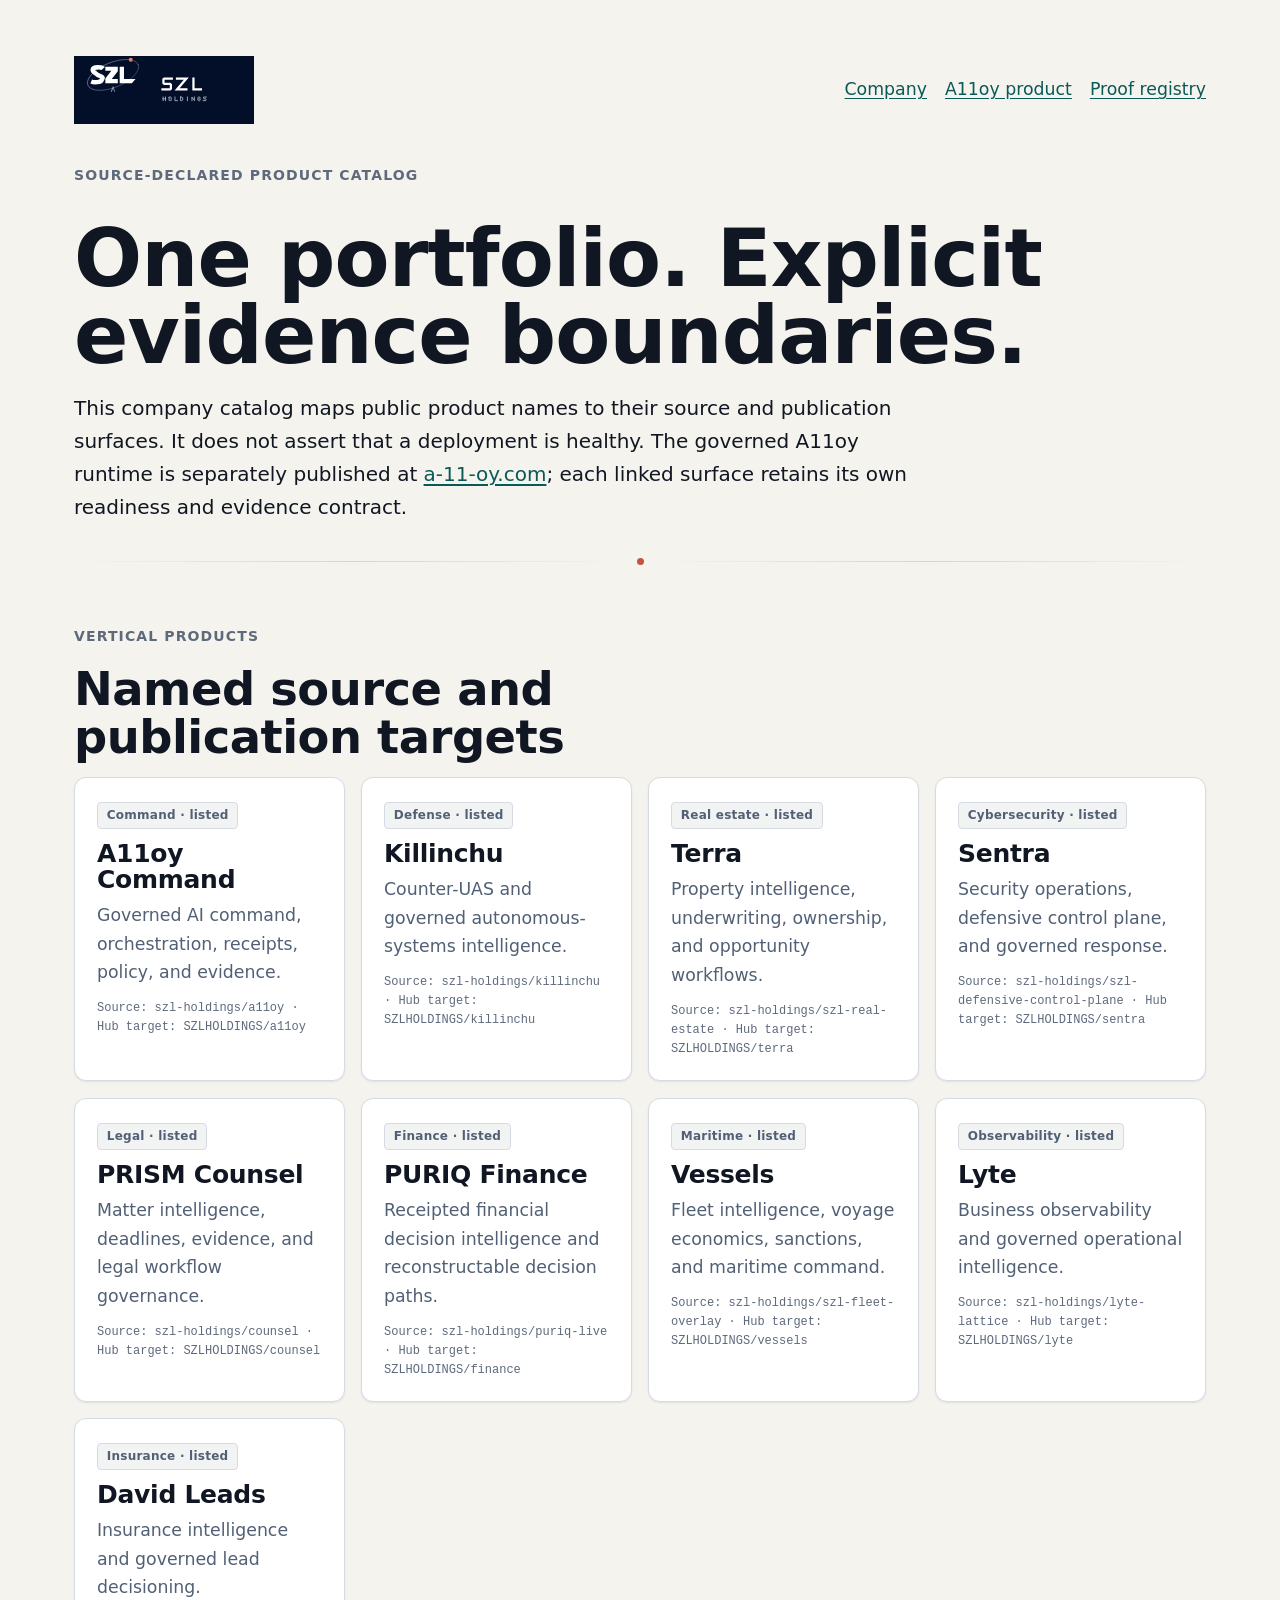
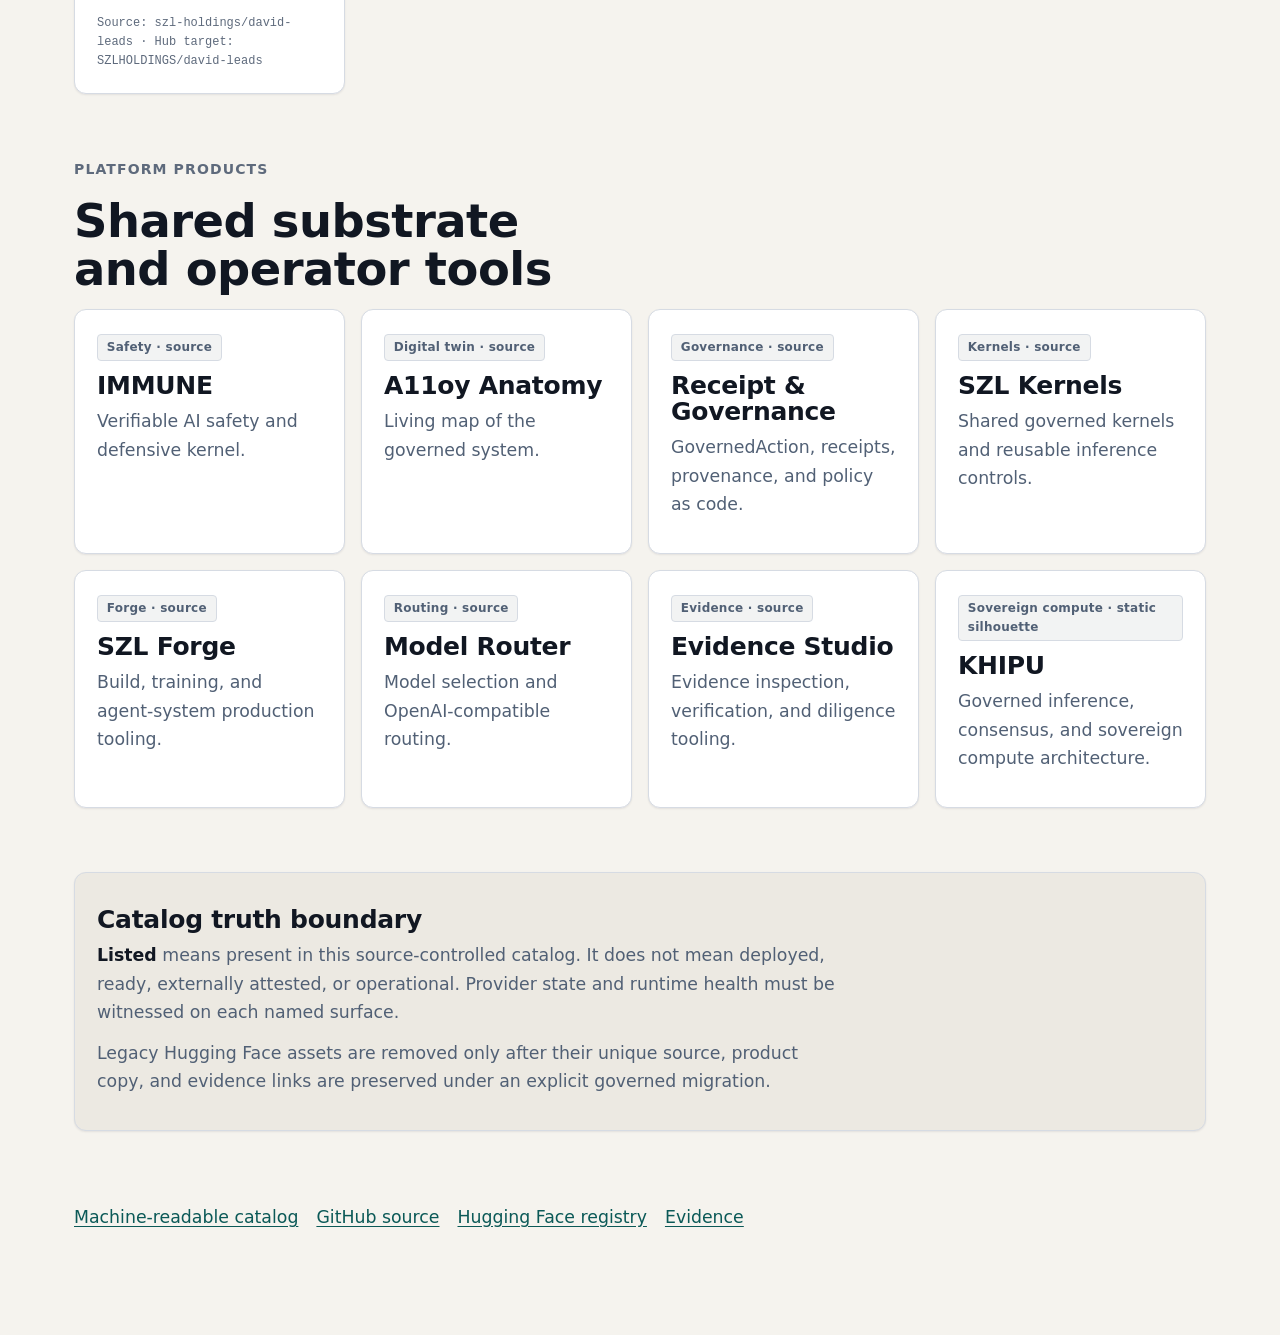
<file: products/index.html>
<!doctype html>
<html lang="en" data-surface="light">
<head>
  <meta charset="utf-8">
<!-- szl:browser-policy v1 -->
<meta http-equiv="Content-Security-Policy" content="default-src 'none'; base-uri 'none'; object-src 'none'; frame-src 'none'; worker-src 'none'; form-action 'none'; connect-src 'none'; script-src 'none'; script-src-attr 'none'; style-src 'self' 'unsafe-inline'; img-src 'self'; font-src 'self'; media-src 'none'; manifest-src 'self'">
<meta name="referrer" content="no-referrer">
<!-- /szl:browser-policy -->
  <meta name="viewport" content="width=device-width,initial-scale=1">
  <title>SZL Holdings product catalog</title>
  <meta name="description" content="Source-declared SZL Holdings product catalog. Runtime and deployment evidence remain on each named product and proof origin.">
  <meta name="robots" content="index,follow">
  <link rel="canonical" href="https://holdings.a-11-oy.com/products/">
  <link rel="icon" href="/assets/szl/logos/szl_favicon_32.png" sizes="32x32" type="image/png">
  <link rel="icon" href="/assets/szl/logos/szl_favicon_square.svg" type="image/svg+xml">
  <link rel="apple-touch-icon" href="/assets/szl/logos/szl_favicon_180.png">
  <link rel="stylesheet" href="/assets/szl/szl-design-system.css">
  <style>
    main{max-width:1180px;margin:auto;padding:56px 24px 96px}
    .top{display:flex;justify-content:space-between;gap:20px;align-items:center;flex-wrap:wrap;margin-bottom:var(--space-10)}
    .brand{display:block}
    .brand img{display:block;width:180px;height:auto} /* LOGO_USAGE: horizontal lockup >= 180px wide */
    h1{font-size:clamp(40px,8vw,78px);line-height:.98;max-width:980px;margin:34px 0 18px}
    h2{margin:0 0 var(--space-4)}
    p{color:var(--text-sub);line-height:1.65}
    .lead{font-size:var(--text-lg);max-width:850px}
    .lead a{text-decoration:underline}
    main>.orbit-rule{margin:34px 0 60px}
    .grid{display:grid;grid-template-columns:repeat(auto-fit,minmax(270px,1fr));gap:16px}
    a.card{display:block;padding:22px;color:inherit;text-decoration:none}
    a.card:hover{text-decoration:none}
    .card h2{margin:12px 0 8px;font-size:var(--text-xl);color:var(--text)}
    .card p{margin:0 0 var(--space-3)}
    .meta{font-family:var(--font-mono);font-size:var(--text-xs);color:var(--text-ghost)}
    .section{margin-top:64px}
    .note{padding:22px;background:var(--bg-deep)}
    .links{display:flex;flex-wrap:wrap;gap:0 18px}
    .links a{display:inline-flex;align-items:center;min-height:var(--target-size-coarse);text-decoration:underline}
    strong{color:var(--text)}
  </style>
  <link rel="stylesheet" href="/assets/szl-responsive-apex-v3.css" data-szl-responsive-apex-v3="style" />
</head>
<body>
<main>
  <nav class="top" aria-label="Catalog navigation">
    <a class="brand" href="/" aria-label="SZL Holdings home"><img src="/assets/szl/logos/szl_logo_horizontal.svg" alt="" width="180" height="68"></a>
    <div class="links">
      <a href="/">Company</a>
      <a href="https://a-11-oy.com/">A11oy product</a>
      <a href="https://a11oy.net/">Proof registry</a>
    </div>
  </nav>

  <p class="eyebrow">Source-declared product catalog</p>
  <h1>One portfolio. Explicit evidence boundaries.</h1>
  <p class="lead">This company catalog maps public product names to their source and publication surfaces. It does not assert that a deployment is healthy. The governed A11oy runtime is separately published at <a href="https://a-11-oy.com/">a-11-oy.com</a>; each linked surface retains its own readiness and evidence contract.</p>
  <div class="orbit-rule" aria-hidden="true"><span class="orbit-rule__node"></span></div>

  <section aria-labelledby="verticals-title">
    <p class="eyebrow">Vertical products</p>
    <h2 id="verticals-title">Named source and publication targets</h2>
    <div class="grid">
      <a class="card" id="command" href="https://github.com/szl-holdings/a11oy"><span class="badge">Command · listed</span><h2>A11oy Command</h2><p>Governed AI command, orchestration, receipts, policy, and evidence.</p><div class="meta">Source: szl-holdings/a11oy · Hub target: SZLHOLDINGS/a11oy</div></a>
      <a class="card" id="killinchu" href="https://github.com/szl-holdings/killinchu"><span class="badge">Defense · listed</span><h2>Killinchu</h2><p>Counter-UAS and governed autonomous-systems intelligence.</p><div class="meta">Source: szl-holdings/killinchu · Hub target: SZLHOLDINGS/killinchu</div></a>
      <a class="card" id="terra" href="https://github.com/szl-holdings/szl-real-estate"><span class="badge">Real estate · listed</span><h2>Terra</h2><p>Property intelligence, underwriting, ownership, and opportunity workflows.</p><div class="meta">Source: szl-holdings/szl-real-estate · Hub target: SZLHOLDINGS/terra</div></a>
      <a class="card" id="sentra" href="https://github.com/szl-holdings/szl-defensive-control-plane"><span class="badge">Cybersecurity · listed</span><h2>Sentra</h2><p>Security operations, defensive control plane, and governed response.</p><div class="meta">Source: szl-holdings/szl-defensive-control-plane · Hub target: SZLHOLDINGS/sentra</div></a>
      <a class="card" id="legal" href="https://github.com/szl-holdings/counsel"><span class="badge">Legal · listed</span><h2>PRISM Counsel</h2><p>Matter intelligence, deadlines, evidence, and legal workflow governance.</p><div class="meta">Source: szl-holdings/counsel · Hub target: SZLHOLDINGS/counsel</div></a>
      <a class="card" id="finance" href="https://github.com/szl-holdings/puriq-live"><span class="badge">Finance · listed</span><h2>PURIQ Finance</h2><p>Receipted financial decision intelligence and reconstructable decision paths.</p><div class="meta">Source: szl-holdings/puriq-live · Hub target: SZLHOLDINGS/finance</div></a>
      <a class="card" id="vessels" href="https://github.com/szl-holdings/szl-fleet-overlay"><span class="badge">Maritime · listed</span><h2>Vessels</h2><p>Fleet intelligence, voyage economics, sanctions, and maritime command.</p><div class="meta">Source: szl-holdings/szl-fleet-overlay · Hub target: SZLHOLDINGS/vessels</div></a>
      <a class="card" id="lyte" href="https://github.com/szl-holdings/lyte-lattice"><span class="badge">Observability · listed</span><h2>Lyte</h2><p>Business observability and governed operational intelligence.</p><div class="meta">Source: szl-holdings/lyte-lattice · Hub target: SZLHOLDINGS/lyte</div></a>
      <a class="card" id="insurance" href="https://github.com/szl-holdings/david-leads"><span class="badge">Insurance · listed</span><h2>David Leads</h2><p>Insurance intelligence and governed lead decisioning.</p><div class="meta">Source: szl-holdings/david-leads · Hub target: SZLHOLDINGS/david-leads</div></a>
    </div>
  </section>

  <section class="section" aria-labelledby="platform-title">
    <p class="eyebrow">Platform products</p>
    <h2 id="platform-title">Shared substrate and operator tools</h2>
    <div class="grid">
      <a class="card" id="immune" href="https://github.com/szl-holdings/immune"><span class="badge">Safety · source</span><h2>IMMUNE</h2><p>Verifiable AI safety and defensive kernel.</p></a>
      <a class="card" id="anatomy" href="https://github.com/szl-holdings/anatomy"><span class="badge">Digital twin · source</span><h2>A11oy Anatomy</h2><p>Living map of the governed system.</p></a>
      <a class="card" id="receipts" href="https://github.com/szl-holdings/governance-as-code"><span class="badge">Governance · source</span><h2>Receipt &amp; Governance</h2><p>GovernedAction, receipts, provenance, and policy as code.</p></a>
      <a class="card" id="kernels" href="https://github.com/szl-holdings/szl-kernels"><span class="badge">Kernels · source</span><h2>SZL Kernels</h2><p>Shared governed kernels and reusable inference controls.</p></a>
      <a class="card" id="forge" href="https://github.com/szl-holdings/szl-forge"><span class="badge">Forge · source</span><h2>SZL Forge</h2><p>Build, training, and agent-system production tooling.</p></a>
      <a class="card" id="router" href="https://github.com/szl-holdings/szl-router"><span class="badge">Routing · source</span><h2>Model Router</h2><p>Model selection and OpenAI-compatible routing.</p></a>
      <a class="card" id="evidence" href="https://github.com/szl-holdings/evidence-studio"><span class="badge">Evidence · source</span><h2>Evidence Studio</h2><p>Evidence inspection, verification, and diligence tooling.</p></a>
      <a class="card" id="khipu" href="/khipu/"><span class="badge">Sovereign compute · static silhouette</span><h2>KHIPU</h2><p>Governed inference, consensus, and sovereign compute architecture.</p></a>
    </div>
  </section>

  <section class="section note card" aria-labelledby="truth-title">
    <h2 id="truth-title">Catalog truth boundary</h2>
    <p><strong>Listed</strong> means present in this source-controlled catalog. It does not mean deployed, ready, externally attested, or operational. Provider state and runtime health must be witnessed on each named surface.</p>
    <p>Legacy Hugging Face assets are removed only after their unique source, product copy, and evidence links are preserved under an explicit governed migration.</p>
  </section>

  <nav class="section links" aria-label="Catalog evidence links">
    <a href="/products/catalog.json">Machine-readable catalog</a>
    <a href="https://github.com/szl-holdings">GitHub source</a>
    <a href="https://huggingface.co/SZLHOLDINGS">Hugging Face registry</a>
    <a href="https://a11oy.net">Evidence</a>
  </nav>
</main>
</body>
</html>
</file>
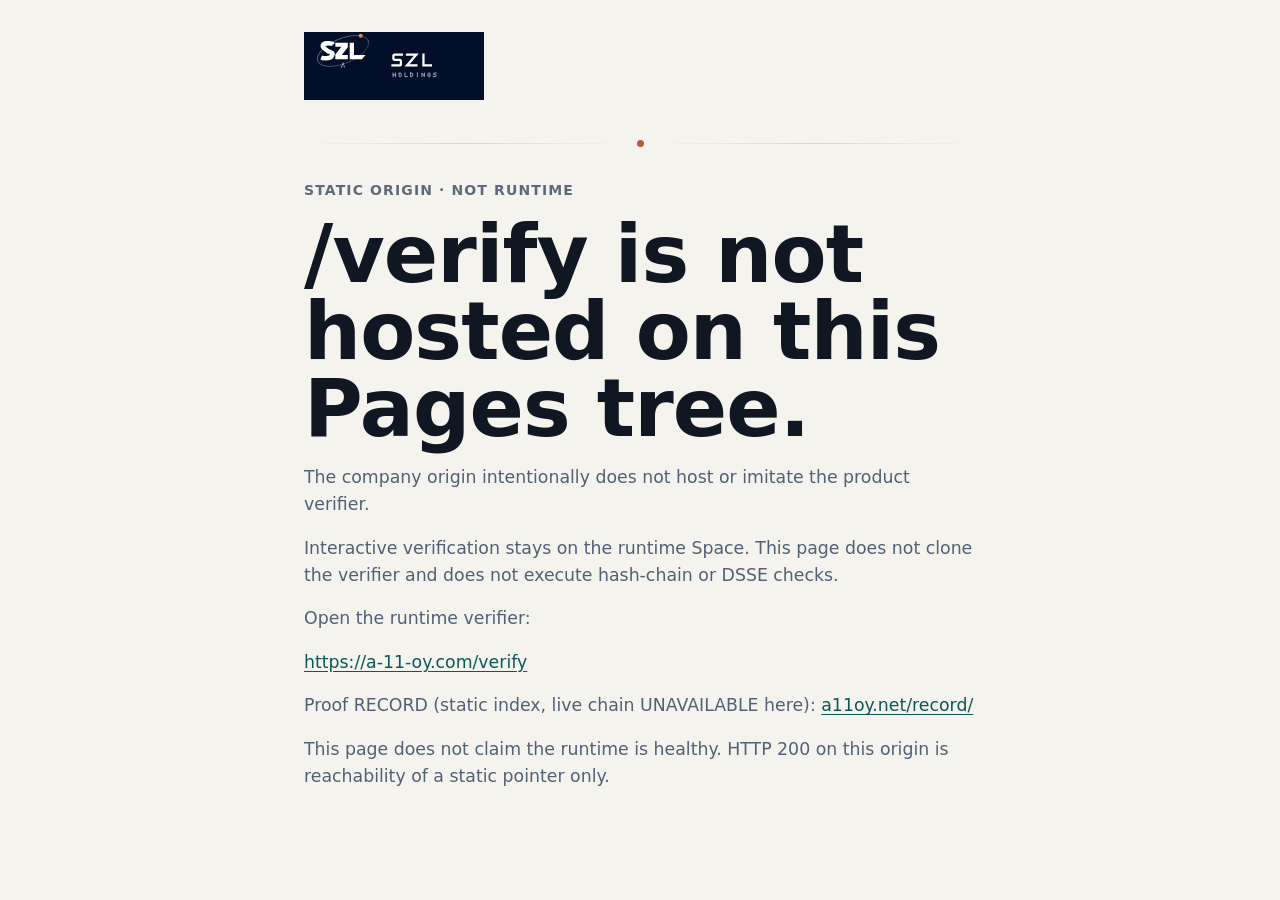
<file: verify/index.html>
<!DOCTYPE html>
<html lang="en" data-surface="light">
<head>
  <meta charset="utf-8">
<!-- szl:browser-policy v1 -->
<meta http-equiv="Content-Security-Policy" content="default-src 'none'; base-uri 'none'; object-src 'none'; frame-src 'none'; worker-src 'none'; form-action 'none'; connect-src 'none'; script-src 'none'; script-src-attr 'none'; style-src 'self' 'unsafe-inline'; img-src 'self'; font-src 'self'; media-src 'none'; manifest-src 'self'">
<meta name="referrer" content="no-referrer">
<!-- /szl:browser-policy -->
  <meta name="viewport" content="width=device-width, initial-scale=1">
  <title>Verify lives on the runtime · a11oy</title>
  <meta name="robots" content="noindex">
  <meta http-equiv="refresh" content="8;url=https://a-11-oy.com/verify">
  <link rel="icon" href="/assets/szl/logos/szl_favicon_32.png" sizes="32x32" type="image/png">
  <link rel="icon" href="/assets/szl/logos/szl_favicon_square.svg" type="image/svg+xml">
  <link rel="apple-touch-icon" href="/assets/szl/logos/szl_favicon_180.png">
  <link rel="stylesheet" href="/assets/szl/szl-design-system.css">
  <style>
    body { padding: 2rem; }
    header, main { max-width: 42rem; margin: 0 auto; }
    .brand-mark { display: inline-block; text-decoration: none; }
    .brand-mark img { display: block; width: 180px; height: auto; } /* LOGO_USAGE: horizontal lockup >= 180px wide */
    header .orbit-rule { margin: var(--space-8) 0; }
    h1 { margin: 0 0 1rem; }
    p { color: var(--text-sub); }
    a { text-decoration: underline; }
  </style>
  <link rel="stylesheet" href="/assets/szl-responsive-apex-v3.css" data-szl-responsive-apex-v3="style" />
</head>
<body>
  <header>
    <a class="brand-mark" href="/" aria-label="SZL Holdings home"><img src="/assets/szl/logos/szl_logo_horizontal.svg" alt="" width="180" height="68"></a>
    <div class="orbit-rule" aria-hidden="true"><span class="orbit-rule__node"></span></div>
  </header>
  <main>
    <p class="eyebrow">STATIC ORIGIN · NOT RUNTIME</p>
    <h1>/verify is not hosted on this Pages tree.</h1>
    <p>The company origin intentionally does not host or imitate the product verifier.</p>
    <p>Interactive verification stays on the runtime Space. This page does not clone the verifier and does not execute hash-chain or DSSE checks.</p>
    <p>Open the runtime verifier:</p>
    <p><a href="https://a-11-oy.com/verify">https://a-11-oy.com/verify</a></p>
    <p>Proof RECORD (static index, live chain UNAVAILABLE here): <a href="https://a11oy.net/record/">a11oy.net/record/</a></p>
    <p>This page does not claim the runtime is healthy. HTTP 200 on this origin is reachability of a static pointer only.</p>
  </main>
</body>
</html>
</file>
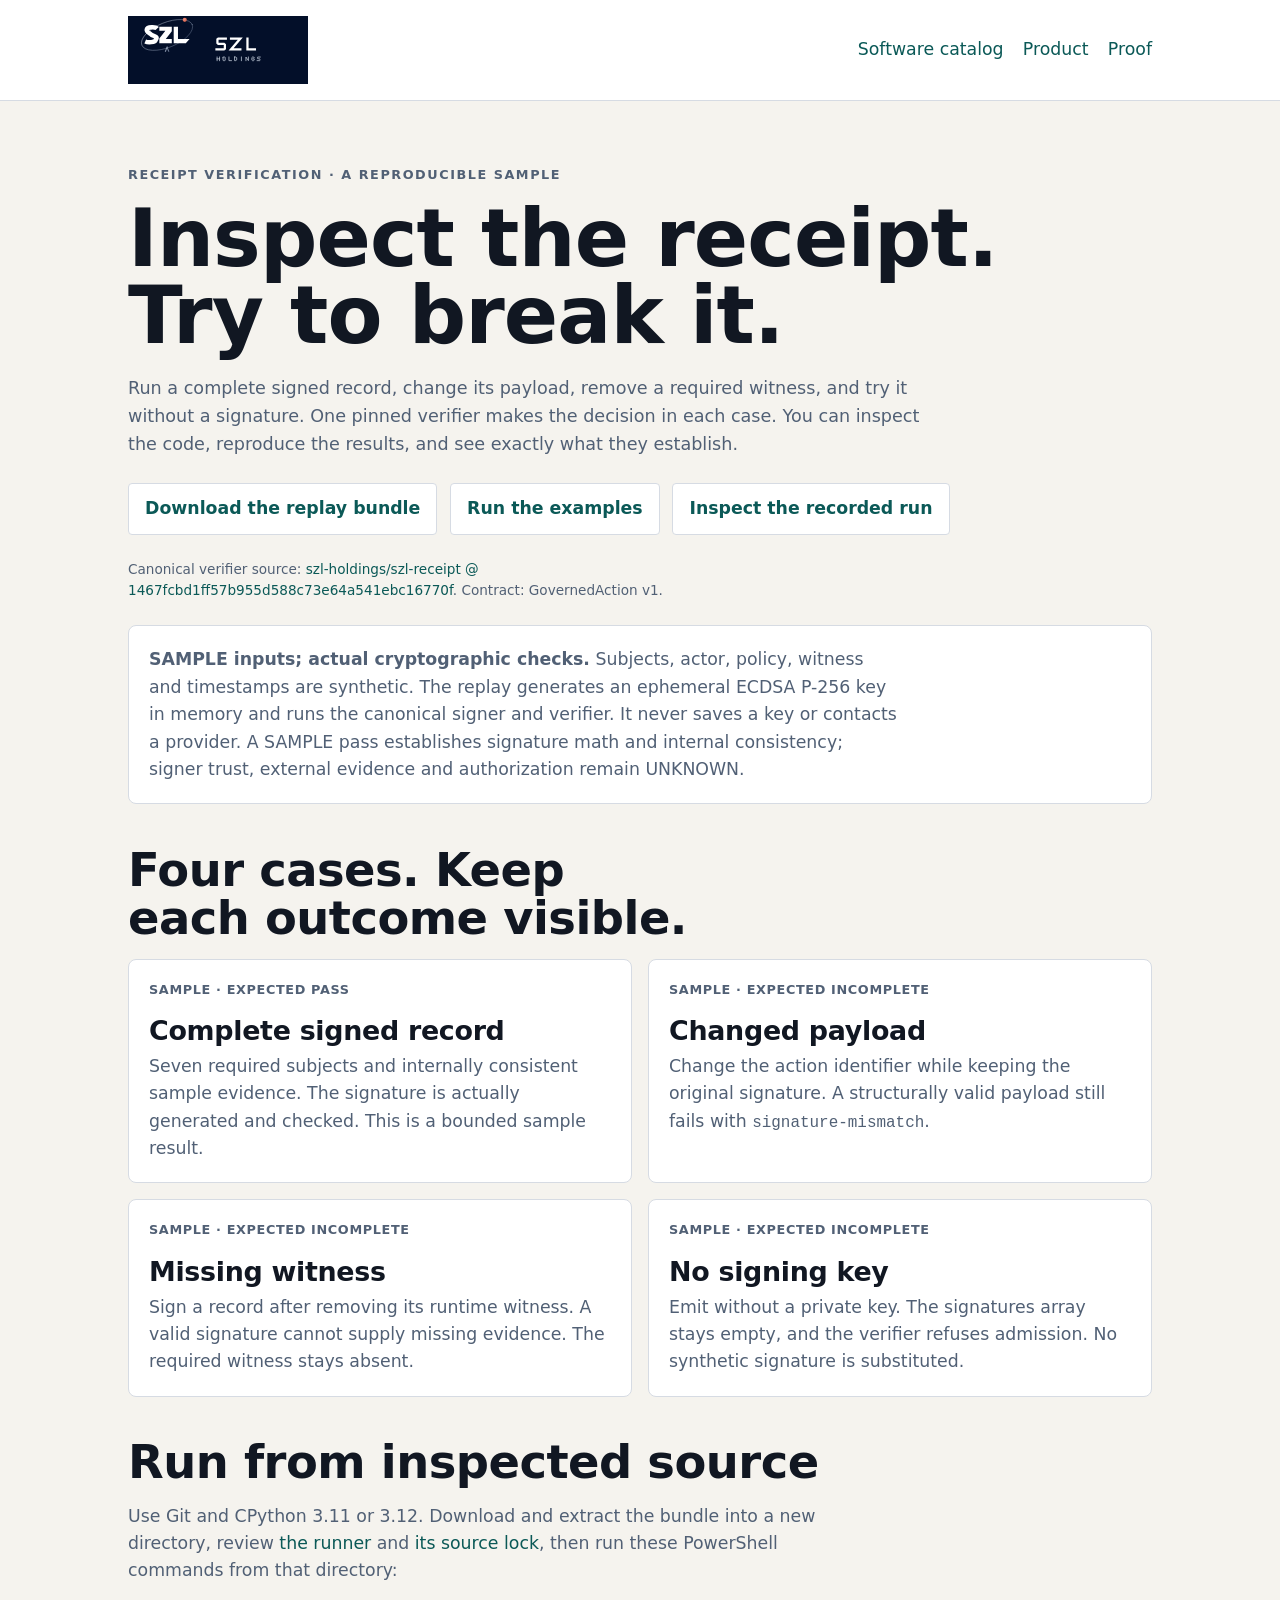
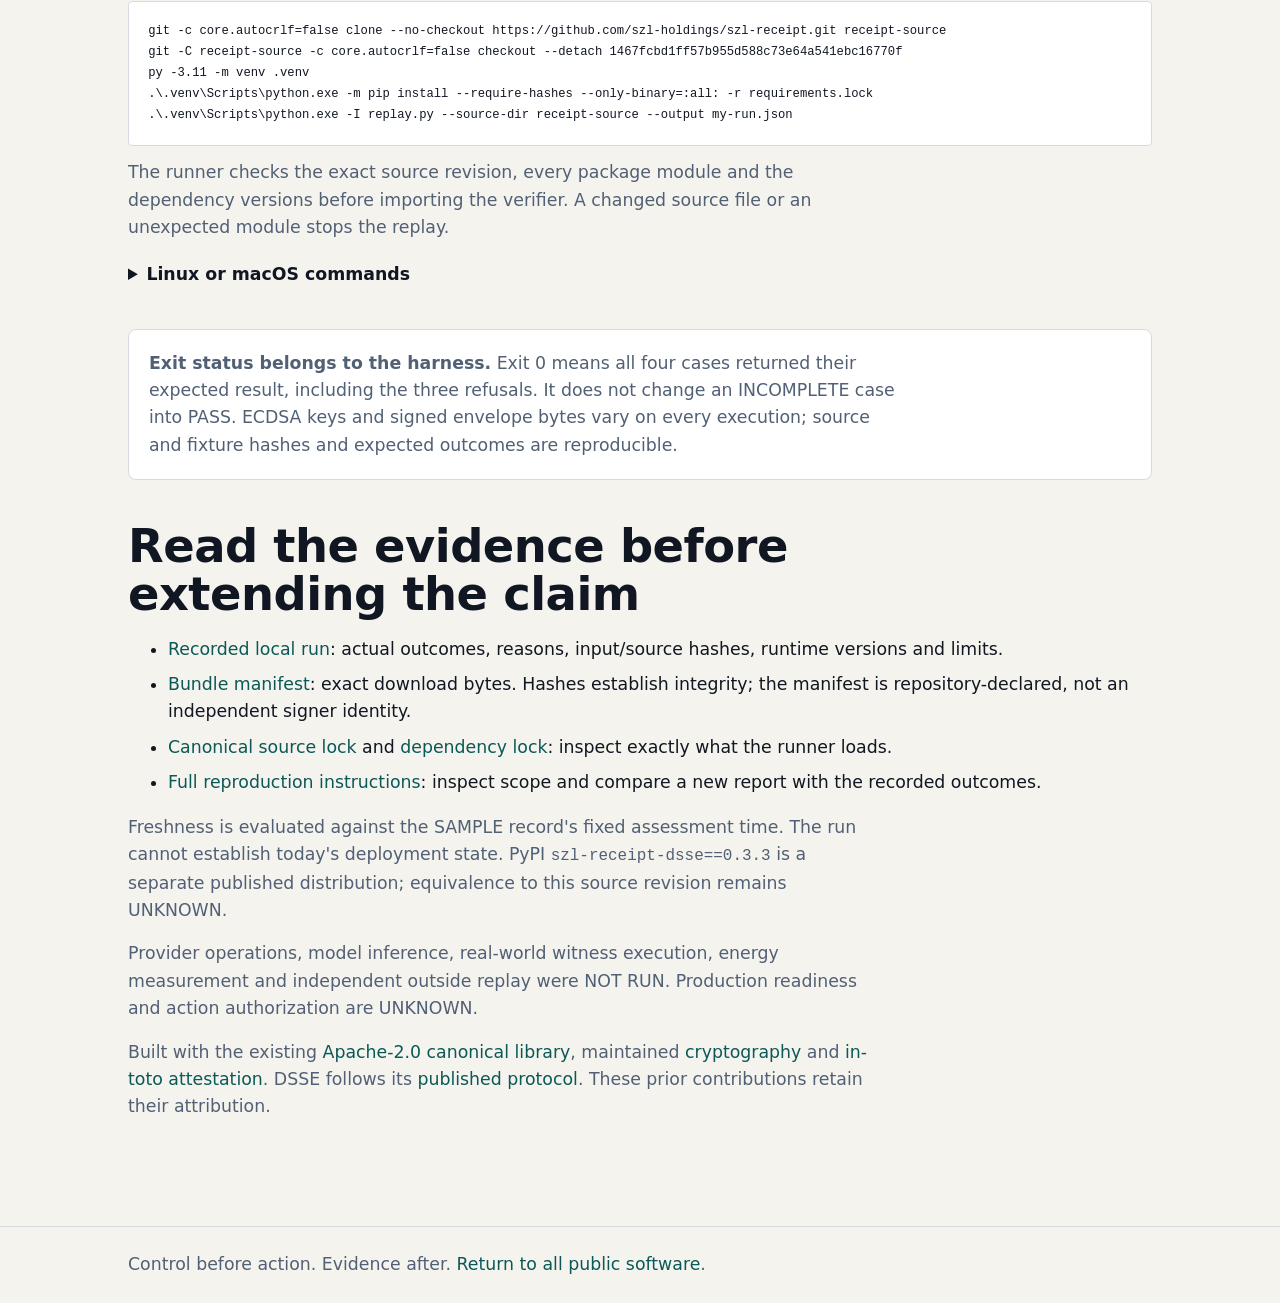
<file: estate/receipt-replay/index.html>
<!doctype html>
<html lang="en" data-surface="light">
<head>
  <meta charset="utf-8">
<!-- szl:browser-policy v1 -->
<meta http-equiv="Content-Security-Policy" content="default-src 'none'; base-uri 'none'; object-src 'none'; frame-src 'none'; worker-src 'none'; form-action 'none'; connect-src 'none'; script-src 'none'; script-src-attr 'none'; style-src 'self' 'unsafe-inline'; img-src 'self'; font-src 'self'; media-src 'none'; manifest-src 'self'">
<meta name="referrer" content="no-referrer">
<!-- /szl:browser-policy -->
  <meta name="viewport" content="width=device-width, initial-scale=1">
  <title>Replay a receipt verification — SZL Holdings</title>
  <meta name="description" content="Run four bounded receipt verification cases against pinned SZL source: signed, tampered, missing witness and unsigned. Inspect the limits and reproduce the result.">
  <link rel="canonical" href="https://holdings.a-11-oy.com/estate/receipt-replay/">
  <link rel="icon" href="/assets/szl/logos/szl_favicon_32.png" sizes="32x32" type="image/png">
  <link rel="stylesheet" href="/assets/szl/szl-design-system.css">
  <style>
    *{box-sizing:border-box}body{margin:0;background:var(--bg);color:var(--text);font-family:var(--font-body);line-height:1.6}
    a{color:var(--link);text-underline-offset:.18em}a:focus-visible,summary:focus-visible{outline:3px solid var(--focus);outline-offset:4px}
    .shell{width:min(100% - 2rem,68rem);margin-inline:auto}.top{border-bottom:1px solid var(--border);background:var(--surface)}
    .top-inner{display:flex;justify-content:space-between;align-items:center;gap:1rem;flex-wrap:wrap;padding-block:1rem}.brand img{display:block;width:180px;height:auto}
    nav{display:flex;gap:1.2rem;flex-wrap:wrap}main{padding-block:clamp(2rem,5vw,4rem)}.eyebrow{font-size:.8rem;letter-spacing:.12em;text-transform:uppercase;color:var(--text-sub);font-weight:700}
    h1{font-size:clamp(2.3rem,6vw,4.8rem);line-height:1.08;max-width:17ch;margin:.5rem 0 1.3rem}h2{font-size:1.65rem;line-height:1.2;margin:0 0 1rem}h3{font-size:1.05rem;margin:.4rem 0}
    .intro{max-width:72ch;color:var(--text-sub);font-size:1.1rem}.actions{display:flex;flex-wrap:wrap;gap:.8rem;margin-block:1.5rem}.button{padding:.7rem 1rem;border:1px solid var(--border);border-radius:var(--radius-sm);background:var(--surface);font-weight:700}
    section{margin-block:2.6rem}.cases{display:grid;grid-template-columns:repeat(2,minmax(0,1fr));gap:1rem}.case,.note{border:1px solid var(--border);border-radius:var(--radius-md);padding:1.25rem;background:var(--surface)}
    .case p:last-child,.note p:last-child{margin-bottom:0}.outcome{font-size:.8rem;font-weight:700;letter-spacing:.05em;color:var(--text-sub)}.note{margin-block:1.5rem}
    code{font-family:var(--font-mono);overflow-wrap:anywhere}pre{font-family:var(--font-mono);font-size:.83rem;overflow:auto;max-width:100%;padding:1.2rem;border:1px solid var(--border);border-radius:var(--radius-sm);background:var(--surface)}pre code{overflow-wrap:normal}
    li{margin-block:.5rem}.steps{max-width:80ch}.revision{font-size:.85rem;overflow-wrap:anywhere;color:var(--text-sub)}details{margin-block:1.2rem}summary{cursor:pointer;font-weight:700}footer{border-top:1px solid var(--border);padding:1.5rem 0;color:var(--text-sub)}
    @media(max-width:40rem){.cases{grid-template-columns:1fr}.top-inner{align-items:flex-start}}
  </style>
  <link rel="stylesheet" href="/assets/szl-responsive-apex-v3.css" data-szl-responsive-apex-v3="style" />
</head>
<body>
  <a class="skip-link" href="#main">Skip to replay guide</a>
  <header class="top"><div class="shell top-inner">
    <a class="brand" href="/" aria-label="SZL Holdings home"><img src="/assets/szl/logos/szl_logo_horizontal.svg" alt="SZL Holdings" width="180" height="68"></a>
    <nav aria-label="Site"><a href="/estate/">Software catalog</a><a href="https://a-11-oy.com">Product</a><a href="https://a11oy.net">Proof</a></nav>
  </div></header>
  <main class="shell" id="main" tabindex="-1">
    <p class="eyebrow">Receipt verification · a reproducible SAMPLE</p>
    <h1>Inspect the receipt. Try to break it.</h1>
    <p class="intro">Run a complete signed record, change its payload, remove a required witness, and try it without a signature. One pinned verifier makes the decision in each case. You can inspect the code, reproduce the results, and see exactly what they establish.</p>
    <div class="actions"><a class="button" href="receipt-replay.zip" download>Download the replay bundle</a><a class="button" href="#run">Run the examples</a><a class="button" href="measured-run.json">Inspect the recorded run</a></div>
    <p class="revision">Canonical verifier source: <a href="https://github.com/szl-holdings/szl-receipt/tree/1467fcbd1ff57b955d588c73e64a541ebc16770f">szl-holdings/szl-receipt @ 1467fcbd1ff57b955d588c73e64a541ebc16770f</a>. Contract: GovernedAction v1.</p>
    <div class="note" role="note"><p><strong>SAMPLE inputs; actual cryptographic checks.</strong> Subjects, actor, policy, witness and timestamps are synthetic. The replay generates an ephemeral ECDSA P-256 key in memory and runs the canonical signer and verifier. It never saves a key or contacts a provider. A SAMPLE pass establishes signature math and internal consistency; signer trust, external evidence and authorization remain UNKNOWN.</p></div>
    <section aria-labelledby="cases-title">
      <h2 id="cases-title">Four cases. Keep each outcome visible.</h2>
      <div class="cases">
        <article class="case" data-replay-case="complete"><p class="outcome">SAMPLE · EXPECTED PASS</p><h3>Complete signed record</h3><p>Seven required subjects and internally consistent sample evidence. The signature is actually generated and checked. This is a bounded sample result.</p></article>
        <article class="case" data-replay-case="tampered"><p class="outcome">SAMPLE · EXPECTED INCOMPLETE</p><h3>Changed payload</h3><p>Change the action identifier while keeping the original signature. A structurally valid payload still fails with <code>signature-mismatch</code>.</p></article>
        <article class="case" data-replay-case="missing-witness"><p class="outcome">SAMPLE · EXPECTED INCOMPLETE</p><h3>Missing witness</h3><p>Sign a record after removing its runtime witness. A valid signature cannot supply missing evidence. The required witness stays absent.</p></article>
        <article class="case" data-replay-case="unsigned"><p class="outcome">SAMPLE · EXPECTED INCOMPLETE</p><h3>No signing key</h3><p>Emit without a private key. The signatures array stays empty, and the verifier refuses admission. No synthetic signature is substituted.</p></article>
      </div>
    </section>
    <section id="run" aria-labelledby="run-title">
      <h2 id="run-title">Run from inspected source</h2>
      <div class="steps"><p>Use Git and CPython 3.11 or 3.12. Download and extract the bundle into a new directory, review <a href="replay.py">the runner</a> and <a href="source-lock.json">its source lock</a>, then run these PowerShell commands from that directory:</p></div>
      <pre><code>git -c core.autocrlf=false clone --no-checkout https://github.com/szl-holdings/szl-receipt.git receipt-source
git -C receipt-source -c core.autocrlf=false checkout --detach 1467fcbd1ff57b955d588c73e64a541ebc16770f
py -3.11 -m venv .venv
.\.venv\Scripts\python.exe -m pip install --require-hashes --only-binary=:all: -r requirements.lock
.\.venv\Scripts\python.exe -I replay.py --source-dir receipt-source --output my-run.json</code></pre>
      <p>The runner checks the exact source revision, every package module and the dependency versions before importing the verifier. A changed source file or an unexpected module stops the replay.</p>
      <details><summary>Linux or macOS commands</summary><pre><code>git -c core.autocrlf=false clone --no-checkout https://github.com/szl-holdings/szl-receipt.git receipt-source
git -C receipt-source -c core.autocrlf=false checkout --detach 1467fcbd1ff57b955d588c73e64a541ebc16770f
python3.12 -m venv .venv
.venv/bin/python -m pip install --require-hashes --only-binary=:all: -r requirements.lock
.venv/bin/python -I replay.py --source-dir receipt-source --output my-run.json</code></pre></details>
      <div class="note"><p><strong>Exit status belongs to the harness.</strong> Exit 0 means all four cases returned their expected result, including the three refusals. It does not change an INCOMPLETE case into PASS. ECDSA keys and signed envelope bytes vary on every execution; source and fixture hashes and expected outcomes are reproducible.</p></div>
    </section>
    <section aria-labelledby="evidence-title">
      <h2 id="evidence-title">Read the evidence before extending the claim</h2>
      <ul>
        <li><a href="measured-run.json">Recorded local run</a>: actual outcomes, reasons, input/source hashes, runtime versions and limits.</li>
        <li><a href="bundle-manifest.json">Bundle manifest</a>: exact download bytes. Hashes establish integrity; the manifest is repository-declared, not an independent signer identity.</li>
        <li><a href="source-lock.json">Canonical source lock</a> and <a href="requirements.lock">dependency lock</a>: inspect exactly what the runner loads.</li>
        <li><a href="README.md">Full reproduction instructions</a>: inspect scope and compare a new report with the recorded outcomes.</li>
      </ul>
      <p>Freshness is evaluated against the SAMPLE record's fixed assessment time. The run cannot establish today's deployment state. PyPI <code>szl-receipt-dsse==0.3.3</code> is a separate published distribution; equivalence to this source revision remains UNKNOWN.</p>
      <p>Provider operations, model inference, real-world witness execution, energy measurement and independent outside replay were NOT RUN. Production readiness and action authorization are UNKNOWN.</p>
      <p>Built with the existing <a href="https://github.com/szl-holdings/szl-receipt/blob/1467fcbd1ff57b955d588c73e64a541ebc16770f/LICENSE">Apache-2.0 canonical library</a>, maintained <a href="https://cryptography.io/en/latest/">cryptography</a> and <a href="https://github.com/in-toto/attestation">in-toto attestation</a>. DSSE follows its <a href="https://github.com/secure-systems-lab/dsse/blob/master/protocol.md">published protocol</a>. These prior contributions retain their attribution.</p>
    </section>
  </main>
  <footer><div class="shell">Control before action. Evidence after. <a href="/estate/">Return to all public software</a>.</div></footer>
</body>
</html>
</file>
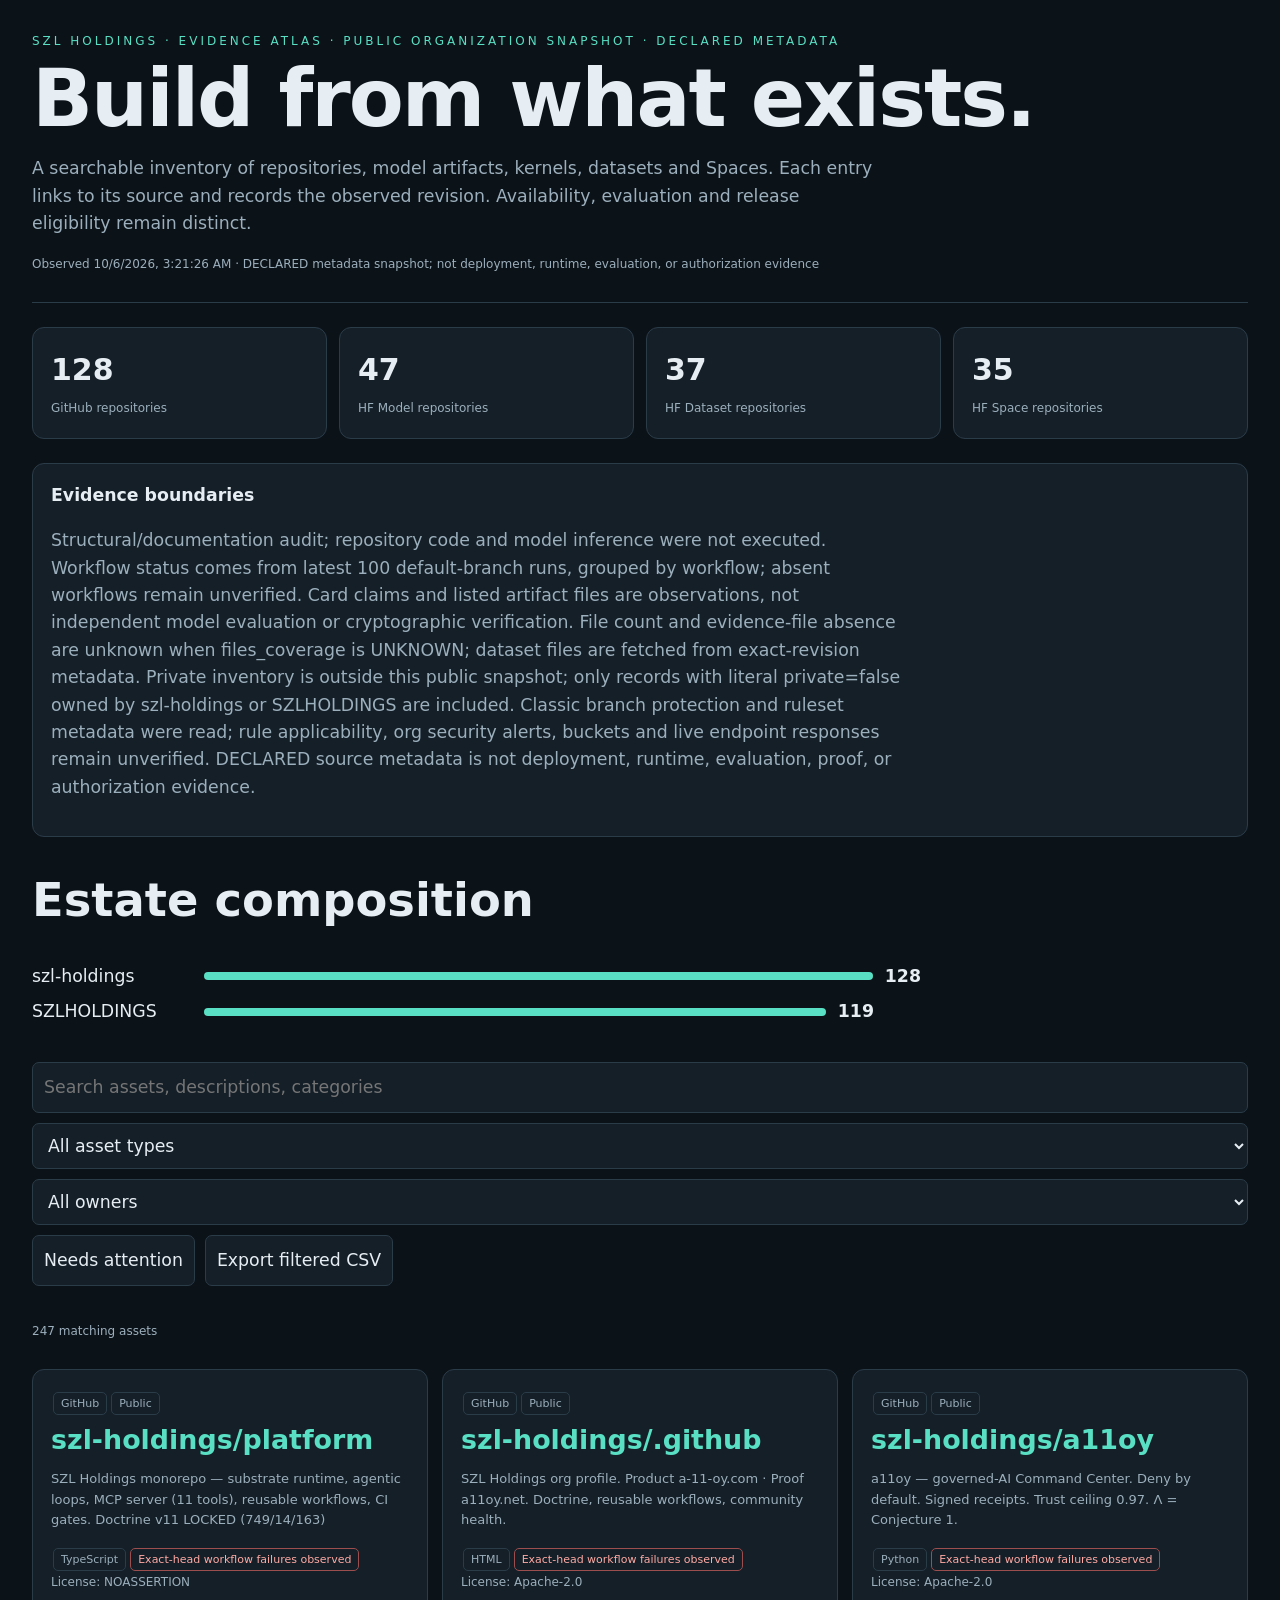
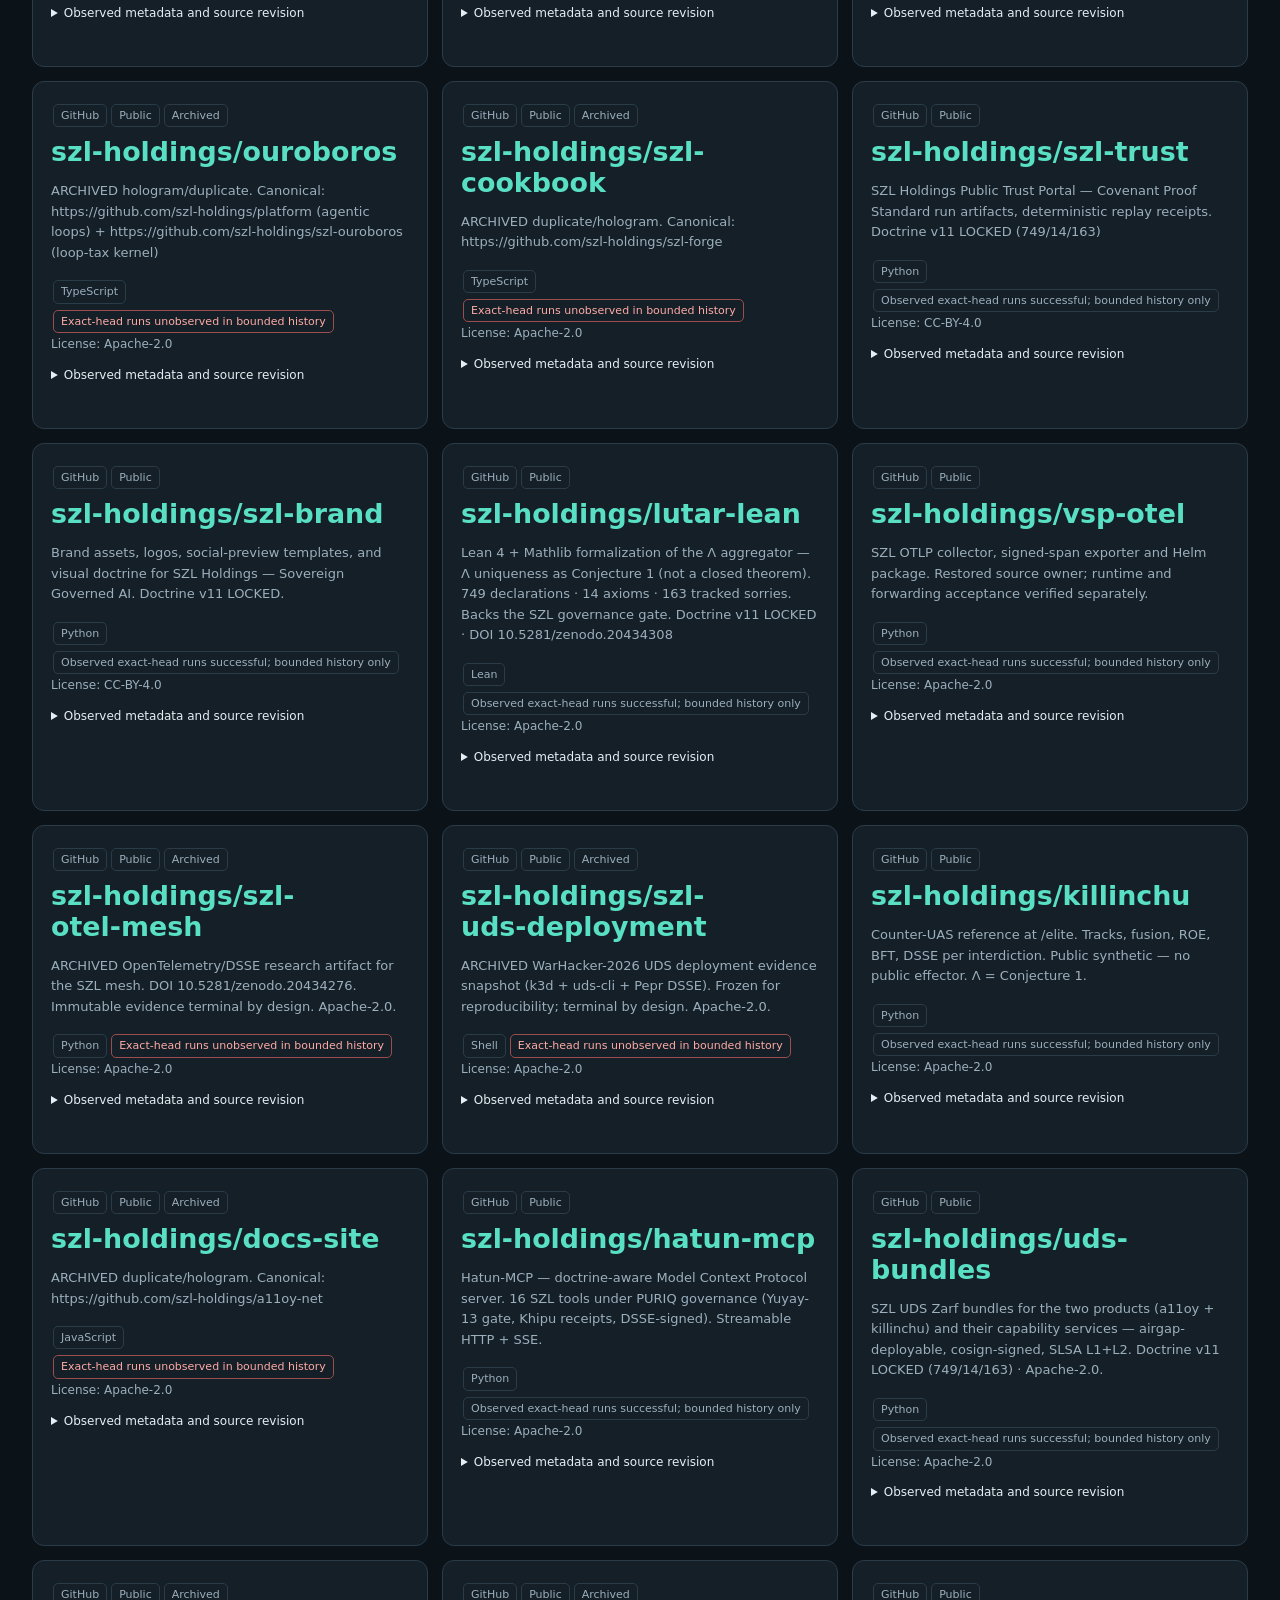
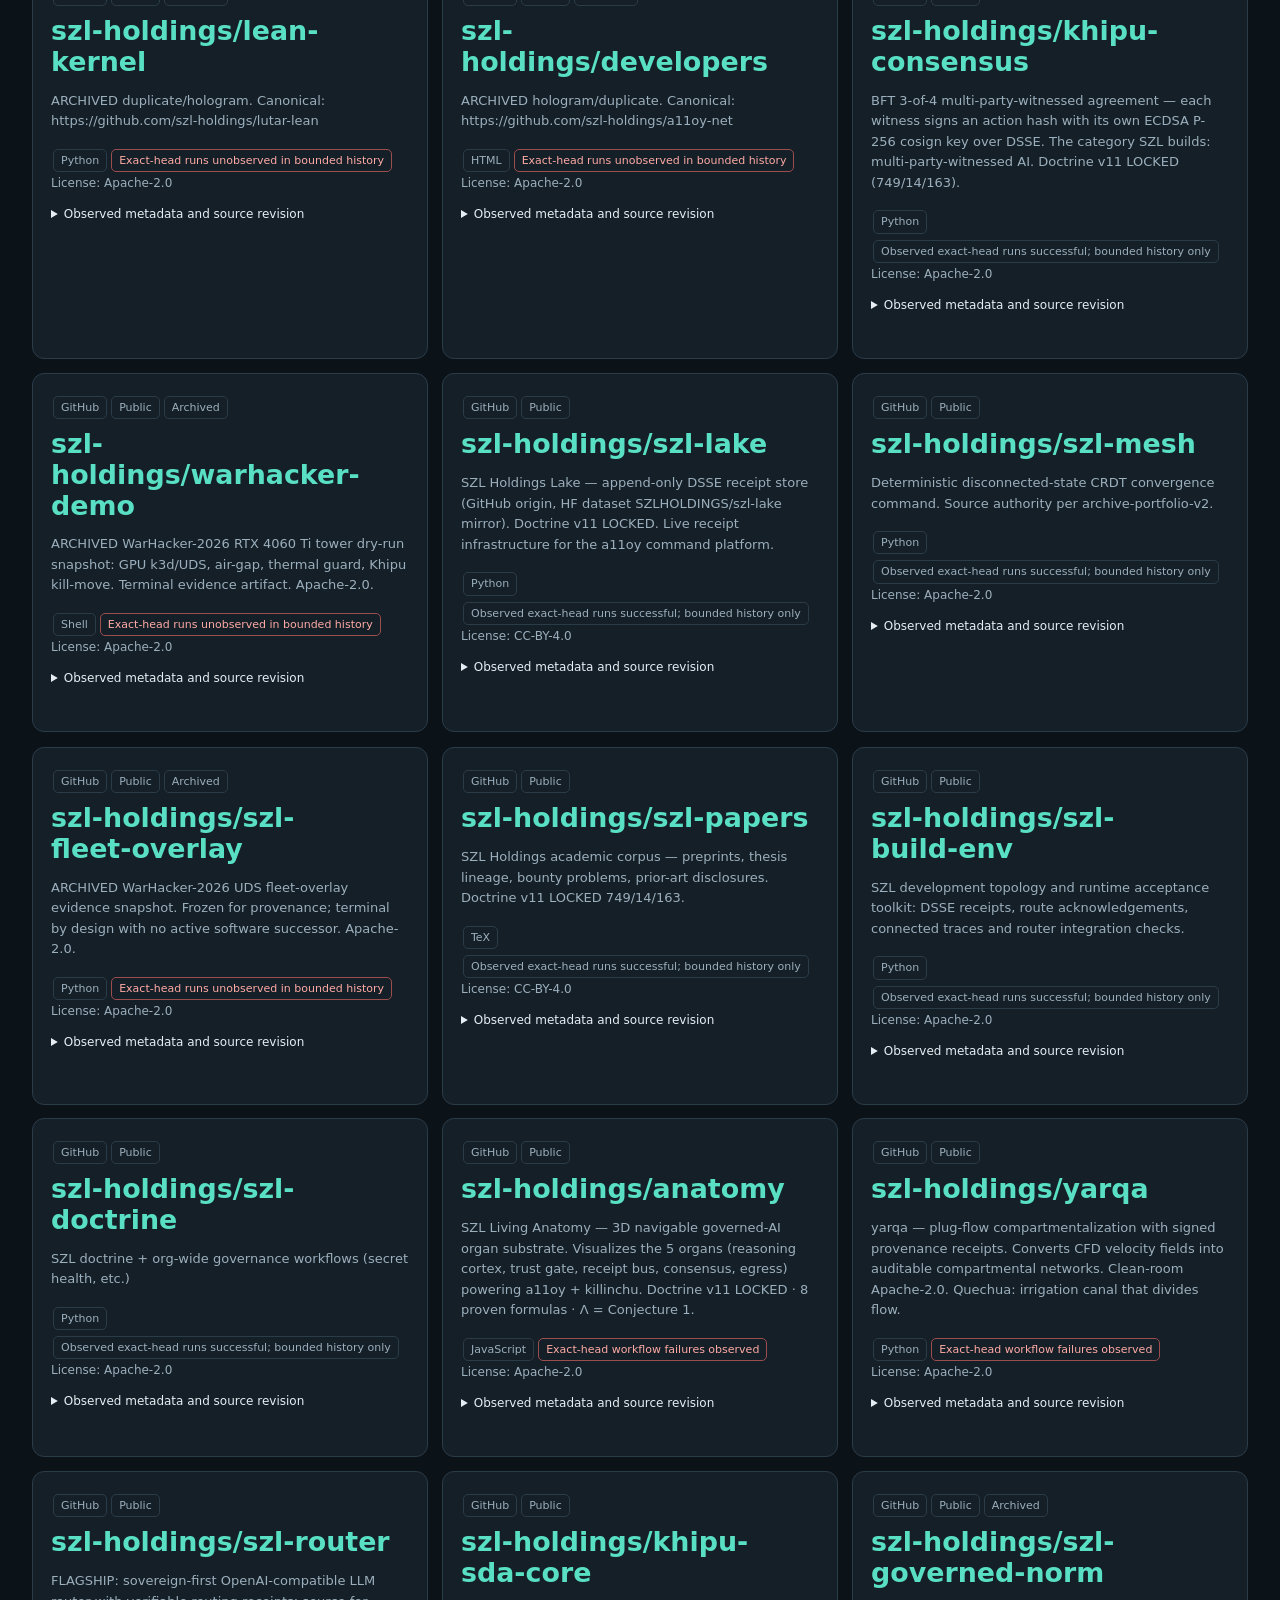
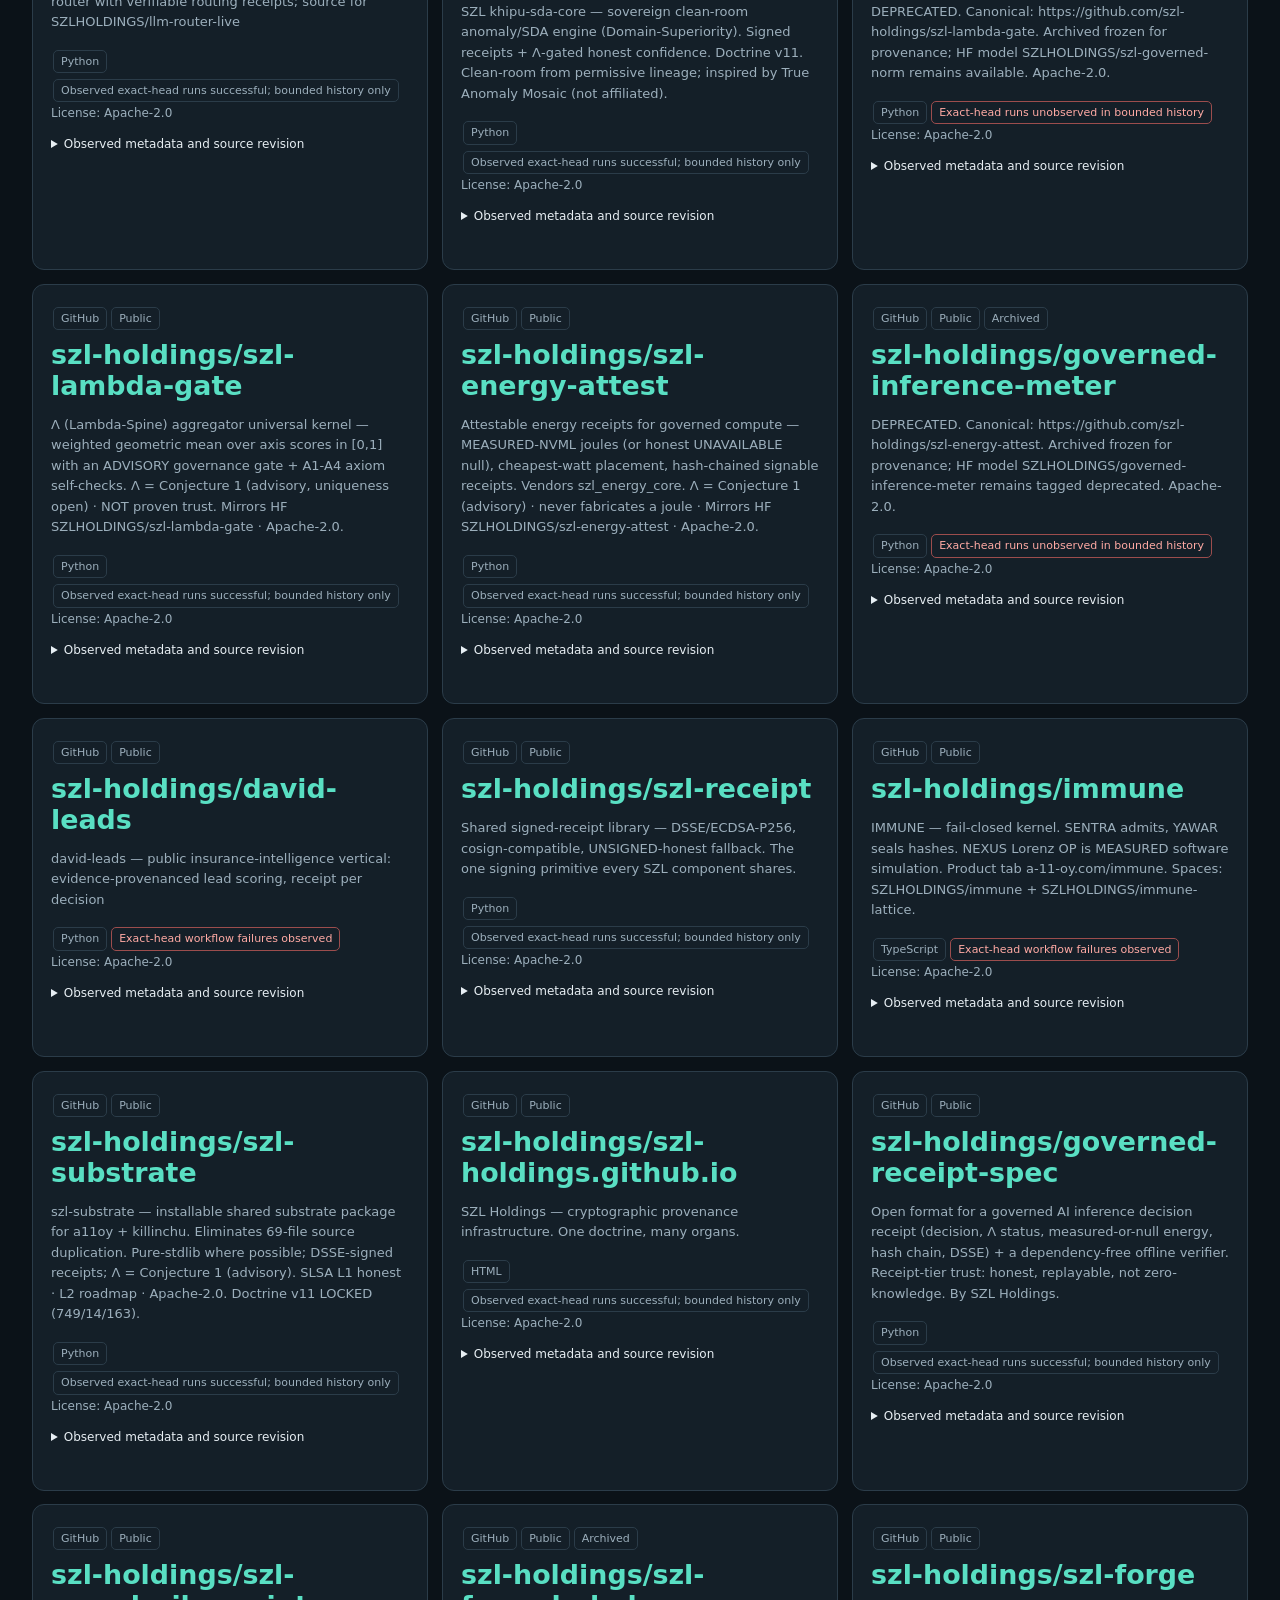
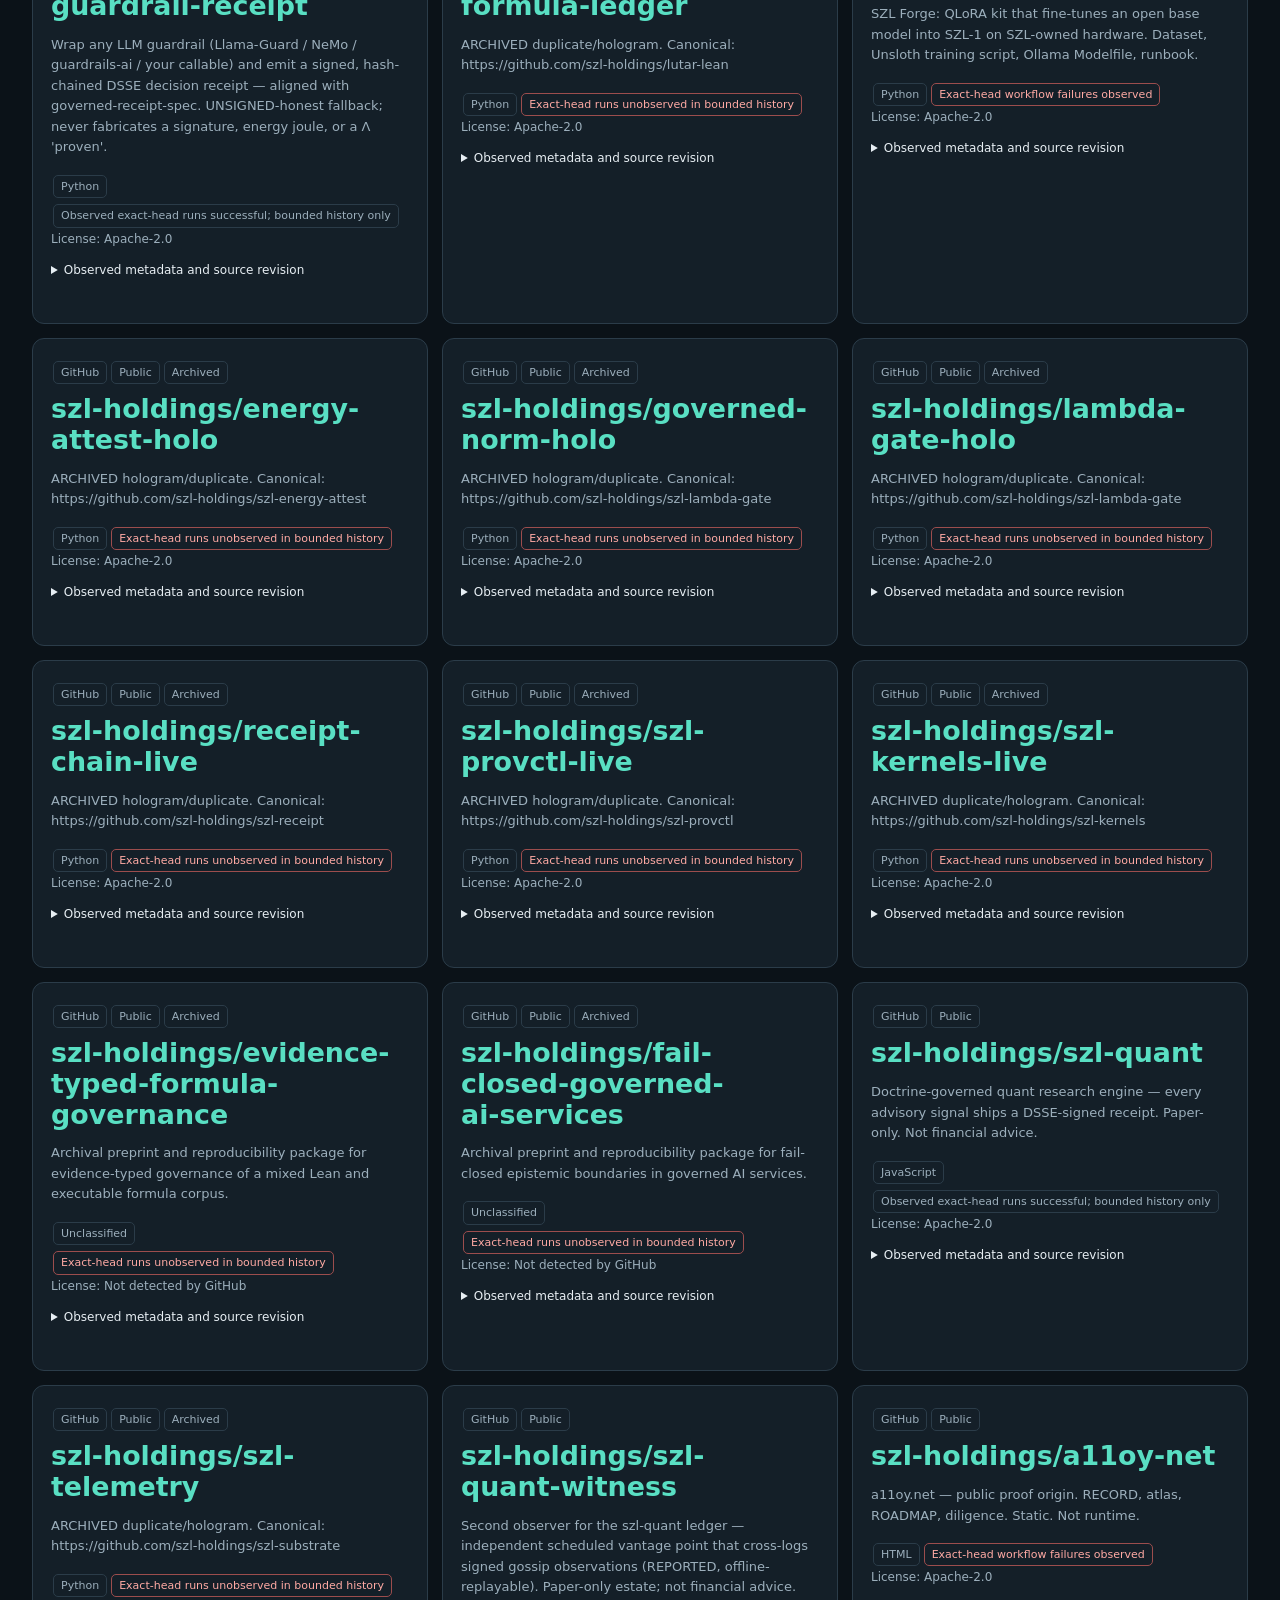
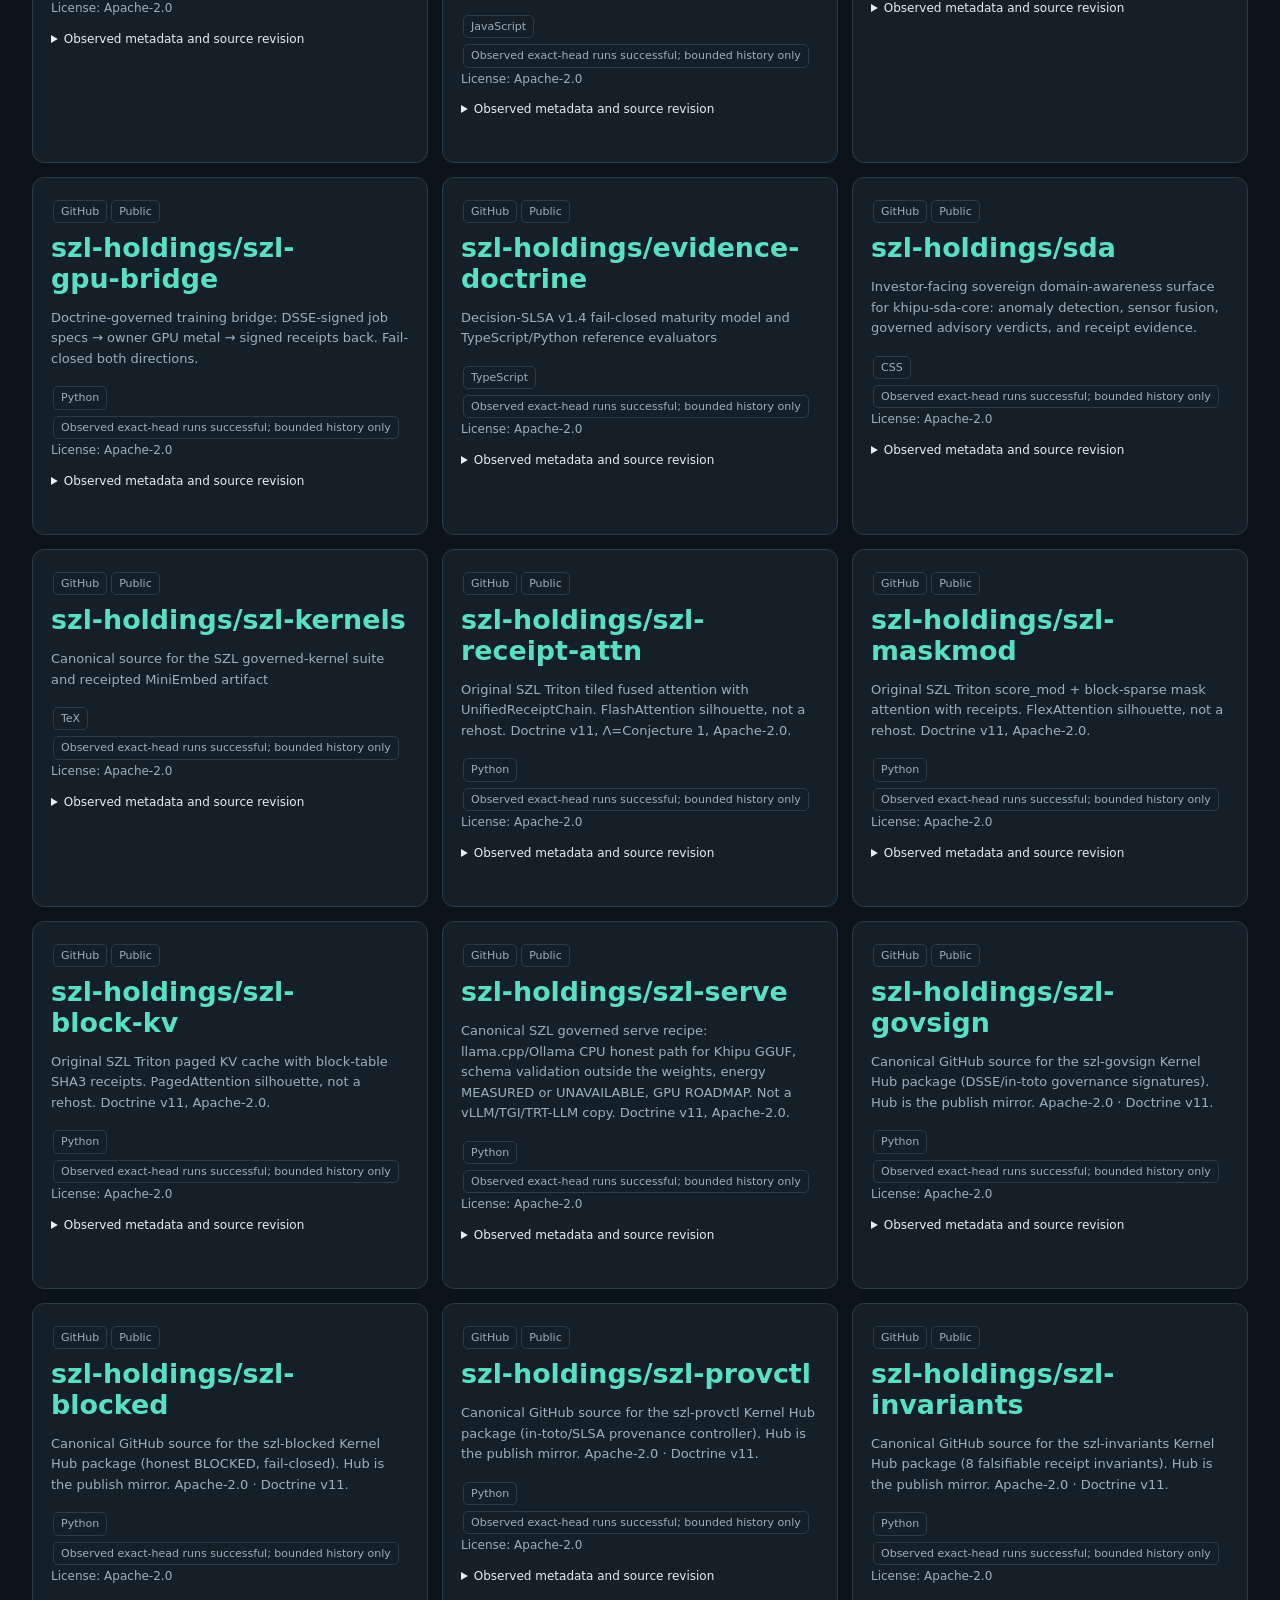
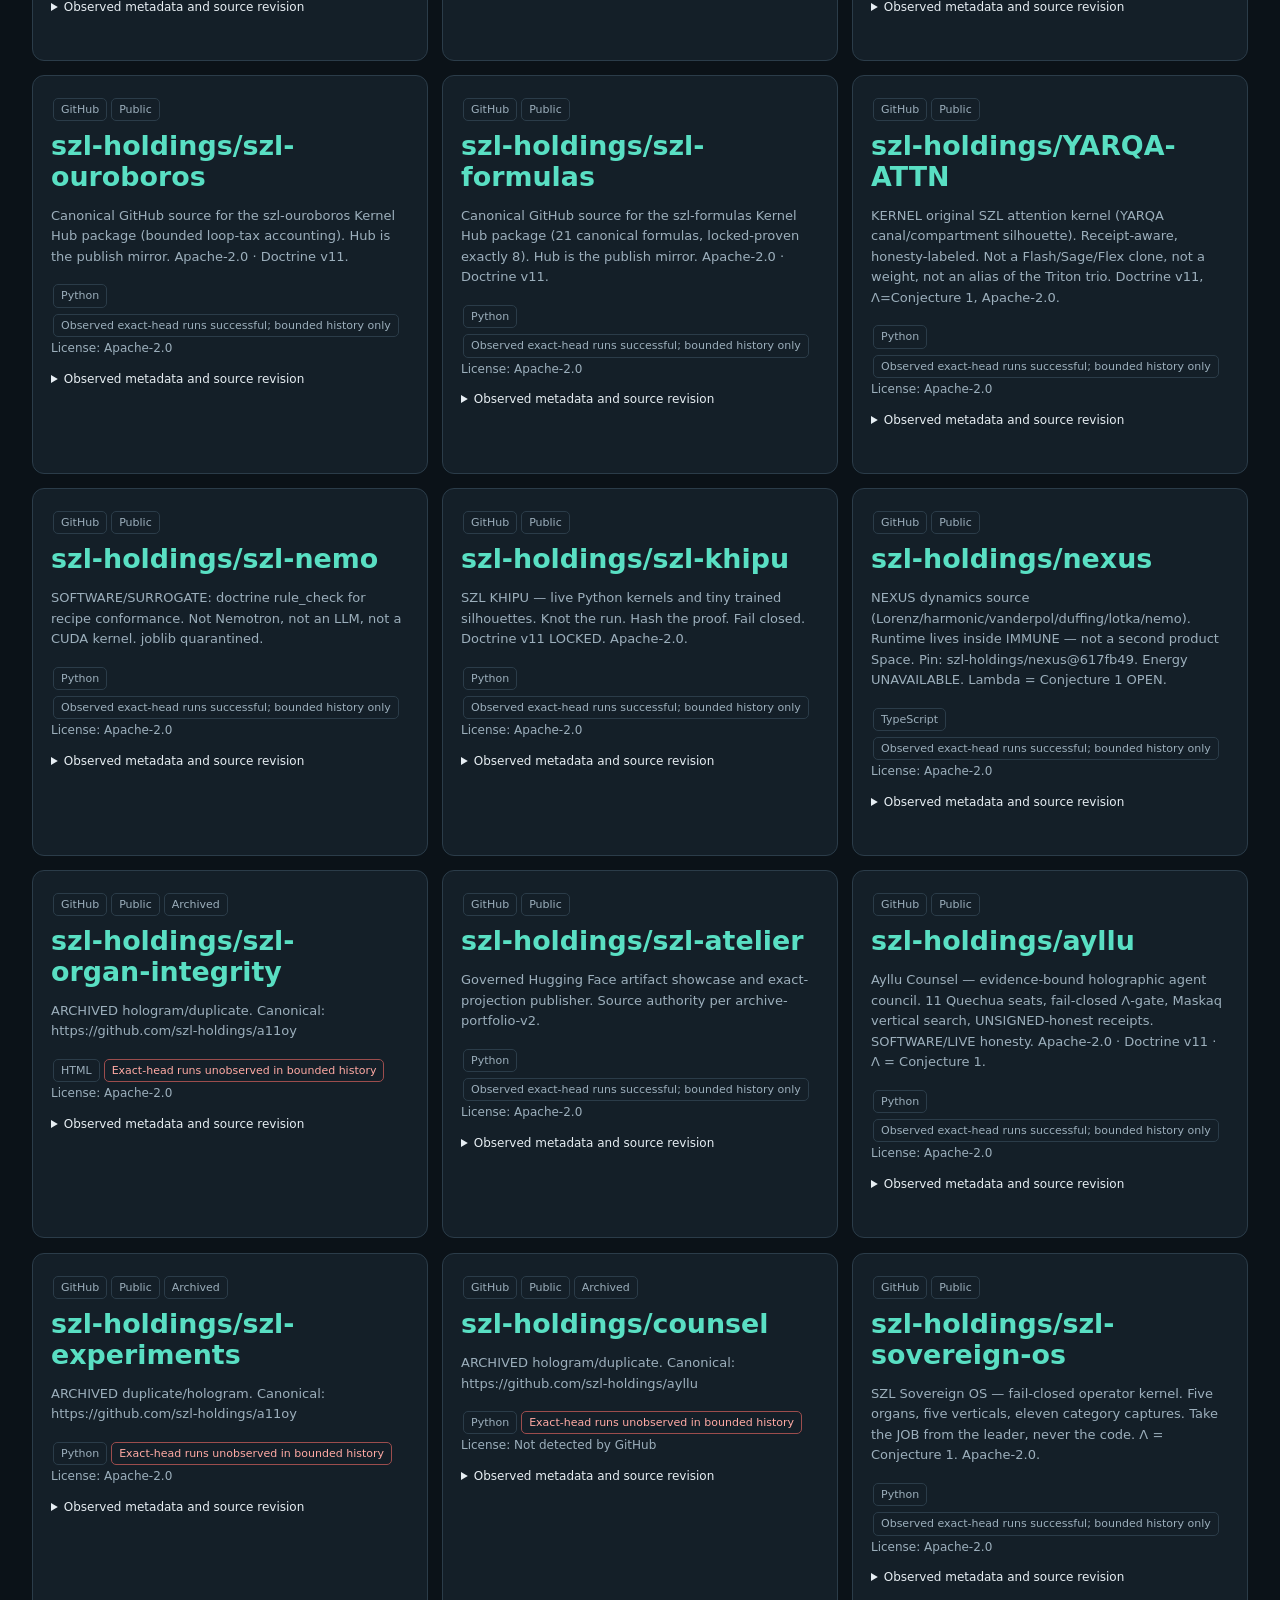
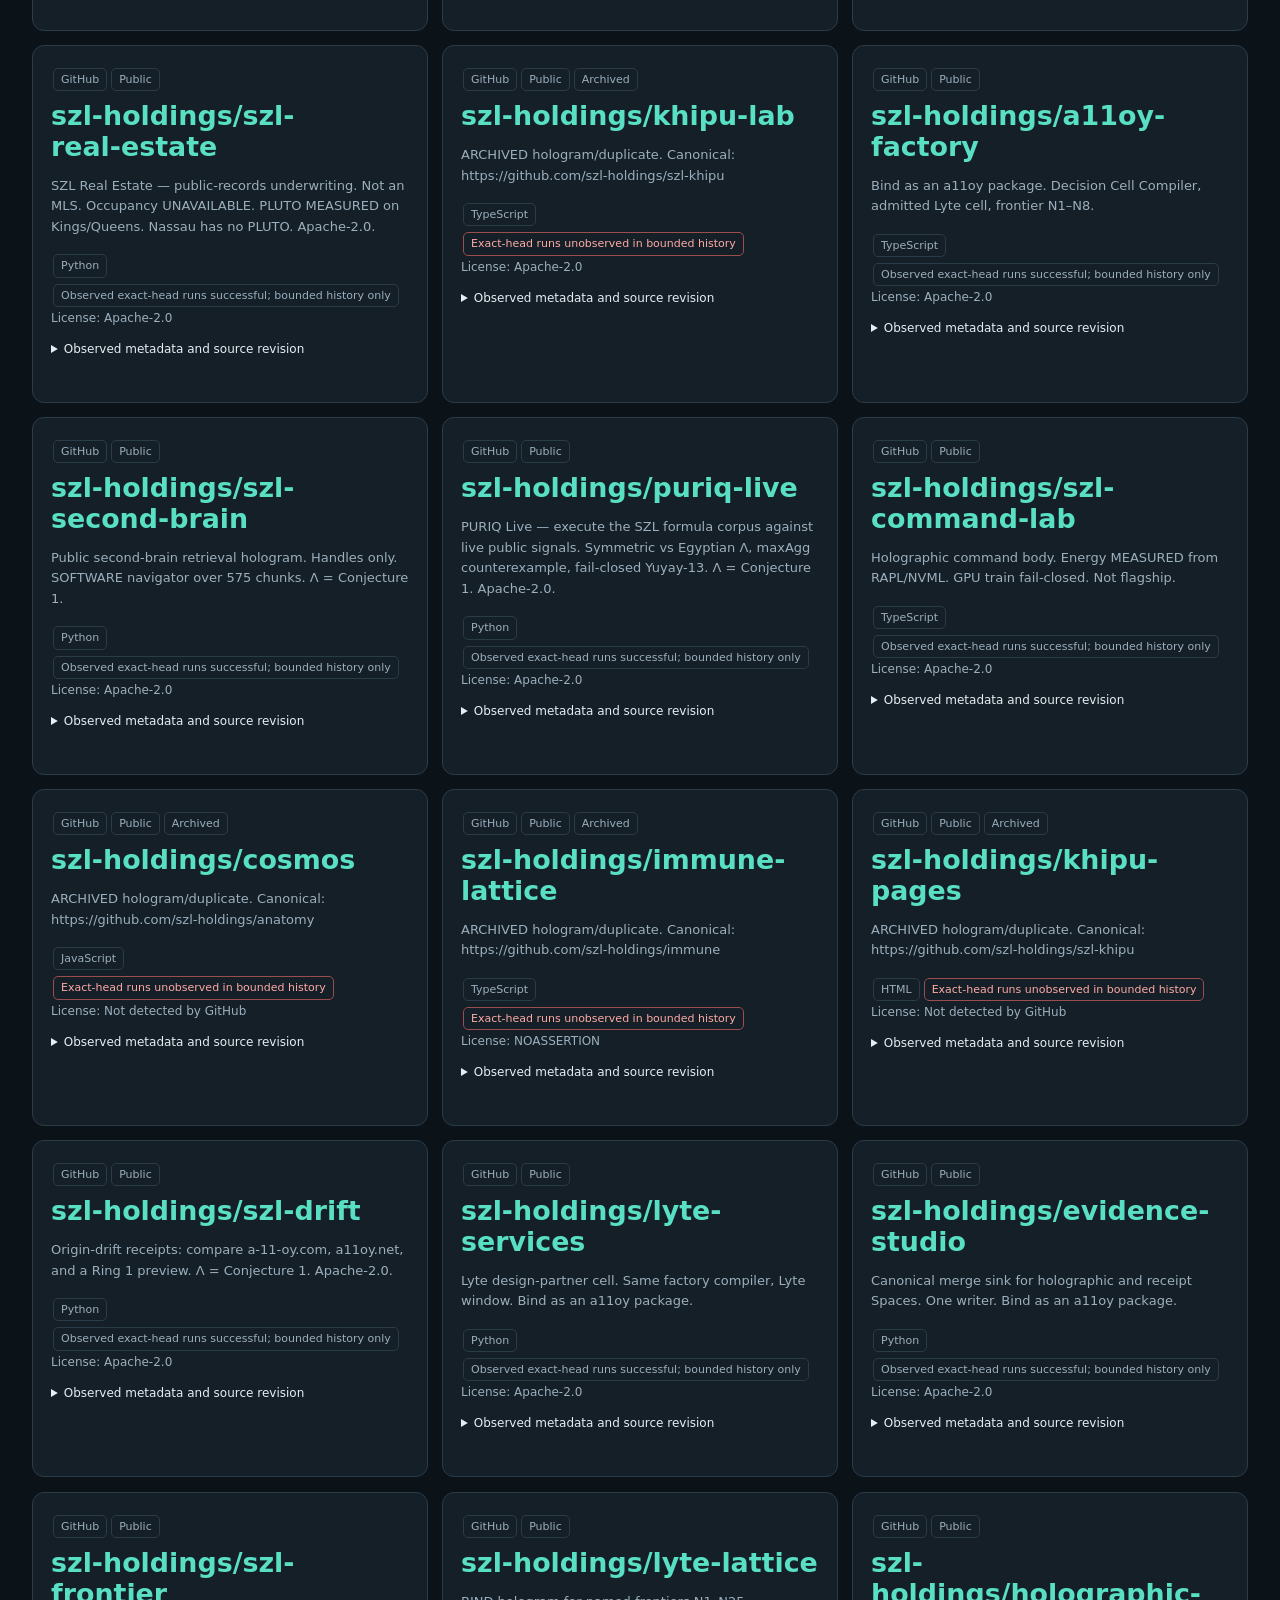
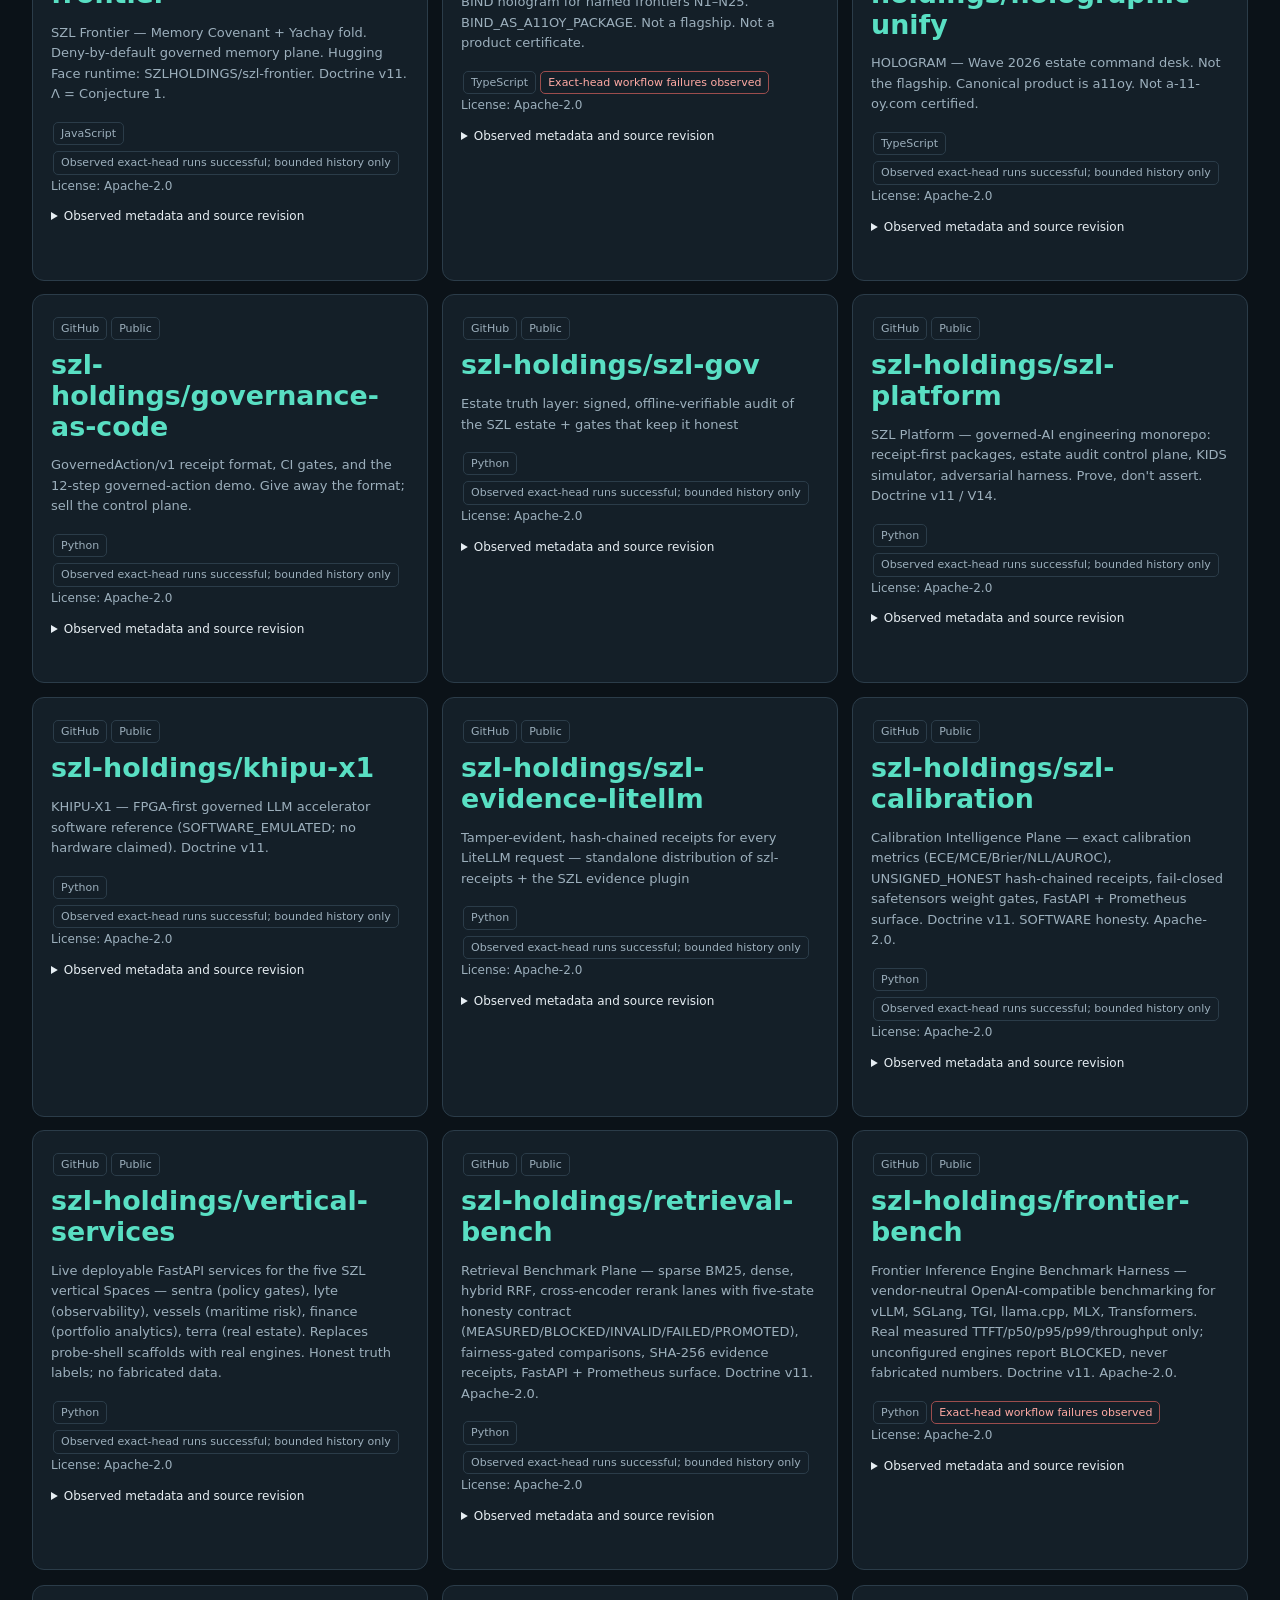
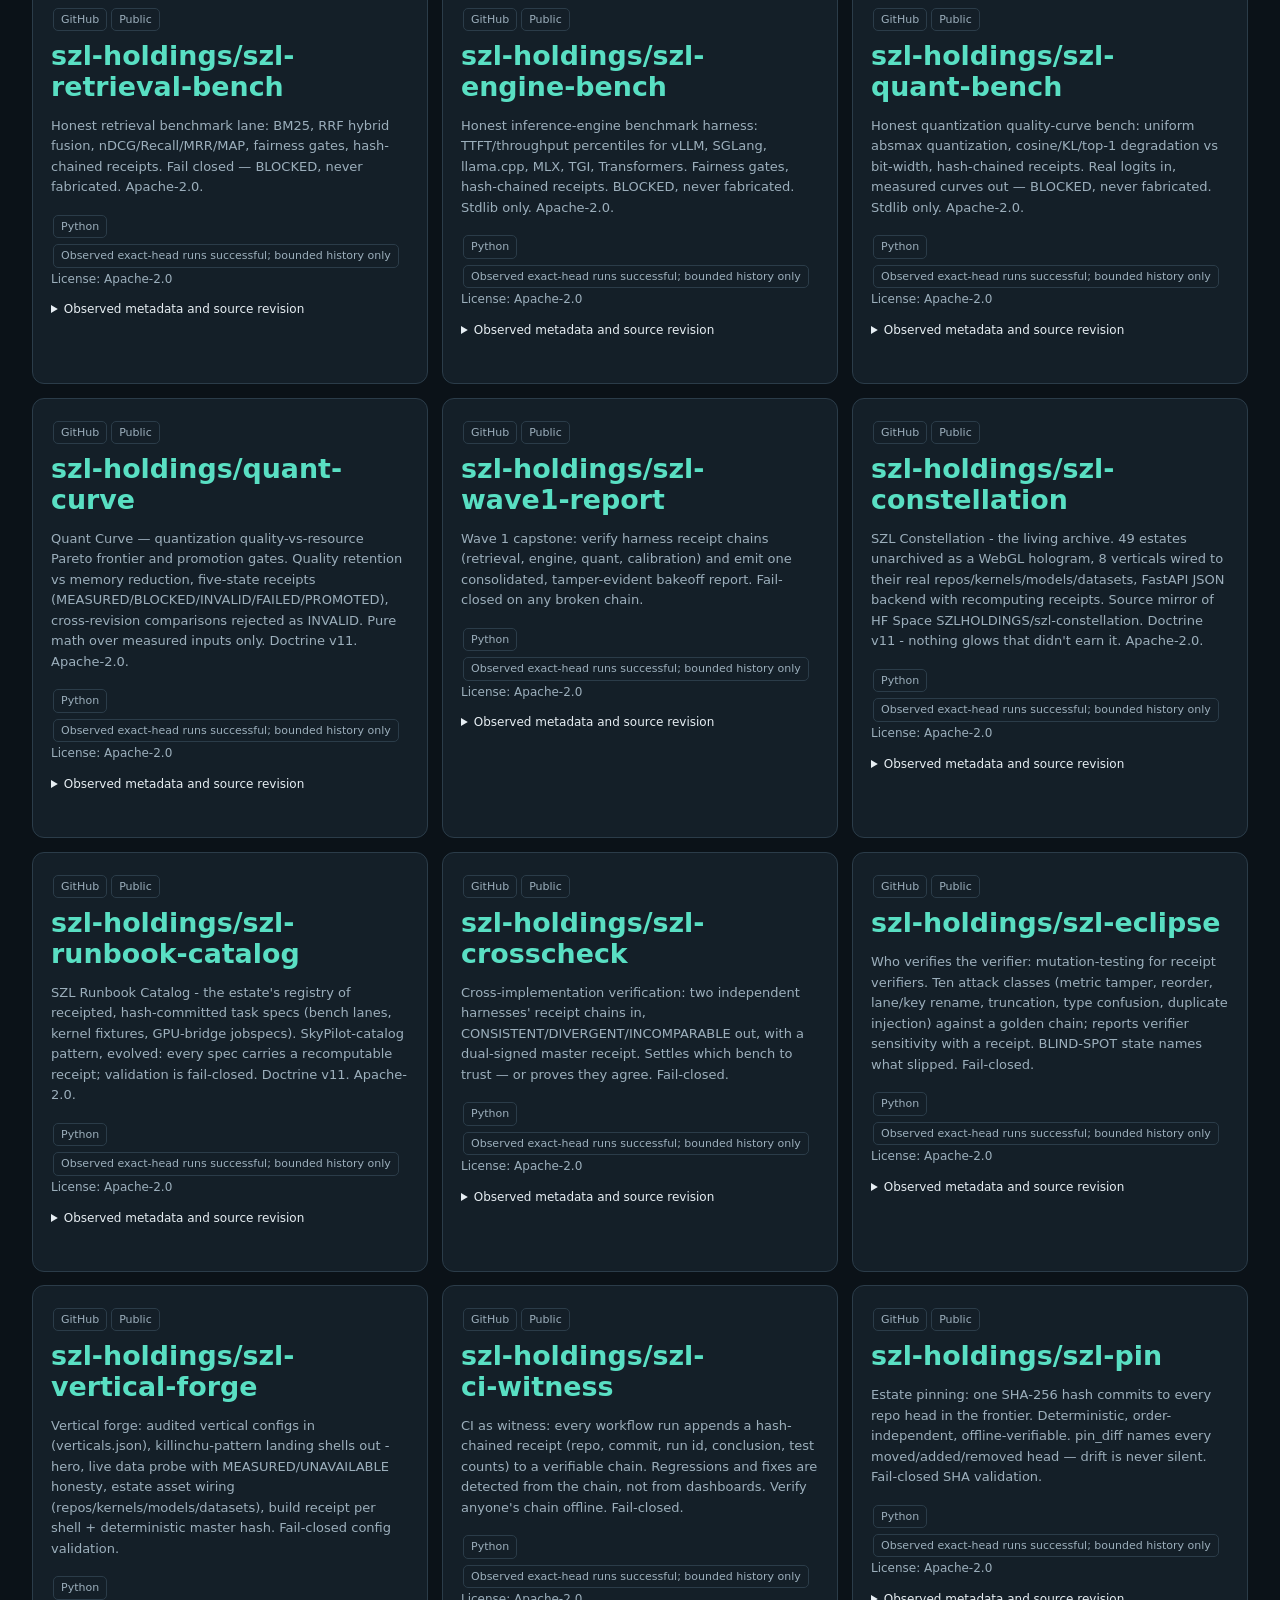
<file: frontier/showcase-public.html>
<!doctype html><html lang="en"><head><meta charset="utf-8">
<!-- szl:browser-policy v1 -->
<meta http-equiv="Content-Security-Policy" content="default-src 'none'; base-uri 'none'; object-src 'none'; frame-src 'none'; worker-src 'none'; form-action 'none'; connect-src 'none'; script-src 'sha256-zBx+G31NLrwVmpK7C8at1nOjBoPxgi8O1esfSNaQg+w='; script-src-attr 'none'; style-src 'self' 'unsafe-inline'; img-src 'self'; font-src 'self'; media-src 'none'; manifest-src 'self'">
<meta name="referrer" content="no-referrer">
<!-- /szl:browser-policy -->
<meta name="viewport" content="width=device-width,initial-scale=1"><link rel="canonical" href="https://holdings.a-11-oy.com/frontier/showcase-public.html"><title>SZL Holdings Public Estate Atlas</title><style>
:root{color-scheme:dark;--bg:#0b1218;--panel:#141f28;--line:#2b3c49;--text:#e7eef3;--muted:#9cafbc;--accent:#59dfc3}*{box-sizing:border-box}body{margin:0;background:var(--bg);color:var(--text);font:15px/1.5 system-ui,sans-serif}main{max-width:1400px;margin:auto;padding:32px}header{border-bottom:1px solid var(--line);padding-bottom:28px}.eyebrow{color:var(--accent);font-size:12px;letter-spacing:3px;text-transform:uppercase}h1{font-size:clamp(32px,5vw,64px);margin:10px 0;letter-spacing:-2px}p{color:var(--muted);max-width:850px}a{color:var(--accent);text-decoration:none}a:hover{text-decoration:underline}.stats{display:grid;grid-template-columns:repeat(auto-fit,minmax(150px,1fr));gap:12px;margin:24px 0}.stat,.card,.notice{background:var(--panel);border:1px solid var(--line);border-radius:12px;padding:18px}.stat strong{display:block;font-size:30px}.stat span,.meta{font-size:12px;color:var(--muted)}.toolbar{display:flex;gap:10px;flex-wrap:wrap;margin:24px 0;position:sticky;top:0;background:var(--bg);padding:12px 0;z-index:1}input,select,button{background:var(--panel);color:var(--text);border:1px solid var(--line);border-radius:7px;padding:11px;font:inherit}input{flex:1;min-width:200px}button{cursor:pointer}button.active{border-color:var(--accent);color:var(--accent)}.grid{display:grid;grid-template-columns:repeat(auto-fit,minmax(330px,1fr));gap:14px}.card h3{margin:8px 0;overflow-wrap:anywhere}.card p{font-size:13px;min-height:35px}.badge{display:inline-block;border:1px solid var(--line);border-radius:5px;padding:2px 7px;font-size:11px;color:var(--muted);margin:2px}.bad{color:#ffaaa4;border-color:#9c4d4d}.good{color:var(--accent)}details{font-size:12px;margin-top:12px}summary{cursor:pointer}pre{white-space:pre-wrap;overflow-wrap:anywhere;color:var(--muted)}.bar{display:flex;align-items:center;gap:12px;margin:8px 0}.bar span{width:160px}.bar i{height:8px;background:var(--accent);border-radius:10px}.section{margin-top:28px}.empty{padding:30px;color:var(--muted)}footer{margin:40px 0;color:var(--muted);font-size:12px}@media(max-width:600px){main{padding:18px}.grid{grid-template-columns:1fr}.toolbar{position:static}}
</style><link rel="stylesheet" href="/assets/szl-responsive-apex-v3.css" data-szl-responsive-apex-v3="style" /></head><body><main><header><div class="eyebrow">SZL Holdings · Evidence atlas · PUBLIC ORGANIZATION SNAPSHOT · DECLARED METADATA</div><h1>Build from what exists.</h1><p>A searchable inventory of repositories, model artifacts, kernels, datasets and Spaces. Each entry links to its source and records the observed revision. Availability, evaluation and release eligibility remain distinct.</p><div id="stamp" class="meta"></div></header><div id="stats" class="stats"></div><div class="notice"><strong>Evidence boundaries</strong><p id="limits"></p></div><section class="section"><h2>Estate composition</h2><div id="bars"></div></section><nav class="toolbar" aria-label="Inventory filters"><input id="query" type="search" placeholder="Search assets, descriptions, categories" aria-label="Search assets"><select id="kind" aria-label="Asset type"><option value="">All asset types</option></select><select id="owner" aria-label="Owner"><option value="">All owners</option></select><button id="attention">Needs attention</button><button id="export">Export filtered CSV</button></nav><div id="count" class="meta"></div><div id="grid" class="grid section"></div><section class="section"><h2>Audit findings and next work</h2><div id="findings" class="grid"></div></section><footer>DECLARED source metadata only. No model evaluation, deployment, runtime, authorization, or independent witness is claimed.</footer></main><script>
const DATA={"schema":"szl.public-org-showcase/v2","evidence_class":"DECLARED","generated_at":"2026-10-06T03:21:26.404577+00:00","generated_at_utc":"2026-10-06T03:21:26.404577+00:00","assets":[{"kind":"GitHub","id":"szl-holdings/platform","owner":"szl-holdings","url":"https://github.com/szl-holdings/platform","private":false,"archived":false,"description":"SZL Holdings monorepo — substrate runtime, agentic loops, MCP server (11 tools), reusable workflows, CI gates. Doctrine v11 LOCKED (749/14/163)","category":"TypeScript","status":"Exact-head workflow failures observed","license":"NOASSERTION","revision":"f2f8df6f89056e9104587674ccec0855dd5b177a","updated":"2026-10-06T01:05:57Z","workflow_count":47,"test_path_count":534,"skill_count":12,"kernel_path_count":123,"source_file_count":9908,"tree_truncated":false},{"kind":"GitHub","id":"szl-holdings/.github","owner":"szl-holdings","url":"https://github.com/szl-holdings/.github","private":false,"archived":false,"description":"SZL Holdings org profile. Product a-11-oy.com · Proof a11oy.net. Doctrine, reusable workflows, community health.","category":"HTML","status":"Exact-head workflow failures observed","license":"Apache-2.0","revision":"fc71ae973a0f31b8e9ee793fc8545a354448d451","updated":"2026-10-05T21:06:08Z","workflow_count":137,"test_path_count":121,"skill_count":0,"kernel_path_count":5,"source_file_count":756,"tree_truncated":false},{"kind":"GitHub","id":"szl-holdings/a11oy","owner":"szl-holdings","url":"https://github.com/szl-holdings/a11oy","private":false,"archived":false,"description":"a11oy — governed-AI Command Center. Deny by default. Signed receipts. Trust ceiling 0.97. Λ = Conjecture 1.","category":"Python","status":"Exact-head workflow failures observed","license":"Apache-2.0","revision":"f4a1a45f153cf5a4c42f768e2dd2e089730358d8","updated":"2026-10-06T03:17:28Z","workflow_count":225,"test_path_count":857,"skill_count":6,"kernel_path_count":131,"source_file_count":6264,"tree_truncated":false},{"kind":"GitHub","id":"szl-holdings/ouroboros","owner":"szl-holdings","url":"https://github.com/szl-holdings/ouroboros","private":false,"archived":true,"description":"ARCHIVED hologram/duplicate. Canonical: https://github.com/szl-holdings/platform (agentic loops) + https://github.com/szl-holdings/szl-ouroboros (loop-tax kernel)","category":"TypeScript","status":"Exact-head runs unobserved in bounded history","license":"Apache-2.0","revision":"0f030741f567bdf397d33c4d607790af6ed39688","updated":"2026-08-28T04:40:58Z","workflow_count":14,"test_path_count":28,"skill_count":0,"kernel_path_count":4,"source_file_count":198,"tree_truncated":false},{"kind":"GitHub","id":"szl-holdings/szl-cookbook","owner":"szl-holdings","url":"https://github.com/szl-holdings/szl-cookbook","private":false,"archived":true,"description":"ARCHIVED duplicate/hologram. Canonical: https://github.com/szl-holdings/szl-forge","category":"TypeScript","status":"Exact-head runs unobserved in bounded history","license":"Apache-2.0","revision":"5eb303b4d611c14906cbe455c5f2d27999e9c3a4","updated":"2026-08-31T01:32:26Z","workflow_count":11,"test_path_count":6,"skill_count":9,"kernel_path_count":0,"source_file_count":164,"tree_truncated":false},{"kind":"GitHub","id":"szl-holdings/szl-trust","owner":"szl-holdings","url":"https://github.com/szl-holdings/szl-trust","private":false,"archived":false,"description":"SZL Holdings Public Trust Portal — Covenant Proof Standard run artifacts, deterministic replay receipts. Doctrine v11 LOCKED (749/14/163)","category":"Python","status":"Observed exact-head runs successful; bounded history only","license":"CC-BY-4.0","revision":"73e0a106ec8c49b206c2a0ff4810c16f30e65e19","updated":"2026-10-05T01:05:15Z","workflow_count":9,"test_path_count":3,"skill_count":0,"kernel_path_count":11,"source_file_count":45,"tree_truncated":false},{"kind":"GitHub","id":"szl-holdings/szl-brand","owner":"szl-holdings","url":"https://github.com/szl-holdings/szl-brand","private":false,"archived":false,"description":"Brand assets, logos, social-preview templates, and visual doctrine for SZL Holdings — Sovereign Governed AI. Doctrine v11 LOCKED.","category":"Python","status":"Observed exact-head runs successful; bounded history only","license":"CC-BY-4.0","revision":"89f9d520453571a32e8db56b0c75dff8ad38c352","updated":"2026-10-05T06:57:14Z","workflow_count":11,"test_path_count":17,"skill_count":0,"kernel_path_count":0,"source_file_count":295,"tree_truncated":false},{"kind":"GitHub","id":"szl-holdings/lutar-lean","owner":"szl-holdings","url":"https://github.com/szl-holdings/lutar-lean","private":false,"archived":false,"description":"Lean 4 + Mathlib formalization of the Λ aggregator — Λ uniqueness as Conjecture 1 (not a closed theorem). 749 declarations · 14 axioms · 163 tracked sorries. Backs the SZL governance gate. Doctrine v11 LOCKED · DOI 10.5281/zenodo.20434308","category":"Lean","status":"Observed exact-head runs successful; bounded history only","license":"Apache-2.0","revision":"04f904ecd5683753a481ab2b1ded69ac01a7a661","updated":"2026-10-05T12:50:25Z","workflow_count":32,"test_path_count":10,"skill_count":0,"kernel_path_count":0,"source_file_count":454,"tree_truncated":false},{"kind":"GitHub","id":"szl-holdings/vsp-otel","owner":"szl-holdings","url":"https://github.com/szl-holdings/vsp-otel","private":false,"archived":false,"description":"SZL OTLP collector, signed-span exporter and Helm package. Restored source owner; runtime and forwarding acceptance verified separately.","category":"Python","status":"Observed exact-head runs successful; bounded history only","license":"Apache-2.0","revision":"ffd9cd9034044392e4fd650df3b64021d1b7173b","updated":"2026-10-05T13:12:52Z","workflow_count":12,"test_path_count":12,"skill_count":0,"kernel_path_count":0,"source_file_count":95,"tree_truncated":false},{"kind":"GitHub","id":"szl-holdings/szl-otel-mesh","owner":"szl-holdings","url":"https://github.com/szl-holdings/szl-otel-mesh","private":false,"archived":true,"description":"ARCHIVED OpenTelemetry/DSSE research artifact for the SZL mesh. DOI 10.5281/zenodo.20434276. Immutable evidence terminal by design. Apache-2.0.","category":"Python","status":"Exact-head runs unobserved in bounded history","license":"Apache-2.0","revision":"172f52ecfc2cc7babac78bffde79517b38fcdb42","updated":"2026-07-17T15:11:02Z","workflow_count":12,"test_path_count":12,"skill_count":0,"kernel_path_count":0,"source_file_count":122,"tree_truncated":false},{"kind":"GitHub","id":"szl-holdings/szl-uds-deployment","owner":"szl-holdings","url":"https://github.com/szl-holdings/szl-uds-deployment","private":false,"archived":true,"description":"ARCHIVED WarHacker-2026 UDS deployment evidence snapshot (k3d + uds-cli + Pepr DSSE). Frozen for reproducibility; terminal by design. Apache-2.0.","category":"Shell","status":"Exact-head runs unobserved in bounded history","license":"Apache-2.0","revision":"341b79deda9094898e018a6152bba0a9b7e003df","updated":"2026-07-01T22:05:30Z","workflow_count":100,"test_path_count":102,"skill_count":0,"kernel_path_count":0,"source_file_count":807,"tree_truncated":false},{"kind":"GitHub","id":"szl-holdings/killinchu","owner":"szl-holdings","url":"https://github.com/szl-holdings/killinchu","private":false,"archived":false,"description":"Counter-UAS reference at /elite. Tracks, fusion, ROE, BFT, DSSE per interdiction. Public synthetic — no public effector. Λ = Conjecture 1.","category":"Python","status":"Observed exact-head runs successful; bounded history only","license":"Apache-2.0","revision":"f49272a66d10ad7d20dccf4715f854a7ead27a53","updated":"2026-10-06T03:09:37Z","workflow_count":66,"test_path_count":133,"skill_count":0,"kernel_path_count":0,"source_file_count":1296,"tree_truncated":false},{"kind":"GitHub","id":"szl-holdings/docs-site","owner":"szl-holdings","url":"https://github.com/szl-holdings/docs-site","private":false,"archived":true,"description":"ARCHIVED duplicate/hologram. Canonical: https://github.com/szl-holdings/a11oy-net","category":"JavaScript","status":"Exact-head runs unobserved in bounded history","license":"Apache-2.0","revision":"83664f8b8924b36d3179bd94d133ca0815aaee91","updated":"2026-08-28T15:41:19Z","workflow_count":15,"test_path_count":1,"skill_count":0,"kernel_path_count":11,"source_file_count":193,"tree_truncated":false},{"kind":"GitHub","id":"szl-holdings/hatun-mcp","owner":"szl-holdings","url":"https://github.com/szl-holdings/hatun-mcp","private":false,"archived":false,"description":"Hatun-MCP — doctrine-aware Model Context Protocol server. 16 SZL tools under PURIQ governance (Yuyay-13 gate, Khipu receipts, DSSE-signed). Streamable HTTP + SSE.","category":"Python","status":"Observed exact-head runs successful; bounded history only","license":"Apache-2.0","revision":"5def5ba1eb033ff521ffbc946c8c0c1e0cbb8fa8","updated":"2026-10-05T13:15:52Z","workflow_count":11,"test_path_count":18,"skill_count":0,"kernel_path_count":0,"source_file_count":91,"tree_truncated":false},{"kind":"GitHub","id":"szl-holdings/uds-bundles","owner":"szl-holdings","url":"https://github.com/szl-holdings/uds-bundles","private":false,"archived":false,"description":"SZL UDS Zarf bundles for the two products (a11oy + killinchu) and their capability services — airgap-deployable, cosign-signed, SLSA L1+L2. Doctrine v11 LOCKED (749/14/163) · Apache-2.0.","category":"Python","status":"Observed exact-head runs successful; bounded history only","license":"Apache-2.0","revision":"fd0599ea937a24e07f3f836a47b5ce95a006e227","updated":"2026-10-05T12:50:28Z","workflow_count":22,"test_path_count":14,"skill_count":0,"kernel_path_count":0,"source_file_count":439,"tree_truncated":false},{"kind":"GitHub","id":"szl-holdings/lean-kernel","owner":"szl-holdings","url":"https://github.com/szl-holdings/lean-kernel","private":false,"archived":true,"description":"ARCHIVED duplicate/hologram. Canonical: https://github.com/szl-holdings/lutar-lean","category":"Python","status":"Exact-head runs unobserved in bounded history","license":"Apache-2.0","revision":"5be5d14502428e0ef13bb83f8d36f6775085b03e","updated":"2026-08-28T04:49:20Z","workflow_count":9,"test_path_count":3,"skill_count":0,"kernel_path_count":1,"source_file_count":39,"tree_truncated":false},{"kind":"GitHub","id":"szl-holdings/developers","owner":"szl-holdings","url":"https://github.com/szl-holdings/developers","private":false,"archived":true,"description":"ARCHIVED hologram/duplicate. Canonical: https://github.com/szl-holdings/a11oy-net","category":"HTML","status":"Exact-head runs unobserved in bounded history","license":"Apache-2.0","revision":"dde99af0564c965edc6a253d4004734157460810","updated":"2026-07-29T23:07:25Z","workflow_count":3,"test_path_count":0,"skill_count":0,"kernel_path_count":0,"source_file_count":36,"tree_truncated":false},{"kind":"GitHub","id":"szl-holdings/khipu-consensus","owner":"szl-holdings","url":"https://github.com/szl-holdings/khipu-consensus","private":false,"archived":false,"description":"BFT 3-of-4 multi-party-witnessed agreement — each witness signs an action hash with its own ECDSA P-256 cosign key over DSSE. The category SZL builds: multi-party-witnessed AI. Doctrine v11 LOCKED (749/14/163).","category":"Python","status":"Observed exact-head runs successful; bounded history only","license":"Apache-2.0","revision":"f4a5c2643776cd6322a60a0ed787229a57021fdc","updated":"2026-10-05T13:43:59Z","workflow_count":8,"test_path_count":11,"skill_count":0,"kernel_path_count":0,"source_file_count":60,"tree_truncated":false},{"kind":"GitHub","id":"szl-holdings/warhacker-demo","owner":"szl-holdings","url":"https://github.com/szl-holdings/warhacker-demo","private":false,"archived":true,"description":"ARCHIVED WarHacker-2026 RTX 4060 Ti tower dry-run snapshot: GPU k3d/UDS, air-gap, thermal guard, Khipu kill-move. Terminal evidence artifact. Apache-2.0.","category":"Shell","status":"Exact-head runs unobserved in bounded history","license":"Apache-2.0","revision":"0c68abbc41f9327fdf4ffad88a474bcc01eb8e6b","updated":"2026-07-21T03:28:30Z","workflow_count":3,"test_path_count":0,"skill_count":0,"kernel_path_count":0,"source_file_count":37,"tree_truncated":false},{"kind":"GitHub","id":"szl-holdings/szl-lake","owner":"szl-holdings","url":"https://github.com/szl-holdings/szl-lake","private":false,"archived":false,"description":"SZL Holdings Lake — append-only DSSE receipt store (GitHub origin, HF dataset SZLHOLDINGS/szl-lake mirror). Doctrine v11 LOCKED. Live receipt infrastructure for the a11oy command platform.","category":"Python","status":"Observed exact-head runs successful; bounded history only","license":"CC-BY-4.0","revision":"1b0a5b65d60afa7474c012f2d514f1f5a3e3160d","updated":"2026-10-06T01:17:37Z","workflow_count":16,"test_path_count":8,"skill_count":0,"kernel_path_count":0,"source_file_count":470,"tree_truncated":false},{"kind":"GitHub","id":"szl-holdings/szl-mesh","owner":"szl-holdings","url":"https://github.com/szl-holdings/szl-mesh","private":false,"archived":false,"description":"Deterministic disconnected-state CRDT convergence command. Source authority per archive-portfolio-v2.","category":"Python","status":"Observed exact-head runs successful; bounded history only","license":"Apache-2.0","revision":"8cac1937e33d569763c9ba445a5bb5be70206cc5","updated":"2026-10-02T15:56:41Z","workflow_count":11,"test_path_count":10,"skill_count":0,"kernel_path_count":0,"source_file_count":91,"tree_truncated":false},{"kind":"GitHub","id":"szl-holdings/szl-fleet-overlay","owner":"szl-holdings","url":"https://github.com/szl-holdings/szl-fleet-overlay","private":false,"archived":true,"description":"ARCHIVED WarHacker-2026 UDS fleet-overlay evidence snapshot. Frozen for provenance; terminal by design with no active software successor. Apache-2.0.","category":"Python","status":"Exact-head runs unobserved in bounded history","license":"Apache-2.0","revision":"79ec6351daf9cf3acf3505a50d112ee8b0f06a13","updated":"2026-08-26T14:25:23Z","workflow_count":11,"test_path_count":0,"skill_count":0,"kernel_path_count":0,"source_file_count":66,"tree_truncated":false},{"kind":"GitHub","id":"szl-holdings/szl-papers","owner":"szl-holdings","url":"https://github.com/szl-holdings/szl-papers","private":false,"archived":false,"description":"SZL Holdings academic corpus — preprints, thesis lineage, bounty problems, prior-art disclosures. Doctrine v11 LOCKED 749/14/163.","category":"TeX","status":"Observed exact-head runs successful; bounded history only","license":"CC-BY-4.0","revision":"5f2f75f109bfdadfc167c00bab5808a7a76ac3e2","updated":"2026-10-01T20:40:35Z","workflow_count":8,"test_path_count":0,"skill_count":0,"kernel_path_count":0,"source_file_count":135,"tree_truncated":false},{"kind":"GitHub","id":"szl-holdings/szl-build-env","owner":"szl-holdings","url":"https://github.com/szl-holdings/szl-build-env","private":false,"archived":false,"description":"SZL development topology and runtime acceptance toolkit: DSSE receipts, route acknowledgements, connected traces and router integration checks.","category":"Python","status":"Observed exact-head runs successful; bounded history only","license":"Apache-2.0","revision":"51dc21adb9566c2d3d96b8d1b6818f9152fe1b5b","updated":"2026-10-01T20:45:40Z","workflow_count":6,"test_path_count":4,"skill_count":0,"kernel_path_count":0,"source_file_count":49,"tree_truncated":false},{"kind":"GitHub","id":"szl-holdings/szl-doctrine","owner":"szl-holdings","url":"https://github.com/szl-holdings/szl-doctrine","private":false,"archived":false,"description":"SZL doctrine + org-wide governance workflows (secret health, etc.)","category":"Python","status":"Observed exact-head runs successful; bounded history only","license":"Apache-2.0","revision":"ce4a3cf1fd3f3d693763224112986e8abc33fa20","updated":"2026-09-29T00:53:54Z","workflow_count":7,"test_path_count":2,"skill_count":0,"kernel_path_count":1,"source_file_count":27,"tree_truncated":false},{"kind":"GitHub","id":"szl-holdings/anatomy","owner":"szl-holdings","url":"https://github.com/szl-holdings/anatomy","private":false,"archived":false,"description":"SZL Living Anatomy — 3D navigable governed-AI organ substrate. Visualizes the 5 organs (reasoning cortex, trust gate, receipt bus, consensus, egress) powering a11oy + killinchu. Doctrine v11 LOCKED · 8 proven formulas · Λ = Conjecture 1.","category":"JavaScript","status":"Exact-head workflow failures observed","license":"Apache-2.0","revision":"498de11e19d2436611085c9fc6825dac05727295","updated":"2026-10-05T11:37:40Z","workflow_count":10,"test_path_count":27,"skill_count":0,"kernel_path_count":0,"source_file_count":130,"tree_truncated":false},{"kind":"GitHub","id":"szl-holdings/yarqa","owner":"szl-holdings","url":"https://github.com/szl-holdings/yarqa","private":false,"archived":false,"description":"yarqa — plug-flow compartmentalization with signed provenance receipts. Converts CFD velocity fields into auditable compartmental networks. Clean-room Apache-2.0. Quechua: irrigation canal that divides flow.","category":"Python","status":"Exact-head workflow failures observed","license":"Apache-2.0","revision":"2da73f3278f8eda4144c3c166d343e27ba9cdf8f","updated":"2026-10-05T13:24:28Z","workflow_count":14,"test_path_count":19,"skill_count":0,"kernel_path_count":0,"source_file_count":72,"tree_truncated":false},{"kind":"GitHub","id":"szl-holdings/szl-router","owner":"szl-holdings","url":"https://github.com/szl-holdings/szl-router","private":false,"archived":false,"description":"FLAGSHIP: sovereign-first OpenAI-compatible LLM router with verifiable routing receipts; source for SZLHOLDINGS/llm-router-live","category":"Python","status":"Observed exact-head runs successful; bounded history only","license":"Apache-2.0","revision":"8753357f7dcd34fedc0c0b4a031637300ceec651","updated":"2026-10-05T18:50:01Z","workflow_count":12,"test_path_count":35,"skill_count":0,"kernel_path_count":0,"source_file_count":124,"tree_truncated":false},{"kind":"GitHub","id":"szl-holdings/khipu-sda-core","owner":"szl-holdings","url":"https://github.com/szl-holdings/khipu-sda-core","private":false,"archived":false,"description":"SZL khipu-sda-core — sovereign clean-room anomaly/SDA engine (Domain-Superiority). Signed receipts + Λ-gated honest confidence. Doctrine v11. Clean-room from permissive lineage; inspired by True Anomaly Mosaic (not affiliated).","category":"Python","status":"Observed exact-head runs successful; bounded history only","license":"Apache-2.0","revision":"f1bf7b815cb3c113edc2dedb02affcd6027ccae6","updated":"2026-09-28T13:14:49Z","workflow_count":6,"test_path_count":7,"skill_count":0,"kernel_path_count":0,"source_file_count":30,"tree_truncated":false},{"kind":"GitHub","id":"szl-holdings/szl-governed-norm","owner":"szl-holdings","url":"https://github.com/szl-holdings/szl-governed-norm","private":false,"archived":true,"description":"DEPRECATED. Canonical: https://github.com/szl-holdings/szl-lambda-gate. Archived frozen for provenance; HF model SZLHOLDINGS/szl-governed-norm remains available. Apache-2.0.","category":"Python","status":"Exact-head runs unobserved in bounded history","license":"Apache-2.0","revision":"c68d06d35058542ea77dc6bad4c8bde2361cc16a","updated":"2026-08-08T23:49:00Z","workflow_count":3,"test_path_count":6,"skill_count":0,"kernel_path_count":1,"source_file_count":26,"tree_truncated":false},{"kind":"GitHub","id":"szl-holdings/szl-lambda-gate","owner":"szl-holdings","url":"https://github.com/szl-holdings/szl-lambda-gate","private":false,"archived":false,"description":"Λ (Lambda-Spine) aggregator universal kernel — weighted geometric mean over axis scores in [0,1] with an ADVISORY governance gate + A1-A4 axiom self-checks. Λ = Conjecture 1 (advisory, uniqueness open) · NOT proven trust. Mirrors HF SZLHOLDINGS/szl-lambda-gate · Apache-2.0.","category":"Python","status":"Observed exact-head runs successful; bounded history only","license":"Apache-2.0","revision":"474550f915ae0e65462a8d3ca5101dc876cc0e56","updated":"2026-10-05T12:50:37Z","workflow_count":11,"test_path_count":21,"skill_count":0,"kernel_path_count":5,"source_file_count":74,"tree_truncated":false},{"kind":"GitHub","id":"szl-holdings/szl-energy-attest","owner":"szl-holdings","url":"https://github.com/szl-holdings/szl-energy-attest","private":false,"archived":false,"description":"Attestable energy receipts for governed compute — MEASURED-NVML joules (or honest UNAVAILABLE null), cheapest-watt placement, hash-chained signable receipts. Vendors szl_energy_core. Λ = Conjecture 1 (advisory) · never fabricates a joule · Mirrors HF SZLHOLDINGS/szl-energy-attest · Apache-2.0.","category":"Python","status":"Observed exact-head runs successful; bounded history only","license":"Apache-2.0","revision":"d304d1a87108c2c1624ee8af70380e27832ffdd8","updated":"2026-10-04T18:42:21Z","workflow_count":8,"test_path_count":14,"skill_count":0,"kernel_path_count":4,"source_file_count":62,"tree_truncated":false},{"kind":"GitHub","id":"szl-holdings/governed-inference-meter","owner":"szl-holdings","url":"https://github.com/szl-holdings/governed-inference-meter","private":false,"archived":true,"description":"DEPRECATED. Canonical: https://github.com/szl-holdings/szl-energy-attest. Archived frozen for provenance; HF model SZLHOLDINGS/governed-inference-meter remains tagged deprecated. Apache-2.0.","category":"Python","status":"Exact-head runs unobserved in bounded history","license":"Apache-2.0","revision":"aee6466ecaaa1f311d42885f7927331e2f6508c8","updated":"2026-08-30T13:35:31Z","workflow_count":5,"test_path_count":6,"skill_count":0,"kernel_path_count":0,"source_file_count":34,"tree_truncated":false},{"kind":"GitHub","id":"szl-holdings/david-leads","owner":"szl-holdings","url":"https://github.com/szl-holdings/david-leads","private":false,"archived":false,"description":"david-leads — public insurance-intelligence vertical: evidence-provenanced lead scoring, receipt per decision","category":"Python","status":"Exact-head workflow failures observed","license":"Apache-2.0","revision":"d854e79ef19aa602bc2390d470c42cb6dc337988","updated":"2026-10-05T13:09:42Z","workflow_count":14,"test_path_count":55,"skill_count":0,"kernel_path_count":0,"source_file_count":231,"tree_truncated":false},{"kind":"GitHub","id":"szl-holdings/szl-receipt","owner":"szl-holdings","url":"https://github.com/szl-holdings/szl-receipt","private":false,"archived":false,"description":"Shared signed-receipt library — DSSE/ECDSA-P256, cosign-compatible, UNSIGNED-honest fallback. The one signing primitive every SZL component shares.","category":"Python","status":"Observed exact-head runs successful; bounded history only","license":"Apache-2.0","revision":"1467fcbd1ff57b955d588c73e64a541ebc16770f","updated":"2026-10-03T02:58:32Z","workflow_count":10,"test_path_count":14,"skill_count":0,"kernel_path_count":0,"source_file_count":81,"tree_truncated":false},{"kind":"GitHub","id":"szl-holdings/immune","owner":"szl-holdings","url":"https://github.com/szl-holdings/immune","private":false,"archived":false,"description":"IMMUNE — fail-closed kernel. SENTRA admits, YAWAR seals hashes. NEXUS Lorenz OP is MEASURED software simulation. Product tab a-11-oy.com/immune. Spaces: SZLHOLDINGS/immune + SZLHOLDINGS/immune-lattice.","category":"TypeScript","status":"Exact-head workflow failures observed","license":"Apache-2.0","revision":"c32b74c2f98668e907c62c8eb6eddd2dd41b5934","updated":"2026-10-05T13:20:51Z","workflow_count":17,"test_path_count":33,"skill_count":0,"kernel_path_count":1,"source_file_count":266,"tree_truncated":false},{"kind":"GitHub","id":"szl-holdings/szl-substrate","owner":"szl-holdings","url":"https://github.com/szl-holdings/szl-substrate","private":false,"archived":false,"description":"szl-substrate — installable shared substrate package for a11oy + killinchu. Eliminates 69-file source duplication. Pure-stdlib where possible; DSSE-signed receipts; Λ = Conjecture 1 (advisory). SLSA L1 honest · L2 roadmap · Apache-2.0. Doctrine v11 LOCKED (749/14/163).","category":"Python","status":"Observed exact-head runs successful; bounded history only","license":"Apache-2.0","revision":"27ab80ae367e2bb12ace69119f41fab30fa90783","updated":"2026-10-05T13:27:41Z","workflow_count":10,"test_path_count":14,"skill_count":0,"kernel_path_count":0,"source_file_count":109,"tree_truncated":false},{"kind":"GitHub","id":"szl-holdings/szl-holdings.github.io","owner":"szl-holdings","url":"https://github.com/szl-holdings/szl-holdings.github.io","private":false,"archived":false,"description":"SZL Holdings — cryptographic provenance infrastructure. One doctrine, many organs.","category":"HTML","status":"Observed exact-head runs successful; bounded history only","license":"Apache-2.0","revision":"7a2d2496c06cb8e52e76fe57a30151f562cd346c","updated":"2026-10-05T14:10:08Z","workflow_count":7,"test_path_count":9,"skill_count":0,"kernel_path_count":0,"source_file_count":78,"tree_truncated":false},{"kind":"GitHub","id":"szl-holdings/governed-receipt-spec","owner":"szl-holdings","url":"https://github.com/szl-holdings/governed-receipt-spec","private":false,"archived":false,"description":"Open format for a governed AI inference decision receipt (decision, Λ status, measured-or-null energy, hash chain, DSSE) + a dependency-free offline verifier. Receipt-tier trust: honest, replayable, not zero-knowledge. By SZL Holdings.","category":"Python","status":"Observed exact-head runs successful; bounded history only","license":"Apache-2.0","revision":"09a30a2bc547cad0bcbeb1017e250438badd9727","updated":"2026-10-03T09:35:27Z","workflow_count":7,"test_path_count":23,"skill_count":0,"kernel_path_count":0,"source_file_count":82,"tree_truncated":false},{"kind":"GitHub","id":"szl-holdings/szl-guardrail-receipt","owner":"szl-holdings","url":"https://github.com/szl-holdings/szl-guardrail-receipt","private":false,"archived":false,"description":"Wrap any LLM guardrail (Llama-Guard / NeMo / guardrails-ai / your callable) and emit a signed, hash-chained DSSE decision receipt — aligned with governed-receipt-spec. UNSIGNED-honest fallback; never fabricates a signature, energy joule, or a Λ 'proven'.","category":"Python","status":"Observed exact-head runs successful; bounded history only","license":"Apache-2.0","revision":"e5431ad8ce97ffca2cf1fd1cf617c5f886d7ac77","updated":"2026-10-02T15:49:28Z","workflow_count":4,"test_path_count":6,"skill_count":0,"kernel_path_count":0,"source_file_count":28,"tree_truncated":false},{"kind":"GitHub","id":"szl-holdings/szl-formula-ledger","owner":"szl-holdings","url":"https://github.com/szl-holdings/szl-formula-ledger","private":false,"archived":true,"description":"ARCHIVED duplicate/hologram. Canonical: https://github.com/szl-holdings/lutar-lean","category":"Python","status":"Exact-head runs unobserved in bounded history","license":"Apache-2.0","revision":"ceaef540eba6c5acf85091faf4a20cd9aef480f9","updated":"2026-07-22T03:31:12Z","workflow_count":1,"test_path_count":1,"skill_count":0,"kernel_path_count":3,"source_file_count":10,"tree_truncated":false},{"kind":"GitHub","id":"szl-holdings/szl-forge","owner":"szl-holdings","url":"https://github.com/szl-holdings/szl-forge","private":false,"archived":false,"description":"SZL Forge: QLoRA kit that fine-tunes an open base model into SZL-1 on SZL-owned hardware. Dataset, Unsloth training script, Ollama Modelfile, runbook.","category":"Python","status":"Exact-head workflow failures observed","license":"Apache-2.0","revision":"f5c3615440b465c596bd9759ce4f9f3af9211bf6","updated":"2026-10-05T20:13:10Z","workflow_count":67,"test_path_count":306,"skill_count":0,"kernel_path_count":88,"source_file_count":1562,"tree_truncated":false},{"kind":"GitHub","id":"szl-holdings/energy-attest-holo","owner":"szl-holdings","url":"https://github.com/szl-holdings/energy-attest-holo","private":false,"archived":true,"description":"ARCHIVED hologram/duplicate. Canonical: https://github.com/szl-holdings/szl-energy-attest","category":"Python","status":"Exact-head runs unobserved in bounded history","license":"Apache-2.0","revision":"6851c00110b275d8207c8038ffc78886cdff55fb","updated":"2026-08-18T00:23:33Z","workflow_count":1,"test_path_count":1,"skill_count":0,"kernel_path_count":0,"source_file_count":9,"tree_truncated":false},{"kind":"GitHub","id":"szl-holdings/governed-norm-holo","owner":"szl-holdings","url":"https://github.com/szl-holdings/governed-norm-holo","private":false,"archived":true,"description":"ARCHIVED hologram/duplicate. Canonical: https://github.com/szl-holdings/szl-lambda-gate","category":"Python","status":"Exact-head runs unobserved in bounded history","license":"Apache-2.0","revision":"05b87ab4d00e2e0685664785a13eaaf46740f51d","updated":"2026-08-29T01:32:19Z","workflow_count":1,"test_path_count":1,"skill_count":0,"kernel_path_count":0,"source_file_count":9,"tree_truncated":false},{"kind":"GitHub","id":"szl-holdings/lambda-gate-holo","owner":"szl-holdings","url":"https://github.com/szl-holdings/lambda-gate-holo","private":false,"archived":true,"description":"ARCHIVED hologram/duplicate. Canonical: https://github.com/szl-holdings/szl-lambda-gate","category":"Python","status":"Exact-head runs unobserved in bounded history","license":"Apache-2.0","revision":"0303c8ae0d81b4912f01dc59a6a47d5447c32768","updated":"2026-08-29T00:08:48Z","workflow_count":1,"test_path_count":1,"skill_count":0,"kernel_path_count":0,"source_file_count":9,"tree_truncated":false},{"kind":"GitHub","id":"szl-holdings/receipt-chain-live","owner":"szl-holdings","url":"https://github.com/szl-holdings/receipt-chain-live","private":false,"archived":true,"description":"ARCHIVED hologram/duplicate. Canonical: https://github.com/szl-holdings/szl-receipt","category":"Python","status":"Exact-head runs unobserved in bounded history","license":"Apache-2.0","revision":"787891967b412fd3211856ffc0b2e6e4bf6da205","updated":"2026-08-26T16:17:28Z","workflow_count":1,"test_path_count":1,"skill_count":0,"kernel_path_count":0,"source_file_count":9,"tree_truncated":false},{"kind":"GitHub","id":"szl-holdings/szl-provctl-live","owner":"szl-holdings","url":"https://github.com/szl-holdings/szl-provctl-live","private":false,"archived":true,"description":"ARCHIVED hologram/duplicate. Canonical: https://github.com/szl-holdings/szl-provctl","category":"Python","status":"Exact-head runs unobserved in bounded history","license":"Apache-2.0","revision":"bf0903cdad0a78d06542fd5457db8d1daf82ea43","updated":"2026-08-18T00:23:15Z","workflow_count":1,"test_path_count":1,"skill_count":0,"kernel_path_count":0,"source_file_count":9,"tree_truncated":false},{"kind":"GitHub","id":"szl-holdings/szl-kernels-live","owner":"szl-holdings","url":"https://github.com/szl-holdings/szl-kernels-live","private":false,"archived":true,"description":"ARCHIVED duplicate/hologram. Canonical: https://github.com/szl-holdings/szl-kernels","category":"Python","status":"Exact-head runs unobserved in bounded history","license":"Apache-2.0","revision":"6c48224a8e8a4ddd05b8e1e46b4948a61634ee66","updated":"2026-08-18T00:24:31Z","workflow_count":2,"test_path_count":6,"skill_count":0,"kernel_path_count":11,"source_file_count":34,"tree_truncated":false},{"kind":"GitHub","id":"szl-holdings/evidence-typed-formula-governance","owner":"szl-holdings","url":"https://github.com/szl-holdings/evidence-typed-formula-governance","private":false,"archived":true,"description":"Archival preprint and reproducibility package for evidence-typed governance of a mixed Lean and executable formula corpus.","category":"Unclassified","status":"Exact-head runs unobserved in bounded history","license":"Not detected by GitHub","revision":"775ee23b5d4cf6a0e238ac330ce4deb41fe89a7b","updated":"2026-07-21T03:28:34Z","workflow_count":0,"test_path_count":0,"skill_count":0,"kernel_path_count":0,"source_file_count":2,"tree_truncated":false},{"kind":"GitHub","id":"szl-holdings/fail-closed-governed-ai-services","owner":"szl-holdings","url":"https://github.com/szl-holdings/fail-closed-governed-ai-services","private":false,"archived":true,"description":"Archival preprint and reproducibility package for fail-closed epistemic boundaries in governed AI services.","category":"Unclassified","status":"Exact-head runs unobserved in bounded history","license":"Not detected by GitHub","revision":"40d1b710ac89cecbeee21f97110c761f8b83b950","updated":"2026-07-21T03:28:38Z","workflow_count":0,"test_path_count":0,"skill_count":0,"kernel_path_count":0,"source_file_count":1,"tree_truncated":false},{"kind":"GitHub","id":"szl-holdings/szl-quant","owner":"szl-holdings","url":"https://github.com/szl-holdings/szl-quant","private":false,"archived":false,"description":"Doctrine-governed quant research engine — every advisory signal ships a DSSE-signed receipt. Paper-only. Not financial advice.","category":"JavaScript","status":"Observed exact-head runs successful; bounded history only","license":"Apache-2.0","revision":"9626ec549cbc1e3411bca7256e9c2a6190f739fe","updated":"2026-10-06T01:10:09Z","workflow_count":5,"test_path_count":21,"skill_count":0,"kernel_path_count":0,"source_file_count":100,"tree_truncated":false},{"kind":"GitHub","id":"szl-holdings/szl-telemetry","owner":"szl-holdings","url":"https://github.com/szl-holdings/szl-telemetry","private":false,"archived":true,"description":"ARCHIVED duplicate/hologram. Canonical: https://github.com/szl-holdings/szl-substrate","category":"Python","status":"Exact-head runs unobserved in bounded history","license":"Apache-2.0","revision":"ef519c090c9e2c19852e8b5c774fc41c750d9ec5","updated":"2026-08-29T06:37:05Z","workflow_count":1,"test_path_count":0,"skill_count":0,"kernel_path_count":0,"source_file_count":4,"tree_truncated":false},{"kind":"GitHub","id":"szl-holdings/szl-quant-witness","owner":"szl-holdings","url":"https://github.com/szl-holdings/szl-quant-witness","private":false,"archived":false,"description":"Second observer for the szl-quant ledger — independent scheduled vantage point that cross-logs signed gossip observations (REPORTED, offline-replayable). Paper-only estate; not financial advice.","category":"JavaScript","status":"Observed exact-head runs successful; bounded history only","license":"Apache-2.0","revision":"9edfc04ae9160794698de436f38f492a4da5098e","updated":"2026-10-06T02:37:38Z","workflow_count":4,"test_path_count":2,"skill_count":0,"kernel_path_count":0,"source_file_count":23,"tree_truncated":false},{"kind":"GitHub","id":"szl-holdings/a11oy-net","owner":"szl-holdings","url":"https://github.com/szl-holdings/a11oy-net","private":false,"archived":false,"description":"a11oy.net — public proof origin. RECORD, atlas, ROADMAP, diligence. Static. Not runtime.","category":"HTML","status":"Exact-head workflow failures observed","license":"Apache-2.0","revision":"7c8a29c6b80d9a42ab610f8245633c1d1245ddd9","updated":"2026-10-05T07:01:18Z","workflow_count":19,"test_path_count":41,"skill_count":0,"kernel_path_count":22,"source_file_count":337,"tree_truncated":false},{"kind":"GitHub","id":"szl-holdings/szl-gpu-bridge","owner":"szl-holdings","url":"https://github.com/szl-holdings/szl-gpu-bridge","private":false,"archived":false,"description":"Doctrine-governed training bridge: DSSE-signed job specs → owner GPU metal → signed receipts back. Fail-closed both directions.","category":"Python","status":"Observed exact-head runs successful; bounded history only","license":"Apache-2.0","revision":"46caf53a4eda9ecaf12abc4cc9af3fcc5a5a6ee1","updated":"2026-10-05T14:57:49Z","workflow_count":6,"test_path_count":38,"skill_count":0,"kernel_path_count":0,"source_file_count":153,"tree_truncated":false},{"kind":"GitHub","id":"szl-holdings/evidence-doctrine","owner":"szl-holdings","url":"https://github.com/szl-holdings/evidence-doctrine","private":false,"archived":false,"description":"Decision-SLSA v1.4 fail-closed maturity model and TypeScript/Python reference evaluators","category":"TypeScript","status":"Observed exact-head runs successful; bounded history only","license":"Apache-2.0","revision":"d1578d7da8956bd700feee47919ad2cc8ec7b665","updated":"2026-10-05T12:52:56Z","workflow_count":3,"test_path_count":2,"skill_count":0,"kernel_path_count":0,"source_file_count":19,"tree_truncated":false},{"kind":"GitHub","id":"szl-holdings/sda","owner":"szl-holdings","url":"https://github.com/szl-holdings/sda","private":false,"archived":false,"description":"Investor-facing sovereign domain-awareness surface for khipu-sda-core: anomaly detection, sensor fusion, governed advisory verdicts, and receipt evidence.","category":"CSS","status":"Observed exact-head runs successful; bounded history only","license":"Apache-2.0","revision":"4bca3a593af9c853293a74a743f5aea0f959c9f5","updated":"2026-10-01T01:48:23Z","workflow_count":5,"test_path_count":6,"skill_count":0,"kernel_path_count":0,"source_file_count":35,"tree_truncated":false},{"kind":"GitHub","id":"szl-holdings/szl-kernels","owner":"szl-holdings","url":"https://github.com/szl-holdings/szl-kernels","private":false,"archived":false,"description":"Canonical source for the SZL governed-kernel suite and receipted MiniEmbed artifact","category":"TeX","status":"Observed exact-head runs successful; bounded history only","license":"Apache-2.0","revision":"a7cbbdff6aa28ba68541e99f11087f299a7b2464","updated":"2026-10-04T19:47:17Z","workflow_count":8,"test_path_count":22,"skill_count":0,"kernel_path_count":31,"source_file_count":126,"tree_truncated":false},{"kind":"GitHub","id":"szl-holdings/szl-receipt-attn","owner":"szl-holdings","url":"https://github.com/szl-holdings/szl-receipt-attn","private":false,"archived":false,"description":"Original SZL Triton tiled fused attention with UnifiedReceiptChain. FlashAttention silhouette, not a rehost. Doctrine v11, Λ=Conjecture 1, Apache-2.0.","category":"Python","status":"Observed exact-head runs successful; bounded history only","license":"Apache-2.0","revision":"f155fdeff7d118a5bad5ec1fe8a668415cbfb812","updated":"2026-10-02T00:28:36Z","workflow_count":7,"test_path_count":7,"skill_count":0,"kernel_path_count":3,"source_file_count":45,"tree_truncated":false},{"kind":"GitHub","id":"szl-holdings/szl-maskmod","owner":"szl-holdings","url":"https://github.com/szl-holdings/szl-maskmod","private":false,"archived":false,"description":"Original SZL Triton score_mod + block-sparse mask attention with receipts. FlexAttention silhouette, not a rehost. Doctrine v11, Apache-2.0.","category":"Python","status":"Observed exact-head runs successful; bounded history only","license":"Apache-2.0","revision":"dd592e7c1bdd8e9da1052c46b6682d963f5e3ab4","updated":"2026-10-02T00:28:49Z","workflow_count":5,"test_path_count":10,"skill_count":0,"kernel_path_count":1,"source_file_count":34,"tree_truncated":false},{"kind":"GitHub","id":"szl-holdings/szl-block-kv","owner":"szl-holdings","url":"https://github.com/szl-holdings/szl-block-kv","private":false,"archived":false,"description":"Original SZL Triton paged KV cache with block-table SHA3 receipts. PagedAttention silhouette, not a rehost. Doctrine v11, Apache-2.0.","category":"Python","status":"Observed exact-head runs successful; bounded history only","license":"Apache-2.0","revision":"4eb5ce5097de1690ba7c0735ad7e465e4a4e42eb","updated":"2026-10-03T15:57:18Z","workflow_count":7,"test_path_count":7,"skill_count":0,"kernel_path_count":2,"source_file_count":46,"tree_truncated":false},{"kind":"GitHub","id":"szl-holdings/szl-serve","owner":"szl-holdings","url":"https://github.com/szl-holdings/szl-serve","private":false,"archived":false,"description":"Canonical SZL governed serve recipe: llama.cpp/Ollama CPU honest path for Khipu GGUF, schema validation outside the weights, energy MEASURED or UNAVAILABLE, GPU ROADMAP. Not a vLLM/TGI/TRT-LLM copy. Doctrine v11, Apache-2.0.","category":"Python","status":"Observed exact-head runs successful; bounded history only","license":"Apache-2.0","revision":"12d5a92959581a4139f1a2aa7d3885048ea76a83","updated":"2026-10-02T15:48:23Z","workflow_count":4,"test_path_count":13,"skill_count":0,"kernel_path_count":2,"source_file_count":45,"tree_truncated":false},{"kind":"GitHub","id":"szl-holdings/szl-govsign","owner":"szl-holdings","url":"https://github.com/szl-holdings/szl-govsign","private":false,"archived":false,"description":"Canonical GitHub source for the szl-govsign Kernel Hub package (DSSE/in-toto governance signatures). Hub is the publish mirror. Apache-2.0 · Doctrine v11.","category":"Python","status":"Observed exact-head runs successful; bounded history only","license":"Apache-2.0","revision":"30aa2c25f6dd643f9588aac3b819e2e4df5f9c87","updated":"2026-10-02T03:41:22Z","workflow_count":4,"test_path_count":6,"skill_count":0,"kernel_path_count":5,"source_file_count":39,"tree_truncated":false},{"kind":"GitHub","id":"szl-holdings/szl-blocked","owner":"szl-holdings","url":"https://github.com/szl-holdings/szl-blocked","private":false,"archived":false,"description":"Canonical GitHub source for the szl-blocked Kernel Hub package (honest BLOCKED, fail-closed). Hub is the publish mirror. Apache-2.0 · Doctrine v11.","category":"Python","status":"Observed exact-head runs successful; bounded history only","license":"Apache-2.0","revision":"51baeb0f884c97c26bc08750c50c9411d00a91c0","updated":"2026-10-02T03:44:29Z","workflow_count":6,"test_path_count":10,"skill_count":0,"kernel_path_count":0,"source_file_count":52,"tree_truncated":false},{"kind":"GitHub","id":"szl-holdings/szl-provctl","owner":"szl-holdings","url":"https://github.com/szl-holdings/szl-provctl","private":false,"archived":false,"description":"Canonical GitHub source for the szl-provctl Kernel Hub package (in-toto/SLSA provenance controller). Hub is the publish mirror. Apache-2.0 · Doctrine v11.","category":"Python","status":"Observed exact-head runs successful; bounded history only","license":"Apache-2.0","revision":"9090784fbab0a48c8d701dc2fdb4912d1d3cd8af","updated":"2026-10-02T00:28:31Z","workflow_count":4,"test_path_count":3,"skill_count":0,"kernel_path_count":0,"source_file_count":33,"tree_truncated":false},{"kind":"GitHub","id":"szl-holdings/szl-invariants","owner":"szl-holdings","url":"https://github.com/szl-holdings/szl-invariants","private":false,"archived":false,"description":"Canonical GitHub source for the szl-invariants Kernel Hub package (8 falsifiable receipt invariants). Hub is the publish mirror. Apache-2.0 · Doctrine v11.","category":"Python","status":"Observed exact-head runs successful; bounded history only","license":"Apache-2.0","revision":"bab6d592e325d0d1aac7d8f0f73fbc33e8780aaf","updated":"2026-10-05T12:50:42Z","workflow_count":6,"test_path_count":10,"skill_count":0,"kernel_path_count":1,"source_file_count":46,"tree_truncated":false},{"kind":"GitHub","id":"szl-holdings/szl-ouroboros","owner":"szl-holdings","url":"https://github.com/szl-holdings/szl-ouroboros","private":false,"archived":false,"description":"Canonical GitHub source for the szl-ouroboros Kernel Hub package (bounded loop-tax accounting). Hub is the publish mirror. Apache-2.0 · Doctrine v11.","category":"Python","status":"Observed exact-head runs successful; bounded history only","license":"Apache-2.0","revision":"9ae23a9d46bc526b7e665aade505c2eaedb66c75","updated":"2026-10-05T05:46:05Z","workflow_count":8,"test_path_count":10,"skill_count":0,"kernel_path_count":0,"source_file_count":52,"tree_truncated":false},{"kind":"GitHub","id":"szl-holdings/szl-formulas","owner":"szl-holdings","url":"https://github.com/szl-holdings/szl-formulas","private":false,"archived":false,"description":"Canonical GitHub source for the szl-formulas Kernel Hub package (21 canonical formulas, locked-proven exactly 8). Hub is the publish mirror. Apache-2.0 · Doctrine v11.","category":"Python","status":"Observed exact-head runs successful; bounded history only","license":"Apache-2.0","revision":"fca9707947543e7c3f4431c86499a8ae1c7828fd","updated":"2026-10-05T02:13:43Z","workflow_count":5,"test_path_count":9,"skill_count":0,"kernel_path_count":0,"source_file_count":51,"tree_truncated":false},{"kind":"GitHub","id":"szl-holdings/YARQA-ATTN","owner":"szl-holdings","url":"https://github.com/szl-holdings/YARQA-ATTN","private":false,"archived":false,"description":"KERNEL original SZL attention kernel (YARQA canal/compartment silhouette). Receipt-aware, honesty-labeled. Not a Flash/Sage/Flex clone, not a weight, not an alias of the Triton trio. Doctrine v11, Λ=Conjecture 1, Apache-2.0.","category":"Python","status":"Observed exact-head runs successful; bounded history only","license":"Apache-2.0","revision":"622f08e236a939b6a4aacd21ba007357ca276877","updated":"2026-10-05T05:12:27Z","workflow_count":5,"test_path_count":10,"skill_count":0,"kernel_path_count":2,"source_file_count":40,"tree_truncated":false},{"kind":"GitHub","id":"szl-holdings/szl-nemo","owner":"szl-holdings","url":"https://github.com/szl-holdings/szl-nemo","private":false,"archived":false,"description":"SOFTWARE/SURROGATE: doctrine rule_check for recipe conformance. Not Nemotron, not an LLM, not a CUDA kernel. joblib quarantined.","category":"Python","status":"Observed exact-head runs successful; bounded history only","license":"Apache-2.0","revision":"f7b33e1b1fe8f3b9b729a27567bcba375e2e0d6e","updated":"2026-10-03T05:33:28Z","workflow_count":4,"test_path_count":13,"skill_count":0,"kernel_path_count":0,"source_file_count":53,"tree_truncated":false},{"kind":"GitHub","id":"szl-holdings/szl-khipu","owner":"szl-holdings","url":"https://github.com/szl-holdings/szl-khipu","private":false,"archived":false,"description":"SZL KHIPU — live Python kernels and tiny trained silhouettes. Knot the run. Hash the proof. Fail closed. Doctrine v11 LOCKED. Apache-2.0.","category":"Python","status":"Observed exact-head runs successful; bounded history only","license":"Apache-2.0","revision":"76b04ed65d4f0d045413741ce86b7d0ffea40998","updated":"2026-10-05T13:26:41Z","workflow_count":11,"test_path_count":33,"skill_count":0,"kernel_path_count":8,"source_file_count":328,"tree_truncated":false},{"kind":"GitHub","id":"szl-holdings/nexus","owner":"szl-holdings","url":"https://github.com/szl-holdings/nexus","private":false,"archived":false,"description":"NEXUS dynamics source (Lorenz/harmonic/vanderpol/duffing/lotka/nemo). Runtime lives inside IMMUNE — not a second product Space. Pin: szl-holdings/nexus@617fb49. Energy UNAVAILABLE. Lambda = Conjecture 1 OPEN.","category":"TypeScript","status":"Observed exact-head runs successful; bounded history only","license":"Apache-2.0","revision":"c993af91740249825615be1c58a21af1f302ea2b","updated":"2026-10-06T01:20:32Z","workflow_count":4,"test_path_count":29,"skill_count":0,"kernel_path_count":2,"source_file_count":174,"tree_truncated":false},{"kind":"GitHub","id":"szl-holdings/szl-organ-integrity","owner":"szl-holdings","url":"https://github.com/szl-holdings/szl-organ-integrity","private":false,"archived":true,"description":"ARCHIVED hologram/duplicate. Canonical: https://github.com/szl-holdings/a11oy","category":"HTML","status":"Exact-head runs unobserved in bounded history","license":"Apache-2.0","revision":"029403510ae69048df3b35571ace836b7d2c6ada","updated":"2026-08-29T03:11:59Z","workflow_count":2,"test_path_count":1,"skill_count":0,"kernel_path_count":0,"source_file_count":13,"tree_truncated":false},{"kind":"GitHub","id":"szl-holdings/szl-atelier","owner":"szl-holdings","url":"https://github.com/szl-holdings/szl-atelier","private":false,"archived":false,"description":"Governed Hugging Face artifact showcase and exact-projection publisher. Source authority per archive-portfolio-v2.","category":"Python","status":"Observed exact-head runs successful; bounded history only","license":"Apache-2.0","revision":"3b0191a7fe99a6f417c0bba80e282176c90a3f5f","updated":"2026-10-05T12:50:51Z","workflow_count":7,"test_path_count":13,"skill_count":0,"kernel_path_count":19,"source_file_count":173,"tree_truncated":false},{"kind":"GitHub","id":"szl-holdings/ayllu","owner":"szl-holdings","url":"https://github.com/szl-holdings/ayllu","private":false,"archived":false,"description":"Ayllu Counsel — evidence-bound holographic agent council. 11 Quechua seats, fail-closed Λ-gate, Maskaq vertical search, UNSIGNED-honest receipts. SOFTWARE/LIVE honesty. Apache-2.0 · Doctrine v11 · Λ = Conjecture 1.","category":"Python","status":"Observed exact-head runs successful; bounded history only","license":"Apache-2.0","revision":"463afdf8653742f24aded09a329f67efba4faea4","updated":"2026-10-05T12:50:57Z","workflow_count":5,"test_path_count":20,"skill_count":0,"kernel_path_count":0,"source_file_count":122,"tree_truncated":false},{"kind":"GitHub","id":"szl-holdings/szl-experiments","owner":"szl-holdings","url":"https://github.com/szl-holdings/szl-experiments","private":false,"archived":true,"description":"ARCHIVED duplicate/hologram. Canonical: https://github.com/szl-holdings/a11oy","category":"Python","status":"Exact-head runs unobserved in bounded history","license":"Apache-2.0","revision":"2d2980ce7f0063b5692fe2b46163dee6df2831e1","updated":"2026-08-29T16:16:52Z","workflow_count":3,"test_path_count":1,"skill_count":0,"kernel_path_count":0,"source_file_count":25,"tree_truncated":false},{"kind":"GitHub","id":"szl-holdings/counsel","owner":"szl-holdings","url":"https://github.com/szl-holdings/counsel","private":false,"archived":true,"description":"ARCHIVED hologram/duplicate. Canonical: https://github.com/szl-holdings/ayllu","category":"Python","status":"Exact-head runs unobserved in bounded history","license":"Not detected by GitHub","revision":"f2c3e3ccf053dd94bc2b4c5a3ba82544a4a5240f","updated":"2026-08-29T16:57:45Z","workflow_count":2,"test_path_count":0,"skill_count":0,"kernel_path_count":0,"source_file_count":9,"tree_truncated":false},{"kind":"GitHub","id":"szl-holdings/szl-sovereign-os","owner":"szl-holdings","url":"https://github.com/szl-holdings/szl-sovereign-os","private":false,"archived":false,"description":"SZL Sovereign OS — fail-closed operator kernel. Five organs, five verticals, eleven category captures. Take the JOB from the leader, never the code. Λ = Conjecture 1. Apache-2.0.","category":"Python","status":"Observed exact-head runs successful; bounded history only","license":"Apache-2.0","revision":"6131aa5d7be353d456676b108d3ec587372f742a","updated":"2026-10-02T15:48:17Z","workflow_count":4,"test_path_count":1,"skill_count":0,"kernel_path_count":0,"source_file_count":28,"tree_truncated":false},{"kind":"GitHub","id":"szl-holdings/szl-real-estate","owner":"szl-holdings","url":"https://github.com/szl-holdings/szl-real-estate","private":false,"archived":false,"description":"SZL Real Estate — public-records underwriting. Not an MLS. Occupancy UNAVAILABLE. PLUTO MEASURED on Kings/Queens. Nassau has no PLUTO. Apache-2.0.","category":"Python","status":"Observed exact-head runs successful; bounded history only","license":"Apache-2.0","revision":"072478b8ae46180933cc69336a6825d3be9a5dd7","updated":"2026-10-02T15:48:37Z","workflow_count":6,"test_path_count":3,"skill_count":0,"kernel_path_count":0,"source_file_count":32,"tree_truncated":false},{"kind":"GitHub","id":"szl-holdings/khipu-lab","owner":"szl-holdings","url":"https://github.com/szl-holdings/khipu-lab","private":false,"archived":true,"description":"ARCHIVED hologram/duplicate. Canonical: https://github.com/szl-holdings/szl-khipu","category":"TypeScript","status":"Exact-head runs unobserved in bounded history","license":"Apache-2.0","revision":"d0a3a20bdbc7ad240626454355a078bb91b03fdd","updated":"2026-08-29T17:20:40Z","workflow_count":1,"test_path_count":14,"skill_count":0,"kernel_path_count":1,"source_file_count":171,"tree_truncated":false},{"kind":"GitHub","id":"szl-holdings/a11oy-factory","owner":"szl-holdings","url":"https://github.com/szl-holdings/a11oy-factory","private":false,"archived":false,"description":"Bind as an a11oy package. Decision Cell Compiler, admitted Lyte cell, frontier N1–N8.","category":"TypeScript","status":"Observed exact-head runs successful; bounded history only","license":"Apache-2.0","revision":"b19cc11834e2e2d418d0710f0c93b4629aa2a350","updated":"2026-10-05T14:10:06Z","workflow_count":11,"test_path_count":26,"skill_count":0,"kernel_path_count":2,"source_file_count":226,"tree_truncated":false},{"kind":"GitHub","id":"szl-holdings/szl-second-brain","owner":"szl-holdings","url":"https://github.com/szl-holdings/szl-second-brain","private":false,"archived":false,"description":"Public second-brain retrieval hologram. Handles only. SOFTWARE navigator over 575 chunks. Λ = Conjecture 1.","category":"Python","status":"Observed exact-head runs successful; bounded history only","license":"Apache-2.0","revision":"daa2c939f0548754e62d10b278b4d6073dc082a7","updated":"2026-10-06T03:06:51Z","workflow_count":5,"test_path_count":20,"skill_count":0,"kernel_path_count":0,"source_file_count":102,"tree_truncated":false},{"kind":"GitHub","id":"szl-holdings/puriq-live","owner":"szl-holdings","url":"https://github.com/szl-holdings/puriq-live","private":false,"archived":false,"description":"PURIQ Live — execute the SZL formula corpus against live public signals. Symmetric vs Egyptian Λ, maxAgg counterexample, fail-closed Yuyay-13. Λ = Conjecture 1. Apache-2.0.","category":"Python","status":"Observed exact-head runs successful; bounded history only","license":"Apache-2.0","revision":"2809f84acc002fced84df6809af0a1e9eee50f97","updated":"2026-10-05T13:17:12Z","workflow_count":3,"test_path_count":9,"skill_count":0,"kernel_path_count":0,"source_file_count":41,"tree_truncated":false},{"kind":"GitHub","id":"szl-holdings/szl-command-lab","owner":"szl-holdings","url":"https://github.com/szl-holdings/szl-command-lab","private":false,"archived":false,"description":"Holographic command body. Energy MEASURED from RAPL/NVML. GPU train fail-closed. Not flagship.","category":"TypeScript","status":"Observed exact-head runs successful; bounded history only","license":"Apache-2.0","revision":"54716b32f9515c99e15f3b677618a919202216e5","updated":"2026-10-05T13:36:33Z","workflow_count":8,"test_path_count":21,"skill_count":0,"kernel_path_count":3,"source_file_count":196,"tree_truncated":false},{"kind":"GitHub","id":"szl-holdings/cosmos","owner":"szl-holdings","url":"https://github.com/szl-holdings/cosmos","private":false,"archived":true,"description":"ARCHIVED hologram/duplicate. Canonical: https://github.com/szl-holdings/anatomy","category":"JavaScript","status":"Exact-head runs unobserved in bounded history","license":"Not detected by GitHub","revision":"af6ff5ec87e25ee057271312823d40dd4f433c20","updated":"2026-08-29T16:15:45Z","workflow_count":0,"test_path_count":2,"skill_count":0,"kernel_path_count":0,"source_file_count":28,"tree_truncated":false},{"kind":"GitHub","id":"szl-holdings/immune-lattice","owner":"szl-holdings","url":"https://github.com/szl-holdings/immune-lattice","private":false,"archived":true,"description":"ARCHIVED hologram/duplicate. Canonical: https://github.com/szl-holdings/immune","category":"TypeScript","status":"Exact-head runs unobserved in bounded history","license":"NOASSERTION","revision":"bcee352e584feab4bac16f4f1677a799effc1e50","updated":"2026-08-29T16:49:22Z","workflow_count":0,"test_path_count":11,"skill_count":0,"kernel_path_count":0,"source_file_count":132,"tree_truncated":false},{"kind":"GitHub","id":"szl-holdings/khipu-pages","owner":"szl-holdings","url":"https://github.com/szl-holdings/khipu-pages","private":false,"archived":true,"description":"ARCHIVED hologram/duplicate. Canonical: https://github.com/szl-holdings/szl-khipu","category":"HTML","status":"Exact-head runs unobserved in bounded history","license":"Not detected by GitHub","revision":"f56e5327b61c548f656ee7c88f539e8c5228525d","updated":"2026-08-29T16:08:16Z","workflow_count":1,"test_path_count":0,"skill_count":0,"kernel_path_count":0,"source_file_count":3,"tree_truncated":false},{"kind":"GitHub","id":"szl-holdings/szl-drift","owner":"szl-holdings","url":"https://github.com/szl-holdings/szl-drift","private":false,"archived":false,"description":"Origin-drift receipts: compare a-11-oy.com, a11oy.net, and a Ring 1 preview. Λ = Conjecture 1. Apache-2.0.","category":"Python","status":"Observed exact-head runs successful; bounded history only","license":"Apache-2.0","revision":"6898bfadb206c82599f5164d16a025c9f8c9951f","updated":"2026-10-01T01:47:44Z","workflow_count":4,"test_path_count":1,"skill_count":0,"kernel_path_count":0,"source_file_count":13,"tree_truncated":false},{"kind":"GitHub","id":"szl-holdings/lyte-services","owner":"szl-holdings","url":"https://github.com/szl-holdings/lyte-services","private":false,"archived":false,"description":"Lyte design-partner cell. Same factory compiler, Lyte window. Bind as an a11oy package.","category":"Python","status":"Observed exact-head runs successful; bounded history only","license":"Apache-2.0","revision":"32bc68119cb376af895f1443e4750c284dc91d27","updated":"2026-10-05T12:51:02Z","workflow_count":5,"test_path_count":27,"skill_count":0,"kernel_path_count":0,"source_file_count":216,"tree_truncated":false},{"kind":"GitHub","id":"szl-holdings/evidence-studio","owner":"szl-holdings","url":"https://github.com/szl-holdings/evidence-studio","private":false,"archived":false,"description":"Canonical merge sink for holographic and receipt Spaces. One writer. Bind as an a11oy package.","category":"Python","status":"Observed exact-head runs successful; bounded history only","license":"Apache-2.0","revision":"84153b3150753352b118eff18c19fc064bf1bafb","updated":"2026-10-03T03:50:44Z","workflow_count":3,"test_path_count":5,"skill_count":0,"kernel_path_count":0,"source_file_count":20,"tree_truncated":false},{"kind":"GitHub","id":"szl-holdings/szl-frontier","owner":"szl-holdings","url":"https://github.com/szl-holdings/szl-frontier","private":false,"archived":false,"description":"SZL Frontier — Memory Covenant + Yachay fold. Deny-by-default governed memory plane. Hugging Face runtime: SZLHOLDINGS/szl-frontier. Doctrine v11. Λ = Conjecture 1.","category":"JavaScript","status":"Observed exact-head runs successful; bounded history only","license":"Apache-2.0","revision":"47d1bdaf9a3e344833177072beae80a963ce6e7d","updated":"2026-10-05T13:26:46Z","workflow_count":10,"test_path_count":170,"skill_count":1,"kernel_path_count":12,"source_file_count":599,"tree_truncated":false},{"kind":"GitHub","id":"szl-holdings/lyte-lattice","owner":"szl-holdings","url":"https://github.com/szl-holdings/lyte-lattice","private":false,"archived":false,"description":"BIND hologram for named frontiers N1–N25. BIND_AS_A11OY_PACKAGE. Not a flagship. Not a product certificate.","category":"TypeScript","status":"Exact-head workflow failures observed","license":"Apache-2.0","revision":"0d66f873cd1be784c405842f898684334de8c713","updated":"2026-10-05T14:19:45Z","workflow_count":4,"test_path_count":15,"skill_count":0,"kernel_path_count":0,"source_file_count":209,"tree_truncated":false},{"kind":"GitHub","id":"szl-holdings/holographic-unify","owner":"szl-holdings","url":"https://github.com/szl-holdings/holographic-unify","private":false,"archived":false,"description":"HOLOGRAM — Wave 2026 estate command desk. Not the flagship. Canonical product is a11oy. Not a-11-oy.com certified.","category":"TypeScript","status":"Observed exact-head runs successful; bounded history only","license":"Apache-2.0","revision":"cf3925ab1c9b78fccf5780d2098eea0864afb33b","updated":"2026-10-05T13:08:37Z","workflow_count":5,"test_path_count":5,"skill_count":0,"kernel_path_count":0,"source_file_count":67,"tree_truncated":false},{"kind":"GitHub","id":"szl-holdings/governance-as-code","owner":"szl-holdings","url":"https://github.com/szl-holdings/governance-as-code","private":false,"archived":false,"description":"GovernedAction/v1 receipt format, CI gates, and the 12-step governed-action demo. Give away the format; sell the control plane.","category":"Python","status":"Observed exact-head runs successful; bounded history only","license":"Apache-2.0","revision":"5d7d69f62517129e77d4077269ffd6d3e852bf8b","updated":"2026-10-01T19:50:21Z","workflow_count":5,"test_path_count":7,"skill_count":0,"kernel_path_count":0,"source_file_count":111,"tree_truncated":false},{"kind":"GitHub","id":"szl-holdings/szl-gov","owner":"szl-holdings","url":"https://github.com/szl-holdings/szl-gov","private":false,"archived":false,"description":"Estate truth layer: signed, offline-verifiable audit of the SZL estate + gates that keep it honest","category":"Python","status":"Observed exact-head runs successful; bounded history only","license":"Apache-2.0","revision":"4c963a40784eb7c3df84ce39f699948799220d06","updated":"2026-10-01T01:48:10Z","workflow_count":5,"test_path_count":4,"skill_count":0,"kernel_path_count":0,"source_file_count":80,"tree_truncated":false},{"kind":"GitHub","id":"szl-holdings/szl-platform","owner":"szl-holdings","url":"https://github.com/szl-holdings/szl-platform","private":false,"archived":false,"description":"SZL Platform — governed-AI engineering monorepo: receipt-first packages, estate audit control plane, KIDS simulator, adversarial harness. Prove, don't assert. Doctrine v11 / V14.","category":"Python","status":"Observed exact-head runs successful; bounded history only","license":"Apache-2.0","revision":"853096d6501a23df7431c5049102ac38f105826c","updated":"2026-10-05T13:27:55Z","workflow_count":4,"test_path_count":80,"skill_count":0,"kernel_path_count":3,"source_file_count":411,"tree_truncated":false},{"kind":"GitHub","id":"szl-holdings/khipu-x1","owner":"szl-holdings","url":"https://github.com/szl-holdings/khipu-x1","private":false,"archived":false,"description":"KHIPU-X1 — FPGA-first governed LLM accelerator software reference (SOFTWARE_EMULATED; no hardware claimed). Doctrine v11.","category":"Python","status":"Observed exact-head runs successful; bounded history only","license":"Apache-2.0","revision":"4e8e485c57ec3d0f853085024866a31863b86f38","updated":"2026-10-02T15:50:31Z","workflow_count":4,"test_path_count":2,"skill_count":0,"kernel_path_count":0,"source_file_count":50,"tree_truncated":false},{"kind":"GitHub","id":"szl-holdings/szl-evidence-litellm","owner":"szl-holdings","url":"https://github.com/szl-holdings/szl-evidence-litellm","private":false,"archived":false,"description":"Tamper-evident, hash-chained receipts for every LiteLLM request — standalone distribution of szl-receipts + the SZL evidence plugin","category":"Python","status":"Observed exact-head runs successful; bounded history only","license":"Apache-2.0","revision":"faac1f852656efe3d03c7d1b4e65185a61efb3c9","updated":"2026-10-02T15:49:41Z","workflow_count":4,"test_path_count":16,"skill_count":0,"kernel_path_count":0,"source_file_count":59,"tree_truncated":false},{"kind":"GitHub","id":"szl-holdings/szl-calibration","owner":"szl-holdings","url":"https://github.com/szl-holdings/szl-calibration","private":false,"archived":false,"description":"Calibration Intelligence Plane — exact calibration metrics (ECE/MCE/Brier/NLL/AUROC), UNSIGNED_HONEST hash-chained receipts, fail-closed safetensors weight gates, FastAPI + Prometheus surface. Doctrine v11. SOFTWARE honesty. Apache-2.0.","category":"Python","status":"Observed exact-head runs successful; bounded history only","license":"Apache-2.0","revision":"7a27411f7d0a97bca978432129fc95c17379c7b0","updated":"2026-10-03T05:27:53Z","workflow_count":4,"test_path_count":11,"skill_count":0,"kernel_path_count":0,"source_file_count":45,"tree_truncated":false},{"kind":"GitHub","id":"szl-holdings/vertical-services","owner":"szl-holdings","url":"https://github.com/szl-holdings/vertical-services","private":false,"archived":false,"description":"Live deployable FastAPI services for the five SZL vertical Spaces — sentra (policy gates), lyte (observability), vessels (maritime risk), finance (portfolio analytics), terra (real estate). Replaces probe-shell scaffolds with real engines. Honest truth labels; no fabricated data.","category":"Python","status":"Observed exact-head runs successful; bounded history only","license":"Apache-2.0","revision":"3906c6692a75c37bbf3d7221097d7c92c939544b","updated":"2026-10-05T14:28:00Z","workflow_count":9,"test_path_count":29,"skill_count":0,"kernel_path_count":3,"source_file_count":156,"tree_truncated":false},{"kind":"GitHub","id":"szl-holdings/retrieval-bench","owner":"szl-holdings","url":"https://github.com/szl-holdings/retrieval-bench","private":false,"archived":false,"description":"Retrieval Benchmark Plane — sparse BM25, dense, hybrid RRF, cross-encoder rerank lanes with five-state honesty contract (MEASURED/BLOCKED/INVALID/FAILED/PROMOTED), fairness-gated comparisons, SHA-256 evidence receipts, FastAPI + Prometheus surface. Doctrine v11. Apache-2.0.","category":"Python","status":"Observed exact-head runs successful; bounded history only","license":"Apache-2.0","revision":"115e08baf7285967e0beecb1d4a38a8cb6cef380","updated":"2026-10-05T13:27:47Z","workflow_count":4,"test_path_count":4,"skill_count":0,"kernel_path_count":0,"source_file_count":32,"tree_truncated":false},{"kind":"GitHub","id":"szl-holdings/frontier-bench","owner":"szl-holdings","url":"https://github.com/szl-holdings/frontier-bench","private":false,"archived":false,"description":"Frontier Inference Engine Benchmark Harness — vendor-neutral OpenAI-compatible benchmarking for vLLM, SGLang, TGI, llama.cpp, MLX, Transformers. Real measured TTFT/p50/p95/p99/throughput only; unconfigured engines report BLOCKED, never fabricated numbers. Doctrine v11. Apache-2.0.","category":"Python","status":"Exact-head workflow failures observed","license":"Apache-2.0","revision":"63806d20a6c573984c1406bb2941a1f920b15524","updated":"2026-10-05T14:27:53Z","workflow_count":4,"test_path_count":13,"skill_count":0,"kernel_path_count":0,"source_file_count":58,"tree_truncated":false},{"kind":"GitHub","id":"szl-holdings/szl-retrieval-bench","owner":"szl-holdings","url":"https://github.com/szl-holdings/szl-retrieval-bench","private":false,"archived":false,"description":"Honest retrieval benchmark lane: BM25, RRF hybrid fusion, nDCG/Recall/MRR/MAP, fairness gates, hash-chained receipts. Fail closed — BLOCKED, never fabricated. Apache-2.0.","category":"Python","status":"Observed exact-head runs successful; bounded history only","license":"Apache-2.0","revision":"20bcdec06182a990ee34108ec1af28d3197c8766","updated":"2026-10-02T15:48:30Z","workflow_count":4,"test_path_count":3,"skill_count":0,"kernel_path_count":0,"source_file_count":24,"tree_truncated":false},{"kind":"GitHub","id":"szl-holdings/szl-engine-bench","owner":"szl-holdings","url":"https://github.com/szl-holdings/szl-engine-bench","private":false,"archived":false,"description":"Honest inference-engine benchmark harness: TTFT/throughput percentiles for vLLM, SGLang, llama.cpp, MLX, TGI, Transformers. Fairness gates, hash-chained receipts. BLOCKED, never fabricated. Stdlib only. Apache-2.0.","category":"Python","status":"Observed exact-head runs successful; bounded history only","license":"Apache-2.0","revision":"0854b5a8cb12ba94494557bd88b946d32fbebc4b","updated":"2026-10-02T15:49:47Z","workflow_count":4,"test_path_count":3,"skill_count":0,"kernel_path_count":0,"source_file_count":19,"tree_truncated":false},{"kind":"GitHub","id":"szl-holdings/szl-quant-bench","owner":"szl-holdings","url":"https://github.com/szl-holdings/szl-quant-bench","private":false,"archived":false,"description":"Honest quantization quality-curve bench: uniform absmax quantization, cosine/KL/top-1 degradation vs bit-width, hash-chained receipts. Real logits in, measured curves out — BLOCKED, never fabricated. Stdlib only. Apache-2.0.","category":"Python","status":"Observed exact-head runs successful; bounded history only","license":"Apache-2.0","revision":"321a524fbd3b85fdcd2dfa4584c2d95624e0dc07","updated":"2026-10-02T15:48:43Z","workflow_count":4,"test_path_count":3,"skill_count":0,"kernel_path_count":0,"source_file_count":18,"tree_truncated":false},{"kind":"GitHub","id":"szl-holdings/quant-curve","owner":"szl-holdings","url":"https://github.com/szl-holdings/quant-curve","private":false,"archived":false,"description":"Quant Curve — quantization quality-vs-resource Pareto frontier and promotion gates. Quality retention vs memory reduction, five-state receipts (MEASURED/BLOCKED/INVALID/FAILED/PROMOTED), cross-revision comparisons rejected as INVALID. Pure math over measured inputs only. Doctrine v11. Apache-2.0.","category":"Python","status":"Observed exact-head runs successful; bounded history only","license":"Apache-2.0","revision":"11e74dbe77377c3b161f7e8b3924e4db9bdecbc8","updated":"2026-10-06T01:20:45Z","workflow_count":4,"test_path_count":2,"skill_count":0,"kernel_path_count":0,"source_file_count":22,"tree_truncated":false},{"kind":"GitHub","id":"szl-holdings/szl-wave1-report","owner":"szl-holdings","url":"https://github.com/szl-holdings/szl-wave1-report","private":false,"archived":false,"description":"Wave 1 capstone: verify harness receipt chains (retrieval, engine, quant, calibration) and emit one consolidated, tamper-evident bakeoff report. Fail-closed on any broken chain.","category":"Python","status":"Observed exact-head runs successful; bounded history only","license":"Apache-2.0","revision":"fd1fe1d188ec8dcf07e8badcc5173deceafbd07f","updated":"2026-10-02T15:47:58Z","workflow_count":4,"test_path_count":3,"skill_count":0,"kernel_path_count":0,"source_file_count":16,"tree_truncated":false},{"kind":"GitHub","id":"szl-holdings/szl-constellation","owner":"szl-holdings","url":"https://github.com/szl-holdings/szl-constellation","private":false,"archived":false,"description":"SZL Constellation - the living archive. 49 estates unarchived as a WebGL hologram, 8 verticals wired to their real repos/kernels/models/datasets, FastAPI JSON backend with recomputing receipts. Source mirror of HF Space SZLHOLDINGS/szl-constellation. Doctrine v11 - nothing glows that didn't earn it. Apache-2.0.","category":"Python","status":"Observed exact-head runs successful; bounded history only","license":"Apache-2.0","revision":"e7a3b9ebbb3725e2e40193354a83af5b0a1cad75","updated":"2026-10-04T17:18:20Z","workflow_count":6,"test_path_count":11,"skill_count":0,"kernel_path_count":0,"source_file_count":81,"tree_truncated":false},{"kind":"GitHub","id":"szl-holdings/szl-runbook-catalog","owner":"szl-holdings","url":"https://github.com/szl-holdings/szl-runbook-catalog","private":false,"archived":false,"description":"SZL Runbook Catalog - the estate's registry of receipted, hash-committed task specs (bench lanes, kernel fixtures, GPU-bridge jobspecs). SkyPilot-catalog pattern, evolved: every spec carries a recomputable receipt; validation is fail-closed. Doctrine v11. Apache-2.0.","category":"Python","status":"Observed exact-head runs successful; bounded history only","license":"Apache-2.0","revision":"3adabe6ab65ecef1eac9acb3a3b35c99546dcb25","updated":"2026-10-01T01:47:50Z","workflow_count":3,"test_path_count":7,"skill_count":0,"kernel_path_count":1,"source_file_count":16,"tree_truncated":false},{"kind":"GitHub","id":"szl-holdings/szl-crosscheck","owner":"szl-holdings","url":"https://github.com/szl-holdings/szl-crosscheck","private":false,"archived":false,"description":"Cross-implementation verification: two independent harnesses' receipt chains in, CONSISTENT/DIVERGENT/INCOMPARABLE out, with a dual-signed master receipt. Settles which bench to trust — or proves they agree. Fail-closed.","category":"Python","status":"Observed exact-head runs successful; bounded history only","license":"Apache-2.0","revision":"65bebc1192cb94bc75d956bcb1e75fc5107cf60a","updated":"2026-10-02T15:50:09Z","workflow_count":4,"test_path_count":7,"skill_count":0,"kernel_path_count":0,"source_file_count":25,"tree_truncated":false},{"kind":"GitHub","id":"szl-holdings/szl-eclipse","owner":"szl-holdings","url":"https://github.com/szl-holdings/szl-eclipse","private":false,"archived":false,"description":"Who verifies the verifier: mutation-testing for receipt verifiers. Ten attack classes (metric tamper, reorder, lane/key rename, truncation, type confusion, duplicate injection) against a golden chain; reports verifier sensitivity with a receipt. BLIND-SPOT state names what slipped. Fail-closed.","category":"Python","status":"Observed exact-head runs successful; bounded history only","license":"Apache-2.0","revision":"31457f06aaf850377fa03a72e6788650221a78e9","updated":"2026-10-02T15:50:02Z","workflow_count":4,"test_path_count":4,"skill_count":0,"kernel_path_count":0,"source_file_count":20,"tree_truncated":false},{"kind":"GitHub","id":"szl-holdings/szl-vertical-forge","owner":"szl-holdings","url":"https://github.com/szl-holdings/szl-vertical-forge","private":false,"archived":false,"description":"Vertical forge: audited vertical configs in (verticals.json), killinchu-pattern landing shells out - hero, live data probe with MEASURED/UNAVAILABLE honesty, estate asset wiring (repos/kernels/models/datasets), build receipt per shell + deterministic master hash. Fail-closed config validation.","category":"Python","status":"Observed exact-head runs successful; bounded history only","license":"Apache-2.0","revision":"67a3cf2d6281035af237a6f97486069a345d496b","updated":"2026-10-05T14:21:32Z","workflow_count":4,"test_path_count":3,"skill_count":0,"kernel_path_count":0,"source_file_count":36,"tree_truncated":false},{"kind":"GitHub","id":"szl-holdings/szl-ci-witness","owner":"szl-holdings","url":"https://github.com/szl-holdings/szl-ci-witness","private":false,"archived":false,"description":"CI as witness: every workflow run appends a hash-chained receipt (repo, commit, run id, conclusion, test counts) to a verifiable chain. Regressions and fixes are detected from the chain, not from dashboards. Verify anyone's chain offline. Fail-closed.","category":"Python","status":"Observed exact-head runs successful; bounded history only","license":"Apache-2.0","revision":"53c1eb661c6deea61ee60bb10f057ecb8904d394","updated":"2026-10-02T15:50:16Z","workflow_count":5,"test_path_count":7,"skill_count":0,"kernel_path_count":0,"source_file_count":23,"tree_truncated":false},{"kind":"GitHub","id":"szl-holdings/szl-pin","owner":"szl-holdings","url":"https://github.com/szl-holdings/szl-pin","private":false,"archived":false,"description":"Estate pinning: one SHA-256 hash commits to every repo head in the frontier. Deterministic, order-independent, offline-verifiable. pin_diff names every moved/added/removed head — drift is never silent. Fail-closed SHA validation.","category":"Python","status":"Observed exact-head runs successful; bounded history only","license":"Apache-2.0","revision":"62b861774dabfb66beb7475168554b6490b95928","updated":"2026-10-05T13:27:58Z","workflow_count":4,"test_path_count":2,"skill_count":0,"kernel_path_count":0,"source_file_count":15,"tree_truncated":false},{"kind":"GitHub","id":"szl-holdings/the-grid","owner":"szl-holdings","url":"https://github.com/szl-holdings/the-grid","private":false,"archived":false,"description":"THE GRID — isometric extraction protocol. Convergence ring collapse. Canonical source for HF Space SZLHOLDINGS/the-grid. Demo / vertical exhibit, not a governed kernel. Apache-2.0.","category":"Python","status":"Exact-head workflow failures observed","license":"Apache-2.0","revision":"725ef9039a463f9f3a04bf68f5f8f15c79221192","updated":"2026-10-04T19:51:54Z","workflow_count":4,"test_path_count":3,"skill_count":0,"kernel_path_count":0,"source_file_count":22,"tree_truncated":false},{"kind":"GitHub","id":"szl-holdings/ayllu-hf-space","owner":"szl-holdings","url":"https://github.com/szl-holdings/ayllu-hf-space","private":false,"archived":false,"description":"HF Space bind target for Ayllu Counsel. Canonical source remains szl-holdings/ayllu.","category":"Python","status":"Observed exact-head runs successful; bounded history only","license":"Apache-2.0","revision":"9a10de6335416184a1ebf65b263c7517cde9c279","updated":"2026-10-01T01:48:16Z","workflow_count":2,"test_path_count":0,"skill_count":0,"kernel_path_count":0,"source_file_count":13,"tree_truncated":false},{"kind":"GitHub","id":"szl-holdings/szl-typesafe-triage","owner":"szl-holdings","url":"https://github.com/szl-holdings/szl-typesafe-triage","private":false,"archived":false,"description":"TypeSafe triage pack — deterministic, receipt-bearing typed triage engine. Versioned JSON policies, fixture-gated CI, hash-chained receipts (UNSIGNED_HONEST fallback), SFT-dataset exporter for the szl-forge Qwen bake. Fail-closed: unknown -> REVIEW. Apache-2.0. Doctrine v11.","category":"Python","status":"Exact-head workflow failures observed","license":"Apache-2.0","revision":"e19330fb4806fbe1615d647c0ab09886fef91c90","updated":"2026-10-05T20:12:03Z","workflow_count":6,"test_path_count":74,"skill_count":2,"kernel_path_count":0,"source_file_count":785,"tree_truncated":false},{"kind":"GitHub","id":"szl-holdings/szl-seismic-review","owner":"szl-holdings","url":"https://github.com/szl-holdings/szl-seismic-review","private":false,"archived":false,"description":"Evidence-bound seismic catalogue review pilot with blinded human review and calibrated Japan-panel research baseline","category":"CSS","status":"Observed exact-head runs successful; bounded history only","license":"Apache-2.0","revision":"8a6a414aadc61f4cbf31ecadc91bb25451158c7a","updated":"2026-10-05T14:06:44Z","workflow_count":4,"test_path_count":1,"skill_count":0,"kernel_path_count":0,"source_file_count":35,"tree_truncated":false},{"kind":"GitHub","id":"szl-holdings/szl-evidence-mandate","owner":"szl-holdings","url":"https://github.com/szl-holdings/szl-evidence-mandate","private":false,"archived":false,"description":"Scientific evidence gate (PASS/FAIL/ABSTAIN/ERROR receipts, mutation testing, fixtures) and read-only audits of the szl-holdings GitHub and Hugging Face estate","category":"Python","status":"Observed exact-head runs successful; bounded history only","license":"Apache-2.0","revision":"f014bf0399e362ac94c6d3f9a05f7f2b54ea85d9","updated":"2026-10-03T01:59:57Z","workflow_count":3,"test_path_count":5,"skill_count":0,"kernel_path_count":0,"source_file_count":437,"tree_truncated":false},{"kind":"GitHub","id":"szl-holdings/szl-skills","owner":"szl-holdings","url":"https://github.com/szl-holdings/szl-skills","private":false,"archived":false,"description":"Fail-closed evidence and decision skills for Claude (SZL Holdings)","category":"Python","status":"Observed exact-head runs successful; bounded history only","license":"Apache-2.0","revision":"b8e259c43f01190a306657c2fe2cde61abb5e801","updated":"2026-10-05T15:08:49Z","workflow_count":3,"test_path_count":36,"skill_count":46,"kernel_path_count":40,"source_file_count":399,"tree_truncated":false},{"kind":"GitHub","id":"szl-holdings/szl-openshell-receipts","owner":"szl-holdings","url":"https://github.com/szl-holdings/szl-openshell-receipts","private":false,"archived":false,"description":"Governed receipts and an independent reach-delta witness for sandboxed agent runtimes.","category":"Python","status":"Observed exact-head runs successful; bounded history only","license":"Apache-2.0","revision":"1faea30c9417ebf66967831e56c95325041645e1","updated":"2026-10-02T15:49:01Z","workflow_count":4,"test_path_count":3,"skill_count":0,"kernel_path_count":0,"source_file_count":32,"tree_truncated":false},{"kind":"GitHub","id":"szl-holdings/a-11-oy.github.io","owner":"szl-holdings","url":"https://github.com/szl-holdings/a-11-oy.github.io","private":false,"archived":true,"description":"SZL Holdings — a-11-oy.com front door","category":"JavaScript","status":"Exact-head runs unobserved in bounded history","license":"Not detected by GitHub","revision":"683acd11d6ef47c49b8099c0cd5c63c489b19f5e","updated":"2026-09-30T20:33:17Z","workflow_count":0,"test_path_count":0,"skill_count":0,"kernel_path_count":0,"source_file_count":4,"tree_truncated":false},{"kind":"GitHub","id":"szl-holdings/ci-witness-action","owner":"szl-holdings","url":"https://github.com/szl-holdings/ci-witness-action","private":false,"archived":false,"description":"GitHub Action: hash-chained, offline-verifiable receipts of CI runs (JUnit-measured). Failures recorded, never hidden. Wraps szl-ci-witness at a pinned commit.","category":"Python","status":"Observed exact-head runs successful; bounded history only","license":"Apache-2.0","revision":"d9a55b2ebc240addfe83a8ce6832cf06afc8ce4e","updated":"2026-10-05T01:59:38Z","workflow_count":3,"test_path_count":2,"skill_count":0,"kernel_path_count":0,"source_file_count":14,"tree_truncated":false},{"kind":"GitHub","id":"szl-holdings/registry-mirror","owner":"szl-holdings","url":"https://github.com/szl-holdings/registry-mirror","private":false,"archived":false,"description":"Digest-preserving mirror of canonical ghcr.io/szl-holdings images to docker.io/szlholdings. GHCR stays source of truth. SETUP_REQUIRED until repo secrets exist; every copy digest-verified and receipted.","category":"Python","status":"Exact-head workflow failures observed","license":"Apache-2.0","revision":"cf266cf2b73f5549bc3445c58883a5159f3c1b8b","updated":"2026-10-05T03:59:55Z","workflow_count":4,"test_path_count":1,"skill_count":0,"kernel_path_count":0,"source_file_count":10,"tree_truncated":false},{"kind":"GitHub","id":"szl-holdings/szlholdings.com","owner":"szl-holdings","url":"https://github.com/szl-holdings/szlholdings.com","private":false,"archived":false,"description":"Company domain-of-record page for SZL Holdings, served by GitHub Pages at https://szlholdings.com","category":"Python","status":"Exact-head workflow failures observed","license":"Not detected by GitHub","revision":"5c65b7368a707eadf1e1e696e7925081ae0fa622","updated":"2026-10-01T20:45:13Z","workflow_count":1,"test_path_count":0,"skill_count":0,"kernel_path_count":0,"source_file_count":19,"tree_truncated":false},{"kind":"GitHub","id":"szl-holdings/szl-evidence-core","owner":"szl-holdings","url":"https://github.com/szl-holdings/szl-evidence-core","private":false,"archived":false,"description":"The primitives under every SZL receipt, extracted once: canonical JSON, algorithm-declared digests, SHA3-256 receipt chains (byte-compatible with szl-kernels), szl.lambda/v1 reference. Stdlib only. UNSIGNED_HONEST.","category":"Python","status":"Observed exact-head runs successful; bounded history only","license":"NOASSERTION","revision":"dbfa08f545f7b70fd487ea1f721232f23592e4c6","updated":"2026-10-02T02:48:31Z","workflow_count":1,"test_path_count":1,"skill_count":0,"kernel_path_count":0,"source_file_count":32,"tree_truncated":false},{"kind":"GitHub","id":"szl-holdings/szl-science-forum-corpus","owner":"szl-holdings","url":"https://github.com/szl-holdings/szl-science-forum-corpus","private":false,"archived":false,"description":"Rights-gated, provenance-aware science forum insight corpus and research protocol","category":"Python","status":"Observed exact-head runs successful; bounded history only","license":"Apache-2.0","revision":"edf05833d34b9cb84383bb8cf7b86b0f9b48f1dc","updated":"2026-10-05T18:49:05Z","workflow_count":3,"test_path_count":8,"skill_count":0,"kernel_path_count":0,"source_file_count":60,"tree_truncated":false},{"kind":"GitHub","id":"szl-holdings/szl-microscopy-pilot","owner":"szl-holdings","url":"https://github.com/szl-holdings/szl-microscopy-pilot","private":false,"archived":false,"description":"Bounded, reproducible microscopy image-quality pilot with BBBC006v1 evidence and human review","category":"Python","status":"Exact-head workflow failures observed","license":"MIT","revision":"1540f22426cac49970caf803dc8fa2069e9b0e5a","updated":"2026-10-05T19:20:06Z","workflow_count":0,"test_path_count":2,"skill_count":0,"kernel_path_count":0,"source_file_count":20,"tree_truncated":false},{"kind":"HF Model","id":"SZLHOLDINGS/szl-kernels","owner":"SZLHOLDINGS","url":"https://huggingface.co/SZLHOLDINGS/szl-kernels","private":false,"archived":false,"description":"szl-kernels — the unified governed-kernel suite","category":"Kernel / software","status":"Artifact observed; quality unverified","license":"apache-2.0","revision":"72df0342e34a1f198dd9c428cca072e9b1389ccd","updated":"2026-10-03 04:44:01+00:00","downloads":170,"likes":1,"card_available":true,"file_count":61,"files_coverage":"LISTED","tensor_artifact":false,"numeric_archives":["vectors.npz"],"declared_artifact_class":null,"declared_base":null,"declared_eval_gate":null,"publication_eligible":null},{"kind":"HF Model","id":"SZLHOLDINGS/a11oy-v19-substrate","owner":"SZLHOLDINGS","url":"https://huggingface.co/SZLHOLDINGS/a11oy-v19-substrate","private":false,"archived":false,"description":"A11oy · Governed Substrate","category":"Other artifact / documentation","status":"Artifact observed; quality unverified","license":"apache-2.0","revision":"af49867fe6b657fa1480822b590c43a061484204","updated":"2026-10-04 21:42:35+00:00","downloads":1,"likes":0,"card_available":true,"file_count":53,"files_coverage":"LISTED","tensor_artifact":false,"numeric_archives":[],"declared_artifact_class":null,"declared_base":null,"declared_eval_gate":null,"publication_eligible":null},{"kind":"HF Model","id":"SZLHOLDINGS/szl-governed-norm","owner":"SZLHOLDINGS","url":"https://huggingface.co/SZLHOLDINGS/szl-governed-norm","private":false,"archived":false,"description":"szl-governed-norm","category":"Kernel / software","status":"Artifact observed; quality unverified","license":"apache-2.0","revision":"5abbd073ff159385be1f4e51c9fee4613cf52513","updated":"2026-09-29 02:08:18+00:00","downloads":340,"likes":1,"card_available":true,"file_count":28,"files_coverage":"LISTED","tensor_artifact":false,"numeric_archives":[],"declared_artifact_class":null,"declared_base":null,"declared_eval_gate":null,"publication_eligible":null},{"kind":"HF Model","id":"SZLHOLDINGS/szl-lambda-gate","owner":"SZLHOLDINGS","url":"https://huggingface.co/SZLHOLDINGS/szl-lambda-gate","private":false,"archived":false,"description":"szl-lambda-gate","category":"Kernel / software","status":"Artifact observed; quality unverified","license":"apache-2.0","revision":"f0c518b22f488e9f008deed27765c9fced32001e","updated":"2026-10-02 23:30:28+00:00","downloads":189,"likes":0,"card_available":true,"file_count":80,"files_coverage":"LISTED","tensor_artifact":false,"numeric_archives":[],"declared_artifact_class":null,"declared_base":null,"declared_eval_gate":null,"publication_eligible":null},{"kind":"HF Model","id":"SZLHOLDINGS/governed-inference-meter","owner":"SZLHOLDINGS","url":"https://huggingface.co/SZLHOLDINGS/governed-inference-meter","private":false,"archived":false,"description":"governed-inference-meter","category":"Kernel / software","status":"Artifact observed; quality unverified","license":"apache-2.0","revision":"5049f8ec259a5356d5b8eeaf11b85d3e9c1fea74","updated":"2026-09-24 12:32:01+00:00","downloads":0,"likes":0,"card_available":true,"file_count":26,"files_coverage":"LISTED","tensor_artifact":false,"numeric_archives":[],"declared_artifact_class":null,"declared_base":null,"declared_eval_gate":null,"publication_eligible":null},{"kind":"HF Model","id":"SZLHOLDINGS/szl-blocked","owner":"SZLHOLDINGS","url":"https://huggingface.co/SZLHOLDINGS/szl-blocked","private":false,"archived":false,"description":"szl-blocked","category":"Kernel / software","status":"Artifact observed; quality unverified","license":"apache-2.0","revision":"911a87be9e1889eac81c24dda8eb4c3f55b9440e","updated":"2026-10-04 18:31:15+00:00","downloads":0,"likes":1,"card_available":true,"file_count":31,"files_coverage":"LISTED","tensor_artifact":false,"numeric_archives":[],"declared_artifact_class":null,"declared_base":null,"declared_eval_gate":null,"publication_eligible":null},{"kind":"HF Model","id":"SZLHOLDINGS/szl-govsign","owner":"SZLHOLDINGS","url":"https://huggingface.co/SZLHOLDINGS/szl-govsign","private":false,"archived":false,"description":"szl-govsign","category":"Kernel / software","status":"Artifact observed; quality unverified","license":"apache-2.0","revision":"db2c14ef08ee20edfd5aada53ac2b11e02583107","updated":"2026-10-04 18:32:10+00:00","downloads":0,"likes":0,"card_available":true,"file_count":20,"files_coverage":"LISTED","tensor_artifact":false,"numeric_archives":[],"declared_artifact_class":null,"declared_base":null,"declared_eval_gate":null,"publication_eligible":null},{"kind":"HF Model","id":"SZLHOLDINGS/szl-provctl","owner":"SZLHOLDINGS","url":"https://huggingface.co/SZLHOLDINGS/szl-provctl","private":false,"archived":false,"description":"szl-provctl","category":"Kernel / software","status":"Artifact observed; quality unverified","license":"apache-2.0","revision":"3e1f9d3c67940b1ef2db2efe44c6acf1653ff264","updated":"2026-10-04 18:33:21+00:00","downloads":0,"likes":0,"card_available":true,"file_count":20,"files_coverage":"LISTED","tensor_artifact":false,"numeric_archives":[],"declared_artifact_class":null,"declared_base":null,"declared_eval_gate":null,"publication_eligible":null},{"kind":"HF Model","id":"SZLHOLDINGS/szl-nemo","owner":"SZLHOLDINGS","url":"https://huggingface.co/SZLHOLDINGS/szl-nemo","private":false,"archived":false,"description":"szl-nemo","category":"Other artifact / documentation","status":"Artifact observed; quality unverified","license":"apache-2.0","revision":"7cda7232c2b9ffafece4084afeffb4e23b0c9ea2","updated":"2026-10-04 18:34:13+00:00","downloads":5,"likes":0,"card_available":true,"file_count":16,"files_coverage":"LISTED","tensor_artifact":false,"numeric_archives":[],"declared_artifact_class":null,"declared_base":null,"declared_eval_gate":null,"publication_eligible":null},{"kind":"HF Model","id":"SZLHOLDINGS/szl-invariants","owner":"SZLHOLDINGS","url":"https://huggingface.co/SZLHOLDINGS/szl-invariants","private":false,"archived":false,"description":"szl-invariants","category":"Kernel / software","status":"Artifact observed; quality unverified","license":"apache-2.0","revision":"7897123905a17539fc421bd5bffead93d7ad7748","updated":"2026-10-04 18:32:34+00:00","downloads":0,"likes":2,"card_available":true,"file_count":18,"files_coverage":"LISTED","tensor_artifact":false,"numeric_archives":[],"declared_artifact_class":null,"declared_base":null,"declared_eval_gate":null,"publication_eligible":null},{"kind":"HF Model","id":"SZLHOLDINGS/szl-ouroboros","owner":"SZLHOLDINGS","url":"https://huggingface.co/SZLHOLDINGS/szl-ouroboros","private":false,"archived":false,"description":"szl-ouroboros","category":"Kernel / software","status":"Artifact observed; quality unverified","license":"apache-2.0","revision":"8c868cbf5689eb0cfecb6c670a3efa6ed6cc03cd","updated":"2026-10-04 18:33:01+00:00","downloads":0,"likes":0,"card_available":true,"file_count":20,"files_coverage":"LISTED","tensor_artifact":false,"numeric_archives":[],"declared_artifact_class":null,"declared_base":null,"declared_eval_gate":null,"publication_eligible":null},{"kind":"HF Model","id":"SZLHOLDINGS/szl-formulas","owner":"SZLHOLDINGS","url":"https://huggingface.co/SZLHOLDINGS/szl-formulas","private":false,"archived":false,"description":"szl-formulas","category":"Kernel / software","status":"Artifact observed; quality unverified","license":"apache-2.0","revision":"2363023fee676d20480ff015ea8687a0313e42dc","updated":"2026-10-05 02:16:32+00:00","downloads":0,"likes":0,"card_available":true,"file_count":33,"files_coverage":"LISTED","tensor_artifact":false,"numeric_archives":[],"declared_artifact_class":null,"declared_base":null,"declared_eval_gate":null,"publication_eligible":null},{"kind":"HF Model","id":"SZLHOLDINGS/SZL-Forge-1.5B-ReceiptAgent","owner":"SZLHOLDINGS","url":"https://huggingface.co/SZLHOLDINGS/SZL-Forge-1.5B-ReceiptAgent","private":false,"archived":false,"description":"SZL-Forge-1.5B-ReceiptAgent","category":"Tensor / GGUF artifact","status":"Artifact observed; quality unverified","license":"apache-2.0","revision":"61caf06da54c49d6e729c8d5190455c6f64f4d76","updated":"2026-10-04 18:14:08+00:00","downloads":44,"likes":0,"card_available":true,"file_count":20,"files_coverage":"LISTED","tensor_artifact":true,"numeric_archives":[],"declared_artifact_class":null,"declared_base":"Qwen/Qwen2.5-1.5B-Instruct","declared_eval_gate":null,"publication_eligible":null},{"kind":"HF Model","id":"SZLHOLDINGS/SZL-Khipu-1.5B","owner":"SZLHOLDINGS","url":"https://huggingface.co/SZLHOLDINGS/SZL-Khipu-1.5B","private":false,"archived":false,"description":"Khipu 1.5B","category":"Tensor / GGUF artifact","status":"Declared promotion blocked","license":"apache-2.0","revision":"01b5c04df24976021c4753f9a9417817ba9e2e67","updated":"2026-10-04 18:30:58+00:00","downloads":3394,"likes":0,"card_available":true,"file_count":36,"files_coverage":"LISTED","tensor_artifact":true,"numeric_archives":[],"declared_artifact_class":null,"declared_base":"Qwen/Qwen2.5-1.5B-Instruct","declared_eval_gate":null,"publication_eligible":false},{"kind":"HF Model","id":"SZLHOLDINGS/SZL-Khipu-1.5B-GGUF","owner":"SZLHOLDINGS","url":"https://huggingface.co/SZLHOLDINGS/SZL-Khipu-1.5B-GGUF","private":false,"archived":false,"description":"Khipu 1.5B · GGUF","category":"Tensor / GGUF artifact","status":"Artifact observed; quality unverified","license":"apache-2.0","revision":"06e163faa5603f5975823f549054a5c237ea22a5","updated":"2026-10-04 18:33:46+00:00","downloads":2648,"likes":0,"card_available":true,"file_count":16,"files_coverage":"LISTED","tensor_artifact":true,"numeric_archives":[],"declared_artifact_class":null,"declared_base":"SZLHOLDINGS/SZL-Khipu-1.5B","declared_eval_gate":null,"publication_eligible":null},{"kind":"HF Model","id":"SZLHOLDINGS/szl-receiptagent-qwen35-0.8b-v2","owner":"SZLHOLDINGS","url":"https://huggingface.co/SZLHOLDINGS/szl-receiptagent-qwen35-0.8b-v2","private":false,"archived":false,"description":"ReceiptAgent v2","category":"Tensor / GGUF artifact","status":"Artifact observed; quality unverified","license":"apache-2.0","revision":"c33974670a858d3bac7d7de373d1916948ed4678","updated":"2026-10-04 18:35:21+00:00","downloads":476,"likes":1,"card_available":true,"file_count":40,"files_coverage":"LISTED","tensor_artifact":true,"numeric_archives":[],"declared_artifact_class":null,"declared_base":"Qwen/Qwen3.5-0.8B","declared_eval_gate":null,"publication_eligible":null},{"kind":"HF Model","id":"SZLHOLDINGS/KHIPU-R2","owner":"SZLHOLDINGS","url":"https://huggingface.co/SZLHOLDINGS/KHIPU-R2","private":false,"archived":false,"description":"KHIPU-R2","category":"Tensor / GGUF artifact","status":"Declared promotion blocked","license":"apache-2.0","revision":"01b8025d3ac1f37586dcb19b2fe51bda12ce10ee","updated":"2026-10-04 18:30:56+00:00","downloads":141,"likes":1,"card_available":true,"file_count":21,"files_coverage":"LISTED","tensor_artifact":true,"numeric_archives":[],"declared_artifact_class":"ADAPTER","declared_base":"Qwen/Qwen2.5-1.5B-Instruct","declared_eval_gate":null,"publication_eligible":false},{"kind":"HF Model","id":"SZLHOLDINGS/WILLAY","owner":"SZLHOLDINGS","url":"https://huggingface.co/SZLHOLDINGS/WILLAY","private":false,"archived":false,"description":"WILLAY","category":"Tensor / GGUF artifact","status":"Artifact observed; quality unverified","license":"apache-2.0","revision":"96a0ac5c5c26e89f732b72d747b3577e1ea5236f","updated":"2026-10-03 07:11:26+00:00","downloads":110,"likes":0,"card_available":true,"file_count":27,"files_coverage":"LISTED","tensor_artifact":true,"numeric_archives":["willay.npz"],"declared_artifact_class":null,"declared_base":"Qwen/Qwen2.5-0.5B-Instruct","declared_eval_gate":null,"publication_eligible":null},{"kind":"HF Model","id":"SZLHOLDINGS/YARQA-ATTN","owner":"SZLHOLDINGS","url":"https://huggingface.co/SZLHOLDINGS/YARQA-ATTN","private":false,"archived":false,"description":"YARQA-ATTN","category":"Kernel / software","status":"Artifact observed; quality unverified","license":"apache-2.0","revision":"d6aeb4f24655c07acc155eed7acade5ad249724f","updated":"2026-09-24 21:57:34+00:00","downloads":0,"likes":0,"card_available":true,"file_count":26,"files_coverage":"LISTED","tensor_artifact":false,"numeric_archives":["yarqa_attn.npz"],"declared_artifact_class":null,"declared_base":null,"declared_eval_gate":null,"publication_eligible":null},{"kind":"HF Model","id":"SZLHOLDINGS/A11OY-MINI","owner":"SZLHOLDINGS","url":"https://huggingface.co/SZLHOLDINGS/A11OY-MINI","private":false,"archived":false,"description":"A11OY-MINI","category":"Tensor / GGUF artifact","status":"Declared promotion blocked","license":"apache-2.0","revision":"7ea56236ea7988b3915b5ef07548cb2c3930a3cf","updated":"2026-09-29 02:23:33+00:00","downloads":293,"likes":0,"card_available":true,"file_count":30,"files_coverage":"LISTED","tensor_artifact":true,"numeric_archives":[],"declared_artifact_class":"GGUF","declared_base":null,"declared_eval_gate":null,"publication_eligible":false},{"kind":"HF Model","id":"SZLHOLDINGS/chaski","owner":"SZLHOLDINGS","url":"https://huggingface.co/SZLHOLDINGS/chaski","private":false,"archived":false,"description":"Chaski","category":"Tensor / GGUF artifact","status":"Declared promotion blocked","license":"apache-2.0","revision":"f4c8ca259d836a176367af7d91f297bf7c9af80d","updated":"2026-10-04 18:31:04+00:00","downloads":3477,"likes":0,"card_available":true,"file_count":31,"files_coverage":"LISTED","tensor_artifact":true,"numeric_archives":["chaski.npz"],"declared_artifact_class":"MERGED_FINETUNE","declared_base":"Qwen/Qwen3.5-0.8B","declared_eval_gate":"fail","publication_eligible":false},{"kind":"HF Model","id":"SZLHOLDINGS/szl-receipt-attn","owner":"SZLHOLDINGS","url":"https://huggingface.co/SZLHOLDINGS/szl-receipt-attn","private":false,"archived":false,"description":"szl-receipt-attn","category":"Kernel / software","status":"Artifact observed; quality unverified","license":"apache-2.0","revision":"e1383537e2dd74316a07fcbb683352af62dd24b0","updated":"2026-09-24 21:57:24+00:00","downloads":26,"likes":0,"card_available":true,"file_count":23,"files_coverage":"LISTED","tensor_artifact":false,"numeric_archives":[],"declared_artifact_class":null,"declared_base":null,"declared_eval_gate":null,"publication_eligible":null},{"kind":"HF Model","id":"SZLHOLDINGS/szl-maskmod","owner":"SZLHOLDINGS","url":"https://huggingface.co/SZLHOLDINGS/szl-maskmod","private":false,"archived":false,"description":"szl-maskmod","category":"Kernel / software","status":"Artifact observed; quality unverified","license":"apache-2.0","revision":"654a01aaaf86d06471f019cf2f84305703ccc260","updated":"2026-09-24 21:57:29+00:00","downloads":28,"likes":0,"card_available":true,"file_count":13,"files_coverage":"LISTED","tensor_artifact":false,"numeric_archives":[],"declared_artifact_class":null,"declared_base":null,"declared_eval_gate":null,"publication_eligible":null},{"kind":"HF Model","id":"SZLHOLDINGS/szl-block-kv","owner":"SZLHOLDINGS","url":"https://huggingface.co/SZLHOLDINGS/szl-block-kv","private":false,"archived":false,"description":"szl-block-kv","category":"Kernel / software","status":"Artifact observed; quality unverified","license":"apache-2.0","revision":"b5e86e4038e630eda94e3bd83cee1c5729d6d826","updated":"2026-09-24 21:57:27+00:00","downloads":30,"likes":0,"card_available":true,"file_count":14,"files_coverage":"LISTED","tensor_artifact":false,"numeric_archives":[],"declared_artifact_class":null,"declared_base":null,"declared_eval_gate":null,"publication_eligible":null},{"kind":"HF Model","id":"SZLHOLDINGS/SZL-Khipu-1.5B-abstain","owner":"SZLHOLDINGS","url":"https://huggingface.co/SZLHOLDINGS/SZL-Khipu-1.5B-abstain","private":false,"archived":false,"description":"SZL-Khipu-1.5B-abstain","category":"Tensor / GGUF artifact","status":"Declared promotion blocked","license":"apache-2.0","revision":"942c02dd4e94f2cb7cfb0432a051c2db2219ee79","updated":"2026-09-28 17:01:40+00:00","downloads":38,"likes":1,"card_available":true,"file_count":19,"files_coverage":"LISTED","tensor_artifact":true,"numeric_archives":[],"declared_artifact_class":"ADAPTER","declared_base":"Qwen/Qwen2.5-1.5B-Instruct","declared_eval_gate":null,"publication_eligible":false},{"kind":"HF Model","id":"SZLHOLDINGS/chaski-5050","owner":"SZLHOLDINGS","url":"https://huggingface.co/SZLHOLDINGS/chaski-5050","private":false,"archived":false,"description":"Chaski-5050","category":"Tensor / GGUF artifact","status":"Declared promotion blocked","license":"apache-2.0","revision":"ba600d45a4da4bc90964e48d54d3250226fd7352","updated":"2026-10-04 18:31:32+00:00","downloads":171,"likes":0,"card_available":true,"file_count":26,"files_coverage":"LISTED","tensor_artifact":true,"numeric_archives":["chaski_5050.npz"],"declared_artifact_class":"ADAPTER","declared_base":"Qwen/Qwen3.5-0.8B","declared_eval_gate":null,"publication_eligible":false},{"kind":"HF Model","id":"SZLHOLDINGS/chaski-r2","owner":"SZLHOLDINGS","url":"https://huggingface.co/SZLHOLDINGS/chaski-r2","private":false,"archived":false,"description":"Chaski-R2","category":"Tensor / GGUF artifact","status":"Declared promotion blocked","license":"apache-2.0","revision":"fc01424edc95a64a9e3decfd442213975c0f8ae3","updated":"2026-10-04 18:32:02+00:00","downloads":182,"likes":0,"card_available":true,"file_count":38,"files_coverage":"LISTED","tensor_artifact":true,"numeric_archives":["chaski_r2.npz"],"declared_artifact_class":"ADAPTER","declared_base":"Qwen/Qwen3.5-0.8B","declared_eval_gate":null,"publication_eligible":false},{"kind":"HF Model","id":"SZLHOLDINGS/szl-training-scripts","owner":"SZLHOLDINGS","url":"https://huggingface.co/SZLHOLDINGS/szl-training-scripts","private":false,"archived":false,"description":"szl-training-scripts","category":"Training recipe","status":"Declared promotion blocked","license":"apache-2.0","revision":"923bc096c1e9f93daece720315c078ef5020fe68","updated":"2026-09-28 17:01:58+00:00","downloads":0,"likes":0,"card_available":true,"file_count":17,"files_coverage":"LISTED","tensor_artifact":false,"numeric_archives":[],"declared_artifact_class":"SCRIPTS_AND_RECEIPTS","declared_base":null,"declared_eval_gate":null,"publication_eligible":false},{"kind":"HF Model","id":"SZLHOLDINGS/szl-khipu","owner":"SZLHOLDINGS","url":"https://huggingface.co/SZLHOLDINGS/szl-khipu","private":false,"archived":false,"description":"SZL Khipu","category":"Numeric archive / fixture","status":"Artifact observed; quality unverified","license":"apache-2.0","revision":"1ed850322480d9a4d75e7471cee784fe25681b43","updated":"2026-10-05 13:26:18+00:00","downloads":0,"likes":2,"card_available":true,"file_count":194,"files_coverage":"LISTED","tensor_artifact":false,"numeric_archives":["artifacts/mini_embed.npz","artifacts/moons.npz","artifacts/receipt_agent.npz","artifacts/tiny_khipu.npz","lambda_gate.npz"],"declared_artifact_class":null,"declared_base":null,"declared_eval_gate":null,"publication_eligible":null},{"kind":"HF Model","id":"SZLHOLDINGS/TinyKhipu-Nano","owner":"SZLHOLDINGS","url":"https://huggingface.co/SZLHOLDINGS/TinyKhipu-Nano","private":false,"archived":false,"description":"TinyKhipu-Nano","category":"Numeric archive / fixture","status":"Artifact observed; quality unverified","license":"apache-2.0","revision":"93156d4d77064791c30f1eb0af98564409f7bbab","updated":"2026-10-05 13:26:14+00:00","downloads":0,"likes":0,"card_available":true,"file_count":8,"files_coverage":"LISTED","tensor_artifact":false,"numeric_archives":["tiny_khipu.npz"],"declared_artifact_class":null,"declared_base":null,"declared_eval_gate":null,"publication_eligible":null},{"kind":"HF Model","id":"SZLHOLDINGS/ReceiptAgent-Nano","owner":"SZLHOLDINGS","url":"https://huggingface.co/SZLHOLDINGS/ReceiptAgent-Nano","private":false,"archived":false,"description":"ReceiptAgent-Nano","category":"Numeric archive / fixture","status":"Artifact observed; quality unverified","license":"apache-2.0","revision":"56618124f426bb08ca0a95c28248d18ad934f94a","updated":"2026-10-05 13:26:15+00:00","downloads":0,"likes":1,"card_available":true,"file_count":8,"files_coverage":"LISTED","tensor_artifact":false,"numeric_archives":["receipt_agent.npz"],"declared_artifact_class":null,"declared_base":null,"declared_eval_gate":null,"publication_eligible":null},{"kind":"HF Model","id":"SZLHOLDINGS/szl-khipu-kernels","owner":"SZLHOLDINGS","url":"https://huggingface.co/SZLHOLDINGS/szl-khipu-kernels","private":false,"archived":false,"description":"SZL Khipu Kernels","category":"Kernel / software","status":"Artifact observed; quality unverified","license":"apache-2.0","revision":"6abf9917281f388c530e43e8f3314547399bba25","updated":"2026-10-04 18:07:40+00:00","downloads":0,"likes":0,"card_available":true,"file_count":40,"files_coverage":"LISTED","tensor_artifact":false,"numeric_archives":[],"declared_artifact_class":null,"declared_base":null,"declared_eval_gate":null,"publication_eligible":null},{"kind":"HF Model","id":"SZLHOLDINGS/Moons-Nano","owner":"SZLHOLDINGS","url":"https://huggingface.co/SZLHOLDINGS/Moons-Nano","private":false,"archived":false,"description":"Moons-Nano","category":"Numeric archive / fixture","status":"Artifact observed; quality unverified","license":"apache-2.0","revision":"4186a5233d07d5ce9bdefef0da1a2cbcff153da8","updated":"2026-10-04 18:07:39+00:00","downloads":0,"likes":0,"card_available":true,"file_count":9,"files_coverage":"LISTED","tensor_artifact":false,"numeric_archives":["moons.npz"],"declared_artifact_class":null,"declared_base":null,"declared_eval_gate":null,"publication_eligible":null},{"kind":"HF Model","id":"SZLHOLDINGS/MiniEmbed-Nano","owner":"SZLHOLDINGS","url":"https://huggingface.co/SZLHOLDINGS/MiniEmbed-Nano","private":false,"archived":false,"description":"MiniEmbed-Nano","category":"Numeric archive / fixture","status":"Artifact observed; quality unverified","license":"apache-2.0","revision":"2a5992c4db8a2dc177891247211aff6cc3d524e6","updated":"2026-10-04 18:07:40+00:00","downloads":0,"likes":0,"card_available":true,"file_count":9,"files_coverage":"LISTED","tensor_artifact":false,"numeric_archives":["mini_embed.npz"],"declared_artifact_class":null,"declared_base":null,"declared_eval_gate":null,"publication_eligible":null},{"kind":"HF Model","id":"SZLHOLDINGS/brain-navigator-r2","owner":"SZLHOLDINGS","url":"https://huggingface.co/SZLHOLDINGS/brain-navigator-r2","private":false,"archived":false,"description":"BrainNavigator-R2","category":"Tensor / GGUF artifact","status":"Artifact observed; quality unverified","license":"apache-2.0","revision":"8f7d67af9c2f8315dc3a63afa9ebf23a3f60ca01","updated":"2026-09-30 23:42:01+00:00","downloads":95,"likes":0,"card_available":true,"file_count":18,"files_coverage":"LISTED","tensor_artifact":true,"numeric_archives":[],"declared_artifact_class":null,"declared_base":"Qwen/Qwen3.5-0.8B","declared_eval_gate":null,"publication_eligible":null},{"kind":"HF Model","id":"SZLHOLDINGS/szl-receiptagent-qwen35-0.8b-v3","owner":"SZLHOLDINGS","url":"https://huggingface.co/SZLHOLDINGS/szl-receiptagent-qwen35-0.8b-v3","private":false,"archived":false,"description":"SZLHOLDINGS/szl-receiptagent-qwen35-0.8b-v3","category":"Tensor / GGUF artifact","status":"Declared promotion blocked","license":"apache-2.0","revision":"d674c37cae7127021ba36820ea7a6774cec06255","updated":"2026-10-03 03:12:41+00:00","downloads":140,"likes":1,"card_available":true,"file_count":20,"files_coverage":"LISTED","tensor_artifact":true,"numeric_archives":[],"declared_artifact_class":"ADAPTER_PLUS_DERIVED_MERGE","declared_base":"Qwen/Qwen3.5-0.8B","declared_eval_gate":null,"publication_eligible":false},{"kind":"HF Model","id":"SZLHOLDINGS/khipu-r3","owner":"SZLHOLDINGS","url":"https://huggingface.co/SZLHOLDINGS/khipu-r3","private":false,"archived":false,"description":"SZLHOLDINGS/khipu-r3","category":"Tensor / GGUF artifact","status":"Artifact observed; quality unverified","license":"apache-2.0","revision":"7e388efb6e332c8c28e94bdf266293baf437fb64","updated":"2026-09-30 23:42:00+00:00","downloads":130,"likes":0,"card_available":true,"file_count":17,"files_coverage":"LISTED","tensor_artifact":true,"numeric_archives":[],"declared_artifact_class":null,"declared_base":"Qwen/Qwen3.5-0.8B","declared_eval_gate":null,"publication_eligible":null},{"kind":"HF Model","id":"SZLHOLDINGS/szl-energy-attest","owner":"SZLHOLDINGS","url":"https://huggingface.co/SZLHOLDINGS/szl-energy-attest","private":false,"archived":false,"description":"szl-energy-attest","category":"Other artifact / documentation","status":"Artifact observed; quality unverified","license":"apache-2.0","revision":"9146d35730139f8b7797dc40b4d5be5547387f1b","updated":"2026-09-23 13:43:42+00:00","downloads":0,"likes":0,"card_available":true,"file_count":3,"files_coverage":"LISTED","tensor_artifact":false,"numeric_archives":[],"declared_artifact_class":null,"declared_base":null,"declared_eval_gate":null,"publication_eligible":null},{"kind":"HF Model","id":"SZLHOLDINGS/oac-clinical-transport-health-v1","owner":"SZLHOLDINGS","url":"https://huggingface.co/SZLHOLDINGS/oac-clinical-transport-health-v1","private":false,"archived":false,"description":"OAC Transport Health v1","category":"Other artifact / documentation","status":"Artifact observed; quality unverified","license":"apache-2.0","revision":"8a6cd25ed8121af4e99118cd874bb89f50cff981","updated":"2026-09-24 12:26:32+00:00","downloads":0,"likes":0,"card_available":true,"file_count":7,"files_coverage":"LISTED","tensor_artifact":false,"numeric_archives":[],"declared_artifact_class":null,"declared_base":null,"declared_eval_gate":null,"publication_eligible":null},{"kind":"HF Model","id":"SZLHOLDINGS/oac-system-health-v1","owner":"SZLHOLDINGS","url":"https://huggingface.co/SZLHOLDINGS/oac-system-health-v1","private":false,"archived":false,"description":"OAC System Health v1","category":"Other artifact / documentation","status":"Artifact observed; quality unverified","license":"apache-2.0","revision":"dd7d109813abcd90c5250106dc2eabd2804e7ac3","updated":"2026-09-24 12:58:43+00:00","downloads":0,"likes":0,"card_available":true,"file_count":7,"files_coverage":"LISTED","tensor_artifact":false,"numeric_archives":[],"declared_artifact_class":null,"declared_base":null,"declared_eval_gate":null,"publication_eligible":null},{"kind":"HF Model","id":"SZLHOLDINGS/szl-receiptagent-qwen35-0.8b-v2-merged","owner":"SZLHOLDINGS","url":"https://huggingface.co/SZLHOLDINGS/szl-receiptagent-qwen35-0.8b-v2-merged","private":false,"archived":false,"description":"Merge base as recorded in candidate.json (revision 23c69c53358a07516b5827588b3fdb12ae78fd65).","category":"Tensor / GGUF artifact","status":"Declared promotion blocked","license":"apache-2.0","revision":"0ef9ed208b66c258e1d11e9112f0721c3b5c7565","updated":"2026-09-28 17:01:56+00:00","downloads":728,"likes":3,"card_available":true,"file_count":8,"files_coverage":"LISTED","tensor_artifact":true,"numeric_archives":[],"declared_artifact_class":"MERGED_FULL_MODEL","declared_base":"unsloth/Qwen3.5-0.8B","declared_eval_gate":null,"publication_eligible":false},{"kind":"HF Model","id":"SZLHOLDINGS/szl-triage-qwen3.5-0.8b-lora","owner":"SZLHOLDINGS","url":"https://huggingface.co/SZLHOLDINGS/szl-triage-qwen3.5-0.8b-lora","private":false,"archived":false,"description":"szl-triage-qwen3.5-0.8b-lora","category":"Tensor / GGUF artifact","status":"Artifact observed; quality unverified","license":"apache-2.0","revision":"d1b3d6e7b1cff8767b74371f5b9562e5c4a7c0d5","updated":"2026-10-03 02:20:56+00:00","downloads":65,"likes":0,"card_available":true,"file_count":10,"files_coverage":"LISTED","tensor_artifact":true,"numeric_archives":[],"declared_artifact_class":null,"declared_base":"Qwen/Qwen3.5-0.8B","declared_eval_gate":null,"publication_eligible":null},{"kind":"HF Model","id":"SZLHOLDINGS/szl-triage-qwen3.5-0.8b-lora-study5","owner":"SZLHOLDINGS","url":"https://huggingface.co/SZLHOLDINGS/szl-triage-qwen3.5-0.8b-lora-study5","private":false,"archived":false,"description":"TypeSafe Triage · Five-Seed LoRA Study","category":"Tensor / GGUF artifact","status":"Artifact observed; quality unverified","license":"apache-2.0","revision":"369cb20624ee63447c9b5bce1f031f772985f8d0","updated":"2026-10-05 21:53:22+00:00","downloads":519,"likes":0,"card_available":true,"file_count":119,"files_coverage":"LISTED","tensor_artifact":true,"numeric_archives":[],"declared_artifact_class":null,"declared_base":"unsloth/Qwen3.5-0.8B","declared_eval_gate":null,"publication_eligible":null},{"kind":"HF Model","id":"SZLHOLDINGS/szl-triage-linear-development-v1","owner":"SZLHOLDINGS","url":"https://huggingface.co/SZLHOLDINGS/szl-triage-linear-development-v1","private":false,"archived":false,"description":"SZL CPU triage development study","category":"Other artifact / documentation","status":"Artifact observed; quality unverified","license":"apache-2.0","revision":"b6ec192000d38e6a29787410f8bc077266b62a22","updated":"2026-09-30 03:13:08+00:00","downloads":0,"likes":0,"card_available":true,"file_count":52,"files_coverage":"LISTED","tensor_artifact":false,"numeric_archives":[],"declared_artifact_class":null,"declared_base":null,"declared_eval_gate":null,"publication_eligible":null},{"kind":"HF Model","id":"SZLHOLDINGS/chaski-r4","owner":"SZLHOLDINGS","url":"https://huggingface.co/SZLHOLDINGS/chaski-r4","private":false,"archived":false,"description":"Chaski-R4","category":"Tensor / GGUF artifact","status":"Declared promotion blocked","license":"apache-2.0","revision":"d313f70a47d575fa3a45e9cf3b065c0e34a379ef","updated":"2026-10-04 18:32:31+00:00","downloads":61,"likes":0,"card_available":true,"file_count":10,"files_coverage":"LISTED","tensor_artifact":true,"numeric_archives":[],"declared_artifact_class":"ADAPTER","declared_base":"Qwen/Qwen3.5-0.8B","declared_eval_gate":null,"publication_eligible":false},{"kind":"HF Model","id":"SZLHOLDINGS/szl-triage-retrain","owner":"SZLHOLDINGS","url":"https://huggingface.co/SZLHOLDINGS/szl-triage-retrain","private":false,"archived":false,"description":"SZL TypeSafe Triage · twelfth-gate refusal retrain (Hub-job target)","category":"Training recipe","status":"Artifact observed; quality unverified","license":"apache-2.0","revision":"c078b86bafd81ddf055c3af775ed8b43398164c5","updated":"2026-10-01 23:59:21+00:00","downloads":0,"likes":0,"card_available":true,"file_count":4,"files_coverage":"LISTED","tensor_artifact":false,"numeric_archives":[],"declared_artifact_class":null,"declared_base":"Qwen/Qwen3.5-0.8B","declared_eval_gate":null,"publication_eligible":null},{"kind":"HF Model","id":"SZLHOLDINGS/szl-receiptagent-qwen35-0.8b-v3-authenticated","owner":"SZLHOLDINGS","url":"https://huggingface.co/SZLHOLDINGS/szl-receiptagent-qwen35-0.8b-v3-authenticated","private":false,"archived":false,"description":"szl-receiptagent-qwen35-0.8b-v3-authenticated","category":"Repository scaffold","status":"DECLARED public repository scaffold; no model artifact observed","license":"Metadata unavailable","revision":"af86a187f507a5423f5236c7cf77cf48ca67d077","updated":"2026-10-03 00:12:14+00:00","downloads":0,"likes":0,"card_available":false,"file_count":1,"files_coverage":"LISTED","tensor_artifact":false,"numeric_archives":[],"declared_artifact_class":null,"declared_base":null,"declared_eval_gate":null,"publication_eligible":false},{"kind":"HF Dataset","id":"SZLHOLDINGS/thesis-v18-formal-verification","owner":"SZLHOLDINGS","url":"https://huggingface.co/datasets/SZLHOLDINGS/thesis-v18-formal-verification","private":false,"archived":false,"description":"Ouroboros Thesis v18 — Formal Verification","category":"Dataset repository","status":"Artifact observed; quality unverified","license":"apache-2.0","revision":"9a08e0c1fccf410b447769091ebeb26885942f3c","updated":"2026-09-28 17:02:00+00:00","downloads":971,"likes":0,"card_available":true,"file_count":134,"files_coverage":"EXACT_REVISION","tensor_artifact":false,"numeric_archives":[],"declared_artifact_class":null,"declared_base":null,"declared_eval_gate":null,"publication_eligible":null},{"kind":"HF Dataset","id":"SZLHOLDINGS/uds-spans-receipts","owner":"SZLHOLDINGS","url":"https://huggingface.co/datasets/SZLHOLDINGS/uds-spans-receipts","private":false,"archived":false,"description":"UDS Spans Receipts — OTel Governance Audit Log (SAMPLE)","category":"Dataset repository","status":"Artifact observed; quality unverified","license":"apache-2.0","revision":"6573c9e3c9cf990e5975a3f19685a083bb962dd3","updated":"2026-09-28 17:02:02+00:00","downloads":888,"likes":0,"card_available":true,"file_count":47,"files_coverage":"EXACT_REVISION","tensor_artifact":false,"numeric_archives":[],"declared_artifact_class":null,"declared_base":null,"declared_eval_gate":null,"publication_eligible":null},{"kind":"HF Dataset","id":"SZLHOLDINGS/uds-governance-receipts","owner":"SZLHOLDINGS","url":"https://huggingface.co/datasets/SZLHOLDINGS/uds-governance-receipts","private":false,"archived":false,"description":"UDS Governance Receipts — Decision Audit Log","category":"Dataset repository","status":"Artifact observed; quality unverified","license":"apache-2.0","revision":"b0f2631e8f3ade758acfcd70797096bdc0c5e922","updated":"2026-09-28 17:02:01+00:00","downloads":1046,"likes":0,"card_available":true,"file_count":41,"files_coverage":"EXACT_REVISION","tensor_artifact":false,"numeric_archives":[],"declared_artifact_class":null,"declared_base":null,"declared_eval_gate":null,"publication_eligible":null},{"kind":"HF Dataset","id":"SZLHOLDINGS/SZLHOLDINGS","owner":"SZLHOLDINGS","url":"https://huggingface.co/datasets/SZLHOLDINGS/SZLHOLDINGS","private":false,"archived":false,"description":"SZL Holdings - organization profile metadata","category":"Dataset repository","status":"Artifact observed; quality unverified","license":"apache-2.0","revision":"7a6cce17710bf47b9e5a64e0b1be43d1276733ef","updated":"2026-09-29 02:24:04+00:00","downloads":758,"likes":0,"card_available":true,"file_count":7,"files_coverage":"EXACT_REVISION","tensor_artifact":false,"numeric_archives":[],"declared_artifact_class":null,"declared_base":null,"declared_eval_gate":null,"publication_eligible":null},{"kind":"HF Dataset","id":"SZLHOLDINGS/why-we-lead","owner":"SZLHOLDINGS","url":"https://huggingface.co/datasets/SZLHOLDINGS/why-we-lead","private":false,"archived":false,"description":"Why We Lead — HISTORICAL (Doctrine v7, not current)","category":"Dataset repository","status":"Artifact observed; quality unverified","license":"apache-2.0","revision":"51df5c36889742255e9bee91b156cde58ff99bb3","updated":"2026-08-31 03:42:11+00:00","downloads":837,"likes":0,"card_available":true,"file_count":18,"files_coverage":"EXACT_REVISION","tensor_artifact":false,"numeric_archives":[],"declared_artifact_class":null,"declared_base":null,"declared_eval_gate":null,"publication_eligible":null},{"kind":"HF Dataset","id":"SZLHOLDINGS/ouroboros-arxiv-preprint","owner":"SZLHOLDINGS","url":"https://huggingface.co/datasets/SZLHOLDINGS/ouroboros-arxiv-preprint","private":false,"archived":false,"description":"Ouroboros arXiv Preprint — Thesis Draft","category":"Dataset repository","status":"Artifact observed; quality unverified","license":"apache-2.0","revision":"704753d8a0328762deb127bddf88867df275bcbf","updated":"2026-09-28 17:01:50+00:00","downloads":784,"likes":0,"card_available":true,"file_count":8,"files_coverage":"EXACT_REVISION","tensor_artifact":false,"numeric_archives":[],"declared_artifact_class":null,"declared_base":null,"declared_eval_gate":null,"publication_eligible":null},{"kind":"HF Dataset","id":"SZLHOLDINGS/szl-artifacts","owner":"SZLHOLDINGS","url":"https://huggingface.co/datasets/SZLHOLDINGS/szl-artifacts","private":false,"archived":false,"description":"SZL Artifacts — Build Artifact Registry","category":"Dataset repository","status":"Artifact observed; quality unverified","license":"apache-2.0","revision":"5eae2cf9e5fed91075b438ea385fd9f3a5acf957","updated":"2026-09-28 17:01:54+00:00","downloads":1160,"likes":0,"card_available":true,"file_count":107,"files_coverage":"EXACT_REVISION","tensor_artifact":false,"numeric_archives":[],"declared_artifact_class":null,"declared_base":null,"declared_eval_gate":null,"publication_eligible":null},{"kind":"HF Dataset","id":"SZLHOLDINGS/lean-theorem-tree","owner":"SZLHOLDINGS","url":"https://huggingface.co/datasets/SZLHOLDINGS/lean-theorem-tree","private":false,"archived":false,"description":"Lean Theorem Tree — Declaration Manifest Snapshot (269 @ c4d13795)","category":"Dataset repository","status":"Artifact observed; quality unverified","license":"apache-2.0","revision":"8283cc8b75a54142016c8ac7fac5695903a9e6ba","updated":"2026-09-28 17:01:49+00:00","downloads":744,"likes":0,"card_available":true,"file_count":4,"files_coverage":"EXACT_REVISION","tensor_artifact":false,"numeric_archives":[],"declared_artifact_class":null,"declared_base":null,"declared_eval_gate":null,"publication_eligible":null},{"kind":"HF Dataset","id":"SZLHOLDINGS/rag-corpus-v1","owner":"SZLHOLDINGS","url":"https://huggingface.co/datasets/SZLHOLDINGS/rag-corpus-v1","private":false,"archived":false,"description":"SZLHOLDINGS/rag-corpus-v1 — Agentic-RAG corpus + per-organ FAISS indexes","category":"Dataset repository","status":"Artifact observed; quality unverified","license":"apache-2.0","revision":"49e49fb450446b622dda1781ded8a389d3b03499","updated":"2026-09-28 17:01:51+00:00","downloads":799,"likes":0,"card_available":true,"file_count":18,"files_coverage":"EXACT_REVISION","tensor_artifact":false,"numeric_archives":[],"declared_artifact_class":null,"declared_base":null,"declared_eval_gate":null,"publication_eligible":null},{"kind":"HF Dataset","id":"SZLHOLDINGS/lean-proofs-v1","owner":"SZLHOLDINGS","url":"https://huggingface.co/datasets/SZLHOLDINGS/lean-proofs-v1","private":false,"archived":false,"description":"SZLHOLDINGS/lean-proofs-v1","category":"Dataset repository","status":"Artifact observed; quality unverified","license":"apache-2.0","revision":"f877db13fd3b84d8304169c3cb27c71bd397ac64","updated":"2026-09-28 17:01:48+00:00","downloads":1050,"likes":0,"card_available":true,"file_count":72,"files_coverage":"EXACT_REVISION","tensor_artifact":false,"numeric_archives":[],"declared_artifact_class":null,"declared_base":null,"declared_eval_gate":null,"publication_eligible":null},{"kind":"HF Dataset","id":"SZLHOLDINGS/canonical-formulas-v1","owner":"SZLHOLDINGS","url":"https://huggingface.co/datasets/SZLHOLDINGS/canonical-formulas-v1","private":false,"archived":false,"description":"SZLHOLDINGS/canonical-formulas-v1","category":"Dataset repository","status":"Artifact observed; quality unverified","license":"apache-2.0","revision":"43ef814f40a30a6b8eccf341ec8625998f263559","updated":"2026-10-02 02:18:31+00:00","downloads":857,"likes":0,"card_available":true,"file_count":14,"files_coverage":"EXACT_REVISION","tensor_artifact":false,"numeric_archives":[],"declared_artifact_class":null,"declared_base":null,"declared_eval_gate":null,"publication_eligible":null},{"kind":"HF Dataset","id":"SZLHOLDINGS/thesis-corpus-v18","owner":"SZLHOLDINGS","url":"https://huggingface.co/datasets/SZLHOLDINGS/thesis-corpus-v18","private":false,"archived":false,"description":"SZLHOLDINGS/thesis-corpus-v18","category":"Dataset repository","status":"Artifact observed; quality unverified","license":"apache-2.0","revision":"df7b1a4b7c2296bf0db8c7bbd5ceb12834d44cc6","updated":"2026-10-02 02:18:33+00:00","downloads":870,"likes":0,"card_available":true,"file_count":21,"files_coverage":"EXACT_REVISION","tensor_artifact":false,"numeric_archives":[],"declared_artifact_class":null,"declared_base":null,"declared_eval_gate":null,"publication_eligible":null},{"kind":"HF Dataset","id":"SZLHOLDINGS/doctrine-v10-v11","owner":"SZLHOLDINGS","url":"https://huggingface.co/datasets/SZLHOLDINGS/doctrine-v10-v11","private":false,"archived":false,"description":"SZLHOLDINGS/doctrine-v10-v11","category":"Dataset repository","status":"Artifact observed; quality unverified","license":"apache-2.0","revision":"fcad1433cfa18da7f9ffc6f62f29b3a165187eb7","updated":"2026-10-02 02:18:35+00:00","downloads":929,"likes":0,"card_available":true,"file_count":13,"files_coverage":"EXACT_REVISION","tensor_artifact":false,"numeric_archives":[],"declared_artifact_class":null,"declared_base":null,"declared_eval_gate":null,"publication_eligible":null},{"kind":"HF Dataset","id":"SZLHOLDINGS/k-verify-benchmark-v1","owner":"SZLHOLDINGS","url":"https://huggingface.co/datasets/SZLHOLDINGS/k-verify-benchmark-v1","private":false,"archived":false,"description":"K-Verify Benchmark v1","category":"Dataset repository","status":"Artifact observed; quality unverified","license":"cc-by-4.0","revision":"a5a46493b90f6dc2c9499cdf32e593ab71a8a387","updated":"2026-09-28 17:01:48+00:00","downloads":743,"likes":0,"card_available":true,"file_count":7,"files_coverage":"EXACT_REVISION","tensor_artifact":false,"numeric_archives":[],"declared_artifact_class":null,"declared_base":null,"declared_eval_gate":null,"publication_eligible":null},{"kind":"HF Dataset","id":"SZLHOLDINGS/uds-bundles-v1","owner":"SZLHOLDINGS","url":"https://huggingface.co/datasets/SZLHOLDINGS/uds-bundles-v1","private":false,"archived":false,"description":"SZL UDS Bundles v1","category":"Dataset repository","status":"Artifact observed; quality unverified","license":"apache-2.0","revision":"28c14086211944cfc2ceb6ece0f729153b545575","updated":"2026-09-28 17:02:01+00:00","downloads":829,"likes":0,"card_available":true,"file_count":97,"files_coverage":"EXACT_REVISION","tensor_artifact":false,"numeric_archives":[],"declared_artifact_class":null,"declared_base":null,"declared_eval_gate":null,"publication_eligible":null},{"kind":"HF Dataset","id":"SZLHOLDINGS/readiness-runs","owner":"SZLHOLDINGS","url":"https://huggingface.co/datasets/SZLHOLDINGS/readiness-runs","private":false,"archived":false,"description":"SZL Readiness Runs","category":"Dataset repository","status":"Artifact observed; quality unverified","license":"apache-2.0","revision":"6e80dcc92ea4df5f8739eb7d9ad615c7e4a4e180","updated":"2026-10-01 01:55:53+00:00","downloads":1408,"likes":0,"card_available":true,"file_count":286,"files_coverage":"EXACT_REVISION","tensor_artifact":false,"numeric_archives":[],"declared_artifact_class":null,"declared_base":null,"declared_eval_gate":null,"publication_eligible":null},{"kind":"HF Dataset","id":"SZLHOLDINGS/szl-lake","owner":"SZLHOLDINGS","url":"https://huggingface.co/datasets/SZLHOLDINGS/szl-lake","private":false,"archived":false,"description":"SZL Evidence Lake","category":"Dataset repository","status":"Artifact observed; quality unverified","license":"cc-by-4.0","revision":"88f2702310b85995f8544b0380201ed269f69fd3","updated":"2026-10-04 18:17:42+00:00","downloads":5604,"likes":0,"card_available":true,"file_count":431,"files_coverage":"EXACT_REVISION","tensor_artifact":false,"numeric_archives":[],"declared_artifact_class":null,"declared_base":null,"declared_eval_gate":null,"publication_eligible":null},{"kind":"HF Dataset","id":"SZLHOLDINGS/a11oy-verifiable-corpus","owner":"SZLHOLDINGS","url":"https://huggingface.co/datasets/SZLHOLDINGS/a11oy-verifiable-corpus","private":false,"archived":false,"description":"a11oy — Verifiable Corpus  ·  *verify it yourself","category":"Dataset repository","status":"Artifact observed; quality unverified","license":"apache-2.0","revision":"34c097640744b2840bc23080861e310e74eb8b41","updated":"2026-09-29 08:52:50+00:00","downloads":3473,"likes":0,"card_available":true,"file_count":44,"files_coverage":"EXACT_REVISION","tensor_artifact":false,"numeric_archives":[],"declared_artifact_class":null,"declared_base":null,"declared_eval_gate":null,"publication_eligible":null},{"kind":"HF Dataset","id":"SZLHOLDINGS/killinchu-osint-corpus","owner":"SZLHOLDINGS","url":"https://huggingface.co/datasets/SZLHOLDINGS/killinchu-osint-corpus","private":false,"archived":false,"description":"Killinchu intelligence archive","category":"Dataset repository","status":"Artifact observed; quality unverified","license":"other","revision":"ca637c6d88af2425fb136da302d8ce42a6b1ec85","updated":"2026-10-06 03:17:21+00:00","downloads":78304,"likes":15,"card_available":true,"file_count":118,"files_coverage":"EXACT_REVISION","tensor_artifact":false,"numeric_archives":[],"declared_artifact_class":null,"declared_base":null,"declared_eval_gate":null,"publication_eligible":null},{"kind":"HF Dataset","id":"SZLHOLDINGS/governed-receipts-bench","owner":"SZLHOLDINGS","url":"https://huggingface.co/datasets/SZLHOLDINGS/governed-receipts-bench","private":false,"archived":false,"description":"Governed Receipts Bench  ·  *a conformance corpus for the governed-receipt spec","category":"Dataset repository","status":"Artifact observed; quality unverified","license":"apache-2.0","revision":"9e8a4921740f310d144012e27e3bb0cb34e733af","updated":"2026-09-28 17:01:47+00:00","downloads":835,"likes":0,"card_available":true,"file_count":11,"files_coverage":"EXACT_REVISION","tensor_artifact":false,"numeric_archives":[],"declared_artifact_class":null,"declared_base":null,"declared_eval_gate":null,"publication_eligible":null},{"kind":"HF Dataset","id":"SZLHOLDINGS/energy-attested-runs","owner":"SZLHOLDINGS","url":"https://huggingface.co/datasets/SZLHOLDINGS/energy-attested-runs","private":false,"archived":false,"description":"Energy-Attested Inference Runs - 8 signed mock-route receipts; energy unavailable","category":"Dataset repository","status":"Artifact observed; quality unverified","license":"apache-2.0","revision":"b2c4946d9d002ba22aaa2fe7407904a81d8e0736","updated":"2026-09-28 17:01:46+00:00","downloads":726,"likes":0,"card_available":true,"file_count":6,"files_coverage":"EXACT_REVISION","tensor_artifact":false,"numeric_archives":[],"declared_artifact_class":null,"declared_base":null,"declared_eval_gate":null,"publication_eligible":null},{"kind":"HF Dataset","id":"SZLHOLDINGS/alloy-sovereign-eval-runs","owner":"SZLHOLDINGS","url":"https://huggingface.co/datasets/SZLHOLDINGS/alloy-sovereign-eval-runs","private":false,"archived":false,"description":"Alloy Sovereign Eval Runs  ·  *the honest first measured run","category":"Dataset repository","status":"Artifact observed; quality unverified","license":"apache-2.0","revision":"2a23619515d85d76b80fcc0ce6b0785ed1035f39","updated":"2026-09-28 17:01:41+00:00","downloads":759,"likes":0,"card_available":true,"file_count":5,"files_coverage":"EXACT_REVISION","tensor_artifact":false,"numeric_archives":[],"declared_artifact_class":null,"declared_base":null,"declared_eval_gate":null,"publication_eligible":null},{"kind":"HF Dataset","id":"SZLHOLDINGS/szl-1-doctrine-sft","owner":"SZLHOLDINGS","url":"https://huggingface.co/datasets/SZLHOLDINGS/szl-1-doctrine-sft","private":false,"archived":false,"description":"SZL-1 Doctrine SFT","category":"Dataset repository","status":"Artifact observed; quality unverified","license":"apache-2.0","revision":"63abf4ce8cf47793571a2dcbcfc3aa492fd30118","updated":"2026-09-28 17:01:54+00:00","downloads":777,"likes":0,"card_available":true,"file_count":4,"files_coverage":"EXACT_REVISION","tensor_artifact":false,"numeric_archives":[],"declared_artifact_class":null,"declared_base":null,"declared_eval_gate":null,"publication_eligible":null},{"kind":"HF Dataset","id":"SZLHOLDINGS/szl-second-brain-inrepo","owner":"SZLHOLDINGS","url":"https://huggingface.co/datasets/SZLHOLDINGS/szl-second-brain-inrepo","private":false,"archived":false,"description":"SZL Second Brain — in-repo lane (public projection)","category":"Dataset repository","status":"Artifact observed; quality unverified","license":"other","revision":"c9823ec107fc1fd4df6166c4ad0a37c776ee7e64","updated":"2026-09-28 17:01:57+00:00","downloads":745,"likes":0,"card_available":true,"file_count":5,"files_coverage":"EXACT_REVISION","tensor_artifact":false,"numeric_archives":[],"declared_artifact_class":null,"declared_base":null,"declared_eval_gate":null,"publication_eligible":null},{"kind":"HF Dataset","id":"SZLHOLDINGS/szl-quant-sft-v1","owner":"SZLHOLDINGS","url":"https://huggingface.co/datasets/SZLHOLDINGS/szl-quant-sft-v1","private":false,"archived":false,"description":"szl-quant-sft-v1 — training rows with signed lineage","category":"Dataset repository","status":"Artifact observed; quality unverified","license":"apache-2.0","revision":"840044aedc235774d5a653ee34fc0c2dd3430079","updated":"2026-09-28 17:01:56+00:00","downloads":831,"likes":0,"card_available":true,"file_count":10,"files_coverage":"EXACT_REVISION","tensor_artifact":false,"numeric_archives":[],"declared_artifact_class":null,"declared_base":null,"declared_eval_gate":null,"publication_eligible":null},{"kind":"HF Dataset","id":"SZLHOLDINGS/test-results","owner":"SZLHOLDINGS","url":"https://huggingface.co/datasets/SZLHOLDINGS/test-results","private":false,"archived":false,"description":"SZL test-results — anatomy alive-harness sink","category":"Dataset repository","status":"Artifact observed; quality unverified","license":"apache-2.0","revision":"4d5de7b588460f56fc67437b11617c339a69d8c8","updated":"2026-09-28 17:01:58+00:00","downloads":1005,"likes":0,"card_available":true,"file_count":15,"files_coverage":"EXACT_REVISION","tensor_artifact":false,"numeric_archives":[],"declared_artifact_class":null,"declared_base":null,"declared_eval_gate":null,"publication_eligible":null},{"kind":"HF Dataset","id":"SZLHOLDINGS/governed-agent-bench","owner":"SZLHOLDINGS","url":"https://huggingface.co/datasets/SZLHOLDINGS/governed-agent-bench","private":false,"archived":false,"description":"governed-agent-bench v0","category":"Dataset repository","status":"Artifact observed; quality unverified","license":"apache-2.0","revision":"0d3ed66382686c1fea1b14e592a303f101a2a5c4","updated":"2026-09-28 17:01:46+00:00","downloads":783,"likes":0,"card_available":true,"file_count":11,"files_coverage":"EXACT_REVISION","tensor_artifact":false,"numeric_archives":[],"declared_artifact_class":null,"declared_base":null,"declared_eval_gate":null,"publication_eligible":null},{"kind":"HF Dataset","id":"SZLHOLDINGS/receipted-unsloth","owner":"SZLHOLDINGS","url":"https://huggingface.co/datasets/SZLHOLDINGS/receipted-unsloth","private":false,"archived":false,"description":"Receipted Unsloth","category":"Dataset repository","status":"Artifact observed; quality unverified","license":"apache-2.0","revision":"8b1a3eb40a14dde35b7cb0b5c11e6c3006e6bcd9","updated":"2026-09-28 17:01:52+00:00","downloads":753,"likes":0,"card_available":true,"file_count":10,"files_coverage":"EXACT_REVISION","tensor_artifact":false,"numeric_archives":[],"declared_artifact_class":null,"declared_base":null,"declared_eval_gate":null,"publication_eligible":null},{"kind":"HF Dataset","id":"SZLHOLDINGS/model-bom","owner":"SZLHOLDINGS","url":"https://huggingface.co/datasets/SZLHOLDINGS/model-bom","private":false,"archived":false,"description":"SZLHOLDINGS Model BOM Registry","category":"Dataset repository","status":"Artifact observed; quality unverified","license":"apache-2.0","revision":"038f792855ae12225084c8d87181e4476b00fa55","updated":"2026-09-28 17:01:49+00:00","downloads":789,"likes":0,"card_available":true,"file_count":53,"files_coverage":"EXACT_REVISION","tensor_artifact":false,"numeric_archives":[],"declared_artifact_class":null,"declared_base":null,"declared_eval_gate":null,"publication_eligible":null},{"kind":"HF Dataset","id":"SZLHOLDINGS/szl-frontier-covenant","owner":"SZLHOLDINGS","url":"https://huggingface.co/datasets/SZLHOLDINGS/szl-frontier-covenant","private":false,"archived":false,"description":"Frontier Memory Covenant","category":"Dataset repository","status":"Artifact observed; quality unverified","license":"apache-2.0","revision":"8a2bb0a5de9db2db687391253243a86b7b1950bb","updated":"2026-10-04 18:17:35+00:00","downloads":852,"likes":0,"card_available":true,"file_count":11,"files_coverage":"EXACT_REVISION","tensor_artifact":false,"numeric_archives":[],"declared_artifact_class":null,"declared_base":null,"declared_eval_gate":null,"publication_eligible":null},{"kind":"HF Dataset","id":"SZLHOLDINGS/release-assets","owner":"SZLHOLDINGS","url":"https://huggingface.co/datasets/SZLHOLDINGS/release-assets","private":false,"archived":false,"description":"SZL Holdings — release assets","category":"Dataset repository","status":"Artifact observed; quality unverified","license":"apache-2.0","revision":"a6cabcef1c1a6d2304537f3d36e789b9fca890bd","updated":"2026-09-28 17:01:52+00:00","downloads":668,"likes":0,"card_available":true,"file_count":3,"files_coverage":"EXACT_REVISION","tensor_artifact":false,"numeric_archives":[],"declared_artifact_class":null,"declared_base":null,"declared_eval_gate":null,"publication_eligible":null},{"kind":"HF Dataset","id":"SZLHOLDINGS/szl-estate-graph","owner":"SZLHOLDINGS","url":"https://huggingface.co/datasets/SZLHOLDINGS/szl-estate-graph","private":false,"archived":false,"description":"SZL Estate Graph v1","category":"Dataset repository","status":"Artifact observed; quality unverified","license":"apache-2.0","revision":"71933bcd9346d97a36a9f4745e0e79703e224516","updated":"2026-09-28 17:01:54+00:00","downloads":788,"likes":0,"card_available":true,"file_count":11,"files_coverage":"EXACT_REVISION","tensor_artifact":false,"numeric_archives":[],"declared_artifact_class":null,"declared_base":null,"declared_eval_gate":null,"publication_eligible":null},{"kind":"HF Dataset","id":"SZLHOLDINGS/oac-clinical-transport-observability-synthetic","owner":"SZLHOLDINGS","url":"https://huggingface.co/datasets/SZLHOLDINGS/oac-clinical-transport-observability-synthetic","private":false,"archived":false,"description":"OAC Clinical Transport Observability — Synthetic","category":"Dataset repository","status":"Artifact observed; quality unverified","license":"apache-2.0","revision":"f7ab6170bf78138b187b8cb707d374a25ad85375","updated":"2026-09-24 12:58:24+00:00","downloads":808,"likes":0,"card_available":true,"file_count":9,"files_coverage":"EXACT_REVISION","tensor_artifact":false,"numeric_archives":[],"declared_artifact_class":null,"declared_base":null,"declared_eval_gate":null,"publication_eligible":null},{"kind":"HF Dataset","id":"SZLHOLDINGS/szl-frontier-evaluation-receipts","owner":"SZLHOLDINGS","url":"https://huggingface.co/datasets/SZLHOLDINGS/szl-frontier-evaluation-receipts","private":false,"archived":false,"description":"Checkable language-model evaluation records","category":"Dataset repository","status":"Artifact observed; quality unverified","license":"apache-2.0","revision":"0a9e19eba1e35542c16aaf1b7194512344821b02","updated":"2026-10-04 20:49:53+00:00","downloads":1290,"likes":0,"card_available":true,"file_count":68,"files_coverage":"EXACT_REVISION","tensor_artifact":false,"numeric_archives":[],"declared_artifact_class":null,"declared_base":null,"declared_eval_gate":null,"publication_eligible":null},{"kind":"HF Dataset","id":"SZLHOLDINGS/szl-marketing-factbase","owner":"SZLHOLDINGS","url":"https://huggingface.co/datasets/SZLHOLDINGS/szl-marketing-factbase","private":false,"archived":false,"description":"SZL Marketing Factbase","category":"Dataset repository","status":"Artifact observed; quality unverified","license":"apache-2.0","revision":"0274f3cb0941a67dc24f8b9030076d8327e07031","updated":"2026-09-30 19:46:02+00:00","downloads":381,"likes":0,"card_available":true,"file_count":3,"files_coverage":"EXACT_REVISION","tensor_artifact":false,"numeric_archives":[],"declared_artifact_class":null,"declared_base":null,"declared_eval_gate":null,"publication_eligible":null},{"kind":"HF Dataset","id":"SZLHOLDINGS/szl-science-forum-corpus","owner":"SZLHOLDINGS","url":"https://huggingface.co/datasets/SZLHOLDINGS/szl-science-forum-corpus","private":false,"archived":false,"description":"Science Forum Pilot","category":"Dataset repository","status":"Artifact observed; quality unverified","license":"apache-2.0","revision":"8859dae7c03a2fb60463d041e3f579393006b54f","updated":"2026-10-04 23:24:38+00:00","downloads":341,"likes":0,"card_available":true,"file_count":8,"files_coverage":"EXACT_REVISION","tensor_artifact":false,"numeric_archives":[],"declared_artifact_class":null,"declared_base":null,"declared_eval_gate":null,"publication_eligible":null},{"kind":"HF Dataset","id":"SZLHOLDINGS/szl-second-brain-frontier-candidates","owner":"SZLHOLDINGS","url":"https://huggingface.co/datasets/SZLHOLDINGS/szl-second-brain-frontier-candidates","private":false,"archived":false,"description":"SZL Second Brain · Frontier review handles","category":"Dataset repository","status":"Artifact observed; quality unverified","license":"other","revision":"ca899882a0e0a4c287c7c6bd245db4c359bbe19b","updated":"2026-10-03 10:37:01+00:00","downloads":144,"likes":0,"card_available":true,"file_count":5,"files_coverage":"EXACT_REVISION","tensor_artifact":false,"numeric_archives":[],"declared_artifact_class":null,"declared_base":null,"declared_eval_gate":null,"publication_eligible":null},{"kind":"HF Space","id":"SZLHOLDINGS/a11oy","owner":"SZLHOLDINGS","url":"https://huggingface.co/spaces/SZLHOLDINGS/a11oy","private":false,"archived":false,"description":"a11oy","category":"docker","status":"PAUSED","license":"apache-2.0","revision":"cc9214315db74cd2fe9f546ae777186093e1a9eb","updated":"2026-10-04 16:30:38+00:00","downloads":null,"likes":1,"card_available":true,"file_count":2079,"files_coverage":"LISTED","tensor_artifact":false,"numeric_archives":[],"declared_artifact_class":null,"declared_base":null,"declared_eval_gate":null,"publication_eligible":null},{"kind":"HF Space","id":"SZLHOLDINGS/README","owner":"SZLHOLDINGS","url":"https://huggingface.co/spaces/SZLHOLDINGS/README","private":false,"archived":false,"description":"Governed intelligence. Checkable results.","category":"Organization profile card (static Space)","status":"DECLARED provider stage RUNNING; product runtime not probed","license":"apache-2.0","revision":"7cd34c6cbfb4594561ee30e2d7b272add875ce1e","updated":"2026-10-05 08:46:34+00:00","downloads":null,"likes":0,"card_available":true,"file_count":20,"files_coverage":"LISTED","tensor_artifact":false,"numeric_archives":[],"declared_artifact_class":null,"declared_base":null,"declared_eval_gate":null,"publication_eligible":null},{"kind":"HF Space","id":"SZLHOLDINGS/killinchu","owner":"SZLHOLDINGS","url":"https://huggingface.co/spaces/SZLHOLDINGS/killinchu","private":false,"archived":false,"description":"Killinchu","category":"docker","status":"RUNNING","license":"apache-2.0","revision":"cd4064c57eb9e18704e7889362a0a4dd3ca283d7","updated":"2026-10-06 03:10:18+00:00","downloads":null,"likes":2,"card_available":true,"file_count":1033,"files_coverage":"LISTED","tensor_artifact":false,"numeric_archives":[],"declared_artifact_class":null,"declared_base":null,"declared_eval_gate":null,"publication_eligible":null},{"kind":"HF Space","id":"SZLHOLDINGS/counsel","owner":"SZLHOLDINGS","url":"https://huggingface.co/spaces/SZLHOLDINGS/counsel","private":false,"archived":false,"description":"PRISM Counsel","category":"docker","status":"RUNNING","license":"apache-2.0","revision":"8b94ff05aac5f86624ec0070ac972c0ec55154e8","updated":"2026-10-02 23:16:00+00:00","downloads":null,"likes":0,"card_available":true,"file_count":11,"files_coverage":"LISTED","tensor_artifact":false,"numeric_archives":[],"declared_artifact_class":null,"declared_base":null,"declared_eval_gate":null,"publication_eligible":null},{"kind":"HF Space","id":"SZLHOLDINGS/terra","owner":"SZLHOLDINGS","url":"https://huggingface.co/spaces/SZLHOLDINGS/terra","private":false,"archived":false,"description":"Terra","category":"docker","status":"RUNNING","license":"apache-2.0","revision":"f1f2133e8d82991304195b2dbc5cdb3c27698e3b","updated":"2026-10-02 23:15:56+00:00","downloads":null,"likes":0,"card_available":true,"file_count":8,"files_coverage":"LISTED","tensor_artifact":false,"numeric_archives":[],"declared_artifact_class":null,"declared_base":null,"declared_eval_gate":null,"publication_eligible":null},{"kind":"HF Space","id":"SZLHOLDINGS/sentra","owner":"SZLHOLDINGS","url":"https://huggingface.co/spaces/SZLHOLDINGS/sentra","private":false,"archived":false,"description":"CHAPAQ","category":"docker","status":"RUNNING","license":"apache-2.0","revision":"3addf6d6a346e1b36947960e9b770adb6dff29dc","updated":"2026-10-03 13:07:03+00:00","downloads":null,"likes":0,"card_available":true,"file_count":8,"files_coverage":"LISTED","tensor_artifact":false,"numeric_archives":[],"declared_artifact_class":null,"declared_base":null,"declared_eval_gate":null,"publication_eligible":null},{"kind":"HF Space","id":"SZLHOLDINGS/finance","owner":"SZLHOLDINGS","url":"https://huggingface.co/spaces/SZLHOLDINGS/finance","private":false,"archived":false,"description":"PURIQ Finance","category":"docker","status":"RUNNING","license":"apache-2.0","revision":"00231a42f0598c002666cb1f49f612ca380550c3","updated":"2026-10-04 16:04:44+00:00","downloads":null,"likes":0,"card_available":true,"file_count":19,"files_coverage":"LISTED","tensor_artifact":false,"numeric_archives":[],"declared_artifact_class":null,"declared_base":null,"declared_eval_gate":null,"publication_eligible":null},{"kind":"HF Space","id":"SZLHOLDINGS/lyte","owner":"SZLHOLDINGS","url":"https://huggingface.co/spaces/SZLHOLDINGS/lyte","private":false,"archived":false,"description":"Lyte Enterprise Signal Lattice","category":"docker","status":"RUNNING","license":"apache-2.0","revision":"23be6e83f7252f1951a0580693c1a9261073306e","updated":"2026-09-29 21:57:34+00:00","downloads":null,"likes":0,"card_available":true,"file_count":91,"files_coverage":"LISTED","tensor_artifact":false,"numeric_archives":[],"declared_artifact_class":null,"declared_base":null,"declared_eval_gate":null,"publication_eligible":null},{"kind":"HF Space","id":"SZLHOLDINGS/vertical-services","owner":"SZLHOLDINGS","url":"https://huggingface.co/spaces/SZLHOLDINGS/vertical-services","private":false,"archived":false,"description":"SZL Vertical Services","category":"docker","status":"RUNNING","license":"apache-2.0","revision":"04ea1240aa8638c8cd25fe8995f31233542ceb91","updated":"2026-10-05 14:30:10+00:00","downloads":null,"likes":0,"card_available":true,"file_count":48,"files_coverage":"LISTED","tensor_artifact":false,"numeric_archives":[],"declared_artifact_class":null,"declared_base":null,"declared_eval_gate":null,"publication_eligible":null},{"kind":"HF Space","id":"SZLHOLDINGS/szl-command-lab","owner":"SZLHOLDINGS","url":"https://huggingface.co/spaces/SZLHOLDINGS/szl-command-lab","private":false,"archived":false,"description":"SZL Command Lab","category":"docker","status":"RUNNING","license":"apache-2.0","revision":"836b3113b1d21a8bca07bc65f72358cab240f223","updated":"2026-10-05 13:29:26+00:00","downloads":null,"likes":0,"card_available":true,"file_count":11,"files_coverage":"LISTED","tensor_artifact":false,"numeric_archives":[],"declared_artifact_class":null,"declared_base":null,"declared_eval_gate":null,"publication_eligible":null},{"kind":"HF Space","id":"SZLHOLDINGS/david-leads","owner":"SZLHOLDINGS","url":"https://huggingface.co/spaces/SZLHOLDINGS/david-leads","private":false,"archived":false,"description":"David Leads","category":"docker","status":"RUNNING","license":"apache-2.0","revision":"ff88b150edf819030f7afadf44ebf8880be74d8a","updated":"2026-10-05 13:09:28+00:00","downloads":null,"likes":0,"card_available":true,"file_count":94,"files_coverage":"LISTED","tensor_artifact":false,"numeric_archives":[],"declared_artifact_class":null,"declared_base":null,"declared_eval_gate":null,"publication_eligible":null},{"kind":"HF Space","id":"SZLHOLDINGS/szl-constellation","owner":"SZLHOLDINGS","url":"https://huggingface.co/spaces/SZLHOLDINGS/szl-constellation","private":false,"archived":false,"description":"SZL Constellation","category":"gradio","status":"RUNNING","license":"apache-2.0","revision":"db7ad3ae2ba3f9d4da6dc44863f5947e57a2044e","updated":"2026-10-04 17:18:58+00:00","downloads":null,"likes":0,"card_available":true,"file_count":23,"files_coverage":"LISTED","tensor_artifact":false,"numeric_archives":[],"declared_artifact_class":null,"declared_base":null,"declared_eval_gate":null,"publication_eligible":null},{"kind":"HF Space","id":"SZLHOLDINGS/szl-frontier","owner":"SZLHOLDINGS","url":"https://huggingface.co/spaces/SZLHOLDINGS/szl-frontier","private":false,"archived":false,"description":"SZL Frontier","category":"docker","status":"RUNNING","license":"apache-2.0","revision":"617d5e1b09fd2dea690da022ac1bc4134eb15032","updated":"2026-10-05 13:26:34+00:00","downloads":null,"likes":0,"card_available":true,"file_count":585,"files_coverage":"LISTED","tensor_artifact":false,"numeric_archives":[],"declared_artifact_class":null,"declared_base":null,"declared_eval_gate":null,"publication_eligible":null},{"kind":"HF Space","id":"SZLHOLDINGS/szl-model-inference-lab","owner":"SZLHOLDINGS","url":"https://huggingface.co/spaces/SZLHOLDINGS/szl-model-inference-lab","private":false,"archived":false,"description":"Khipu Loom","category":"docker","status":"RUNNING","license":"apache-2.0","revision":"44f0dceaf8610ae9b7253733c835d8129f60c6e1","updated":"2026-10-04 18:12:44+00:00","downloads":null,"likes":0,"card_available":true,"file_count":21,"files_coverage":"LISTED","tensor_artifact":false,"numeric_archives":[],"declared_artifact_class":null,"declared_base":null,"declared_eval_gate":null,"publication_eligible":null},{"kind":"HF Space","id":"SZLHOLDINGS/immune-lattice","owner":"SZLHOLDINGS","url":"https://huggingface.co/spaces/SZLHOLDINGS/immune-lattice","private":false,"archived":false,"description":"IMMUNE Lattice","category":"docker","status":"RUNNING","license":"apache-2.0","revision":"62e614728e933dcc987595b02cb761c64007fdea","updated":"2026-10-05 13:21:07+00:00","downloads":null,"likes":0,"card_available":true,"file_count":21,"files_coverage":"LISTED","tensor_artifact":false,"numeric_archives":[],"declared_artifact_class":null,"declared_base":null,"declared_eval_gate":null,"publication_eligible":null},{"kind":"HF Space","id":"SZLHOLDINGS/immune","owner":"SZLHOLDINGS","url":"https://huggingface.co/spaces/SZLHOLDINGS/immune","private":false,"archived":false,"description":"IMMUNE — Channel A kernel","category":"docker","status":"RUNNING","license":"apache-2.0","revision":"003b3762f7cf1a9cd34eab29b2cfe0ac903cc6e8","updated":"2026-09-29 16:09:52+00:00","downloads":null,"likes":0,"card_available":true,"file_count":15,"files_coverage":"LISTED","tensor_artifact":false,"numeric_archives":[],"declared_artifact_class":null,"declared_base":null,"declared_eval_gate":null,"publication_eligible":null},{"kind":"HF Space","id":"SZLHOLDINGS/ayllu","owner":"SZLHOLDINGS","url":"https://huggingface.co/spaces/SZLHOLDINGS/ayllu","private":false,"archived":false,"description":"Ayllu · Agent Council","category":"docker","status":"RUNNING","license":"apache-2.0","revision":"bd8d3409df37bd7332a5573d4f476862b22562b1","updated":"2026-10-05 12:51:51+00:00","downloads":null,"likes":0,"card_available":true,"file_count":95,"files_coverage":"LISTED","tensor_artifact":false,"numeric_archives":[],"declared_artifact_class":null,"declared_base":null,"declared_eval_gate":null,"publication_eligible":null},{"kind":"HF Space","id":"SZLHOLDINGS/yarqa","owner":"SZLHOLDINGS","url":"https://huggingface.co/spaces/SZLHOLDINGS/yarqa","private":false,"archived":false,"description":"Yarqa","category":"docker","status":"RUNNING","license":"apache-2.0","revision":"e463677bc88e75e7dbdd1b44dcb23aee5c333cb9","updated":"2026-10-02 02:29:57+00:00","downloads":null,"likes":0,"card_available":true,"file_count":30,"files_coverage":"LISTED","tensor_artifact":false,"numeric_archives":[],"declared_artifact_class":null,"declared_base":null,"declared_eval_gate":null,"publication_eligible":null},{"kind":"HF Space","id":"SZLHOLDINGS/szl-atelier","owner":"SZLHOLDINGS","url":"https://huggingface.co/spaces/SZLHOLDINGS/szl-atelier","private":false,"archived":false,"description":"SZL Atelier","category":"docker","status":"RUNNING","license":"apache-2.0","revision":"d3a54cbe4345140b9d3c986c98c8b3c86fbb031f","updated":"2026-10-05 12:51:55+00:00","downloads":null,"likes":0,"card_available":true,"file_count":12,"files_coverage":"LISTED","tensor_artifact":false,"numeric_archives":[],"declared_artifact_class":null,"declared_base":null,"declared_eval_gate":null,"publication_eligible":null},{"kind":"HF Space","id":"SZLHOLDINGS/holographic-unify","owner":"SZLHOLDINGS","url":"https://huggingface.co/spaces/SZLHOLDINGS/holographic-unify","private":false,"archived":false,"description":"SZL Holographic Unify","category":"docker","status":"RUNNING","license":"apache-2.0","revision":"a1e74d636c79b573735ecc9768913227adfc0a5d","updated":"2026-10-05 12:51:37+00:00","downloads":null,"likes":0,"card_available":true,"file_count":8,"files_coverage":"LISTED","tensor_artifact":false,"numeric_archives":[],"declared_artifact_class":null,"declared_base":null,"declared_eval_gate":null,"publication_eligible":null},{"kind":"HF Space","id":"SZLHOLDINGS/szl-khipu","owner":"SZLHOLDINGS","url":"https://huggingface.co/spaces/SZLHOLDINGS/szl-khipu","private":false,"archived":false,"description":"SZL Khipu","category":"docker","status":"RUNNING","license":"apache-2.0","revision":"af36f4cd494c8731b1e6ec3af33957003a88f311","updated":"2026-10-05 13:26:28+00:00","downloads":null,"likes":0,"card_available":true,"file_count":59,"files_coverage":"LISTED","tensor_artifact":false,"numeric_archives":["artifacts/mini_embed.npz","artifacts/moons.npz","artifacts/receipt_agent.npz","artifacts/tiny_khipu.npz"],"declared_artifact_class":null,"declared_base":null,"declared_eval_gate":null,"publication_eligible":null},{"kind":"HF Space","id":"SZLHOLDINGS/llm-router-live","owner":"SZLHOLDINGS","url":"https://huggingface.co/spaces/SZLHOLDINGS/llm-router-live","private":false,"archived":false,"description":"SZL Router · LLM Gateway","category":"docker","status":"RUNNING","license":"apache-2.0","revision":"5c4ec00943123e159395a2f9c84fff66dbfb459f","updated":"2026-10-04 20:25:47+00:00","downloads":null,"likes":0,"card_available":true,"file_count":24,"files_coverage":"LISTED","tensor_artifact":false,"numeric_archives":[],"declared_artifact_class":null,"declared_base":null,"declared_eval_gate":null,"publication_eligible":null},{"kind":"HF Space","id":"SZLHOLDINGS/the-grid","owner":"SZLHOLDINGS","url":"https://huggingface.co/spaces/SZLHOLDINGS/the-grid","private":false,"archived":false,"description":"THE GRID","category":"docker","status":"RUNNING","license":"apache-2.0","revision":"9a094766b514568fc42e65d036fc70f79976c5e1","updated":"2026-09-30 01:28:35+00:00","downloads":null,"likes":0,"card_available":true,"file_count":10,"files_coverage":"LISTED","tensor_artifact":false,"numeric_archives":[],"declared_artifact_class":null,"declared_base":null,"declared_eval_gate":null,"publication_eligible":null},{"kind":"HF Space","id":"SZLHOLDINGS/szl-forge-lab","owner":"SZLHOLDINGS","url":"https://huggingface.co/spaces/SZLHOLDINGS/szl-forge-lab","private":false,"archived":false,"description":"SZL Forge Lab","category":"static","status":"RUNNING","license":"apache-2.0","revision":"116e16044f2d6697c72c45c7ebf5f353d9b5c8e1","updated":"2026-10-04 18:13:22+00:00","downloads":null,"likes":0,"card_available":true,"file_count":44,"files_coverage":"LISTED","tensor_artifact":false,"numeric_archives":[],"declared_artifact_class":null,"declared_base":null,"declared_eval_gate":null,"publication_eligible":null},{"kind":"HF Space","id":"SZLHOLDINGS/oac-system-health-lab","owner":"SZLHOLDINGS","url":"https://huggingface.co/spaces/SZLHOLDINGS/oac-system-health-lab","private":false,"archived":false,"description":"OAC System Health Lab","category":"docker","status":"RUNNING","license":"apache-2.0","revision":"392846cde80c7fba22b0ae0aaa3d1a17f5694527","updated":"2026-10-04 18:13:27+00:00","downloads":null,"likes":0,"card_available":true,"file_count":21,"files_coverage":"LISTED","tensor_artifact":false,"numeric_archives":[],"declared_artifact_class":null,"declared_base":null,"declared_eval_gate":null,"publication_eligible":null},{"kind":"HF Space","id":"SZLHOLDINGS/szl-bench-suite","owner":"SZLHOLDINGS","url":"https://huggingface.co/spaces/SZLHOLDINGS/szl-bench-suite","private":false,"archived":false,"description":"SZL Bench Suite","category":"static","status":"RUNNING","license":"Metadata unavailable","revision":"97acd8c474daa66535ad540ef8335ac00cd462ba","updated":"2026-10-02 01:34:07+00:00","downloads":null,"likes":0,"card_available":true,"file_count":8,"files_coverage":"LISTED","tensor_artifact":false,"numeric_archives":[],"declared_artifact_class":null,"declared_base":null,"declared_eval_gate":null,"publication_eligible":null},{"kind":"HF Space","id":"SZLHOLDINGS/szl-typesafe-triage","owner":"SZLHOLDINGS","url":"https://huggingface.co/spaces/SZLHOLDINGS/szl-typesafe-triage","private":false,"archived":false,"description":"TypeSafe Triage Lab","category":"docker","status":"RUNNING","license":"apache-2.0","revision":"41c111440ce928a4f2c57d1e0eca0df148461973","updated":"2026-10-04 21:07:10+00:00","downloads":null,"likes":0,"card_available":true,"file_count":35,"files_coverage":"LISTED","tensor_artifact":false,"numeric_archives":[],"declared_artifact_class":null,"declared_base":null,"declared_eval_gate":null,"publication_eligible":null},{"kind":"HF Space","id":"SZLHOLDINGS/szl-foundation-confirmation","owner":"SZLHOLDINGS","url":"https://huggingface.co/spaces/SZLHOLDINGS/szl-foundation-confirmation","private":false,"archived":false,"description":"Foundation Confirmation","category":"docker","status":"RUNNING","license":"apache-2.0","revision":"2a0dc535956a2e7cf55947afa15752f46500d486","updated":"2026-10-04 18:14:43+00:00","downloads":null,"likes":0,"card_available":true,"file_count":10,"files_coverage":"LISTED","tensor_artifact":false,"numeric_archives":[],"declared_artifact_class":null,"declared_base":null,"declared_eval_gate":null,"publication_eligible":null},{"kind":"HF Space","id":"SZLHOLDINGS/szl-marketing-1.1","owner":"SZLHOLDINGS","url":"https://huggingface.co/spaces/SZLHOLDINGS/szl-marketing-1.1","private":false,"archived":false,"description":"SZL Marketing · Governed Fact Factory","category":"gradio","status":"RUNNING","license":"apache-2.0","revision":"dd3869d8b2a669ab3ebf93e8d0ee099c679a5734","updated":"2026-10-05 06:58:58+00:00","downloads":null,"likes":0,"card_available":true,"file_count":13,"files_coverage":"LISTED","tensor_artifact":false,"numeric_archives":[],"declared_artifact_class":null,"declared_base":null,"declared_eval_gate":null,"publication_eligible":null},{"kind":"HF Space","id":"SZLHOLDINGS/prove-it","owner":"SZLHOLDINGS","url":"https://huggingface.co/spaces/SZLHOLDINGS/prove-it","private":false,"archived":false,"description":"Prove It — offline, in-browser receipt verification","category":"static","status":"RUNNING","license":"apache-2.0","revision":"4c43d85d03bd42828b93cf45adb274f7e5213ec5","updated":"2026-09-30 20:11:15+00:00","downloads":null,"likes":0,"card_available":true,"file_count":33,"files_coverage":"LISTED","tensor_artifact":false,"numeric_archives":[],"declared_artifact_class":null,"declared_base":null,"declared_eval_gate":null,"publication_eligible":null},{"kind":"HF Space","id":"SZLHOLDINGS/gdw-frontier","owner":"SZLHOLDINGS","url":"https://huggingface.co/spaces/SZLHOLDINGS/gdw-frontier","private":false,"archived":false,"description":"gdw-frontier","category":"docker","status":"RUNNING","license":"apache-2.0","revision":"e296dad2966a19580b4dc206b32fb016a9715575","updated":"2026-09-30 20:38:29+00:00","downloads":null,"likes":0,"card_available":true,"file_count":131,"files_coverage":"LISTED","tensor_artifact":false,"numeric_archives":[],"declared_artifact_class":null,"declared_base":null,"declared_eval_gate":null,"publication_eligible":null},{"kind":"HF Space","id":"SZLHOLDINGS/szl-brand-campaign","owner":"SZLHOLDINGS","url":"https://huggingface.co/spaces/SZLHOLDINGS/szl-brand-campaign","private":false,"archived":false,"description":"SZL Brand Campaign","category":"static","status":"RUNNING","license":"apache-2.0","revision":"003bed82d99c5c6870cf9c9e5f24a54293bf23e3","updated":"2026-10-05 06:58:58+00:00","downloads":null,"likes":0,"card_available":true,"file_count":7,"files_coverage":"LISTED","tensor_artifact":false,"numeric_archives":[],"declared_artifact_class":null,"declared_base":null,"declared_eval_gate":null,"publication_eligible":null},{"kind":"HF Space","id":"SZLHOLDINGS/foundation-confirmation-v2","owner":"SZLHOLDINGS","url":"https://huggingface.co/spaces/SZLHOLDINGS/foundation-confirmation-v2","private":false,"archived":false,"description":"Retired duplicate","category":"static","status":"RUNNING","license":"apache-2.0","revision":"0033e0220aa77f158cb392936fd25a5da8758285","updated":"2026-10-03 02:14:10+00:00","downloads":null,"likes":0,"card_available":true,"file_count":6,"files_coverage":"LISTED","tensor_artifact":false,"numeric_archives":[],"declared_artifact_class":null,"declared_base":null,"declared_eval_gate":null,"publication_eligible":null},{"kind":"HF Space","id":"SZLHOLDINGS/governed-receipt-verifier","owner":"SZLHOLDINGS","url":"https://huggingface.co/spaces/SZLHOLDINGS/governed-receipt-verifier","private":false,"archived":false,"description":"Governed receipt verifier status","category":"static","status":"RUNNING","license":"apache-2.0","revision":"44ee94b034ed2aa0796fb00f9f7eeb6b7e22e7d4","updated":"2026-10-03 09:37:41+00:00","downloads":null,"likes":0,"card_available":true,"file_count":3,"files_coverage":"LISTED","tensor_artifact":false,"numeric_archives":[],"declared_artifact_class":null,"declared_base":null,"declared_eval_gate":null,"publication_eligible":null},{"kind":"HF Space","id":"SZLHOLDINGS/szl-seismic-review","owner":"SZLHOLDINGS","url":"https://huggingface.co/spaces/SZLHOLDINGS/szl-seismic-review","private":false,"archived":false,"description":"szl-seismic-review","category":"docker","status":"NO_APP_FILE","license":"Metadata unavailable","revision":"0eb2afe6569013984c948855e6eb7327d3f4e201","updated":"2026-10-05 13:57:51+00:00","downloads":null,"likes":0,"card_available":true,"file_count":2,"files_coverage":"LISTED","tensor_artifact":false,"numeric_archives":[],"declared_artifact_class":null,"declared_base":null,"declared_eval_gate":null,"publication_eligible":null}],"findings":[{"priority":"P1","asset":"szl-holdings/platform","finding":"Observed exact-head run for READINESS-RELIABILITY concluded failure","url":"https://github.com/szl-holdings/platform/actions/runs/37408251177","action":"Inspect failing job annotations and reproduce the specific check before proposing a source change."},{"priority":"P1","asset":"szl-holdings/platform","finding":"Observed exact-head run for READINESS-OBSERVABILITY concluded failure","url":"https://github.com/szl-holdings/platform/actions/runs/37406323165","action":"Inspect failing job annotations and reproduce the specific check before proposing a source change."},{"priority":"P1","asset":"szl-holdings/platform","finding":"Observed exact-head run for READINESS-SECURITY concluded failure","url":"https://github.com/szl-holdings/platform/actions/runs/37405492942","action":"Inspect failing job annotations and reproduce the specific check before proposing a source change."},{"priority":"P1","asset":"szl-holdings/.github","finding":"Observed exact-head run for Living Anatomy product-origin drift watch concluded failure","url":"https://github.com/szl-holdings/.github/actions/runs/37407217744","action":"Inspect failing job annotations and reproduce the specific check before proposing a source change."},{"priority":"P1","asset":"szl-holdings/.github","finding":"Observed exact-head run for Estate dead-man supervisor concluded failure","url":"https://github.com/szl-holdings/.github/actions/runs/37406558184","action":"Inspect failing job annotations and reproduce the specific check before proposing a source change."},{"priority":"P1","asset":"szl-holdings/.github","finding":"Observed exact-head run for Public Estate Convergence concluded failure","url":"https://github.com/szl-holdings/.github/actions/runs/37406276025","action":"Inspect failing job annotations and reproduce the specific check before proposing a source change."},{"priority":"P1","asset":"szl-holdings/.github","finding":"Observed exact-head run for HF Living Constellation Operator concluded failure","url":"https://github.com/szl-holdings/.github/actions/runs/37405603319","action":"Inspect failing job annotations and reproduce the specific check before proposing a source change."},{"priority":"P1","asset":"szl-holdings/.github","finding":"Observed exact-head run for Publish Nexus Space concluded failure","url":"https://github.com/szl-holdings/.github/actions/runs/37405574188","action":"Inspect failing job annotations and reproduce the specific check before proposing a source change."},{"priority":"P1","asset":"szl-holdings/.github","finding":"Observed exact-head run for HF Estate — Canonical A11oy Verification concluded failure","url":"https://github.com/szl-holdings/.github/actions/runs/37397587776","action":"Inspect failing job annotations and reproduce the specific check before proposing a source change."},{"priority":"P1","asset":"szl-holdings/.github","finding":"Observed exact-head run for Protected Merge Queue Enqueue concluded failure","url":"https://github.com/szl-holdings/.github/actions/runs/37397269499","action":"Inspect failing job annotations and reproduce the specific check before proposing a source change."},{"priority":"P1","asset":"szl-holdings/.github","finding":"Observed exact-head run for FORGE-9 attest and approve concluded failure","url":"https://github.com/szl-holdings/.github/actions/runs/37397269568","action":"Inspect failing job annotations and reproduce the specific check before proposing a source change."},{"priority":"P1","asset":"szl-holdings/.github","finding":"Observed exact-head run for Final Estate Reconciliation v5 concluded failure","url":"https://github.com/szl-holdings/.github/actions/runs/37396961084","action":"Inspect failing job annotations and reproduce the specific check before proposing a source change."},{"priority":"P1","asset":"szl-holdings/a11oy","finding":"Observed exact-head run for Drain canonical GDW effect outbox concluded failure","url":"https://github.com/szl-holdings/a11oy/actions/runs/37406530658","action":"Inspect failing job annotations and reproduce the specific check before proposing a source change."},{"priority":"P1","asset":"szl-holdings/a11oy","finding":"Observed exact-head run for Operational Validation concluded failure","url":"https://github.com/szl-holdings/a11oy/actions/runs/37405819661","action":"Inspect failing job annotations and reproduce the specific check before proposing a source change."},{"priority":"P1","asset":"szl-holdings/a11oy","finding":"Observed exact-head run for Investor smoke gate (S1–S12) concluded failure","url":"https://github.com/szl-holdings/a11oy/actions/runs/37405819619","action":"Inspect failing job annotations and reproduce the specific check before proposing a source change."},{"priority":"P1","asset":"szl-holdings/a11oy","finding":"Observed exact-head run for Sync and Relock Canonical Hugging Face Space concluded failure","url":"https://github.com/szl-holdings/a11oy/actions/runs/37405820542","action":"Inspect failing job annotations and reproduce the specific check before proposing a source change."},{"priority":"P1","asset":"szl-holdings/a11oy","finding":"Observed exact-head run for HF Ecosystem manifest drift concluded failure","url":"https://github.com/szl-holdings/a11oy/actions/runs/37405819365","action":"Inspect failing job annotations and reproduce the specific check before proposing a source change."},{"priority":"P2","asset":"szl-holdings/a11oy","finding":"Latest observed run for Brain Frontier v7 refresh concluded failure at an older or unbound head","url":"https://github.com/szl-holdings/a11oy/actions/runs/37404761952","action":"Historical investigation lead only; recheck the exact current head before claiming a current failure."},{"priority":"P2","asset":"szl-holdings/killinchu","finding":"Latest observed run for Anatomy-map drift guard concluded failure at an older or unbound head","url":"https://github.com/szl-holdings/killinchu/actions/runs/37329914404","action":"Historical investigation lead only; recheck the exact current head before claiming a current failure."},{"priority":"P2","asset":"szl-holdings/hatun-mcp","finding":"Latest observed run for Hatun Canonical Product Surface Witness concluded failure at an older or unbound head","url":"https://github.com/szl-holdings/hatun-mcp/actions/runs/37276851597","action":"Historical investigation lead only; recheck the exact current head before claiming a current failure."},{"priority":"P1","asset":"szl-holdings/anatomy","finding":"Observed exact-head run for Sync Living Anatomy to creator profile concluded failure","url":"https://github.com/szl-holdings/anatomy/actions/runs/37405424043","action":"Inspect failing job annotations and reproduce the specific check before proposing a source change."},{"priority":"P1","asset":"szl-holdings/anatomy","finding":"Observed exact-head run for Holographic v7 live witness concluded failure","url":"https://github.com/szl-holdings/anatomy/actions/runs/37397691305","action":"Inspect failing job annotations and reproduce the specific check before proposing a source change."},{"priority":"P1","asset":"szl-holdings/yarqa","finding":"Observed exact-head run for HF Space deploy concluded failure","url":"https://github.com/szl-holdings/yarqa/actions/runs/37316475478","action":"Inspect failing job annotations and reproduce the specific check before proposing a source change."},{"priority":"P1","asset":"szl-holdings/david-leads","finding":"Observed exact-head run for David frontier live-lanes canary concluded failure","url":"https://github.com/szl-holdings/david-leads/actions/runs/37397492372","action":"Inspect failing job annotations and reproduce the specific check before proposing a source change."},{"priority":"P1","asset":"szl-holdings/david-leads","finding":"Observed exact-head run for Deploy to HuggingFace Space concluded failure","url":"https://github.com/szl-holdings/david-leads/actions/runs/37314525876","action":"Inspect failing job annotations and reproduce the specific check before proposing a source change."},{"priority":"P2","asset":"szl-holdings/david-leads","finding":"Latest observed run for Rotate David Space credentials concluded failure at an older or unbound head","url":"https://github.com/szl-holdings/david-leads/actions/runs/36788140207","action":"Historical investigation lead only; recheck the exact current head before claiming a current failure."},{"priority":"P1","asset":"szl-holdings/immune","finding":"Observed exact-head run for Deploy IMMUNE Spaces concluded failure","url":"https://github.com/szl-holdings/immune/actions/runs/37316084200","action":"Inspect failing job annotations and reproduce the specific check before proposing a source change."},{"priority":"P1","asset":"szl-holdings/szl-forge","finding":"Observed exact-head run for Production governed inference v2 concluded failure","url":"https://github.com/szl-holdings/szl-forge/actions/runs/37368476313","action":"Inspect failing job annotations and reproduce the specific check before proposing a source change."},{"priority":"P1","asset":"szl-holdings/szl-forge","finding":"Observed exact-head run for Inference control-plane contract concluded failure","url":"https://github.com/szl-holdings/szl-forge/actions/runs/37368468669","action":"Inspect failing job annotations and reproduce the specific check before proposing a source change."},{"priority":"P1","asset":"szl-holdings/szl-forge","finding":"Observed exact-head run for Model and kernel frontier verification concluded failure","url":"https://github.com/szl-holdings/szl-forge/actions/runs/37368364421","action":"Inspect failing job annotations and reproduce the specific check before proposing a source change."},{"priority":"P1","asset":"szl-holdings/szl-forge","finding":"Observed exact-head run for base-python-ci concluded failure","url":"https://github.com/szl-holdings/szl-forge/actions/runs/37368364455","action":"Inspect failing job annotations and reproduce the specific check before proposing a source change."},{"priority":"P1","asset":"szl-holdings/szl-forge","finding":"Observed exact-head run for Frontier model bakeoff contract concluded failure","url":"https://github.com/szl-holdings/szl-forge/actions/runs/37368364348","action":"Inspect failing job annotations and reproduce the specific check before proposing a source change."},{"priority":"P1","asset":"szl-holdings/szl-forge","finding":"Observed exact-head run for CodeQL concluded failure","url":"https://github.com/szl-holdings/szl-forge/actions/runs/37368364497","action":"Inspect failing job annotations and reproduce the specific check before proposing a source change."},{"priority":"P1","asset":"szl-holdings/szl-forge","finding":"Observed exact-head run for RLT continuity research concluded failure","url":"https://github.com/szl-holdings/szl-forge/actions/runs/37368364324","action":"Inspect failing job annotations and reproduce the specific check before proposing a source change."},{"priority":"P2","asset":"szl-holdings/szl-quant","finding":"Latest observed run for Nemo v3 Exact Engine-Signing Handoff concluded failure at an older or unbound head","url":"https://github.com/szl-holdings/szl-quant/actions/runs/36958744845","action":"Historical investigation lead only; recheck the exact current head before claiming a current failure."},{"priority":"P1","asset":"szl-holdings/a11oy-net","finding":"Observed exact-head run for Edge Security Readback concluded failure","url":"https://github.com/szl-holdings/a11oy-net/actions/runs/37275895165","action":"Inspect failing job annotations and reproduce the specific check before proposing a source change."},{"priority":"P2","asset":"szl-holdings/a11oy-net","finding":"Latest observed run for hf-inventory-refresh concluded failure at an older or unbound head","url":"https://github.com/szl-holdings/a11oy-net/actions/runs/37269171208","action":"Historical investigation lead only; recheck the exact current head before claiming a current failure."},{"priority":"P2","asset":"szl-holdings/sda","finding":"Latest observed run for Deploy to Hugging Face Space concluded failure at an older or unbound head","url":"https://github.com/szl-holdings/sda/actions/runs/33659065327","action":"Historical investigation lead only; recheck the exact current head before claiming a current failure."},{"priority":"P2","asset":"szl-holdings/szl-provctl","finding":"Latest observed run for Hub joblib quarantine PR concluded failure at an older or unbound head","url":"https://github.com/szl-holdings/szl-provctl/actions/runs/33898551713","action":"Historical investigation lead only; recheck the exact current head before claiming a current failure."},{"priority":"P2","asset":"szl-holdings/szl-invariants","finding":"Latest observed run for Hub joblib quarantine PR concluded failure at an older or unbound head","url":"https://github.com/szl-holdings/szl-invariants/actions/runs/33194871135","action":"Historical investigation lead only; recheck the exact current head before claiming a current failure."},{"priority":"P2","asset":"szl-holdings/szl-sovereign-os","finding":"Latest observed run for Hugging Face publication pipeline concluded failure at an older or unbound head","url":"https://github.com/szl-holdings/szl-sovereign-os/actions/runs/33658857317","action":"Historical investigation lead only; recheck the exact current head before claiming a current failure."},{"priority":"P2","asset":"szl-holdings/a11oy-factory","finding":"Latest observed run for factory-supply-chain-assurance concluded failure at an older or unbound head","url":"https://github.com/szl-holdings/a11oy-factory/actions/runs/37275994368","action":"Historical investigation lead only; recheck the exact current head before claiming a current failure."},{"priority":"P2","asset":"szl-holdings/puriq-live","finding":"Latest observed run for Publish PURIQ Hugging Face Space concluded failure at an older or unbound head","url":"https://github.com/szl-holdings/puriq-live/actions/runs/33882057178","action":"Historical investigation lead only; recheck the exact current head before claiming a current failure."},{"priority":"P2","asset":"szl-holdings/szl-frontier","finding":"Latest observed run for Estate outside-seat verifier concluded failure at an older or unbound head","url":"https://github.com/szl-holdings/szl-frontier/actions/runs/37269853449","action":"Historical investigation lead only; recheck the exact current head before claiming a current failure."},{"priority":"P1","asset":"szl-holdings/lyte-lattice","finding":"Observed exact-head run for Verify canonical Lyte publication ownership concluded failure","url":"https://github.com/szl-holdings/lyte-lattice/actions/runs/37316973785","action":"Inspect failing job annotations and reproduce the specific check before proposing a source change."},{"priority":"P2","asset":"szl-holdings/governance-as-code","finding":"Latest observed run for hf-consolidate-one-shot concluded failure at an older or unbound head","url":"https://github.com/szl-holdings/governance-as-code/actions/runs/33699026943","action":"Historical investigation lead only; recheck the exact current head before claiming a current failure."},{"priority":"P2","asset":"szl-holdings/szl-platform","finding":"Latest observed run for pages concluded failure at an older or unbound head","url":"https://github.com/szl-holdings/szl-platform/actions/runs/33458460616","action":"Historical investigation lead only; recheck the exact current head before claiming a current failure."},{"priority":"P1","asset":"szl-holdings/frontier-bench","finding":"Observed exact-head run for bench-suite-publisher concluded failure","url":"https://github.com/szl-holdings/frontier-bench/actions/runs/37324914954","action":"Inspect failing job annotations and reproduce the specific check before proposing a source change."},{"priority":"P2","asset":"szl-holdings/quant-curve","finding":"Latest observed run for pip in / for fastapi - Update #1611336821 concluded failure at an older or unbound head","url":"https://github.com/szl-holdings/quant-curve/actions/runs/37373282293","action":"Historical investigation lead only; recheck the exact current head before claiming a current failure."},{"priority":"P1","asset":"szl-holdings/the-grid","finding":"Observed exact-head run for HF Space deploy concluded failure","url":"https://github.com/szl-holdings/the-grid/actions/runs/37229889254","action":"Inspect failing job annotations and reproduce the specific check before proposing a source change."},{"priority":"P1","asset":"szl-holdings/szl-typesafe-triage","finding":"Observed exact-head run for Scorecard concluded failure","url":"https://github.com/szl-holdings/szl-typesafe-triage/actions/runs/37368247600","action":"Inspect failing job annotations and reproduce the specific check before proposing a source change."},{"priority":"P2","asset":"szl-holdings/a-11-oy.github.io","finding":"Root README was not found/read in the collected tree","url":"https://github.com/szl-holdings/a-11-oy.github.io","action":"Document purpose, supported setup, ownership, limits, and source evidence."},{"priority":"P1","asset":"szl-holdings/registry-mirror","finding":"Observed exact-head run for Mirror GHCR images to Docker Hub concluded failure","url":"https://github.com/szl-holdings/registry-mirror/actions/runs/37269287786","action":"Inspect failing job annotations and reproduce the specific check before proposing a source change."},{"priority":"P1","asset":"szl-holdings/szlholdings.com","finding":"Observed exact-head run for verify concluded failure","url":"https://github.com/szl-holdings/szlholdings.com/actions/runs/37275490531","action":"Inspect failing job annotations and reproduce the specific check before proposing a source change."},{"priority":"P1","asset":"szl-holdings/szl-microscopy-pilot","finding":"Observed exact-head run for uv in /. for pillow - Update #1611167074 concluded failure","url":"https://github.com/szl-holdings/szl-microscopy-pilot/actions/runs/37362939763","action":"Inspect failing job annotations and reproduce the specific check before proposing a source change."},{"priority":"P1","asset":"SZLHOLDINGS/SZL-Khipu-1.5B","finding":"Model card explicitly withholds promotion or records a failed release gate","url":"https://huggingface.co/SZLHOLDINGS/SZL-Khipu-1.5B","action":"Keep research labeling. Review exact revision, loader class, adapter coverage, held-out results and release receipt before any promotion."},{"priority":"P1","asset":"SZLHOLDINGS/KHIPU-R2","finding":"Model card explicitly withholds promotion or records a failed release gate","url":"https://huggingface.co/SZLHOLDINGS/KHIPU-R2","action":"Keep research labeling. Review exact revision, loader class, adapter coverage, held-out results and release receipt before any promotion."},{"priority":"P1","asset":"SZLHOLDINGS/A11OY-MINI","finding":"Model card explicitly withholds promotion or records a failed release gate","url":"https://huggingface.co/SZLHOLDINGS/A11OY-MINI","action":"Keep research labeling. Review exact revision, loader class, adapter coverage, held-out results and release receipt before any promotion."},{"priority":"P1","asset":"SZLHOLDINGS/chaski","finding":"Model card explicitly withholds promotion or records a failed release gate","url":"https://huggingface.co/SZLHOLDINGS/chaski","action":"Keep research labeling. Review exact revision, loader class, adapter coverage, held-out results and release receipt before any promotion."},{"priority":"P1","asset":"SZLHOLDINGS/SZL-Khipu-1.5B-abstain","finding":"Model card explicitly withholds promotion or records a failed release gate","url":"https://huggingface.co/SZLHOLDINGS/SZL-Khipu-1.5B-abstain","action":"Keep research labeling. Review exact revision, loader class, adapter coverage, held-out results and release receipt before any promotion."},{"priority":"P1","asset":"SZLHOLDINGS/chaski-5050","finding":"Model card explicitly withholds promotion or records a failed release gate","url":"https://huggingface.co/SZLHOLDINGS/chaski-5050","action":"Keep research labeling. Review exact revision, loader class, adapter coverage, held-out results and release receipt before any promotion."},{"priority":"P1","asset":"SZLHOLDINGS/chaski-r2","finding":"Model card explicitly withholds promotion or records a failed release gate","url":"https://huggingface.co/SZLHOLDINGS/chaski-r2","action":"Keep research labeling. Review exact revision, loader class, adapter coverage, held-out results and release receipt before any promotion."},{"priority":"P1","asset":"SZLHOLDINGS/szl-training-scripts","finding":"Model card explicitly withholds promotion or records a failed release gate","url":"https://huggingface.co/SZLHOLDINGS/szl-training-scripts","action":"Keep research labeling. Review exact revision, loader class, adapter coverage, held-out results and release receipt before any promotion."},{"priority":"P1","asset":"SZLHOLDINGS/szl-receiptagent-qwen35-0.8b-v3","finding":"Model card explicitly withholds promotion or records a failed release gate","url":"https://huggingface.co/SZLHOLDINGS/szl-receiptagent-qwen35-0.8b-v3","action":"Keep research labeling. Review exact revision, loader class, adapter coverage, held-out results and release receipt before any promotion."},{"priority":"P1","asset":"SZLHOLDINGS/szl-receiptagent-qwen35-0.8b-v2-merged","finding":"Model card explicitly withholds promotion or records a failed release gate","url":"https://huggingface.co/SZLHOLDINGS/szl-receiptagent-qwen35-0.8b-v2-merged","action":"Keep research labeling. Review exact revision, loader class, adapter coverage, held-out results and release receipt before any promotion."},{"priority":"P1","asset":"SZLHOLDINGS/chaski-r4","finding":"Model card explicitly withholds promotion or records a failed release gate","url":"https://huggingface.co/SZLHOLDINGS/chaski-r4","action":"Keep research labeling. Review exact revision, loader class, adapter coverage, held-out results and release receipt before any promotion."}],"coverage":{"limits":["Structural/documentation audit; repository code and model inference were not executed.","Workflow status comes from latest 100 default-branch runs, grouped by workflow; absent workflows remain unverified.","Card claims and listed artifact files are observations, not independent model evaluation or cryptographic verification.","File count and evidence-file absence are unknown when files_coverage is UNKNOWN; dataset files are fetched from exact-revision metadata.","Private inventory is outside this public snapshot; only records with literal private=false owned by szl-holdings or SZLHOLDINGS are included.","Classic branch protection and ruleset metadata were read; rule applicability, org security alerts, buckets and live endpoint responses remain unverified.","DECLARED source metadata is not deployment, runtime, evaluation, proof, or authorization evidence."]},"source_receipt_sha256":"0cc6e855eadd6448ee0913e793153e0c7a9613bfbf30f5a513fa3928a14c34b4"};
const esc=x=>String(x??'').replace(/[&<>"']/g,c=>({'&':'&amp;','<':'&lt;','>':'&gt;','"':'&quot;',"'":'&#39;'}[c]));
let attention=false,filtered=[];
const counts=key=>DATA.assets.reduce((a,x)=>(a[x[key]]=(a[x[key]]||0)+1,a),{});
const bad=x=>/fail|blocked|error|unobserved|paused|no[_ -]?app[_ -]?file|unknown|unavailable|unverified|withheld|not[_ -]?promotable|promotion not established|repository scaffold|publication ineligible/i.test([x.status,x.category,x.declared_eval_gate,x.publication_eligible===false?'publication ineligible':''].filter(Boolean).join(' '));
document.getElementById('stamp').textContent='Observed '+new Date(DATA.generated_at).toLocaleString()+' · DECLARED metadata snapshot; not deployment, runtime, evaluation, or authorization evidence';
document.getElementById('limits').textContent=DATA.coverage.limits.join(' ');
document.getElementById('stats').innerHTML=Object.entries(counts('kind')).map(([k,n])=>`<div class="stat"><strong>${n}</strong><span>${esc(k)} repositories</span></div>`).join('');
for(const key of ['kind','owner']){document.getElementById(key).innerHTML+=Object.keys(counts(key)).sort().map(k=>`<option value="${esc(k)}">${esc(k)}</option>`).join('');}
const cc=counts('owner'),max=Math.max(...Object.values(cc));document.getElementById('bars').innerHTML=Object.entries(cc).sort((a,b)=>b[1]-a[1]).map(([k,n])=>`<div class="bar"><span>${esc(k)}</span><i style="width:${n/max*55}%"></i><b>${n}</b></div>`).join('');
function render(){const q=document.getElementById('query').value.toLowerCase(),kind=document.getElementById('kind').value,owner=document.getElementById('owner').value;filtered=DATA.assets.filter(x=>(!q||JSON.stringify([x.id,x.description,x.category,x.status]).toLowerCase().includes(q))&&(!kind||x.kind===kind)&&(!owner||x.owner===owner)&&(!attention||bad(x)));document.getElementById('count').textContent=filtered.length+' matching assets';document.getElementById('grid').innerHTML=filtered.map(x=>`<article class="card"><span class="badge">${esc(x.kind)}</span><span class="badge">Public</span>${x.archived?'<span class="badge">Archived</span>':''}<h3><a href="${esc(x.url)}" target="_blank" rel="noopener noreferrer">${esc(x.id)}</a></h3><p>${esc(x.description)}</p><div class="badge">${esc(x.category)}</div><div class="badge ${bad(x)?'bad':''}">${esc(x.status)}</div><div class="meta">License: ${esc(x.license)}${x.downloads!=null?' · Hub downloads: '+x.downloads:''}</div><details><summary>Observed metadata and source revision</summary><pre>${esc(JSON.stringify(x,null,2))}</pre></details></article>`).join('')||'<p class="empty">No assets match these filters.</p>';}
for(const id of ['query','kind','owner'])document.getElementById(id).addEventListener('input',render);
document.getElementById('attention').onclick=()=>{attention=!attention;document.getElementById('attention').classList.toggle('active',attention);render();};
document.getElementById('export').onclick=()=>{const cols=['kind','id','owner','category','status','license','revision','url'];const quote=x=>'"'+String(x??'').replaceAll('"','""')+'"';const csv=[cols.join(','),...filtered.map(x=>cols.map(k=>quote(x[k])).join(','))].join('\r\n');const a=document.createElement('a');a.href=URL.createObjectURL(new Blob([csv],{type:'text/csv;charset=utf-8'}));a.download='szl-estate-filtered.csv';a.click();URL.revokeObjectURL(a.href);};
document.getElementById('findings').innerHTML=DATA.findings.map(f=>`<article class="card"><span class="badge bad">${esc(f.priority)}</span><h3><a href="${esc(f.url)}" target="_blank" rel="noopener noreferrer">${esc(f.asset)}</a></h3><p>${esc(f.finding)}</p><div class="meta">${esc(f.action)}</div></article>`).join('');
render();
</script></body></html>
</file>
<file: assets/szl/szl-design-system.css>
/* ============================================================================
 * SZL HOLDINGS — KANCHAY Design System v1.3.0  ·  szl-design-system.css
 * One self-contained file. 0 runtime CDN. No Google Fonts. No Inter default.
 * No purple gradients. Self-hosted system-font stack only.
 *
 * EVOLVES (does not replace) the canonical KANCHAY token scales:
 *   yawar (blood/red), yuyay (teal — WCAG-AA focus ring), hatun (gold/premium),
 *   gray (neutral), plus the a11oy dark surfaces.
 * ADDS the founder-approved logo palette: space navy #030F29, coral node
 *   #DF735F (accent, used SPARINGLY), silver linework #E9EEF6->#9AA7BD->#5C6B86.
 *
 * Aesthetic: Anthropic calm restraint + Ollama dev-clean + defense-tech
 * gravitas + our own orbital/khipu motif. Generous whitespace. Serious, human,
 * honest. Measured contrast roles. ADDITIVE only — no v11 LOCKED number changed.
 *
 * Brand assets (c) 2026 SZL Holdings · CC BY 4.0 · code Apache-2.0
 * Attribution: ORCID 0009-0001-0110-4173
 * ========================================================================== */

/* --- 0 · Self-hosted font stack (NO CDN, NO webfont download required) ----- */
:root {
  --font-body:
    system-ui, -apple-system, "Segoe UI", "Helvetica Neue", "Liberation Sans",
    Arial, sans-serif;
  --font-display:
    system-ui, -apple-system, "Segoe UI", "Helvetica Neue", "Liberation Sans",
    Arial, sans-serif;
  --font-heading: var(--font-display);
  --font-mono:
    ui-monospace, "SF Mono", "Cascadia Code", "JetBrains Mono", "IBM Plex Mono",
    "Liberation Mono", Menlo, Consolas, monospace;
}

/* --- 1 · COLOR — full palette (KANCHAY scales KEPT; logo palette ADDED) ---- */
:root {
  /* yawar (blood / circulatory receipt ledger) — KEEP */
  --color-yawar-50:#fdecec; --color-yawar-100:#f9cfcf; --color-yawar-200:#f0a3a3;
  --color-yawar-300:#e57373; --color-yawar-400:#d65151; --color-yawar-500:#c0392b;
  --color-yawar-600:#a32a1f; --color-yawar-700:#822018; --color-yawar-800:#5e1712;
  --color-yawar-900:#3d0f0c;
  /* yuyay (thought / 13-axis heart gate) — KEEP; focus ring lives here */
  --color-yuyay-50:#e6f7f6; --color-yuyay-100:#bfeae8; --color-yuyay-200:#8fd9d5;
  --color-yuyay-300:#5cc4bf; --color-yuyay-400:#34aaa4; --color-yuyay-500:#168f89;
  --color-yuyay-600:#0f726e; --color-yuyay-700:#0b5957; --color-yuyay-800:#083f3e;
  --color-yuyay-900:#052827;
  /* hatun (great / premium accent, doctrine governance) — KEEP */
  --color-hatun-50:#faf5e9; --color-hatun-100:#f0e3c4; --color-hatun-200:#e4cf99;
  --color-hatun-300:#d7b96b; --color-hatun-400:#cda64a; --color-hatun-500:#c08f2f;
  --color-hatun-600:#a3741f; --color-hatun-700:#825a18; --color-hatun-800:#5e4012;
  --color-hatun-900:#3d290b;
  /* neutral gray scale — KEEP */
  --color-gray-50:#f5f7fa; --color-gray-100:#e6eaf1; --color-gray-200:#c9d2df;
  --color-gray-300:#a4b1c4; --color-gray-400:#76859b; --color-gray-500:#525f73;
  --color-gray-600:#3c4757; --color-gray-700:#2a3340; --color-gray-800:#1b222c;
  --color-gray-900:#10151c; --color-gray-950:#0a0f1e;
  /* NEW · canonical logo palette (founder-approved) */
  --color-space-900:#030F29; --color-space-800:#061536;
  --color-space-700:#0a1e47; --color-space-600:#102a5e;
  --color-coral-300:#F0917E; --color-coral-400:#DF735F; --color-coral-500:#C4543F;
  --color-silver-100:#E9EEF6; --color-silver-300:#9AA7BD; --color-silver-500:#5C6B86;
  /* NEW 1.3.0 · graphite operational neutrals and warm editorial neutrals (2026-10-06) */
  --color-graphite-950:#05070C; --color-graphite-900:#080B12; --color-graphite-800:#111722;
  --color-graphite-750:#141B27; --color-graphite-700:#182232; --color-graphite-600:#2B3749;
  --color-graphite-400:#71829B; --color-graphite-300:#8B98AC; --color-graphite-200:#AAB7C9;
  --color-graphite-50:#F1F4F8;
  --color-paper-100:#F5F3EE; --color-paper-200:#ECE9E2; --color-mist-100:#EBEEF2;
  --color-mist-200:#D6DBE3; --color-ink-600:#516075; --color-ink-500:#5E6A7C;
  --color-ink-400:#6E7A8C;
  --color-white:#FFFFFF; --color-ink:#0a0f1e; --color-ink-soft:#2a3340;
  /* semantic (status) — KEEP */
  --color-success:#1f9d57; --color-success-strong:#116b3d; --color-success-light:#3fce82;
  --color-warning:#c08f2f; --color-warning-light:#e4cf99;
  --color-error:#c0392b;   --color-error-light:#f0a3a3;
  --color-info:#2f7fb5;    --color-info-light:#7cb8e0;
}

/* --- 2 · SEMANTIC SURFACES — the "polarities" (dark operator default) ------ */
/* A polarity can be declared on any element, not only <html>. A dark panel inside a
   light page (or a light panel inside a dark one) sets data-surface on its own root,
   and every role below re-resolves there, so its text, links, focus and status inks
   follow the panel's ground instead of the page's. */
:root, [data-surface="dark"] {
  --bg:var(--color-graphite-900); --bg-deep:var(--color-graphite-950);
  --surface:var(--color-graphite-800); --surface-alt:var(--color-graphite-750);
  --surface-raised:var(--color-graphite-700);
  --border:var(--color-graphite-600);
  --border-subtle:color-mix(in srgb, var(--color-graphite-600) 55%, transparent);
  --hairline:color-mix(in srgb, var(--color-silver-500) 38%, transparent);
  --control-edge:var(--color-graphite-400);
  --text:var(--color-graphite-50); --text-sub:var(--color-graphite-200);
  --text-ghost:var(--color-graphite-300);
  --accent:var(--color-coral-400); --accent-hover:var(--color-coral-300);
  --accent-press:var(--color-coral-500); --accent-ink:var(--color-space-900);
  /* Action fills are distinct from decorative coral: every small-text state must
     meet 4.5:1. Press keeps the legible fill and adds the button's tactile offset. */
  --action-bg:var(--color-coral-400); --action-hover-bg:var(--color-coral-300);
  --action-press-bg:var(--color-coral-400); --action-ink:var(--color-space-900);
  --hero-atmosphere:color-mix(in srgb, var(--color-space-700) 60%, transparent);
  --holo-silver:var(--color-silver-100); --holo-teal:var(--color-yuyay-300);
  --shadow-card:var(--shadow-sm); --shadow-card-hover:var(--shadow-md);
  --premium:var(--color-hatun-300);
  --link:var(--color-yuyay-200); --link-hover:var(--color-yuyay-100);
  --focus:var(--color-yuyay-400);
  --chip-ok:var(--color-success-light); --chip-warn:var(--color-warning-light);
  --chip-bad:var(--color-error-light);
  color-scheme:dark;
}
[data-surface="light"] {
  --bg:var(--color-paper-100); --bg-deep:var(--color-paper-200);
  --surface:var(--color-white); --surface-alt:var(--color-mist-100); --surface-raised:var(--color-white);
  --border:var(--color-mist-200);
  --border-subtle:color-mix(in srgb, var(--color-mist-200) 60%, transparent);
  --hairline:color-mix(in srgb, var(--color-silver-500) 30%, transparent);
  --control-edge:var(--color-ink-400);
  --text:var(--color-graphite-800); --text-sub:var(--color-ink-600);
  --text-ghost:var(--color-ink-500);
  --accent:var(--color-coral-500); --accent-hover:var(--color-coral-400);
  --accent-press:#a8442f; --accent-ink:var(--color-white);
  /* White on unmodified coral-500 is 4.48:1. This local navy mix preserves the
     palette primitive while making the small primary label legible. */
  --action-bg:color-mix(in srgb, var(--color-coral-500) 94%, var(--color-space-900));
  --action-hover-bg:var(--accent-press);
  --action-press-bg:color-mix(in srgb, var(--accent-press) 90%, var(--color-space-900));
  --action-ink:var(--color-white);
  --hero-atmosphere:color-mix(in srgb, var(--color-silver-300) 16%, transparent);
  --holo-silver:var(--color-silver-500); --holo-teal:var(--color-yuyay-700);
  --shadow-card:0 1px 2px rgba(3,15,41,.08);
  --shadow-card-hover:0 4px 16px rgba(3,15,41,.10);
  --premium:var(--color-hatun-700);
  --link:var(--color-yuyay-700); --link-hover:var(--color-yuyay-800);
  --focus:var(--color-yuyay-600);
  --chip-ok:var(--color-success-strong); --chip-warn:#6b4f00; --chip-bad:#9f281e;
  color-scheme:light;
}
/* Roles derived from a polarity token are re-declared on every surface root so they
   resolve against that surface, and a nested surface carries its own text color. Only
   the two polarity values count; data-surface used as a label is left alone. */
:root, [data-surface="dark"], [data-surface="light"] {
  --shadow-focus:0 0 0 3px color-mix(in srgb, var(--focus) 55%, transparent);
  --holo-edge:linear-gradient(128deg, var(--holo-silver), var(--border) 24%,
    var(--holo-teal) 48%, var(--border) 72%, var(--holo-silver));
}
:where([data-surface="dark"], [data-surface="light"]) { color:var(--text); }

/* A terminal is always graphite, including on an editorial page. These roles are
   palette-bound rather than page-bound, and are included in the tokens-only export. */
:root {
  --code-bg:var(--color-graphite-950); --code-ink:var(--color-graphite-50);
  --code-muted:var(--color-graphite-300); --code-border:var(--color-graphite-600);
  --code-edge:var(--color-graphite-400); --code-focus:var(--color-yuyay-400);
  --code-link:var(--color-yuyay-200); --code-link-hover:var(--color-yuyay-100);
  --code-string:var(--color-success-light); --code-number:var(--color-hatun-300);
}

/* --- 3 · TYPE SCALE — Major Third (1.25), base 16px (KANCHAY scale) -------- */
:root {
  --text-xs:0.75rem; --text-sm:0.875rem; --text-base:1rem; --text-lg:1.25rem;
  --text-xl:1.563rem; --text-2xl:1.953rem; --text-3xl:2.441rem;
  --text-4xl:3.052rem; --text-5xl:3.815rem; --text-6xl:4.768rem;
  --leading-tight:1.1; --leading-snug:1.2; --leading-normal:1.6; --leading-mono:1.5;
  --tracking-tight:-0.011em; --tracking-normal:0; --tracking-caps:0.08em;
  --weight-regular:400; --weight-medium:500; --weight-semibold:600; --weight-bold:700;
}

/* --- 4 · SPACING / RADIUS / SHADOW / MOTION / Z — KEEP canonical tokens ----- */
:root {
  --space-px:1px; --space-1:.25rem; --space-2:.5rem; --space-3:.75rem; --space-4:1rem;
  --space-5:1.25rem; --space-6:1.5rem; --space-8:2rem; --space-10:2.5rem; --space-12:3rem;
  --space-16:4rem; --space-20:5rem; --space-24:6rem;
  --radius-sm:4px; --radius-md:8px; --radius-lg:12px; --radius-xl:16px;
  --radius-2xl:24px; --radius-full:9999px;
  --shadow-sm:0 1px 2px rgba(0,0,0,.40); --shadow-md:0 2px 8px rgba(0,0,0,.45);
  --shadow-lg:0 8px 24px rgba(0,0,0,.50); --shadow-xl:0 16px 48px rgba(0,0,0,.55);
  --shadow-glow-hatun:0 0 0 1px var(--color-hatun-500),
                      0 0 16px color-mix(in srgb, var(--color-hatun-400) 30%, transparent);
  --shadow-node:0 0 0 1px var(--color-coral-500),
                0 0 18px color-mix(in srgb, var(--color-coral-400) 32%, transparent);
  --ease-standard:cubic-bezier(.2,0,0,1); --ease-emphasized:cubic-bezier(.3,0,.1,1);
  --ease-out:cubic-bezier(0,0,.2,1); --ease-in:cubic-bezier(.4,0,1,1);
  --ease-orbit:cubic-bezier(.45,.05,.25,1);
  --duration-instant:75ms; --duration-fast:150ms; --duration-base:250ms;
  --duration-slow:400ms; --duration-slower:600ms; --duration-orbit:24s;
  --z-base:0; --z-raised:10; --z-dropdown:1000; --z-sticky:1100; --z-overlay:1200;
  --z-modal:1300; --z-popover:1400; --z-toast:1500; --z-max:2147483000;
  --z-control-dock:var(--z-popover);
  --border-hairline:1px; --border-thick:2px; --border-focus:3px;
  --measure:68ch; --container:1200px;
  --safe-area-top:env(safe-area-inset-top,0px);
  --safe-area-right:env(safe-area-inset-right,0px);
  --safe-area-bottom:env(safe-area-inset-bottom,0px);
  --safe-area-left:env(safe-area-inset-left,0px);
  --target-size-min:24px; --target-size-coarse:44px;
  --control-dock-max-inline-size:24rem;
}
@media (prefers-reduced-motion: reduce) {
  *, *::before, *::after {
    animation-duration:.01ms !important; animation-iteration-count:1 !important;
    transition-duration:.01ms !important; scroll-behavior:auto !important;
  }
}

/* --- 5 · BASE / RESET ------------------------------------------------------ */
*, *::before, *::after { box-sizing:border-box; }
html { -webkit-text-size-adjust:100%; text-size-adjust:100%; }
body {
  margin:0; background:var(--bg); color:var(--text);
  font-family:var(--font-body); font-size:var(--text-base);
  line-height:var(--leading-normal); font-weight:var(--weight-regular);
  -webkit-font-smoothing:antialiased; -moz-osx-font-smoothing:grayscale;
  text-rendering:optimizeLegibility;
}
h1,h2,h3,h4 { font-family:var(--font-display); color:var(--text);
  letter-spacing:var(--tracking-tight); margin:0 0 var(--space-4);
  text-wrap:balance; overflow-wrap:anywhere; }
h1 { font-size:var(--text-4xl); line-height:var(--leading-tight); font-weight:var(--weight-bold); }
h2 { font-size:var(--text-3xl); line-height:var(--leading-snug); font-weight:var(--weight-semibold); }
h3 { font-size:var(--text-2xl); line-height:var(--leading-snug); font-weight:var(--weight-semibold); }
h4 { font-size:var(--text-xl);  line-height:var(--leading-snug); font-weight:var(--weight-semibold); }
p  { margin:0 0 var(--space-4); max-width:var(--measure); color:var(--text-sub); }
a  { color:var(--link); text-decoration:none; text-underline-offset:3px;
     transition:color var(--duration-fast) var(--ease-standard); }
a:hover { color:var(--link-hover); text-decoration:underline; }
small,.text-sm { font-size:var(--text-sm); }
code,kbd,samp { font-family:var(--font-mono); font-size:.92em; }
hr { border:0; border-top:var(--border-hairline) solid var(--border); margin:var(--space-8) 0; }
::selection { background:color-mix(in srgb, var(--accent) 30%, transparent); }
:where(a,button,input,select,textarea,[tabindex]):focus-visible {
  outline:2px solid var(--focus); outline-offset:2px;
  box-shadow:var(--shadow-focus); border-radius:var(--radius-sm);
}
.tabular,[data-tabular] { font-variant-numeric:tabular-nums lining-nums; }

/* --- 6 · TYPE UTILITIES ---------------------------------------------------- */
.display  { font-family:var(--font-display); font-size:var(--text-5xl);
            line-height:var(--leading-tight); letter-spacing:var(--tracking-tight);
            font-weight:var(--weight-bold); text-wrap:balance; overflow-wrap:anywhere; }
.eyebrow  { font-size:var(--text-sm); font-weight:var(--weight-semibold);
            letter-spacing:var(--tracking-caps); text-transform:uppercase; color:var(--text-ghost); }
.lead     { font-size:var(--text-lg); color:var(--text); max-width:var(--measure); }
.muted    { color:var(--text-sub); }
.ghost    { color:var(--text-ghost); }
.mono     { font-family:var(--font-mono); }

/* --- 7 · LAYOUT HELPERS ---------------------------------------------------- */
.container { width:100%; max-width:var(--container); margin-inline:auto; padding-inline:var(--space-6); }
.stack > * + * { margin-top:var(--space-4); }
.cluster { display:flex; flex-wrap:wrap; gap:var(--space-3); align-items:center; }
.grid-auto { display:grid; gap:var(--space-6);
  grid-template-columns:repeat(auto-fit,minmax(min(100%,16.25rem),1fr)); }
.grid-auto > * { min-inline-size:0; }
.safe-area-inline {
  padding-inline-start:calc(var(--space-6) + var(--safe-area-left));
  padding-inline-end:calc(var(--space-6) + var(--safe-area-right));
}
.safe-area-block-end {
  padding-block-end:calc(var(--space-6) + var(--safe-area-bottom));
}
.control-target {
  display:inline-flex; align-items:center; justify-content:center;
  min-inline-size:var(--target-size-min); min-block-size:var(--target-size-min);
}
.control-dock {
  position:fixed; isolation:isolate; z-index:var(--z-control-dock);
  inset-inline-end:calc(var(--space-4) + var(--safe-area-right));
  inset-block-end:calc(var(--space-4) + var(--safe-area-bottom));
  display:grid; gap:var(--space-3); inline-size:max-content;
  max-inline-size:min(var(--control-dock-max-inline-size),
    calc(100vw - var(--space-4) - var(--space-4) - var(--safe-area-left) - var(--safe-area-right)));
}
.control-dock > * { min-inline-size:0; max-inline-size:100%; }

@media (max-width:640px) {
  .grid-auto { grid-template-columns:minmax(0,1fr); }
  .control-dock {
    inset-inline-start:calc(var(--space-4) + var(--safe-area-left));
    inline-size:auto;
  }
}

/* --- 8 · BUTTONS (coral primary = the single accent, used sparingly) ------- */
.btn {
  --_pad-y:.625rem; --_pad-x:1.125rem;
  display:inline-flex; align-items:center; justify-content:center; gap:var(--space-2);
  min-inline-size:var(--target-size-min); min-block-size:var(--target-size-min);
  max-inline-size:100%;
  padding:var(--_pad-y) var(--_pad-x);
  font-family:var(--font-body); font-size:var(--text-sm); font-weight:var(--weight-semibold);
  line-height:1.3; letter-spacing:.005em; white-space:normal;
  text-align:center; overflow-wrap:anywhere;
  border:var(--border-hairline) solid transparent; border-radius:var(--radius-md);
  cursor:pointer; user-select:none; text-decoration:none;
  transition:background var(--duration-fast) var(--ease-standard),
             border-color var(--duration-fast) var(--ease-standard),
             color var(--duration-fast) var(--ease-standard),
             transform var(--duration-instant) var(--ease-standard);
}
.btn:active { transform:translateY(1px); }
.btn:disabled,.btn[aria-disabled="true"] { opacity:.5; cursor:not-allowed; transform:none; }
.btn:hover { text-decoration:none; }
.btn-primary { background:var(--action-bg); color:var(--action-ink); border-color:var(--action-bg); }
.btn-primary:hover { background:var(--action-hover-bg); color:var(--action-ink); border-color:var(--action-hover-bg); }
.btn-primary:active { background:var(--action-press-bg); color:var(--action-ink); border-color:var(--action-press-bg); }
.btn-secondary { background:transparent; color:var(--text); border-color:var(--control-edge); }
.btn-secondary:hover { color:var(--text); border-color:var(--text-ghost); background:color-mix(in srgb, var(--text) 6%, transparent); }
.btn-ghost { background:transparent; color:var(--text-sub); border-color:transparent; }
.btn-ghost:hover { color:var(--text); background:color-mix(in srgb, var(--text) 7%, transparent); }
.btn-premium { background:transparent; color:var(--premium);
  border-color:color-mix(in srgb, var(--premium) 55%, transparent); }
.btn-premium:hover { color:var(--premium); box-shadow:var(--shadow-glow-hatun);
  background:color-mix(in srgb, var(--premium) 10%, transparent); }
.btn-lg { --_pad-y:.85rem; --_pad-x:1.5rem; font-size:var(--text-base); }
.btn-sm { --_pad-y:.4rem;  --_pad-x:.8rem;  font-size:var(--text-xs); }
@media (pointer:coarse) {
  .btn,.control-target {
    min-inline-size:var(--target-size-coarse); min-block-size:var(--target-size-coarse);
  }
}

/* --- 9 · CARDS (dark-first, optional orbital arc accent) ------------------- */
.card {
  background:var(--surface); border:var(--border-hairline) solid var(--border);
  border-radius:var(--radius-lg); padding:var(--space-6); box-shadow:var(--shadow-card);
  transition:border-color var(--duration-base) var(--ease-standard),
             box-shadow var(--duration-base) var(--ease-standard);
}
.card:hover { box-shadow:var(--shadow-card-hover); border-color:var(--border-subtle); }
.card-raised { background:var(--surface-raised); box-shadow:var(--shadow-card-hover); }
.card-title { font-family:var(--font-display); font-size:var(--text-lg);
  font-weight:var(--weight-semibold); margin:0 0 var(--space-2); color:var(--text); }
.card-orbit { position:relative; overflow:hidden; }
.card-orbit::before { content:""; position:absolute; inset:-40% -30% auto auto;
  width:140%; aspect-ratio:1; border-radius:var(--radius-full);
  border:1px solid color-mix(in srgb, var(--color-silver-300) 22%, transparent);
  transform:rotate(-22deg); pointer-events:none; }

/* Opt-in foil edge: one silver/teal reflection, an opaque reading ground, no
   overlay, animation, extra coral node or interaction implied by decoration.
   Compatible with .card / .evidence-card and native forced-color boundaries. */
.surface-holo,.surface-holo:hover {
  border:var(--border-hairline) solid transparent;
  background:linear-gradient(var(--surface),var(--surface)) padding-box,
    var(--holo-edge) border-box;
}

/* --- 10 · BADGES + PROOF-STATUS CHIPS (honest vocabulary; never color-only) - */
.badge { display:inline-flex; align-items:center; gap:var(--space-1);
  padding:.2rem .55rem; font-size:var(--text-xs); font-weight:var(--weight-semibold);
  letter-spacing:.02em; border-radius:var(--radius-sm);
  border:var(--border-hairline) solid var(--border);
  background:color-mix(in srgb, var(--text) 5%, transparent); color:var(--text-sub); }
.badge-accent  { color:var(--accent);  border-color:color-mix(in srgb,var(--accent) 45%,transparent);
                 background:color-mix(in srgb,var(--accent) 10%,transparent); }
.badge-premium { color:var(--premium); border-color:color-mix(in srgb,var(--premium) 45%,transparent);
                 background:color-mix(in srgb,var(--premium) 10%,transparent); }
.chip { display:inline-flex; align-items:center; gap:var(--space-2);
  padding:.25rem .6rem; font-family:var(--font-mono); font-size:var(--text-xs);
  border-radius:var(--radius-sm); border:var(--border-hairline) solid var(--border);
  background:var(--surface-alt); color:var(--text-sub);
  font-variant-numeric:tabular-nums lining-nums; }
.chip::before { content:""; width:.5rem; height:.5rem; border-radius:var(--radius-full);
  background:currentColor; flex:0 0 auto; }
.chip-proven     { color:var(--chip-ok); }
.chip-conjecture { color:var(--chip-warn); }
.chip-sorry      { color:var(--chip-bad); }
.chip-axiom      { color:var(--link); }
.chip-live       { color:var(--chip-ok); }
.chip-sample     { color:var(--text-ghost); }
.chip-simulated  { color:var(--chip-warn); }
.chip-unavailable { color:var(--chip-bad); }

/* --- 11 · RECEIPT / PROOF chip (signature component) ----------------------- */
.receipt { display:inline-flex; align-items:center; gap:var(--space-3);
  flex-wrap:wrap; max-inline-size:100%;
  padding:var(--space-2) var(--space-3); font-family:var(--font-mono); font-size:var(--text-xs);
  background:var(--surface-alt); color:var(--text-sub);
  border:var(--border-hairline) solid var(--border); border-radius:var(--radius-sm);
  font-variant-numeric:tabular-nums lining-nums; }
.receipt__dot { width:.55rem; height:.55rem; border-radius:var(--radius-full);
  background:var(--chip-ok); flex:0 0 auto;
  box-shadow:0 0 0 3px color-mix(in srgb, var(--chip-ok) 22%, transparent); }
.receipt__root { color:var(--text); letter-spacing:.02em; min-inline-size:0;
  overflow-wrap:anywhere; }
.receipt__label { color:var(--text-ghost); text-transform:uppercase;
  letter-spacing:var(--tracking-caps); font-size:10px; }
.receipt[data-state="unverified"] .receipt__dot { background:var(--chip-warn);
  box-shadow:0 0 0 3px color-mix(in srgb, var(--chip-warn) 22%, transparent); }
.receipt[data-state="failed"] .receipt__dot { background:var(--chip-bad);
  box-shadow:0 0 0 3px color-mix(in srgb, var(--chip-bad) 22%, transparent); }

/* --- 12 · CODE BLOCK (Ollama-clean, copy-paste-first) ---------------------- */
.code {
  --text:var(--code-ink); --text-sub:var(--code-muted); --text-ghost:var(--code-muted);
  --link:var(--code-link); --link-hover:var(--code-link-hover);
  --border:var(--code-border); --control-edge:var(--code-edge); --focus:var(--code-focus);
  --shadow-focus:0 0 0 3px color-mix(in srgb, var(--focus) 55%, transparent);
  position:relative; display:block; min-inline-size:0; max-inline-size:100%;
  font-family:var(--font-mono); color-scheme:dark;
  font-size:var(--text-sm); line-height:var(--leading-mono);
  background:var(--code-bg); color:var(--code-ink);
  border:var(--border-hairline) solid var(--border); border-radius:var(--radius-md);
  padding:var(--space-4) var(--space-5); overflow-x:auto; white-space:pre; tab-size:2; }
.code[data-lang] { padding-block-start:var(--space-8); }
.code--copyable,.code:has(.code__copy) { padding-block-end:var(--space-12); }
.code::before { content:attr(data-lang); position:absolute; top:var(--space-2); right:var(--space-3);
  font-size:10px; letter-spacing:var(--tracking-caps); text-transform:uppercase; color:var(--text-ghost); }
.code .tok-comment { color:var(--text-ghost); }
.code .tok-key     { color:var(--link); }
.code .tok-str     { color:var(--code-string); }
.code .tok-num     { color:var(--code-number); }
.code__copy { position:absolute; bottom:var(--space-2); right:var(--space-2); }

/* --- 13 · NAV (sticky, hairline, calm) ------------------------------------- */
.nav { position:sticky; top:0; z-index:var(--z-sticky);
  display:flex; flex-wrap:wrap; align-items:center; gap:var(--space-2) var(--space-6);
  min-block-size:64px; padding:var(--space-2) var(--space-6);
  background:color-mix(in srgb, var(--bg) 82%, transparent);
  backdrop-filter:saturate(140%) blur(10px);
  border-bottom:var(--border-hairline) solid var(--border); }
.nav__brand { display:flex; align-items:center; gap:var(--space-3);
  min-inline-size:0; max-inline-size:100%; overflow-wrap:anywhere;
  font-family:var(--font-display); font-weight:var(--weight-bold);
  letter-spacing:var(--tracking-tight); color:var(--text); text-decoration:none; }
.nav__brand img,.nav__brand svg { height:28px; width:auto; display:block; }
.nav__links { display:flex; flex-wrap:wrap; align-items:center; gap:var(--space-2) var(--space-5);
  min-inline-size:0; margin-inline-start:auto; }
.nav__link { display:inline-flex; align-items:center;
  min-block-size:var(--target-size-min); padding-block:var(--space-1);
  max-inline-size:100%; overflow-wrap:anywhere;
  font-size:var(--text-sm); font-weight:var(--weight-medium); color:var(--text-sub); }
.nav__link:hover,.nav__link[aria-current="page"] { color:var(--text); text-decoration:none; }
.nav__link[aria-current="page"] { position:relative; }
.nav__link[aria-current="page"]::after { content:""; position:absolute; left:0; right:0; bottom:0;
  height:2px; background:var(--accent); border-radius:var(--radius-full); }
@media (max-width:640px) {
  /* A wrapped header stays in flow at narrow/zoomed widths so it cannot cover focus. */
  .nav { position:relative; }
  .nav__links { margin-inline-start:0; }
}
@media (pointer:coarse) {
  .nav__brand,.nav__link { min-block-size:var(--target-size-coarse); }
}

/* --- 14 · HERO (deep-space; one orbital arc + one coral node) -------------- */
.hero { position:relative; overflow:hidden; isolation:isolate; padding:clamp(4rem,10vw,8rem) 0;
  background:radial-gradient(120% 80% at 70% -10%,
      var(--hero-atmosphere), transparent 60%), var(--bg); }
.hero__inner { max-width:var(--container); margin-inline:auto; padding-inline:var(--space-6);
  position:relative; z-index:1; }
.hero__title { font-family:var(--font-display); font-weight:var(--weight-bold);
  font-size:clamp(2.4rem,5vw,var(--text-6xl)); line-height:1.05;
  letter-spacing:var(--tracking-tight); margin:0 0 var(--space-5); max-width:18ch; }
.hero__sub { font-size:var(--text-lg); color:var(--text-sub); max-width:54ch; margin-bottom:var(--space-8); }
.hero__orbit { position:absolute; inset:0; z-index:0; pointer-events:none; overflow:hidden; }
.hero__orbit::before { content:""; position:absolute; top:8%; right:-6%;
  width:min(54vw,760px); aspect-ratio:1.9/1; transform:rotate(-22deg);
  border:1px solid color-mix(in srgb, var(--color-silver-300) 26%, transparent);
  border-radius:var(--radius-full); }
.hero__node { position:absolute; top:11%; right:14%; width:14px; height:14px;
  border-radius:var(--radius-full); background:var(--accent); box-shadow:var(--shadow-node);
  animation:orbit-drift var(--duration-orbit) linear infinite; }
@keyframes orbit-drift { to { transform:rotate(360deg) translateX(2px) rotate(-360deg); } }

/* --- 15 · ORBIT DIVIDER (orbital/khipu motif as a section rule) ------------ */
.orbit-rule { display:flex; align-items:center; gap:var(--space-3); margin:var(--space-12) 0; color:var(--text-ghost); }
.orbit-rule::before,.orbit-rule::after { content:""; height:1px; flex:1;
  background:linear-gradient(to right, transparent,
    color-mix(in srgb, var(--color-silver-300) 40%, transparent), transparent); }

/* --- 16 - EVIDENCE CARD + DECISION METRIC --------------------------------- */
.evidence-card { display:grid; gap:var(--space-4); background:var(--surface);
  border:var(--border-hairline) solid var(--border); border-radius:var(--radius-lg);
  padding:var(--space-6); }
.evidence-card__header { display:flex; align-items:flex-start; justify-content:space-between;
  gap:var(--space-4); }
.evidence-card__title { margin:0; font-size:var(--text-lg); }
.evidence-card__meta { display:grid; gap:var(--space-2); margin:0; }
.evidence-card__meta > div { display:grid; grid-template-columns:minmax(7rem,.35fr) 1fr;
  gap:var(--space-3); padding-top:var(--space-2); border-top:1px solid var(--hairline); }
.evidence-card__meta dt { color:var(--text-ghost); font-size:var(--text-xs);
  font-weight:var(--weight-semibold); letter-spacing:var(--tracking-caps); text-transform:uppercase; }
.evidence-card__meta dd { margin:0; color:var(--text); overflow-wrap:anywhere; }
.metric { display:grid; gap:var(--space-1); }
.metric__value { color:var(--text); font:var(--weight-bold) var(--text-2xl)/1 var(--font-display);
  font-variant-numeric:tabular-nums lining-nums; }
.metric__label { color:var(--text-ghost); font-size:var(--text-xs);
  letter-spacing:var(--tracking-caps); text-transform:uppercase; }

@media (max-width:640px) {
  .evidence-card__header { display:grid; }
  .evidence-card__meta > div { grid-template-columns:1fr; gap:var(--space-1); }
}

@media (forced-colors:active) {
  .chip::before,.receipt__dot,.hero__node { border:1px solid currentColor; }
  .surface-holo,.surface-holo:hover { background:Canvas; border-color:CanvasText; }
}
.orbit-rule__node { width:7px; height:7px; border-radius:var(--radius-full);
  background:var(--accent); flex:0 0 auto; }

/* --- 16 · TABLE (audit / count data) --------------------------------------- */
.table { width:100%; border-collapse:collapse; font-size:var(--text-sm); }
.table th { text-align:left; font-weight:var(--weight-semibold); color:var(--text-sub);
  font-size:var(--text-xs); letter-spacing:var(--tracking-caps); text-transform:uppercase;
  padding:var(--space-3) var(--space-4); border-bottom:var(--border-hairline) solid var(--border); }
.table td { padding:var(--space-3) var(--space-4);
  border-bottom:var(--border-hairline) solid var(--border-subtle); color:var(--text); }
.table td.num { font-family:var(--font-mono); font-variant-numeric:tabular-nums lining-nums; text-align:right; }

/* --- 17 · SKIP LINK (a11y) ------------------------------------------------- */
.skip-link { position:absolute; left:-9999px; z-index:var(--z-max);
  background:var(--surface); color:var(--text); padding:var(--space-3) var(--space-4);
  border-radius:var(--radius-md); border:var(--border-hairline) solid var(--border); }
.skip-link:focus { left:var(--space-4); top:var(--space-4); }

/* End — szl-design-system.css · CC BY 4.0 · ORCID 0009-0001-0110-4173 · ADDITIVE only */
</file>
<file: styles.css>
/* SPDX-License-Identifier: Apache-2.0
   (c) 2026 Lutar, Stephen P. - SZL Holdings - ORCID 0009-0001-0110-4173 */
/* ============ SZL Holdings — company front door on SZL KANCHAY (founder direction) ============
   Load after /assets/szl/szl-design-system.css. This is the LIGHT marketing surface
   (<html data-surface="light">): neutrals carry the page, the hero's single coral node is the one
   bright moment, teal is links and focus, silver is the orbit linework. Code, receipt and instrument
   blocks stay dark. Every color and face below is a design-system token; no literals. */
:root{
  --maxw:1160px;
  --control-edge:var(--color-gray-400); /* input edges need >=3:1; --border is decorative on light */
}

/* Code, receipt and instrument blocks stay dark on the light surface ("code blocks stay dark on both").
   The design system flips tokens only at [data-surface="light"], so these islands re-assert its
   :root operator values from the same scales. */
[data-surface="light"] :is(.code,.is-dark){
  --bg:var(--color-space-900); --bg-deep:var(--color-space-900);
  --surface:var(--color-gray-800); --surface-alt:var(--color-gray-900); --surface-raised:var(--color-gray-700);
  --border:var(--color-gray-600);
  --border-subtle:color-mix(in srgb,var(--color-gray-600) 55%,transparent);
  --hairline:color-mix(in srgb,var(--color-silver-500) 38%,transparent);
  --text:var(--color-gray-50); --text-sub:var(--color-gray-200); --text-ghost:var(--color-gray-400);
  --link:var(--color-yuyay-200); --link-hover:var(--color-yuyay-100); --focus:var(--color-yuyay-400);
  --shadow-focus:0 0 0 3px color-mix(in srgb,var(--focus) 55%,transparent); /* the base's own formula, recomputed on the island's --focus */
  --premium:var(--color-hatun-300);
  color-scheme:dark;
}

html{scroll-behavior:smooth;scroll-padding-top:88px}
body{font-size:17px;overflow-x:hidden}
h1,h2,h3{margin:0}
a{color:inherit}
a:hover{text-decoration:none}
p{max-width:none}
main:focus{outline:none}
.section[id]{scroll-margin-top:88px}
body.menu-open{overflow:hidden}

/* ============ NAV (design-system .nav, fixed over the hero) ============ */
.site-nav.nav{position:fixed;top:0;left:0;right:0;height:auto;min-height:64px;
  padding:max(var(--space-2),var(--safe-area-top)) max(clamp(20px,5vw,54px),var(--safe-area-right)) var(--space-2) max(clamp(20px,5vw,54px),var(--safe-area-left));
  transition:border-color var(--duration-base) var(--ease-standard)}
.site-nav .nav__brand{gap:var(--space-4)}
.site-nav .nav__brand img{width:64px;height:64px;flex:none} /* Orbit v2 suite: 64px minimum, quarter-width clear space. */
.site-nav .nav__brand span{font:var(--weight-semibold) var(--text-lg)/1.2 var(--font-display);white-space:nowrap}
.nav-links{display:flex;align-items:center;gap:var(--space-6)}
.nav-links .nav__link{transition:color var(--duration-fast) var(--ease-standard)}
.nav-toggle{display:none;flex-direction:column;align-items:center;justify-content:center;gap:5px;background:none;border:0;cursor:pointer;padding:8px;min-width:44px;min-height:44px;margin-left:auto;border-radius:var(--radius-md)}
.nav-toggle span{width:24px;height:2px;background:var(--text);transition:transform var(--duration-base) var(--ease-standard),opacity var(--duration-base) var(--ease-standard)}

/* ============ HERO (one silver orbit arc + one coral node) ============ */
.hero{min-height:100vh;display:flex;align-items:center;padding:120px clamp(20px,5vw,54px) 80px}
/* The design-system hero wash is tuned for the dark ground; on the light surface it reads as a
   grey smudge, so the light hero sits on --bg and lets the orbit arc and node carry it. */
[data-surface="light"] .hero{background:var(--bg)}
/* Seat the one coral node ON the silver orbit, as in the logo, instead of beside it. Same geometry as
   the design system's .hero__orbit::before: a w x w/1.9 pill (round caps) at top 8%, right -6%,
   w = min(54vw,760px), rotated -22deg. The node sits on its upper straight edge at x = -.2w from the
   centre, i.e. (-.284w, -.169w) after rotation. Only from 960px, where the nav is one row and that
   point clears both the nav and the headline; below it the design-system default placement stays. */
@media(min-width:960px){
  .hero .hero__node{--_orbit-w:min(54vw,760px);
    top:calc(8% + var(--_orbit-w) * .0941 - 7px);right:calc(-6% + var(--_orbit-w) * .784 - 7px)}
}
.hero-inner{position:relative;z-index:2;max-width:900px}
.hero .eyebrow{margin:0 0 var(--space-6)}
.hero-title{max-width:16ch;margin:0 0 var(--space-6)}
.hero-sub{max-width:60ch;margin:0 0 var(--space-5)}
.hero-eq{margin:0}
.hero-eq code{font-size:var(--text-base);padding:var(--space-2) var(--space-4);border:var(--border-hairline) solid var(--border);border-radius:var(--radius-md);
  background:var(--surface);color:var(--text);display:inline-block;letter-spacing:.02em}
.hero-cta{display:flex;flex-wrap:wrap;gap:var(--space-3);margin:var(--space-8) 0 0}
.hero-stats .metric__value{font-size:var(--text-xl);line-height:1.2;overflow-wrap:normal;word-break:normal}
.hero-stats{list-style:none;display:flex;flex-wrap:wrap;gap:38px;margin:52px 0 0;padding:26px 0 0;border-top:var(--border-hairline) solid var(--border)}
.scroll-hint{position:absolute;bottom:30px;left:50%;transform:translateX(-50%);z-index:3;width:22px;height:36px;
  border:var(--border-hairline) solid var(--border);border-radius:var(--radius-full);display:flex;justify-content:center;padding-top:7px}
.scroll-hint span{width:3px;height:8px;background:var(--text-ghost);border-radius:var(--radius-full)}

/* ============ SECTIONS ============ */
.section{position:relative;padding:clamp(72px,10vw,130px) clamp(20px,5vw,54px);max-width:var(--maxw);margin:0 auto}
.section-alt{background:var(--bg-deep);border-block:var(--border-hairline) solid var(--border-subtle);max-width:none}
.section-alt>*{max-width:var(--maxw);margin-left:auto;margin-right:auto}
.section-head{max-width:760px;margin:0 auto 60px;text-align:center}
.kicker{margin:0 0 var(--space-4)}
.section-head h2{font-size:clamp(2rem,4.4vw,3.3rem)}
.lede{color:var(--text-sub);font-size:clamp(1.02rem,1.5vw,1.2rem);margin:20px auto 0;max-width:62ch}
.lede em,.organ em,.frontier-card p em{color:var(--text);font-style:normal;font-weight:var(--weight-semibold)}
.hl{color:var(--text);font-weight:var(--weight-semibold)}
.chip{min-block-size:0} /* status chips are labels, not controls */

/* Design-system cards everywhere. szl-spectral-v2 marks main cards and, with its palette absent on this
   origin, would turn their hover edge to currentColor; keep the design-system hover instead. */
main [data-szl-spectral-card="true"].card{box-shadow:var(--shadow-sm)}
main [data-szl-spectral-card="true"].card:hover{border-color:var(--border-subtle);box-shadow:var(--shadow-md);transform:none;filter:none}

/* investor / developer front door */
.front-door{padding-top:clamp(56px,8vw,96px)}
.front-door-head{display:grid;grid-template-columns:minmax(0,.9fr) minmax(320px,1.1fr);gap:clamp(32px,7vw,90px);
  align-items:end;margin-bottom:42px}
.front-door-head h2{font-size:clamp(2rem,4.4vw,3.4rem);max-width:14ch;margin:0}
.front-door-head .lede{margin:0;max-width:56ch}
.surface-grid{display:grid;grid-template-columns:repeat(3,minmax(0,1fr));gap:16px}
.surface-card{position:relative;display:flex;min-height:238px;flex-direction:column;padding:26px;overflow:hidden}
.surface-label{align-self:flex-start;margin-bottom:24px}
.surface-card strong{font-family:var(--font-display);font-size:var(--text-xl);font-weight:var(--weight-semibold);letter-spacing:var(--tracking-tight);line-height:1.15;color:var(--text)}
.surface-card>span:not(.surface-label){margin:10px 0 24px;color:var(--text-sub);font-size:var(--text-base);line-height:var(--leading-normal)}
.surface-card b{margin-top:auto;color:var(--link);font-size:var(--text-sm);font-weight:var(--weight-semibold)}
.surface-card:hover b{color:var(--link-hover)}
.status-key{display:grid;grid-template-columns:minmax(220px,.62fr) minmax(0,1.38fr);gap:34px;margin-top:24px;padding:28px}
.status-key h3{font-size:var(--text-xl);max-width:13ch;margin:0}
.status-key dl{display:grid;grid-template-columns:repeat(3,minmax(0,1fr));gap:18px;margin:0}
.status-key dl div{padding-left:14px;border-left:var(--border-hairline) solid var(--border)}
.status-key dt{margin:0}
.status-key dd{margin:6px 0 0;color:var(--text-sub);font-size:var(--text-base);line-height:1.5}

/* pillars */
.pillars{display:grid;grid-template-columns:repeat(auto-fit,minmax(240px,1fr));gap:20px}
.pillar{position:relative;padding:32px 28px;overflow:hidden}
.pillar-no{font-family:var(--font-mono);font-size:var(--text-sm);color:var(--text-ghost);letter-spacing:var(--tracking-caps);font-variant-numeric:tabular-nums lining-nums}
.pillar h3{font-size:var(--text-lg);margin:14px 0 10px}
.pillar p{color:var(--text-sub);font-size:var(--text-base);margin:0}

/* portfolio grid (cards rendered by app.js) */
.grid{display:grid;grid-template-columns:repeat(auto-fill,minmax(300px,1fr));gap:18px}
.eco .card{position:relative;display:flex;flex-direction:column;padding:26px 24px;overflow:hidden}
.card-top{display:flex;align-items:center;justify-content:space-between;gap:var(--space-3);margin-bottom:12px}
.card-name{font-family:var(--font-mono);font-size:var(--text-sm);color:var(--text-sub);letter-spacing:.01em}
.eco .card h3{font-size:var(--text-lg);margin:0 0 8px;color:var(--text)}
.eco .card p{color:var(--text-sub);font-size:var(--text-base);line-height:var(--leading-normal);margin:0 0 16px;flex:1}
.card-link{font-size:var(--text-sm);font-weight:var(--weight-semibold);color:var(--link);display:inline-flex;align-items:center;gap:6px}
.card:hover .card-link{color:var(--link-hover)}

/* proof / receipt (dark receipt panel) */
.proof-wrap{display:grid;grid-template-columns:1fr 1.05fr;gap:52px;align-items:center}
.proof-head{text-align:left;max-width:520px;margin:0}
.proof-facts{list-style:none;padding:0;margin:26px 0 0;display:flex;flex-direction:column;gap:12px}
.proof-facts li{color:var(--text-sub);font-size:var(--text-base);padding-left:22px;position:relative}
.proof-facts li::before{content:"✓";position:absolute;left:0;color:var(--text-ghost)}
.proof-facts a{color:var(--link);text-decoration:underline;text-underline-offset:3px}
.receipt-panel{margin:0;background:var(--bg-deep);border:var(--border-hairline) solid var(--border);border-radius:var(--radius-md);overflow:hidden}
.receipt-panel__bar{display:flex;align-items:center;justify-content:space-between;gap:var(--space-3);padding:var(--space-3) var(--space-4);
  border-bottom:var(--border-hairline) solid var(--border-subtle);font-family:var(--font-mono);font-size:var(--text-xs);
  letter-spacing:var(--tracking-caps);text-transform:uppercase;color:var(--text-ghost)}
/* Fail-closed verify state: amber until the badge reports VERIFIED, red when it reports a failure. */
.receipt[data-state="unverified"]:has(> .receipt-badge:not(.muted):not(.bad)) .receipt__dot{background:var(--color-success-light);
  box-shadow:0 0 0 3px color-mix(in srgb,var(--color-success-light) 22%,transparent)}
.receipt[data-state="unverified"]:has(> .bad) .receipt__dot{background:var(--color-error-light);
  box-shadow:0 0 0 3px color-mix(in srgb,var(--color-error-light) 22%,transparent)}
.receipt-body.code{margin:0;border:0;border-radius:0;padding:22px;font-size:var(--text-sm);line-height:1.85;white-space:pre-wrap;word-break:break-word;min-height:280px}
.receipt-body .k{color:var(--text-ghost)}
.receipt-body .v{color:var(--link)}
.receipt-body .s{color:var(--text-sub)}
.cursor{display:inline-block;width:8px;height:15px;background:var(--text-sub);vertical-align:-2px;animation:blink 1s steps(1) infinite}
@keyframes blink{50%{opacity:0}}

/* concierge */
.concierge{max-width:780px;margin:0 auto;padding:20px}
.chat{display:flex;flex-direction:column;gap:14px;min-height:220px;max-height:440px;overflow-y:auto;padding:8px 6px 4px}
.msg{max-width:86%;padding:13px 16px;border-radius:var(--radius-md);font-size:var(--text-base);line-height:1.55;animation:rise var(--duration-slow) var(--ease-emphasized)}
.msg.user{align-self:flex-end;background:var(--bg-deep);border:var(--border-hairline) solid var(--border);color:var(--text)}
.msg.bot{align-self:flex-start;background:var(--surface-alt);border:var(--border-hairline) solid var(--border-subtle);color:var(--text)}
.msg .prov{display:block;margin-top:9px;font-family:var(--font-mono);font-size:var(--text-xs);color:var(--text-ghost);letter-spacing:.02em;
  border-top:var(--border-hairline) dashed var(--border);padding-top:8px}
.msg .prov b{color:var(--text-sub);font-weight:var(--weight-semibold)}
.msg.typing span{display:inline-block;width:6px;height:6px;margin:0 2px;border-radius:var(--radius-full);background:var(--text-ghost);opacity:.5;animation:blip 1s infinite}
.msg.typing span:nth-child(2){animation-delay:.2s}.msg.typing span:nth-child(3){animation-delay:.4s}
@keyframes blip{0%,100%{opacity:.3;transform:translateY(0)}50%{opacity:1;transform:translateY(-4px)}}
@keyframes rise{from{opacity:0;transform:translateY(12px)}to{opacity:1;transform:translateY(0)}}
.chat-form{display:flex;gap:10px;margin-top:14px;padding-top:14px;border-top:var(--border-hairline) solid var(--border-subtle)}
.text-input{flex:1;min-height:var(--target-size-coarse);padding:0 15px;background:var(--surface);color:var(--text);
  border:var(--border-hairline) solid var(--control-edge);border-radius:var(--radius-md);font:inherit;font-size:var(--text-base)}
.text-input::placeholder{color:var(--text-ghost)}
.chat-note{text-align:center;font-family:var(--font-mono);font-size:var(--text-xs);color:var(--text-ghost);margin:14px auto 4px;letter-spacing:.02em}

/* founder */
.founder{display:flex;justify-content:center}
.founder-card{width:100%;max-width:720px;padding:44px clamp(28px,5vw,52px);position:relative;overflow:hidden}
.founder-card .badge{margin-bottom:20px}
.founder-card h2{font-size:clamp(1.9rem,4vw,2.7rem);position:relative}
.founder-card p{color:var(--text-sub);margin:18px 0 0;position:relative}
.founder-card .founder-quote{color:var(--text);font-family:var(--font-display);font-size:var(--text-lg);line-height:1.5;
  border-left:var(--border-thick) solid var(--border);padding-left:20px;margin-top:26px}
.founder-links{display:flex;flex-wrap:wrap;gap:12px;margin-top:30px;position:relative}

/* footer */
.footer{border-top:var(--border-hairline) solid var(--border);background:var(--bg-deep);padding:64px clamp(20px,5vw,54px) 46px}
.footer-inner{max-width:var(--maxw);margin:0 auto;text-align:center;display:flex;flex-direction:column;align-items:center;gap:16px}
.footer-brand img{width:180px;height:auto}
.footer-tag{color:var(--text-sub);max-width:52ch;margin:0}
.footer-links{display:flex;flex-wrap:wrap;gap:0 26px;justify-content:center;font-size:var(--text-sm)}
.footer-links a{display:inline-flex;align-items:center;min-height:var(--target-size-coarse);color:var(--text-sub);font-weight:var(--weight-medium)}
.footer-links a:hover{color:var(--text)}
.footer-fine{font-family:var(--font-mono);font-size:var(--text-xs);color:var(--text-ghost);margin:10px 0 0;letter-spacing:.02em}

/* Reveal content stays readable before JavaScript; entrances move up 12px. */
.reveal{opacity:1;transform:translateY(12px);transition:transform var(--duration-slow) var(--ease-emphasized)}
.reveal.in{opacity:1;transform:none}
.reveal[data-d="1"]{transition-delay:.08s}.reveal[data-d="2"]{transition-delay:.16s}
.reveal[data-d="3"]{transition-delay:.24s}.reveal[data-d="4"]{transition-delay:.32s}

/* responsive */
@media(max-width:860px){
  .nav-links{position:fixed;inset:0 0 auto 0;top:0;flex-direction:column;background:var(--bg);
    padding:calc(100px + var(--safe-area-top)) max(32px,var(--safe-area-right)) calc(40px + var(--safe-area-bottom)) max(32px,var(--safe-area-left));
    gap:22px;margin:0;transform:translateY(-100%);transition:transform var(--duration-slow) var(--ease-standard),visibility var(--duration-slow) var(--ease-standard);height:100vh;height:100dvh;
    justify-content:flex-start;align-items:stretch;visibility:hidden;pointer-events:none;overflow-y:auto}
  .nav-links .nav__link{display:flex;align-items:center;min-height:44px;font-size:var(--text-lg);border-bottom:var(--border-hairline) solid var(--border-subtle)}
  .nav-links .nav-cta{justify-content:center}
  .nav-links.open{transform:none;visibility:visible;pointer-events:auto}
  .nav-toggle{display:flex;z-index:101}
  .nav-toggle.open span:nth-child(1){transform:translateY(7px) rotate(45deg)}
  .nav-toggle.open span:nth-child(2){opacity:0}
  .nav-toggle.open span:nth-child(3){transform:translateY(-7px) rotate(-45deg)}
  .proof-wrap{grid-template-columns:1fr;gap:34px}
  .hero-stats{gap:26px}
  .front-door-head{grid-template-columns:1fr;gap:20px}
  .front-door-head h2{max-width:18ch}
  .surface-grid{grid-template-columns:repeat(2,minmax(0,1fr))}
  .status-key{grid-template-columns:1fr}
  .status-key dl{grid-template-columns:repeat(2,minmax(0,1fr))}
}
@media(max-width:620px){
  .hero{min-height:100svh;min-height:100dvh;padding-top:calc(112px + var(--safe-area-top));
    padding-bottom:calc(68px + var(--safe-area-bottom))}
  .hero-title{font-size:clamp(var(--text-2xl),9vw,var(--text-3xl));max-width:20ch}
  .hero-cta{align-items:stretch}
  .hero-cta .btn{justify-content:center;width:100%;min-height:48px}
  .hero-stats{display:grid;grid-template-columns:repeat(2,minmax(0,1fr));gap:22px 16px}
  .surface-grid{grid-template-columns:1fr}
  .surface-card{min-height:0}
  .status-key{padding:22px}
  .status-key dl{grid-template-columns:1fr}
  .footer{padding-bottom:calc(38px + var(--safe-area-bottom))}
}
@media(max-width:360px){
  .hero-eq code{font-size:var(--text-sm);padding-inline:var(--space-3);white-space:nowrap;max-width:100%;overflow-x:auto}
}
@media(prefers-reduced-motion:reduce){
  html{scroll-behavior:auto}
  *{animation:none!important}
  .reveal{opacity:1;transform:none;transition:none}
  .nav-links,.surface-card{transition:none}
}

/* ---- spectral section reveal: finish before the section is read ----
   /assets/szl-spectral-v2.css (hash-pinned product asset, not edited here) ends its
   scroll-driven reveal at "cover 28%". That range grows with section height, so a tall
   section (#ecosystem, #front-door) is still at ~0.8 opacity with a 2px blur when its top
   sits in reading position, including after a nav-anchor jump. Ending the reveal inside the
   entry range ties it to the viewport instead: the section is fully opaque and sharp once
   its top edge reaches the middle of the viewport. Same selector set, higher specificity. */
@supports (animation-timeline: view()){
  body[data-szl-spectral="product"] :is(main > section,main > article,[data-szl-reveal="true"]){animation-range:entry 0% entry 50%}
}

/* ---- verifiable receipts (concierge receipt chips) ---- */
.msg .receipt-chip{margin-top:10px;cursor:pointer;line-height:1}
.msg .receipt-chip:hover{border-color:var(--control-edge);color:var(--text)}
.msg .receipt-chip:not(.ok) .receipt__dot{background:var(--color-warning-light);box-shadow:0 0 0 3px color-mix(in srgb,var(--color-warning-light) 22%,transparent)}
.msg .receipt-chip.bad .receipt__dot{background:var(--color-error-light);box-shadow:0 0 0 3px color-mix(in srgb,var(--color-error-light) 22%,transparent)}
.msg .receipt-env.code{display:none;margin-top:8px;font-size:var(--text-xs);line-height:1.55;white-space:pre-wrap;word-break:break-word;max-height:300px;overflow:auto}
.msg .receipt-env.show{display:block}
.msg .receipt-sources{display:flex;flex-wrap:wrap;align-items:center;gap:6px;margin-top:8px;font-family:var(--font-mono);font-size:var(--text-xs)}
.msg .receipt-sources .src-label{color:var(--text-ghost);letter-spacing:var(--tracking-caps);text-transform:uppercase;margin-right:2px}
.msg .receipt-sources .src-link{display:inline-flex;align-items:center;min-height:var(--target-size-coarse);padding:2px 9px;color:var(--link);text-decoration:underline;text-underline-offset:3px}
.msg .receipt-sources .src-link:hover{color:var(--link-hover)}

/* ---------- concierge starter chips ---------- */
.chat-suggest{display:flex;flex-wrap:wrap;gap:8px;margin-top:14px}
.chat-suggest.used{display:none}
.chat-suggest .btn{white-space:normal;text-align:left;line-height:1.3}

/* ---------- verify-it-yourself strip ---------- */
.verify-strip{display:flex;flex-wrap:wrap;align-items:center;gap:10px;justify-content:center;margin:38px auto 0;max-width:760px;padding:16px 20px;font-size:var(--text-sm)}
.verify-strip .verify-lead{color:var(--text-sub)}
.verify-strip .verify-link{display:inline-flex;align-items:center;min-height:var(--target-size-coarse);padding:0 var(--space-3);font-family:var(--font-mono);
  color:var(--link);text-decoration:underline;text-underline-offset:3px}
.verify-strip .verify-link:hover{color:var(--link-hover)}

/* ---- ecosystem groups ---- */
.eco{display:flex;flex-direction:column;gap:clamp(38px,5vw,60px)}
.eco-group-head{display:flex;align-items:center;gap:14px;margin-bottom:6px}
.eco-no{font-family:var(--font-mono)}
.eco-group-head h3{font-size:clamp(1.24rem,2.2vw,1.6rem);color:var(--text);margin:0}
.eco-count{margin-left:auto;font-family:var(--font-mono);font-variant-numeric:tabular-nums lining-nums}
.eco-note{color:var(--text-sub);font-size:var(--text-base);margin:0 0 22px;max-width:70ch}
.eco-foot{text-align:center;color:var(--text-sub);font-size:var(--text-base);margin:54px auto 0}
.eco-foot a{color:var(--link);text-decoration:underline;text-underline-offset:3px}

/* ---- anatomy / five organs ---- */
.organs{list-style:none;padding:0;margin:0;display:grid;grid-template-columns:repeat(5,1fr);gap:16px;position:relative}
.organs::before{content:"";position:absolute;left:5%;right:5%;top:44px;height:1px;background:var(--hairline);z-index:0}
.organ{position:relative;z-index:1;padding:26px 20px}
.organ-no{display:inline-flex;align-items:center;justify-content:center;width:36px;height:36px;border-radius:var(--radius-full);
  background:var(--surface);border:var(--border-hairline) solid var(--color-silver-300);color:var(--text-sub);font-family:var(--font-mono);font-size:var(--text-sm);
  margin-bottom:14px;font-variant-numeric:tabular-nums lining-nums}
.organ h3{font-size:var(--text-base);margin:0 0 8px;color:var(--text)}
.organ p{color:var(--text-sub);font-size:var(--text-base);line-height:1.55;margin:0}
.anatomy-cta{display:flex;width:max-content;max-width:100%;margin:44px auto 0}

/* ---- standards stack + frontier ---- */
.stack{max-width:840px;margin:0 auto;display:flex;flex-direction:column;gap:10px}
.stack-layer{display:flex;align-items:center;gap:18px;padding:16px 22px;background:var(--surface);border:var(--border-hairline) solid var(--border);border-radius:var(--radius-md)}
.stack-k{font-family:var(--font-mono);font-size:var(--text-sm);color:var(--text);min-width:210px;letter-spacing:.02em}
.stack-v{color:var(--text-sub);font-size:var(--text-base)}
.stack-v b{color:var(--text);font-weight:var(--weight-semibold)}
.stack-layer.own{border-color:var(--control-edge);box-shadow:var(--shadow-sm)}
.stack-layer.own .stack-v{color:var(--text)}
.frontier{display:grid;grid-template-columns:repeat(auto-fit,minmax(240px,1fr));gap:18px;margin-top:clamp(36px,5vw,56px)}
.frontier-card{position:relative;padding:28px 24px}
.frontier-tag{margin-bottom:16px}
.frontier-card h3{font-size:var(--text-lg);margin:0 0 10px;color:var(--text)}
.frontier-card p{color:var(--text-sub);font-size:var(--text-base);line-height:var(--leading-normal);margin:0 0 16px}
.frontier-link{display:inline-flex;align-items:center;min-height:var(--target-size-coarse);font-size:var(--text-sm);font-weight:var(--weight-semibold);
  color:var(--link);text-decoration:underline;text-underline-offset:3px}
.frontier-link:hover{color:var(--link-hover)}

/* ---- responsive: organs + stack ---- */
@media(max-width:860px){
  .organs{grid-template-columns:repeat(2,1fr)}
  .organs::before{display:none}
}
@media(max-width:620px){
  .organs{grid-template-columns:1fr}
  .stack-layer{flex-direction:column;align-items:flex-start;gap:6px}
  .stack-k{min-width:0}
}

/* ---- anatomy projection: a dark instrument (silver orbit linework; the page's one coral node is the hero's) ---- */
.holo{position:relative;height:clamp(240px,34vw,360px);max-width:760px;margin:0 auto clamp(30px,4vw,48px);
  border:var(--border-hairline) solid var(--border);border-radius:var(--radius-md);overflow:hidden;background:var(--bg)}
.holo canvas{position:absolute;inset:0;width:100%;height:100%;display:block}
.holo-cap{position:absolute;left:0;right:0;bottom:12px;text-align:center;font-family:var(--font-mono);font-size:var(--text-xs);
  letter-spacing:var(--tracking-caps);text-transform:uppercase;color:var(--text-ghost)}


/* live-canary accessibility remediation 2026-09-02 */
html,body{width:100%;max-width:100%;overflow-x:clip}
*:where(:not(svg):not(svg *)){min-width:0}
.nav-links a{display:inline-flex;align-items:center;min-height:44px;padding-top:10px;padding-bottom:10px}
.btn{min-height:var(--target-size-coarse)}
.hero,.section,.footer,.nav{max-width:100%}
img,canvas,svg,pre{max-width:100%}
@media(max-width:620px){.hero-cta .btn{min-height:48px}}
</file>
<file: assets/szl-responsive-apex-v3.css>
/*
 * SZL Apex Responsive Experience v3
 * Mobile-first company-front-door composition for holdings.a-11-oy.com.
 * The apex remains a static front door; dynamic runtime functions live at the
 * canonical A11oy Space and are linked honestly by the published pages.
 * Panel radius resolves to the SZL KANCHAY founder token --radius-lg
 * (/assets/szl/szl-design-system.css); the fallback keeps the layer usable without it.
 */

:root {
  --apex-stage: 100rem;
  --apex-reading: 70ch;
  --apex-gutter: clamp(1rem, 2.5vw, 2.8rem);
  --apex-gap: clamp(.85rem, 1.7vw, 1.5rem);
  --apex-section: clamp(3.5rem, 8vw, 9rem);
  --apex-touch: 44px;
  --apex-touch-coarse: 48px;
  --apex-safe-top: env(safe-area-inset-top, 0px);
  --apex-safe-bottom: env(safe-area-inset-bottom, 0px);
  --apex-h1: clamp(2.5rem, 1.65rem + 4.2vw, 7rem);
  --apex-h2: clamp(1.75rem, 1.3rem + 2vw, 3.7rem);
  --apex-h3: clamp(1.18rem, 1rem + .85vw, 1.9rem);
  --apex-body: clamp(.98rem, .94rem + .18vw, 1.12rem);
  --apex-progress: 0%;
}

html {
  min-inline-size: 20rem;
  max-inline-size: 100%;
  overflow-x: clip;
  scroll-padding-top: calc(4.5rem + var(--apex-safe-top));
  text-size-adjust: 100%;
  -webkit-text-size-adjust: 100%;
}

*, *::before, *::after {
  box-sizing: border-box;
  min-inline-size: 0;
}

body {
  max-inline-size: 100%;
  overflow-x: clip;
  font-size: var(--apex-body);
  line-height: 1.58;
  text-rendering: optimizeLegibility;
  -webkit-font-smoothing: antialiased;
}

body::after {
  content: "";
  position: fixed;
  z-index: 9999;
  inset-block-start: 0;
  inset-inline-start: 0;
  inline-size: var(--apex-progress);
  block-size: 2px;
  pointer-events: none;
  background: currentColor;
  opacity: .72;
}

:where(main, [role="main"]) {
  inline-size: min(100%, var(--apex-stage));
  margin-inline: auto;
}

:where(.container, .shell, .stage, .page-shell, .site-shell, .section-inner,
  [data-apex-container]) {
  inline-size: min(100%, var(--apex-stage));
  margin-inline: auto;
  padding-inline: var(--apex-gutter);
}

:where(article, section, header, footer, nav, aside) {
  scroll-margin-top: calc(4.5rem + var(--apex-safe-top));
}

:where(.prose, .copy, .lede, .description, .intro, [data-apex-reading]) {
  max-inline-size: var(--apex-reading);
  overflow-wrap: anywhere;
  text-wrap: pretty;
}

:where(h1, h2, h3, h4, h5, h6) {
  max-inline-size: 24ch;
  overflow-wrap: anywhere;
  text-wrap: balance;
}

h1 { font-size: var(--apex-h1); line-height: .96; }
h2 { font-size: var(--apex-h2); line-height: 1.04; }
h3 { font-size: var(--apex-h3); line-height: 1.14; }

:where(p, li, dd, dt, figcaption, blockquote) { overflow-wrap: anywhere; }

:where(img, picture, video, canvas, svg, iframe) {
  display: block;
  max-inline-size: 100%;
}
:where(img, video, canvas, svg) { block-size: auto; }

:where(canvas, iframe, .visual, .hero-visual, .hologram, [data-apex-visual]) {
  inline-size: 100%;
  max-inline-size: 100%;
  aspect-ratio: var(--apex-visual-ratio, 16 / 9);
  contain: layout paint;
}

:where(pre, .code-block, .json-block) {
  max-inline-size: 100%;
  overflow: auto;
  overscroll-behavior-inline: contain;
  scrollbar-gutter: stable;
  -webkit-overflow-scrolling: touch;
  white-space: pre;
  tab-size: 2;
}

:where(code, samp, kbd) { font-variant-ligatures: none; }

:where(.table-wrap, .table-scroll, [data-apex-table-scroll]) {
  max-inline-size: 100%;
  overflow-x: auto;
  overscroll-behavior-inline: contain;
  scrollbar-gutter: stable;
  -webkit-overflow-scrolling: touch;
}

:where(table) {
  inline-size: 100%;
  max-inline-size: 100%;
  border-collapse: collapse;
}
:where(th, td) { overflow-wrap: anywhere; vertical-align: top; }

:where(button, [role="button"], input, select, textarea, summary,
  a[class*="button"], a[class*="btn"], .chip, .tab, [role="tab"]) {
  min-block-size: var(--apex-touch);
  max-inline-size: 100%;
  touch-action: manipulation;
  -webkit-tap-highlight-color: transparent;
}

:where(button, [role="button"], a, input, select, textarea, summary, [tabindex]):focus-visible {
  outline: max(2px, .14em) solid currentColor;
  outline-offset: 3px;
}

:where(input:not([type="checkbox"]):not([type="radio"]), select, textarea) {
  inline-size: 100%;
  max-inline-size: 100%;
  font: inherit;
}

:where(dialog, [role="dialog"], .modal, .drawer, .sheet) {
  max-inline-size: min(calc(100vw - 2 * var(--apex-gutter)), 72rem);
  max-block-size: min(90dvh, 60rem);
  overflow: auto;
  overscroll-behavior: contain;
}

:where(.grid, .card-grid, .feature-grid, .metric-grid, .product-grid,
  .surface-grid, [data-apex-grid]) {
  display: grid;
  grid-template-columns: repeat(auto-fit, minmax(min(100%, var(--apex-grid-min, 17rem)), 1fr));
  gap: var(--apex-gap);
  align-items: stretch;
}

:where(.cluster, .actions, .button-row, .chip-row, .nav-links,
  [data-apex-cluster]) {
  display: flex;
  flex-wrap: wrap;
  gap: clamp(.5rem, 1vw, .9rem);
  align-items: center;
}

:where(.hero, .masthead, [data-apex-hero]) {
  min-block-size: min(82svh, 64rem);
  padding-block: clamp(5rem, 11vh, 10rem) clamp(3rem, 8vh, 7rem);
}

:where(.hero-grid, .split, .two-column, [data-apex-split]) {
  display: grid;
  grid-template-columns: minmax(0, 1.05fr) minmax(0, .95fr);
  gap: clamp(1.5rem, 4vw, 5rem);
  align-items: center;
}

:where(.card, .panel, .tile, .module, .surface, [data-apex-panel]) {
  container-type: inline-size;
  border-radius: var(--radius-lg, clamp(12px, 1.1vw, 22px));
}

:where(header[role="banner"], .site-header, .topbar, .nav-shell) {
  max-inline-size: 100%;
  padding-block-start: var(--apex-safe-top);
}

:where(.fixed-nav, .bottom-nav, .command-dock, [data-apex-dock]) {
  max-inline-size: calc(100vw - 2 * max(.5rem, env(safe-area-inset-left, 0px)));
  max-block-size: calc(100dvh - 1rem - var(--apex-safe-top) - var(--apex-safe-bottom));
}

:where(.status-page, .pointer-page, [data-apex-pointer]) {
  min-block-size: 100svh;
  display: grid;
  place-items: center;
  padding: max(var(--apex-gutter), var(--apex-safe-top)) var(--apex-gutter) max(var(--apex-gutter), var(--apex-safe-bottom));
}

:where(.status-page > *, .pointer-page > *, [data-apex-pointer] > *) {
  inline-size: min(100%, 48rem);
}

@container (max-width: 28rem) {
  :where(.card, .panel, .tile, .module, .surface, [data-apex-panel]) {
    --apex-panel-padding: 1rem;
  }
  :where(.card-header, .panel-header, .module-header) {
    align-items: flex-start;
    flex-direction: column;
  }
}

@media (max-width: 47.999rem) {
  :root {
    --apex-gutter: clamp(.875rem, 4.5vw, 1.25rem);
    --apex-gap: .85rem;
    --apex-section: clamp(3rem, 12vw, 5rem);
    --apex-visual-ratio: 4 / 3;
  }

  body { line-height: 1.52; }

  :where(.hero, .masthead, [data-apex-hero]) {
    min-block-size: auto;
    padding-block: clamp(4.75rem, 16vw, 7rem) clamp(2.5rem, 10vw, 4rem);
  }

  :where(.hero-grid, .split, .two-column, [data-apex-split]) {
    grid-template-columns: minmax(0, 1fr);
    gap: 1.5rem;
  }

  :where(.hero-copy, .split-copy) { order: 1; }
  :where(.hero-visual, .split-visual, [data-apex-visual]) { order: 2; }

  :where(.grid, .card-grid, .feature-grid, .metric-grid, .product-grid,
    .surface-grid, [data-apex-grid]) {
    grid-template-columns: minmax(0, 1fr);
  }

  :where(.actions, .button-row, [data-apex-actions]) > :where(a, button) {
    flex: 1 1 10rem;
    justify-content: center;
  }

  :where(.fixed-nav, .bottom-nav, .command-dock, [data-apex-dock]) {
    inset-inline: max(.5rem, env(safe-area-inset-left, 0px));
    inline-size: auto;
    transform: none;
  }
}

@media (max-height: 31rem) and (orientation: landscape) {
  :where(.hero, .masthead, [data-apex-hero]) {
    min-block-size: auto;
    padding-block: 4rem 2rem;
  }
  :where(.fixed-nav, .bottom-nav, .command-dock, [data-apex-dock]) {
    max-block-size: calc(100dvh - 1rem);
    overflow-y: auto;
  }
}

@media (min-width: 48rem) and (max-width: 79.999rem) {
  :root {
    --apex-stage: 76rem;
    --apex-grid-min: 15rem;
  }
}

@media (min-width: 100rem) {
  :root {
    --apex-stage: min(92vw, 120rem);
    --apex-reading: 76ch;
    --apex-gutter: clamp(2rem, 3vw, 4.5rem);
    --apex-gap: clamp(1.25rem, 1.5vw, 2.2rem);
    --apex-grid-min: 20rem;
  }

  :where(.hero-grid, .split, .two-column, [data-apex-split]) {
    grid-template-columns: minmax(32rem, .9fr) minmax(40rem, 1.1fr);
  }

  :where(.surface-grid[data-apex-theatre], [data-apex-theatre-grid]) {
    grid-template-columns: repeat(12, minmax(0, 1fr));
  }

  :where([data-apex-span="3"]) { grid-column: span 3; }
  :where([data-apex-span="4"]) { grid-column: span 4; }
  :where([data-apex-span="6"]) { grid-column: span 6; }
  :where([data-apex-span="8"]) { grid-column: span 8; }
  :where([data-apex-span="12"]) { grid-column: 1 / -1; }
}

@media (min-width: 150rem) {
  :root {
    --apex-stage: 136rem;
    --apex-body: 1.16rem;
    --apex-grid-min: 22rem;
  }
}

@media (pointer: coarse) {
  :where(input:not([type="checkbox"]):not([type="radio"]), select, textarea) {
    font-size: max(16px, 1em);
  }
  :where(button, [role="button"], summary, a[class*="button"], a[class*="btn"],
    .chip, .tab, [role="tab"]) {
    min-block-size: var(--apex-touch-coarse);
  }
}

@media (prefers-reduced-motion: reduce) {
  html { scroll-behavior: auto !important; }
  *, *::before, *::after {
    scroll-behavior: auto !important;
    animation-duration: .001ms !important;
    animation-iteration-count: 1 !important;
    transition-duration: .001ms !important;
  }
}

@media (prefers-contrast: more) {
  :where(.card, .panel, .tile, .module, .surface, [data-apex-panel]) {
    border-width: max(1px, .08em);
  }
}

@media (forced-colors: active) {
  body::after { background: Highlight; }
  :where(button, [role="button"], input, select, textarea, summary, a,
    .card, .panel, .tile, .module, .surface) {
    forced-color-adjust: auto;
  }
}

@media print {
  :root { --apex-stage: none; }
  html, body { overflow: visible; }
  body::after,
  :where(.fixed-nav, .bottom-nav, .command-dock, [data-apex-dock],
    canvas[aria-hidden="true"], .ambient-field, .hologram-field) {
    display: none !important;
  }
  :where(main, [role="main"], .container, .shell, .stage) {
    max-inline-size: none;
    padding: 0;
  }
  :where(a[href])::after { content: " (" attr(href) ")"; font-size: .8em; }
}
</file>
<file: assets/szl-spectral-v2.css>
/* SZL Spectral Fabric v2
   Original state-of-the-art presentation layer for the A11oy product estate.
   It preserves product-owned layouts and adds a shared holographic interaction field.
   Local-only. No analytics. No runtime CDN. No fabricated operational state.
   holdings.a-11-oy.com copy: literal colors and faces re-pointed at SZL KANCHAY founder tokens
   (/assets/szl/szl-design-system.css); see assets/szl-product-frontdoor-assets-v2.json. */

:root {
  --szl-spectral-pointer-x: 50%;
  --szl-spectral-pointer-y: 42%;
  --szl-spectral-tilt-x: 0deg;
  --szl-spectral-tilt-y: 0deg;
  --szl-spectral-scroll: 0;
  --szl-spectral-velocity: 0;
  --szl-spectral-depth: 1;
  --szl-spectral-mesh-shift-x: 0px;
  --szl-spectral-mesh-shift-y: 0px;
  --szl-spectral-orbit-shift-x: 0px;
  --szl-spectral-orbit-shift-y: 0px;
  --szl-spectral-orbit-rotate: 0deg;
  --szl-spectral-node-position-x: 50%;
  --szl-spectral-node-position-y: 50%;
  --szl-spectral-node-shift-y: 0px;
  --szl-spectral-beam-shift-x: 0px;
  --szl-spectral-beam-shift-y: 0px;
  --szl-spectral-bloom-opacity: .44;
  --szl-spectral-bloom-scale: 1;
  --szl-spectral-grid-size: 56px;
  --szl-spectral-grid-angle: 0deg;
  --szl-spectral-field-opacity: .72;
  --szl-spectral-line: color-mix(in srgb, var(--szl-flow-accent) 24%, transparent);
  --szl-spectral-line-soft: color-mix(in srgb, var(--szl-flow-secondary) 13%, transparent);
  --szl-spectral-glow: color-mix(in srgb, var(--szl-flow-accent) 18%, transparent);
  --szl-spectral-glow-2: color-mix(in srgb, var(--szl-flow-secondary) 14%, transparent);
  --szl-spectral-mesh:
    linear-gradient(var(--szl-spectral-line-soft) 1px, transparent 1px),
    linear-gradient(90deg, var(--szl-spectral-line-soft) 1px, transparent 1px);
  --szl-spectral-orbit:
    repeating-radial-gradient(circle at 66% 38%, transparent 0 68px, var(--szl-spectral-line) 69px 70px),
    conic-gradient(from 12deg at 66% 38%, var(--szl-spectral-glow), transparent 17% 76%, var(--szl-spectral-glow-2));
  --szl-spectral-nodes:
    radial-gradient(circle, color-mix(in srgb, var(--szl-flow-accent) 68%, var(--color-white) 8%) 0 1px, transparent 2px);
  --szl-spectral-node-size: 96px 96px;
}

html[data-szl-spectral-v2="true"] {
  color-scheme: dark;
  accent-color: var(--szl-flow-accent);
  scroll-padding-bottom: calc(92px + env(safe-area-inset-bottom, 0px));
}

body[data-szl-spectral="product"] {
  --szl-spectral-route-label: "A11oy";
}

.szl-spectral-field {
  position: fixed;
  inset: 0;
  z-index: 2;
  overflow: clip;
  pointer-events: none;
  contain: strict;
  opacity: var(--szl-spectral-field-opacity);
  mix-blend-mode: screen;
  isolation: isolate;
}

.szl-spectral-layer {
  position: absolute;
  inset: -18%;
  pointer-events: none;
  will-change: transform, opacity;
}

.szl-spectral-mesh {
  background-image: var(--szl-spectral-mesh);
  background-size: var(--szl-spectral-grid-size) var(--szl-spectral-grid-size);
  mask-image: radial-gradient(ellipse at var(--szl-spectral-pointer-x) var(--szl-spectral-pointer-y), var(--color-ink) 0 18%, color-mix(in srgb, var(--color-ink) 72%, transparent) 40%, transparent 76%);
  transform:
    perspective(980px)
    rotateX(calc(58deg + var(--szl-spectral-tilt-y)))
    rotateZ(var(--szl-spectral-grid-angle))
    translate3d(var(--szl-spectral-mesh-shift-x), var(--szl-spectral-mesh-shift-y), -40px)
    scale(1.14);
  transform-origin: 50% 58%;
  opacity: .62;
}

.szl-spectral-orbit {
  inset: -8%;
  background: var(--szl-spectral-orbit);
  mask-image: radial-gradient(circle at 66% 38%, var(--color-ink) 0 8%, color-mix(in srgb, var(--color-ink) 88%, transparent) 31%, transparent 68%);
  transform:
    translate3d(var(--szl-spectral-orbit-shift-x), var(--szl-spectral-orbit-shift-y), 0)
    rotate(var(--szl-spectral-orbit-rotate));
  opacity: .48;
  animation: szl-spectral-orbit 28s linear infinite;
}

.szl-spectral-nodes {
  inset: -6%;
  background-image: var(--szl-spectral-nodes);
  background-size: var(--szl-spectral-node-size);
  background-position:
    var(--szl-spectral-node-position-x)
    var(--szl-spectral-node-position-y);
  mask-image: linear-gradient(115deg, transparent 4%, var(--color-ink) 28% 72%, transparent 96%);
  opacity: .34;
  transform: translate3d(0, var(--szl-spectral-node-shift-y), 0);
}

.szl-spectral-beam {
  inset: -40% -20%;
  background:
    linear-gradient(
      112deg,
      transparent 0 35%,
      color-mix(in srgb, var(--szl-flow-accent) 5%, transparent) 38%,
      color-mix(in srgb, var(--szl-flow-secondary) 12%, transparent) 43%,
      transparent 49% 66%,
      color-mix(in srgb, var(--szl-flow-accent) 7%, transparent) 69%,
      transparent 74%
    );
  filter: blur(22px);
  transform:
    translate3d(var(--szl-spectral-beam-shift-x), var(--szl-spectral-beam-shift-y), 0)
    rotate(calc(-4deg + var(--szl-spectral-tilt-x)));
  opacity: .72;
  animation: szl-spectral-breathe 12s ease-in-out infinite alternate;
}

.szl-spectral-scan {
  inset: -10% 0;
  background:
    linear-gradient(
      180deg,
      transparent 0 42%,
      color-mix(in srgb, var(--szl-flow-accent) 7%, transparent) 48%,
      color-mix(in srgb, var(--szl-flow-accent) 26%, transparent) 49.8%,
      color-mix(in srgb, var(--szl-flow-secondary) 8%, transparent) 50.2%,
      transparent 56%
    );
  mask-image: linear-gradient(90deg, transparent 3%, var(--color-ink) 20% 80%, transparent 97%);
  opacity: .32;
  transform: translate3d(0, -68%, 0);
  animation: szl-spectral-scan 13s cubic-bezier(.45,0,.2,1) infinite;
}

.szl-spectral-bloom {
  inset: 0;
  background:
    radial-gradient(
      circle at var(--szl-spectral-pointer-x) var(--szl-spectral-pointer-y),
      color-mix(in srgb, var(--szl-flow-accent) 18%, transparent) 0,
      color-mix(in srgb, var(--szl-flow-secondary) 8%, transparent) 14%,
      transparent 38%
    ),
    radial-gradient(
      ellipse at 50% 108%,
      color-mix(in srgb, var(--szl-flow-accent) 11%, transparent),
      transparent 58%
    );
  opacity: var(--szl-spectral-bloom-opacity);
  transform: scale(var(--szl-spectral-bloom-scale));
}

/* Route-specific instruments: shared mechanics, distinct operational character. */
body[data-szl-theme="conductor"] {
  --szl-spectral-grid-size: 58px;
  --szl-spectral-grid-angle: -3deg;
  --szl-spectral-orbit:
    repeating-radial-gradient(circle at 70% 34%, transparent 0 72px, var(--szl-spectral-line) 73px 74px),
    conic-gradient(from 225deg at 70% 34%, transparent 0 54%, var(--szl-spectral-glow) 57% 59%, transparent 62% 91%, var(--szl-spectral-glow-2));
}
body[data-szl-theme="operator"] {
  --szl-spectral-grid-size: 42px;
  --szl-spectral-mesh:
    repeating-linear-gradient(0deg, transparent 0 41px, var(--szl-spectral-line-soft) 42px 43px),
    repeating-linear-gradient(90deg, transparent 0 83px, var(--szl-spectral-line-soft) 84px 85px);
  --szl-spectral-orbit:
    linear-gradient(90deg, transparent 0 8%, var(--szl-spectral-line) 8.1% 8.25%, transparent 8.35% 91%, var(--szl-spectral-line) 91.1% 91.25%, transparent 91.35%),
    repeating-linear-gradient(0deg, transparent 0 62px, var(--szl-spectral-glow) 63px 64px);
}
body[data-szl-theme="atlas"] {
  --szl-spectral-grid-size: 74px;
  --szl-spectral-grid-angle: 30deg;
  --szl-spectral-mesh:
    linear-gradient(30deg, var(--szl-spectral-line-soft) 1px, transparent 1px),
    linear-gradient(150deg, var(--szl-spectral-line-soft) 1px, transparent 1px);
  --szl-spectral-orbit:
    radial-gradient(circle at 22% 26%, var(--szl-spectral-glow) 0 2px, transparent 3px),
    radial-gradient(circle at 78% 42%, var(--szl-spectral-glow-2) 0 2px, transparent 3px),
    linear-gradient(24deg, transparent 49.5%, var(--szl-spectral-line) 50%, transparent 50.5%);
}
body[data-szl-theme="anatomy"] {
  --szl-spectral-grid-size: 108px;
  --szl-spectral-mesh:
    repeating-radial-gradient(ellipse at 24% 46%, transparent 0 34px, var(--szl-spectral-line-soft) 35px 36px),
    repeating-radial-gradient(ellipse at 78% 54%, transparent 0 52px, var(--szl-spectral-line-soft) 53px 54px);
  --szl-spectral-orbit:
    radial-gradient(ellipse at 50% 48%, transparent 0 17%, var(--szl-spectral-line) 17.4% 17.8%, transparent 18.2% 31%, var(--szl-spectral-glow) 31.4% 32%, transparent 32.5%);
}
body[data-szl-theme="sentinel"] {
  --szl-spectral-grid-size: 88px;
  --szl-spectral-mesh:
    repeating-radial-gradient(circle at 68% 36%, transparent 0 54px, var(--szl-spectral-line-soft) 55px 56px),
    linear-gradient(32deg, transparent 49.5%, var(--szl-spectral-line-soft) 50%, transparent 50.5%);
  --szl-spectral-orbit:
    conic-gradient(from 0deg at 68% 36%, var(--szl-spectral-glow), transparent 8% 86%, var(--szl-spectral-glow-2)),
    radial-gradient(circle at 68% 36%, transparent 0 12%, var(--szl-spectral-line) 12.3% 12.8%, transparent 13%);
}
body[data-szl-theme="weave"] {
  --szl-spectral-grid-size: 48px;
  --szl-spectral-grid-angle: 9deg;
  --szl-spectral-mesh:
    repeating-linear-gradient(28deg, transparent 0 24px, var(--szl-spectral-line) 25px 26px),
    repeating-linear-gradient(-28deg, transparent 0 31px, var(--szl-spectral-line-soft) 32px 33px);
  --szl-spectral-orbit:
    repeating-conic-gradient(from 18deg at 72% 38%, transparent 0 12deg, var(--szl-spectral-glow) 13deg 14deg, transparent 15deg 28deg);
}
body[data-szl-theme="observatory"] {
  --szl-spectral-grid-size: 82px;
  --szl-spectral-mesh:
    repeating-linear-gradient(90deg, transparent 0 79px, var(--szl-spectral-line-soft) 80px 81px),
    linear-gradient(180deg, transparent 0 72%, var(--szl-spectral-line-soft) 72.2% 72.6%, transparent 72.8%);
  --szl-spectral-orbit:
    conic-gradient(from 80deg at 54% 38%, transparent, var(--szl-spectral-glow), transparent 28%, var(--szl-spectral-glow-2), transparent 64%);
}
body[data-szl-theme="bridge"] {
  --szl-spectral-grid-size: 96px;
  --szl-spectral-mesh:
    radial-gradient(circle, var(--szl-spectral-line) 0 2px, transparent 3px),
    linear-gradient(30deg, transparent 49.5%, var(--szl-spectral-line-soft) 50%, transparent 50.5%),
    linear-gradient(150deg, transparent 49.5%, var(--szl-spectral-line-soft) 50%, transparent 50.5%);
  --szl-spectral-orbit:
    linear-gradient(120deg, transparent 20%, var(--szl-spectral-glow) 20.5% 21%, transparent 21.5% 64%, var(--szl-spectral-glow-2) 64.5% 65%, transparent 65.5%);
}
body[data-szl-theme="decision"] {
  --szl-spectral-grid-size: 72px;
  --szl-spectral-mesh:
    linear-gradient(45deg, transparent 49.4%, var(--szl-spectral-line-soft) 50%, transparent 50.6%),
    linear-gradient(135deg, transparent 49.4%, var(--szl-spectral-line-soft) 50%, transparent 50.6%);
  --szl-spectral-orbit:
    conic-gradient(from 45deg at 76% 28%, var(--szl-spectral-glow), transparent 18% 30%, var(--szl-spectral-glow-2) 31% 42%, transparent 43% 100%);
}
body[data-szl-theme="blueprint"] {
  --szl-spectral-grid-size: 36px;
  --szl-spectral-mesh:
    linear-gradient(var(--szl-spectral-line-soft) 1px, transparent 1px),
    linear-gradient(90deg, var(--szl-spectral-line-soft) 1px, transparent 1px),
    repeating-radial-gradient(ellipse at 70% 42%, transparent 0 46px, var(--szl-spectral-line) 47px 48px);
  --szl-spectral-orbit:
    linear-gradient(24deg, transparent 0 49.5%, var(--szl-spectral-glow) 50%, transparent 50.5%);
}
body[data-szl-theme="sentry"] {
  --szl-spectral-grid-size: 84px;
  --szl-spectral-mesh:
    linear-gradient(32deg, transparent 49.4%, var(--szl-spectral-line-soft) 50%, transparent 50.6%),
    linear-gradient(148deg, transparent 49.4%, var(--szl-spectral-line-soft) 50%, transparent 50.6%);
  --szl-spectral-orbit:
    repeating-radial-gradient(circle at 74% 42%, transparent 0 56px, var(--szl-spectral-line) 57px 58px),
    conic-gradient(from 0deg at 74% 42%, var(--szl-spectral-glow), transparent 12% 88%, var(--szl-spectral-glow-2));
}
body[data-szl-theme="market"] {
  --szl-spectral-grid-size: 64px;
  --szl-spectral-mesh:
    repeating-linear-gradient(90deg, transparent 0 63px, var(--szl-spectral-line-soft) 64px 65px),
    repeating-linear-gradient(0deg, transparent 0 47px, var(--szl-spectral-line-soft) 48px 49px);
  --szl-spectral-orbit:
    linear-gradient(145deg, transparent 0 45%, var(--szl-spectral-glow) 45.3% 46%, transparent 46.3%),
    repeating-linear-gradient(90deg, transparent 0 127px, var(--szl-spectral-glow-2) 128px 130px);
}
body[data-szl-theme="counsel"] {
  --szl-spectral-grid-size: 52px;
  --szl-spectral-mesh:
    repeating-linear-gradient(0deg, transparent 0 50px, var(--szl-spectral-line-soft) 51px 52px),
    linear-gradient(90deg, transparent 0 8%, var(--szl-spectral-line) 8.1% 8.25%, transparent 8.35%);
  --szl-spectral-orbit:
    radial-gradient(circle at 82% 18%, var(--szl-spectral-glow) 0, transparent 31%),
    linear-gradient(90deg, transparent 0 72%, var(--szl-spectral-glow-2) 72.2% 72.5%, transparent 72.8%);
}
body[data-szl-theme="forensic"] {
  --szl-spectral-grid-size: 32px;
  --szl-spectral-mesh:
    repeating-linear-gradient(0deg, transparent 0 31px, var(--szl-spectral-line-soft) 32px 33px),
    repeating-linear-gradient(90deg, transparent 0 95px, var(--szl-spectral-line-soft) 96px 97px);
  --szl-spectral-orbit:
    linear-gradient(90deg, var(--szl-spectral-glow), transparent 18% 76%, var(--szl-spectral-glow-2)),
    repeating-linear-gradient(0deg, transparent 0 63px, var(--szl-spectral-line) 64px 65px);
}
body[data-szl-theme="voyage"] {
  --szl-spectral-grid-size: 92px;
  --szl-spectral-mesh:
    repeating-radial-gradient(ellipse at 72% 50%, transparent 0 62px, var(--szl-spectral-line-soft) 63px 64px),
    linear-gradient(165deg, transparent 0 54%, var(--szl-spectral-line) 54.3% 55%, transparent 55.3%);
  --szl-spectral-orbit:
    conic-gradient(from 18deg at 72% 50%, var(--szl-spectral-glow), transparent 18% 82%, var(--szl-spectral-glow-2));
}

/* Prism treatment for the shared rail. */
.szl-flow-rail {
  border-color: color-mix(in srgb, var(--szl-flow-accent) 24%, var(--szl-flow-line));
  background:
    linear-gradient(118deg, color-mix(in srgb, var(--szl-flow-accent) 6%, transparent), transparent 34% 68%, color-mix(in srgb, var(--szl-flow-secondary) 7%, transparent)),
    color-mix(in srgb, var(--szl-flow-bg) 94%, transparent);
  box-shadow:
    var(--shadow-xl),
    0 0 0 1px color-mix(in srgb, var(--szl-flow-accent) 8%, transparent) inset,
    0 0 44px color-mix(in srgb, var(--szl-flow-accent) 8%, transparent);
  backdrop-filter: blur(24px) saturate(135%);
  -webkit-backdrop-filter: blur(24px) saturate(135%);
}

.szl-flow-rail::before {
  content: "";
  position: absolute;
  inset: 0;
  border-radius: inherit;
  pointer-events: none;
  background:
    linear-gradient(105deg, transparent 4%, color-mix(in srgb, var(--color-white) 10%, transparent) 18%, transparent 31% 72%, color-mix(in srgb, var(--szl-flow-accent) 12%, transparent));
  mask-image: linear-gradient(var(--color-ink), transparent 54%);
  opacity: .72;
}

.szl-flow-origin {
  position: relative;
  overflow: hidden;
  min-width: 146px;
  align-content: center;
  flex-wrap: wrap;
  padding-block: 6px;
  background:
    radial-gradient(circle at 18% 28%, color-mix(in srgb, var(--szl-flow-accent) 13%, transparent), transparent 42%),
    var(--szl-flow-panel);
}

.szl-flow-context {
  display: block;
  max-width: 112px;
  overflow: hidden;
  color: var(--szl-flow-accent);
  font: 720 9px/1.15 var(--font-mono);
  letter-spacing: .11em;
  text-overflow: ellipsis;
  text-transform: uppercase;
  white-space: nowrap;
}

.szl-flow-mode {
  display: block;
  max-width: 112px;
  overflow: hidden;
  color: var(--szl-flow-sub);
  font: 560 8px/1.1 var(--font-mono);
  letter-spacing: .08em;
  text-overflow: ellipsis;
  text-transform: uppercase;
  white-space: nowrap;
}

.szl-flow-link,
.szl-flow-switch,
.szl-flow-toggle {
  position: relative;
  overflow: hidden;
}

.szl-flow-link::after,
.szl-flow-switch::after,
.szl-flow-toggle::after {
  content: "";
  position: absolute;
  inset: auto 15% 3px;
  height: 1px;
  background: linear-gradient(90deg, transparent, var(--szl-flow-accent), transparent);
  opacity: 0;
  transform: scaleX(.2);
  transition: opacity .2s ease, transform .2s ease;
}

.szl-flow-link:hover::after,
.szl-flow-link:focus-visible::after,
.szl-flow-link[aria-current="page"]::after,
.szl-flow-switch:hover::after,
.szl-flow-switch:focus-visible::after,
.szl-flow-toggle:hover::after,
.szl-flow-toggle:focus-visible::after {
  opacity: .8;
  transform: scaleX(1);
}

[data-szl-spectral-card="true"] {
  --szl-card-line: color-mix(in srgb, var(--szl-flow-accent) 18%, transparent);
  transition: transform .22s cubic-bezier(.2,.75,.2,1), box-shadow .22s ease, border-color .22s ease, filter .22s ease;
  box-shadow:
    0 0 0 1px var(--szl-card-line) inset,
    0 16px 44px color-mix(in srgb, var(--color-ink) 12%, transparent);
}

@media (hover: hover) and (pointer: fine) {
  [data-szl-spectral-card="true"]:hover {
    transform: translateY(-2px);
    border-color: color-mix(in srgb, var(--szl-flow-accent) 36%, transparent);
    box-shadow:
      0 0 0 1px color-mix(in srgb, var(--szl-flow-accent) 28%, transparent) inset,
      0 24px 66px color-mix(in srgb, var(--color-ink) 20%, transparent),
      0 0 34px color-mix(in srgb, var(--szl-flow-accent) 6%, transparent);
    filter: saturate(1.04);
  }
}

/* Progressive reveal only where the browser implements scroll-driven animation. */
@supports (animation-timeline: view()) {
  body[data-szl-spectral="product"] :where(main > section, main > article, [data-szl-reveal="true"]) {
    animation: szl-spectral-reveal both linear;
    animation-timeline: view();
    animation-range: entry 5% cover 28%;
  }
}

html[data-szl-performance="balanced"] {
  --szl-spectral-field-opacity: .54;
}
html[data-szl-performance="balanced"] .szl-spectral-scan {
  display: none;
}
html[data-szl-performance="balanced"] .szl-spectral-layer {
  will-change: auto;
}
html[data-szl-performance="quiet"] {
  --szl-spectral-field-opacity: .31;
}
html[data-szl-performance="quiet"] .szl-spectral-mesh,
html[data-szl-performance="quiet"] .szl-spectral-orbit,
html[data-szl-performance="quiet"] .szl-spectral-scan,
html[data-szl-performance="quiet"] .szl-spectral-nodes {
  display: none;
}
html[data-szl-performance="quiet"] .szl-spectral-beam {
  animation: none;
  filter: blur(34px);
}
html[data-szl-performance="quiet"] [data-szl-spectral-card="true"] {
  transition: none;
}

@keyframes szl-spectral-orbit {
  to { rotate: 1turn; }
}
@keyframes szl-spectral-breathe {
  from { opacity: .42; scale: .98; }
  to { opacity: .76; scale: 1.04; }
}
@keyframes szl-spectral-scan {
  0%, 10% { transform: translate3d(0, -68%, 0); opacity: 0; }
  18% { opacity: .32; }
  78% { opacity: .24; }
  92%, 100% { transform: translate3d(0, 72%, 0); opacity: 0; }
}
@keyframes szl-spectral-reveal {
  from { opacity: .72; transform: translateY(12px) scale(.995); filter: blur(3px); }
  to { opacity: 1; transform: translateY(0) scale(1); filter: blur(0); }
}

@media (max-width: 820px) {
  :root {
    --szl-spectral-grid-size: 48px;
    --szl-spectral-field-opacity: .48;
  }
  .szl-spectral-field { mix-blend-mode: plus-lighter; }
  .szl-spectral-orbit { opacity: .3; }
  .szl-spectral-nodes { opacity: .2; }
  .szl-flow-origin { min-width: 52px; }
  .szl-flow-context,
  .szl-flow-mode { display: none; }
}

@media (max-width: 420px) {
  .szl-spectral-field { opacity: .4; }
  .szl-spectral-mesh { background-size: 42px 42px; }
}

@media (prefers-reduced-motion: reduce) {
  .szl-spectral-layer,
  [data-szl-spectral-card="true"],
  .szl-flow-link::after,
  .szl-flow-switch::after,
  .szl-flow-toggle::after {
    animation: none !important;
    transition: none !important;
    will-change: auto !important;
  }
  .szl-spectral-scan { display: none; }
  .szl-spectral-orbit { transform: none; }
  [data-szl-spectral-card="true"]:hover { transform: none; }
}

@media (prefers-contrast: more) {
  :root {
    --szl-spectral-line: color-mix(in srgb, var(--szl-flow-accent) 48%, transparent);
    --szl-spectral-line-soft: color-mix(in srgb, var(--szl-flow-secondary) 34%, transparent);
  }
  .szl-spectral-field { opacity: .32; }
  .szl-flow-rail {
    border-width: 2px;
    background: var(--szl-flow-bg);
    backdrop-filter: none;
    -webkit-backdrop-filter: none;
  }
}

@media (forced-colors: active) {
  .szl-spectral-field { display: none !important; }
  [data-szl-spectral-card="true"] {
    border: 1px solid CanvasText;
    box-shadow: none;
    filter: none;
  }
  .szl-flow-rail::before,
  .szl-flow-link::after,
  .szl-flow-switch::after,
  .szl-flow-toggle::after { display: none; }
}

@media print {
  .szl-spectral-field { display: none !important; }
  [data-szl-spectral-card="true"] {
    box-shadow: none !important;
    filter: none !important;
    transform: none !important;
  }
}
</file>
